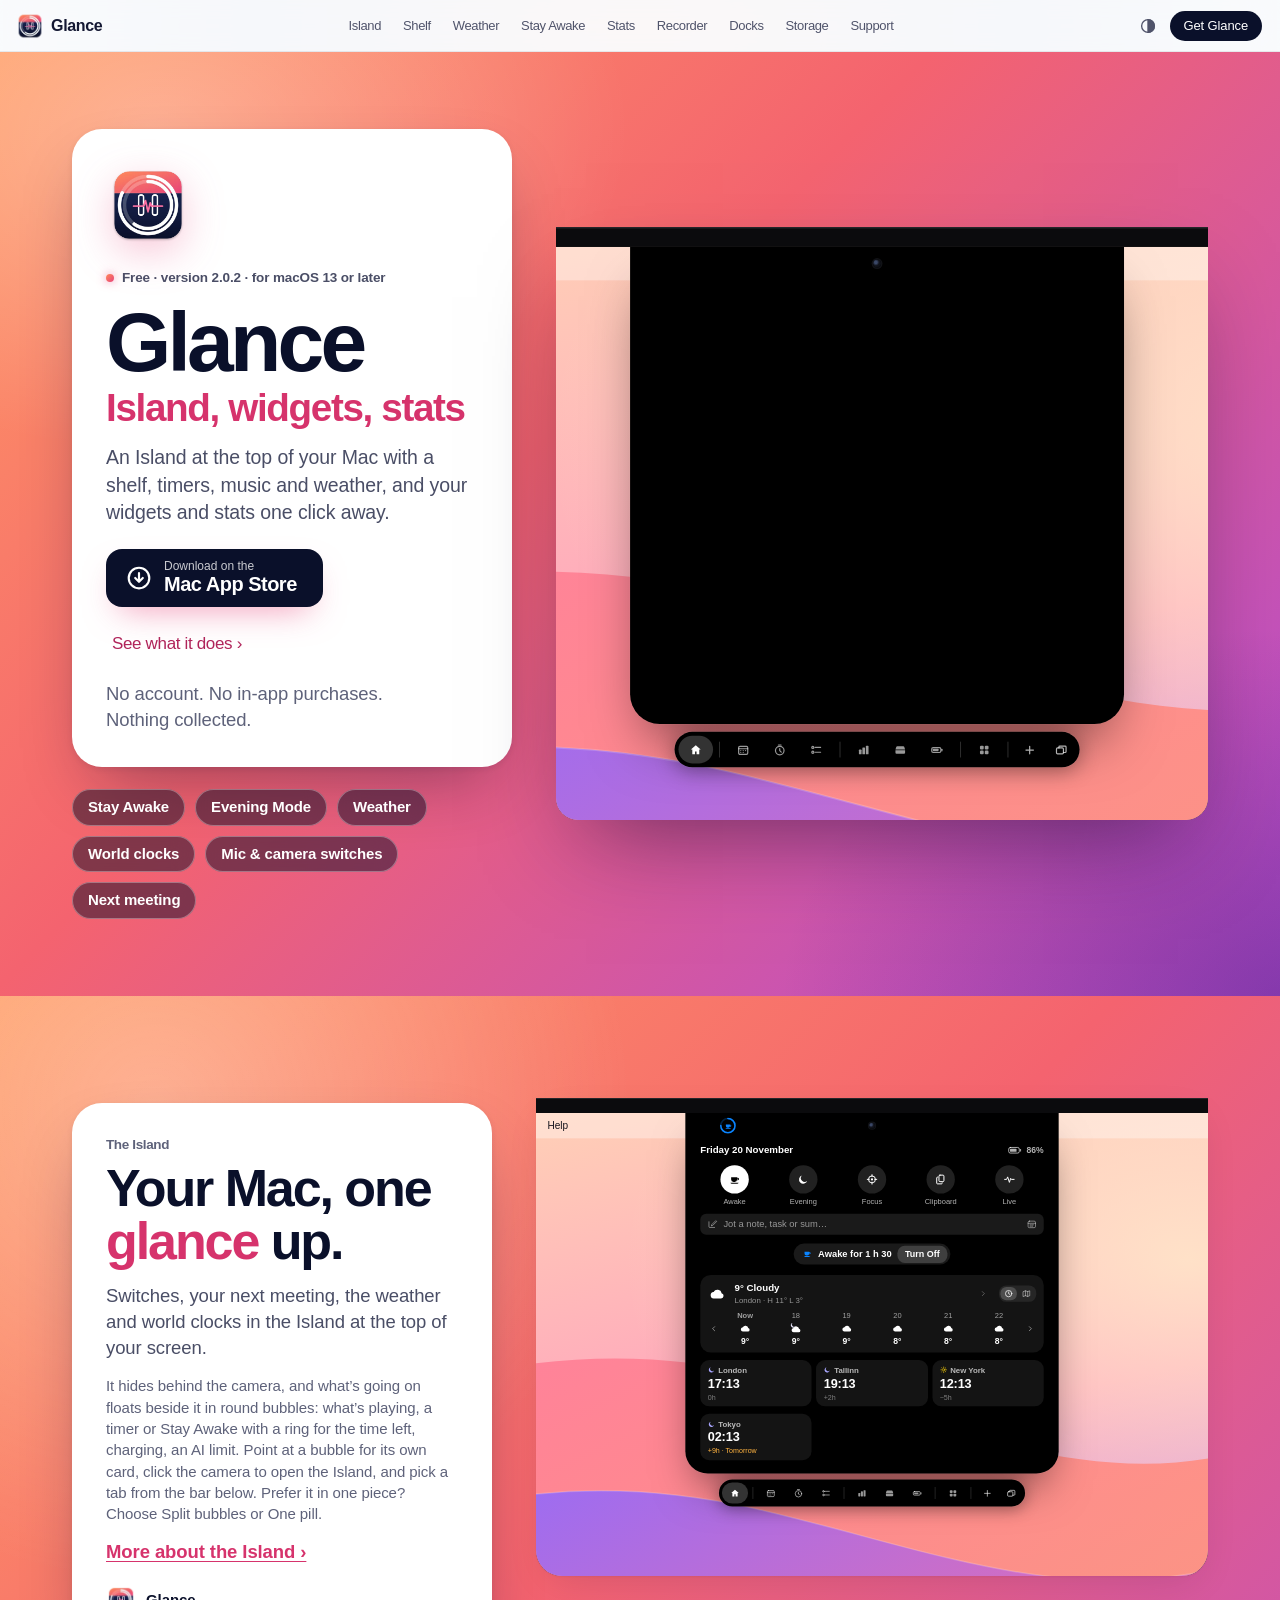
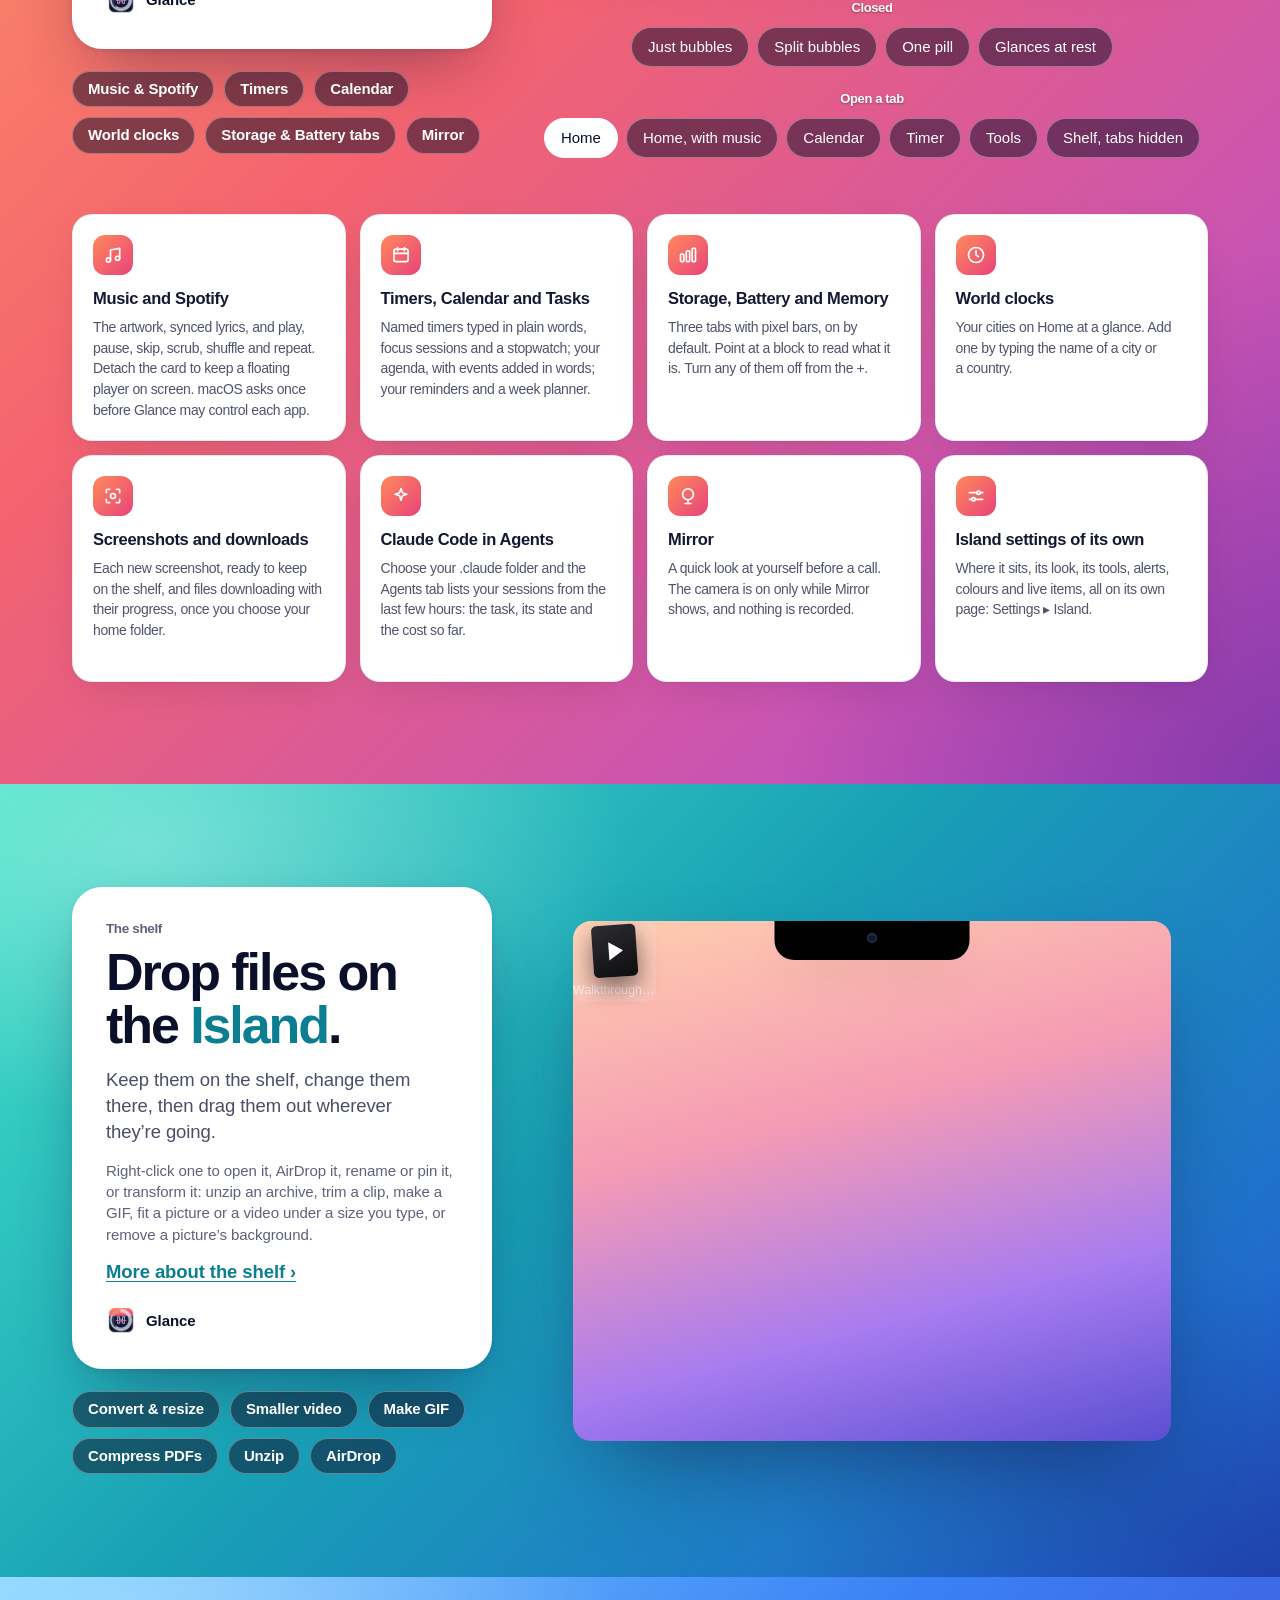
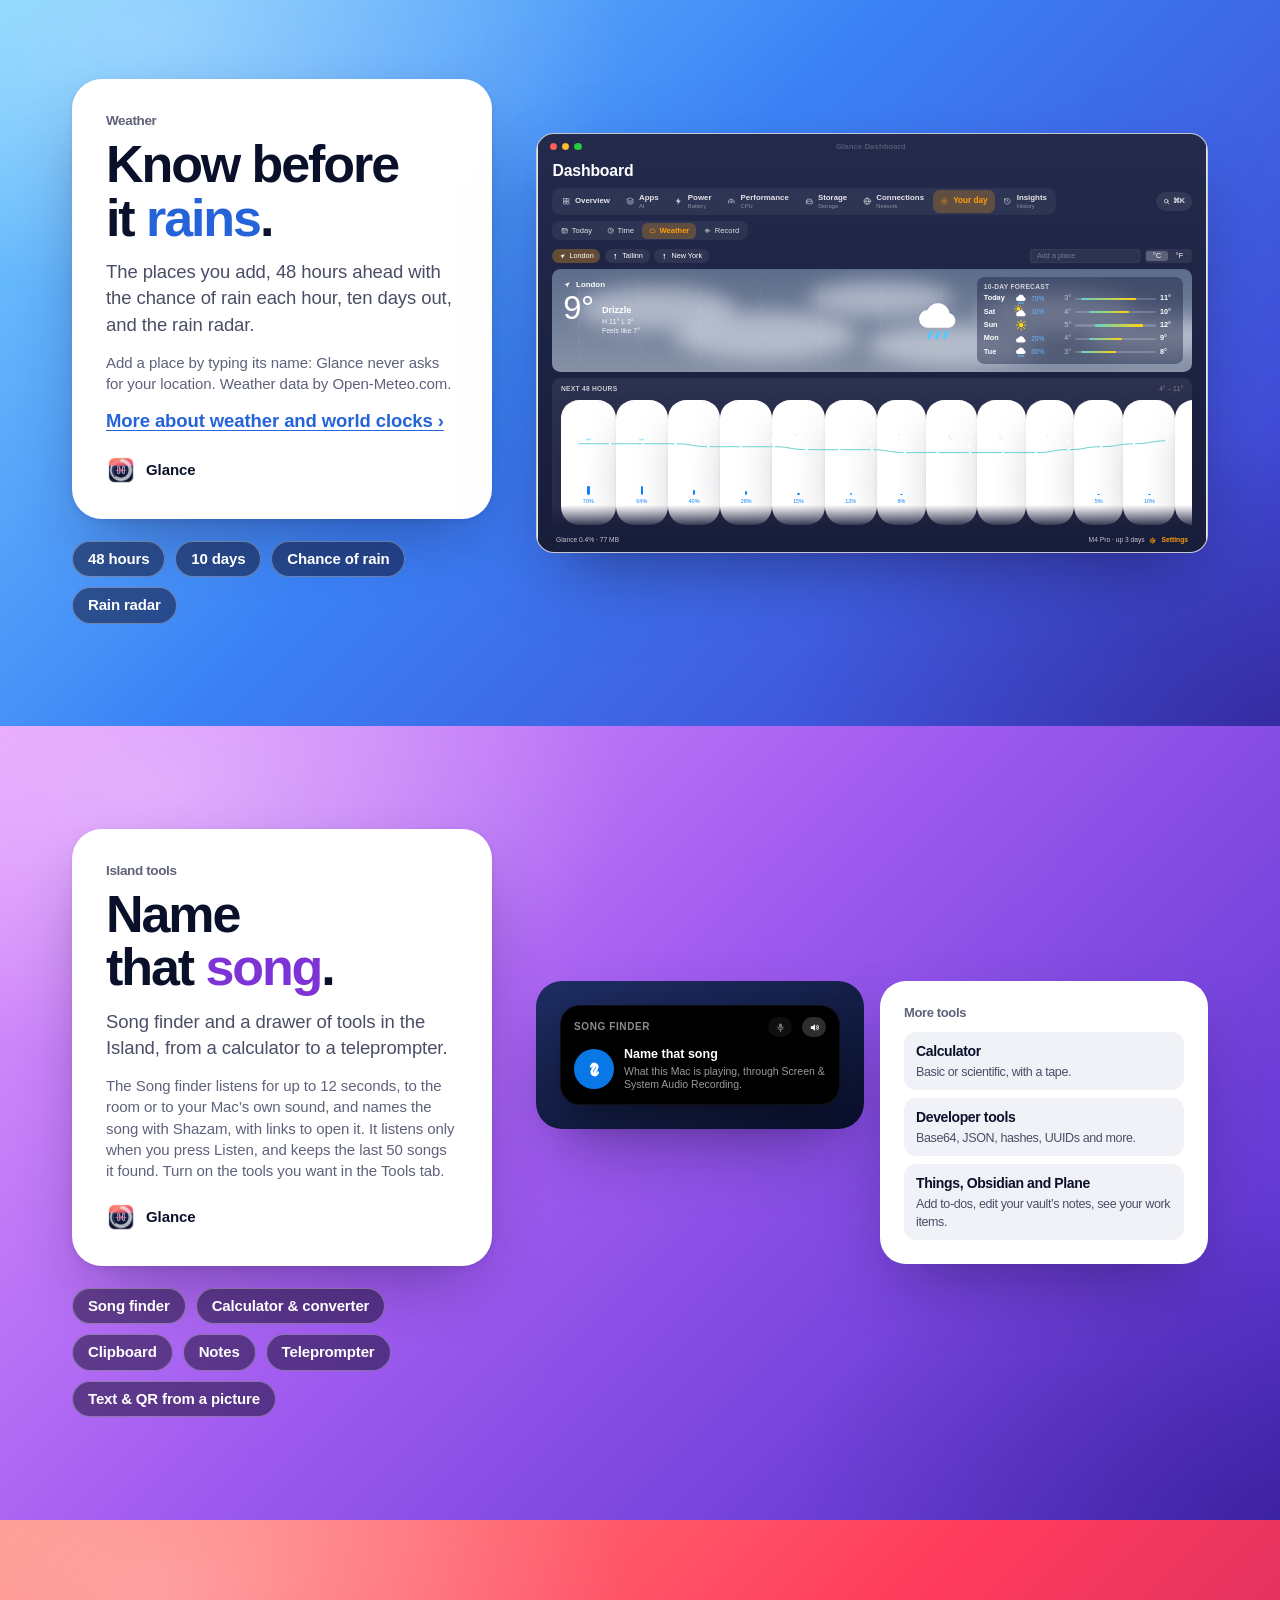
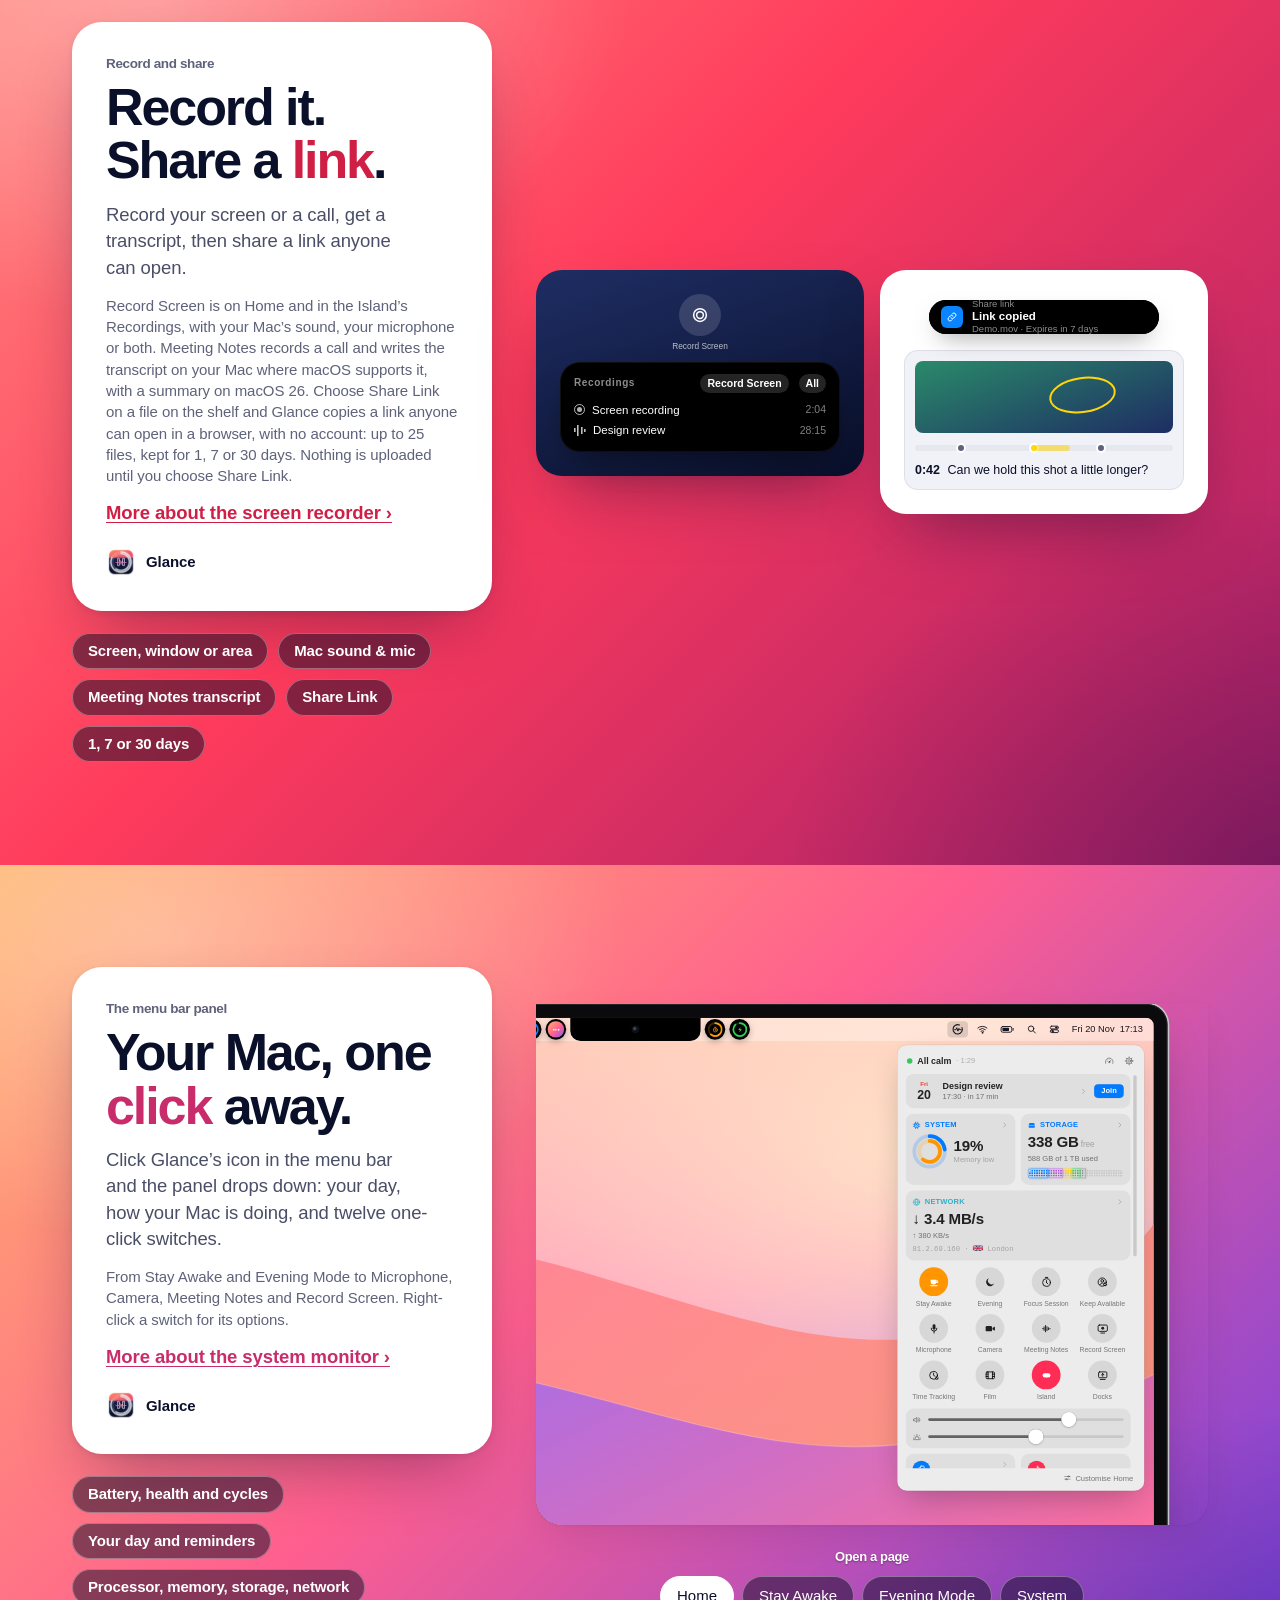
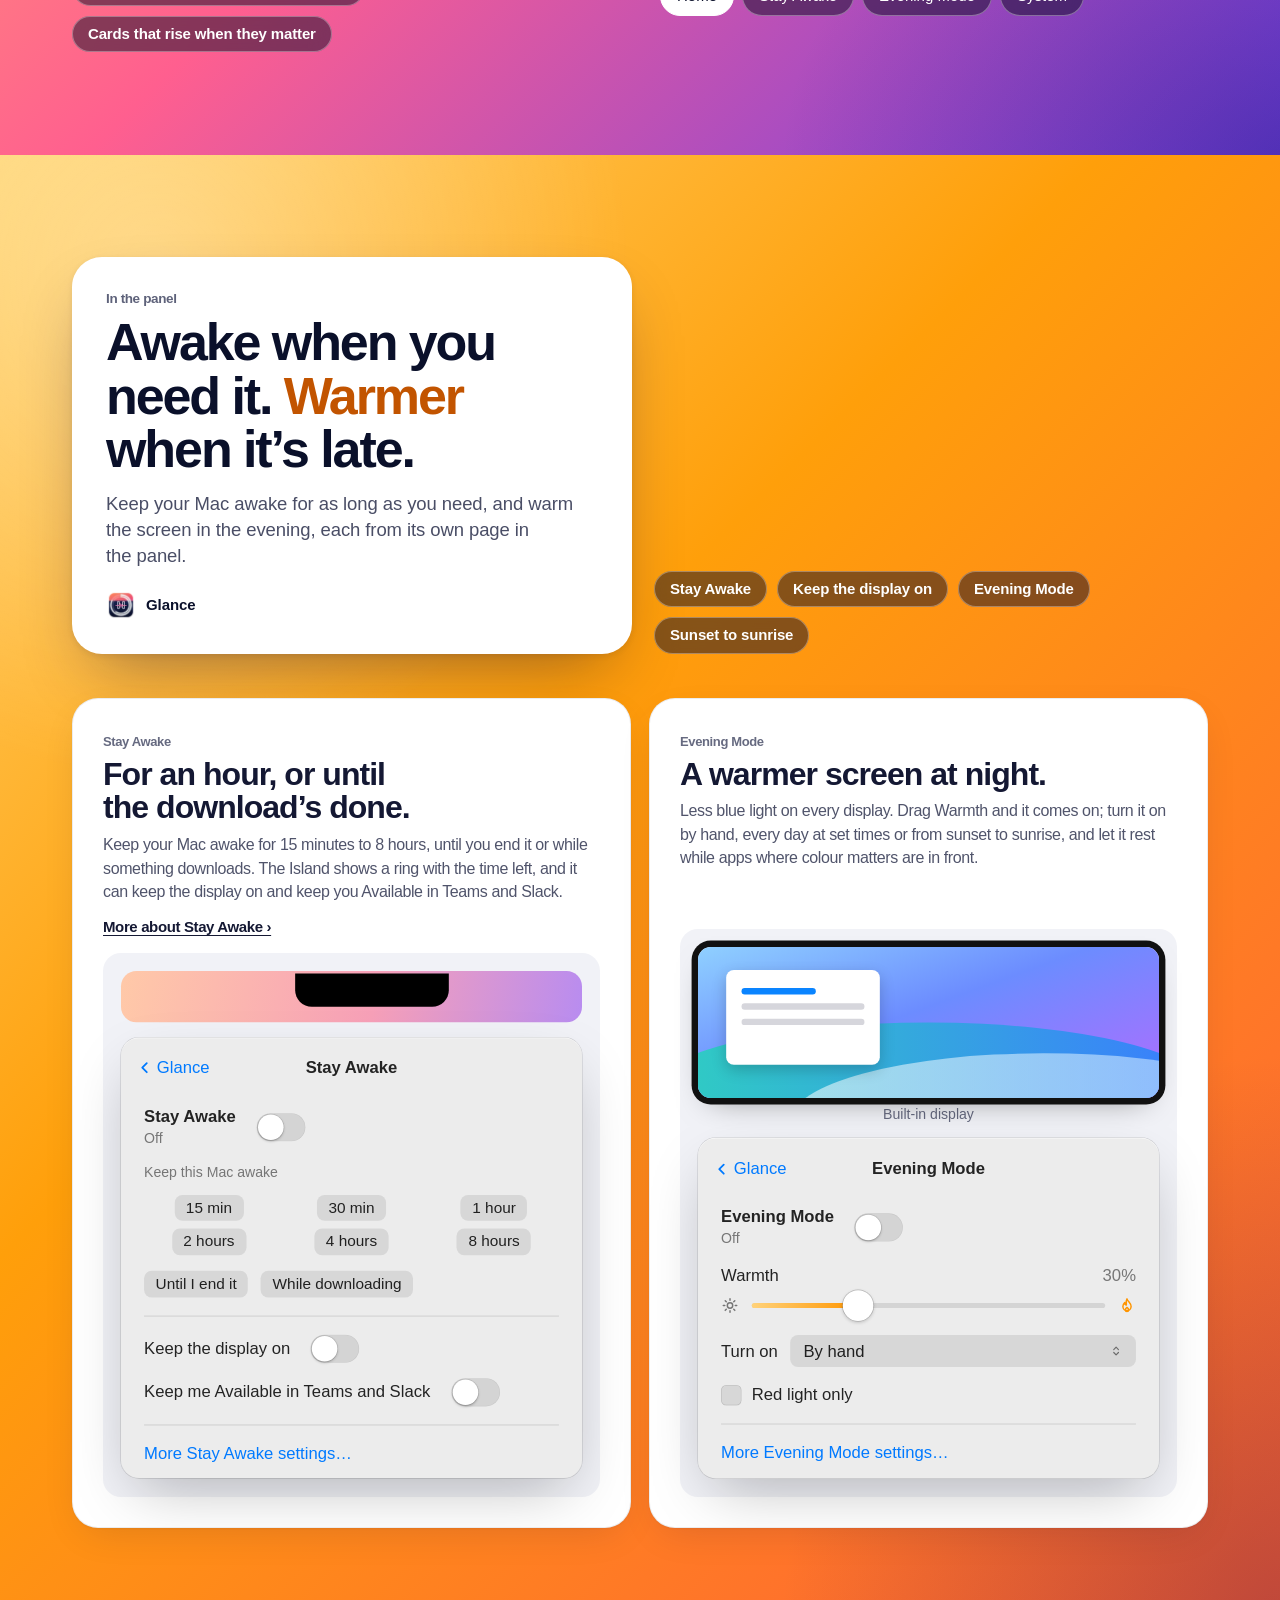
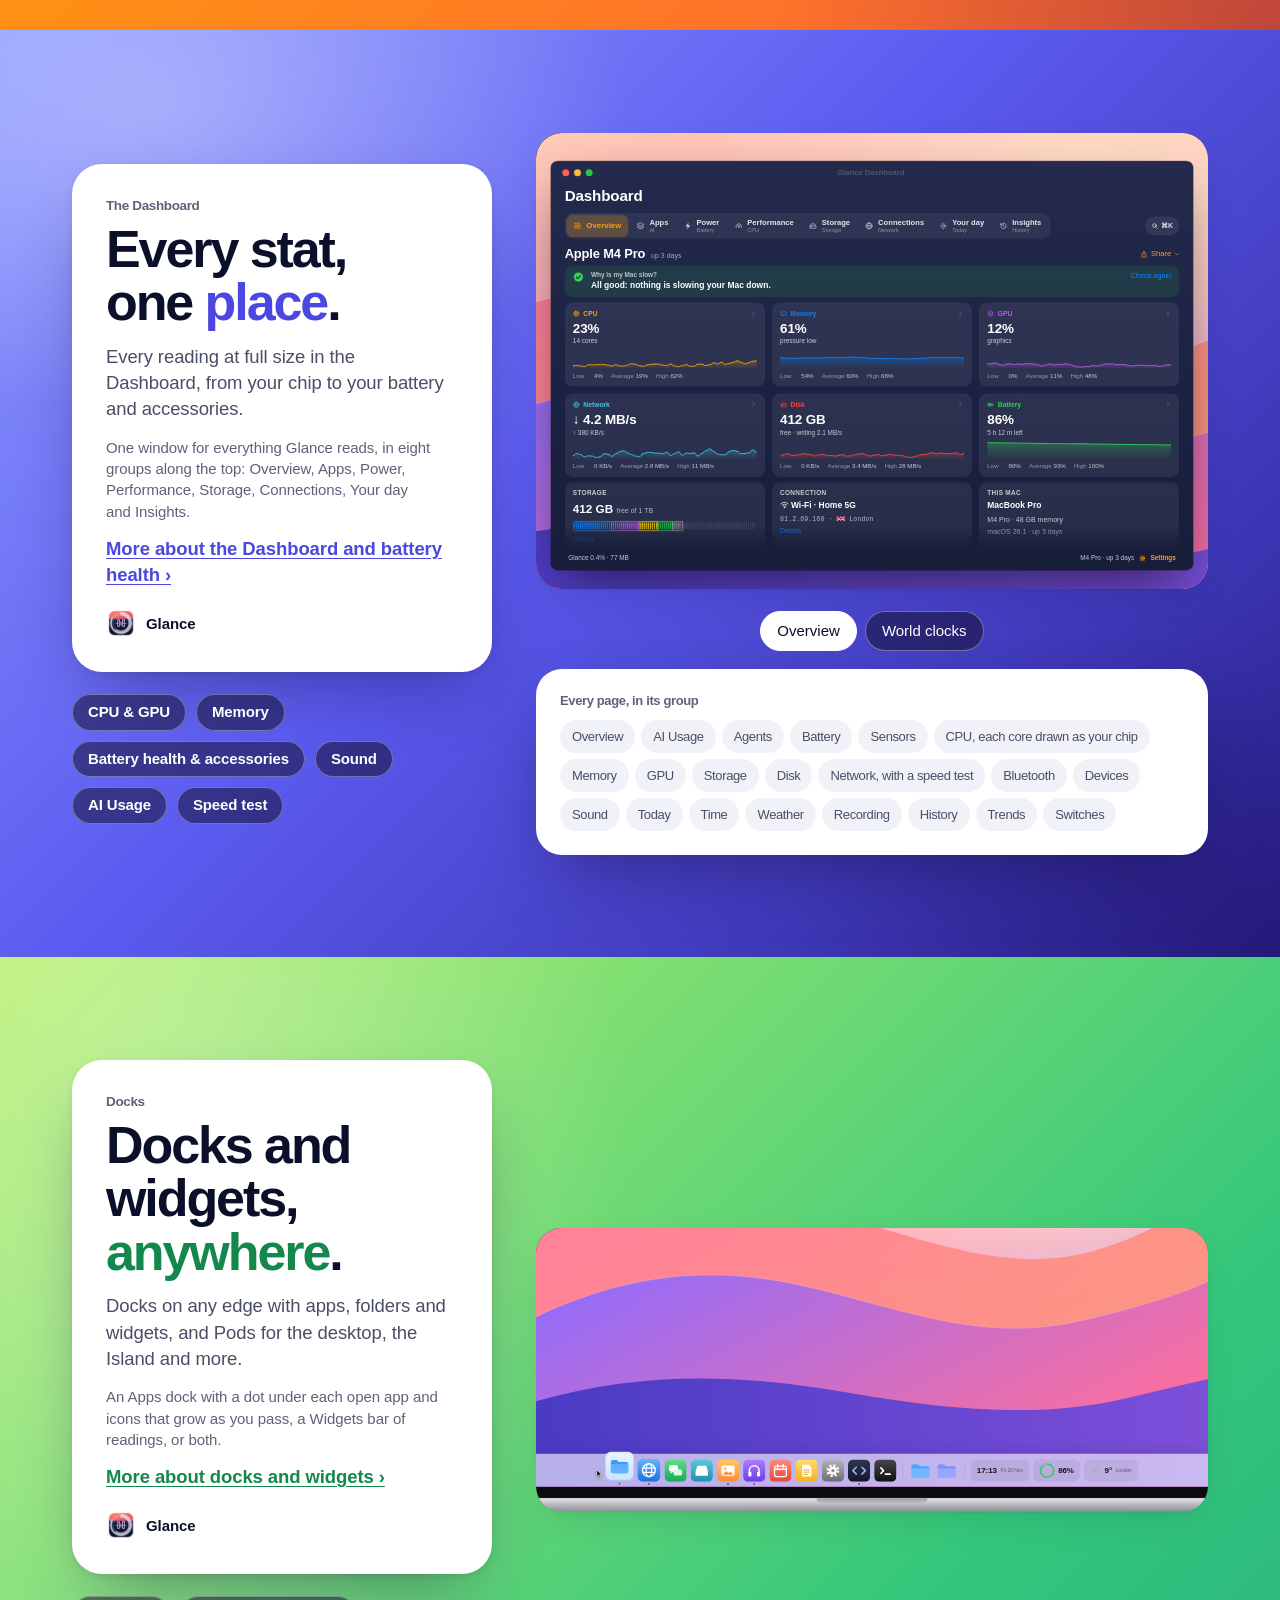
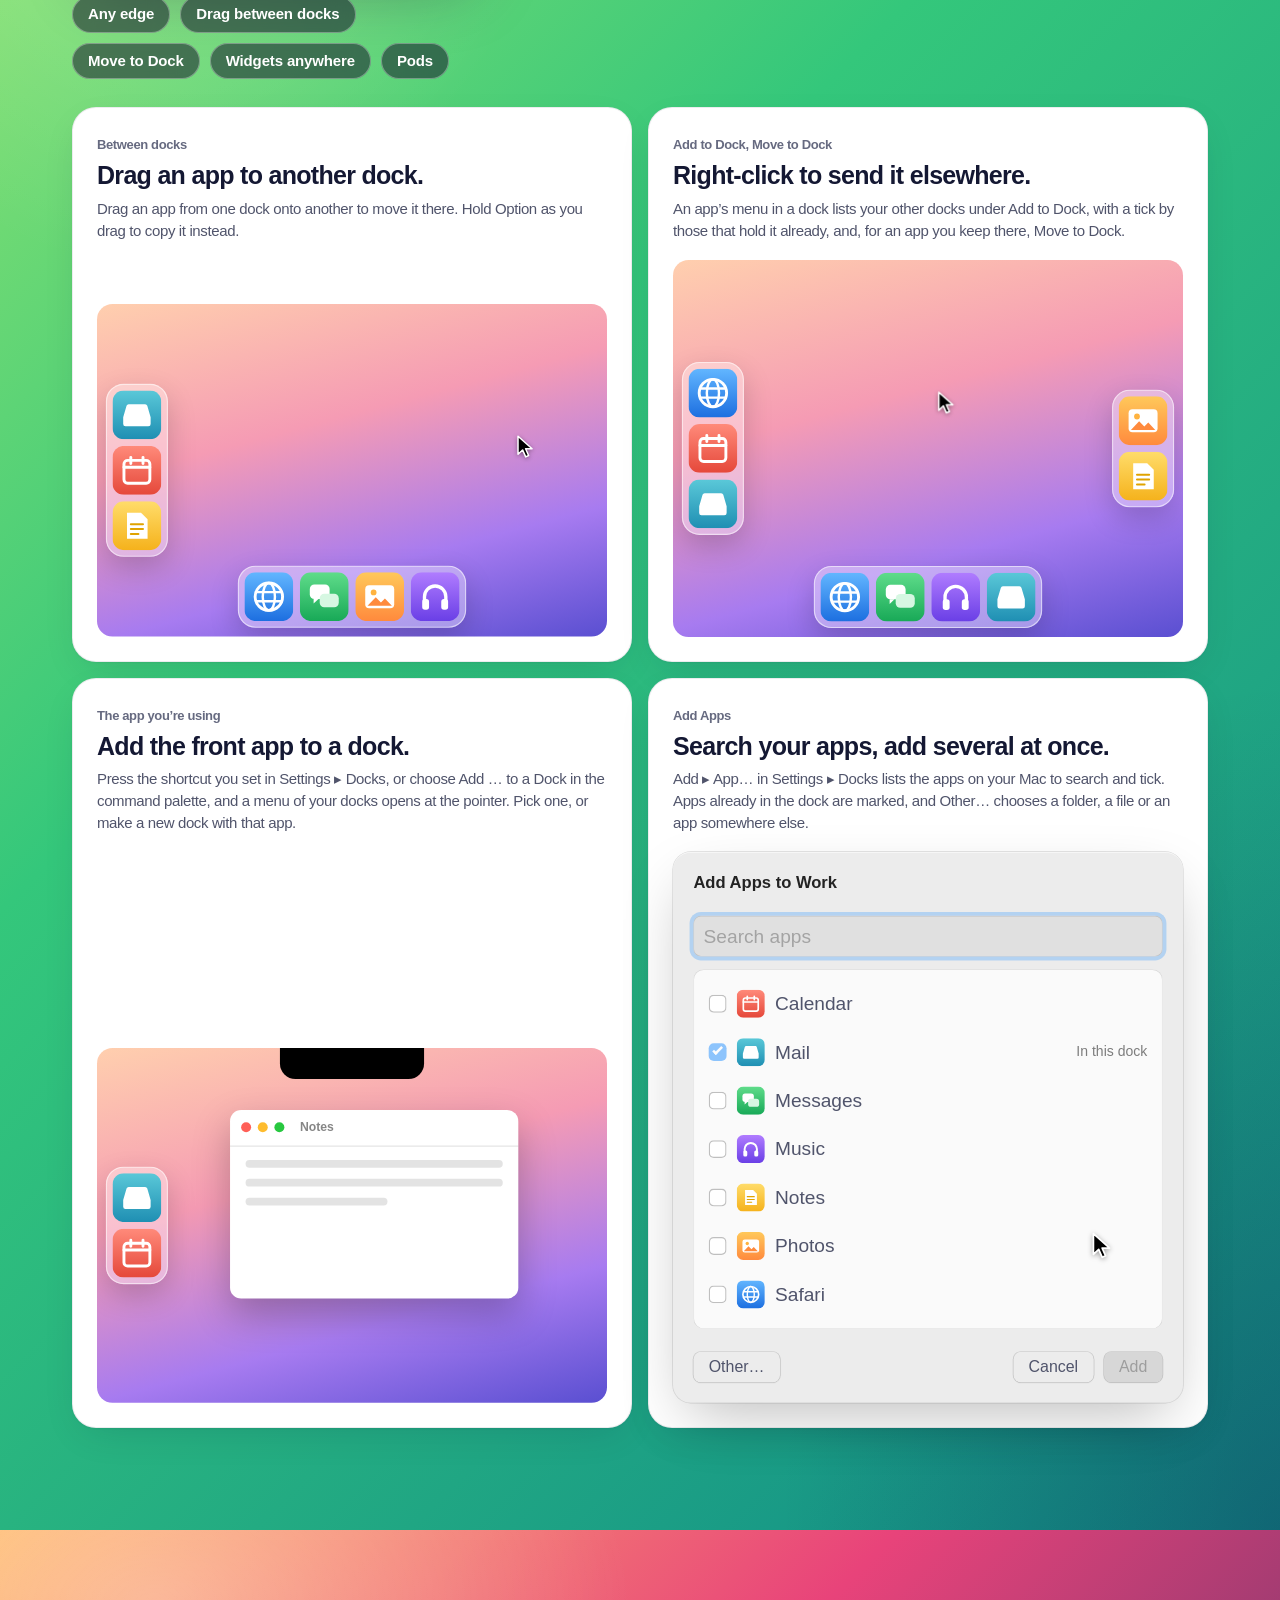
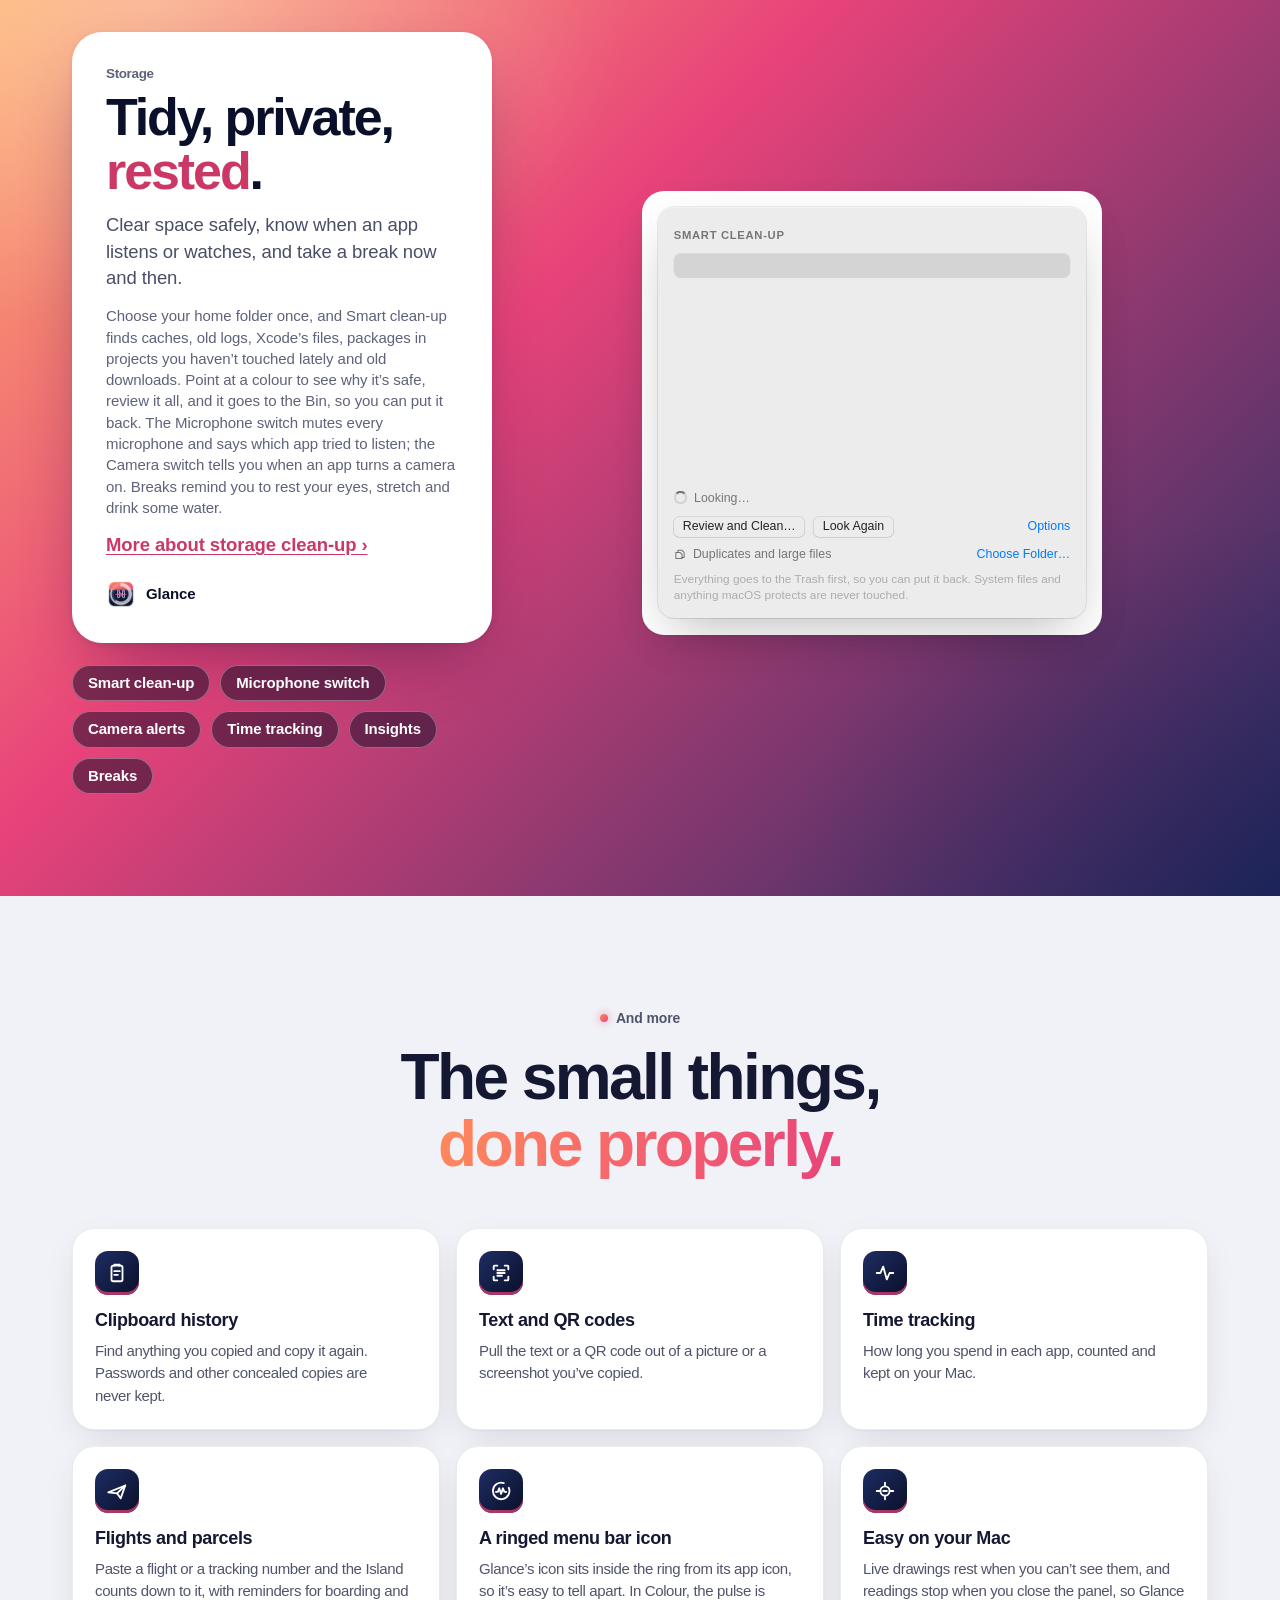
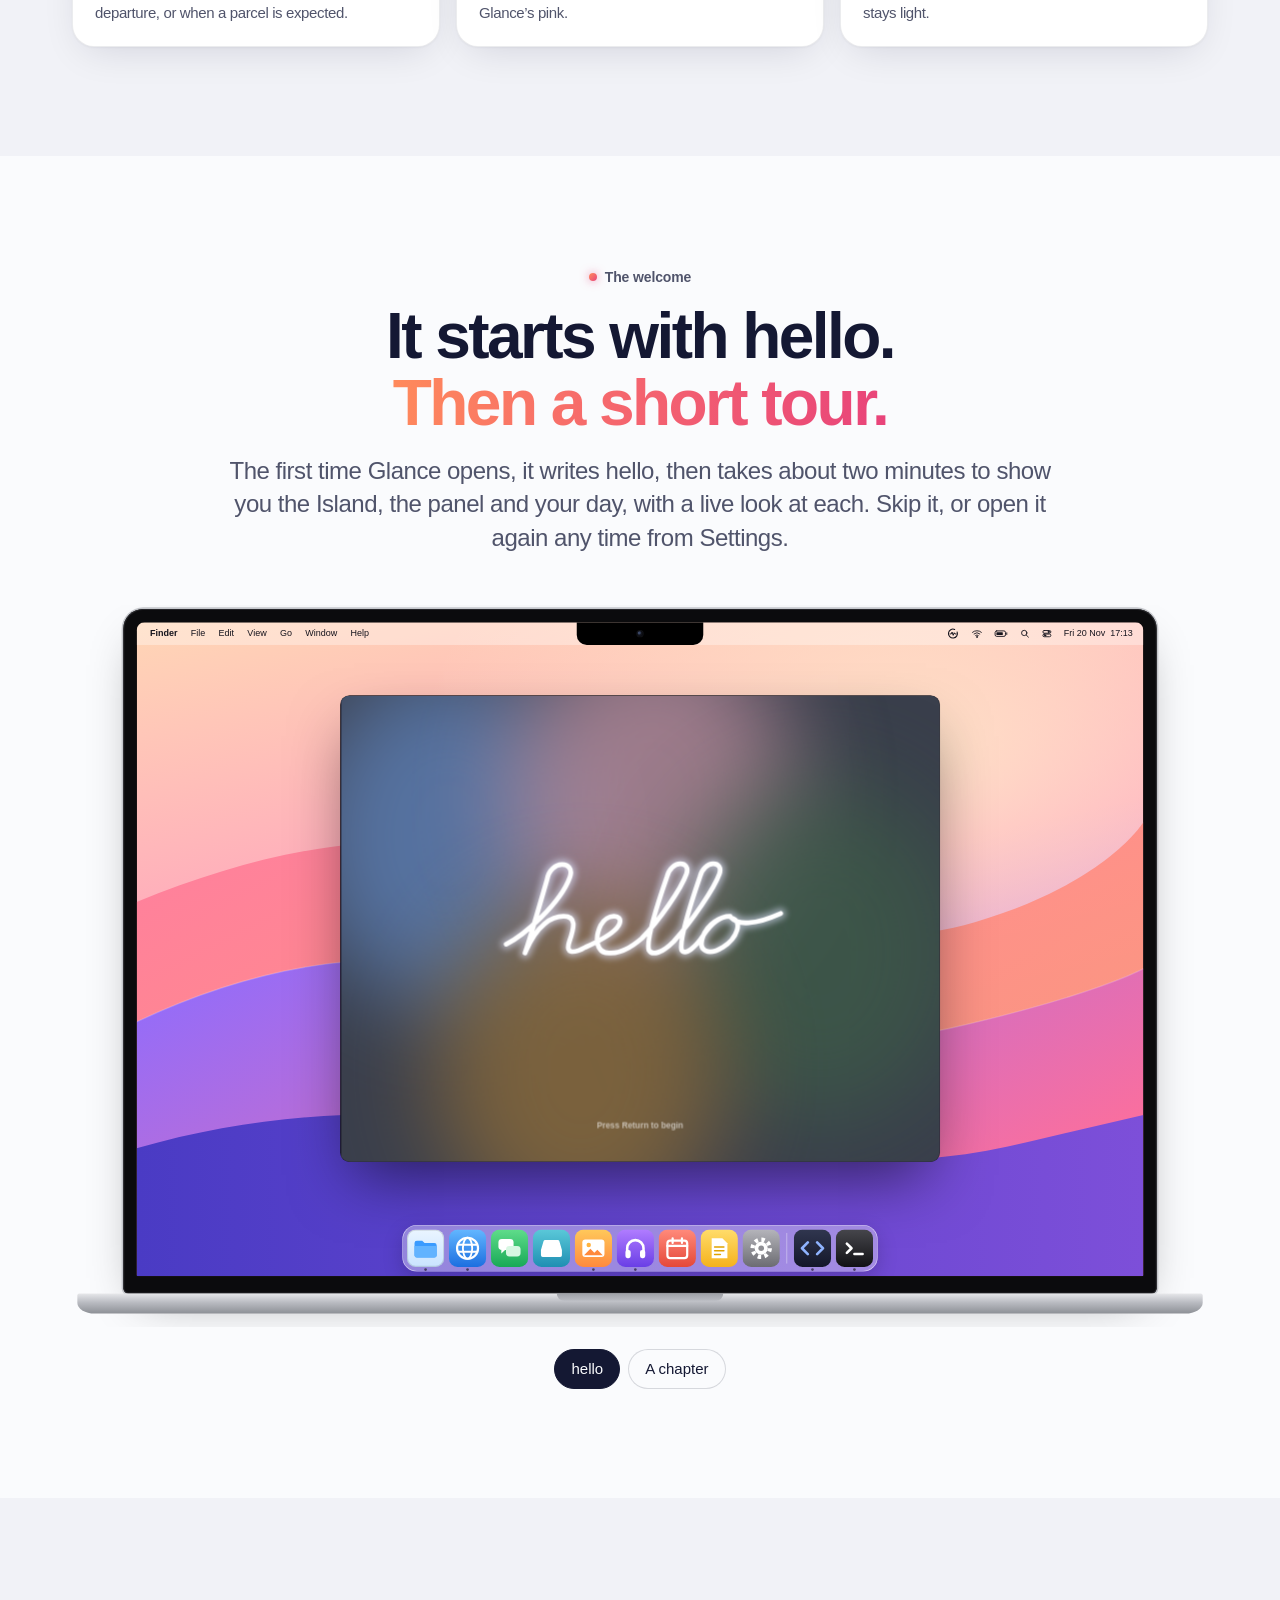
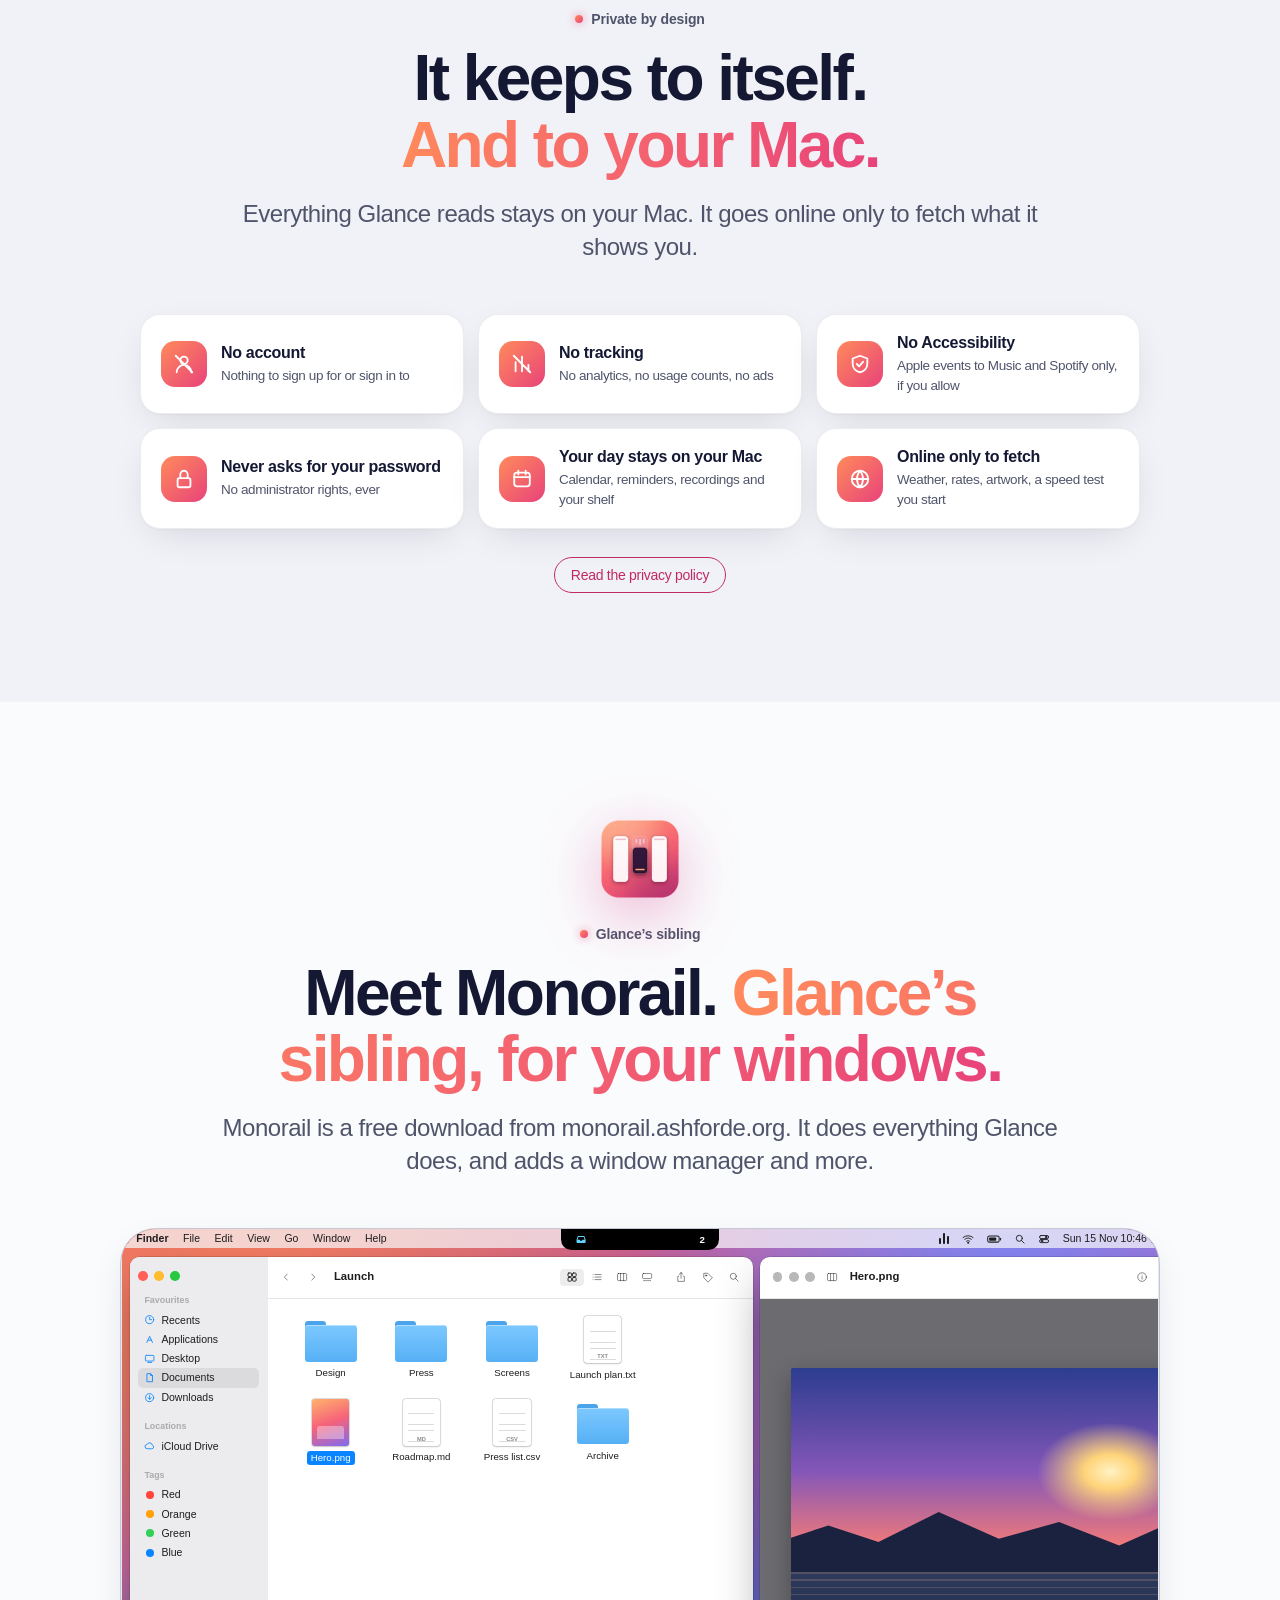
<file: index.html>
<!doctype html>
<html lang="en-GB">
<head>
<meta charset="utf-8">
<title>Glance: Island, Widgets, Stats for Mac</title>
<meta name="description" content="Glance for Mac: an Island at the top of your screen with a file shelf, timers, music and weather, plus widgets and a menu bar system monitor. On the App Store.">
<link rel="canonical" href="https://glance.ashforde.org/">
<meta property="og:title" content="Glance: Island, Widgets, Stats for Mac">
<meta property="og:description" content="Glance for Mac: an Island at the top of your screen with a file shelf, timers, music and weather, plus widgets and a menu bar system monitor. On the App Store.">
<meta property="og:type" content="website">
<meta property="og:site_name" content="Glance">
<meta property="og:url" content="https://glance.ashforde.org/">
<meta property="og:image" content="https://glance.ashforde.org/img/og.png">
<meta property="og:image:width" content="1200">
<meta property="og:image:height" content="630">
<meta property="og:image:alt" content="Glance: Island, widgets, stats. The Island open on Home: switches, a line to jot a note, Stay Awake, the weather and world clocks.">
<meta property="og:locale" content="en_GB">
<meta name="twitter:card" content="summary_large_image">
<meta name="twitter:title" content="Glance: Island, Widgets, Stats for Mac">
<meta name="twitter:description" content="Glance for Mac: an Island at the top of your screen with a file shelf, timers, music and weather, plus widgets and a menu bar system monitor. On the App Store.">
<meta name="twitter:image" content="https://glance.ashforde.org/img/og.png">
<meta name="twitter:image:alt" content="Glance: Island, widgets, stats. The Island open on Home: switches, a line to jot a note, Stay Awake, the weather and world clocks.">
<meta name="apple-itunes-app" content="app-id=6832553480">
<meta name="viewport" content="width=device-width, initial-scale=1, viewport-fit=cover">
<link rel="icon" href="/favicon.ico" sizes="48x48">
<link rel="icon" type="image/png" sizes="32x32" href="/icons/icon-32.png">
<link rel="icon" type="image/png" sizes="16x16" href="/icons/icon-16.png">
<link rel="apple-touch-icon" href="/apple-touch-icon.png">
<link rel="manifest" href="/site.webmanifest">
<meta name="theme-color" content="#FAFBFD">
<meta name="color-scheme" content="light dark">
<link rel="preload" href="/assets/icon-312.webp" as="image" fetchpriority="high">
<link rel="stylesheet" href="/ui/site.css">
<script>
/* Before the first paint: the appearance chosen on this browser, so nothing flashes. */
(() => { const d = document.documentElement; let m = null; d.classList.add('js');
  try { m = localStorage.getItem('glance-mode'); } catch (e) {}
  d.dataset.scheme = m === 'light' || m === 'dark' ? m : (matchMedia('(prefers-color-scheme: dark)').matches ? 'dark' : 'light'); })();
</script>
<script src="/ui/site.js" defer></script>
<link rel="stylesheet" href="/ui/home.css">
<link rel="stylesheet" href="/ui/mocks.css" media="print" onload="this.media='all'">
<link rel="stylesheet" href="/ui/mac.css">
<link rel="stylesheet" href="/ui/stage.css">
<link rel="stylesheet" href="/ui/tiles.css" media="print" onload="this.media='all'">
<link rel="stylesheet" href="/ui/live.css" media="print" onload="this.media='all'">
<script src="/ui/home.js" defer></script>
<script src="/ui/mocks.js" defer></script>
<script src="/ui/screens.js" defer></script>
<script src="/ui/mac.js" defer></script>
<script src="/ui/tiles.js" defer></script>
<script src="/ui/live.js" defer></script>
<noscript><link rel="stylesheet" href="/ui/mocks.css"><link rel="stylesheet" href="/ui/tiles.css"><link rel="stylesheet" href="/ui/live.css"></noscript>
</head>
<body>
<a class="skip" href="#main">Skip to content</a>
<div class="ambient" aria-hidden="true"></div>
<header class="top">
  <div class="bar">
    <a class="brand" href="/"><img src="/assets/icon-64.webp" alt="" width="28" height="28">Glance</a>
    <nav aria-label="Main"><a href="/island/">Island</a><a href="/shelf/">Shelf</a><a href="/weather-and-world-clocks/">Weather</a><a href="/stay-awake/">Stay Awake</a><a href="/system-monitor/">Stats</a><a href="/screen-recorder/">Recorder</a><a href="/docks-and-widgets/">Docks</a><a href="/storage-clean-up/">Storage</a><a href="/support/">Support</a></nav>
    <span class="spacer"></span>
    <button type="button" class="iconbtn" id="theme-btn" aria-haspopup="dialog" aria-expanded="false" aria-controls="theme-pop" title="Appearance"><svg viewBox="0 0 24 24" fill="none" stroke="currentColor" stroke-width="1.8" stroke-linecap="round" stroke-linejoin="round" aria-hidden="true"><circle cx="12" cy="12" r="8.5"/><path d="M12 3.5a8.5 8.5 0 0 1 0 17z" fill="currentColor"/></svg><span class="sr">Appearance</span></button>
    <a class="store small" data-appstore href="https://apps.apple.com/app/id6832553480" aria-label="Download Glance on the Mac App Store"><svg viewBox="0 0 24 24" fill="none" stroke="currentColor" stroke-width="2" stroke-linecap="round" stroke-linejoin="round" aria-hidden="true"><circle cx="12" cy="12" r="9.5"/><path d="M12 7.5v8m0 0-3.5-3.5M12 15.5l3.5-3.5"/></svg><span><small>Download on the</small><b>Get Glance</b></span></a>
    <button type="button" class="iconbtn menu-btn" id="menu-btn" aria-expanded="false" aria-label="Menu"><svg viewBox="0 0 24 24" fill="none" stroke="currentColor" stroke-width="1.8" stroke-linecap="round" aria-hidden="true"><path d="M4 8h16M4 16h16"/></svg></button>
  </div>
  <div class="theme-pop" id="theme-pop" role="dialog" aria-label="Appearance" hidden>
    <h2>Appearance</h2>
    <div class="seg" data-mode-pick role="group" aria-label="Appearance">
      <button type="button" data-mode="auto">Automatic</button><button type="button" data-mode="light">Light</button><button type="button" data-mode="dark">Dark</button>
    </div>
    <p>Kept on this browser only.</p>
  </div>
</header>
<div class="warmth" id="warmth" aria-hidden="true"></div>

<main id="main">

<!-- 1 · What Glance is: the App Store look (ui/stage.css) -->
<section class="stg stg-hero" data-g="coral">
  <div class="wrap stg-grid">
    <div class="stg-l">
      <div class="hc"><img class="hero-icon" src="/assets/icon-312.webp" alt="The Glance icon: white rings and a pink pulse on navy" width="84" height="84" fetchpriority="high">
        <span class="eyebrow"><i></i>Free · version 2.0.2 · for macOS 13 or later</span>
        <h1 class="display">Glance <span class="by">Island, widgets, stats</span></h1>
        <p class="lede">An Island at the top of your Mac with a shelf, timers, music and weather, and your widgets and stats one click away.</p>
        <div class="ctas">
      <a class="store" data-appstore href="https://apps.apple.com/app/id6832553480" aria-label="Download Glance on the Mac App Store"><svg viewBox="0 0 24 24" fill="none" stroke="currentColor" stroke-width="2" stroke-linecap="round" stroke-linejoin="round" aria-hidden="true"><circle cx="12" cy="12" r="9.5"/><path d="M12 7.5v8m0 0-3.5-3.5M12 15.5l3.5-3.5"/></svg><span><small>Download on the</small><b>Mac App Store</b></span></a>
      <a class="btn text" href="#island">See what it does ›</a>
    </div>
        <p class="release">No account. No in-app purchases. Nothing collected.</p>
      </div>
      <ul class="chips" aria-label="Highlights"><li>Stay Awake</li><li>Evening Mode</li><li>Weather</li><li>World clocks</li><li>Mic &amp; camera switches</li><li>Next meeting</li></ul>
    </div>
    <div class="stg-r">
      <figure class="mac-fig hero-mac"><div class="mac-stage" role="img" aria-label="A drawn MacBook with a warm wallpaper. At the top, the Island hides behind the camera, with round bubbles either side for what’s playing, Stay Awake, a tea timer and charging. Then it opens on Home with its tab bar floating below: the date and battery, quick switches, a line to jot a note, Stay Awake for 1 hour 30, the weather in London and world clocks. Then it opens on Tools, a grid of illustrated icons." data-mac="hero"></div></figure>
    </div>
  </div>
</section>

<!-- 2 · The Island, with what else it holds -->
<section class="stg" data-g="coral" id="island" aria-labelledby="island-h">
  <div class="wrap stg-grid">
    <div class="stg-l rv">
      <div class="hc"><span class="k">The Island</span><h2 class="h2" id="island-h">Your Mac, one <span class="acc">glance</span> up.</h2>
        <p>Switches, your next meeting, the weather and world clocks in the Island at the top of your screen.</p>
        <p class="more">It hides behind the camera, and what’s going on floats beside it in round bubbles: what’s playing, a timer or Stay Awake with a ring for the time left, charging, an AI limit. Point at a bubble for its own card, click the camera to open the Island, and pick a tab from the bar below. Prefer it in one piece? Choose Split bubbles or One pill.</p>
        <p class="hc-more"><a href="/island/">More about the Island ›</a></p>
        <p class="app"><img src="/assets/icon-64.webp" alt="" width="30" height="30" loading="lazy">Glance</p></div>
      <ul class="chips" aria-label="Highlights"><li>Music &amp; Spotify</li><li>Timers</li><li>Calendar</li><li>World clocks</li><li>Storage &amp; Battery tabs</li><li>Mirror</li></ul>
    </div>
    <div class="stg-r rv">
      <figure class="mac-fig"><div class="mac-stage" role="img" aria-label="A drawn MacBook with the Island at the top of the screen. Closed, it hides behind the camera with round bubbles either side: what’s playing and a Stay Awake ring on the left, a tea timer and a charging ring on the right. Open, it grows into a black card with its tab bar floating below: Home, Calendar, Timer, Tasks, Insights, Storage, Battery and Tools. With the tabs hidden, a single shelf button with the number of files takes their place." data-mac="island"></div></figure>
      <p class="mac-btns-label">Closed</p>
      <div class="mac-btns" role="group" aria-label="Show the closed Island">
      <button type="button" data-mac-btn="island:bubbles" aria-pressed="true">Just bubbles</button>
      <button type="button" data-mac-btn="island:split" aria-pressed="false">Split bubbles</button>
      <button type="button" data-mac-btn="island:pill" aria-pressed="false">One pill</button>
      <button type="button" data-mac-btn="island:glances" aria-pressed="false">Glances at rest</button>
    </div>
      <p class="mac-btns-label">Open a tab</p>
      <div class="mac-btns" role="group" aria-label="Open the Island on a tab">
      <button type="button" data-mac-btn="island:home" aria-pressed="false">Home</button>
      <button type="button" data-mac-btn="island:music" aria-pressed="false">Home, with music</button>
      <button type="button" data-mac-btn="island:calendar" aria-pressed="false">Calendar</button>
      <button type="button" data-mac-btn="island:timers" aria-pressed="false">Timer</button>
      <button type="button" data-mac-btn="island:tools" aria-pressed="false">Tools</button>
      <button type="button" data-mac-btn="island:shelf" aria-pressed="false">Shelf, tabs hidden</button>
    </div>
    </div>
  </div>
  <div class="wrap stg-more">
    <div class="gx-new sg">
      <div><i><svg viewBox="0 0 24 24" fill="none" stroke="currentColor" stroke-width="2" stroke-linecap="round" stroke-linejoin="round" aria-hidden="true"><path d="M9 18V6l11-2v12"/><circle cx="6.5" cy="18" r="2.5"/><circle cx="17.5" cy="16" r="2.5"/></svg></i><b>Music and Spotify</b><p>The artwork, synced lyrics, and play, pause, skip, scrub, shuffle and repeat. Detach the card to keep a floating player on screen. macOS asks once before Glance may control each app.</p></div>
      <div><i><svg viewBox="0 0 24 24" fill="none" stroke="currentColor" stroke-width="2" stroke-linecap="round" stroke-linejoin="round" aria-hidden="true"><rect x="3.5" y="5" width="17" height="15" rx="2.5"/><path d="M3.5 10h17M8 3v4M16 3v4"/></svg></i><b>Timers, Calendar and Tasks</b><p>Named timers typed in plain words, focus sessions and a stopwatch; your agenda, with events added in words; your reminders and a week planner.</p></div>
      <div><i><svg viewBox="0 0 24 24" fill="none" stroke="currentColor" stroke-width="2" stroke-linecap="round" stroke-linejoin="round" aria-hidden="true"><rect x="3" y="11" width="4" height="9" rx="1"/><rect x="10" y="7" width="4" height="13" rx="1"/><rect x="17" y="4" width="4" height="16" rx="1"/></svg></i><b>Storage, Battery and Memory</b><p>Three tabs with pixel bars, on by default. Point at a block to read what it is. Turn any of them off from the +.</p></div>
      <div><i><svg viewBox="0 0 24 24" fill="none" stroke="currentColor" stroke-width="2" stroke-linecap="round" stroke-linejoin="round" aria-hidden="true"><circle cx="12" cy="12" r="9"/><path d="M12 7v5l3 2"/></svg></i><b>World clocks</b><p>Your cities on Home at a glance. Add one by typing the name of a city or a country.</p></div>
      <div><i><svg viewBox="0 0 24 24" fill="none" stroke="currentColor" stroke-width="2" stroke-linecap="round" stroke-linejoin="round" aria-hidden="true"><path d="M4 8V5a1 1 0 0 1 1-1h3M16 4h3a1 1 0 0 1 1 1v3M20 16v3a1 1 0 0 1-1 1h-3M8 20H5a1 1 0 0 1-1-1v-3"/><circle cx="12" cy="12" r="3"/></svg></i><b>Screenshots and downloads</b><p>Each new screenshot, ready to keep on the shelf, and files downloading with their progress, once you choose your home folder.</p></div>
      <div><i><svg viewBox="0 0 24 24" fill="none" stroke="currentColor" stroke-width="2" stroke-linecap="round" stroke-linejoin="round" aria-hidden="true"><path d="M12 3l1.8 5.2L19 10l-5.2 1.8L12 17l-1.8-5.2L5 10l5.2-1.8z"/></svg></i><b>Claude Code in Agents</b><p>Choose your .claude folder and the Agents tab lists your sessions from the last few hours: the task, its state and the cost so far.</p></div>
      <div><i><svg viewBox="0 0 24 24" fill="none" stroke="currentColor" stroke-width="2" stroke-linecap="round" stroke-linejoin="round" aria-hidden="true"><circle cx="12" cy="10" r="6.5"/><path d="M12 16.5V21M8.5 21h7"/></svg></i><b>Mirror</b><p>A quick look at yourself before a call. The camera is on only while Mirror shows, and nothing is recorded.</p></div>
      <div><i><svg viewBox="0 0 24 24" fill="none" stroke="currentColor" stroke-width="2" stroke-linecap="round" stroke-linejoin="round" aria-hidden="true"><path d="M4 8h9M17 8h3M4 16h3M11 16h9"/><circle cx="15" cy="8" r="2"/><circle cx="9" cy="16" r="2"/></svg></i><b>Island settings of its own</b><p>Where it sits, its look, its tools, alerts, colours and live items, all on its own page: Settings ▸ Island.</p></div>
    </div>
  </div>
</section>

<!-- 3 · The shelf (ui/live.js) -->
<section class="stg" data-g="teal" id="shelf" aria-labelledby="shelf-h">
  <div class="wrap stg-grid">
    <div class="stg-l rv">
      <div class="hc"><span class="k">The shelf</span><h2 class="h2" id="shelf-h">Drop files on the <span class="acc">Island</span>.</h2>
        <p>Keep them on the shelf, change them there, then drag them out wherever they’re going.</p>
        <p class="more">Right-click one to open it, AirDrop it, rename or pin it, or transform it: unzip an archive, trim a clip, make a GIF, fit a picture or a video under a size you type, or remove a picture’s background.</p>
        <p class="hc-more"><a href="/shelf/">More about the shelf ›</a></p>
        <p class="app"><img src="/assets/icon-64.webp" alt="" width="30" height="30" loading="lazy">Glance</p></div>
      <ul class="chips" aria-label="Highlights"><li>Convert &amp; resize</li><li>Smaller video</li><li>Make GIF</li><li>Compress PDFs</li><li>Unzip</li><li>AirDrop</li></ul>
    </div>
    <div class="stg-r rv">
      <div><figure class="glv-fig" role="img" aria-label="A file, Walkthrough.mov, is dragged up to the Island, which opens with a dashed drop area: Drop files to keep them on the shelf, then Let go to keep it here. Dropped, it joins Photos.zip and Logo.png on the shelf, with Share, AirDrop and Clear. Right-clicking it opens its menu, and Transform shows Trim clip, Make GIF, Smaller MP4, Fit to size…, Audio to M4A and Zip."><div data-glive="shelf"></div></figure></div>
    </div>
  </div>
</section>

<!-- 4 · Weather -->
<section class="stg" data-g="sky" id="weather" aria-labelledby="weather-h">
  <div class="wrap stg-grid">
    <div class="stg-l rv">
      <div class="hc"><span class="k">Weather</span><h2 class="h2" id="weather-h">Know before it <span class="acc">rains</span>.</h2>
        <p>The places you add, 48 hours ahead with the chance of rain each hour, ten days out, and the rain radar.</p>
        <p class="more">Add a place by typing its name: Glance never asks for your location. Weather data by Open-Meteo.com.</p>
        <p class="hc-more"><a href="/weather-and-world-clocks/">More about weather and world clocks ›</a></p>
        <p class="app"><img src="/assets/icon-64.webp" alt="" width="30" height="30" loading="lazy">Glance</p></div>
      <ul class="chips" aria-label="Highlights"><li>48 hours</li><li>10 days</li><li>Chance of rain</li><li>Rain radar</li></ul>
    </div>
    <div class="stg-r rv">
      <div class="mkg-f stg-wx" role="img" aria-label="The Weather page, under Your day: London at 9° and drizzle under a moving sky, the next 48 hours with temperatures and the chance of rain, and the rain radar." style="aspect-ratio:16/10"><div class="mk-stage" data-mock="weather"></div></div>
    </div>
  </div>
</section>

<!-- 5 · Island tools and the Song finder (ui/tiles.js) -->
<section class="stg" data-g="violet" id="tools" aria-labelledby="tools-h">
  <div class="wrap stg-grid">
    <div class="stg-l rv">
      <div class="hc"><span class="k">Island tools</span><h2 class="h2" id="tools-h">Name that <span class="acc">song</span>.</h2>
        <p>Song finder and a drawer of tools in the Island, from a calculator to a teleprompter.</p>
        <p class="more">The Song finder listens for up to 12 seconds, to the room or to your Mac’s own sound, and names the song with Shazam, with links to open it. It listens only when you press Listen, and keeps the last 50 songs it found. Turn on the tools you want in the Tools tab.</p>
        <p class="app"><img src="/assets/icon-64.webp" alt="" width="30" height="30" loading="lazy">Glance</p></div>
      <ul class="chips" aria-label="Highlights"><li>Song finder</li><li>Calculator &amp; converter</li><li>Clipboard</li><li>Notes</li><li>Teleprompter</li><li>Text &amp; QR from a picture</li></ul>
    </div>
    <div class="stg-r rv">
      <div class="stg-pair"><div class="stg-panel navy"><div class="t9 t9-song" data-t9="song" aria-hidden="true">
          <div class="t9-isl">
            <p class="t9-h"><b>SONG FINDER</b><span class="src"><svg viewBox="0 0 24 24" class="f"><rect x="9" y="3" width="6" height="11" rx="3"/><path d="M6 11a6 6 0 0 0 12 0M12 17v4" fill="none"/></svg></span><span class="src on"><svg viewBox="0 0 24 24" class="f"><path d="M4 9h4l5-4v14l-5-4H4z"/><path d="M16 9a4 4 0 0 1 0 6M18.5 6.5a7.5 7.5 0 0 1 0 11" fill="none"/></svg></span></p>
            <div class="t9-listen"><span class="t9-go"><svg class="rg" viewBox="0 0 40 40"><circle cx="20" cy="20" r="17.5" pathLength="100"/></svg><svg class="sz" viewBox="0 0 24 24"><path d="M14.3 4.2a5.4 5.4 0 0 1 2.2 7.3l-3.3 6a1.6 1.6 0 0 1-2.8-1.6l3.3-6a2.2 2.2 0 0 0-3.9-2.1l-.6 1.1a1.6 1.6 0 1 1-2.8-1.6l.6-1.1a5.4 5.4 0 0 1 7.3-2zM9.7 19.8a5.4 5.4 0 0 1-2.2-7.3l3.3-6a1.6 1.6 0 0 1 2.8 1.6l-3.3 6a2.2 2.2 0 0 0 3.9 2.1l.6-1.1a1.6 1.6 0 1 1 2.8 1.6l-.6 1.1a5.4 5.4 0 0 1-7.3 2z"/></svg><svg class="st" viewBox="0 0 24 24"><rect x="7" y="7" width="10" height="10" rx="2"/></svg></span>
              <span><b class="a">Name that song</b><b class="b">Listening</b><small class="a">What this Mac is playing, through Screen &amp; System Audio Recording.</small><small class="b">Listening to this Mac’s sound…</small></span></div>
            <div class="t9-card"><span class="art"></span><span><b>Northern Lights</b><small>The Harbour Trio</small><span class="pl"><i>Apple Music</i><i>Shazam</i><i>Spotify</i><i>Copy</i></span></span></div>
          </div>
        </div></div><div class="stg-panel"><b class="stg-cap">More tools</b><ul class="g9-list">
          <li><b>Calculator</b><span>Basic or scientific, with a tape.</span></li>
          <li><b>Developer tools</b><span>Base64, JSON, hashes, UUIDs and more.</span></li>
          <li><b>Things, Obsidian and Plane</b><span>Add to-dos, edit your vault’s notes, see your work items.</span></li>
        </ul></div></div>
    </div>
  </div>
</section>

<!-- 6 · Record and share (ui/tiles.js) -->
<section class="stg" data-g="red" id="record" aria-labelledby="record-h">
  <div class="wrap stg-grid">
    <div class="stg-l rv">
      <div class="hc"><span class="k">Record and share</span><h2 class="h2" id="record-h">Record it. Share a <span class="acc">link</span>.</h2>
        <p>Record your screen or a call, get a transcript, then share a link anyone can open.</p>
        <p class="more">Record Screen is on Home and in the Island’s Recordings, with your Mac’s sound, your microphone or both. Meeting Notes records a call and writes the transcript on your Mac where macOS supports it, with a summary on macOS 26. Choose Share Link on a file on the shelf and Glance copies a link anyone can open in a browser, with no account: up to 25 files, kept for 1, 7 or 30 days. Nothing is uploaded until you choose Share Link.</p>
        <p class="hc-more"><a href="/screen-recorder/">More about the screen recorder ›</a></p>
        <p class="app"><img src="/assets/icon-64.webp" alt="" width="30" height="30" loading="lazy">Glance</p></div>
      <ul class="chips" aria-label="Highlights"><li>Screen, window or area</li><li>Mac sound &amp; mic</li><li>Meeting Notes transcript</li><li>Share Link</li><li>1, 7 or 30 days</li></ul>
    </div>
    <div class="stg-r rv">
      <div class="stg-pair"><div class="stg-panel navy"><div class="t9 t9-grec" data-t9="grec" aria-hidden="true">
          <div class="t9-gsw"><span class="c"><svg viewBox="0 0 24 24"><circle cx="12" cy="12" r="8.5"/><circle cx="12" cy="12" r="4.5" class="f"/></svg></span><small data-gcap>Record Screen</small></div>
          <div class="t9-isl">
            <p class="t9-h"><b>Recordings</b><span class="t9-cs idle"><i>Record Screen</i></span><span class="t9-cs live"><i>Pause</i><i>Stop · <em data-rt>0:00</em></i></span><span class="t9-cs"><i>All</i></span></p>
            <p class="t9-irow new"><i class="rc"></i><span>Screen recording</span><em>0:05</em></p>
            <p class="t9-irow"><i class="rc"></i><span>Screen recording</span><em>2:04</em></p>
            <p class="t9-irow"><i class="wv"></i><span>Design review</span><em>28:15</em></p>
          </div>
        </div></div><div class="stg-panel"><div class="t9 t9-share" data-t9="share" aria-hidden="true">
          <div class="t9-pill"><span class="t9-ring"><svg viewBox="0 0 36 36"><circle cx="18" cy="18" r="15"/><circle class="f" cx="18" cy="18" r="15" pathLength="100"/></svg></span><b>Sharing Demo.mov</b>
            <span class="t9-ban"><i><svg viewBox="0 0 24 24"><path d="M10 14a4 4 0 0 0 5.7 0l3-3a4 4 0 0 0-5.7-5.7l-1 1"/><path d="M14 10a4 4 0 0 0-5.7 0l-3 3a4 4 0 0 0 5.7 5.7l1-1"/></svg></i><span><small>Share link</small><b>Link copied</b><small>Demo.mov · Expires in 7 days</small></span></span></div>
          <div class="g9-share"><div class="rev"><div class="frame"><span class="ink"></span></div><div class="tl"><i style="left:18%"></i><i class="on" style="left:46%"></i><i style="left:72%"></i><span></span></div><p><b>0:42</b> Can we hold this shot a little longer?</p></div></div>
        </div></div></div>
    </div>
  </div>
</section>

<!-- 7 · The menu bar panel -->
<section class="stg" data-g="sunset" id="panel" aria-labelledby="panel-h">
  <div class="wrap stg-grid">
    <div class="stg-l rv">
      <div class="hc"><span class="k">The menu bar panel</span><h2 class="h2" id="panel-h">Your Mac, one <span class="acc">click</span> away.</h2>
        <p>Click Glance’s icon in the menu bar and the panel drops down: your day, how your Mac is doing, and twelve one-click switches.</p>
        <p class="more">From Stay Awake and Evening Mode to Microphone, Camera, Meeting Notes and Record Screen. Right-click a switch for its options.</p>
        <p class="hc-more"><a href="/system-monitor/">More about the system monitor ›</a></p>
        <p class="app"><img src="/assets/icon-64.webp" alt="" width="30" height="30" loading="lazy">Glance</p></div>
      <ul class="chips" aria-label="Highlights"><li>Battery, health and cycles</li><li>Your day and reminders</li><li>Processor, memory, storage, network</li><li>Cards that rise when they matter</li></ul>
    </div>
    <div class="stg-r rv">
      <figure class="mac-fig"><div class="mac-stage" role="img" aria-label="A drawn MacBook with Glance’s panel open below its menu bar icon. The panel shows All calm, today’s next meeting with a Join button, cards for System, Storage and Network, and twelve round switches in four columns: Stay Awake (on), Evening, Focus Session, Keep Available, Microphone, Camera, Meeting Notes, Record Screen, Time Tracking, Film, Island (on) and Docks, then volume and brightness." data-mac="panel"></div></figure>
      <p class="mac-btns-label">Open a page</p>
      <div class="mac-btns" role="group" aria-label="Show a page of the panel">
      <button type="button" data-mac-btn="panel:home" aria-pressed="true">Home</button>
      <button type="button" data-mac-btn="panel:awake" aria-pressed="false">Stay Awake</button>
      <button type="button" data-mac-btn="panel:evening" aria-pressed="false">Evening Mode</button>
      <button type="button" data-mac-btn="panel:system" aria-pressed="false">System</button>
    </div>
    </div>
  </div>
</section>

<!-- 8 · Stay Awake and Evening Mode, two of the panel's pages (ui/live.js) -->
<section class="stg" data-g="orange" id="day" aria-labelledby="day-h">
  <div class="wrap stg-grid stack">
    <div class="stg-l rv">
      <div class="hc"><span class="k">In the panel</span><h2 class="h2" id="day-h">Awake when you need it. <span class="acc">Warmer</span> when it’s late.</h2>
        <p>Keep your Mac awake for as long as you need, and warm the screen in the evening, each from its own page in the panel.</p>
        <p class="app"><img src="/assets/icon-64.webp" alt="" width="30" height="30" loading="lazy">Glance</p></div>
      <ul class="chips" aria-label="Highlights"><li>Stay Awake</li><li>Keep the display on</li><li>Evening Mode</li><li>Sunset to sunrise</li></ul>
    </div>
    <div class="stg-r rv">
      <div class="gx-pair">
      <div class="gx-card rv" id="awake">
        <div><span class="k">Stay Awake</span><h3>For an hour, or until the download’s done.</h3>
          <p class="desc">Keep your Mac awake for 15 minutes to 8 hours, until you end it or while something downloads. The Island shows a ring with the time left, and it can keep the display on and keep you Available in Teams and Slack.</p>
          <p class="hc-more"><a href="/stay-awake/">More about Stay Awake ›</a></p></div>
        <figure class="glv-fig" role="img" aria-label="Glance’s Stay Awake page in the menu bar panel: the pointer clicks 1 hour, the Stay Awake switch comes on and reads On for 1 h, a blue Stay Awake ring appears beside the Island, the time counts down to 59 and 58 minutes, and Keep the display on is switched on."><div data-glive="awake"></div></figure>
      </div>
      <div class="gx-card rv" id="evening">
        <div><span class="k">Evening Mode</span><h3>A warmer screen at night.</h3>
          <p class="desc">Less blue light on every display. Drag Warmth and it comes on; turn it on by hand, every day at set times or from sunset to sunrise, and let it rest while apps where colour matters are in front.</p></div>
        <figure class="glv-fig" role="img" aria-label="Glance’s Evening Mode page: the pointer drags Warmth from 30% to 60%, which turns Evening Mode on now, until you turn it off, and the display above warms; then Turn on is changed from By hand to Sunset to sunrise."><div data-glive="evening"></div></figure>
      </div>
    </div>
    </div>
  </div>
</section>

<!-- 9 · The Dashboard -->
<section class="stg" data-g="indigo" id="dashboard" aria-labelledby="dashboard-h">
  <div class="wrap stg-grid">
    <div class="stg-l rv">
      <div class="hc"><span class="k">The Dashboard</span><h2 class="h2" id="dashboard-h">Every stat, one <span class="acc">place</span>.</h2>
        <p>Every reading at full size in the Dashboard, from your chip to your battery and accessories.</p>
        <p class="more">One window for everything Glance reads, in eight groups along the top: Overview, Apps, Power, Performance, Storage, Connections, Your day and Insights.</p>
        <p class="hc-more"><a href="/system-monitor/">More about the Dashboard and battery health ›</a></p>
        <p class="app"><img src="/assets/icon-64.webp" alt="" width="30" height="30" loading="lazy">Glance</p></div>
      <ul class="chips" aria-label="Highlights"><li>CPU &amp; GPU</li><li>Memory</li><li>Battery health &amp; accessories</li><li>Sound</li><li>AI Usage</li><li>Speed test</li></ul>
    </div>
    <div class="stg-r rv">
      <figure class="mac-fig"><div class="mac-stage" role="img" aria-label="A drawn MacBook with Glance’s Dashboard open as a window on the desktop: its Overview answers “Why is my Mac slow?” with all good, above tiles for CPU, memory, GPU, network, disk and battery with their charts, then storage, the connection and this Mac." data-mac="dash"></div></figure>
      <div class="mac-btns" role="group" aria-label="Show a page of the Dashboard">
      <button type="button" data-mac-btn="dash:overview" aria-pressed="true">Overview</button>
      <button type="button" data-mac-btn="dash:time" aria-pressed="false">World clocks</button>
    </div>
      <div class="stg-panel stg-pages"><b class="stg-cap">Every page, in its group</b>
        <ul class="gx-pages" aria-label="Every Dashboard page">
          <li>Overview</li><li>AI Usage</li><li>Agents</li><li>Battery</li><li>Sensors</li><li>CPU, each core drawn as your chip</li><li>Memory</li><li>GPU</li><li>Storage</li><li>Disk</li><li>Network, with a speed test</li><li>Bluetooth</li><li>Devices</li><li>Sound</li><li>Today</li><li>Time</li><li>Weather</li><li>Recording</li><li>History</li><li>Trends</li><li>Switches</li>
        </ul></div>
    </div>
  </div>
</section>

<!-- 10 · Docks and widgets (ui/live.js) -->
<section class="stg" data-g="green" id="docks" aria-labelledby="docks-h">
  <div class="wrap stg-grid">
    <div class="stg-l rv">
      <div class="hc"><span class="k">Docks</span><h2 class="h2" id="docks-h">Docks and widgets, <span class="acc">anywhere</span>.</h2>
        <p>Docks on any edge with apps, folders and widgets, and Pods for the desktop, the Island and more.</p>
        <p class="more">An Apps dock with a dot under each open app and icons that grow as you pass, a Widgets bar of readings, or both.</p>
        <p class="hc-more"><a href="/docks-and-widgets/">More about docks and widgets ›</a></p>
        <p class="app"><img src="/assets/icon-64.webp" alt="" width="30" height="30" loading="lazy">Glance</p></div>
      <ul class="chips" aria-label="Highlights"><li>Any edge</li><li>Drag between docks</li><li>Move to Dock</li><li>Widgets anywhere</li><li>Pods</li></ul>
    </div>
    <div class="stg-r rv">
      <figure class="mac-fig"><div class="mac-stage" role="img" aria-label="A drawn MacBook with Glance’s dock along the whole bottom edge: app icons with a dot under the open ones, two folders, then the time, the battery at 86% and the weather in London. A pointer sweeps along and the icons grow as it passes." data-mac="docks"></div></figure>
    </div>
  </div>
  <div class="wrap stg-more">
    <div class="g9 dk4">
      <article class="g9-t rv">
        <div><span class="k">Between docks</span><h3>Drag an app to another dock.</h3>
          <p>Drag an app from one dock onto another to move it there. Hold Option as you drag to copy it instead.</p></div>
        <figure class="glv-fig" role="img" aria-label="Two docks, one down the left edge with Mail, Calendar and Notes, one along the bottom with Safari, Messages, Photos and Music. Notes is dragged out of the left dock; the bottom dock opens a gap between Messages and Photos and Notes drops into it."><div data-glive="dkdrag"></div></figure>
      </article>
      <article class="g9-t rv">
        <div><span class="k">Add to Dock, Move to Dock</span><h3>Right-click to send it elsewhere.</h3>
          <p>An app’s menu in a dock lists your other docks under Add to Dock, with a tick by those that hold it already, and, for an app you keep there, Move to Dock.</p></div>
        <figure class="glv-fig" role="img" aria-label="Safari is right-clicked in the bottom dock. Its menu shows Open, Hide, Remove from Dock, Add to Dock, Move to Dock, Show in Finder and the dock’s own items. Add to Dock lists Work, ticked and greyed because it holds Safari already, and Design; Move to Dock ▸ Design is chosen, and Safari leaves the bottom dock for the dock on the right edge."><div data-glive="dkmenu"></div></figure>
      </article>
      <article class="g9-t rv">
        <div><span class="k">The app you’re using</span><h3>Add the front app to a dock.</h3>
          <p>Press the shortcut you set in Settings ▸ Docks, or choose Add … to a Dock in the command palette, and a menu of your docks opens at the pointer. Pick one, or make a new dock with that app.</p></div>
        <figure class="glv-fig" role="img" aria-label="With Notes in front, the command palette opens and add is typed; the row Add Notes to a Dock…, Choose one of your docks, or make one, is chosen. A menu opens at the pointer: Add Notes to, Work, Design, New Dock with Notes. Work is chosen, Notes joins the dock on the left edge, and the Island shows Added Notes to Work."><div data-glive="dkfront"></div></figure>
      </article>
      <article class="g9-t rv">
        <div><span class="k">Add Apps</span><h3>Search your apps, add several at once.</h3>
          <p>Add ▸ App… in Settings ▸ Docks lists the apps on your Mac to search and tick. Apps already in the dock are marked, and Other… chooses a folder, a file or an app somewhere else.</p></div>
        <figure class="glv-fig" role="img" aria-label="The Add Apps to Work sheet: a search field and a list of apps with checkboxes, Mail marked In this dock. Typing mu leaves Music; it is ticked and the Add button becomes Add 1 and is pressed. Other… and Cancel sit beside it."><div data-glive="dkpick"></div></figure>
      </article>
    </div>
  </div>
</section>

<!-- 11 · Storage, the privacy switches and breaks -->
<section class="stg" data-g="night" id="storage" aria-labelledby="storage-h">
  <div class="wrap stg-grid">
    <div class="stg-l rv">
      <div class="hc"><span class="k">Storage</span><h2 class="h2" id="storage-h">Tidy, private, <span class="acc">rested</span>.</h2>
        <p>Clear space safely, know when an app listens or watches, and take a break now and then.</p>
        <p class="more">Choose your home folder once, and Smart clean-up finds caches, old logs, Xcode’s files, packages in projects you haven’t touched lately and old downloads. Point at a colour to see why it’s safe, review it all, and it goes to the Bin, so you can put it back. The Microphone switch mutes every microphone and says which app tried to listen; the Camera switch tells you when an app turns a camera on. Breaks remind you to rest your eyes, stretch and drink some water.</p>
        <p class="hc-more"><a href="/storage-clean-up/">More about storage clean-up ›</a></p>
        <p class="app"><img src="/assets/icon-64.webp" alt="" width="30" height="30" loading="lazy">Glance</p></div>
      <ul class="chips" aria-label="Highlights"><li>Smart clean-up</li><li>Microphone switch</li><li>Camera alerts</li><li>Time tracking</li><li>Insights</li><li>Breaks</li></ul>
    </div>
    <div class="stg-r rv">
      <figure class="glv-fig stor-live" role="img" aria-label="Glance’s Smart clean-up card: Looking…, then a bar of what can be cleared draws in, 15.8 GB to get back: App caches, Xcode build files, Old downloads, Package manager caches and Old logs, each with its size. Pointing at Xcode build files explains why it’s safe to clear, then Review and Clean… is clicked."><div data-glive="clean"></div></figure>
    </div>
  </div>
</section>

<!-- 12 · The details: and more -->
<section class="s" id="more" style="background:var(--bg2)">
  <div class="wrap">
    <div class="head center rv"><span class="eyebrow"><i></i>And more</span><h2 class="h2">The small things, <span class="light-text">done properly.</span></h2></div>
    <div class="gx-more sg">
      <div><i><svg viewBox="0 0 24 24" fill="none" stroke="currentColor" stroke-width="2" stroke-linecap="round" stroke-linejoin="round" aria-hidden="true"><rect x="6" y="4" width="12" height="17" rx="2"/><path d="M9 4V3h6v1M9 10h6M9 14h4"/></svg></i><b>Clipboard history</b><p>Find anything you copied and copy it again. Passwords and other concealed copies are never kept.</p></div>
      <div><i><svg viewBox="0 0 24 24" fill="none" stroke="currentColor" stroke-width="2" stroke-linecap="round" stroke-linejoin="round" aria-hidden="true"><path d="M4 8V5a1 1 0 0 1 1-1h3M16 4h3a1 1 0 0 1 1 1v3M20 16v3a1 1 0 0 1-1 1h-3M8 20H5a1 1 0 0 1-1-1v-3M8 9h8M8 12h8M8 15h5"/></svg></i><b>Text and QR codes</b><p>Pull the text or a QR code out of a picture or a screenshot you’ve copied.</p></div>
      <div><i><svg viewBox="0 0 24 24" fill="none" stroke="currentColor" stroke-width="2" stroke-linecap="round" stroke-linejoin="round" aria-hidden="true"><path d="M3 12h4l3-7 4 14 3-7h4"/></svg></i><b>Time tracking</b><p>How long you spend in each app, counted and kept on your Mac.</p></div>
      <div><i><svg viewBox="0 0 24 24" fill="none" stroke="currentColor" stroke-width="2" stroke-linecap="round" stroke-linejoin="round" aria-hidden="true"><path d="M2.5 13.5 21 6l-5 14-4-5.5z"/><path d="m12 14.5 9-8.5"/></svg></i><b>Flights and parcels</b><p>Paste a flight or a tracking number and the Island counts down to it, with reminders for boarding and departure, or when a parcel is expected.</p></div>
      <div><i><svg viewBox="0 0 24 24" fill="none" stroke="currentColor" stroke-width="2" stroke-linecap="round" stroke-linejoin="round" aria-hidden="true"><path d="M20.5 8.5A9 9 0 1 1 15 3.4"/><path d="M6.5 13h2l1.6-4 2 6.2 2-6.2 1.6 4h2"/></svg></i><b>A ringed menu bar icon</b><p>Glance’s icon sits inside the ring from its app icon, so it’s easy to tell apart. In Colour, the pulse is Glance’s pink.</p></div>
      <div><i><svg viewBox="0 0 24 24" fill="none" stroke="currentColor" stroke-width="2" stroke-linecap="round" stroke-linejoin="round" aria-hidden="true"><path d="M12 3v3M12 18v3M3 12h3M18 12h3"/><circle cx="12" cy="12" r="5"/><path d="M10 12h4"/></svg></i><b>Easy on your Mac</b><p>Live drawings rest when you can’t see them, and readings stop when you close the panel, so Glance stays light.</p></div>
    </div>
  </div>
</section>

<!-- 13 · The welcome tour -->
<section class="s" id="tour">
  <div class="wrap">
    <div class="head center rv"><span class="eyebrow"><i></i>The welcome</span><h2 class="h2">It starts with hello. <span class="light-text">Then a short tour.</span></h2>
      <p class="lede">The first time Glance opens, it writes hello, then takes about two minutes to show you the Island, the panel and your day, with a live look at each. Skip it, or open it again any time from Settings.</p></div>
    <figure class="mac-fig rv"><div class="mac-stage" role="img" aria-label="A drawn MacBook with Glance’s welcome window. First, the word hello writes itself in glowing script over a soft blur, with Press Return to begin. Then a chapter of the tour: chapters You, Island, Panel, Your day and Done along the top, 2 of 5, about 2 minutes left, a small picture of the open Island, the title What’s happening, one glance up, two switches and a Continue button." data-mac="tour"></div></figure>
    <div class="mac-btns" role="group" aria-label="Show a page of the tour">
      <button type="button" data-mac-btn="tour:hello" aria-pressed="true">hello</button>
      <button type="button" data-mac-btn="tour:chapter" aria-pressed="false">A chapter</button>
    </div>
  </div>
</section>

<!-- 14 · Privacy -->
<section class="s" id="privacy" style="background:var(--bg2)">
  <div class="wrap">
    <div class="head center rv"><span class="eyebrow"><i></i>Private by design</span><h2 class="h2">It keeps to itself. <span class="light-text">And to your Mac.</span></h2>
      <p class="lede">Everything Glance reads stays on your Mac. It goes online only to fetch what it shows you.</p></div>
    <div class="gx-badges sg">
      <div><i><svg viewBox="0 0 24 24" fill="none" stroke="currentColor" stroke-width="2" stroke-linecap="round" stroke-linejoin="round" aria-hidden="true"><circle cx="12" cy="8" r="4"/><path d="M4 21a8 8 0 0 1 16 0M3 3l18 18"/></svg></i><span><b>No account</b><small>Nothing to sign up for or sign in to</small></span></div>
      <div><i><svg viewBox="0 0 24 24" fill="none" stroke="currentColor" stroke-width="2" stroke-linecap="round" stroke-linejoin="round" aria-hidden="true"><path d="M5 20V10M12 20V4M19 20v-7M3 3l18 18"/></svg></i><span><b>No tracking</b><small>No analytics, no usage counts, no ads</small></span></div>
      <div><i><svg viewBox="0 0 24 24" fill="none" stroke="currentColor" stroke-width="2" stroke-linecap="round" stroke-linejoin="round" aria-hidden="true"><path d="M12 3l8 3v6c0 4.5-3.4 8.3-8 9-4.6-.7-8-4.5-8-9V6z"/><path d="m8.5 12 2.5 2.5 4.5-5"/></svg></i><span><b>No Accessibility</b><small>Apple events to Music and Spotify only, if you allow</small></span></div>
      <div><i><svg viewBox="0 0 24 24" fill="none" stroke="currentColor" stroke-width="2" stroke-linecap="round" stroke-linejoin="round" aria-hidden="true"><rect x="5" y="11" width="14" height="10" rx="2"/><path d="M8 11V7a4 4 0 0 1 8 0v4"/></svg></i><span><b>Never asks for your password</b><small>No administrator rights, ever</small></span></div>
      <div><i><svg viewBox="0 0 24 24" fill="none" stroke="currentColor" stroke-width="2" stroke-linecap="round" aria-hidden="true"><rect x="3.5" y="5" width="17" height="15" rx="3"/><path d="M3.5 10h17M8 3v4M16 3v4"/></svg></i><span><b>Your day stays on your Mac</b><small>Calendar, reminders, recordings and your shelf</small></span></div>
      <div><i><svg viewBox="0 0 24 24" fill="none" stroke="currentColor" stroke-width="2" stroke-linecap="round" aria-hidden="true"><circle cx="12" cy="12" r="9"/><path d="M3 12h18M12 3a14 14 0 0 1 0 18M12 3a14 14 0 0 0 0 18"/></svg></i><span><b>Online only to fetch</b><small>Weather, rates, artwork, a speed test you start</small></span></div>
    </div>
    <p class="gx-privlink"><a class="btn glassy small" href="/privacy/">Read the privacy policy</a></p>
  </div>
</section>

<!-- 15 · The sibling: Monorail -->
<section class="s mr" id="monorail">
  <div class="wrap">
    <div class="head center rv"><img class="mr-icon" src="/assets/monorail-icon-192.webp" loading="lazy" alt="The Monorail icon: three rails on a pink gradient" width="96" height="96"><span class="eyebrow"><i></i>Glance’s sibling</span><h2 class="h2">Meet Monorail. <span class="light-text">Glance’s sibling, for your windows.</span></h2>
      <p class="lede">Monorail is a free download from monorail.ashforde.org. It does everything Glance does, and adds a window manager and more.</p></div>
    <figure class="mr-stage rv"><div class="mkg-f" role="img" aria-label="A drawn Mac desktop with Monorail: Finder, Preview and Notes side by side at full size on a strip, sliding along to the next window and back." style="aspect-ratio:16/9"><div class="mk-stage" data-mock="strip"></div></div><figcaption>Monorail’s strip: your windows side by side at full size. Move along and they slide; nothing shrinks.</figcaption></figure>
    <div class="mr-cmp sg">
      <div class="mr-col"><div class="mr-h"><img src="/assets/icon-64.webp" alt="" width="40" height="40" loading="lazy"><span><b>In Glance</b><small>Free on the Mac App Store</small></span></div><ul><li><i><svg viewBox="0 0 24 24" fill="none" stroke="currentColor" stroke-width="3" stroke-linecap="round" stroke-linejoin="round" aria-hidden="true"><path d="m5 12.5 4.5 4.5L19 7.5"/></svg></i><span>The menu bar panel and the full Dashboard</span></li><li><i><svg viewBox="0 0 24 24" fill="none" stroke="currentColor" stroke-width="3" stroke-linecap="round" stroke-linejoin="round" aria-hidden="true"><path d="m5 12.5 4.5 4.5L19 7.5"/></svg></i><span>The Island: music, the shelf, Storage, Battery and Memory</span></li><li><i><svg viewBox="0 0 24 24" fill="none" stroke="currentColor" stroke-width="3" stroke-linecap="round" stroke-linejoin="round" aria-hidden="true"><path d="m5 12.5 4.5 4.5L19 7.5"/></svg></i><span>Stay Awake and Evening Mode</span></li><li><i><svg viewBox="0 0 24 24" fill="none" stroke="currentColor" stroke-width="3" stroke-linecap="round" stroke-linejoin="round" aria-hidden="true"><path d="m5 12.5 4.5 4.5L19 7.5"/></svg></i><span>Storage clean-ups, always to the Bin</span></li><li><i><svg viewBox="0 0 24 24" fill="none" stroke="currentColor" stroke-width="3" stroke-linecap="round" stroke-linejoin="round" aria-hidden="true"><path d="m5 12.5 4.5 4.5L19 7.5"/></svg></i><span>Meeting Notes, clipboard history and docks</span></li><li><i><svg viewBox="0 0 24 24" fill="none" stroke="currentColor" stroke-width="3" stroke-linecap="round" stroke-linejoin="round" aria-hidden="true"><path d="m5 12.5 4.5 4.5L19 7.5"/></svg></i><span>Privacy Guard: blocks the microphone, warns about the camera</span></li></ul></div>
      <div class="mr-col mono"><div class="mr-h"><img src="/assets/monorail-icon-192.webp" loading="lazy" alt="" width="40" height="40"><span><b>Monorail adds</b><small>Everything in Glance, plus</small></span></div><ul><li><i><svg viewBox="0 0 24 24" fill="none" stroke="currentColor" stroke-width="3" stroke-linecap="round" stroke-linejoin="round" aria-hidden="true"><path d="m5 12.5 4.5 4.5L19 7.5"/></svg></i><span>A scrolling window manager where nothing shrinks</span></li><li><i><svg viewBox="0 0 24 24" fill="none" stroke="currentColor" stroke-width="3" stroke-linecap="round" stroke-linejoin="round" aria-hidden="true"><path d="m5 12.5 4.5 4.5L19 7.5"/></svg></i><span>The full-screen Overview, with every window on every workspace</span></li><li><i><svg viewBox="0 0 24 24" fill="none" stroke="currentColor" stroke-width="3" stroke-linecap="round" stroke-linejoin="round" aria-hidden="true"><path d="m5 12.5 4.5 4.5L19 7.5"/></svg></i><span>Every coding agent in the Island, with approvals</span></li><li><i><svg viewBox="0 0 24 24" fill="none" stroke="currentColor" stroke-width="3" stroke-linecap="round" stroke-linejoin="round" aria-hidden="true"><path d="m5 12.5 4.5 4.5L19 7.5"/></svg></i><span>Privacy Guard that can quit an app that turns the camera on</span></li><li><i><svg viewBox="0 0 24 24" fill="none" stroke="currentColor" stroke-width="3" stroke-linecap="round" stroke-linejoin="round" aria-hidden="true"><path d="m5 12.5 4.5 4.5L19 7.5"/></svg></i><span>Fan control and the charge limit, with Ashforde Enhancer</span></li><li><i><svg viewBox="0 0 24 24" fill="none" stroke="currentColor" stroke-width="3" stroke-linecap="round" stroke-linejoin="round" aria-hidden="true"><path d="m5 12.5 4.5 4.5L19 7.5"/></svg></i><span>Now Playing from every player, not just Music and Spotify</span></li></ul></div>
    </div>
    <div class="mr-both rv">
      <div class="mr-bar" aria-hidden="true"><span class="rail"><i></i><i></i><i></i></span><i class="gx-gl dim"></i><span class="t">10:46</span></div>
      <p><b>Using both?</b> Glance steps aside while Monorail runs, so nothing runs twice: its menu bar icon dims, and a click explains why. When Monorail quits, Glance takes over again within a few seconds.</p>
    </div>
    <div class="ctas"><a class="btn accent" href="https://monorail.ashforde.org/download/">Get Monorail (free)</a><a class="btn glassy" href="https://monorail.ashforde.org/">More about Monorail</a></div>
  </div>
</section>

<!-- 16 · Download -->
<section class="final">
  <div class="wrap">
    <div class="halo rv"><img src="/assets/icon-312.webp" alt="" width="150" height="150" loading="lazy"></div>
    <h2 class="h2">Your Mac, <span class="light-text">at a glance.</span></h2>
    <p class="lede">Free, with no account and nothing collected.</p>
    <div class="ctas"><a class="store" data-appstore href="https://apps.apple.com/app/id6832553480" aria-label="Download Glance on the Mac App Store"><svg viewBox="0 0 24 24" fill="none" stroke="currentColor" stroke-width="2" stroke-linecap="round" stroke-linejoin="round" aria-hidden="true"><circle cx="12" cy="12" r="9.5"/><path d="M12 7.5v8m0 0-3.5-3.5M12 15.5l3.5-3.5"/></svg><span><small>Download on the</small><b>Mac App Store</b></span></a></div>
  </div>
</section>

</main>

<footer class="foot">
  <div class="wrap">
    <div class="cols">
      <div><a class="brand" href="/"><img src="/assets/icon-64.webp" alt="" width="28" height="28">Glance</a>
        <p style="margin-top:14px;max-width:36ch">Your Mac at a glance, from the menu bar. Made by Ashforde OÜ, a company in the European Union.</p>
        <p style="margin-top:18px"><a class="store" data-appstore href="https://apps.apple.com/app/id6832553480" aria-label="Download Glance on the Mac App Store"><svg viewBox="0 0 24 24" fill="none" stroke="currentColor" stroke-width="2" stroke-linecap="round" stroke-linejoin="round" aria-hidden="true"><circle cx="12" cy="12" r="9.5"/><path d="M12 7.5v8m0 0-3.5-3.5M12 15.5l3.5-3.5"/></svg><span><small>Download on the</small><b>Mac App Store</b></span></a></p></div>
      <div><h2>Glance</h2><ul><li><a href="/island/">The Island</a></li><li><a href="/shelf/">The shelf</a></li><li><a href="/weather-and-world-clocks/">Weather and world clocks</a></li><li><a href="/stay-awake/">Stay Awake</a></li><li><a href="/system-monitor/">System monitor and battery</a></li><li><a href="/screen-recorder/">Screen recorder</a></li><li><a href="/docks-and-widgets/">Docks and widgets</a></li><li><a href="/storage-clean-up/">Storage clean-up</a></li></ul></div>
      <div><h2>Help</h2><ul><li><a href="/support/">Support</a></li><li><a href="/privacy/">Privacy</a></li><li><a href="mailto:contact@ashforde.org?subject=Glance">Report a problem</a></li></ul></div>
      <div><h2>Ashforde</h2><ul><li><a href="https://monorail.ashforde.org">Monorail, for your windows</a></li><li><a href="mailto:contact@ashforde.org">contact@ashforde.org</a></li></ul></div>
    </div>
    <p class="legal">© <span data-year>2026</span> Ashforde OÜ. Ashforde® is a registered trademark of Ashforde OÜ. The Glance name and icon are trademarks of Ashforde OÜ. Mac and Mac App Store are trademarks of Apple Inc., registered in the U.S. and other countries. This site sets no cookies; it counts visits anonymously with Cloudflare Web Analytics. Your appearance choice is kept on this browser only.</p>
  </div>
  <div class="giant" aria-hidden="true">Glance</div>
</footer>
<script type="application/ld+json">
{"@context": "https://schema.org", "@graph": [{"@type": "SoftwareApplication", "@id": "https://glance.ashforde.org/#app", "name": "Glance: Island, Widgets, Stats", "alternateName": "Glance", "applicationCategory": "UtilitiesApplication", "applicationSubCategory": "Menu bar system monitor and widgets", "operatingSystem": "macOS 13 or later", "softwareVersion": "2.0.2", "isAccessibleForFree": true, "offers": {"@type": "Offer", "price": "0", "priceCurrency": "EUR", "url": "https://apps.apple.com/app/id6832553480"}, "url": "https://glance.ashforde.org/", "downloadUrl": "https://apps.apple.com/app/id6832553480", "installUrl": "https://apps.apple.com/app/id6832553480", "image": "https://glance.ashforde.org/assets/icon.png", "screenshot": "https://glance.ashforde.org/img/og.png", "featureList": ["An Island at the top of the screen (at the camera) with a file shelf, timers, music, weather and a song finder", "Menu bar system monitor: battery and health, CPU, memory, network and storage", "A full Dashboard with weather, world clocks and your day", "Widgets and docks on any edge of the screen", "Stay Awake, Evening Mode, Privacy Guard, clipboard history and a screen recorder with sound"], "description": "Glance puts an Island at the top of your Mac (at the camera) with a file shelf, timers, music and weather, plus widgets, docks and a menu bar system monitor with a full Dashboard. No account, nothing collected.", "publisher": {"@id": "https://glance.ashforde.org/#org"}, "author": {"@id": "https://glance.ashforde.org/#org"}}, {"@type": "Organization", "@id": "https://glance.ashforde.org/#org", "name": "Ashforde OÜ", "url": "https://ashforde.org/", "email": "contact@ashforde.org", "address": {"@type": "PostalAddress", "addressCountry": "EE"}}, {"@type": "WebSite", "@id": "https://glance.ashforde.org/#site", "name": "Glance", "url": "https://glance.ashforde.org/", "inLanguage": "en-GB", "publisher": {"@id": "https://glance.ashforde.org/#org"}}]}
</script>
<script defer src="https://static.cloudflareinsights.com/beacon.min.js" data-cf-beacon='{"token": "532394513de34a9399143e8b5aad11a7"}'></script>
</body>
</html>
</file>
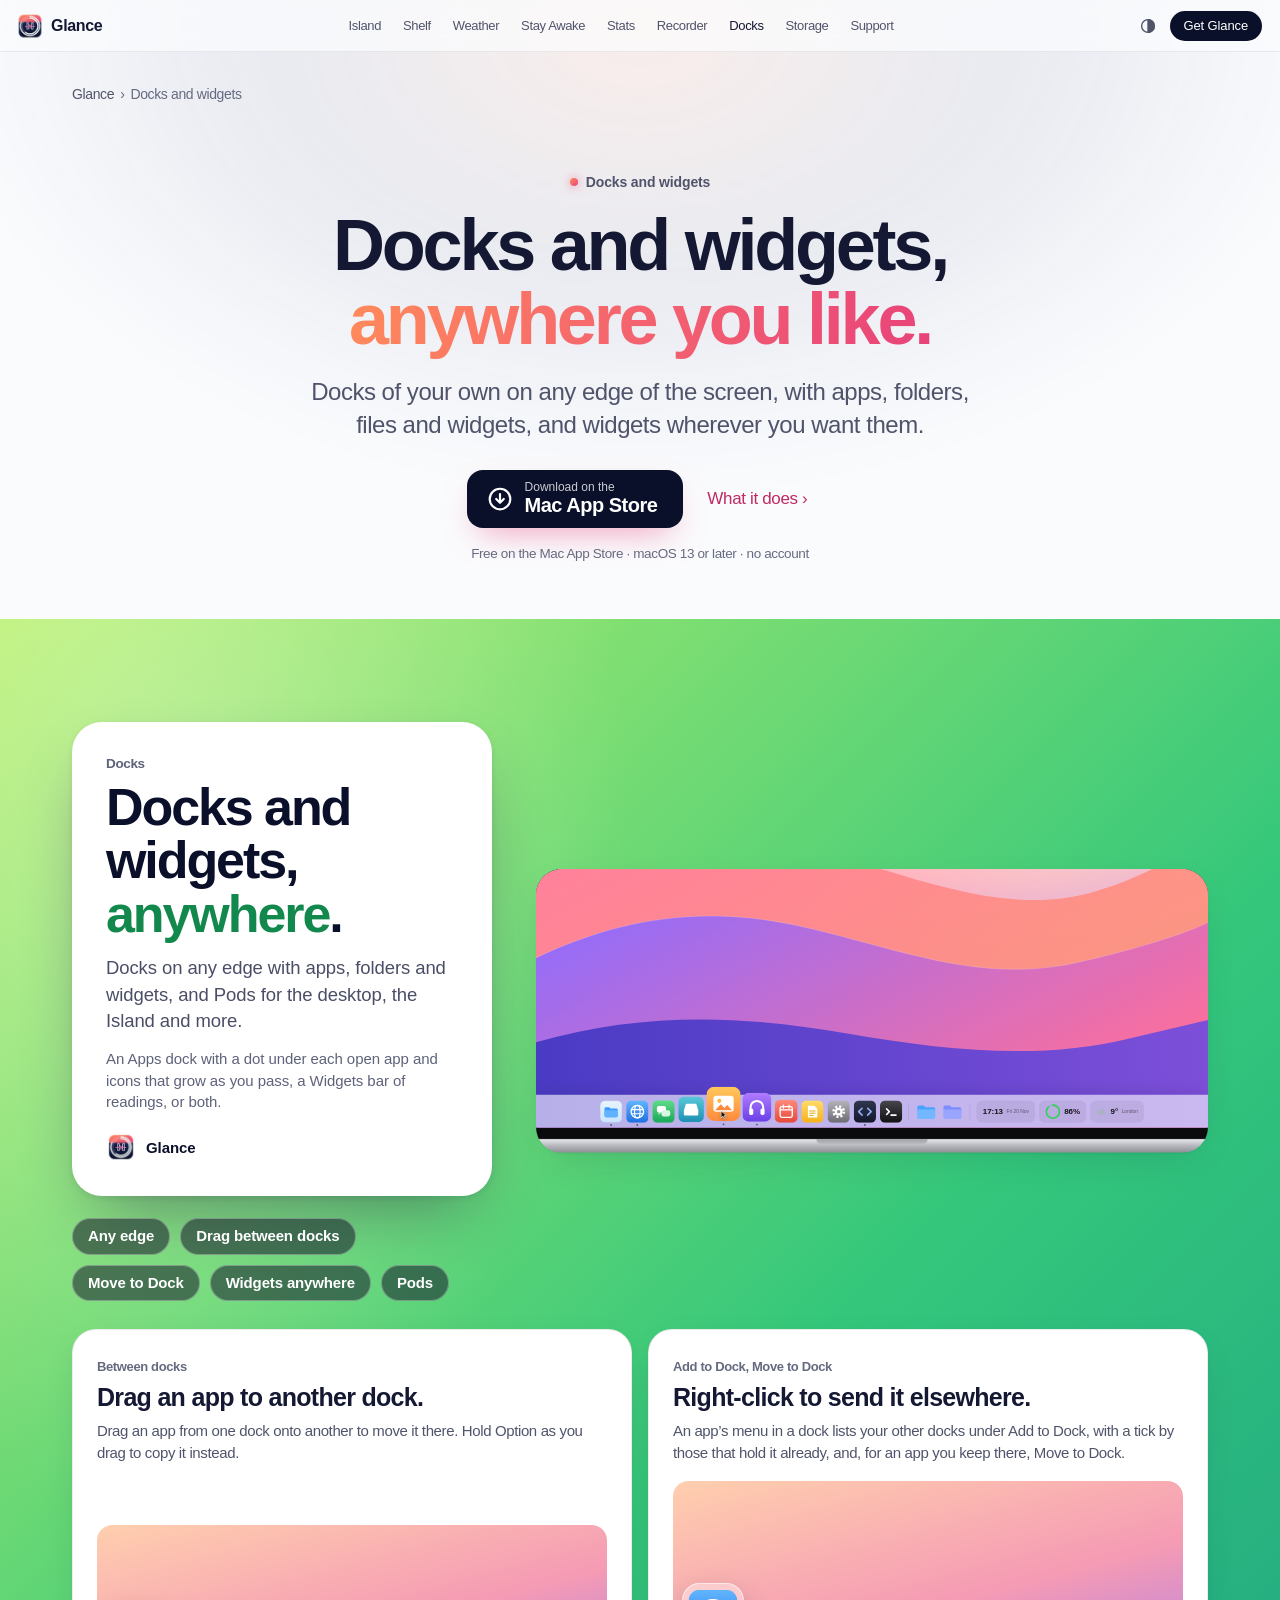
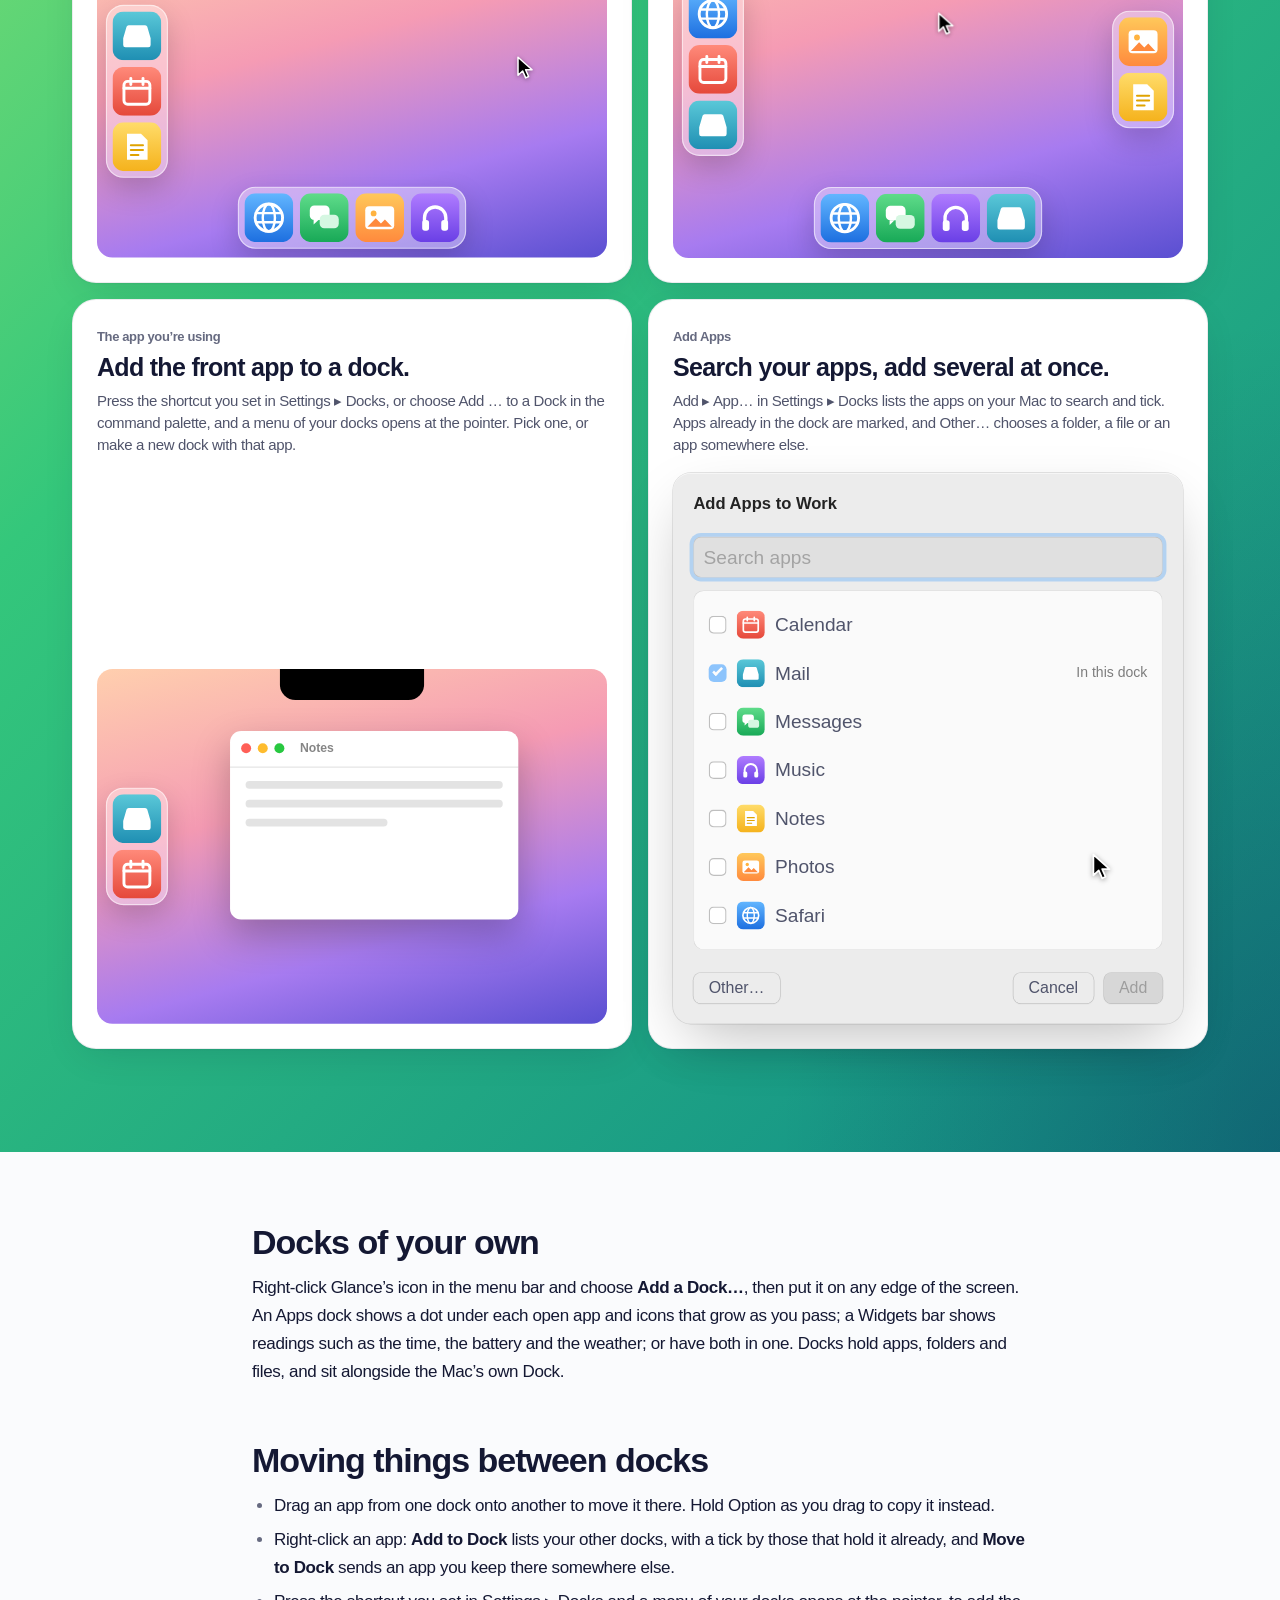
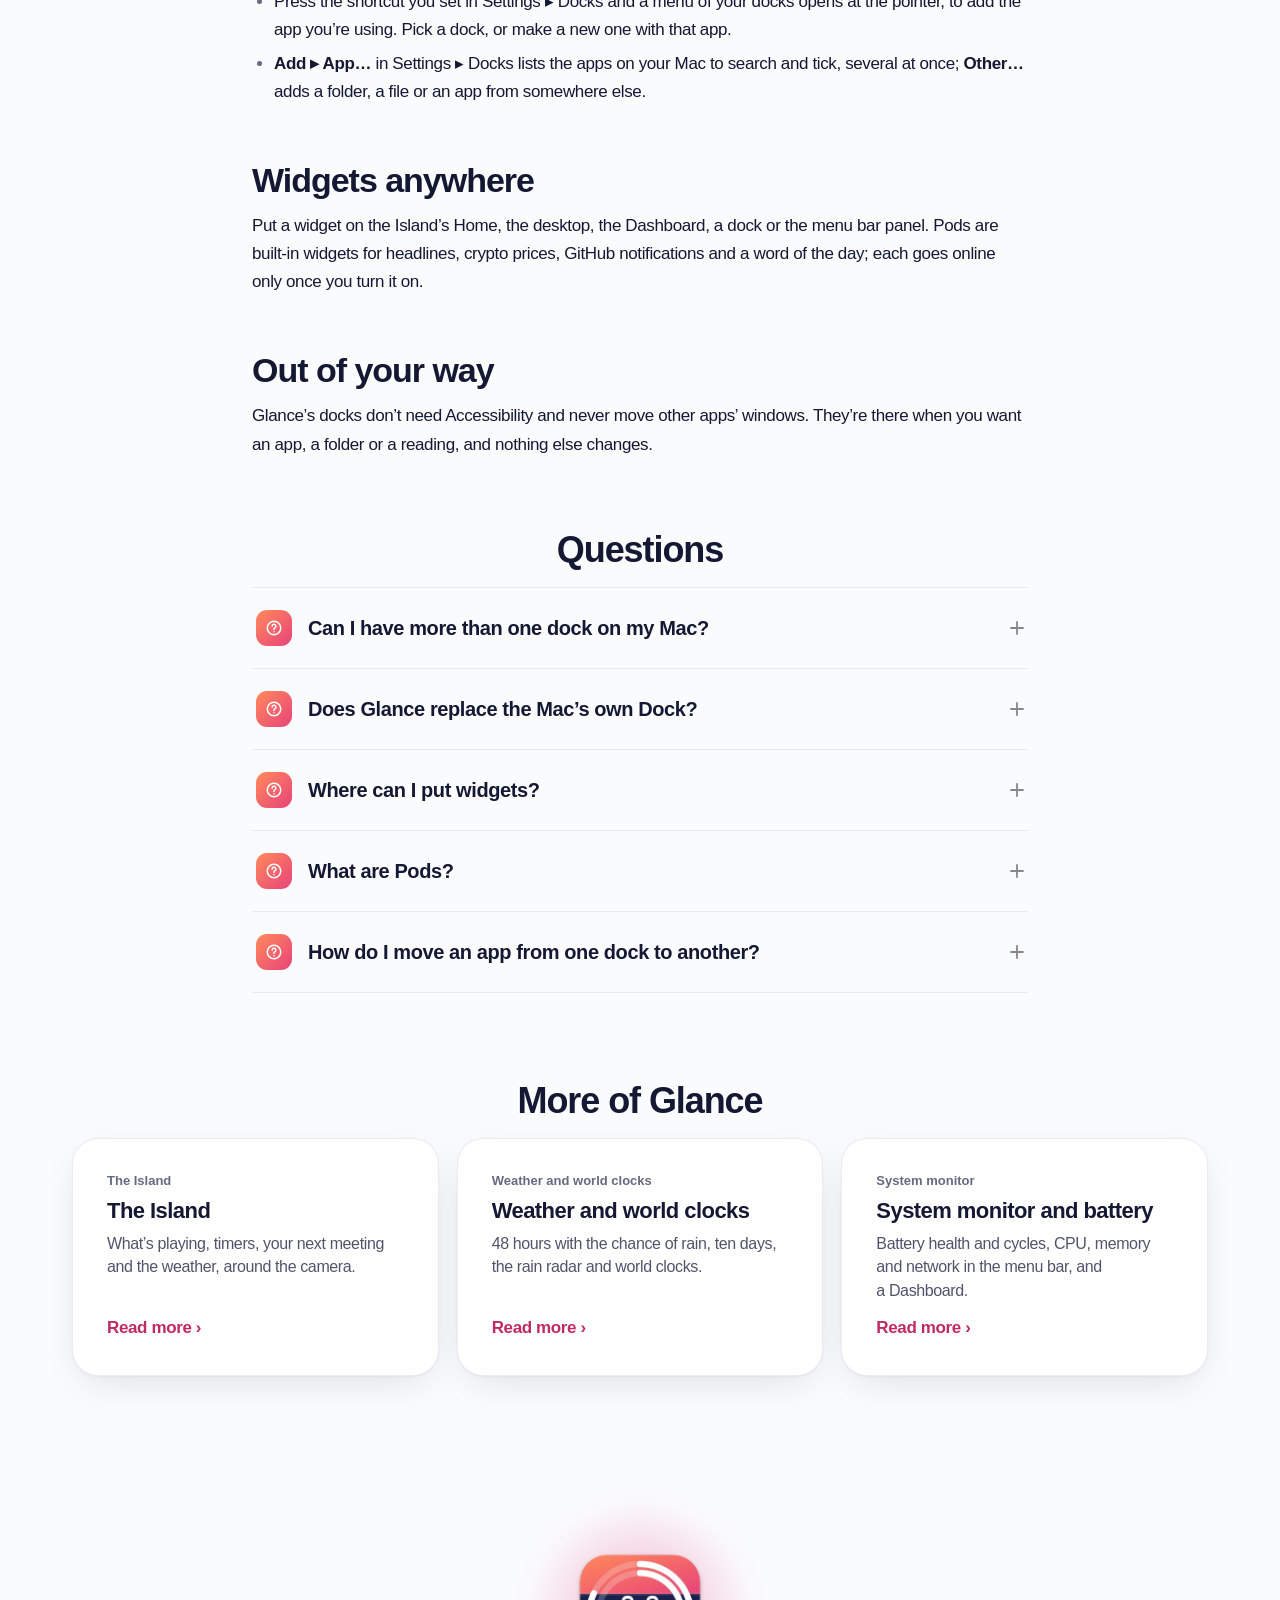
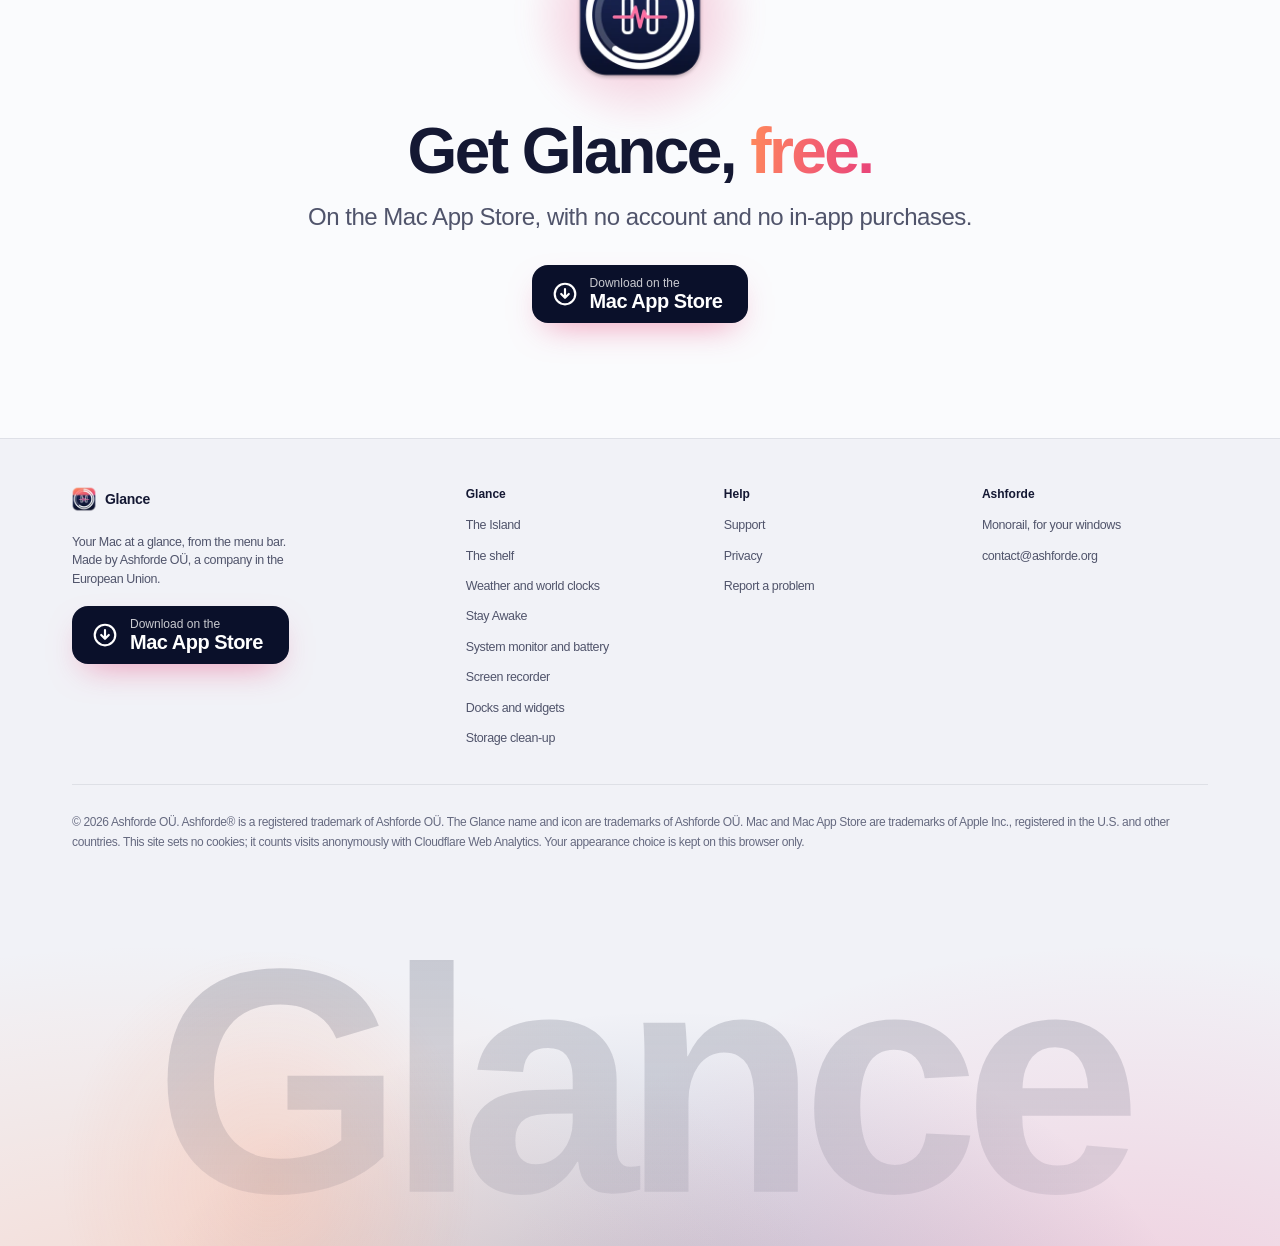
<file: docks-and-widgets/index.html>
<!doctype html>
<html lang="en-GB">
<head>
<meta charset="utf-8">
<title>Custom Docks and Desktop Widgets for Mac | Glance</title>
<meta name="description" content="Add docks to any edge of your Mac’s screen with apps, folders, files and widgets, and put widgets on the desktop, the Island or the Dashboard. Free with Glance.">
<link rel="canonical" href="https://glance.ashforde.org/docks-and-widgets/">
<meta property="og:title" content="Custom Docks and Desktop Widgets for Mac | Glance">
<meta property="og:description" content="Add docks to any edge of your Mac’s screen with apps, folders, files and widgets, and put widgets on the desktop, the Island or the Dashboard. Free with Glance.">
<meta property="og:type" content="website">
<meta property="og:site_name" content="Glance">
<meta property="og:url" content="https://glance.ashforde.org/docks-and-widgets/">
<meta property="og:image" content="https://glance.ashforde.org/img/og.png">
<meta property="og:image:width" content="1200">
<meta property="og:image:height" content="630">
<meta property="og:image:alt" content="Glance: Island, widgets, stats. The Island open on Home: switches, a line to jot a note, Stay Awake, the weather and world clocks.">
<meta property="og:locale" content="en_GB">
<meta name="twitter:card" content="summary_large_image">
<meta name="twitter:title" content="Custom Docks and Desktop Widgets for Mac | Glance">
<meta name="twitter:description" content="Add docks to any edge of your Mac’s screen with apps, folders, files and widgets, and put widgets on the desktop, the Island or the Dashboard. Free with Glance.">
<meta name="twitter:image" content="https://glance.ashforde.org/img/og.png">
<meta name="twitter:image:alt" content="Glance: Island, widgets, stats. The Island open on Home: switches, a line to jot a note, Stay Awake, the weather and world clocks.">
<meta name="apple-itunes-app" content="app-id=6832553480">
<meta name="viewport" content="width=device-width, initial-scale=1, viewport-fit=cover">
<link rel="icon" href="/favicon.ico" sizes="48x48">
<link rel="icon" type="image/png" sizes="32x32" href="/icons/icon-32.png">
<link rel="icon" type="image/png" sizes="16x16" href="/icons/icon-16.png">
<link rel="apple-touch-icon" href="/apple-touch-icon.png">
<link rel="manifest" href="/site.webmanifest">
<meta name="theme-color" content="#FAFBFD">
<meta name="color-scheme" content="light dark">
<link rel="stylesheet" href="/ui/site.css">
<script>
/* Before the first paint: the appearance chosen on this browser, so nothing flashes. */
(() => { const d = document.documentElement; let m = null; d.classList.add('js');
  try { m = localStorage.getItem('glance-mode'); } catch (e) {}
  d.dataset.scheme = m === 'light' || m === 'dark' ? m : (matchMedia('(prefers-color-scheme: dark)').matches ? 'dark' : 'light'); })();
</script>
<script src="/ui/site.js" defer></script>
<link rel="stylesheet" href="/ui/home.css">
<link rel="stylesheet" href="/ui/mocks.css" media="print" onload="this.media='all'">
<link rel="stylesheet" href="/ui/mac.css">
<link rel="stylesheet" href="/ui/stage.css">
<link rel="stylesheet" href="/ui/tiles.css" media="print" onload="this.media='all'">
<link rel="stylesheet" href="/ui/live.css" media="print" onload="this.media='all'">
<link rel="stylesheet" href="/ui/feature.css">
<script src="/ui/home.js" defer></script>
<script src="/ui/mocks.js" defer></script>
<script src="/ui/screens.js" defer></script>
<script src="/ui/mac.js" defer></script>
<script src="/ui/tiles.js" defer></script>
<script src="/ui/live.js" defer></script>
<noscript><link rel="stylesheet" href="/ui/mocks.css"><link rel="stylesheet" href="/ui/tiles.css"><link rel="stylesheet" href="/ui/live.css"></noscript>
<script type="application/ld+json">{"@context": "https://schema.org", "@graph": [{"@type": "WebPage", "@id": "https://glance.ashforde.org/docks-and-widgets/#webpage", "url": "https://glance.ashforde.org/docks-and-widgets/", "name": "Custom Docks and Desktop Widgets for Mac | Glance", "description": "Add docks to any edge of your Mac’s screen with apps, folders, files and widgets, and put widgets on the desktop, the Island or the Dashboard. Free with Glance.", "inLanguage": "en-GB", "isPartOf": {"@id": "https://glance.ashforde.org/#site"}, "about": {"@id": "https://glance.ashforde.org/#app"}, "breadcrumb": {"@id": "https://glance.ashforde.org/docks-and-widgets/#breadcrumb"}, "primaryImageOfPage": "https://glance.ashforde.org/img/og.png"}, {"@type": "BreadcrumbList", "@id": "https://glance.ashforde.org/docks-and-widgets/#breadcrumb", "itemListElement": [{"@type": "ListItem", "position": 1, "name": "Glance", "item": "https://glance.ashforde.org/"}, {"@type": "ListItem", "position": 2, "name": "Docks and widgets", "item": "https://glance.ashforde.org/docks-and-widgets/"}]}, {"@type": "FAQPage", "@id": "https://glance.ashforde.org/docks-and-widgets/#faq", "mainEntity": [{"@type": "Question", "name": "Can I have more than one dock on my Mac?", "acceptedAnswer": {"@type": "Answer", "text": "Yes. Add docks on any edge of the screen, each with its own apps, folders, files and widgets, and drag apps between them."}}, {"@type": "Question", "name": "Does Glance replace the Mac’s own Dock?", "acceptedAnswer": {"@type": "Answer", "text": "No. Glance’s docks are docks of your own that sit alongside the Mac’s Dock, which stays as it is."}}, {"@type": "Question", "name": "Where can I put widgets?", "acceptedAnswer": {"@type": "Answer", "text": "On the Island’s Home, the desktop, the Dashboard, a dock or the menu bar panel."}}, {"@type": "Question", "name": "What are Pods?", "acceptedAnswer": {"@type": "Answer", "text": "Built-in widgets for headlines, crypto prices, GitHub notifications and a word of the day. Each goes online only once you turn it on."}}, {"@type": "Question", "name": "How do I move an app from one dock to another?", "acceptedAnswer": {"@type": "Answer", "text": "Drag it onto the other dock, or right-click it and choose Move to Dock. Hold Option as you drag to copy it instead."}}]}, {"@type": "SoftwareApplication", "@id": "https://glance.ashforde.org/#app", "name": "Glance: Island, Widgets, Stats", "alternateName": "Glance", "applicationCategory": "UtilitiesApplication", "applicationSubCategory": "Menu bar system monitor and widgets", "operatingSystem": "macOS 13 or later", "softwareVersion": "2.0.2", "isAccessibleForFree": true, "offers": {"@type": "Offer", "price": "0", "priceCurrency": "EUR", "url": "https://apps.apple.com/app/id6832553480"}, "url": "https://glance.ashforde.org/", "downloadUrl": "https://apps.apple.com/app/id6832553480", "installUrl": "https://apps.apple.com/app/id6832553480", "image": "https://glance.ashforde.org/assets/icon.png", "screenshot": "https://glance.ashforde.org/img/og.png", "featureList": ["An Island at the top of the screen (at the camera) with a file shelf, timers, music, weather and a song finder", "Menu bar system monitor: battery and health, CPU, memory, network and storage", "A full Dashboard with weather, world clocks and your day", "Widgets and docks on any edge of the screen", "Stay Awake, Evening Mode, Privacy Guard, clipboard history and a screen recorder with sound"], "description": "Glance puts an Island at the top of your Mac (at the camera) with a file shelf, timers, music and weather, plus widgets, docks and a menu bar system monitor with a full Dashboard. No account, nothing collected.", "publisher": {"@id": "https://glance.ashforde.org/#org"}, "author": {"@id": "https://glance.ashforde.org/#org"}}, {"@type": "Organization", "@id": "https://glance.ashforde.org/#org", "name": "Ashforde OÜ", "url": "https://ashforde.org/", "email": "contact@ashforde.org", "address": {"@type": "PostalAddress", "addressCountry": "EE"}}, {"@type": "WebSite", "@id": "https://glance.ashforde.org/#site", "name": "Glance", "url": "https://glance.ashforde.org/", "inLanguage": "en-GB", "publisher": {"@id": "https://glance.ashforde.org/#org"}}]}</script>
</head>
<body>
<a class="skip" href="#main">Skip to content</a>
<div class="ambient" aria-hidden="true"></div>
<header class="top">
  <div class="bar">
    <a class="brand" href="/"><img src="/assets/icon-64.webp" alt="" width="28" height="28">Glance</a>
    <nav aria-label="Main"><a href="/island/">Island</a><a href="/shelf/">Shelf</a><a href="/weather-and-world-clocks/">Weather</a><a href="/stay-awake/">Stay Awake</a><a href="/system-monitor/">Stats</a><a href="/screen-recorder/">Recorder</a><a href="/docks-and-widgets/" aria-current="page">Docks</a><a href="/storage-clean-up/">Storage</a><a href="/support/">Support</a></nav>
    <span class="spacer"></span>
    <button type="button" class="iconbtn" id="theme-btn" aria-haspopup="dialog" aria-expanded="false" aria-controls="theme-pop" title="Appearance"><svg viewBox="0 0 24 24" fill="none" stroke="currentColor" stroke-width="1.8" stroke-linecap="round" stroke-linejoin="round" aria-hidden="true"><circle cx="12" cy="12" r="8.5"/><path d="M12 3.5a8.5 8.5 0 0 1 0 17z" fill="currentColor"/></svg><span class="sr">Appearance</span></button>
    <a class="store small" data-appstore href="https://apps.apple.com/app/id6832553480" aria-label="Download Glance on the Mac App Store"><svg viewBox="0 0 24 24" fill="none" stroke="currentColor" stroke-width="2" stroke-linecap="round" stroke-linejoin="round" aria-hidden="true"><circle cx="12" cy="12" r="9.5"/><path d="M12 7.5v8m0 0-3.5-3.5M12 15.5l3.5-3.5"/></svg><span><small>Download on the</small><b>Get Glance</b></span></a>
    <button type="button" class="iconbtn menu-btn" id="menu-btn" aria-expanded="false" aria-label="Menu"><svg viewBox="0 0 24 24" fill="none" stroke="currentColor" stroke-width="1.8" stroke-linecap="round" aria-hidden="true"><path d="M4 8h16M4 16h16"/></svg></button>
  </div>
  <div class="theme-pop" id="theme-pop" role="dialog" aria-label="Appearance" hidden>
    <h2>Appearance</h2>
    <div class="seg" data-mode-pick role="group" aria-label="Appearance">
      <button type="button" data-mode="auto">Automatic</button><button type="button" data-mode="light">Light</button><button type="button" data-mode="dark">Dark</button>
    </div>
    <p>Kept on this browser only.</p>
  </div>
</header>
<div class="warmth" id="warmth" aria-hidden="true"></div>

<main id="main">

<div class="wrap">
  <nav class="crumbs" aria-label="Breadcrumb"><ol><li><a href="/">Glance</a></li><li aria-current="page">Docks and widgets</li></ol></nav>
  <section class="page-hero fx-hero">
    <span class="eyebrow"><i></i>Docks and widgets</span>
    <h1>Docks and widgets, <span class="light-text">anywhere you like.</span></h1>
    <p class="lede">Docks of your own on any edge of the screen, with apps, folders, files and widgets, and widgets wherever you want them.</p>
    <div class="ctas"><a class="store" data-appstore href="https://apps.apple.com/app/id6832553480" aria-label="Download Glance on the Mac App Store"><svg viewBox="0 0 24 24" fill="none" stroke="currentColor" stroke-width="2" stroke-linecap="round" stroke-linejoin="round" aria-hidden="true"><circle cx="12" cy="12" r="9.5"/><path d="M12 7.5v8m0 0-3.5-3.5M12 15.5l3.5-3.5"/></svg><span><small>Download on the</small><b>Mac App Store</b></span></a><a class="btn text" href="#what">What it does ›</a></div>
    <p class="release">Free on the Mac App Store · macOS 13 or later · no account</p>
  </section>
</div>

<!-- The drawing, as on the home page -->
<section class="stg" data-g="green" id="docks" aria-labelledby="docks-h">
  <div class="wrap stg-grid">
    <div class="stg-l rv">
      <div class="hc"><span class="k">Docks</span><h2 class="h2" id="docks-h">Docks and widgets, <span class="acc">anywhere</span>.</h2>
        <p>Docks on any edge with apps, folders and widgets, and Pods for the desktop, the Island and more.</p>
        <p class="more">An Apps dock with a dot under each open app and icons that grow as you pass, a Widgets bar of readings, or both.</p>
        <p class="app"><img src="/assets/icon-64.webp" alt="" width="30" height="30" loading="lazy">Glance</p></div>
      <ul class="chips" aria-label="Highlights"><li>Any edge</li><li>Drag between docks</li><li>Move to Dock</li><li>Widgets anywhere</li><li>Pods</li></ul>
    </div>
    <div class="stg-r rv">
      <figure class="mac-fig"><div class="mac-stage" role="img" aria-label="A drawn MacBook with Glance’s dock along the whole bottom edge: app icons with a dot under the open ones, two folders, then the time, the battery at 86% and the weather in London. A pointer sweeps along and the icons grow as it passes." data-mac="docks"></div></figure>
    </div>
  </div>
  <div class="wrap stg-more">
    <div class="g9 dk4">
      <article class="g9-t rv">
        <div><span class="k">Between docks</span><h3>Drag an app to another dock.</h3>
          <p>Drag an app from one dock onto another to move it there. Hold Option as you drag to copy it instead.</p></div>
        <figure class="glv-fig" role="img" aria-label="Two docks, one down the left edge with Mail, Calendar and Notes, one along the bottom with Safari, Messages, Photos and Music. Notes is dragged out of the left dock; the bottom dock opens a gap between Messages and Photos and Notes drops into it."><div data-glive="dkdrag"></div></figure>
      </article>
      <article class="g9-t rv">
        <div><span class="k">Add to Dock, Move to Dock</span><h3>Right-click to send it elsewhere.</h3>
          <p>An app’s menu in a dock lists your other docks under Add to Dock, with a tick by those that hold it already, and, for an app you keep there, Move to Dock.</p></div>
        <figure class="glv-fig" role="img" aria-label="Safari is right-clicked in the bottom dock. Its menu shows Open, Hide, Remove from Dock, Add to Dock, Move to Dock, Show in Finder and the dock’s own items. Add to Dock lists Work, ticked and greyed because it holds Safari already, and Design; Move to Dock ▸ Design is chosen, and Safari leaves the bottom dock for the dock on the right edge."><div data-glive="dkmenu"></div></figure>
      </article>
      <article class="g9-t rv">
        <div><span class="k">The app you’re using</span><h3>Add the front app to a dock.</h3>
          <p>Press the shortcut you set in Settings ▸ Docks, or choose Add … to a Dock in the command palette, and a menu of your docks opens at the pointer. Pick one, or make a new dock with that app.</p></div>
        <figure class="glv-fig" role="img" aria-label="With Notes in front, the command palette opens and add is typed; the row Add Notes to a Dock…, Choose one of your docks, or make one, is chosen. A menu opens at the pointer: Add Notes to, Work, Design, New Dock with Notes. Work is chosen, Notes joins the dock on the left edge, and the Island shows Added Notes to Work."><div data-glive="dkfront"></div></figure>
      </article>
      <article class="g9-t rv">
        <div><span class="k">Add Apps</span><h3>Search your apps, add several at once.</h3>
          <p>Add ▸ App… in Settings ▸ Docks lists the apps on your Mac to search and tick. Apps already in the dock are marked, and Other… chooses a folder, a file or an app somewhere else.</p></div>
        <figure class="glv-fig" role="img" aria-label="The Add Apps to Work sheet: a search field and a list of apps with checkboxes, Mail marked In this dock. Typing mu leaves Music; it is ticked and the Add button becomes Add 1 and is pressed. Other… and Cancel sit beside it."><div data-glive="dkpick"></div></figure>
      </article>
    </div>
  </div>
</section>

<article class="wrap narrow prose fx-body" id="what">
<h2>Docks of your own</h2>
<p>Right-click Glance’s icon in the menu bar and choose <strong>Add a Dock…</strong>, then put it on any edge of the screen. An Apps dock shows a dot under each open app and icons that grow as you pass; a Widgets bar shows readings such as the time, the battery and the weather; or have both in one. Docks hold apps, folders and files, and sit alongside the Mac’s own Dock.</p>
<h2>Moving things between docks</h2>
<ul>
<li>Drag an app from one dock onto another to move it there. Hold Option as you drag to copy it instead.</li>
<li>Right-click an app: <strong>Add to Dock</strong> lists your other docks, with a tick by those that hold it already, and <strong>Move to Dock</strong> sends an app you keep there somewhere else.</li>
<li>Press the shortcut you set in Settings ▸ Docks and a menu of your docks opens at the pointer, to add the app you’re using. Pick a dock, or make a new one with that app.</li>
<li><strong>Add ▸ App…</strong> in Settings ▸ Docks lists the apps on your Mac to search and tick, several at once; <strong>Other…</strong> adds a folder, a file or an app from somewhere else.</li>
</ul>
<h2>Widgets anywhere</h2>
<p>Put a widget on the Island’s Home, the desktop, the Dashboard, a dock or the menu bar panel. Pods are built-in widgets for headlines, crypto prices, GitHub notifications and a word of the day; each goes online only once you turn it on.</p>
<h2>Out of your way</h2>
<p>Glance’s docks don’t need Accessibility and never move other apps’ windows. They’re there when you want an app, a folder or a reading, and nothing else changes.</p>
</article>

<section class="wrap narrow fx-faq" aria-labelledby="faq-h">
  <h2 id="faq-h">Questions</h2>
  <div class="faq">
      <details><summary><i aria-hidden="true"><svg viewBox="0 0 24 24" fill="none" stroke="currentColor" stroke-width="2" stroke-linecap="round" stroke-linejoin="round"><circle cx="12" cy="12" r="9"/><path d="M9.5 9.5a2.5 2.5 0 1 1 3.5 2.3c-.6.3-1 .9-1 1.6v.6M12 17h.01"/></svg></i>Can I have more than one dock on my Mac?</summary><div>
        <p>Yes. Add docks on any edge of the screen, each with its own apps, folders, files and widgets, and drag apps between them.</p></div></details>
      <details><summary><i aria-hidden="true"><svg viewBox="0 0 24 24" fill="none" stroke="currentColor" stroke-width="2" stroke-linecap="round" stroke-linejoin="round"><circle cx="12" cy="12" r="9"/><path d="M9.5 9.5a2.5 2.5 0 1 1 3.5 2.3c-.6.3-1 .9-1 1.6v.6M12 17h.01"/></svg></i>Does Glance replace the Mac’s own Dock?</summary><div>
        <p>No. Glance’s docks are docks of your own that sit alongside the Mac’s Dock, which stays as it is.</p></div></details>
      <details><summary><i aria-hidden="true"><svg viewBox="0 0 24 24" fill="none" stroke="currentColor" stroke-width="2" stroke-linecap="round" stroke-linejoin="round"><circle cx="12" cy="12" r="9"/><path d="M9.5 9.5a2.5 2.5 0 1 1 3.5 2.3c-.6.3-1 .9-1 1.6v.6M12 17h.01"/></svg></i>Where can I put widgets?</summary><div>
        <p>On the Island’s Home, the desktop, the Dashboard, a dock or the menu bar panel.</p></div></details>
      <details><summary><i aria-hidden="true"><svg viewBox="0 0 24 24" fill="none" stroke="currentColor" stroke-width="2" stroke-linecap="round" stroke-linejoin="round"><circle cx="12" cy="12" r="9"/><path d="M9.5 9.5a2.5 2.5 0 1 1 3.5 2.3c-.6.3-1 .9-1 1.6v.6M12 17h.01"/></svg></i>What are Pods?</summary><div>
        <p>Built-in widgets for headlines, crypto prices, GitHub notifications and a word of the day. Each goes online only once you turn it on.</p></div></details>
      <details><summary><i aria-hidden="true"><svg viewBox="0 0 24 24" fill="none" stroke="currentColor" stroke-width="2" stroke-linecap="round" stroke-linejoin="round"><circle cx="12" cy="12" r="9"/><path d="M9.5 9.5a2.5 2.5 0 1 1 3.5 2.3c-.6.3-1 .9-1 1.6v.6M12 17h.01"/></svg></i>How do I move an app from one dock to another?</summary><div>
        <p>Drag it onto the other dock, or right-click it and choose Move to Dock. Hold Option as you drag to copy it instead.</p></div></details>
  </div>
</section>

<section class="wrap fx-related" aria-labelledby="rel-h">
  <h2 id="rel-h">More of Glance</h2>
  <div class="grid g3">
    <a class="card glass" href="/island/"><span class="k">The Island</span><h3>The Island</h3><p>What’s playing, timers, your next meeting and the weather, around the camera.</p><span class="go">Read more ›</span></a>
    <a class="card glass" href="/weather-and-world-clocks/"><span class="k">Weather and world clocks</span><h3>Weather and world clocks</h3><p>48 hours with the chance of rain, ten days, the rain radar and world clocks.</p><span class="go">Read more ›</span></a>
    <a class="card glass" href="/system-monitor/"><span class="k">System monitor</span><h3>System monitor and battery</h3><p>Battery health and cycles, CPU, memory and network in the menu bar, and a Dashboard.</p><span class="go">Read more ›</span></a>
  </div>
</section>

<section class="final">
  <div class="wrap">
    <div class="halo rv"><img src="/assets/icon-312.webp" alt="" width="150" height="150" loading="lazy"></div>
    <h2 class="h2">Get Glance, <span class="light-text">free.</span></h2>
    <p class="lede">On the Mac App Store, with no account and no in-app purchases.</p>
    <div class="ctas"><a class="store" data-appstore href="https://apps.apple.com/app/id6832553480" aria-label="Download Glance on the Mac App Store"><svg viewBox="0 0 24 24" fill="none" stroke="currentColor" stroke-width="2" stroke-linecap="round" stroke-linejoin="round" aria-hidden="true"><circle cx="12" cy="12" r="9.5"/><path d="M12 7.5v8m0 0-3.5-3.5M12 15.5l3.5-3.5"/></svg><span><small>Download on the</small><b>Mac App Store</b></span></a></div>
  </div>
</section>

</main>

<footer class="foot">
  <div class="wrap">
    <div class="cols">
      <div><a class="brand" href="/"><img src="/assets/icon-64.webp" alt="" width="28" height="28">Glance</a>
        <p style="margin-top:14px;max-width:36ch">Your Mac at a glance, from the menu bar. Made by Ashforde OÜ, a company in the European Union.</p>
        <p style="margin-top:18px"><a class="store" data-appstore href="https://apps.apple.com/app/id6832553480" aria-label="Download Glance on the Mac App Store"><svg viewBox="0 0 24 24" fill="none" stroke="currentColor" stroke-width="2" stroke-linecap="round" stroke-linejoin="round" aria-hidden="true"><circle cx="12" cy="12" r="9.5"/><path d="M12 7.5v8m0 0-3.5-3.5M12 15.5l3.5-3.5"/></svg><span><small>Download on the</small><b>Mac App Store</b></span></a></p></div>
      <div><h2>Glance</h2><ul><li><a href="/island/">The Island</a></li><li><a href="/shelf/">The shelf</a></li><li><a href="/weather-and-world-clocks/">Weather and world clocks</a></li><li><a href="/stay-awake/">Stay Awake</a></li><li><a href="/system-monitor/">System monitor and battery</a></li><li><a href="/screen-recorder/">Screen recorder</a></li><li><a href="/docks-and-widgets/">Docks and widgets</a></li><li><a href="/storage-clean-up/">Storage clean-up</a></li></ul></div>
      <div><h2>Help</h2><ul><li><a href="/support/">Support</a></li><li><a href="/privacy/">Privacy</a></li><li><a href="mailto:contact@ashforde.org?subject=Glance">Report a problem</a></li></ul></div>
      <div><h2>Ashforde</h2><ul><li><a href="https://monorail.ashforde.org">Monorail, for your windows</a></li><li><a href="mailto:contact@ashforde.org">contact@ashforde.org</a></li></ul></div>
    </div>
    <p class="legal">© <span data-year>2026</span> Ashforde OÜ. Ashforde® is a registered trademark of Ashforde OÜ. The Glance name and icon are trademarks of Ashforde OÜ. Mac and Mac App Store are trademarks of Apple Inc., registered in the U.S. and other countries. This site sets no cookies; it counts visits anonymously with Cloudflare Web Analytics. Your appearance choice is kept on this browser only.</p>
  </div>
  <div class="giant" aria-hidden="true">Glance</div>
</footer>
<script defer src="https://static.cloudflareinsights.com/beacon.min.js" data-cf-beacon='{"token": "532394513de34a9399143e8b5aad11a7"}'></script>
</body>
</html>
</file>
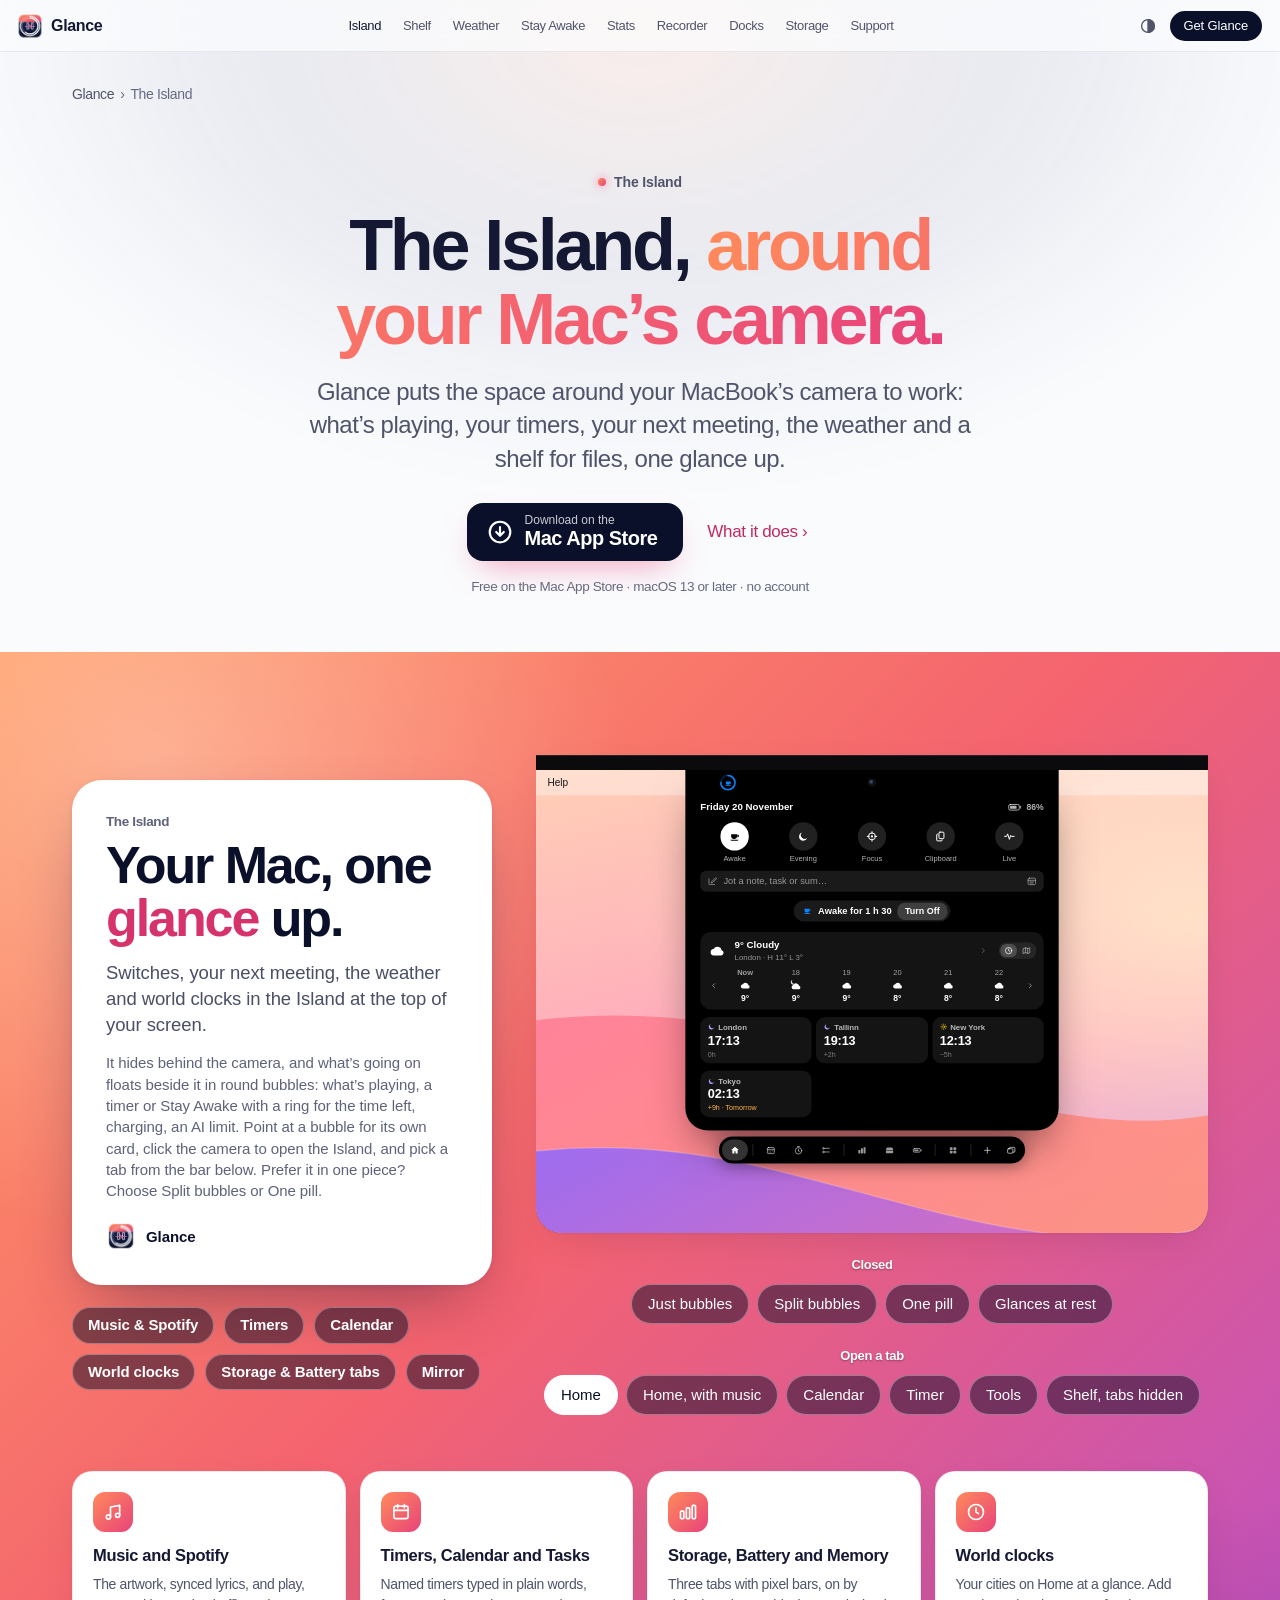
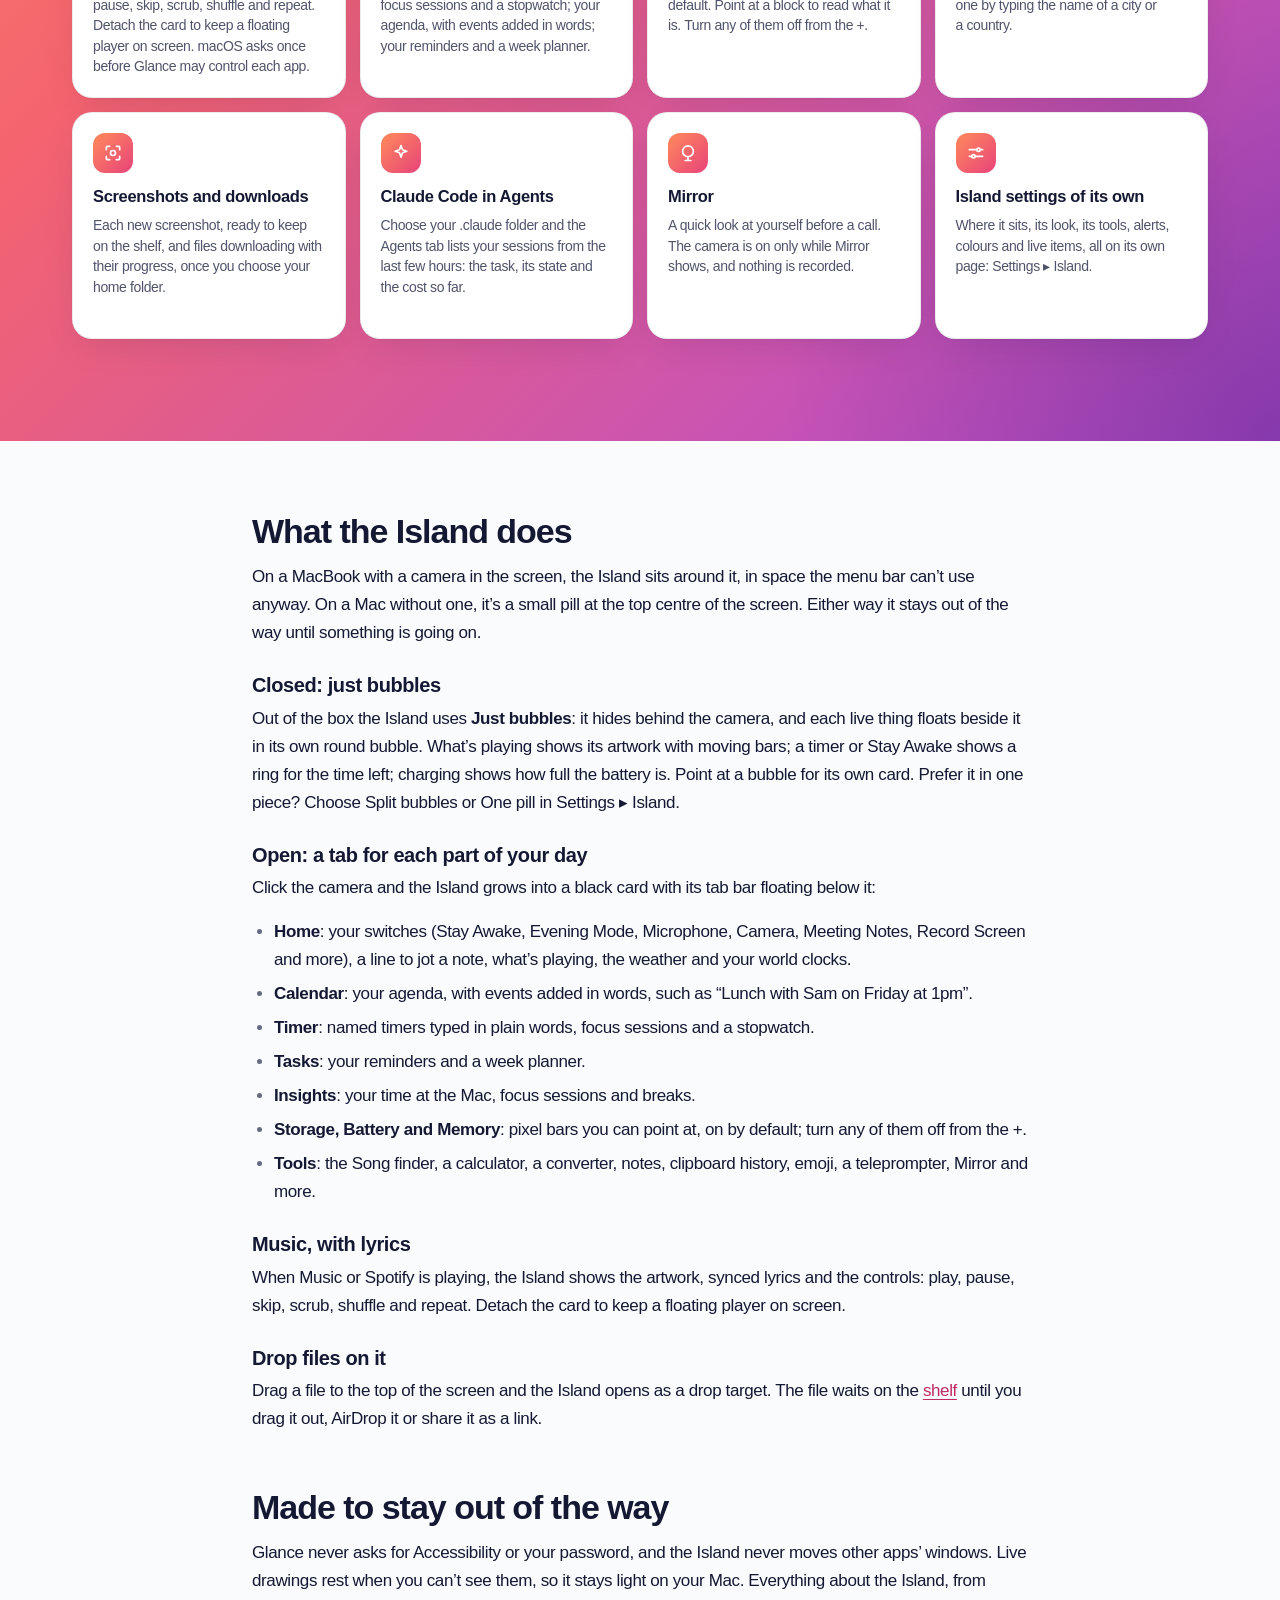
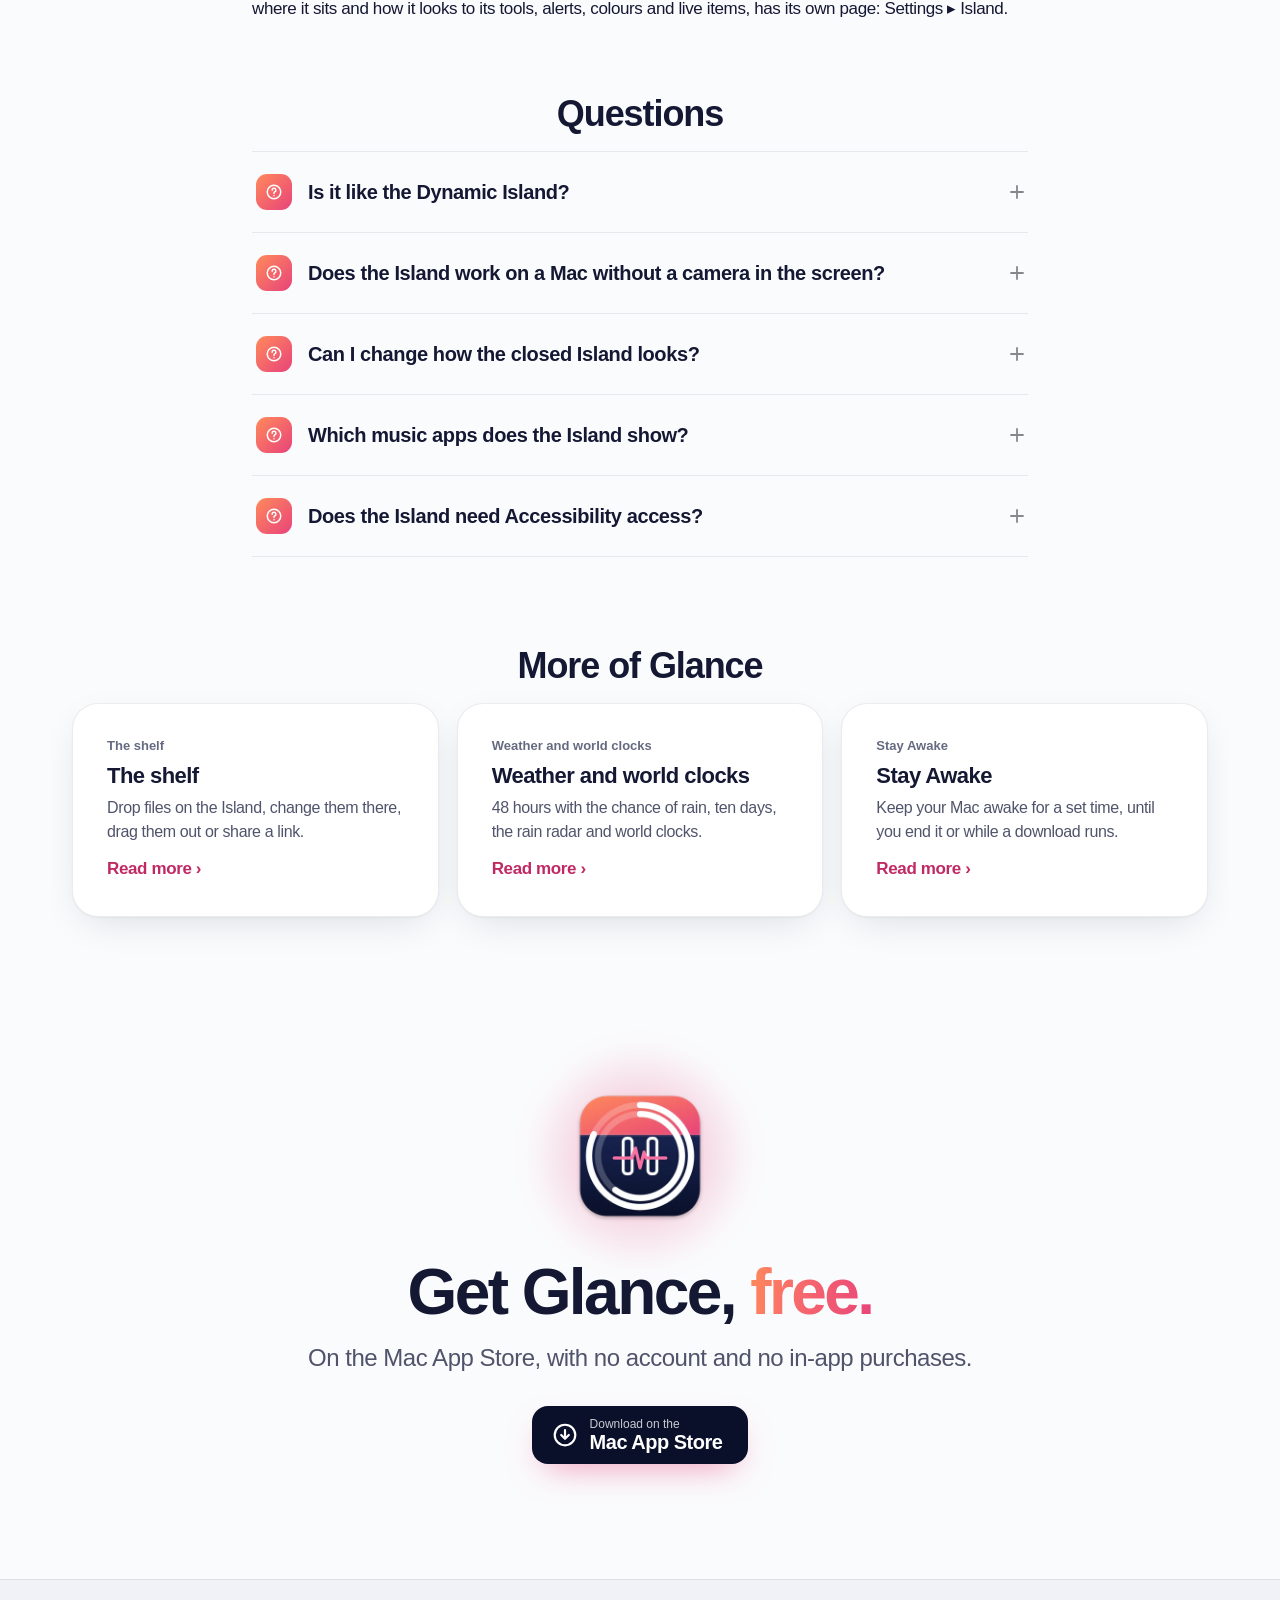
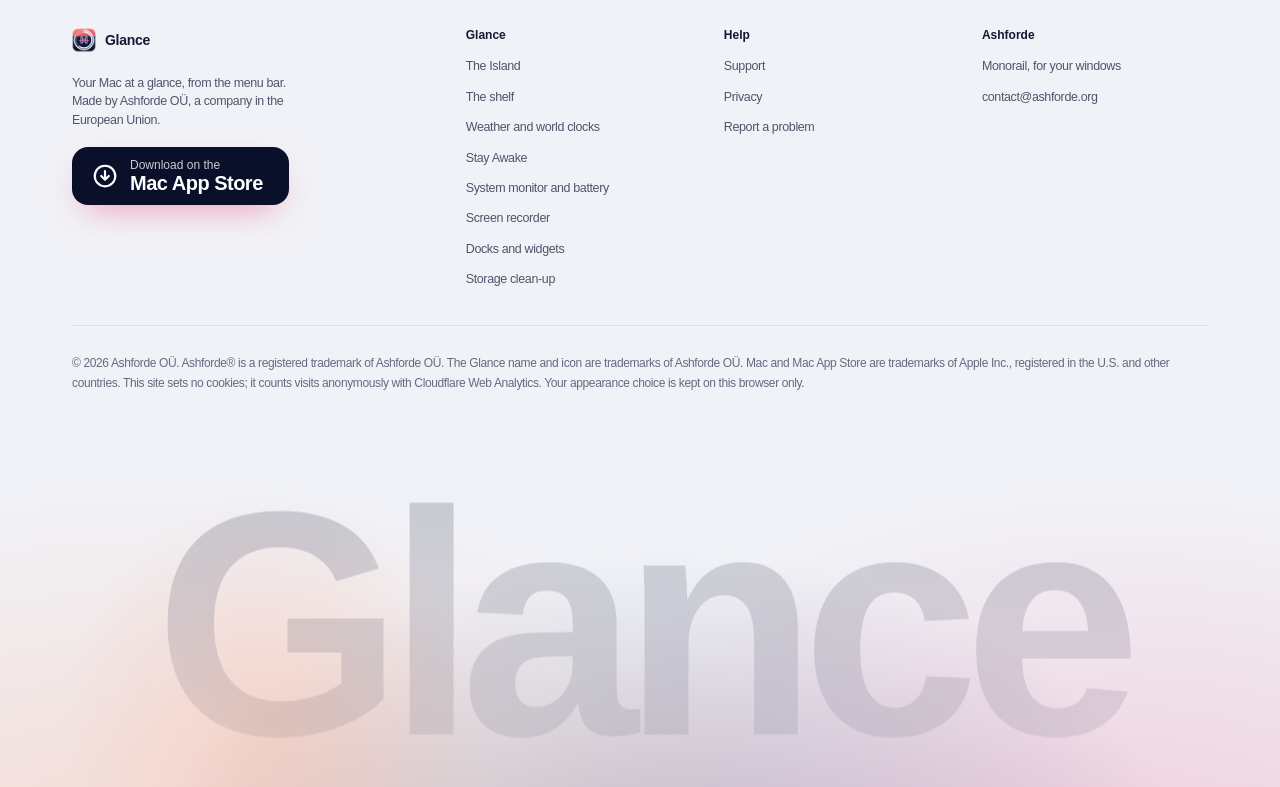
<file: island/index.html>
<!doctype html>
<html lang="en-GB">
<head>
<meta charset="utf-8">
<title>Mac Notch App: The Island for Your MacBook | Glance</title>
<meta name="description" content="Glance turns the space around your MacBook’s camera into the Island: what’s playing, timers, your next meeting, the weather and a shelf for files. Free.">
<link rel="canonical" href="https://glance.ashforde.org/island/">
<meta property="og:title" content="Mac Notch App: The Island for Your MacBook | Glance">
<meta property="og:description" content="Glance turns the space around your MacBook’s camera into the Island: what’s playing, timers, your next meeting, the weather and a shelf for files. Free.">
<meta property="og:type" content="website">
<meta property="og:site_name" content="Glance">
<meta property="og:url" content="https://glance.ashforde.org/island/">
<meta property="og:image" content="https://glance.ashforde.org/img/og.png">
<meta property="og:image:width" content="1200">
<meta property="og:image:height" content="630">
<meta property="og:image:alt" content="Glance: Island, widgets, stats. The Island open on Home: switches, a line to jot a note, Stay Awake, the weather and world clocks.">
<meta property="og:locale" content="en_GB">
<meta name="twitter:card" content="summary_large_image">
<meta name="twitter:title" content="Mac Notch App: The Island for Your MacBook | Glance">
<meta name="twitter:description" content="Glance turns the space around your MacBook’s camera into the Island: what’s playing, timers, your next meeting, the weather and a shelf for files. Free.">
<meta name="twitter:image" content="https://glance.ashforde.org/img/og.png">
<meta name="twitter:image:alt" content="Glance: Island, widgets, stats. The Island open on Home: switches, a line to jot a note, Stay Awake, the weather and world clocks.">
<meta name="apple-itunes-app" content="app-id=6832553480">
<meta name="viewport" content="width=device-width, initial-scale=1, viewport-fit=cover">
<link rel="icon" href="/favicon.ico" sizes="48x48">
<link rel="icon" type="image/png" sizes="32x32" href="/icons/icon-32.png">
<link rel="icon" type="image/png" sizes="16x16" href="/icons/icon-16.png">
<link rel="apple-touch-icon" href="/apple-touch-icon.png">
<link rel="manifest" href="/site.webmanifest">
<meta name="theme-color" content="#FAFBFD">
<meta name="color-scheme" content="light dark">
<link rel="stylesheet" href="/ui/site.css">
<script>
/* Before the first paint: the appearance chosen on this browser, so nothing flashes. */
(() => { const d = document.documentElement; let m = null; d.classList.add('js');
  try { m = localStorage.getItem('glance-mode'); } catch (e) {}
  d.dataset.scheme = m === 'light' || m === 'dark' ? m : (matchMedia('(prefers-color-scheme: dark)').matches ? 'dark' : 'light'); })();
</script>
<script src="/ui/site.js" defer></script>
<link rel="stylesheet" href="/ui/home.css">
<link rel="stylesheet" href="/ui/mocks.css" media="print" onload="this.media='all'">
<link rel="stylesheet" href="/ui/mac.css">
<link rel="stylesheet" href="/ui/stage.css">
<link rel="stylesheet" href="/ui/tiles.css" media="print" onload="this.media='all'">
<link rel="stylesheet" href="/ui/live.css" media="print" onload="this.media='all'">
<link rel="stylesheet" href="/ui/feature.css">
<script src="/ui/home.js" defer></script>
<script src="/ui/mocks.js" defer></script>
<script src="/ui/screens.js" defer></script>
<script src="/ui/mac.js" defer></script>
<script src="/ui/tiles.js" defer></script>
<script src="/ui/live.js" defer></script>
<noscript><link rel="stylesheet" href="/ui/mocks.css"><link rel="stylesheet" href="/ui/tiles.css"><link rel="stylesheet" href="/ui/live.css"></noscript>
<script type="application/ld+json">{"@context": "https://schema.org", "@graph": [{"@type": "WebPage", "@id": "https://glance.ashforde.org/island/#webpage", "url": "https://glance.ashforde.org/island/", "name": "Mac Notch App: The Island for Your MacBook | Glance", "description": "Glance turns the space around your MacBook’s camera into the Island: what’s playing, timers, your next meeting, the weather and a shelf for files. Free.", "inLanguage": "en-GB", "isPartOf": {"@id": "https://glance.ashforde.org/#site"}, "about": {"@id": "https://glance.ashforde.org/#app"}, "breadcrumb": {"@id": "https://glance.ashforde.org/island/#breadcrumb"}, "primaryImageOfPage": "https://glance.ashforde.org/img/og.png"}, {"@type": "BreadcrumbList", "@id": "https://glance.ashforde.org/island/#breadcrumb", "itemListElement": [{"@type": "ListItem", "position": 1, "name": "Glance", "item": "https://glance.ashforde.org/"}, {"@type": "ListItem", "position": 2, "name": "The Island", "item": "https://glance.ashforde.org/island/"}]}, {"@type": "FAQPage", "@id": "https://glance.ashforde.org/island/#faq", "mainEntity": [{"@type": "Question", "name": "Is it like the Dynamic Island?", "acceptedAnswer": {"@type": "Answer", "text": "Yes: the Island sits around your MacBook’s camera notch, like the Dynamic Island on iPhone, and shows what’s going on in small bubbles beside the camera. Click the camera to open it, with tabs for Home, your calendar, timers, tasks and tools."}}, {"@type": "Question", "name": "Does the Island work on a Mac without a camera in the screen?", "acceptedAnswer": {"@type": "Answer", "text": "Yes. On a Mac without a camera in the screen, the Island is a small pill at the top centre of the screen, with the same bubbles, tabs and shelf."}}, {"@type": "Question", "name": "Can I change how the closed Island looks?", "acceptedAnswer": {"@type": "Answer", "text": "Yes. Just bubbles is the style for new installs: the Island hides behind the camera and each live thing gets its own bubble. Split bubbles and One pill keep it in one piece. Choose in Settings ▸ Island, where you can also pick its tabs, tools, alerts and colours."}}, {"@type": "Question", "name": "Which music apps does the Island show?", "acceptedAnswer": {"@type": "Answer", "text": "Music and Spotify. Glance asks each of them for what’s playing and to play, pause and skip, after macOS asks you once. If you say no, the track still shows, without the buttons."}}, {"@type": "Question", "name": "Does the Island need Accessibility access?", "acceptedAnswer": {"@type": "Answer", "text": "No. Glance never asks for Accessibility or your password, and it never moves other apps’ windows. The only apps it controls are Music and Spotify, if you allow it."}}]}, {"@type": "SoftwareApplication", "@id": "https://glance.ashforde.org/#app", "name": "Glance: Island, Widgets, Stats", "alternateName": "Glance", "applicationCategory": "UtilitiesApplication", "applicationSubCategory": "Menu bar system monitor and widgets", "operatingSystem": "macOS 13 or later", "softwareVersion": "2.0.2", "isAccessibleForFree": true, "offers": {"@type": "Offer", "price": "0", "priceCurrency": "EUR", "url": "https://apps.apple.com/app/id6832553480"}, "url": "https://glance.ashforde.org/", "downloadUrl": "https://apps.apple.com/app/id6832553480", "installUrl": "https://apps.apple.com/app/id6832553480", "image": "https://glance.ashforde.org/assets/icon.png", "screenshot": "https://glance.ashforde.org/img/og.png", "featureList": ["An Island at the top of the screen (at the camera) with a file shelf, timers, music, weather and a song finder", "Menu bar system monitor: battery and health, CPU, memory, network and storage", "A full Dashboard with weather, world clocks and your day", "Widgets and docks on any edge of the screen", "Stay Awake, Evening Mode, Privacy Guard, clipboard history and a screen recorder with sound"], "description": "Glance puts an Island at the top of your Mac (at the camera) with a file shelf, timers, music and weather, plus widgets, docks and a menu bar system monitor with a full Dashboard. No account, nothing collected.", "publisher": {"@id": "https://glance.ashforde.org/#org"}, "author": {"@id": "https://glance.ashforde.org/#org"}}, {"@type": "Organization", "@id": "https://glance.ashforde.org/#org", "name": "Ashforde OÜ", "url": "https://ashforde.org/", "email": "contact@ashforde.org", "address": {"@type": "PostalAddress", "addressCountry": "EE"}}, {"@type": "WebSite", "@id": "https://glance.ashforde.org/#site", "name": "Glance", "url": "https://glance.ashforde.org/", "inLanguage": "en-GB", "publisher": {"@id": "https://glance.ashforde.org/#org"}}]}</script>
</head>
<body>
<a class="skip" href="#main">Skip to content</a>
<div class="ambient" aria-hidden="true"></div>
<header class="top">
  <div class="bar">
    <a class="brand" href="/"><img src="/assets/icon-64.webp" alt="" width="28" height="28">Glance</a>
    <nav aria-label="Main"><a href="/island/" aria-current="page">Island</a><a href="/shelf/">Shelf</a><a href="/weather-and-world-clocks/">Weather</a><a href="/stay-awake/">Stay Awake</a><a href="/system-monitor/">Stats</a><a href="/screen-recorder/">Recorder</a><a href="/docks-and-widgets/">Docks</a><a href="/storage-clean-up/">Storage</a><a href="/support/">Support</a></nav>
    <span class="spacer"></span>
    <button type="button" class="iconbtn" id="theme-btn" aria-haspopup="dialog" aria-expanded="false" aria-controls="theme-pop" title="Appearance"><svg viewBox="0 0 24 24" fill="none" stroke="currentColor" stroke-width="1.8" stroke-linecap="round" stroke-linejoin="round" aria-hidden="true"><circle cx="12" cy="12" r="8.5"/><path d="M12 3.5a8.5 8.5 0 0 1 0 17z" fill="currentColor"/></svg><span class="sr">Appearance</span></button>
    <a class="store small" data-appstore href="https://apps.apple.com/app/id6832553480" aria-label="Download Glance on the Mac App Store"><svg viewBox="0 0 24 24" fill="none" stroke="currentColor" stroke-width="2" stroke-linecap="round" stroke-linejoin="round" aria-hidden="true"><circle cx="12" cy="12" r="9.5"/><path d="M12 7.5v8m0 0-3.5-3.5M12 15.5l3.5-3.5"/></svg><span><small>Download on the</small><b>Get Glance</b></span></a>
    <button type="button" class="iconbtn menu-btn" id="menu-btn" aria-expanded="false" aria-label="Menu"><svg viewBox="0 0 24 24" fill="none" stroke="currentColor" stroke-width="1.8" stroke-linecap="round" aria-hidden="true"><path d="M4 8h16M4 16h16"/></svg></button>
  </div>
  <div class="theme-pop" id="theme-pop" role="dialog" aria-label="Appearance" hidden>
    <h2>Appearance</h2>
    <div class="seg" data-mode-pick role="group" aria-label="Appearance">
      <button type="button" data-mode="auto">Automatic</button><button type="button" data-mode="light">Light</button><button type="button" data-mode="dark">Dark</button>
    </div>
    <p>Kept on this browser only.</p>
  </div>
</header>
<div class="warmth" id="warmth" aria-hidden="true"></div>

<main id="main">

<div class="wrap">
  <nav class="crumbs" aria-label="Breadcrumb"><ol><li><a href="/">Glance</a></li><li aria-current="page">The Island</li></ol></nav>
  <section class="page-hero fx-hero">
    <span class="eyebrow"><i></i>The Island</span>
    <h1>The Island, <span class="light-text">around your Mac’s camera.</span></h1>
    <p class="lede">Glance puts the space around your MacBook’s camera to work: what’s playing, your timers, your next meeting, the weather and a shelf for files, one glance up.</p>
    <div class="ctas"><a class="store" data-appstore href="https://apps.apple.com/app/id6832553480" aria-label="Download Glance on the Mac App Store"><svg viewBox="0 0 24 24" fill="none" stroke="currentColor" stroke-width="2" stroke-linecap="round" stroke-linejoin="round" aria-hidden="true"><circle cx="12" cy="12" r="9.5"/><path d="M12 7.5v8m0 0-3.5-3.5M12 15.5l3.5-3.5"/></svg><span><small>Download on the</small><b>Mac App Store</b></span></a><a class="btn text" href="#what">What it does ›</a></div>
    <p class="release">Free on the Mac App Store · macOS 13 or later · no account</p>
  </section>
</div>

<!-- The drawing, as on the home page -->
<section class="stg" data-g="coral" id="island" aria-labelledby="island-h">
  <div class="wrap stg-grid">
    <div class="stg-l rv">
      <div class="hc"><span class="k">The Island</span><h2 class="h2" id="island-h">Your Mac, one <span class="acc">glance</span> up.</h2>
        <p>Switches, your next meeting, the weather and world clocks in the Island at the top of your screen.</p>
        <p class="more">It hides behind the camera, and what’s going on floats beside it in round bubbles: what’s playing, a timer or Stay Awake with a ring for the time left, charging, an AI limit. Point at a bubble for its own card, click the camera to open the Island, and pick a tab from the bar below. Prefer it in one piece? Choose Split bubbles or One pill.</p>
        <p class="app"><img src="/assets/icon-64.webp" alt="" width="30" height="30" loading="lazy">Glance</p></div>
      <ul class="chips" aria-label="Highlights"><li>Music &amp; Spotify</li><li>Timers</li><li>Calendar</li><li>World clocks</li><li>Storage &amp; Battery tabs</li><li>Mirror</li></ul>
    </div>
    <div class="stg-r rv">
      <figure class="mac-fig"><div class="mac-stage" role="img" aria-label="A drawn MacBook with the Island at the top of the screen. Closed, it hides behind the camera with round bubbles either side: what’s playing and a Stay Awake ring on the left, a tea timer and a charging ring on the right. Open, it grows into a black card with its tab bar floating below: Home, Calendar, Timer, Tasks, Insights, Storage, Battery and Tools. With the tabs hidden, a single shelf button with the number of files takes their place." data-mac="island"></div></figure>
      <p class="mac-btns-label">Closed</p>
      <div class="mac-btns" role="group" aria-label="Show the closed Island">
      <button type="button" data-mac-btn="island:bubbles" aria-pressed="true">Just bubbles</button>
      <button type="button" data-mac-btn="island:split" aria-pressed="false">Split bubbles</button>
      <button type="button" data-mac-btn="island:pill" aria-pressed="false">One pill</button>
      <button type="button" data-mac-btn="island:glances" aria-pressed="false">Glances at rest</button>
    </div>
      <p class="mac-btns-label">Open a tab</p>
      <div class="mac-btns" role="group" aria-label="Open the Island on a tab">
      <button type="button" data-mac-btn="island:home" aria-pressed="false">Home</button>
      <button type="button" data-mac-btn="island:music" aria-pressed="false">Home, with music</button>
      <button type="button" data-mac-btn="island:calendar" aria-pressed="false">Calendar</button>
      <button type="button" data-mac-btn="island:timers" aria-pressed="false">Timer</button>
      <button type="button" data-mac-btn="island:tools" aria-pressed="false">Tools</button>
      <button type="button" data-mac-btn="island:shelf" aria-pressed="false">Shelf, tabs hidden</button>
    </div>
    </div>
  </div>
  <div class="wrap stg-more">
    <div class="gx-new sg">
      <div><i><svg viewBox="0 0 24 24" fill="none" stroke="currentColor" stroke-width="2" stroke-linecap="round" stroke-linejoin="round" aria-hidden="true"><path d="M9 18V6l11-2v12"/><circle cx="6.5" cy="18" r="2.5"/><circle cx="17.5" cy="16" r="2.5"/></svg></i><b>Music and Spotify</b><p>The artwork, synced lyrics, and play, pause, skip, scrub, shuffle and repeat. Detach the card to keep a floating player on screen. macOS asks once before Glance may control each app.</p></div>
      <div><i><svg viewBox="0 0 24 24" fill="none" stroke="currentColor" stroke-width="2" stroke-linecap="round" stroke-linejoin="round" aria-hidden="true"><rect x="3.5" y="5" width="17" height="15" rx="2.5"/><path d="M3.5 10h17M8 3v4M16 3v4"/></svg></i><b>Timers, Calendar and Tasks</b><p>Named timers typed in plain words, focus sessions and a stopwatch; your agenda, with events added in words; your reminders and a week planner.</p></div>
      <div><i><svg viewBox="0 0 24 24" fill="none" stroke="currentColor" stroke-width="2" stroke-linecap="round" stroke-linejoin="round" aria-hidden="true"><rect x="3" y="11" width="4" height="9" rx="1"/><rect x="10" y="7" width="4" height="13" rx="1"/><rect x="17" y="4" width="4" height="16" rx="1"/></svg></i><b>Storage, Battery and Memory</b><p>Three tabs with pixel bars, on by default. Point at a block to read what it is. Turn any of them off from the +.</p></div>
      <div><i><svg viewBox="0 0 24 24" fill="none" stroke="currentColor" stroke-width="2" stroke-linecap="round" stroke-linejoin="round" aria-hidden="true"><circle cx="12" cy="12" r="9"/><path d="M12 7v5l3 2"/></svg></i><b>World clocks</b><p>Your cities on Home at a glance. Add one by typing the name of a city or a country.</p></div>
      <div><i><svg viewBox="0 0 24 24" fill="none" stroke="currentColor" stroke-width="2" stroke-linecap="round" stroke-linejoin="round" aria-hidden="true"><path d="M4 8V5a1 1 0 0 1 1-1h3M16 4h3a1 1 0 0 1 1 1v3M20 16v3a1 1 0 0 1-1 1h-3M8 20H5a1 1 0 0 1-1-1v-3"/><circle cx="12" cy="12" r="3"/></svg></i><b>Screenshots and downloads</b><p>Each new screenshot, ready to keep on the shelf, and files downloading with their progress, once you choose your home folder.</p></div>
      <div><i><svg viewBox="0 0 24 24" fill="none" stroke="currentColor" stroke-width="2" stroke-linecap="round" stroke-linejoin="round" aria-hidden="true"><path d="M12 3l1.8 5.2L19 10l-5.2 1.8L12 17l-1.8-5.2L5 10l5.2-1.8z"/></svg></i><b>Claude Code in Agents</b><p>Choose your .claude folder and the Agents tab lists your sessions from the last few hours: the task, its state and the cost so far.</p></div>
      <div><i><svg viewBox="0 0 24 24" fill="none" stroke="currentColor" stroke-width="2" stroke-linecap="round" stroke-linejoin="round" aria-hidden="true"><circle cx="12" cy="10" r="6.5"/><path d="M12 16.5V21M8.5 21h7"/></svg></i><b>Mirror</b><p>A quick look at yourself before a call. The camera is on only while Mirror shows, and nothing is recorded.</p></div>
      <div><i><svg viewBox="0 0 24 24" fill="none" stroke="currentColor" stroke-width="2" stroke-linecap="round" stroke-linejoin="round" aria-hidden="true"><path d="M4 8h9M17 8h3M4 16h3M11 16h9"/><circle cx="15" cy="8" r="2"/><circle cx="9" cy="16" r="2"/></svg></i><b>Island settings of its own</b><p>Where it sits, its look, its tools, alerts, colours and live items, all on its own page: Settings ▸ Island.</p></div>
    </div>
  </div>
</section>

<article class="wrap narrow prose fx-body" id="what">
<h2>What the Island does</h2>
<p>On a MacBook with a camera in the screen, the Island sits around it, in space the menu bar can’t use anyway. On a Mac without one, it’s a small pill at the top centre of the screen. Either way it stays out of the way until something is going on.</p>
<h3>Closed: just bubbles</h3>
<p>Out of the box the Island uses <strong>Just bubbles</strong>: it hides behind the camera, and each live thing floats beside it in its own round bubble. What’s playing shows its artwork with moving bars; a timer or Stay Awake shows a ring for the time left; charging shows how full the battery is. Point at a bubble for its own card. Prefer it in one piece? Choose Split bubbles or One pill in Settings ▸ Island.</p>
<h3>Open: a tab for each part of your day</h3>
<p>Click the camera and the Island grows into a black card with its tab bar floating below it:</p>
<ul>
<li><strong>Home</strong>: your switches (Stay Awake, Evening Mode, Microphone, Camera, Meeting Notes, Record Screen and more), a line to jot a note, what’s playing, the weather and your world clocks.</li>
<li><strong>Calendar</strong>: your agenda, with events added in words, such as “Lunch with Sam on Friday at 1pm”.</li>
<li><strong>Timer</strong>: named timers typed in plain words, focus sessions and a stopwatch.</li>
<li><strong>Tasks</strong>: your reminders and a week planner.</li>
<li><strong>Insights</strong>: your time at the Mac, focus sessions and breaks.</li>
<li><strong>Storage, Battery and Memory</strong>: pixel bars you can point at, on by default; turn any of them off from the +.</li>
<li><strong>Tools</strong>: the Song finder, a calculator, a converter, notes, clipboard history, emoji, a teleprompter, Mirror and more.</li>
</ul>
<h3>Music, with lyrics</h3>
<p>When Music or Spotify is playing, the Island shows the artwork, synced lyrics and the controls: play, pause, skip, scrub, shuffle and repeat. Detach the card to keep a floating player on screen.</p>
<h3>Drop files on it</h3>
<p>Drag a file to the top of the screen and the Island opens as a drop target. The file waits on the <a href="/shelf/">shelf</a> until you drag it out, AirDrop it or share it as a link.</p>
<h2>Made to stay out of the way</h2>
<p>Glance never asks for Accessibility or your password, and the Island never moves other apps’ windows. Live drawings rest when you can’t see them, so it stays light on your Mac. Everything about the Island, from where it sits and how it looks to its tools, alerts, colours and live items, has its own page: Settings ▸ Island.</p>
</article>

<section class="wrap narrow fx-faq" aria-labelledby="faq-h">
  <h2 id="faq-h">Questions</h2>
  <div class="faq">
      <details><summary><i aria-hidden="true"><svg viewBox="0 0 24 24" fill="none" stroke="currentColor" stroke-width="2" stroke-linecap="round" stroke-linejoin="round"><circle cx="12" cy="12" r="9"/><path d="M9.5 9.5a2.5 2.5 0 1 1 3.5 2.3c-.6.3-1 .9-1 1.6v.6M12 17h.01"/></svg></i>Is it like the Dynamic Island?</summary><div>
        <p>Yes: the Island sits around your MacBook’s camera notch, like the Dynamic Island on iPhone, and shows what’s going on in small bubbles beside the camera. Click the camera to open it, with tabs for Home, your calendar, timers, tasks and tools.</p></div></details>
      <details><summary><i aria-hidden="true"><svg viewBox="0 0 24 24" fill="none" stroke="currentColor" stroke-width="2" stroke-linecap="round" stroke-linejoin="round"><circle cx="12" cy="12" r="9"/><path d="M9.5 9.5a2.5 2.5 0 1 1 3.5 2.3c-.6.3-1 .9-1 1.6v.6M12 17h.01"/></svg></i>Does the Island work on a Mac without a camera in the screen?</summary><div>
        <p>Yes. On a Mac without a camera in the screen, the Island is a small pill at the top centre of the screen, with the same bubbles, tabs and shelf.</p></div></details>
      <details><summary><i aria-hidden="true"><svg viewBox="0 0 24 24" fill="none" stroke="currentColor" stroke-width="2" stroke-linecap="round" stroke-linejoin="round"><circle cx="12" cy="12" r="9"/><path d="M9.5 9.5a2.5 2.5 0 1 1 3.5 2.3c-.6.3-1 .9-1 1.6v.6M12 17h.01"/></svg></i>Can I change how the closed Island looks?</summary><div>
        <p>Yes. Just bubbles is the style for new installs: the Island hides behind the camera and each live thing gets its own bubble. Split bubbles and One pill keep it in one piece. Choose in Settings ▸ Island, where you can also pick its tabs, tools, alerts and colours.</p></div></details>
      <details><summary><i aria-hidden="true"><svg viewBox="0 0 24 24" fill="none" stroke="currentColor" stroke-width="2" stroke-linecap="round" stroke-linejoin="round"><circle cx="12" cy="12" r="9"/><path d="M9.5 9.5a2.5 2.5 0 1 1 3.5 2.3c-.6.3-1 .9-1 1.6v.6M12 17h.01"/></svg></i>Which music apps does the Island show?</summary><div>
        <p>Music and Spotify. Glance asks each of them for what’s playing and to play, pause and skip, after macOS asks you once. If you say no, the track still shows, without the buttons.</p></div></details>
      <details><summary><i aria-hidden="true"><svg viewBox="0 0 24 24" fill="none" stroke="currentColor" stroke-width="2" stroke-linecap="round" stroke-linejoin="round"><circle cx="12" cy="12" r="9"/><path d="M9.5 9.5a2.5 2.5 0 1 1 3.5 2.3c-.6.3-1 .9-1 1.6v.6M12 17h.01"/></svg></i>Does the Island need Accessibility access?</summary><div>
        <p>No. Glance never asks for Accessibility or your password, and it never moves other apps’ windows. The only apps it controls are Music and Spotify, if you allow it.</p></div></details>
  </div>
</section>

<section class="wrap fx-related" aria-labelledby="rel-h">
  <h2 id="rel-h">More of Glance</h2>
  <div class="grid g3">
    <a class="card glass" href="/shelf/"><span class="k">The shelf</span><h3>The shelf</h3><p>Drop files on the Island, change them there, drag them out or share a link.</p><span class="go">Read more ›</span></a>
    <a class="card glass" href="/weather-and-world-clocks/"><span class="k">Weather and world clocks</span><h3>Weather and world clocks</h3><p>48 hours with the chance of rain, ten days, the rain radar and world clocks.</p><span class="go">Read more ›</span></a>
    <a class="card glass" href="/stay-awake/"><span class="k">Stay Awake</span><h3>Stay Awake</h3><p>Keep your Mac awake for a set time, until you end it or while a download runs.</p><span class="go">Read more ›</span></a>
  </div>
</section>

<section class="final">
  <div class="wrap">
    <div class="halo rv"><img src="/assets/icon-312.webp" alt="" width="150" height="150" loading="lazy"></div>
    <h2 class="h2">Get Glance, <span class="light-text">free.</span></h2>
    <p class="lede">On the Mac App Store, with no account and no in-app purchases.</p>
    <div class="ctas"><a class="store" data-appstore href="https://apps.apple.com/app/id6832553480" aria-label="Download Glance on the Mac App Store"><svg viewBox="0 0 24 24" fill="none" stroke="currentColor" stroke-width="2" stroke-linecap="round" stroke-linejoin="round" aria-hidden="true"><circle cx="12" cy="12" r="9.5"/><path d="M12 7.5v8m0 0-3.5-3.5M12 15.5l3.5-3.5"/></svg><span><small>Download on the</small><b>Mac App Store</b></span></a></div>
  </div>
</section>

</main>

<footer class="foot">
  <div class="wrap">
    <div class="cols">
      <div><a class="brand" href="/"><img src="/assets/icon-64.webp" alt="" width="28" height="28">Glance</a>
        <p style="margin-top:14px;max-width:36ch">Your Mac at a glance, from the menu bar. Made by Ashforde OÜ, a company in the European Union.</p>
        <p style="margin-top:18px"><a class="store" data-appstore href="https://apps.apple.com/app/id6832553480" aria-label="Download Glance on the Mac App Store"><svg viewBox="0 0 24 24" fill="none" stroke="currentColor" stroke-width="2" stroke-linecap="round" stroke-linejoin="round" aria-hidden="true"><circle cx="12" cy="12" r="9.5"/><path d="M12 7.5v8m0 0-3.5-3.5M12 15.5l3.5-3.5"/></svg><span><small>Download on the</small><b>Mac App Store</b></span></a></p></div>
      <div><h2>Glance</h2><ul><li><a href="/island/">The Island</a></li><li><a href="/shelf/">The shelf</a></li><li><a href="/weather-and-world-clocks/">Weather and world clocks</a></li><li><a href="/stay-awake/">Stay Awake</a></li><li><a href="/system-monitor/">System monitor and battery</a></li><li><a href="/screen-recorder/">Screen recorder</a></li><li><a href="/docks-and-widgets/">Docks and widgets</a></li><li><a href="/storage-clean-up/">Storage clean-up</a></li></ul></div>
      <div><h2>Help</h2><ul><li><a href="/support/">Support</a></li><li><a href="/privacy/">Privacy</a></li><li><a href="mailto:contact@ashforde.org?subject=Glance">Report a problem</a></li></ul></div>
      <div><h2>Ashforde</h2><ul><li><a href="https://monorail.ashforde.org">Monorail, for your windows</a></li><li><a href="mailto:contact@ashforde.org">contact@ashforde.org</a></li></ul></div>
    </div>
    <p class="legal">© <span data-year>2026</span> Ashforde OÜ. Ashforde® is a registered trademark of Ashforde OÜ. The Glance name and icon are trademarks of Ashforde OÜ. Mac and Mac App Store are trademarks of Apple Inc., registered in the U.S. and other countries. This site sets no cookies; it counts visits anonymously with Cloudflare Web Analytics. Your appearance choice is kept on this browser only.</p>
  </div>
  <div class="giant" aria-hidden="true">Glance</div>
</footer>
<script defer src="https://static.cloudflareinsights.com/beacon.min.js" data-cf-beacon='{"token": "532394513de34a9399143e8b5aad11a7"}'></script>
</body>
</html>
</file>
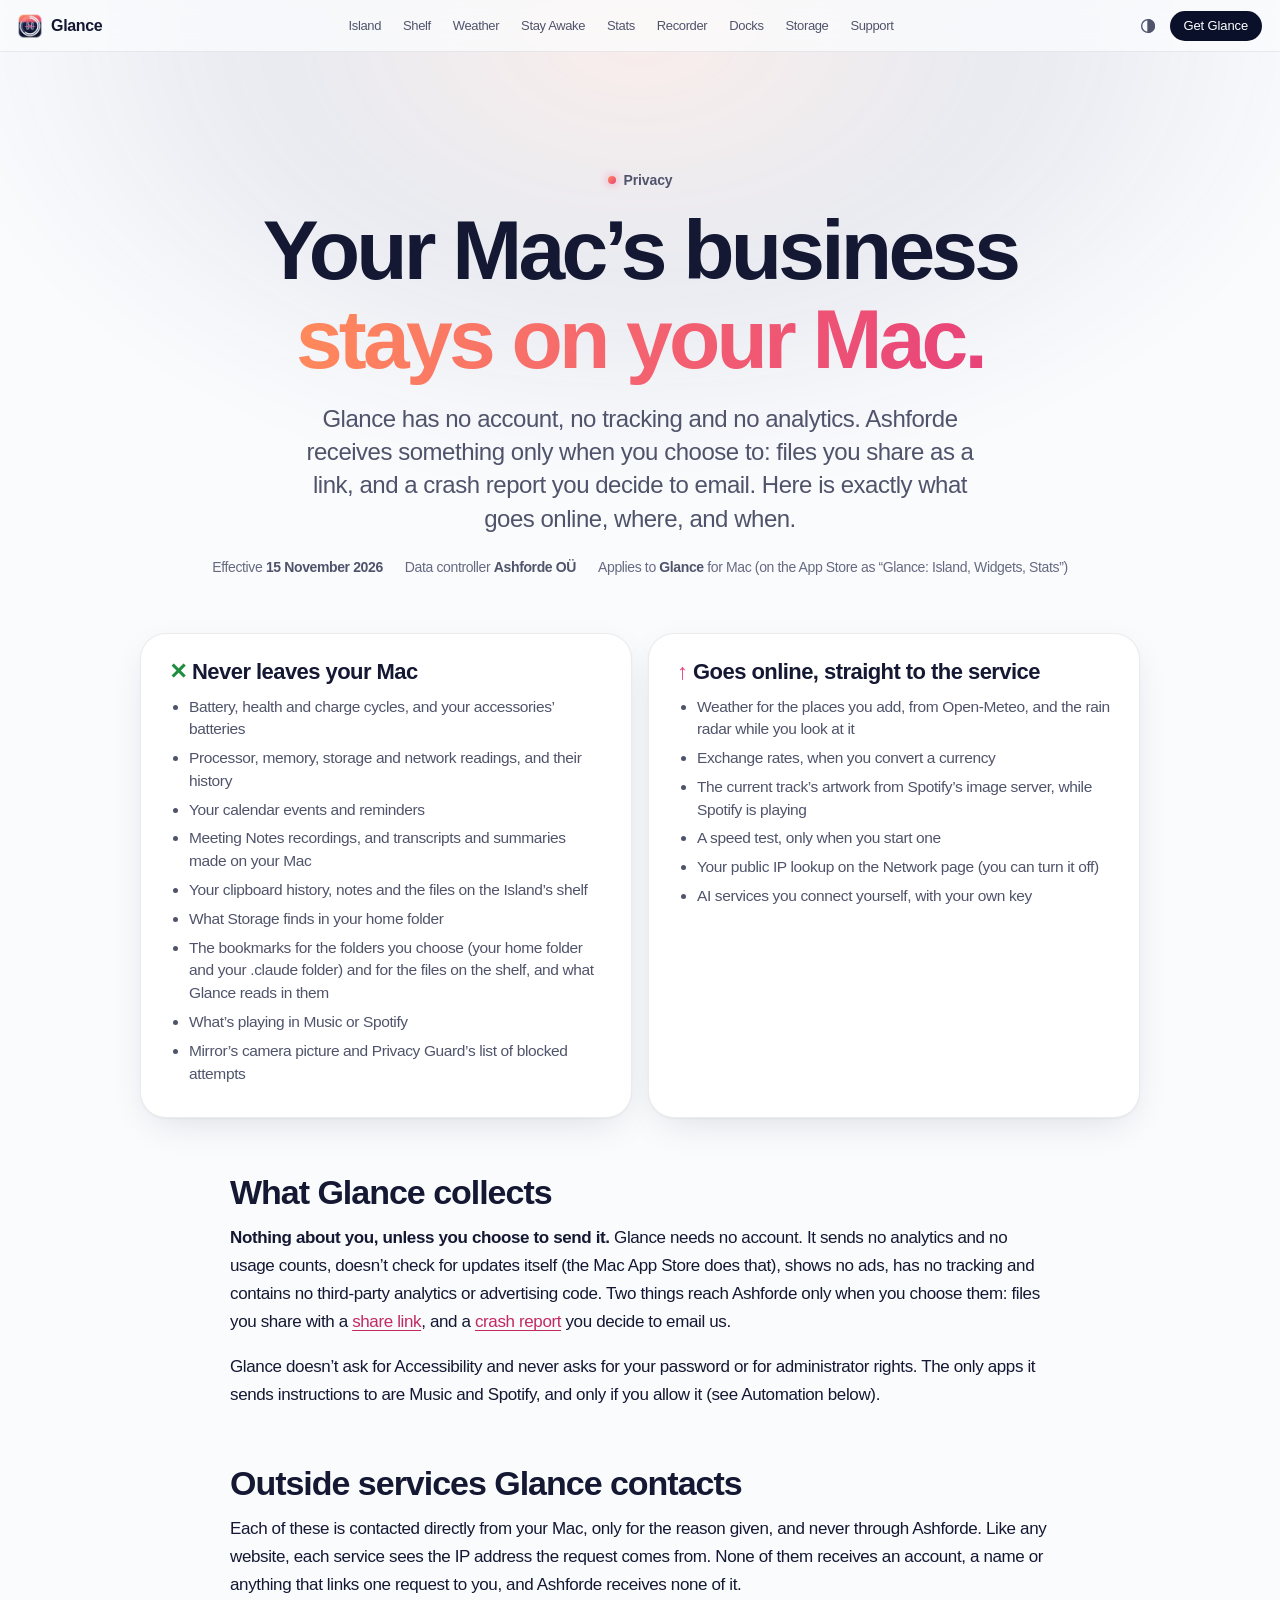
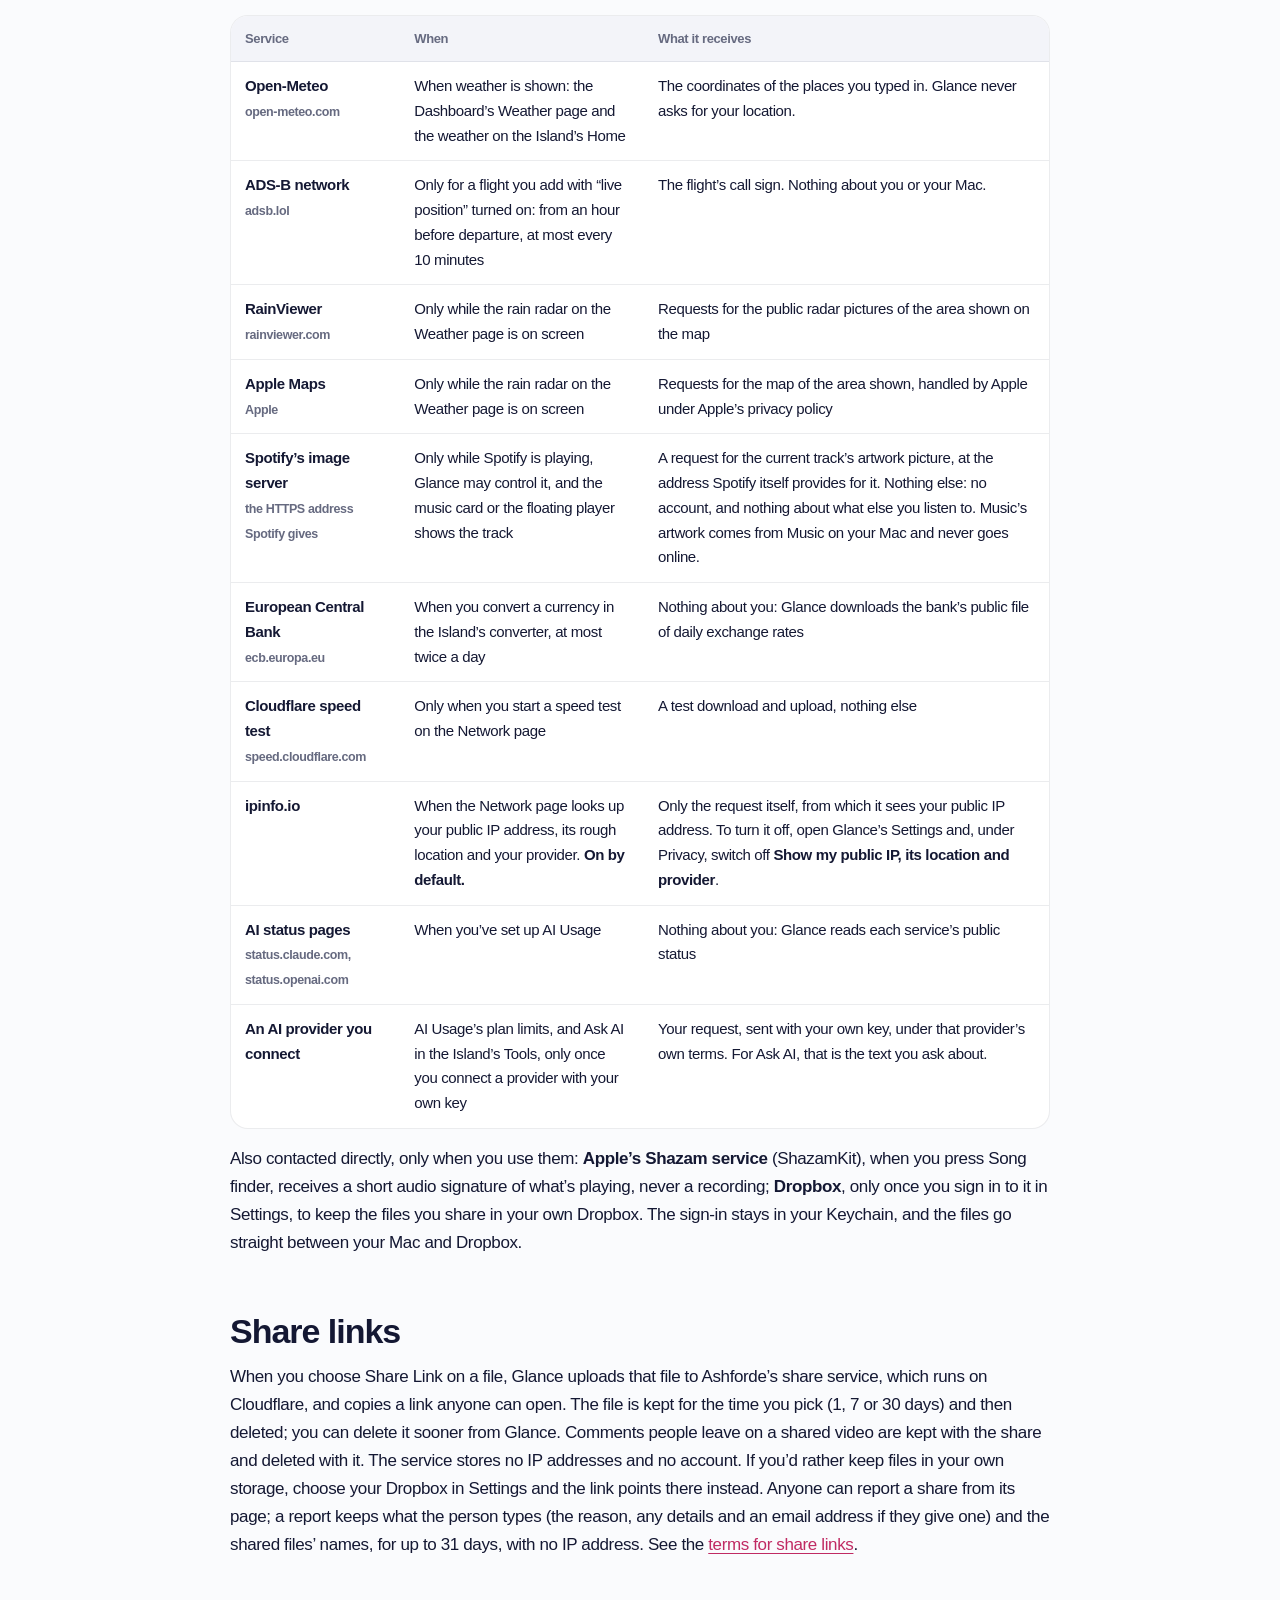
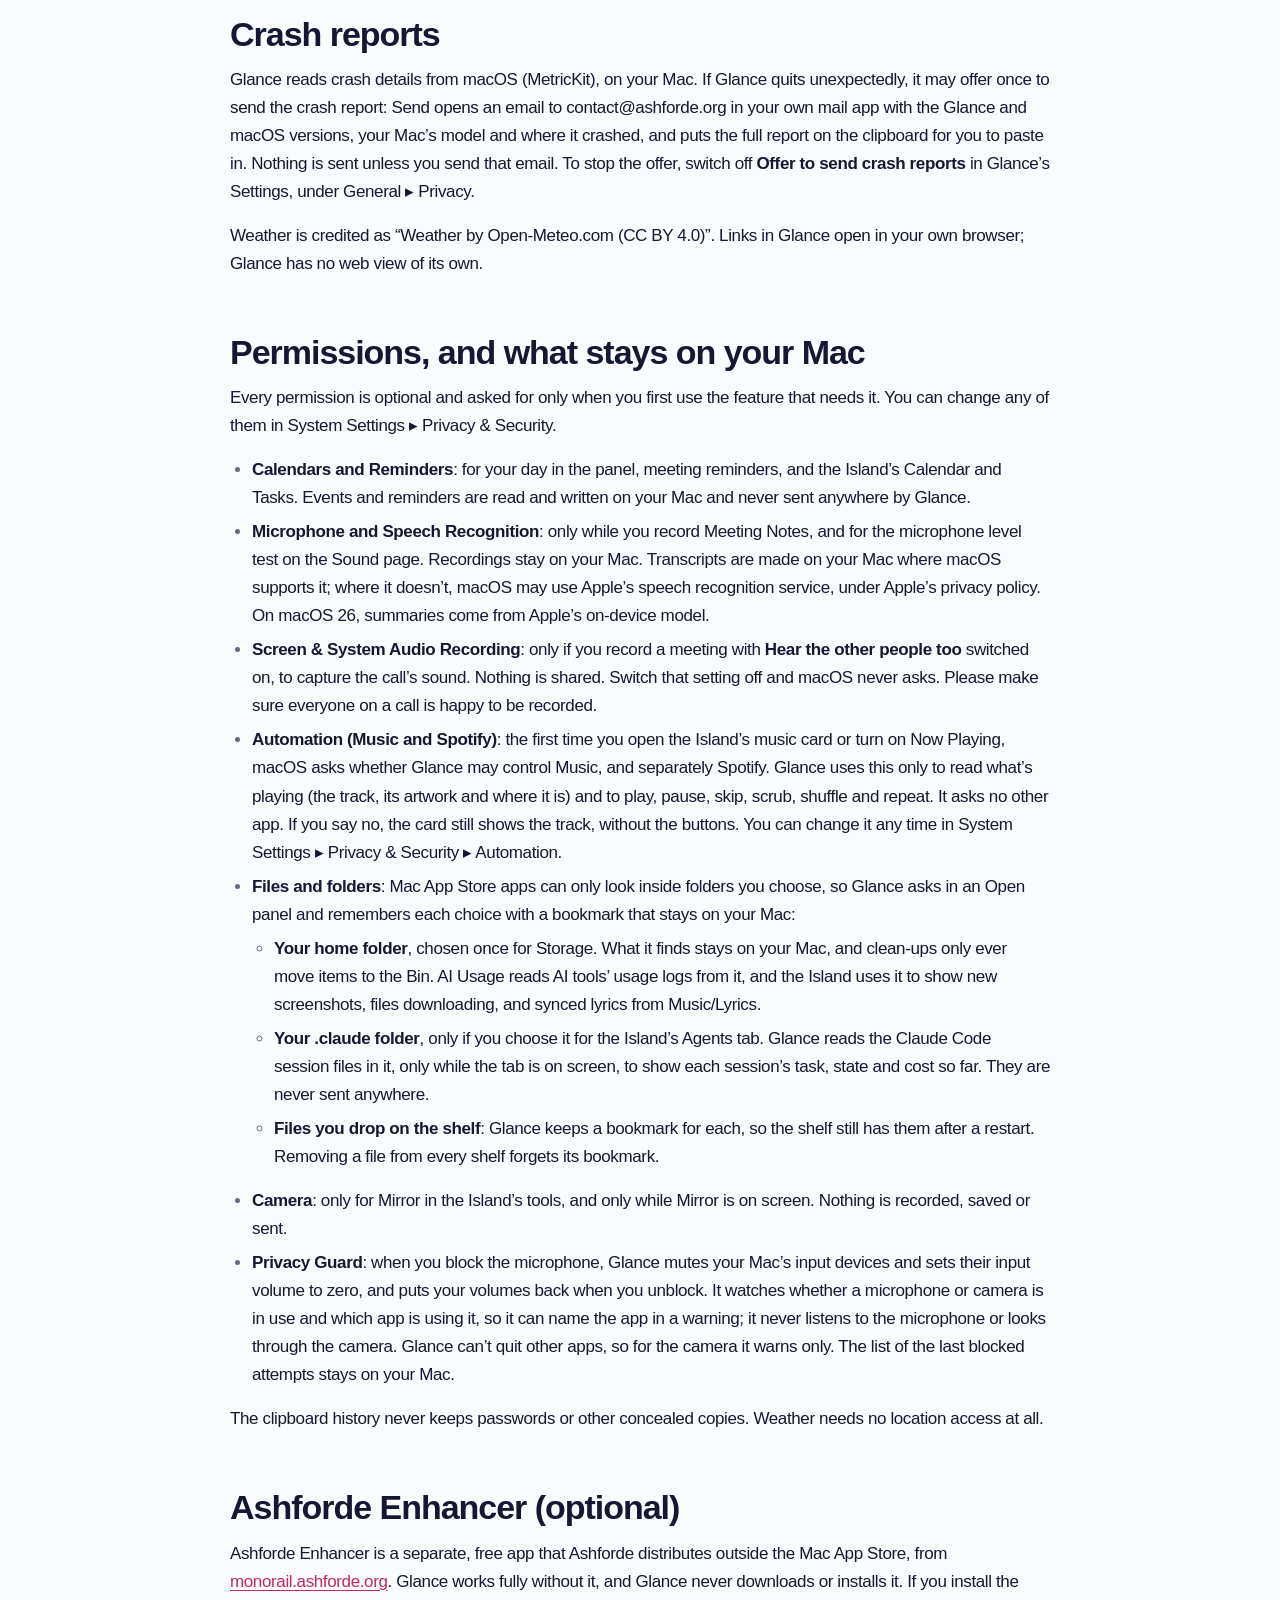
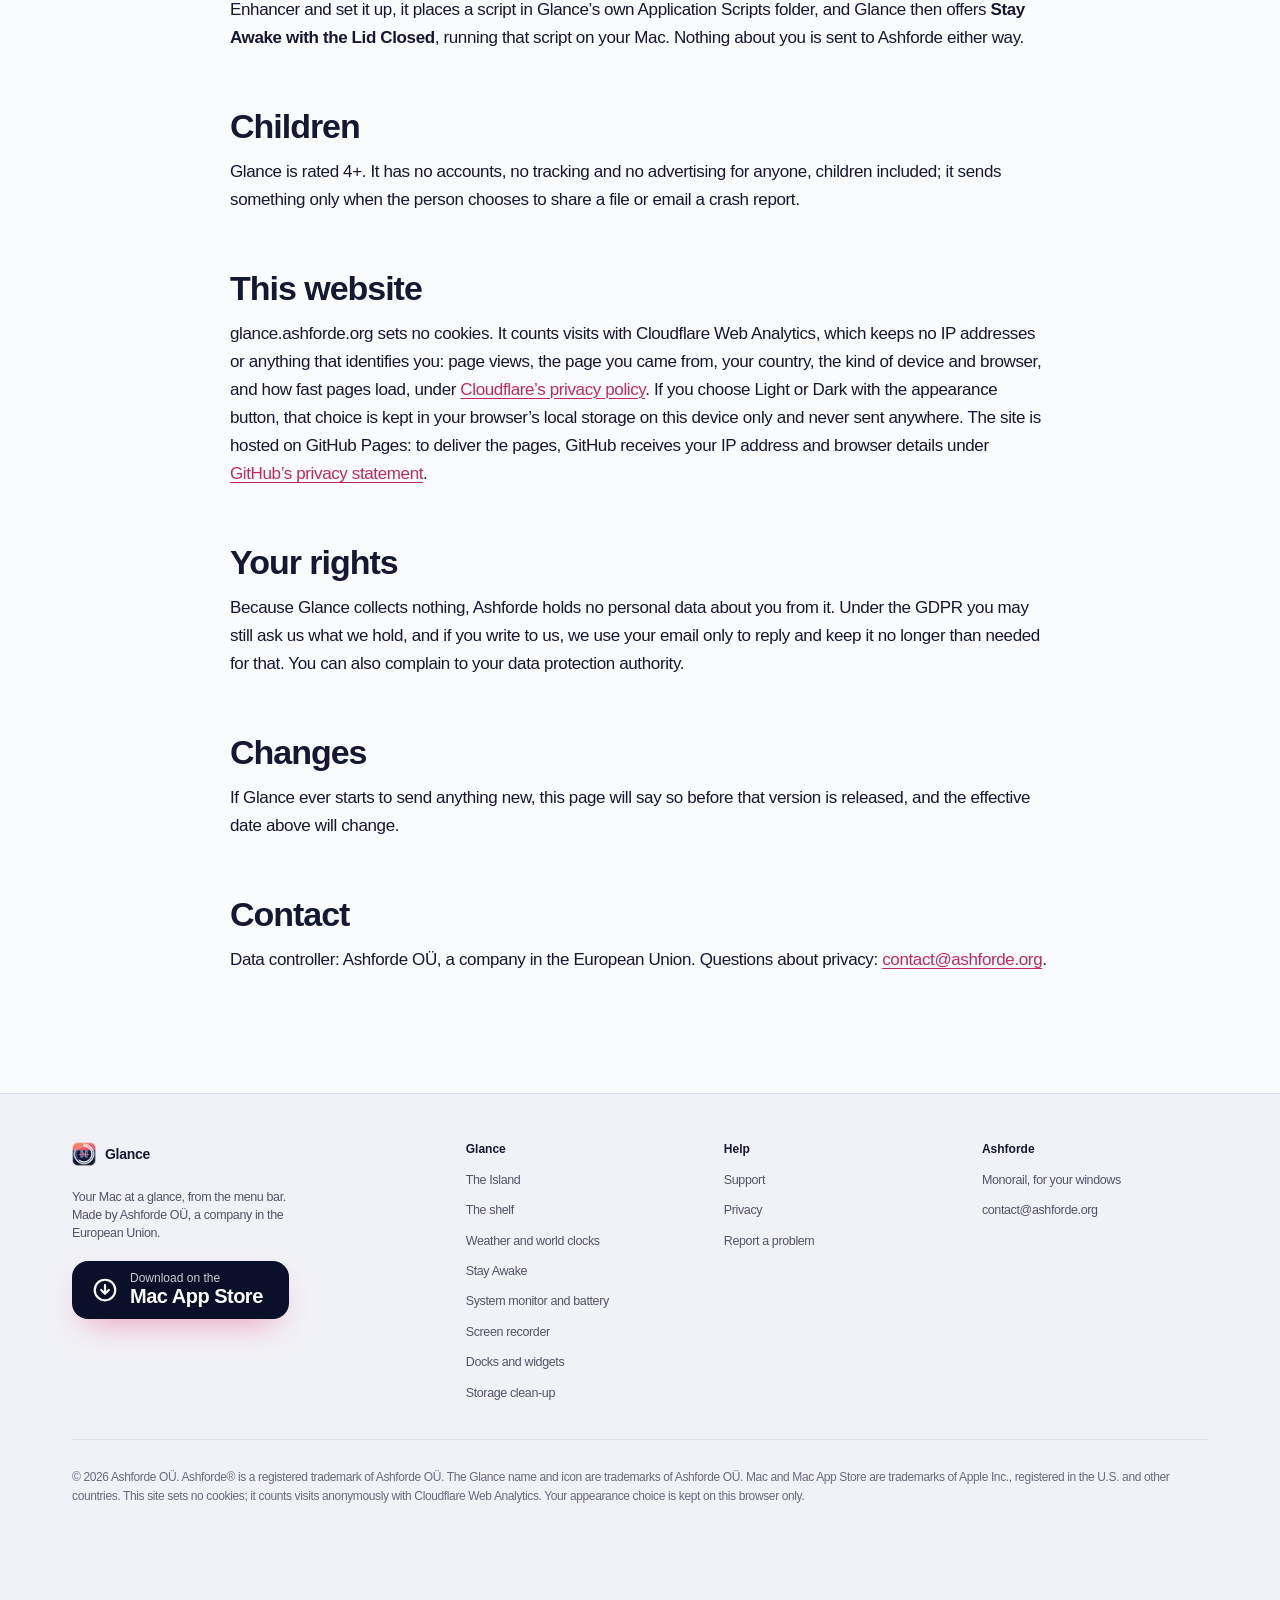
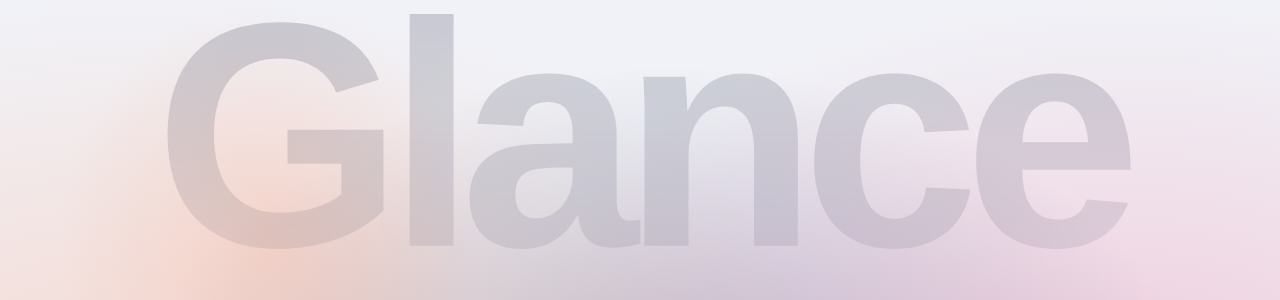
<file: privacy/index.html>
<!doctype html>
<html lang="en-GB">
<head>
<meta charset="utf-8">
<title>Privacy · Glance</title>
<meta name="description" content="No account, tracking or analytics. What stays on your Mac, what reaches Ashforde only when you choose, every service Glance contacts and when.">
<link rel="canonical" href="https://glance.ashforde.org/privacy/">
<meta property="og:title" content="Privacy · Glance">
<meta property="og:description" content="No account, tracking or analytics. What stays on your Mac, what reaches Ashforde only when you choose, every service Glance contacts and when.">
<meta property="og:type" content="website">
<meta property="og:site_name" content="Glance">
<meta property="og:url" content="https://glance.ashforde.org/privacy/">
<meta property="og:image" content="https://glance.ashforde.org/img/og.png">
<meta property="og:image:width" content="1200">
<meta property="og:image:height" content="630">
<meta property="og:image:alt" content="Glance: Island, widgets, stats. The Island open on Home: switches, a line to jot a note, Stay Awake, the weather and world clocks.">
<meta property="og:locale" content="en_GB">
<meta name="twitter:card" content="summary_large_image">
<meta name="twitter:title" content="Privacy · Glance">
<meta name="twitter:description" content="No account, tracking or analytics. What stays on your Mac, what reaches Ashforde only when you choose, every service Glance contacts and when.">
<meta name="twitter:image" content="https://glance.ashforde.org/img/og.png">
<meta name="twitter:image:alt" content="Glance: Island, widgets, stats. The Island open on Home: switches, a line to jot a note, Stay Awake, the weather and world clocks.">
<meta name="apple-itunes-app" content="app-id=6832553480">
<meta name="viewport" content="width=device-width, initial-scale=1, viewport-fit=cover">
<link rel="icon" href="/favicon.ico" sizes="48x48">
<link rel="icon" type="image/png" sizes="32x32" href="/icons/icon-32.png">
<link rel="icon" type="image/png" sizes="16x16" href="/icons/icon-16.png">
<link rel="apple-touch-icon" href="/apple-touch-icon.png">
<link rel="manifest" href="/site.webmanifest">
<meta name="theme-color" content="#FAFBFD">
<meta name="color-scheme" content="light dark">
<link rel="stylesheet" href="/ui/site.css">
<script>
/* Before the first paint: the appearance chosen on this browser, so nothing flashes. */
(() => { const d = document.documentElement; let m = null; d.classList.add('js');
  try { m = localStorage.getItem('glance-mode'); } catch (e) {}
  d.dataset.scheme = m === 'light' || m === 'dark' ? m : (matchMedia('(prefers-color-scheme: dark)').matches ? 'dark' : 'light'); })();
</script>
<script src="/ui/site.js" defer></script>
<style>
.sent { display: grid; grid-template-columns: repeat(2, minmax(0, 1fr)); gap: 16px; max-width: 1000px; margin: 0 auto; }
@media (max-width: 760px) { .sent { grid-template-columns: minmax(0, 1fr); } }
.sent .card { padding: 26px 28px; }
.sent ul { margin: 12px 0 0; padding-left: 20px; color: var(--ink2); font-size: 15.5px; }
.sent li { margin: 6px 0; }
.sent .no h2::before { content: "✕ "; color: var(--ok); }
.sent .yes h2::before { content: "↑ "; color: var(--l3); }
.sent h2 { font-size: 22px; letter-spacing: -.025em; }
.meta { display: flex; flex-wrap: wrap; justify-content: center; gap: 8px 22px; margin-top: 22px; font-size: 14px; color: var(--ink3); }
.meta b { color: var(--ink2); font-weight: 600; }
.prose { margin-top: 24px; padding-bottom: clamp(64px, 8vw, 110px); }
</style>
<script type="application/ld+json">{"@context": "https://schema.org", "@type": "BreadcrumbList", "itemListElement": [{"@type": "ListItem", "position": 1, "name": "Glance", "item": "https://glance.ashforde.org/"}, {"@type": "ListItem", "position": 2, "name": "Privacy", "item": "https://glance.ashforde.org/privacy/"}]}</script>
</head>
<body>
<a class="skip" href="#main">Skip to content</a>
<div class="ambient" aria-hidden="true"></div>
<header class="top">
  <div class="bar">
    <a class="brand" href="/"><img src="/assets/icon-64.webp" alt="" width="28" height="28">Glance</a>
    <nav aria-label="Main"><a href="/island/">Island</a><a href="/shelf/">Shelf</a><a href="/weather-and-world-clocks/">Weather</a><a href="/stay-awake/">Stay Awake</a><a href="/system-monitor/">Stats</a><a href="/screen-recorder/">Recorder</a><a href="/docks-and-widgets/">Docks</a><a href="/storage-clean-up/">Storage</a><a href="/support/">Support</a></nav>
    <span class="spacer"></span>
    <button type="button" class="iconbtn" id="theme-btn" aria-haspopup="dialog" aria-expanded="false" aria-controls="theme-pop" title="Appearance"><svg viewBox="0 0 24 24" fill="none" stroke="currentColor" stroke-width="1.8" stroke-linecap="round" stroke-linejoin="round" aria-hidden="true"><circle cx="12" cy="12" r="8.5"/><path d="M12 3.5a8.5 8.5 0 0 1 0 17z" fill="currentColor"/></svg><span class="sr">Appearance</span></button>
    <a class="store small" data-appstore href="https://apps.apple.com/app/id6832553480" aria-label="Download Glance on the Mac App Store"><svg viewBox="0 0 24 24" fill="none" stroke="currentColor" stroke-width="2" stroke-linecap="round" stroke-linejoin="round" aria-hidden="true"><circle cx="12" cy="12" r="9.5"/><path d="M12 7.5v8m0 0-3.5-3.5M12 15.5l3.5-3.5"/></svg><span><small>Download on the</small><b>Get Glance</b></span></a>
    <button type="button" class="iconbtn menu-btn" id="menu-btn" aria-expanded="false" aria-label="Menu"><svg viewBox="0 0 24 24" fill="none" stroke="currentColor" stroke-width="1.8" stroke-linecap="round" aria-hidden="true"><path d="M4 8h16M4 16h16"/></svg></button>
  </div>
  <div class="theme-pop" id="theme-pop" role="dialog" aria-label="Appearance" hidden>
    <h2>Appearance</h2>
    <div class="seg" data-mode-pick role="group" aria-label="Appearance">
      <button type="button" data-mode="auto">Automatic</button><button type="button" data-mode="light">Light</button><button type="button" data-mode="dark">Dark</button>
    </div>
    <p>Kept on this browser only.</p>
  </div>
</header>
<main id="main" class="wrap">
  <section class="page-hero">
    <span class="eyebrow"><i></i>Privacy</span>
    <h1>Your Mac’s business <span class="light-text">stays on your Mac.</span></h1>
    <p class="lede">Glance has no account, no tracking and no analytics. Ashforde receives something only when you choose to: files you share as a link, and a crash report you decide to email. Here is exactly what goes online, where, and when.</p>
    <p class="meta"><span>Effective <b>15 November 2026</b></span><span>Data controller <b>Ashforde OÜ</b></span><span>Applies to <b>Glance</b> for Mac (on the App Store as “Glance: Island, Widgets, Stats”)</span></p>
  </section>

  <div class="sent">
    <div class="card glass no"><h2>Never leaves your Mac</h2>
      <ul><li>Battery, health and charge cycles, and your accessories’ batteries</li><li>Processor, memory, storage and network readings, and their history</li><li>Your calendar events and reminders</li><li>Meeting Notes recordings, and transcripts and summaries made on your Mac</li><li>Your clipboard history, notes and the files on the Island’s shelf</li><li>What Storage finds in your home folder</li><li>The bookmarks for the folders you choose (your home folder and your .claude folder) and for the files on the shelf, and what Glance reads in them</li><li>What’s playing in Music or Spotify</li><li>Mirror’s camera picture and Privacy Guard’s list of blocked attempts</li></ul></div>
    <div class="card glass yes"><h2>Goes online, straight to the service</h2>
      <ul><li>Weather for the places you add, from Open-Meteo, and the rain radar while you look at it</li><li>Exchange rates, when you convert a currency</li><li>The current track’s artwork from Spotify’s image server, while Spotify is playing</li><li>A speed test, only when you start one</li><li>Your public IP lookup on the Network page (you can turn it off)</li><li>AI services you connect yourself, with your own key</li></ul></div>
  </div>

  <div class="prose narrow">
    <h2>What Glance collects</h2>
    <p><strong>Nothing about you, unless you choose to send it.</strong> Glance needs no account. It sends no analytics and no usage counts, doesn’t check for updates itself (the Mac App Store does that), shows no ads, has no tracking and contains no third-party analytics or advertising code. Two things reach Ashforde only when you choose them: files you share with a <a href="#share-links">share link</a>, and a <a href="#crash-reports">crash report</a> you decide to email us.</p>
    <p>Glance doesn’t ask for Accessibility and never asks for your password or for administrator rights. The only apps it sends instructions to are Music and Spotify, and only if you allow it (see Automation below).</p>

    <h2>Outside services Glance contacts</h2>
    <p>Each of these is contacted directly from your Mac, only for the reason given, and never through Ashforde. Like any website, each service sees the IP address the request comes from. None of them receives an account, a name or anything that links one request to you, and Ashforde receives none of it.</p>
    <div class="tablewrap"><table>
      <thead><tr><th>Service</th><th>When</th><th>What it receives</th></tr></thead>
      <tbody>
        <tr><td>Open-Meteo<br><small class="faint">open-meteo.com</small></td><td>When weather is shown: the Dashboard’s Weather page and the weather on the Island’s Home</td><td>The coordinates of the places you typed in. Glance never asks for your location.</td></tr>
        <tr><td>ADS-B network<br><small class="faint">adsb.lol</small></td><td>Only for a flight you add with “live position” turned on: from an hour before departure, at most every 10 minutes</td><td>The flight’s call sign. Nothing about you or your Mac.</td></tr>
        <tr><td>RainViewer<br><small class="faint">rainviewer.com</small></td><td>Only while the rain radar on the Weather page is on screen</td><td>Requests for the public radar pictures of the area shown on the map</td></tr>
        <tr><td>Apple Maps<br><small class="faint">Apple</small></td><td>Only while the rain radar on the Weather page is on screen</td><td>Requests for the map of the area shown, handled by Apple under Apple’s privacy policy</td></tr>
        <tr><td>Spotify’s image server<br><small class="faint">the HTTPS address Spotify gives</small></td><td>Only while Spotify is playing, Glance may control it, and the music card or the floating player shows the track</td><td>A request for the current track’s artwork picture, at the address Spotify itself provides for it. Nothing else: no account, and nothing about what else you listen to. Music’s artwork comes from Music on your Mac and never goes online.</td></tr>
        <tr><td>European Central Bank<br><small class="faint">ecb.europa.eu</small></td><td>When you convert a currency in the Island’s converter, at most twice a day</td><td>Nothing about you: Glance downloads the bank’s public file of daily exchange rates</td></tr>
        <tr><td>Cloudflare speed test<br><small class="faint">speed.cloudflare.com</small></td><td>Only when you start a speed test on the Network page</td><td>A test download and upload, nothing else</td></tr>
        <tr><td>ipinfo.io</td><td>When the Network page looks up your public IP address, its rough location and your provider. <strong>On by default.</strong></td><td>Only the request itself, from which it sees your public IP address. To turn it off, open Glance’s Settings and, under Privacy, switch off <strong>Show my public IP, its location and provider</strong>.</td></tr>
        <tr><td>AI status pages<br><small class="faint">status.claude.com, status.openai.com</small></td><td>When you’ve set up AI Usage</td><td>Nothing about you: Glance reads each service’s public status</td></tr>
        <tr><td>An AI provider you connect</td><td>AI Usage’s plan limits, and Ask AI in the Island’s Tools, only once you connect a provider with your own key</td><td>Your request, sent with your own key, under that provider’s own terms. For Ask AI, that is the text you ask about.</td></tr>
      </tbody>
    </table></div>
    <p>Also contacted directly, only when you use them: <strong>Apple’s Shazam service</strong> (ShazamKit), when you press Song finder, receives a short audio signature of what’s playing, never a recording; <strong>Dropbox</strong>, only once you sign in to it in Settings, to keep the files you share in your own Dropbox. The sign-in stays in your Keychain, and the files go straight between your Mac and Dropbox.</p>

    <h2 id="share-links">Share links</h2>
    <p>When you choose Share Link on a file, Glance uploads that file to Ashforde’s share service, which runs on Cloudflare, and copies a link anyone can open. The file is kept for the time you pick (1, 7 or 30 days) and then deleted; you can delete it sooner from Glance. Comments people leave on a shared video are kept with the share and deleted with it. The service stores no IP addresses and no account. If you’d rather keep files in your own storage, choose your Dropbox in Settings and the link points there instead. Anyone can report a share from its page; a report keeps what the person types (the reason, any details and an email address if they give one) and the shared files’ names, for up to 31 days, with no IP address. See the <a href="https://share.ashforde.org/terms">terms for share links</a>.</p>

    <h2 id="crash-reports">Crash reports</h2>
    <p>Glance reads crash details from macOS (MetricKit), on your Mac. If Glance quits unexpectedly, it may offer once to send the crash report: Send opens an email to contact@ashforde.org in your own mail app with the Glance and macOS versions, your Mac’s model and where it crashed, and puts the full report on the clipboard for you to paste in. Nothing is sent unless you send that email. To stop the offer, switch off <strong>Offer to send crash reports</strong> in Glance’s Settings, under General ▸ Privacy.</p>

    <p>Weather is credited as “Weather by Open-Meteo.com (CC BY 4.0)”. Links in Glance open in your own browser; Glance has no web view of its own.</p>

    <h2>Permissions, and what stays on your Mac</h2>
    <p>Every permission is optional and asked for only when you first use the feature that needs it. You can change any of them in System Settings ▸ Privacy &amp; Security.</p>
    <ul>
      <li><strong>Calendars and Reminders</strong>: for your day in the panel, meeting reminders, and the Island’s Calendar and Tasks. Events and reminders are read and written on your Mac and never sent anywhere by Glance.</li>
      <li><strong>Microphone and Speech Recognition</strong>: only while you record Meeting Notes, and for the microphone level test on the Sound page. Recordings stay on your Mac. Transcripts are made on your Mac where macOS supports it; where it doesn’t, macOS may use Apple’s speech recognition service, under Apple’s privacy policy. On macOS 26, summaries come from Apple’s on-device model.</li>
      <li><strong>Screen &amp; System Audio Recording</strong>: only if you record a meeting with <strong>Hear the other people too</strong> switched on, to capture the call’s sound. Nothing is shared. Switch that setting off and macOS never asks. Please make sure everyone on a call is happy to be recorded.</li>
      <li><strong>Automation (Music and Spotify)</strong>: the first time you open the Island’s music card or turn on Now Playing, macOS asks whether Glance may control Music, and separately Spotify. Glance uses this only to read what’s playing (the track, its artwork and where it is) and to play, pause, skip, scrub, shuffle and repeat. It asks no other app. If you say no, the card still shows the track, without the buttons. You can change it any time in System Settings ▸ Privacy &amp; Security ▸ Automation.</li>
      <li><strong>Files and folders</strong>: Mac App Store apps can only look inside folders you choose, so Glance asks in an Open panel and remembers each choice with a bookmark that stays on your Mac:
        <ul>
          <li><strong>Your home folder</strong>, chosen once for Storage. What it finds stays on your Mac, and clean-ups only ever move items to the Bin. AI Usage reads AI tools’ usage logs from it, and the Island uses it to show new screenshots, files downloading, and synced lyrics from Music/Lyrics.</li>
          <li><strong>Your .claude folder</strong>, only if you choose it for the Island’s Agents tab. Glance reads the Claude Code session files in it, only while the tab is on screen, to show each session’s task, state and cost so far. They are never sent anywhere.</li>
          <li><strong>Files you drop on the shelf</strong>: Glance keeps a bookmark for each, so the shelf still has them after a restart. Removing a file from every shelf forgets its bookmark.</li>
        </ul></li>
      <li><strong>Camera</strong>: only for Mirror in the Island’s tools, and only while Mirror is on screen. Nothing is recorded, saved or sent.</li>
      <li><strong>Privacy Guard</strong>: when you block the microphone, Glance mutes your Mac’s input devices and sets their input volume to zero, and puts your volumes back when you unblock. It watches whether a microphone or camera is in use and which app is using it, so it can name the app in a warning; it never listens to the microphone or looks through the camera. Glance can’t quit other apps, so for the camera it warns only. The list of the last blocked attempts stays on your Mac.</li>
    </ul>
    <p>The clipboard history never keeps passwords or other concealed copies. Weather needs no location access at all.</p>

    <h2>Ashforde Enhancer (optional)</h2>
    <p>Ashforde Enhancer is a separate, free app that Ashforde distributes outside the Mac App Store, from <a href="https://monorail.ashforde.org/enhancer/">monorail.ashforde.org</a>. Glance works fully without it, and Glance never downloads or installs it. If you install the Enhancer and set it up, it places a script in Glance’s own Application Scripts folder, and Glance then offers <strong>Stay Awake with the Lid Closed</strong>, running that script on your Mac. Nothing about you is sent to Ashforde either way.</p>

    <h2>Children</h2>
    <p>Glance is rated 4+. It has no accounts, no tracking and no advertising for anyone, children included; it sends something only when the person chooses to share a file or email a crash report.</p>

    <h2>This website</h2>
    <p>glance.ashforde.org sets no cookies. It counts visits with Cloudflare Web Analytics, which keeps no IP addresses or anything that identifies you: page views, the page you came from, your country, the kind of device and browser, and how fast pages load, under <a href="https://www.cloudflare.com/privacypolicy/">Cloudflare’s privacy policy</a>. If you choose Light or Dark with the appearance button, that choice is kept in your browser’s local storage on this device only and never sent anywhere. The site is hosted on GitHub Pages: to deliver the pages, GitHub receives your IP address and browser details under <a href="https://docs.github.com/en/site-policy/privacy-policies/github-general-privacy-statement">GitHub’s privacy statement</a>.</p>

    <h2>Your rights</h2>
    <p>Because Glance collects nothing, Ashforde holds no personal data about you from it. Under the GDPR you may still ask us what we hold, and if you write to us, we use your email only to reply and keep it no longer than needed for that. You can also complain to your data protection authority.</p>

    <h2>Changes</h2>
    <p>If Glance ever starts to send anything new, this page will say so before that version is released, and the effective date above will change.</p>

    <h2>Contact</h2>
    <p>Data controller: Ashforde OÜ, a company in the European Union. Questions about privacy: <a href="mailto:contact@ashforde.org">contact@ashforde.org</a>.</p>
  </div>
</main>
<footer class="foot">
  <div class="wrap">
    <div class="cols">
      <div><a class="brand" href="/"><img src="/assets/icon-64.webp" alt="" width="28" height="28">Glance</a>
        <p style="margin-top:14px;max-width:36ch">Your Mac at a glance, from the menu bar. Made by Ashforde OÜ, a company in the European Union.</p>
        <p style="margin-top:18px"><a class="store" data-appstore href="https://apps.apple.com/app/id6832553480" aria-label="Download Glance on the Mac App Store"><svg viewBox="0 0 24 24" fill="none" stroke="currentColor" stroke-width="2" stroke-linecap="round" stroke-linejoin="round" aria-hidden="true"><circle cx="12" cy="12" r="9.5"/><path d="M12 7.5v8m0 0-3.5-3.5M12 15.5l3.5-3.5"/></svg><span><small>Download on the</small><b>Mac App Store</b></span></a></p></div>
      <div><h2>Glance</h2><ul><li><a href="/island/">The Island</a></li><li><a href="/shelf/">The shelf</a></li><li><a href="/weather-and-world-clocks/">Weather and world clocks</a></li><li><a href="/stay-awake/">Stay Awake</a></li><li><a href="/system-monitor/">System monitor and battery</a></li><li><a href="/screen-recorder/">Screen recorder</a></li><li><a href="/docks-and-widgets/">Docks and widgets</a></li><li><a href="/storage-clean-up/">Storage clean-up</a></li></ul></div>
      <div><h2>Help</h2><ul><li><a href="/support/">Support</a></li><li><a href="/privacy/">Privacy</a></li><li><a href="mailto:contact@ashforde.org?subject=Glance">Report a problem</a></li></ul></div>
      <div><h2>Ashforde</h2><ul><li><a href="https://monorail.ashforde.org">Monorail, for your windows</a></li><li><a href="mailto:contact@ashforde.org">contact@ashforde.org</a></li></ul></div>
    </div>
    <p class="legal">© <span data-year>2026</span> Ashforde OÜ. Ashforde® is a registered trademark of Ashforde OÜ. The Glance name and icon are trademarks of Ashforde OÜ. Mac and Mac App Store are trademarks of Apple Inc., registered in the U.S. and other countries. This site sets no cookies; it counts visits anonymously with Cloudflare Web Analytics. Your appearance choice is kept on this browser only.</p>
  </div>
  <div class="giant" aria-hidden="true">Glance</div>
</footer>
<script defer src="https://static.cloudflareinsights.com/beacon.min.js" data-cf-beacon='{"token": "532394513de34a9399143e8b5aad11a7"}'></script>
</body>
</html>
</file>
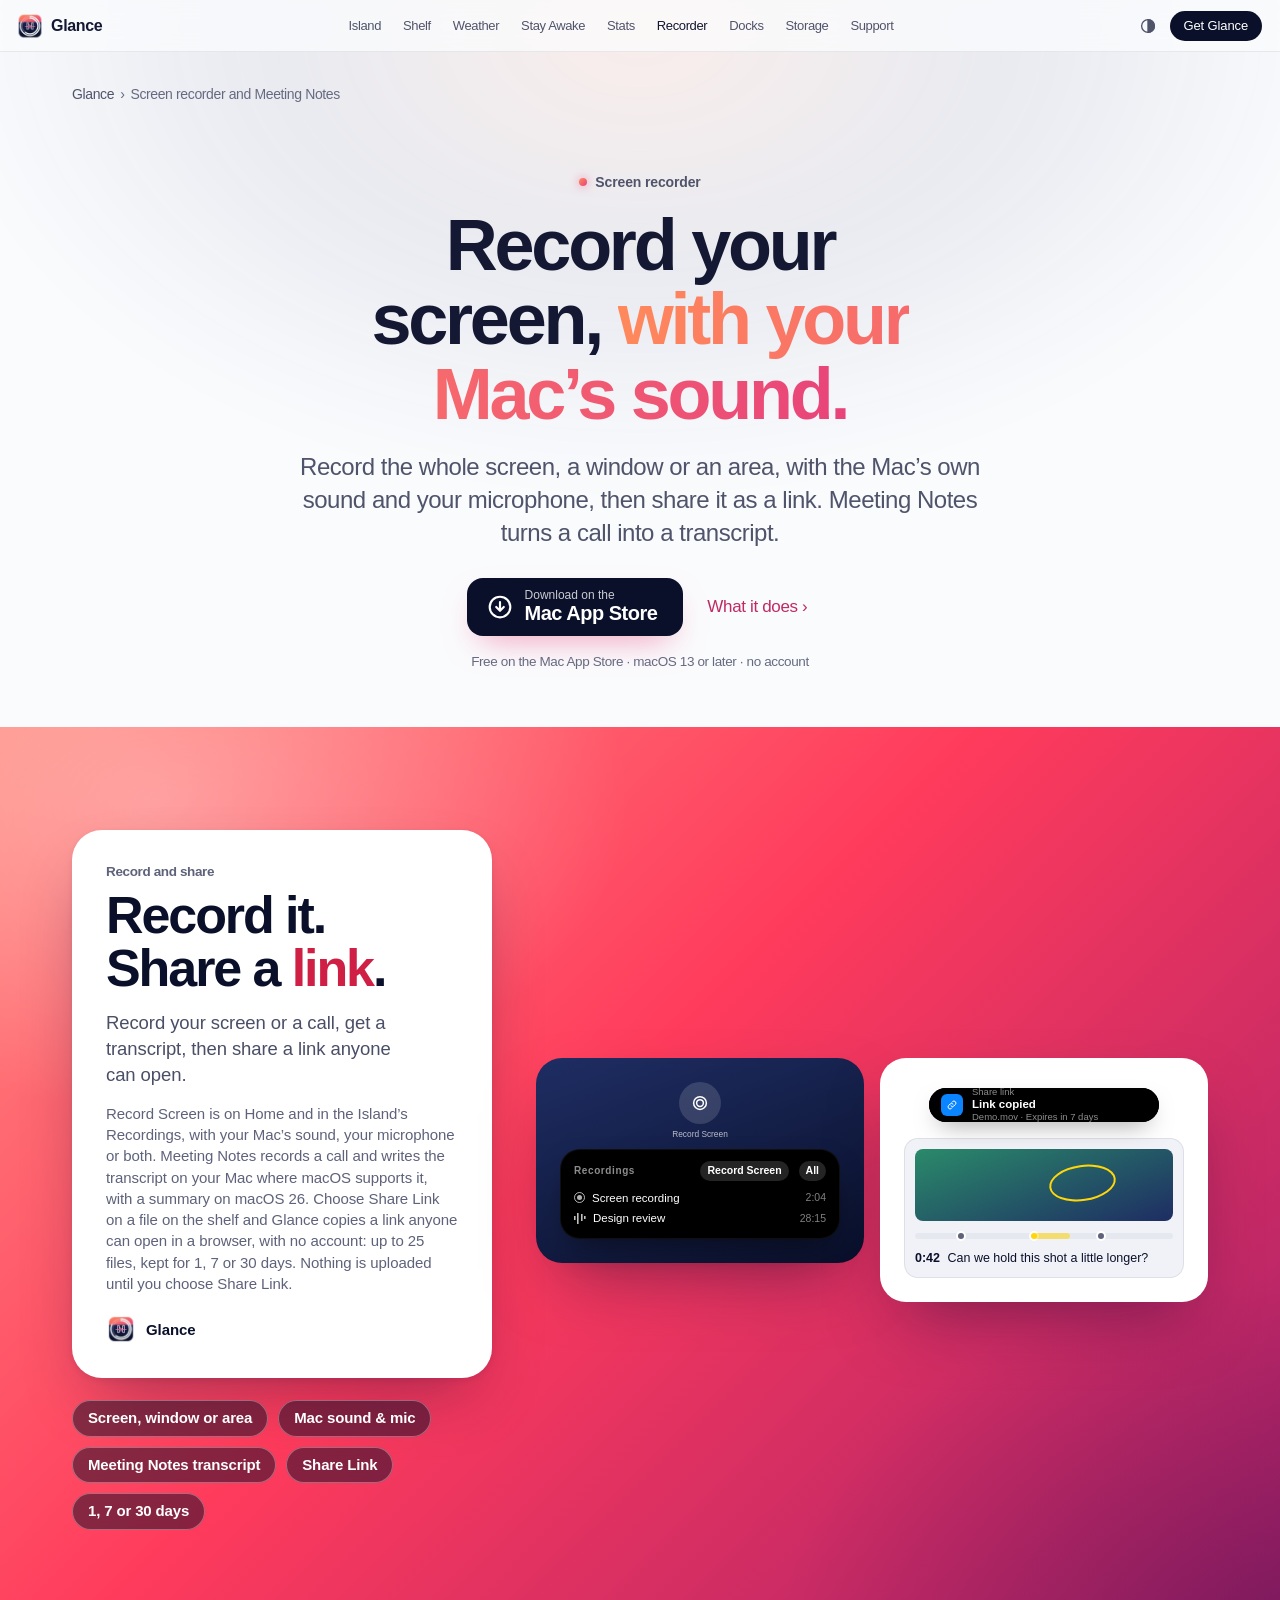
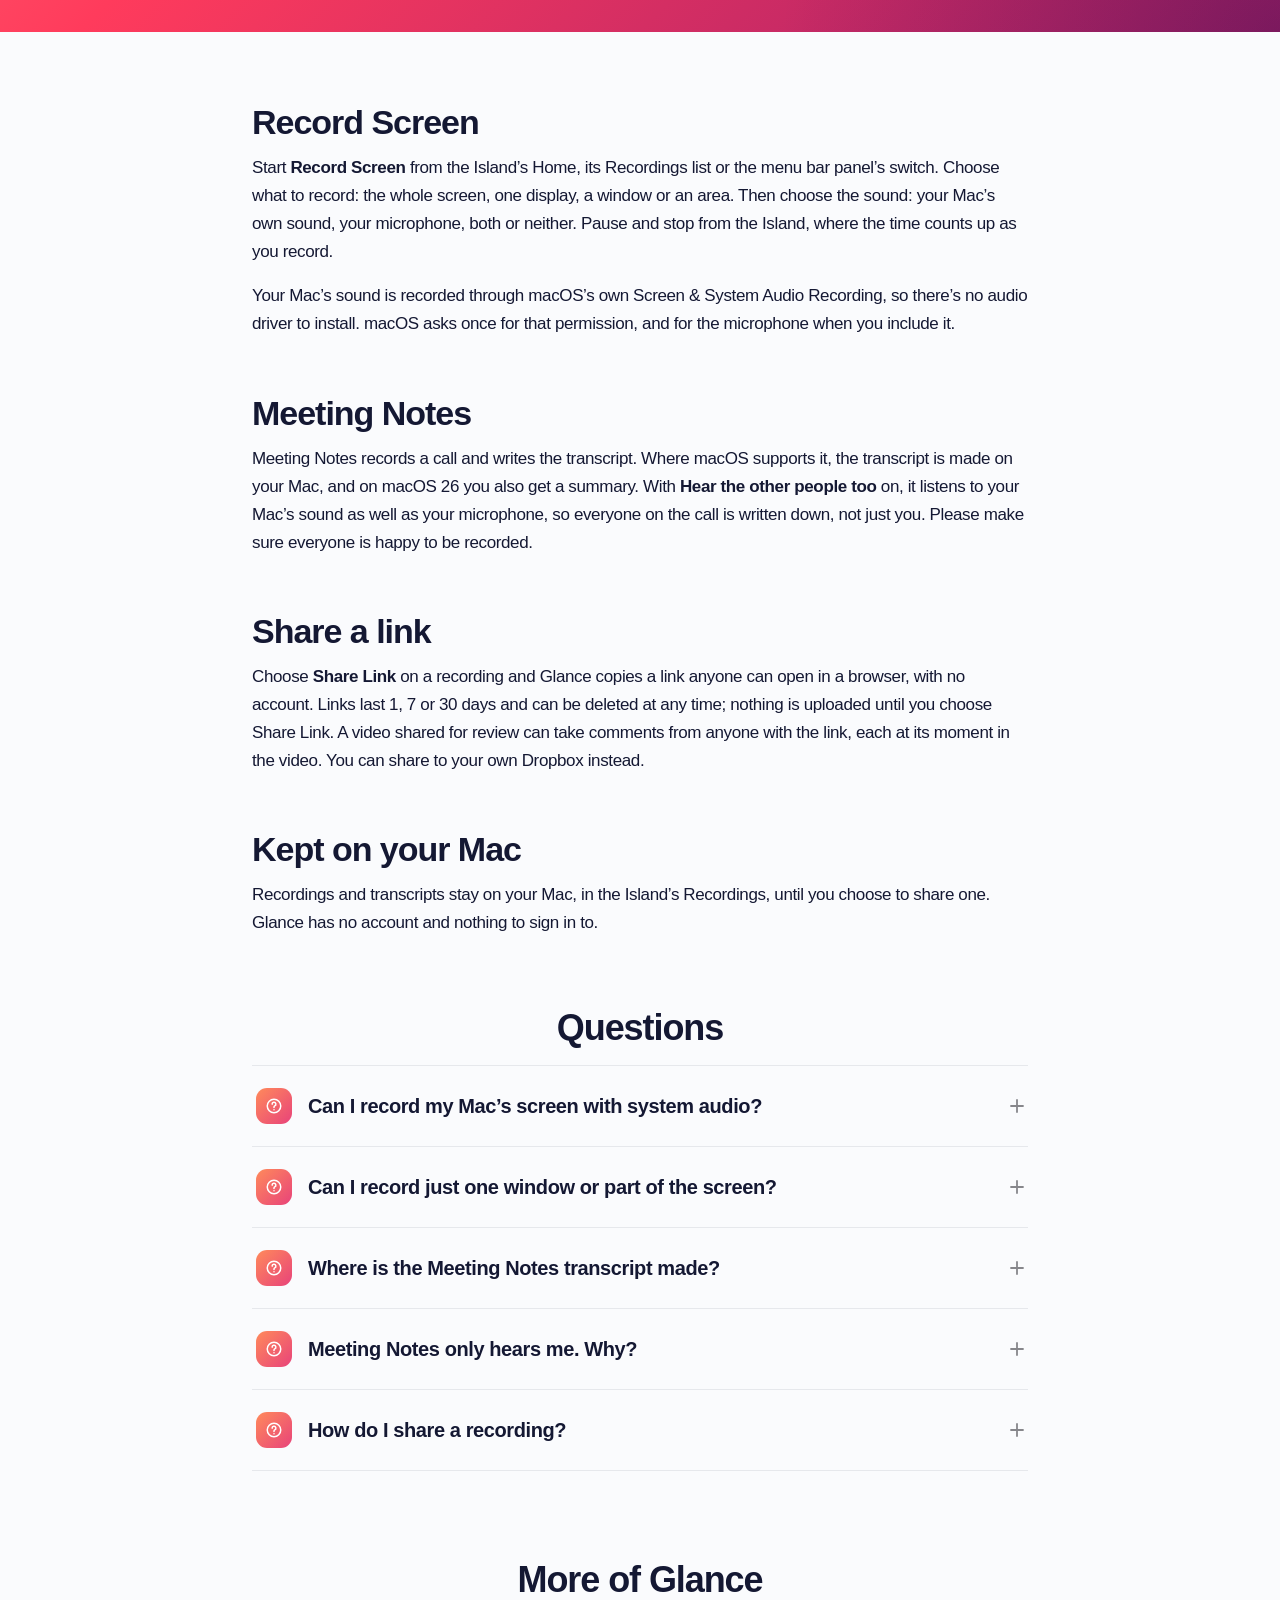
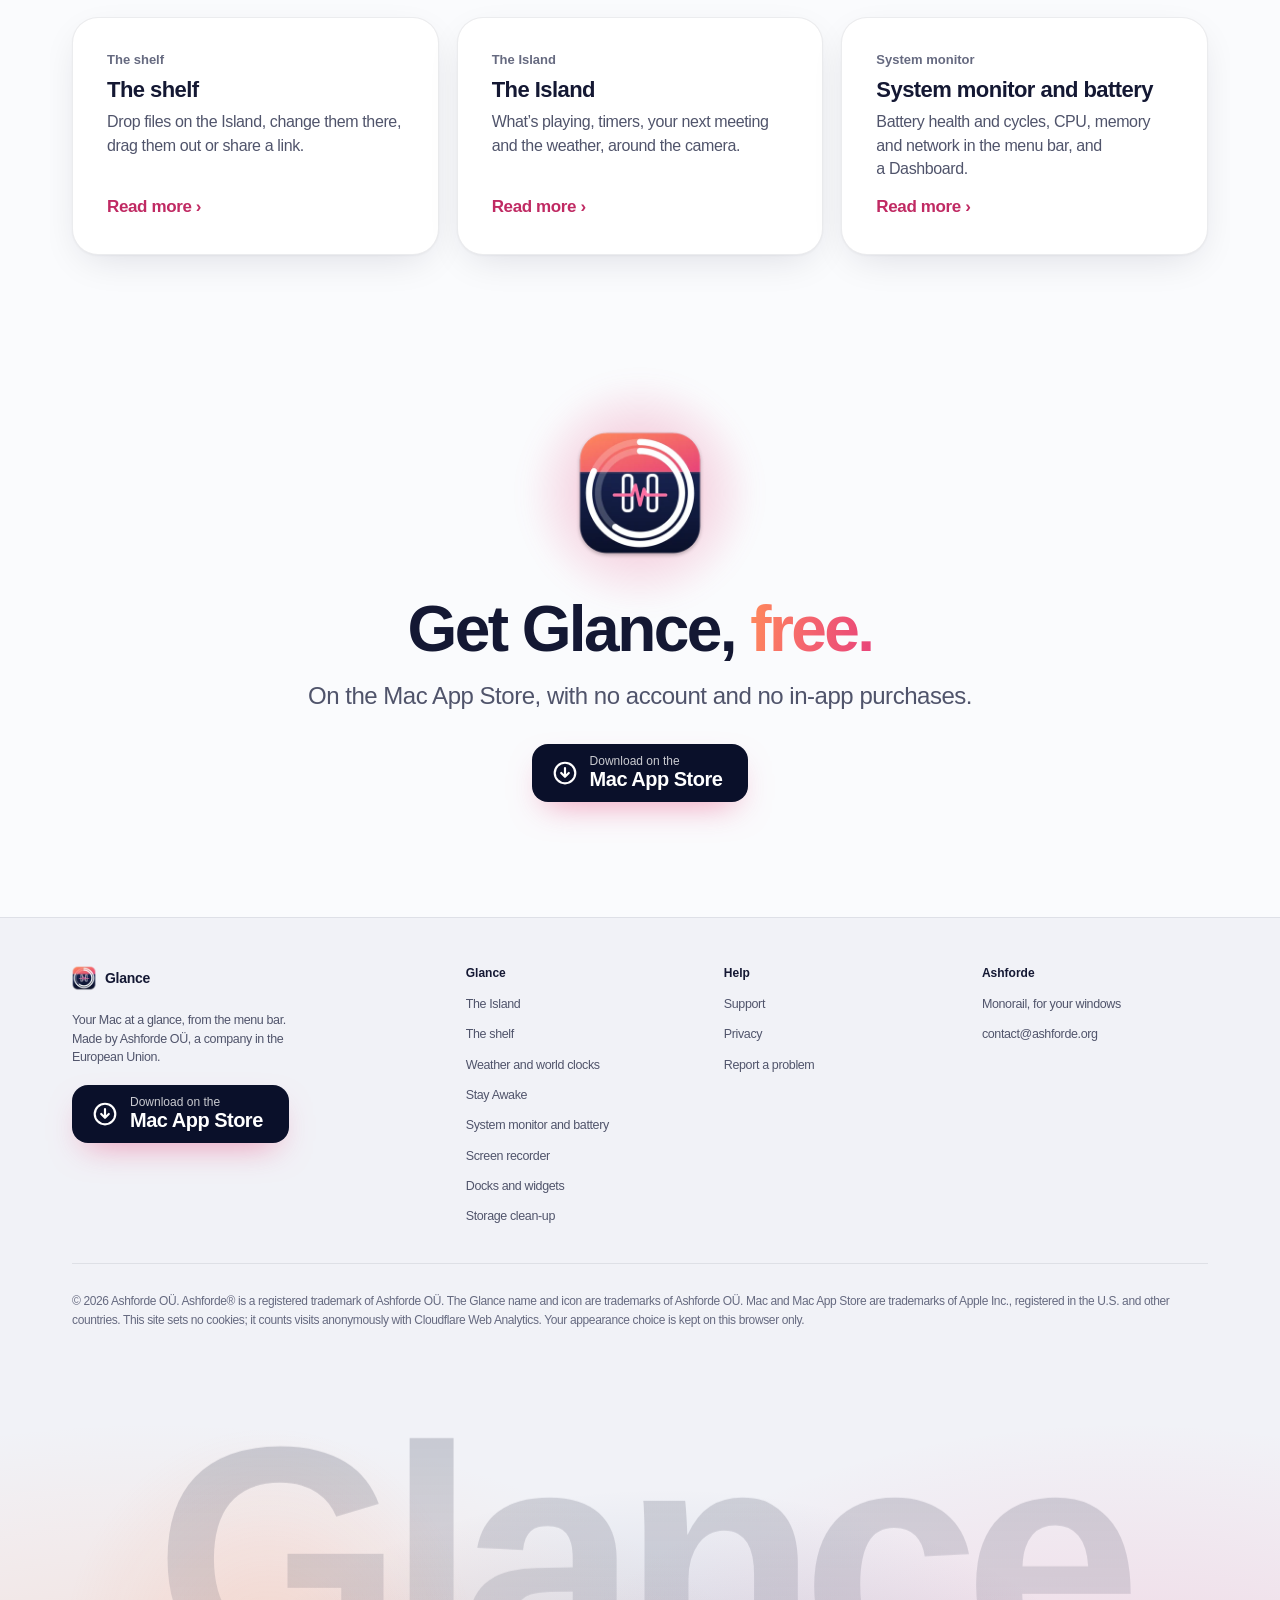
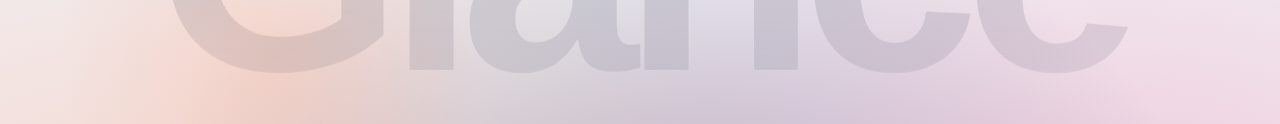
<file: screen-recorder/index.html>
<!doctype html>
<html lang="en-GB">
<head>
<meta charset="utf-8">
<title>Mac Screen Recorder with System Audio | Glance</title>
<meta name="description" content="Record your Mac’s screen, a window or an area with the Mac’s own sound, your microphone or both. Meeting Notes writes a call’s transcript on your Mac. Free.">
<link rel="canonical" href="https://glance.ashforde.org/screen-recorder/">
<meta property="og:title" content="Mac Screen Recorder with System Audio | Glance">
<meta property="og:description" content="Record your Mac’s screen, a window or an area with the Mac’s own sound, your microphone or both. Meeting Notes writes a call’s transcript on your Mac. Free.">
<meta property="og:type" content="website">
<meta property="og:site_name" content="Glance">
<meta property="og:url" content="https://glance.ashforde.org/screen-recorder/">
<meta property="og:image" content="https://glance.ashforde.org/img/og.png">
<meta property="og:image:width" content="1200">
<meta property="og:image:height" content="630">
<meta property="og:image:alt" content="Glance: Island, widgets, stats. The Island open on Home: switches, a line to jot a note, Stay Awake, the weather and world clocks.">
<meta property="og:locale" content="en_GB">
<meta name="twitter:card" content="summary_large_image">
<meta name="twitter:title" content="Mac Screen Recorder with System Audio | Glance">
<meta name="twitter:description" content="Record your Mac’s screen, a window or an area with the Mac’s own sound, your microphone or both. Meeting Notes writes a call’s transcript on your Mac. Free.">
<meta name="twitter:image" content="https://glance.ashforde.org/img/og.png">
<meta name="twitter:image:alt" content="Glance: Island, widgets, stats. The Island open on Home: switches, a line to jot a note, Stay Awake, the weather and world clocks.">
<meta name="apple-itunes-app" content="app-id=6832553480">
<meta name="viewport" content="width=device-width, initial-scale=1, viewport-fit=cover">
<link rel="icon" href="/favicon.ico" sizes="48x48">
<link rel="icon" type="image/png" sizes="32x32" href="/icons/icon-32.png">
<link rel="icon" type="image/png" sizes="16x16" href="/icons/icon-16.png">
<link rel="apple-touch-icon" href="/apple-touch-icon.png">
<link rel="manifest" href="/site.webmanifest">
<meta name="theme-color" content="#FAFBFD">
<meta name="color-scheme" content="light dark">
<link rel="stylesheet" href="/ui/site.css">
<script>
/* Before the first paint: the appearance chosen on this browser, so nothing flashes. */
(() => { const d = document.documentElement; let m = null; d.classList.add('js');
  try { m = localStorage.getItem('glance-mode'); } catch (e) {}
  d.dataset.scheme = m === 'light' || m === 'dark' ? m : (matchMedia('(prefers-color-scheme: dark)').matches ? 'dark' : 'light'); })();
</script>
<script src="/ui/site.js" defer></script>
<link rel="stylesheet" href="/ui/home.css">
<link rel="stylesheet" href="/ui/mocks.css" media="print" onload="this.media='all'">
<link rel="stylesheet" href="/ui/mac.css">
<link rel="stylesheet" href="/ui/stage.css">
<link rel="stylesheet" href="/ui/tiles.css" media="print" onload="this.media='all'">
<link rel="stylesheet" href="/ui/live.css" media="print" onload="this.media='all'">
<link rel="stylesheet" href="/ui/feature.css">
<script src="/ui/home.js" defer></script>
<script src="/ui/mocks.js" defer></script>
<script src="/ui/screens.js" defer></script>
<script src="/ui/mac.js" defer></script>
<script src="/ui/tiles.js" defer></script>
<script src="/ui/live.js" defer></script>
<noscript><link rel="stylesheet" href="/ui/mocks.css"><link rel="stylesheet" href="/ui/tiles.css"><link rel="stylesheet" href="/ui/live.css"></noscript>
<script type="application/ld+json">{"@context": "https://schema.org", "@graph": [{"@type": "WebPage", "@id": "https://glance.ashforde.org/screen-recorder/#webpage", "url": "https://glance.ashforde.org/screen-recorder/", "name": "Mac Screen Recorder with System Audio | Glance", "description": "Record your Mac’s screen, a window or an area with the Mac’s own sound, your microphone or both. Meeting Notes writes a call’s transcript on your Mac. Free.", "inLanguage": "en-GB", "isPartOf": {"@id": "https://glance.ashforde.org/#site"}, "about": {"@id": "https://glance.ashforde.org/#app"}, "breadcrumb": {"@id": "https://glance.ashforde.org/screen-recorder/#breadcrumb"}, "primaryImageOfPage": "https://glance.ashforde.org/img/og.png"}, {"@type": "BreadcrumbList", "@id": "https://glance.ashforde.org/screen-recorder/#breadcrumb", "itemListElement": [{"@type": "ListItem", "position": 1, "name": "Glance", "item": "https://glance.ashforde.org/"}, {"@type": "ListItem", "position": 2, "name": "Screen recorder and Meeting Notes", "item": "https://glance.ashforde.org/screen-recorder/"}]}, {"@type": "FAQPage", "@id": "https://glance.ashforde.org/screen-recorder/#faq", "mainEntity": [{"@type": "Question", "name": "Can I record my Mac’s screen with system audio?", "acceptedAnswer": {"@type": "Answer", "text": "Yes. Choose your Mac’s sound, your microphone or both before you start. Glance uses macOS’s Screen & System Audio Recording permission, so you don’t need to install an audio driver."}}, {"@type": "Question", "name": "Can I record just one window or part of the screen?", "acceptedAnswer": {"@type": "Answer", "text": "Yes: the whole screen, one display, a window or an area."}}, {"@type": "Question", "name": "Where is the Meeting Notes transcript made?", "acceptedAnswer": {"@type": "Answer", "text": "On your Mac where macOS supports it; otherwise macOS uses Apple’s speech service. Summaries need macOS 26."}}, {"@type": "Question", "name": "Meeting Notes only hears me. Why?", "acceptedAnswer": {"@type": "Answer", "text": "To hear the other people on a call, Meeting Notes listens to your Mac’s sound, which needs Screen & System Audio Recording. Allow it in System Settings ▸ Privacy & Security. Without it, only your microphone is written down."}}, {"@type": "Question", "name": "How do I share a recording?", "acceptedAnswer": {"@type": "Answer", "text": "Choose Share Link on it. Glance copies a link anyone can open in a browser, kept for 1, 7 or 30 days."}}]}, {"@type": "SoftwareApplication", "@id": "https://glance.ashforde.org/#app", "name": "Glance: Island, Widgets, Stats", "alternateName": "Glance", "applicationCategory": "UtilitiesApplication", "applicationSubCategory": "Menu bar system monitor and widgets", "operatingSystem": "macOS 13 or later", "softwareVersion": "2.0.2", "isAccessibleForFree": true, "offers": {"@type": "Offer", "price": "0", "priceCurrency": "EUR", "url": "https://apps.apple.com/app/id6832553480"}, "url": "https://glance.ashforde.org/", "downloadUrl": "https://apps.apple.com/app/id6832553480", "installUrl": "https://apps.apple.com/app/id6832553480", "image": "https://glance.ashforde.org/assets/icon.png", "screenshot": "https://glance.ashforde.org/img/og.png", "featureList": ["An Island at the top of the screen (at the camera) with a file shelf, timers, music, weather and a song finder", "Menu bar system monitor: battery and health, CPU, memory, network and storage", "A full Dashboard with weather, world clocks and your day", "Widgets and docks on any edge of the screen", "Stay Awake, Evening Mode, Privacy Guard, clipboard history and a screen recorder with sound"], "description": "Glance puts an Island at the top of your Mac (at the camera) with a file shelf, timers, music and weather, plus widgets, docks and a menu bar system monitor with a full Dashboard. No account, nothing collected.", "publisher": {"@id": "https://glance.ashforde.org/#org"}, "author": {"@id": "https://glance.ashforde.org/#org"}}, {"@type": "Organization", "@id": "https://glance.ashforde.org/#org", "name": "Ashforde OÜ", "url": "https://ashforde.org/", "email": "contact@ashforde.org", "address": {"@type": "PostalAddress", "addressCountry": "EE"}}, {"@type": "WebSite", "@id": "https://glance.ashforde.org/#site", "name": "Glance", "url": "https://glance.ashforde.org/", "inLanguage": "en-GB", "publisher": {"@id": "https://glance.ashforde.org/#org"}}]}</script>
</head>
<body>
<a class="skip" href="#main">Skip to content</a>
<div class="ambient" aria-hidden="true"></div>
<header class="top">
  <div class="bar">
    <a class="brand" href="/"><img src="/assets/icon-64.webp" alt="" width="28" height="28">Glance</a>
    <nav aria-label="Main"><a href="/island/">Island</a><a href="/shelf/">Shelf</a><a href="/weather-and-world-clocks/">Weather</a><a href="/stay-awake/">Stay Awake</a><a href="/system-monitor/">Stats</a><a href="/screen-recorder/" aria-current="page">Recorder</a><a href="/docks-and-widgets/">Docks</a><a href="/storage-clean-up/">Storage</a><a href="/support/">Support</a></nav>
    <span class="spacer"></span>
    <button type="button" class="iconbtn" id="theme-btn" aria-haspopup="dialog" aria-expanded="false" aria-controls="theme-pop" title="Appearance"><svg viewBox="0 0 24 24" fill="none" stroke="currentColor" stroke-width="1.8" stroke-linecap="round" stroke-linejoin="round" aria-hidden="true"><circle cx="12" cy="12" r="8.5"/><path d="M12 3.5a8.5 8.5 0 0 1 0 17z" fill="currentColor"/></svg><span class="sr">Appearance</span></button>
    <a class="store small" data-appstore href="https://apps.apple.com/app/id6832553480" aria-label="Download Glance on the Mac App Store"><svg viewBox="0 0 24 24" fill="none" stroke="currentColor" stroke-width="2" stroke-linecap="round" stroke-linejoin="round" aria-hidden="true"><circle cx="12" cy="12" r="9.5"/><path d="M12 7.5v8m0 0-3.5-3.5M12 15.5l3.5-3.5"/></svg><span><small>Download on the</small><b>Get Glance</b></span></a>
    <button type="button" class="iconbtn menu-btn" id="menu-btn" aria-expanded="false" aria-label="Menu"><svg viewBox="0 0 24 24" fill="none" stroke="currentColor" stroke-width="1.8" stroke-linecap="round" aria-hidden="true"><path d="M4 8h16M4 16h16"/></svg></button>
  </div>
  <div class="theme-pop" id="theme-pop" role="dialog" aria-label="Appearance" hidden>
    <h2>Appearance</h2>
    <div class="seg" data-mode-pick role="group" aria-label="Appearance">
      <button type="button" data-mode="auto">Automatic</button><button type="button" data-mode="light">Light</button><button type="button" data-mode="dark">Dark</button>
    </div>
    <p>Kept on this browser only.</p>
  </div>
</header>
<div class="warmth" id="warmth" aria-hidden="true"></div>

<main id="main">

<div class="wrap">
  <nav class="crumbs" aria-label="Breadcrumb"><ol><li><a href="/">Glance</a></li><li aria-current="page">Screen recorder and Meeting Notes</li></ol></nav>
  <section class="page-hero fx-hero">
    <span class="eyebrow"><i></i>Screen recorder</span>
    <h1>Record your screen, <span class="light-text">with your Mac’s sound.</span></h1>
    <p class="lede">Record the whole screen, a window or an area, with the Mac’s own sound and your microphone, then share it as a link. Meeting Notes turns a call into a transcript.</p>
    <div class="ctas"><a class="store" data-appstore href="https://apps.apple.com/app/id6832553480" aria-label="Download Glance on the Mac App Store"><svg viewBox="0 0 24 24" fill="none" stroke="currentColor" stroke-width="2" stroke-linecap="round" stroke-linejoin="round" aria-hidden="true"><circle cx="12" cy="12" r="9.5"/><path d="M12 7.5v8m0 0-3.5-3.5M12 15.5l3.5-3.5"/></svg><span><small>Download on the</small><b>Mac App Store</b></span></a><a class="btn text" href="#what">What it does ›</a></div>
    <p class="release">Free on the Mac App Store · macOS 13 or later · no account</p>
  </section>
</div>

<!-- The drawing, as on the home page -->
<section class="stg" data-g="red" id="record" aria-labelledby="record-h">
  <div class="wrap stg-grid">
    <div class="stg-l rv">
      <div class="hc"><span class="k">Record and share</span><h2 class="h2" id="record-h">Record it. Share a <span class="acc">link</span>.</h2>
        <p>Record your screen or a call, get a transcript, then share a link anyone can open.</p>
        <p class="more">Record Screen is on Home and in the Island’s Recordings, with your Mac’s sound, your microphone or both. Meeting Notes records a call and writes the transcript on your Mac where macOS supports it, with a summary on macOS 26. Choose Share Link on a file on the shelf and Glance copies a link anyone can open in a browser, with no account: up to 25 files, kept for 1, 7 or 30 days. Nothing is uploaded until you choose Share Link.</p>
        <p class="app"><img src="/assets/icon-64.webp" alt="" width="30" height="30" loading="lazy">Glance</p></div>
      <ul class="chips" aria-label="Highlights"><li>Screen, window or area</li><li>Mac sound &amp; mic</li><li>Meeting Notes transcript</li><li>Share Link</li><li>1, 7 or 30 days</li></ul>
    </div>
    <div class="stg-r rv">
      <div class="stg-pair"><div class="stg-panel navy"><div class="t9 t9-grec" data-t9="grec" aria-hidden="true">
          <div class="t9-gsw"><span class="c"><svg viewBox="0 0 24 24"><circle cx="12" cy="12" r="8.5"/><circle cx="12" cy="12" r="4.5" class="f"/></svg></span><small data-gcap>Record Screen</small></div>
          <div class="t9-isl">
            <p class="t9-h"><b>Recordings</b><span class="t9-cs idle"><i>Record Screen</i></span><span class="t9-cs live"><i>Pause</i><i>Stop · <em data-rt>0:00</em></i></span><span class="t9-cs"><i>All</i></span></p>
            <p class="t9-irow new"><i class="rc"></i><span>Screen recording</span><em>0:05</em></p>
            <p class="t9-irow"><i class="rc"></i><span>Screen recording</span><em>2:04</em></p>
            <p class="t9-irow"><i class="wv"></i><span>Design review</span><em>28:15</em></p>
          </div>
        </div></div><div class="stg-panel"><div class="t9 t9-share" data-t9="share" aria-hidden="true">
          <div class="t9-pill"><span class="t9-ring"><svg viewBox="0 0 36 36"><circle cx="18" cy="18" r="15"/><circle class="f" cx="18" cy="18" r="15" pathLength="100"/></svg></span><b>Sharing Demo.mov</b>
            <span class="t9-ban"><i><svg viewBox="0 0 24 24"><path d="M10 14a4 4 0 0 0 5.7 0l3-3a4 4 0 0 0-5.7-5.7l-1 1"/><path d="M14 10a4 4 0 0 0-5.7 0l-3 3a4 4 0 0 0 5.7 5.7l1-1"/></svg></i><span><small>Share link</small><b>Link copied</b><small>Demo.mov · Expires in 7 days</small></span></span></div>
          <div class="g9-share"><div class="rev"><div class="frame"><span class="ink"></span></div><div class="tl"><i style="left:18%"></i><i class="on" style="left:46%"></i><i style="left:72%"></i><span></span></div><p><b>0:42</b> Can we hold this shot a little longer?</p></div></div>
        </div></div></div>
    </div>
  </div>
</section>

<article class="wrap narrow prose fx-body" id="what">
<h2>Record Screen</h2>
<p>Start <strong>Record Screen</strong> from the Island’s Home, its Recordings list or the menu bar panel’s switch. Choose what to record: the whole screen, one display, a window or an area. Then choose the sound: your Mac’s own sound, your microphone, both or neither. Pause and stop from the Island, where the time counts up as you record.</p>
<p>Your Mac’s sound is recorded through macOS’s own Screen &amp; System Audio Recording, so there’s no audio driver to install. macOS asks once for that permission, and for the microphone when you include it.</p>
<h2>Meeting Notes</h2>
<p>Meeting Notes records a call and writes the transcript. Where macOS supports it, the transcript is made on your Mac, and on macOS 26 you also get a summary. With <strong>Hear the other people too</strong> on, it listens to your Mac’s sound as well as your microphone, so everyone on the call is written down, not just you. Please make sure everyone is happy to be recorded.</p>
<h2>Share a link</h2>
<p>Choose <strong>Share Link</strong> on a recording and Glance copies a link anyone can open in a browser, with no account. Links last 1, 7 or 30 days and can be deleted at any time; nothing is uploaded until you choose Share Link. A video shared for review can take comments from anyone with the link, each at its moment in the video. You can share to your own Dropbox instead.</p>
<h2>Kept on your Mac</h2>
<p>Recordings and transcripts stay on your Mac, in the Island’s Recordings, until you choose to share one. Glance has no account and nothing to sign in to.</p>
</article>

<section class="wrap narrow fx-faq" aria-labelledby="faq-h">
  <h2 id="faq-h">Questions</h2>
  <div class="faq">
      <details><summary><i aria-hidden="true"><svg viewBox="0 0 24 24" fill="none" stroke="currentColor" stroke-width="2" stroke-linecap="round" stroke-linejoin="round"><circle cx="12" cy="12" r="9"/><path d="M9.5 9.5a2.5 2.5 0 1 1 3.5 2.3c-.6.3-1 .9-1 1.6v.6M12 17h.01"/></svg></i>Can I record my Mac’s screen with system audio?</summary><div>
        <p>Yes. Choose your Mac’s sound, your microphone or both before you start. Glance uses macOS’s Screen &amp; System Audio Recording permission, so you don’t need to install an audio driver.</p></div></details>
      <details><summary><i aria-hidden="true"><svg viewBox="0 0 24 24" fill="none" stroke="currentColor" stroke-width="2" stroke-linecap="round" stroke-linejoin="round"><circle cx="12" cy="12" r="9"/><path d="M9.5 9.5a2.5 2.5 0 1 1 3.5 2.3c-.6.3-1 .9-1 1.6v.6M12 17h.01"/></svg></i>Can I record just one window or part of the screen?</summary><div>
        <p>Yes: the whole screen, one display, a window or an area.</p></div></details>
      <details><summary><i aria-hidden="true"><svg viewBox="0 0 24 24" fill="none" stroke="currentColor" stroke-width="2" stroke-linecap="round" stroke-linejoin="round"><circle cx="12" cy="12" r="9"/><path d="M9.5 9.5a2.5 2.5 0 1 1 3.5 2.3c-.6.3-1 .9-1 1.6v.6M12 17h.01"/></svg></i>Where is the Meeting Notes transcript made?</summary><div>
        <p>On your Mac where macOS supports it; otherwise macOS uses Apple’s speech service. Summaries need macOS 26.</p></div></details>
      <details><summary><i aria-hidden="true"><svg viewBox="0 0 24 24" fill="none" stroke="currentColor" stroke-width="2" stroke-linecap="round" stroke-linejoin="round"><circle cx="12" cy="12" r="9"/><path d="M9.5 9.5a2.5 2.5 0 1 1 3.5 2.3c-.6.3-1 .9-1 1.6v.6M12 17h.01"/></svg></i>Meeting Notes only hears me. Why?</summary><div>
        <p>To hear the other people on a call, Meeting Notes listens to your Mac’s sound, which needs Screen &amp; System Audio Recording. Allow it in System Settings ▸ Privacy &amp; Security. Without it, only your microphone is written down.</p></div></details>
      <details><summary><i aria-hidden="true"><svg viewBox="0 0 24 24" fill="none" stroke="currentColor" stroke-width="2" stroke-linecap="round" stroke-linejoin="round"><circle cx="12" cy="12" r="9"/><path d="M9.5 9.5a2.5 2.5 0 1 1 3.5 2.3c-.6.3-1 .9-1 1.6v.6M12 17h.01"/></svg></i>How do I share a recording?</summary><div>
        <p>Choose Share Link on it. Glance copies a link anyone can open in a browser, kept for 1, 7 or 30 days.</p></div></details>
  </div>
</section>

<section class="wrap fx-related" aria-labelledby="rel-h">
  <h2 id="rel-h">More of Glance</h2>
  <div class="grid g3">
    <a class="card glass" href="/shelf/"><span class="k">The shelf</span><h3>The shelf</h3><p>Drop files on the Island, change them there, drag them out or share a link.</p><span class="go">Read more ›</span></a>
    <a class="card glass" href="/island/"><span class="k">The Island</span><h3>The Island</h3><p>What’s playing, timers, your next meeting and the weather, around the camera.</p><span class="go">Read more ›</span></a>
    <a class="card glass" href="/system-monitor/"><span class="k">System monitor</span><h3>System monitor and battery</h3><p>Battery health and cycles, CPU, memory and network in the menu bar, and a Dashboard.</p><span class="go">Read more ›</span></a>
  </div>
</section>

<section class="final">
  <div class="wrap">
    <div class="halo rv"><img src="/assets/icon-312.webp" alt="" width="150" height="150" loading="lazy"></div>
    <h2 class="h2">Get Glance, <span class="light-text">free.</span></h2>
    <p class="lede">On the Mac App Store, with no account and no in-app purchases.</p>
    <div class="ctas"><a class="store" data-appstore href="https://apps.apple.com/app/id6832553480" aria-label="Download Glance on the Mac App Store"><svg viewBox="0 0 24 24" fill="none" stroke="currentColor" stroke-width="2" stroke-linecap="round" stroke-linejoin="round" aria-hidden="true"><circle cx="12" cy="12" r="9.5"/><path d="M12 7.5v8m0 0-3.5-3.5M12 15.5l3.5-3.5"/></svg><span><small>Download on the</small><b>Mac App Store</b></span></a></div>
  </div>
</section>

</main>

<footer class="foot">
  <div class="wrap">
    <div class="cols">
      <div><a class="brand" href="/"><img src="/assets/icon-64.webp" alt="" width="28" height="28">Glance</a>
        <p style="margin-top:14px;max-width:36ch">Your Mac at a glance, from the menu bar. Made by Ashforde OÜ, a company in the European Union.</p>
        <p style="margin-top:18px"><a class="store" data-appstore href="https://apps.apple.com/app/id6832553480" aria-label="Download Glance on the Mac App Store"><svg viewBox="0 0 24 24" fill="none" stroke="currentColor" stroke-width="2" stroke-linecap="round" stroke-linejoin="round" aria-hidden="true"><circle cx="12" cy="12" r="9.5"/><path d="M12 7.5v8m0 0-3.5-3.5M12 15.5l3.5-3.5"/></svg><span><small>Download on the</small><b>Mac App Store</b></span></a></p></div>
      <div><h2>Glance</h2><ul><li><a href="/island/">The Island</a></li><li><a href="/shelf/">The shelf</a></li><li><a href="/weather-and-world-clocks/">Weather and world clocks</a></li><li><a href="/stay-awake/">Stay Awake</a></li><li><a href="/system-monitor/">System monitor and battery</a></li><li><a href="/screen-recorder/">Screen recorder</a></li><li><a href="/docks-and-widgets/">Docks and widgets</a></li><li><a href="/storage-clean-up/">Storage clean-up</a></li></ul></div>
      <div><h2>Help</h2><ul><li><a href="/support/">Support</a></li><li><a href="/privacy/">Privacy</a></li><li><a href="mailto:contact@ashforde.org?subject=Glance">Report a problem</a></li></ul></div>
      <div><h2>Ashforde</h2><ul><li><a href="https://monorail.ashforde.org">Monorail, for your windows</a></li><li><a href="mailto:contact@ashforde.org">contact@ashforde.org</a></li></ul></div>
    </div>
    <p class="legal">© <span data-year>2026</span> Ashforde OÜ. Ashforde® is a registered trademark of Ashforde OÜ. The Glance name and icon are trademarks of Ashforde OÜ. Mac and Mac App Store are trademarks of Apple Inc., registered in the U.S. and other countries. This site sets no cookies; it counts visits anonymously with Cloudflare Web Analytics. Your appearance choice is kept on this browser only.</p>
  </div>
  <div class="giant" aria-hidden="true">Glance</div>
</footer>
<script defer src="https://static.cloudflareinsights.com/beacon.min.js" data-cf-beacon='{"token": "532394513de34a9399143e8b5aad11a7"}'></script>
</body>
</html>
</file>
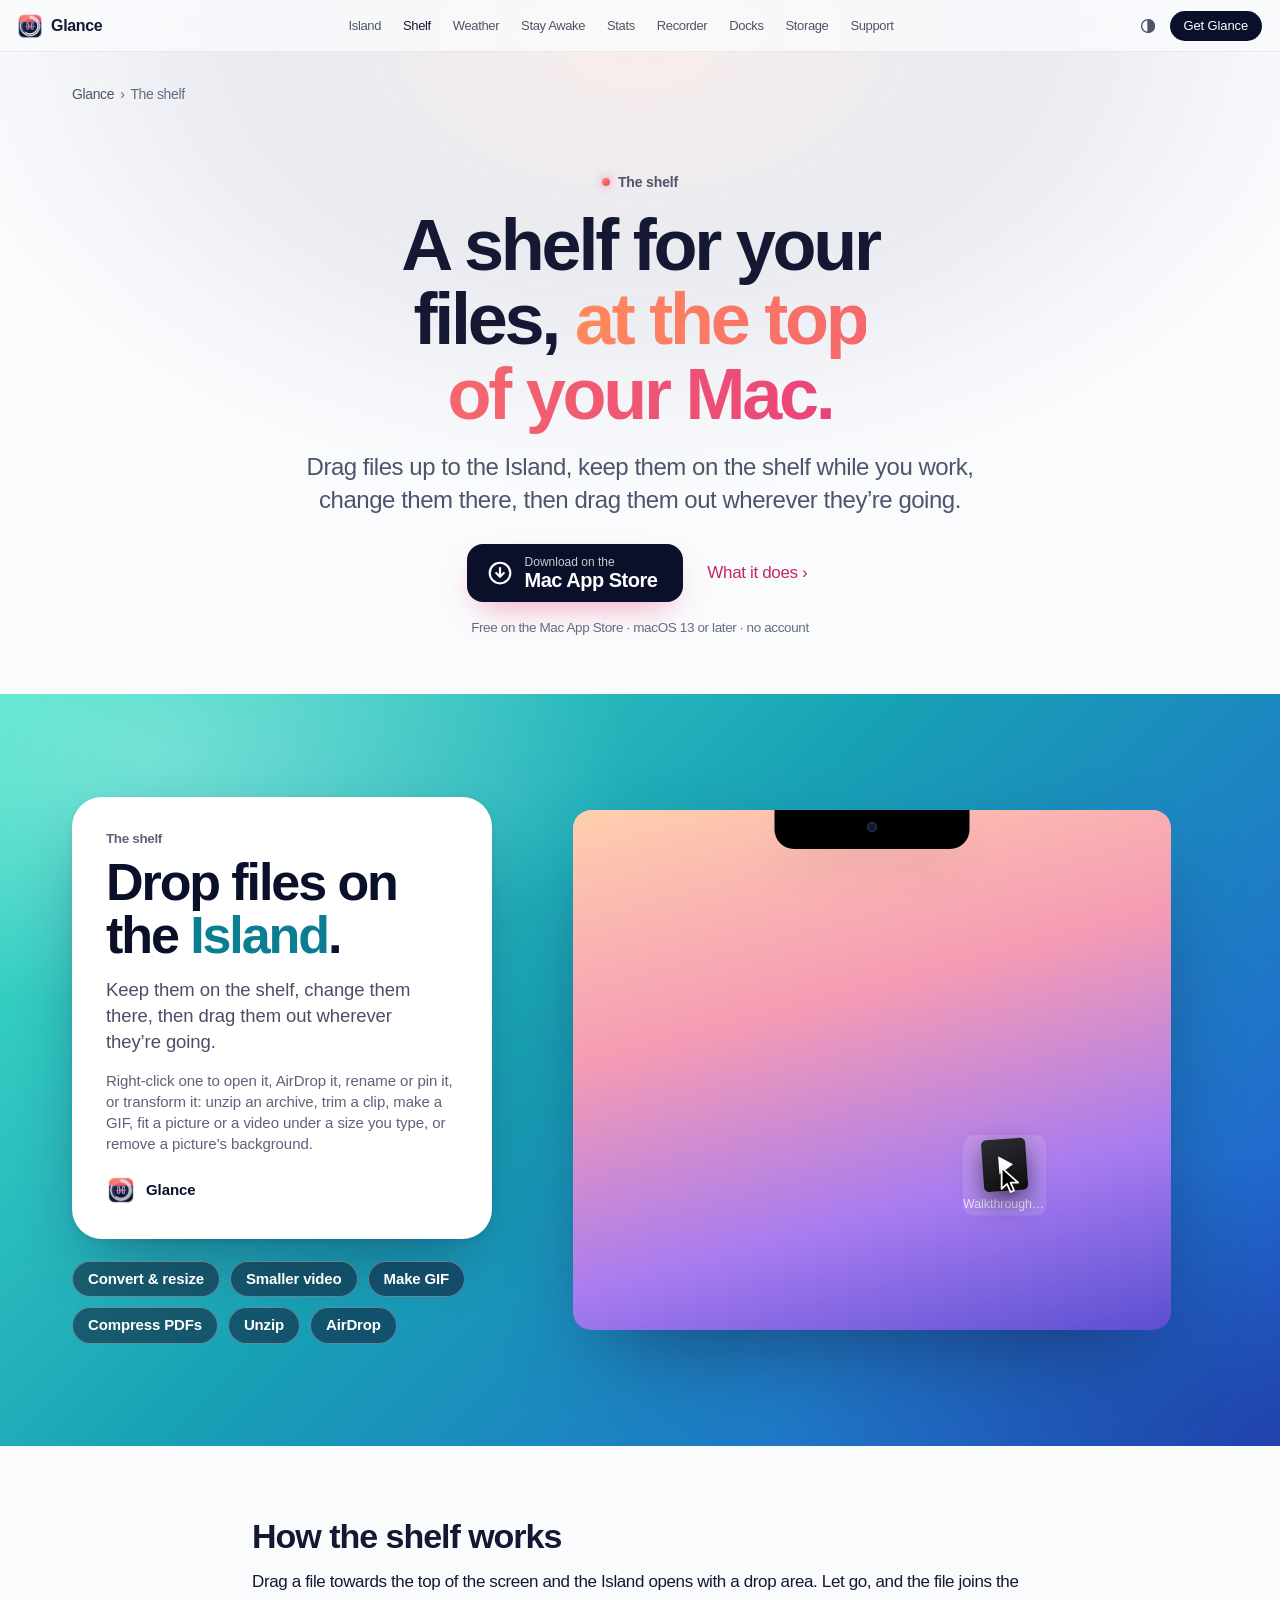
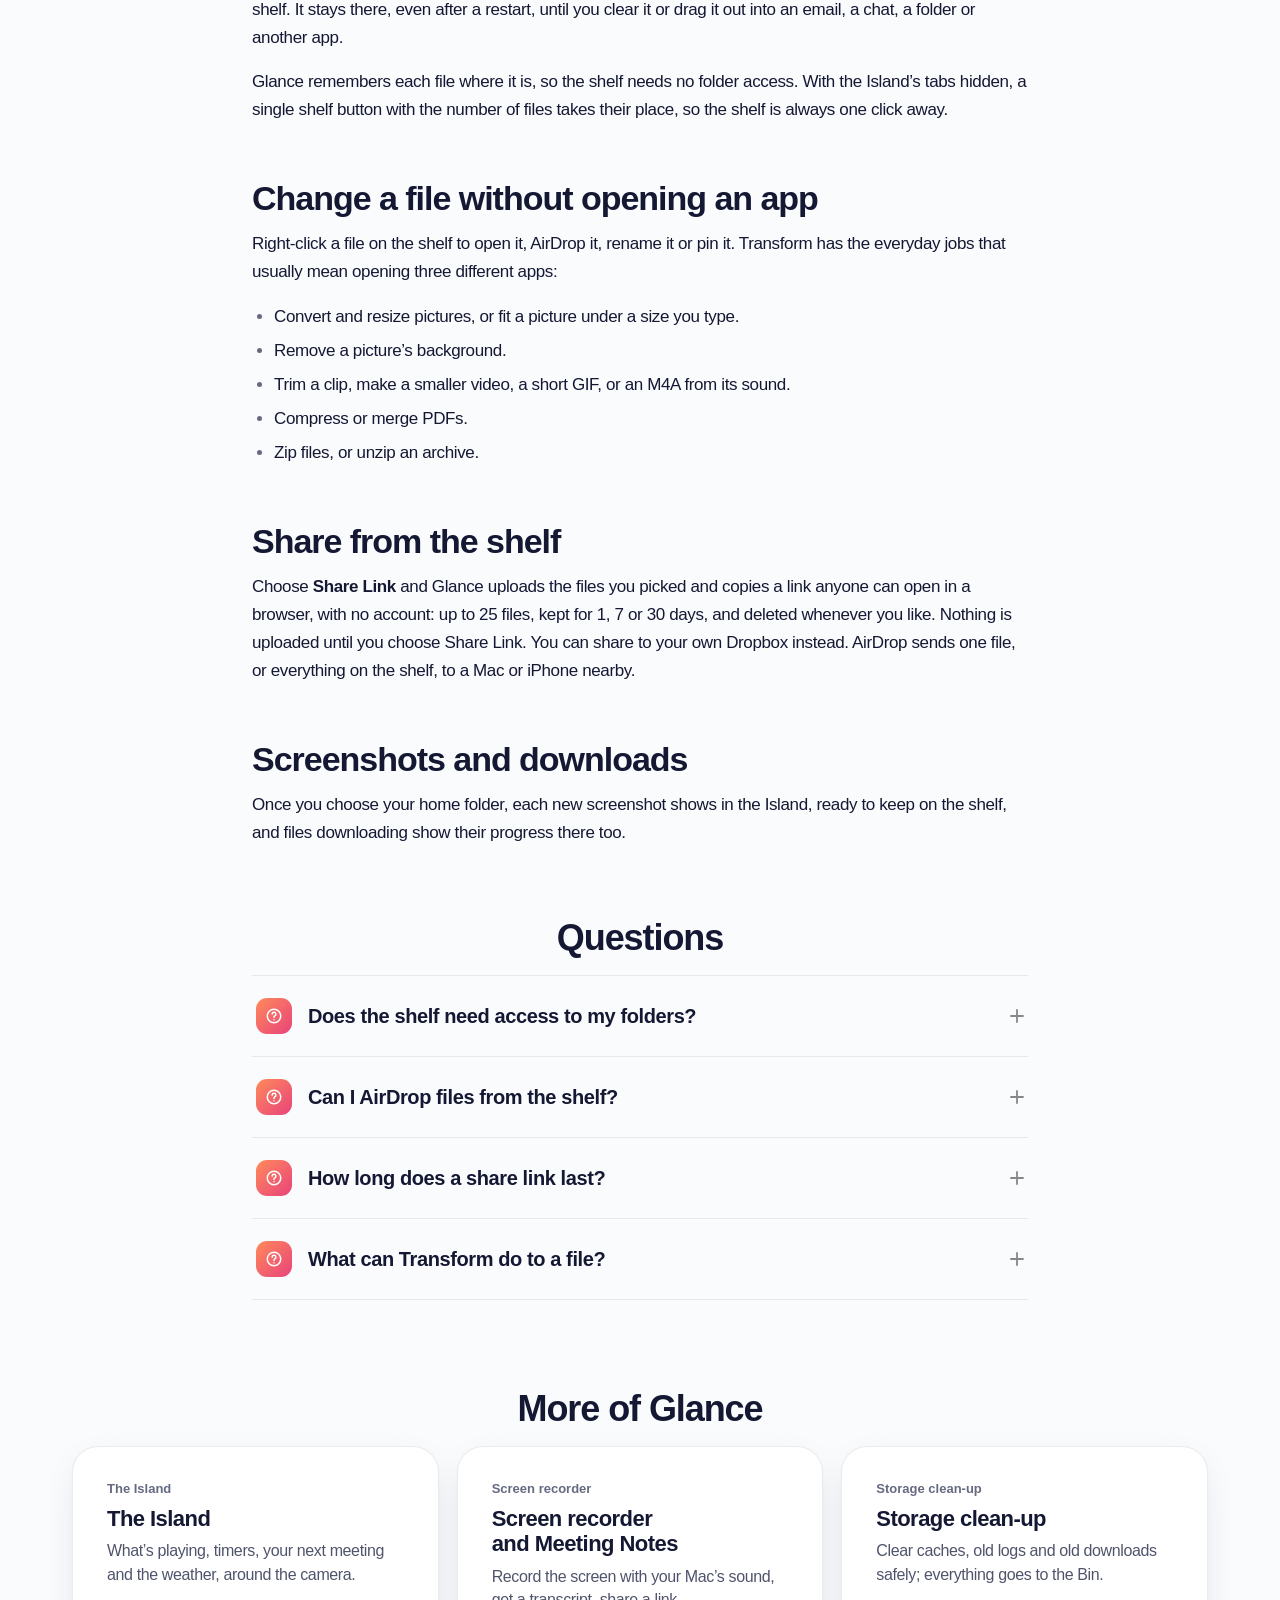
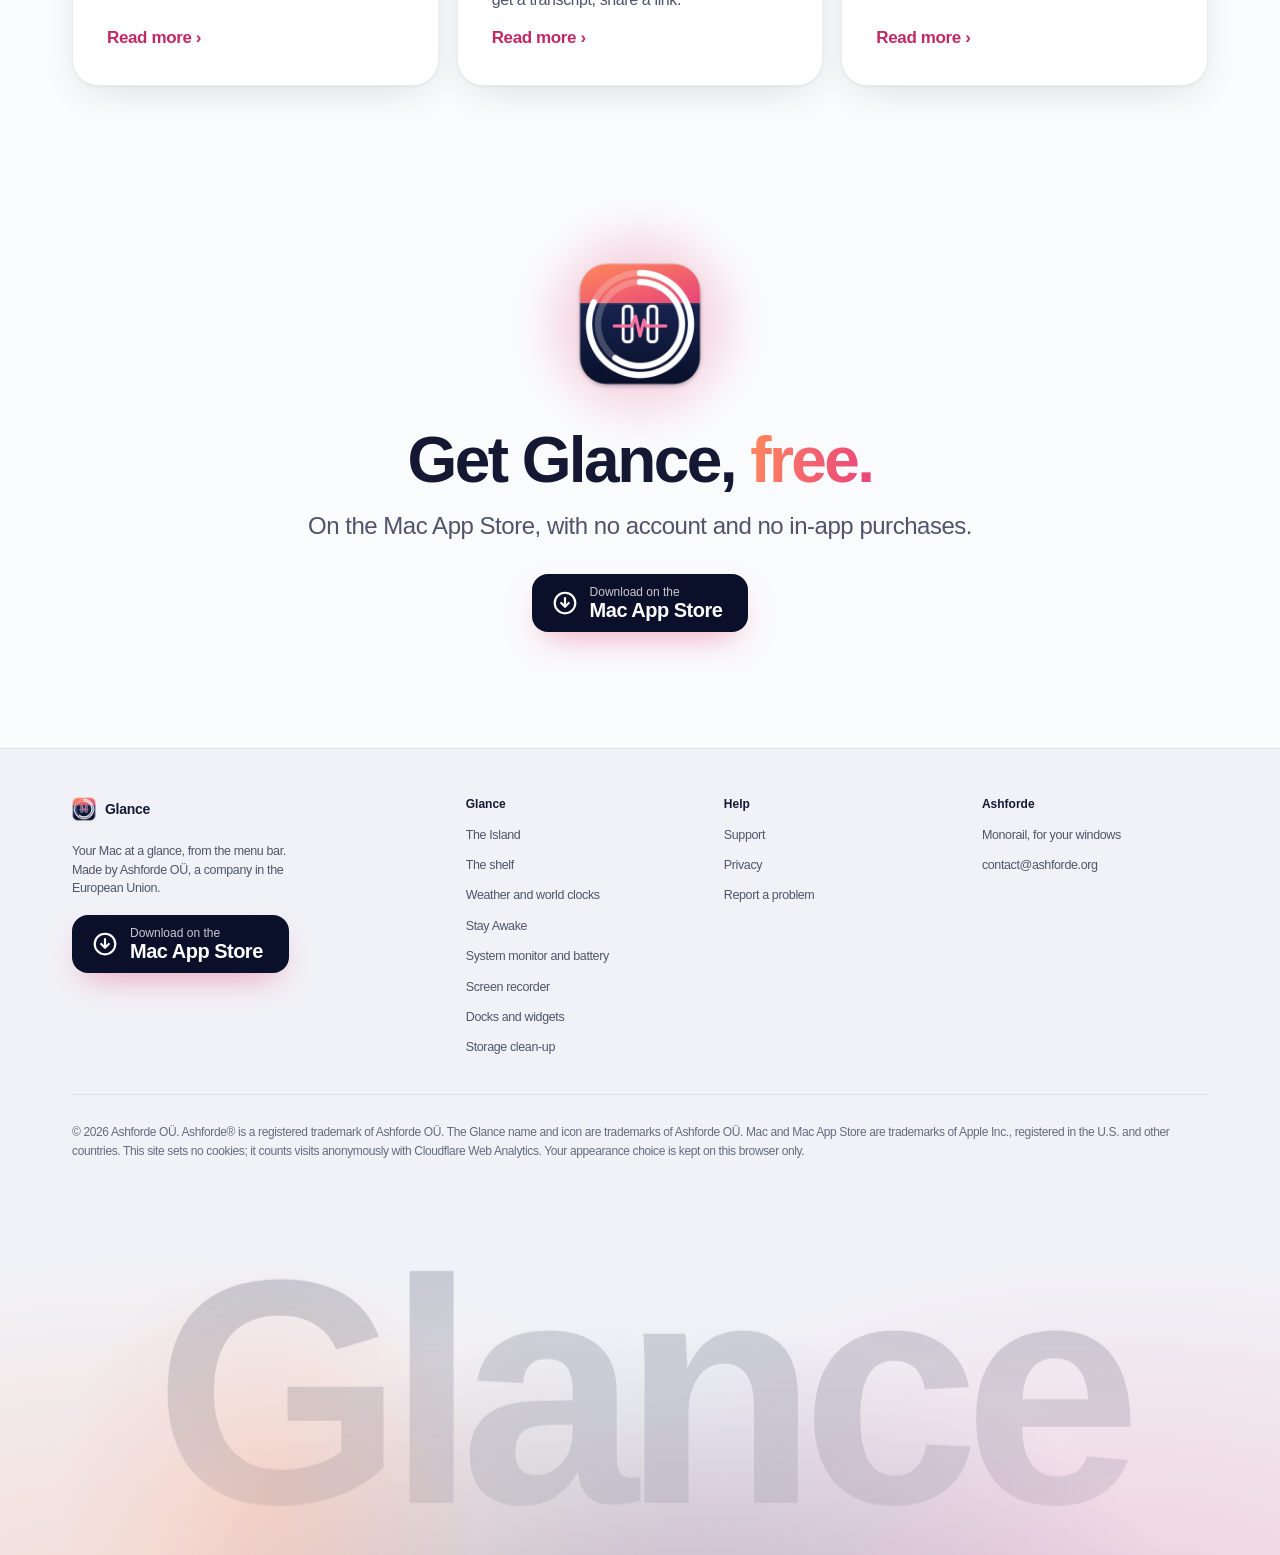
<file: shelf/index.html>
<!doctype html>
<html lang="en-GB">
<head>
<meta charset="utf-8">
<title>Mac File Shelf: Drop Files on the Island | Glance</title>
<meta name="description" content="Drop files on the Island at the top of your Mac and keep them on a shelf. Convert, resize, trim or zip them, AirDrop them or share a link. Free for Mac.">
<link rel="canonical" href="https://glance.ashforde.org/shelf/">
<meta property="og:title" content="Mac File Shelf: Drop Files on the Island | Glance">
<meta property="og:description" content="Drop files on the Island at the top of your Mac and keep them on a shelf. Convert, resize, trim or zip them, AirDrop them or share a link. Free for Mac.">
<meta property="og:type" content="website">
<meta property="og:site_name" content="Glance">
<meta property="og:url" content="https://glance.ashforde.org/shelf/">
<meta property="og:image" content="https://glance.ashforde.org/img/og.png">
<meta property="og:image:width" content="1200">
<meta property="og:image:height" content="630">
<meta property="og:image:alt" content="Glance: Island, widgets, stats. The Island open on Home: switches, a line to jot a note, Stay Awake, the weather and world clocks.">
<meta property="og:locale" content="en_GB">
<meta name="twitter:card" content="summary_large_image">
<meta name="twitter:title" content="Mac File Shelf: Drop Files on the Island | Glance">
<meta name="twitter:description" content="Drop files on the Island at the top of your Mac and keep them on a shelf. Convert, resize, trim or zip them, AirDrop them or share a link. Free for Mac.">
<meta name="twitter:image" content="https://glance.ashforde.org/img/og.png">
<meta name="twitter:image:alt" content="Glance: Island, widgets, stats. The Island open on Home: switches, a line to jot a note, Stay Awake, the weather and world clocks.">
<meta name="apple-itunes-app" content="app-id=6832553480">
<meta name="viewport" content="width=device-width, initial-scale=1, viewport-fit=cover">
<link rel="icon" href="/favicon.ico" sizes="48x48">
<link rel="icon" type="image/png" sizes="32x32" href="/icons/icon-32.png">
<link rel="icon" type="image/png" sizes="16x16" href="/icons/icon-16.png">
<link rel="apple-touch-icon" href="/apple-touch-icon.png">
<link rel="manifest" href="/site.webmanifest">
<meta name="theme-color" content="#FAFBFD">
<meta name="color-scheme" content="light dark">
<link rel="stylesheet" href="/ui/site.css">
<script>
/* Before the first paint: the appearance chosen on this browser, so nothing flashes. */
(() => { const d = document.documentElement; let m = null; d.classList.add('js');
  try { m = localStorage.getItem('glance-mode'); } catch (e) {}
  d.dataset.scheme = m === 'light' || m === 'dark' ? m : (matchMedia('(prefers-color-scheme: dark)').matches ? 'dark' : 'light'); })();
</script>
<script src="/ui/site.js" defer></script>
<link rel="stylesheet" href="/ui/home.css">
<link rel="stylesheet" href="/ui/mocks.css" media="print" onload="this.media='all'">
<link rel="stylesheet" href="/ui/mac.css">
<link rel="stylesheet" href="/ui/stage.css">
<link rel="stylesheet" href="/ui/tiles.css" media="print" onload="this.media='all'">
<link rel="stylesheet" href="/ui/live.css" media="print" onload="this.media='all'">
<link rel="stylesheet" href="/ui/feature.css">
<script src="/ui/home.js" defer></script>
<script src="/ui/mocks.js" defer></script>
<script src="/ui/screens.js" defer></script>
<script src="/ui/mac.js" defer></script>
<script src="/ui/tiles.js" defer></script>
<script src="/ui/live.js" defer></script>
<noscript><link rel="stylesheet" href="/ui/mocks.css"><link rel="stylesheet" href="/ui/tiles.css"><link rel="stylesheet" href="/ui/live.css"></noscript>
<script type="application/ld+json">{"@context": "https://schema.org", "@graph": [{"@type": "WebPage", "@id": "https://glance.ashforde.org/shelf/#webpage", "url": "https://glance.ashforde.org/shelf/", "name": "Mac File Shelf: Drop Files on the Island | Glance", "description": "Drop files on the Island at the top of your Mac and keep them on a shelf. Convert, resize, trim or zip them, AirDrop them or share a link. Free for Mac.", "inLanguage": "en-GB", "isPartOf": {"@id": "https://glance.ashforde.org/#site"}, "about": {"@id": "https://glance.ashforde.org/#app"}, "breadcrumb": {"@id": "https://glance.ashforde.org/shelf/#breadcrumb"}, "primaryImageOfPage": "https://glance.ashforde.org/img/og.png"}, {"@type": "BreadcrumbList", "@id": "https://glance.ashforde.org/shelf/#breadcrumb", "itemListElement": [{"@type": "ListItem", "position": 1, "name": "Glance", "item": "https://glance.ashforde.org/"}, {"@type": "ListItem", "position": 2, "name": "The shelf", "item": "https://glance.ashforde.org/shelf/"}]}, {"@type": "FAQPage", "@id": "https://glance.ashforde.org/shelf/#faq", "mainEntity": [{"@type": "Question", "name": "Does the shelf need access to my folders?", "acceptedAnswer": {"@type": "Answer", "text": "No. Files you drop on the shelf need no folder: Glance remembers each one, so it’s still there after a restart. Only screenshots and downloads need your home folder, chosen once."}}, {"@type": "Question", "name": "Can I AirDrop files from the shelf?", "acceptedAnswer": {"@type": "Answer", "text": "Yes. Right-click a file and choose AirDrop, or use AirDrop at the top of the shelf to send everything on it."}}, {"@type": "Question", "name": "How long does a share link last?", "acceptedAnswer": {"@type": "Answer", "text": "1, 7 or 30 days, as you choose. Up to 25 files fit in one link, and anyone with it can open them in a browser, with no account. You can delete a share sooner in Settings ▸ Island ▸ Sharing and accounts."}}, {"@type": "Question", "name": "What can Transform do to a file?", "acceptedAnswer": {"@type": "Answer", "text": "Convert and resize pictures, fit a picture or a video under a size you type, remove a picture’s background, trim a clip, make a GIF or a smaller video, take the sound out as M4A, compress or merge PDFs, and zip or unzip."}}]}, {"@type": "SoftwareApplication", "@id": "https://glance.ashforde.org/#app", "name": "Glance: Island, Widgets, Stats", "alternateName": "Glance", "applicationCategory": "UtilitiesApplication", "applicationSubCategory": "Menu bar system monitor and widgets", "operatingSystem": "macOS 13 or later", "softwareVersion": "2.0.2", "isAccessibleForFree": true, "offers": {"@type": "Offer", "price": "0", "priceCurrency": "EUR", "url": "https://apps.apple.com/app/id6832553480"}, "url": "https://glance.ashforde.org/", "downloadUrl": "https://apps.apple.com/app/id6832553480", "installUrl": "https://apps.apple.com/app/id6832553480", "image": "https://glance.ashforde.org/assets/icon.png", "screenshot": "https://glance.ashforde.org/img/og.png", "featureList": ["An Island at the top of the screen (at the camera) with a file shelf, timers, music, weather and a song finder", "Menu bar system monitor: battery and health, CPU, memory, network and storage", "A full Dashboard with weather, world clocks and your day", "Widgets and docks on any edge of the screen", "Stay Awake, Evening Mode, Privacy Guard, clipboard history and a screen recorder with sound"], "description": "Glance puts an Island at the top of your Mac (at the camera) with a file shelf, timers, music and weather, plus widgets, docks and a menu bar system monitor with a full Dashboard. No account, nothing collected.", "publisher": {"@id": "https://glance.ashforde.org/#org"}, "author": {"@id": "https://glance.ashforde.org/#org"}}, {"@type": "Organization", "@id": "https://glance.ashforde.org/#org", "name": "Ashforde OÜ", "url": "https://ashforde.org/", "email": "contact@ashforde.org", "address": {"@type": "PostalAddress", "addressCountry": "EE"}}, {"@type": "WebSite", "@id": "https://glance.ashforde.org/#site", "name": "Glance", "url": "https://glance.ashforde.org/", "inLanguage": "en-GB", "publisher": {"@id": "https://glance.ashforde.org/#org"}}]}</script>
</head>
<body>
<a class="skip" href="#main">Skip to content</a>
<div class="ambient" aria-hidden="true"></div>
<header class="top">
  <div class="bar">
    <a class="brand" href="/"><img src="/assets/icon-64.webp" alt="" width="28" height="28">Glance</a>
    <nav aria-label="Main"><a href="/island/">Island</a><a href="/shelf/" aria-current="page">Shelf</a><a href="/weather-and-world-clocks/">Weather</a><a href="/stay-awake/">Stay Awake</a><a href="/system-monitor/">Stats</a><a href="/screen-recorder/">Recorder</a><a href="/docks-and-widgets/">Docks</a><a href="/storage-clean-up/">Storage</a><a href="/support/">Support</a></nav>
    <span class="spacer"></span>
    <button type="button" class="iconbtn" id="theme-btn" aria-haspopup="dialog" aria-expanded="false" aria-controls="theme-pop" title="Appearance"><svg viewBox="0 0 24 24" fill="none" stroke="currentColor" stroke-width="1.8" stroke-linecap="round" stroke-linejoin="round" aria-hidden="true"><circle cx="12" cy="12" r="8.5"/><path d="M12 3.5a8.5 8.5 0 0 1 0 17z" fill="currentColor"/></svg><span class="sr">Appearance</span></button>
    <a class="store small" data-appstore href="https://apps.apple.com/app/id6832553480" aria-label="Download Glance on the Mac App Store"><svg viewBox="0 0 24 24" fill="none" stroke="currentColor" stroke-width="2" stroke-linecap="round" stroke-linejoin="round" aria-hidden="true"><circle cx="12" cy="12" r="9.5"/><path d="M12 7.5v8m0 0-3.5-3.5M12 15.5l3.5-3.5"/></svg><span><small>Download on the</small><b>Get Glance</b></span></a>
    <button type="button" class="iconbtn menu-btn" id="menu-btn" aria-expanded="false" aria-label="Menu"><svg viewBox="0 0 24 24" fill="none" stroke="currentColor" stroke-width="1.8" stroke-linecap="round" aria-hidden="true"><path d="M4 8h16M4 16h16"/></svg></button>
  </div>
  <div class="theme-pop" id="theme-pop" role="dialog" aria-label="Appearance" hidden>
    <h2>Appearance</h2>
    <div class="seg" data-mode-pick role="group" aria-label="Appearance">
      <button type="button" data-mode="auto">Automatic</button><button type="button" data-mode="light">Light</button><button type="button" data-mode="dark">Dark</button>
    </div>
    <p>Kept on this browser only.</p>
  </div>
</header>
<div class="warmth" id="warmth" aria-hidden="true"></div>

<main id="main">

<div class="wrap">
  <nav class="crumbs" aria-label="Breadcrumb"><ol><li><a href="/">Glance</a></li><li aria-current="page">The shelf</li></ol></nav>
  <section class="page-hero fx-hero">
    <span class="eyebrow"><i></i>The shelf</span>
    <h1>A shelf for your files, <span class="light-text">at the top of your Mac.</span></h1>
    <p class="lede">Drag files up to the Island, keep them on the shelf while you work, change them there, then drag them out wherever they’re going.</p>
    <div class="ctas"><a class="store" data-appstore href="https://apps.apple.com/app/id6832553480" aria-label="Download Glance on the Mac App Store"><svg viewBox="0 0 24 24" fill="none" stroke="currentColor" stroke-width="2" stroke-linecap="round" stroke-linejoin="round" aria-hidden="true"><circle cx="12" cy="12" r="9.5"/><path d="M12 7.5v8m0 0-3.5-3.5M12 15.5l3.5-3.5"/></svg><span><small>Download on the</small><b>Mac App Store</b></span></a><a class="btn text" href="#what">What it does ›</a></div>
    <p class="release">Free on the Mac App Store · macOS 13 or later · no account</p>
  </section>
</div>

<!-- The drawing, as on the home page -->
<section class="stg" data-g="teal" id="shelf" aria-labelledby="shelf-h">
  <div class="wrap stg-grid">
    <div class="stg-l rv">
      <div class="hc"><span class="k">The shelf</span><h2 class="h2" id="shelf-h">Drop files on the <span class="acc">Island</span>.</h2>
        <p>Keep them on the shelf, change them there, then drag them out wherever they’re going.</p>
        <p class="more">Right-click one to open it, AirDrop it, rename or pin it, or transform it: unzip an archive, trim a clip, make a GIF, fit a picture or a video under a size you type, or remove a picture’s background.</p>
        <p class="app"><img src="/assets/icon-64.webp" alt="" width="30" height="30" loading="lazy">Glance</p></div>
      <ul class="chips" aria-label="Highlights"><li>Convert &amp; resize</li><li>Smaller video</li><li>Make GIF</li><li>Compress PDFs</li><li>Unzip</li><li>AirDrop</li></ul>
    </div>
    <div class="stg-r rv">
      <div><figure class="glv-fig" role="img" aria-label="A file, Walkthrough.mov, is dragged up to the Island, which opens with a dashed drop area: Drop files to keep them on the shelf, then Let go to keep it here. Dropped, it joins Photos.zip and Logo.png on the shelf, with Share, AirDrop and Clear. Right-clicking it opens its menu, and Transform shows Trim clip, Make GIF, Smaller MP4, Fit to size…, Audio to M4A and Zip."><div data-glive="shelf"></div></figure></div>
    </div>
  </div>
</section>

<article class="wrap narrow prose fx-body" id="what">
<h2>How the shelf works</h2>
<p>Drag a file towards the top of the screen and the Island opens with a drop area. Let go, and the file joins the shelf. It stays there, even after a restart, until you clear it or drag it out into an email, a chat, a folder or another app.</p>
<p>Glance remembers each file where it is, so the shelf needs no folder access. With the Island’s tabs hidden, a single shelf button with the number of files takes their place, so the shelf is always one click away.</p>
<h2>Change a file without opening an app</h2>
<p>Right-click a file on the shelf to open it, AirDrop it, rename it or pin it. Transform has the everyday jobs that usually mean opening three different apps:</p>
<ul>
<li>Convert and resize pictures, or fit a picture under a size you type.</li>
<li>Remove a picture’s background.</li>
<li>Trim a clip, make a smaller video, a short GIF, or an M4A from its sound.</li>
<li>Compress or merge PDFs.</li>
<li>Zip files, or unzip an archive.</li>
</ul>
<h2>Share from the shelf</h2>
<p>Choose <strong>Share Link</strong> and Glance uploads the files you picked and copies a link anyone can open in a browser, with no account: up to 25 files, kept for 1, 7 or 30 days, and deleted whenever you like. Nothing is uploaded until you choose Share Link. You can share to your own Dropbox instead. AirDrop sends one file, or everything on the shelf, to a Mac or iPhone nearby.</p>
<h2>Screenshots and downloads</h2>
<p>Once you choose your home folder, each new screenshot shows in the Island, ready to keep on the shelf, and files downloading show their progress there too.</p>
</article>

<section class="wrap narrow fx-faq" aria-labelledby="faq-h">
  <h2 id="faq-h">Questions</h2>
  <div class="faq">
      <details><summary><i aria-hidden="true"><svg viewBox="0 0 24 24" fill="none" stroke="currentColor" stroke-width="2" stroke-linecap="round" stroke-linejoin="round"><circle cx="12" cy="12" r="9"/><path d="M9.5 9.5a2.5 2.5 0 1 1 3.5 2.3c-.6.3-1 .9-1 1.6v.6M12 17h.01"/></svg></i>Does the shelf need access to my folders?</summary><div>
        <p>No. Files you drop on the shelf need no folder: Glance remembers each one, so it’s still there after a restart. Only screenshots and downloads need your home folder, chosen once.</p></div></details>
      <details><summary><i aria-hidden="true"><svg viewBox="0 0 24 24" fill="none" stroke="currentColor" stroke-width="2" stroke-linecap="round" stroke-linejoin="round"><circle cx="12" cy="12" r="9"/><path d="M9.5 9.5a2.5 2.5 0 1 1 3.5 2.3c-.6.3-1 .9-1 1.6v.6M12 17h.01"/></svg></i>Can I AirDrop files from the shelf?</summary><div>
        <p>Yes. Right-click a file and choose AirDrop, or use AirDrop at the top of the shelf to send everything on it.</p></div></details>
      <details><summary><i aria-hidden="true"><svg viewBox="0 0 24 24" fill="none" stroke="currentColor" stroke-width="2" stroke-linecap="round" stroke-linejoin="round"><circle cx="12" cy="12" r="9"/><path d="M9.5 9.5a2.5 2.5 0 1 1 3.5 2.3c-.6.3-1 .9-1 1.6v.6M12 17h.01"/></svg></i>How long does a share link last?</summary><div>
        <p>1, 7 or 30 days, as you choose. Up to 25 files fit in one link, and anyone with it can open them in a browser, with no account. You can delete a share sooner in Settings ▸ Island ▸ Sharing and accounts.</p></div></details>
      <details><summary><i aria-hidden="true"><svg viewBox="0 0 24 24" fill="none" stroke="currentColor" stroke-width="2" stroke-linecap="round" stroke-linejoin="round"><circle cx="12" cy="12" r="9"/><path d="M9.5 9.5a2.5 2.5 0 1 1 3.5 2.3c-.6.3-1 .9-1 1.6v.6M12 17h.01"/></svg></i>What can Transform do to a file?</summary><div>
        <p>Convert and resize pictures, fit a picture or a video under a size you type, remove a picture’s background, trim a clip, make a GIF or a smaller video, take the sound out as M4A, compress or merge PDFs, and zip or unzip.</p></div></details>
  </div>
</section>

<section class="wrap fx-related" aria-labelledby="rel-h">
  <h2 id="rel-h">More of Glance</h2>
  <div class="grid g3">
    <a class="card glass" href="/island/"><span class="k">The Island</span><h3>The Island</h3><p>What’s playing, timers, your next meeting and the weather, around the camera.</p><span class="go">Read more ›</span></a>
    <a class="card glass" href="/screen-recorder/"><span class="k">Screen recorder</span><h3>Screen recorder and Meeting Notes</h3><p>Record the screen with your Mac’s sound, get a transcript, share a link.</p><span class="go">Read more ›</span></a>
    <a class="card glass" href="/storage-clean-up/"><span class="k">Storage clean-up</span><h3>Storage clean-up</h3><p>Clear caches, old logs and old downloads safely; everything goes to the Bin.</p><span class="go">Read more ›</span></a>
  </div>
</section>

<section class="final">
  <div class="wrap">
    <div class="halo rv"><img src="/assets/icon-312.webp" alt="" width="150" height="150" loading="lazy"></div>
    <h2 class="h2">Get Glance, <span class="light-text">free.</span></h2>
    <p class="lede">On the Mac App Store, with no account and no in-app purchases.</p>
    <div class="ctas"><a class="store" data-appstore href="https://apps.apple.com/app/id6832553480" aria-label="Download Glance on the Mac App Store"><svg viewBox="0 0 24 24" fill="none" stroke="currentColor" stroke-width="2" stroke-linecap="round" stroke-linejoin="round" aria-hidden="true"><circle cx="12" cy="12" r="9.5"/><path d="M12 7.5v8m0 0-3.5-3.5M12 15.5l3.5-3.5"/></svg><span><small>Download on the</small><b>Mac App Store</b></span></a></div>
  </div>
</section>

</main>

<footer class="foot">
  <div class="wrap">
    <div class="cols">
      <div><a class="brand" href="/"><img src="/assets/icon-64.webp" alt="" width="28" height="28">Glance</a>
        <p style="margin-top:14px;max-width:36ch">Your Mac at a glance, from the menu bar. Made by Ashforde OÜ, a company in the European Union.</p>
        <p style="margin-top:18px"><a class="store" data-appstore href="https://apps.apple.com/app/id6832553480" aria-label="Download Glance on the Mac App Store"><svg viewBox="0 0 24 24" fill="none" stroke="currentColor" stroke-width="2" stroke-linecap="round" stroke-linejoin="round" aria-hidden="true"><circle cx="12" cy="12" r="9.5"/><path d="M12 7.5v8m0 0-3.5-3.5M12 15.5l3.5-3.5"/></svg><span><small>Download on the</small><b>Mac App Store</b></span></a></p></div>
      <div><h2>Glance</h2><ul><li><a href="/island/">The Island</a></li><li><a href="/shelf/">The shelf</a></li><li><a href="/weather-and-world-clocks/">Weather and world clocks</a></li><li><a href="/stay-awake/">Stay Awake</a></li><li><a href="/system-monitor/">System monitor and battery</a></li><li><a href="/screen-recorder/">Screen recorder</a></li><li><a href="/docks-and-widgets/">Docks and widgets</a></li><li><a href="/storage-clean-up/">Storage clean-up</a></li></ul></div>
      <div><h2>Help</h2><ul><li><a href="/support/">Support</a></li><li><a href="/privacy/">Privacy</a></li><li><a href="mailto:contact@ashforde.org?subject=Glance">Report a problem</a></li></ul></div>
      <div><h2>Ashforde</h2><ul><li><a href="https://monorail.ashforde.org">Monorail, for your windows</a></li><li><a href="mailto:contact@ashforde.org">contact@ashforde.org</a></li></ul></div>
    </div>
    <p class="legal">© <span data-year>2026</span> Ashforde OÜ. Ashforde® is a registered trademark of Ashforde OÜ. The Glance name and icon are trademarks of Ashforde OÜ. Mac and Mac App Store are trademarks of Apple Inc., registered in the U.S. and other countries. This site sets no cookies; it counts visits anonymously with Cloudflare Web Analytics. Your appearance choice is kept on this browser only.</p>
  </div>
  <div class="giant" aria-hidden="true">Glance</div>
</footer>
<script defer src="https://static.cloudflareinsights.com/beacon.min.js" data-cf-beacon='{"token": "532394513de34a9399143e8b5aad11a7"}'></script>
</body>
</html>
</file>
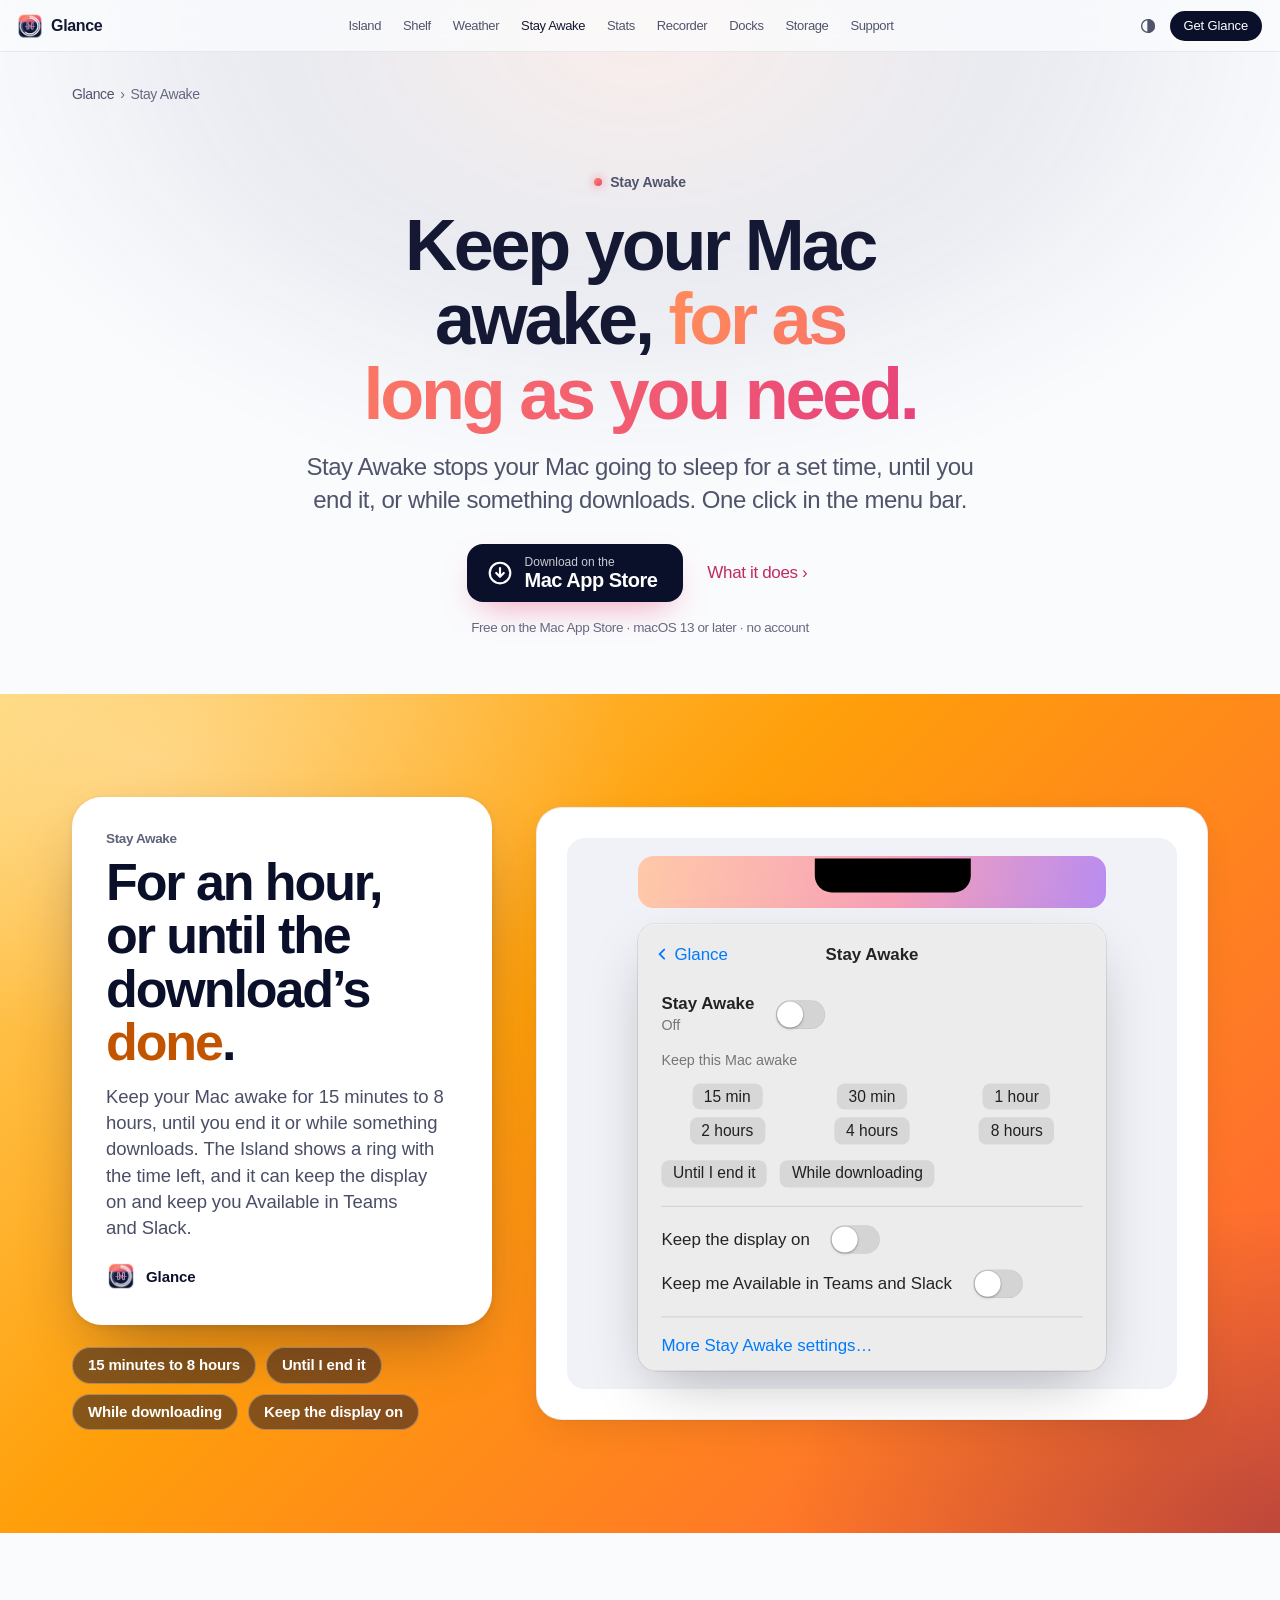
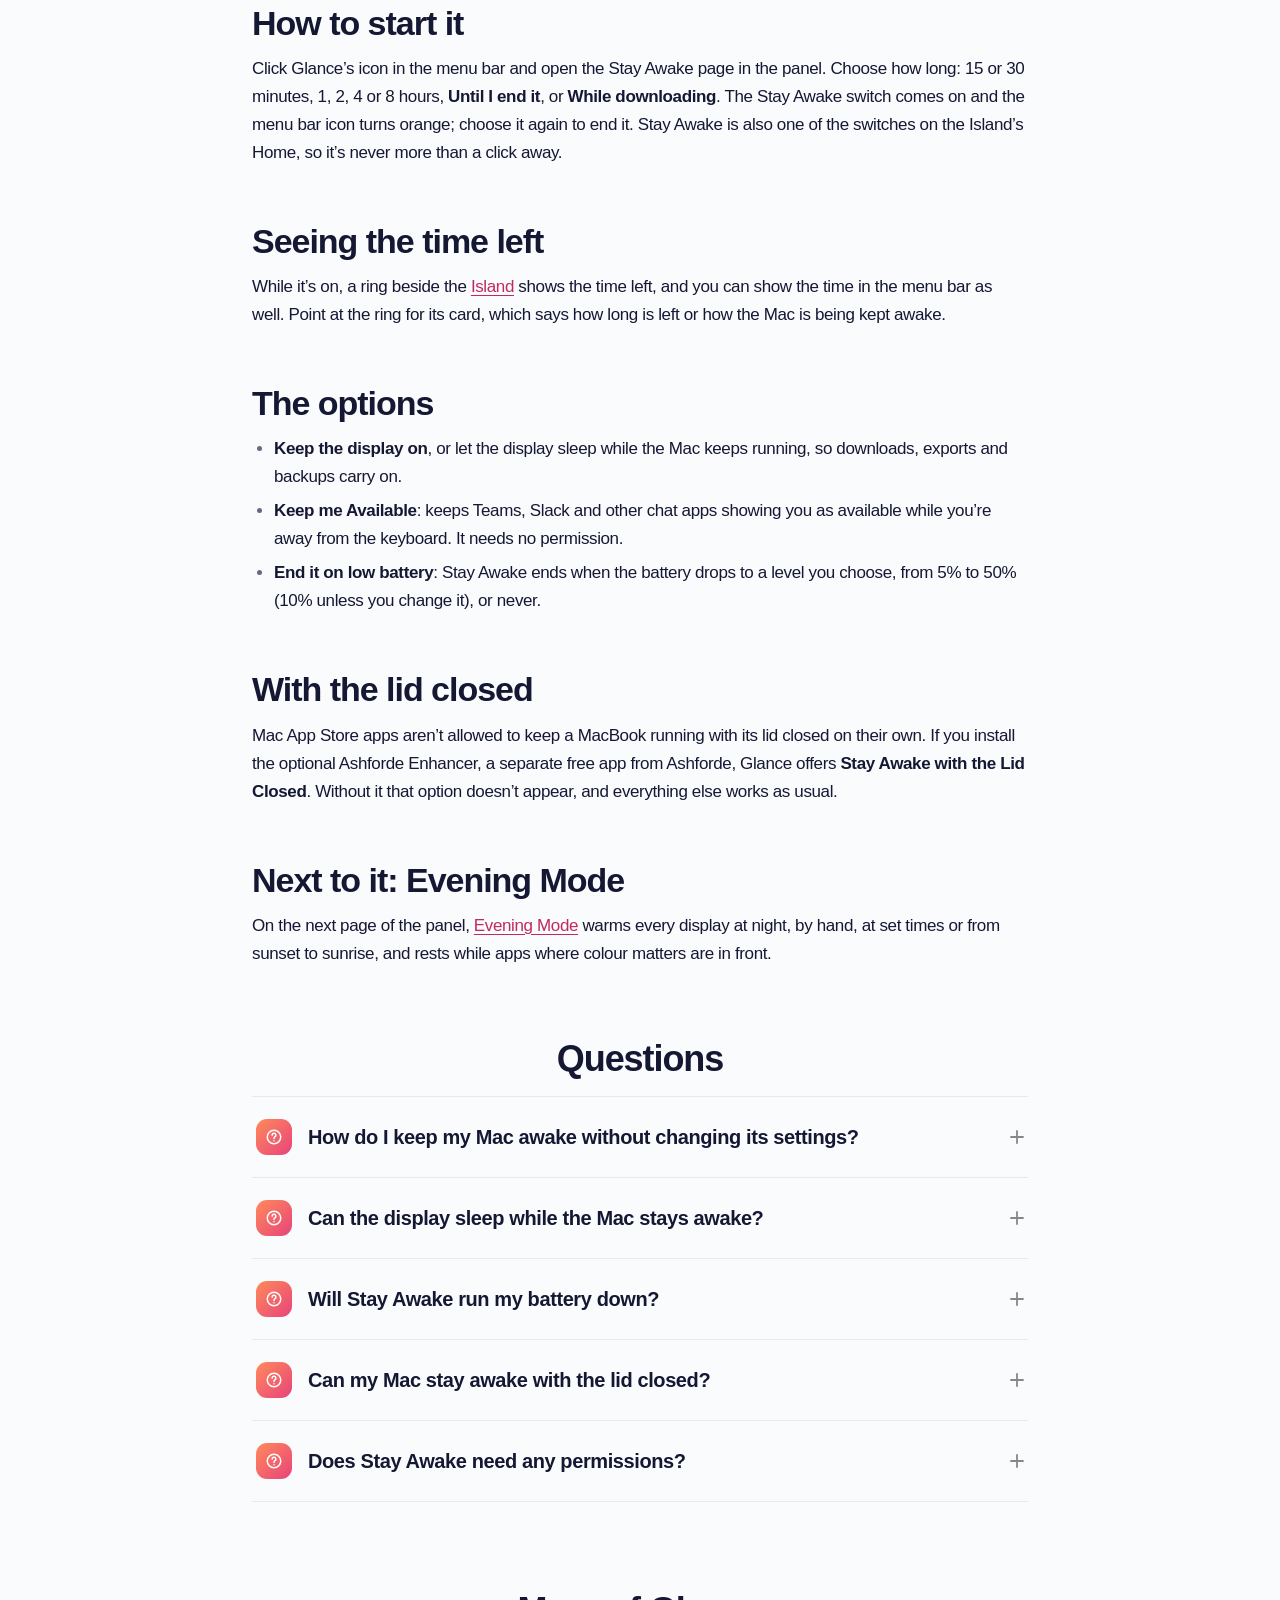
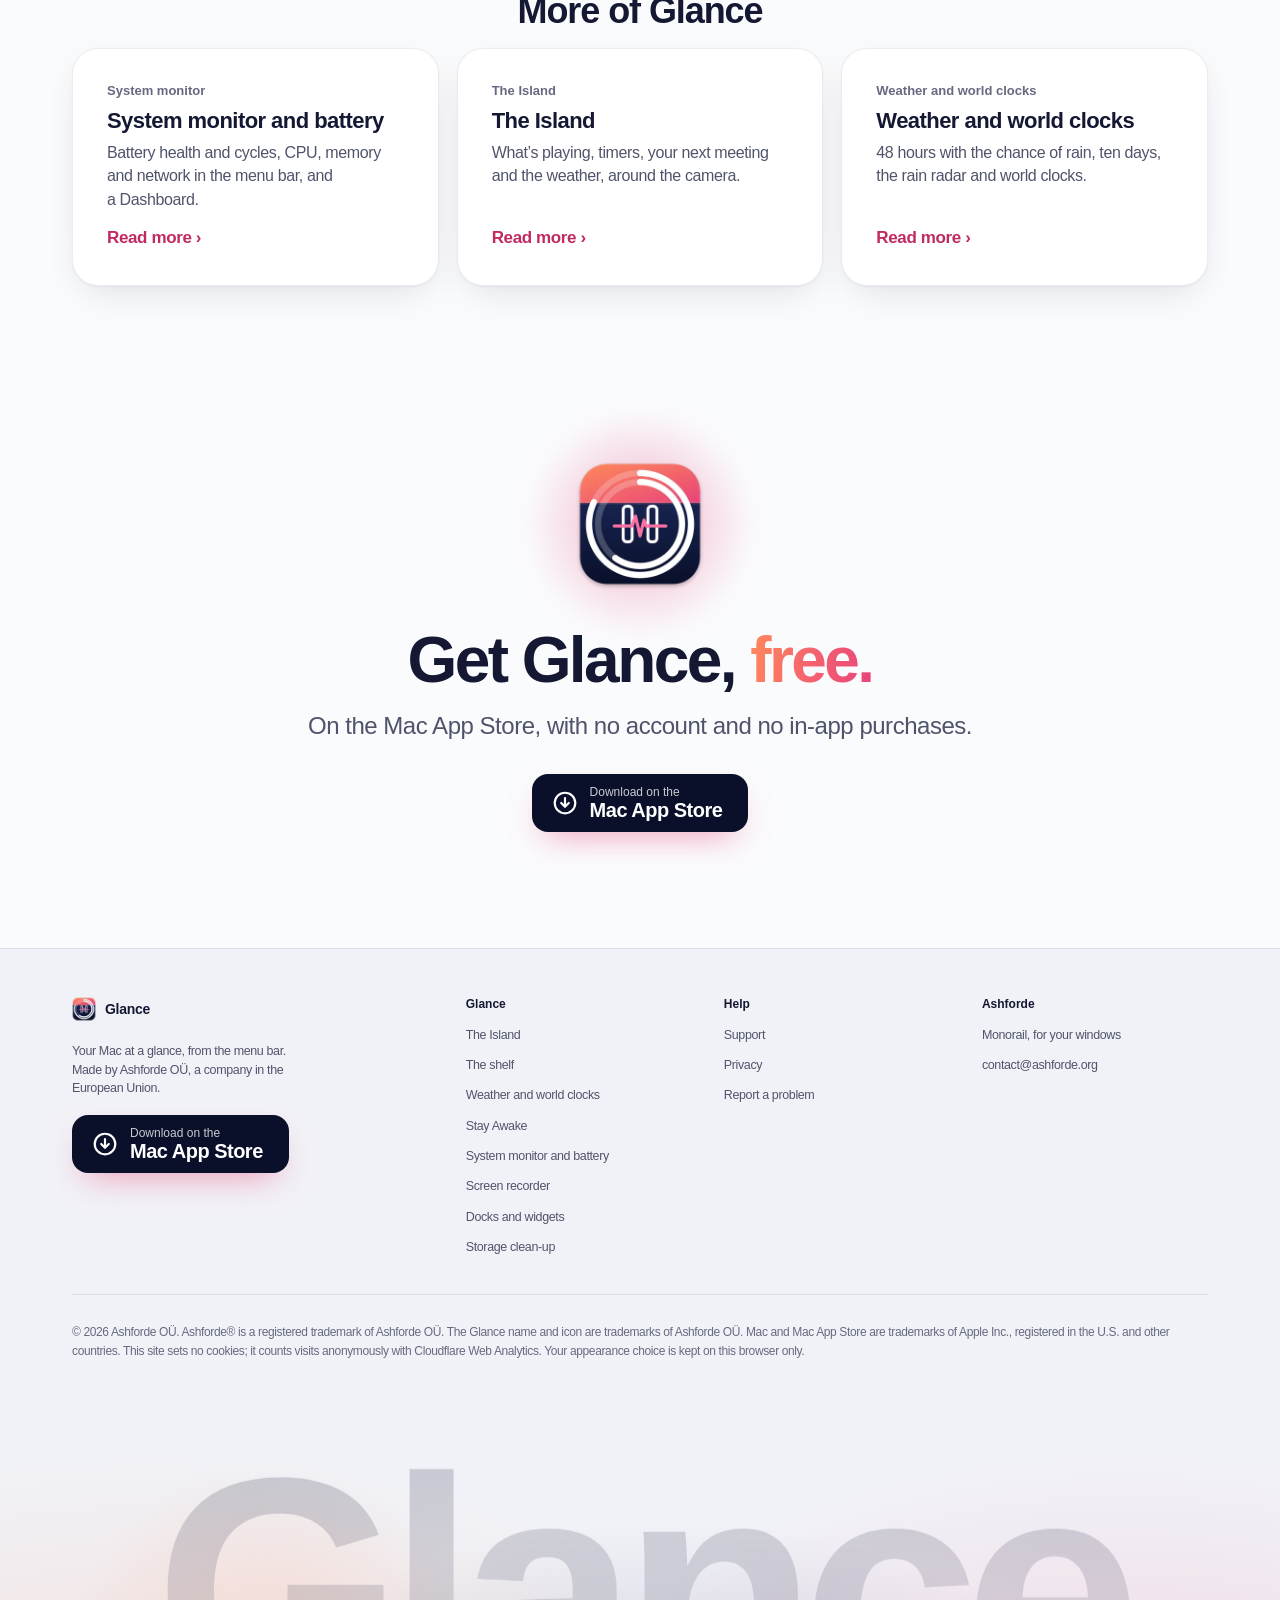
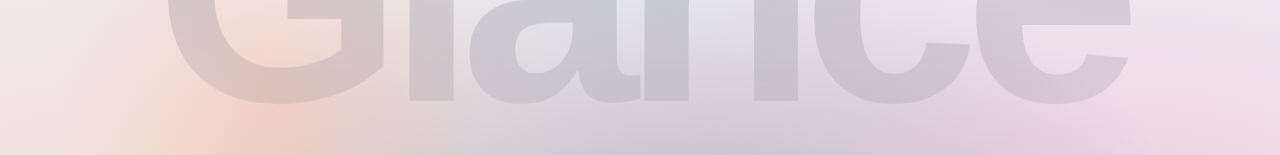
<file: stay-awake/index.html>
<!doctype html>
<html lang="en-GB">
<head>
<meta charset="utf-8">
<title>Keep Mac Awake App: Stay Awake in One Click | Glance</title>
<meta name="description" content="Keep your Mac awake for 15 minutes to 8 hours, until you end it or while a download finishes, with the time left beside the Island. Free with Glance for Mac.">
<link rel="canonical" href="https://glance.ashforde.org/stay-awake/">
<meta property="og:title" content="Keep Mac Awake App: Stay Awake in One Click | Glance">
<meta property="og:description" content="Keep your Mac awake for 15 minutes to 8 hours, until you end it or while a download finishes, with the time left beside the Island. Free with Glance for Mac.">
<meta property="og:type" content="website">
<meta property="og:site_name" content="Glance">
<meta property="og:url" content="https://glance.ashforde.org/stay-awake/">
<meta property="og:image" content="https://glance.ashforde.org/img/og.png">
<meta property="og:image:width" content="1200">
<meta property="og:image:height" content="630">
<meta property="og:image:alt" content="Glance: Island, widgets, stats. The Island open on Home: switches, a line to jot a note, Stay Awake, the weather and world clocks.">
<meta property="og:locale" content="en_GB">
<meta name="twitter:card" content="summary_large_image">
<meta name="twitter:title" content="Keep Mac Awake App: Stay Awake in One Click | Glance">
<meta name="twitter:description" content="Keep your Mac awake for 15 minutes to 8 hours, until you end it or while a download finishes, with the time left beside the Island. Free with Glance for Mac.">
<meta name="twitter:image" content="https://glance.ashforde.org/img/og.png">
<meta name="twitter:image:alt" content="Glance: Island, widgets, stats. The Island open on Home: switches, a line to jot a note, Stay Awake, the weather and world clocks.">
<meta name="apple-itunes-app" content="app-id=6832553480">
<meta name="viewport" content="width=device-width, initial-scale=1, viewport-fit=cover">
<link rel="icon" href="/favicon.ico" sizes="48x48">
<link rel="icon" type="image/png" sizes="32x32" href="/icons/icon-32.png">
<link rel="icon" type="image/png" sizes="16x16" href="/icons/icon-16.png">
<link rel="apple-touch-icon" href="/apple-touch-icon.png">
<link rel="manifest" href="/site.webmanifest">
<meta name="theme-color" content="#FAFBFD">
<meta name="color-scheme" content="light dark">
<link rel="stylesheet" href="/ui/site.css">
<script>
/* Before the first paint: the appearance chosen on this browser, so nothing flashes. */
(() => { const d = document.documentElement; let m = null; d.classList.add('js');
  try { m = localStorage.getItem('glance-mode'); } catch (e) {}
  d.dataset.scheme = m === 'light' || m === 'dark' ? m : (matchMedia('(prefers-color-scheme: dark)').matches ? 'dark' : 'light'); })();
</script>
<script src="/ui/site.js" defer></script>
<link rel="stylesheet" href="/ui/home.css">
<link rel="stylesheet" href="/ui/mocks.css" media="print" onload="this.media='all'">
<link rel="stylesheet" href="/ui/mac.css">
<link rel="stylesheet" href="/ui/stage.css">
<link rel="stylesheet" href="/ui/tiles.css" media="print" onload="this.media='all'">
<link rel="stylesheet" href="/ui/live.css" media="print" onload="this.media='all'">
<link rel="stylesheet" href="/ui/feature.css">
<script src="/ui/home.js" defer></script>
<script src="/ui/mocks.js" defer></script>
<script src="/ui/screens.js" defer></script>
<script src="/ui/mac.js" defer></script>
<script src="/ui/tiles.js" defer></script>
<script src="/ui/live.js" defer></script>
<noscript><link rel="stylesheet" href="/ui/mocks.css"><link rel="stylesheet" href="/ui/tiles.css"><link rel="stylesheet" href="/ui/live.css"></noscript>
<script type="application/ld+json">{"@context": "https://schema.org", "@graph": [{"@type": "WebPage", "@id": "https://glance.ashforde.org/stay-awake/#webpage", "url": "https://glance.ashforde.org/stay-awake/", "name": "Keep Mac Awake App: Stay Awake in One Click | Glance", "description": "Keep your Mac awake for 15 minutes to 8 hours, until you end it or while a download finishes, with the time left beside the Island. Free with Glance for Mac.", "inLanguage": "en-GB", "isPartOf": {"@id": "https://glance.ashforde.org/#site"}, "about": {"@id": "https://glance.ashforde.org/#app"}, "breadcrumb": {"@id": "https://glance.ashforde.org/stay-awake/#breadcrumb"}, "primaryImageOfPage": "https://glance.ashforde.org/img/og.png"}, {"@type": "BreadcrumbList", "@id": "https://glance.ashforde.org/stay-awake/#breadcrumb", "itemListElement": [{"@type": "ListItem", "position": 1, "name": "Glance", "item": "https://glance.ashforde.org/"}, {"@type": "ListItem", "position": 2, "name": "Stay Awake", "item": "https://glance.ashforde.org/stay-awake/"}]}, {"@type": "FAQPage", "@id": "https://glance.ashforde.org/stay-awake/#faq", "mainEntity": [{"@type": "Question", "name": "How do I keep my Mac awake without changing its settings?", "acceptedAnswer": {"@type": "Answer", "text": "Open Glance’s panel from the menu bar, choose Stay Awake and pick a time. Your Mac stays awake until the time runs out or you end it, and your energy settings stay as they are."}}, {"@type": "Question", "name": "Can the display sleep while the Mac stays awake?", "acceptedAnswer": {"@type": "Answer", "text": "Yes. Turn off Keep the display on and the display can sleep while the Mac keeps running, so downloads and other work carry on."}}, {"@type": "Question", "name": "Will Stay Awake run my battery down?", "acceptedAnswer": {"@type": "Answer", "text": "Not by itself: it ends when the battery drops to the level you choose in its settings (10% unless you change it). Choose Never if you’d rather it kept going."}}, {"@type": "Question", "name": "Can my Mac stay awake with the lid closed?", "acceptedAnswer": {"@type": "Answer", "text": "Yes, with the optional Ashforde Enhancer, a separate free app from Ashforde that isn’t in the Mac App Store. Once it’s set up, Glance offers Stay Awake with the Lid Closed. Glance works fully without it."}}, {"@type": "Question", "name": "Does Stay Awake need any permissions?", "acceptedAnswer": {"@type": "Answer", "text": "No. Stay Awake and Keep me Available work without any permission, and Glance never asks for your password."}}]}, {"@type": "SoftwareApplication", "@id": "https://glance.ashforde.org/#app", "name": "Glance: Island, Widgets, Stats", "alternateName": "Glance", "applicationCategory": "UtilitiesApplication", "applicationSubCategory": "Menu bar system monitor and widgets", "operatingSystem": "macOS 13 or later", "softwareVersion": "2.0.2", "isAccessibleForFree": true, "offers": {"@type": "Offer", "price": "0", "priceCurrency": "EUR", "url": "https://apps.apple.com/app/id6832553480"}, "url": "https://glance.ashforde.org/", "downloadUrl": "https://apps.apple.com/app/id6832553480", "installUrl": "https://apps.apple.com/app/id6832553480", "image": "https://glance.ashforde.org/assets/icon.png", "screenshot": "https://glance.ashforde.org/img/og.png", "featureList": ["An Island at the top of the screen (at the camera) with a file shelf, timers, music, weather and a song finder", "Menu bar system monitor: battery and health, CPU, memory, network and storage", "A full Dashboard with weather, world clocks and your day", "Widgets and docks on any edge of the screen", "Stay Awake, Evening Mode, Privacy Guard, clipboard history and a screen recorder with sound"], "description": "Glance puts an Island at the top of your Mac (at the camera) with a file shelf, timers, music and weather, plus widgets, docks and a menu bar system monitor with a full Dashboard. No account, nothing collected.", "publisher": {"@id": "https://glance.ashforde.org/#org"}, "author": {"@id": "https://glance.ashforde.org/#org"}}, {"@type": "Organization", "@id": "https://glance.ashforde.org/#org", "name": "Ashforde OÜ", "url": "https://ashforde.org/", "email": "contact@ashforde.org", "address": {"@type": "PostalAddress", "addressCountry": "EE"}}, {"@type": "WebSite", "@id": "https://glance.ashforde.org/#site", "name": "Glance", "url": "https://glance.ashforde.org/", "inLanguage": "en-GB", "publisher": {"@id": "https://glance.ashforde.org/#org"}}]}</script>
</head>
<body>
<a class="skip" href="#main">Skip to content</a>
<div class="ambient" aria-hidden="true"></div>
<header class="top">
  <div class="bar">
    <a class="brand" href="/"><img src="/assets/icon-64.webp" alt="" width="28" height="28">Glance</a>
    <nav aria-label="Main"><a href="/island/">Island</a><a href="/shelf/">Shelf</a><a href="/weather-and-world-clocks/">Weather</a><a href="/stay-awake/" aria-current="page">Stay Awake</a><a href="/system-monitor/">Stats</a><a href="/screen-recorder/">Recorder</a><a href="/docks-and-widgets/">Docks</a><a href="/storage-clean-up/">Storage</a><a href="/support/">Support</a></nav>
    <span class="spacer"></span>
    <button type="button" class="iconbtn" id="theme-btn" aria-haspopup="dialog" aria-expanded="false" aria-controls="theme-pop" title="Appearance"><svg viewBox="0 0 24 24" fill="none" stroke="currentColor" stroke-width="1.8" stroke-linecap="round" stroke-linejoin="round" aria-hidden="true"><circle cx="12" cy="12" r="8.5"/><path d="M12 3.5a8.5 8.5 0 0 1 0 17z" fill="currentColor"/></svg><span class="sr">Appearance</span></button>
    <a class="store small" data-appstore href="https://apps.apple.com/app/id6832553480" aria-label="Download Glance on the Mac App Store"><svg viewBox="0 0 24 24" fill="none" stroke="currentColor" stroke-width="2" stroke-linecap="round" stroke-linejoin="round" aria-hidden="true"><circle cx="12" cy="12" r="9.5"/><path d="M12 7.5v8m0 0-3.5-3.5M12 15.5l3.5-3.5"/></svg><span><small>Download on the</small><b>Get Glance</b></span></a>
    <button type="button" class="iconbtn menu-btn" id="menu-btn" aria-expanded="false" aria-label="Menu"><svg viewBox="0 0 24 24" fill="none" stroke="currentColor" stroke-width="1.8" stroke-linecap="round" aria-hidden="true"><path d="M4 8h16M4 16h16"/></svg></button>
  </div>
  <div class="theme-pop" id="theme-pop" role="dialog" aria-label="Appearance" hidden>
    <h2>Appearance</h2>
    <div class="seg" data-mode-pick role="group" aria-label="Appearance">
      <button type="button" data-mode="auto">Automatic</button><button type="button" data-mode="light">Light</button><button type="button" data-mode="dark">Dark</button>
    </div>
    <p>Kept on this browser only.</p>
  </div>
</header>
<div class="warmth" id="warmth" aria-hidden="true"></div>

<main id="main">

<div class="wrap">
  <nav class="crumbs" aria-label="Breadcrumb"><ol><li><a href="/">Glance</a></li><li aria-current="page">Stay Awake</li></ol></nav>
  <section class="page-hero fx-hero">
    <span class="eyebrow"><i></i>Stay Awake</span>
    <h1>Keep your Mac awake, <span class="light-text">for as long as you need.</span></h1>
    <p class="lede">Stay Awake stops your Mac going to sleep for a set time, until you end it, or while something downloads. One click in the menu bar.</p>
    <div class="ctas"><a class="store" data-appstore href="https://apps.apple.com/app/id6832553480" aria-label="Download Glance on the Mac App Store"><svg viewBox="0 0 24 24" fill="none" stroke="currentColor" stroke-width="2" stroke-linecap="round" stroke-linejoin="round" aria-hidden="true"><circle cx="12" cy="12" r="9.5"/><path d="M12 7.5v8m0 0-3.5-3.5M12 15.5l3.5-3.5"/></svg><span><small>Download on the</small><b>Mac App Store</b></span></a><a class="btn text" href="#what">What it does ›</a></div>
    <p class="release">Free on the Mac App Store · macOS 13 or later · no account</p>
  </section>
</div>

<!-- The drawing, as on the home page -->
<section class="stg" data-g="orange" id="awake" aria-labelledby="awake-h">
  <div class="wrap stg-grid">
    <div class="stg-l rv">
      <div class="hc"><span class="k">Stay Awake</span><h2 class="h2" id="awake-h">For an hour, or until the download’s <span class="acc">done</span>.</h2>
        <p>Keep your Mac awake for 15 minutes to 8 hours, until you end it or while something downloads. The Island shows a ring with the time left, and it can keep the display on and keep you Available in Teams and Slack.</p>
        <p class="app"><img src="/assets/icon-64.webp" alt="" width="30" height="30" loading="lazy">Glance</p></div>
      <ul class="chips" aria-label="Highlights"><li>15 minutes to 8 hours</li><li>Until I end it</li><li>While downloading</li><li>Keep the display on</li></ul>
    </div>
    <div class="stg-r rv">
      <div class="gx-card"><figure class="glv-fig" role="img" aria-label="Glance’s Stay Awake page in the menu bar panel: the pointer clicks 1 hour, the Stay Awake switch comes on and reads On for 1 h, a blue Stay Awake ring appears beside the Island, the time counts down to 59 and 58 minutes, and Keep the display on is switched on."><div data-glive="awake"></div></figure></div>
    </div>
  </div>
</section>

<article class="wrap narrow prose fx-body" id="what">
<h2>How to start it</h2>
<p>Click Glance’s icon in the menu bar and open the Stay Awake page in the panel. Choose how long: 15 or 30 minutes, 1, 2, 4 or 8 hours, <strong>Until I end it</strong>, or <strong>While downloading</strong>. The Stay Awake switch comes on and the menu bar icon turns orange; choose it again to end it. Stay Awake is also one of the switches on the Island’s Home, so it’s never more than a click away.</p>
<h2>Seeing the time left</h2>
<p>While it’s on, a ring beside the <a href="/island/">Island</a> shows the time left, and you can show the time in the menu bar as well. Point at the ring for its card, which says how long is left or how the Mac is being kept awake.</p>
<h2>The options</h2>
<ul>
<li><strong>Keep the display on</strong>, or let the display sleep while the Mac keeps running, so downloads, exports and backups carry on.</li>
<li><strong>Keep me Available</strong>: keeps Teams, Slack and other chat apps showing you as available while you’re away from the keyboard. It needs no permission.</li>
<li><strong>End it on low battery</strong>: Stay Awake ends when the battery drops to a level you choose, from 5% to 50% (10% unless you change it), or never.</li>
</ul>
<h2>With the lid closed</h2>
<p>Mac App Store apps aren’t allowed to keep a MacBook running with its lid closed on their own. If you install the optional Ashforde Enhancer, a separate free app from Ashforde, Glance offers <strong>Stay Awake with the Lid Closed</strong>. Without it that option doesn’t appear, and everything else works as usual.</p>
<h2>Next to it: Evening Mode</h2>
<p>On the next page of the panel, <a href="/#evening">Evening Mode</a> warms every display at night, by hand, at set times or from sunset to sunrise, and rests while apps where colour matters are in front.</p>
</article>

<section class="wrap narrow fx-faq" aria-labelledby="faq-h">
  <h2 id="faq-h">Questions</h2>
  <div class="faq">
      <details><summary><i aria-hidden="true"><svg viewBox="0 0 24 24" fill="none" stroke="currentColor" stroke-width="2" stroke-linecap="round" stroke-linejoin="round"><circle cx="12" cy="12" r="9"/><path d="M9.5 9.5a2.5 2.5 0 1 1 3.5 2.3c-.6.3-1 .9-1 1.6v.6M12 17h.01"/></svg></i>How do I keep my Mac awake without changing its settings?</summary><div>
        <p>Open Glance’s panel from the menu bar, choose Stay Awake and pick a time. Your Mac stays awake until the time runs out or you end it, and your energy settings stay as they are.</p></div></details>
      <details><summary><i aria-hidden="true"><svg viewBox="0 0 24 24" fill="none" stroke="currentColor" stroke-width="2" stroke-linecap="round" stroke-linejoin="round"><circle cx="12" cy="12" r="9"/><path d="M9.5 9.5a2.5 2.5 0 1 1 3.5 2.3c-.6.3-1 .9-1 1.6v.6M12 17h.01"/></svg></i>Can the display sleep while the Mac stays awake?</summary><div>
        <p>Yes. Turn off Keep the display on and the display can sleep while the Mac keeps running, so downloads and other work carry on.</p></div></details>
      <details><summary><i aria-hidden="true"><svg viewBox="0 0 24 24" fill="none" stroke="currentColor" stroke-width="2" stroke-linecap="round" stroke-linejoin="round"><circle cx="12" cy="12" r="9"/><path d="M9.5 9.5a2.5 2.5 0 1 1 3.5 2.3c-.6.3-1 .9-1 1.6v.6M12 17h.01"/></svg></i>Will Stay Awake run my battery down?</summary><div>
        <p>Not by itself: it ends when the battery drops to the level you choose in its settings (10% unless you change it). Choose Never if you’d rather it kept going.</p></div></details>
      <details><summary><i aria-hidden="true"><svg viewBox="0 0 24 24" fill="none" stroke="currentColor" stroke-width="2" stroke-linecap="round" stroke-linejoin="round"><circle cx="12" cy="12" r="9"/><path d="M9.5 9.5a2.5 2.5 0 1 1 3.5 2.3c-.6.3-1 .9-1 1.6v.6M12 17h.01"/></svg></i>Can my Mac stay awake with the lid closed?</summary><div>
        <p>Yes, with the optional Ashforde Enhancer, a separate free app from Ashforde that isn’t in the Mac App Store. Once it’s set up, Glance offers Stay Awake with the Lid Closed. Glance works fully without it.</p></div></details>
      <details><summary><i aria-hidden="true"><svg viewBox="0 0 24 24" fill="none" stroke="currentColor" stroke-width="2" stroke-linecap="round" stroke-linejoin="round"><circle cx="12" cy="12" r="9"/><path d="M9.5 9.5a2.5 2.5 0 1 1 3.5 2.3c-.6.3-1 .9-1 1.6v.6M12 17h.01"/></svg></i>Does Stay Awake need any permissions?</summary><div>
        <p>No. Stay Awake and Keep me Available work without any permission, and Glance never asks for your password.</p></div></details>
  </div>
</section>

<section class="wrap fx-related" aria-labelledby="rel-h">
  <h2 id="rel-h">More of Glance</h2>
  <div class="grid g3">
    <a class="card glass" href="/system-monitor/"><span class="k">System monitor</span><h3>System monitor and battery</h3><p>Battery health and cycles, CPU, memory and network in the menu bar, and a Dashboard.</p><span class="go">Read more ›</span></a>
    <a class="card glass" href="/island/"><span class="k">The Island</span><h3>The Island</h3><p>What’s playing, timers, your next meeting and the weather, around the camera.</p><span class="go">Read more ›</span></a>
    <a class="card glass" href="/weather-and-world-clocks/"><span class="k">Weather and world clocks</span><h3>Weather and world clocks</h3><p>48 hours with the chance of rain, ten days, the rain radar and world clocks.</p><span class="go">Read more ›</span></a>
  </div>
</section>

<section class="final">
  <div class="wrap">
    <div class="halo rv"><img src="/assets/icon-312.webp" alt="" width="150" height="150" loading="lazy"></div>
    <h2 class="h2">Get Glance, <span class="light-text">free.</span></h2>
    <p class="lede">On the Mac App Store, with no account and no in-app purchases.</p>
    <div class="ctas"><a class="store" data-appstore href="https://apps.apple.com/app/id6832553480" aria-label="Download Glance on the Mac App Store"><svg viewBox="0 0 24 24" fill="none" stroke="currentColor" stroke-width="2" stroke-linecap="round" stroke-linejoin="round" aria-hidden="true"><circle cx="12" cy="12" r="9.5"/><path d="M12 7.5v8m0 0-3.5-3.5M12 15.5l3.5-3.5"/></svg><span><small>Download on the</small><b>Mac App Store</b></span></a></div>
  </div>
</section>

</main>

<footer class="foot">
  <div class="wrap">
    <div class="cols">
      <div><a class="brand" href="/"><img src="/assets/icon-64.webp" alt="" width="28" height="28">Glance</a>
        <p style="margin-top:14px;max-width:36ch">Your Mac at a glance, from the menu bar. Made by Ashforde OÜ, a company in the European Union.</p>
        <p style="margin-top:18px"><a class="store" data-appstore href="https://apps.apple.com/app/id6832553480" aria-label="Download Glance on the Mac App Store"><svg viewBox="0 0 24 24" fill="none" stroke="currentColor" stroke-width="2" stroke-linecap="round" stroke-linejoin="round" aria-hidden="true"><circle cx="12" cy="12" r="9.5"/><path d="M12 7.5v8m0 0-3.5-3.5M12 15.5l3.5-3.5"/></svg><span><small>Download on the</small><b>Mac App Store</b></span></a></p></div>
      <div><h2>Glance</h2><ul><li><a href="/island/">The Island</a></li><li><a href="/shelf/">The shelf</a></li><li><a href="/weather-and-world-clocks/">Weather and world clocks</a></li><li><a href="/stay-awake/">Stay Awake</a></li><li><a href="/system-monitor/">System monitor and battery</a></li><li><a href="/screen-recorder/">Screen recorder</a></li><li><a href="/docks-and-widgets/">Docks and widgets</a></li><li><a href="/storage-clean-up/">Storage clean-up</a></li></ul></div>
      <div><h2>Help</h2><ul><li><a href="/support/">Support</a></li><li><a href="/privacy/">Privacy</a></li><li><a href="mailto:contact@ashforde.org?subject=Glance">Report a problem</a></li></ul></div>
      <div><h2>Ashforde</h2><ul><li><a href="https://monorail.ashforde.org">Monorail, for your windows</a></li><li><a href="mailto:contact@ashforde.org">contact@ashforde.org</a></li></ul></div>
    </div>
    <p class="legal">© <span data-year>2026</span> Ashforde OÜ. Ashforde® is a registered trademark of Ashforde OÜ. The Glance name and icon are trademarks of Ashforde OÜ. Mac and Mac App Store are trademarks of Apple Inc., registered in the U.S. and other countries. This site sets no cookies; it counts visits anonymously with Cloudflare Web Analytics. Your appearance choice is kept on this browser only.</p>
  </div>
  <div class="giant" aria-hidden="true">Glance</div>
</footer>
<script defer src="https://static.cloudflareinsights.com/beacon.min.js" data-cf-beacon='{"token": "532394513de34a9399143e8b5aad11a7"}'></script>
</body>
</html>
</file>
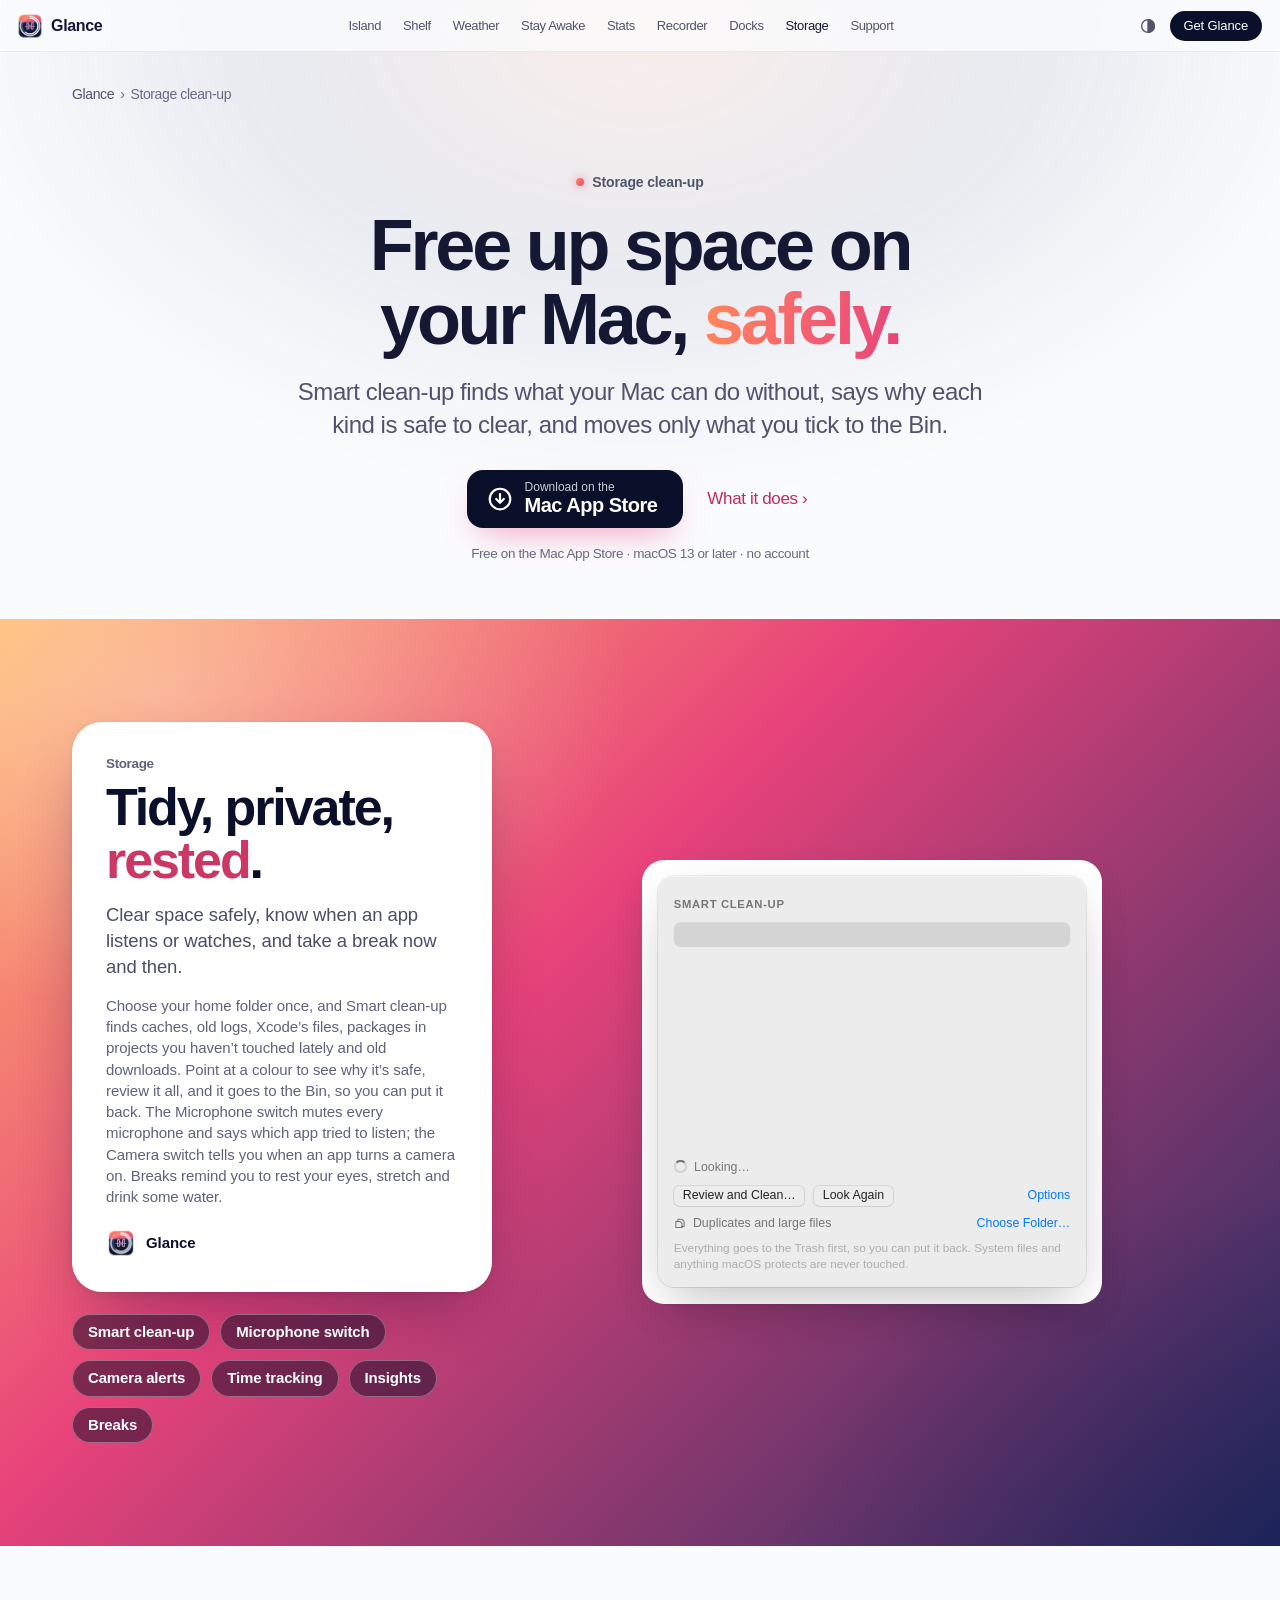
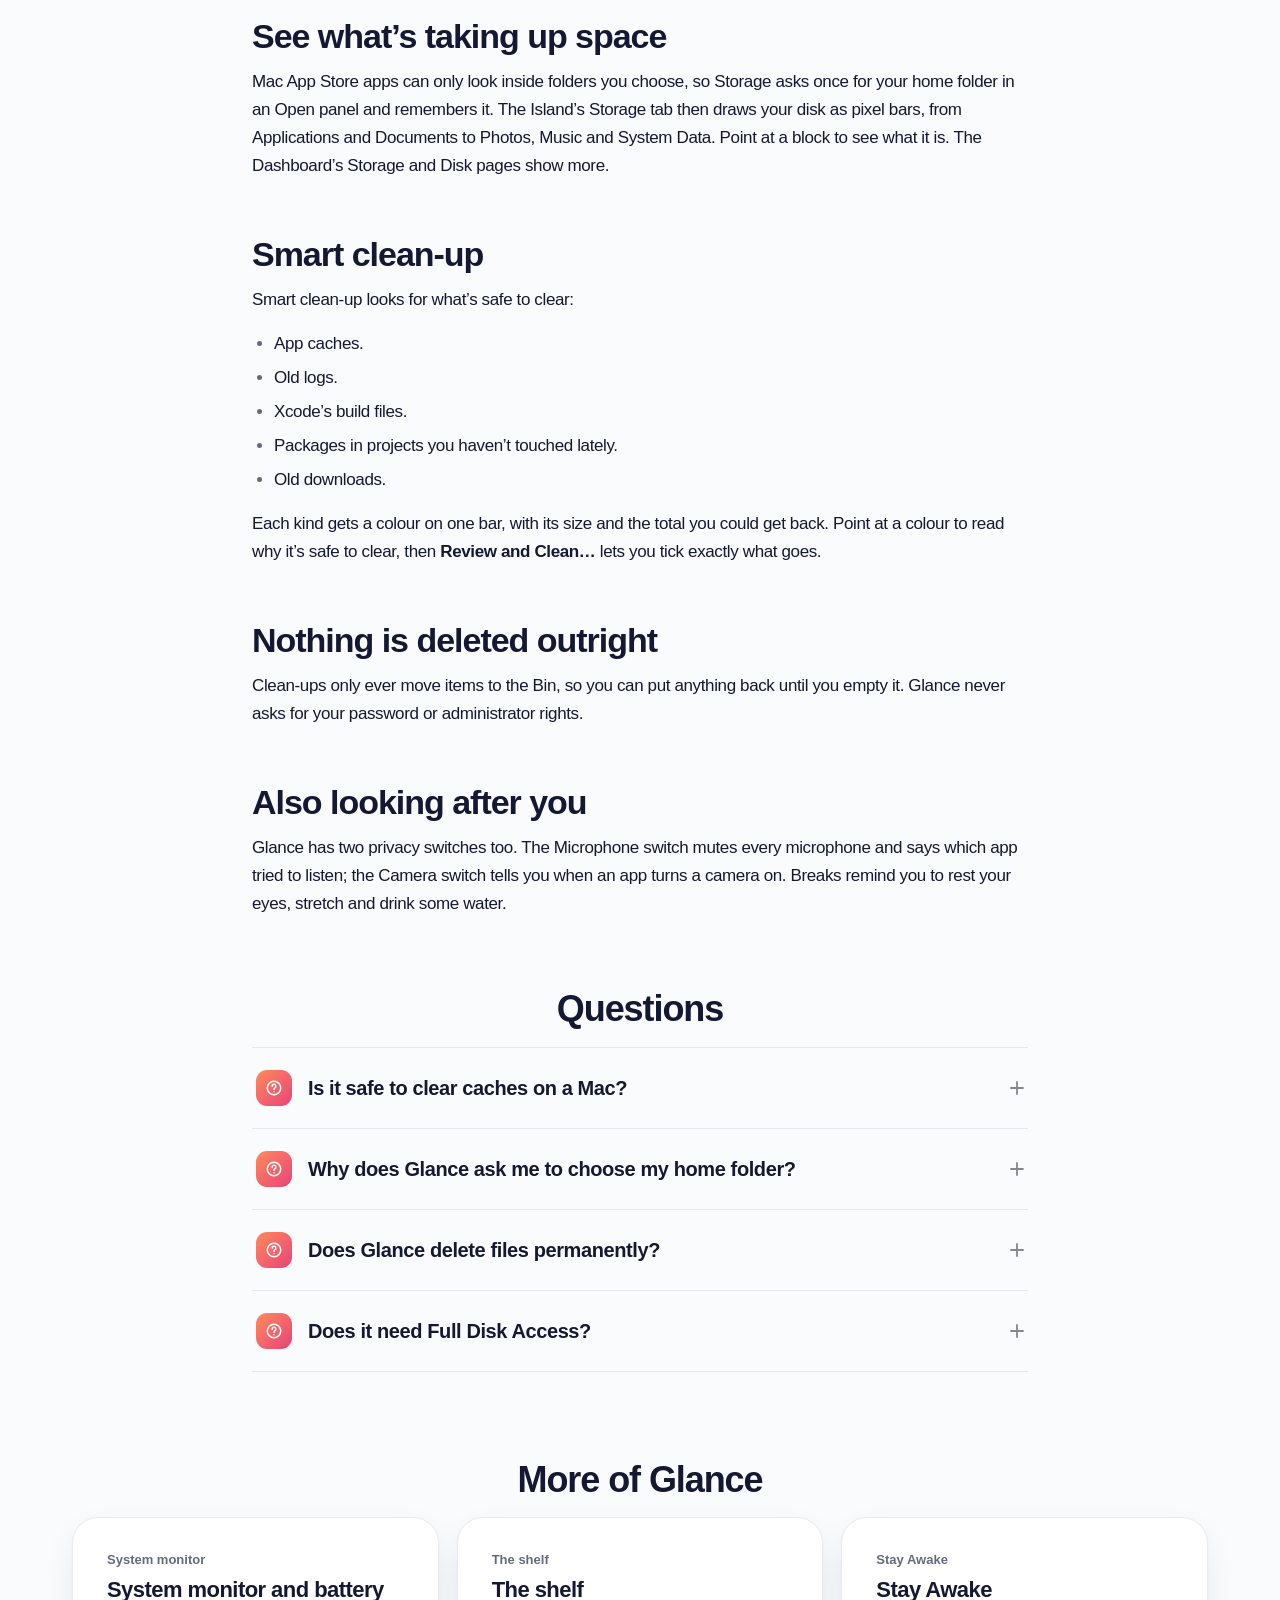
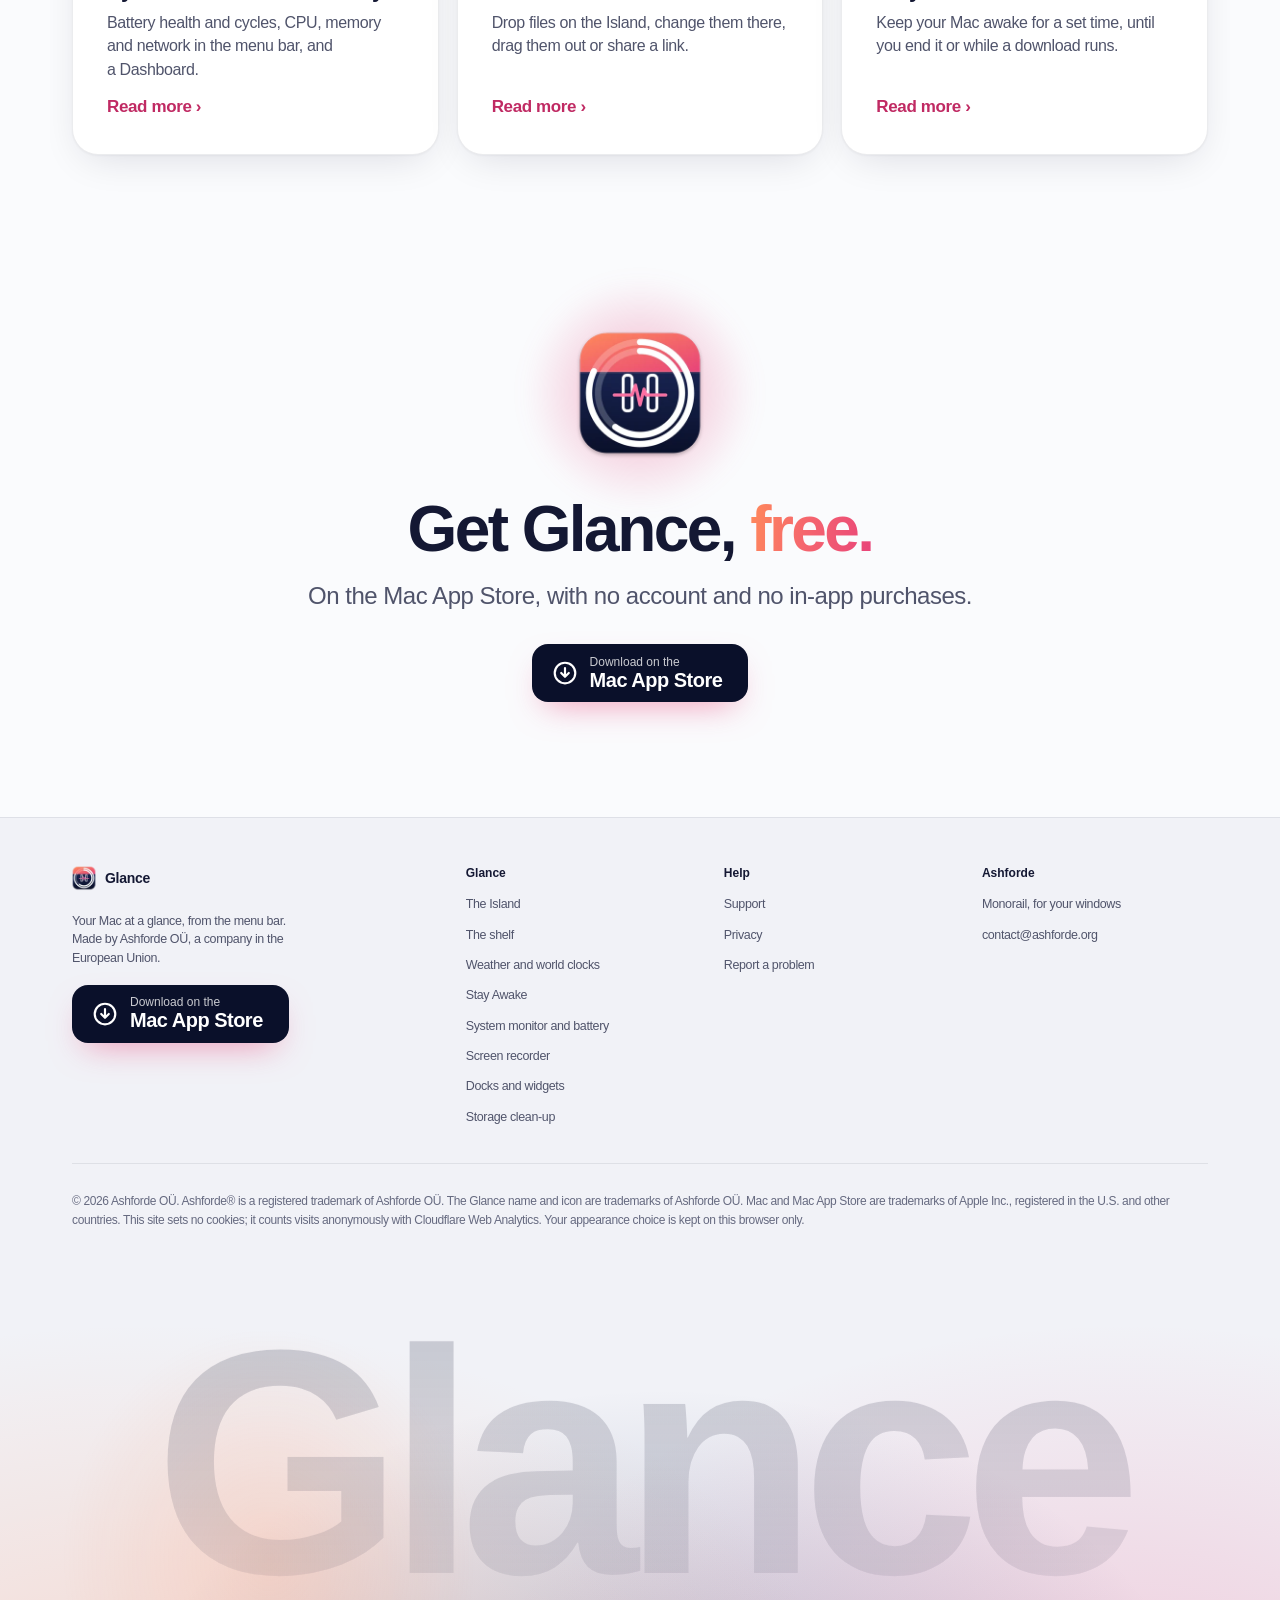
<file: storage-clean-up/index.html>
<!doctype html>
<html lang="en-GB">
<head>
<meta charset="utf-8">
<title>Mac Storage Clean-up: Free Up Disk Space Safely | Glance</title>
<meta name="description" content="See what’s filling your Mac and clear caches, old logs, Xcode files and old downloads safely. Everything goes to the Bin, so you can put it back. Free.">
<link rel="canonical" href="https://glance.ashforde.org/storage-clean-up/">
<meta property="og:title" content="Mac Storage Clean-up: Free Up Disk Space Safely | Glance">
<meta property="og:description" content="See what’s filling your Mac and clear caches, old logs, Xcode files and old downloads safely. Everything goes to the Bin, so you can put it back. Free.">
<meta property="og:type" content="website">
<meta property="og:site_name" content="Glance">
<meta property="og:url" content="https://glance.ashforde.org/storage-clean-up/">
<meta property="og:image" content="https://glance.ashforde.org/img/og.png">
<meta property="og:image:width" content="1200">
<meta property="og:image:height" content="630">
<meta property="og:image:alt" content="Glance: Island, widgets, stats. The Island open on Home: switches, a line to jot a note, Stay Awake, the weather and world clocks.">
<meta property="og:locale" content="en_GB">
<meta name="twitter:card" content="summary_large_image">
<meta name="twitter:title" content="Mac Storage Clean-up: Free Up Disk Space Safely | Glance">
<meta name="twitter:description" content="See what’s filling your Mac and clear caches, old logs, Xcode files and old downloads safely. Everything goes to the Bin, so you can put it back. Free.">
<meta name="twitter:image" content="https://glance.ashforde.org/img/og.png">
<meta name="twitter:image:alt" content="Glance: Island, widgets, stats. The Island open on Home: switches, a line to jot a note, Stay Awake, the weather and world clocks.">
<meta name="apple-itunes-app" content="app-id=6832553480">
<meta name="viewport" content="width=device-width, initial-scale=1, viewport-fit=cover">
<link rel="icon" href="/favicon.ico" sizes="48x48">
<link rel="icon" type="image/png" sizes="32x32" href="/icons/icon-32.png">
<link rel="icon" type="image/png" sizes="16x16" href="/icons/icon-16.png">
<link rel="apple-touch-icon" href="/apple-touch-icon.png">
<link rel="manifest" href="/site.webmanifest">
<meta name="theme-color" content="#FAFBFD">
<meta name="color-scheme" content="light dark">
<link rel="stylesheet" href="/ui/site.css">
<script>
/* Before the first paint: the appearance chosen on this browser, so nothing flashes. */
(() => { const d = document.documentElement; let m = null; d.classList.add('js');
  try { m = localStorage.getItem('glance-mode'); } catch (e) {}
  d.dataset.scheme = m === 'light' || m === 'dark' ? m : (matchMedia('(prefers-color-scheme: dark)').matches ? 'dark' : 'light'); })();
</script>
<script src="/ui/site.js" defer></script>
<link rel="stylesheet" href="/ui/home.css">
<link rel="stylesheet" href="/ui/mocks.css" media="print" onload="this.media='all'">
<link rel="stylesheet" href="/ui/mac.css">
<link rel="stylesheet" href="/ui/stage.css">
<link rel="stylesheet" href="/ui/tiles.css" media="print" onload="this.media='all'">
<link rel="stylesheet" href="/ui/live.css" media="print" onload="this.media='all'">
<link rel="stylesheet" href="/ui/feature.css">
<script src="/ui/home.js" defer></script>
<script src="/ui/mocks.js" defer></script>
<script src="/ui/screens.js" defer></script>
<script src="/ui/mac.js" defer></script>
<script src="/ui/tiles.js" defer></script>
<script src="/ui/live.js" defer></script>
<noscript><link rel="stylesheet" href="/ui/mocks.css"><link rel="stylesheet" href="/ui/tiles.css"><link rel="stylesheet" href="/ui/live.css"></noscript>
<script type="application/ld+json">{"@context": "https://schema.org", "@graph": [{"@type": "WebPage", "@id": "https://glance.ashforde.org/storage-clean-up/#webpage", "url": "https://glance.ashforde.org/storage-clean-up/", "name": "Mac Storage Clean-up: Free Up Disk Space Safely | Glance", "description": "See what’s filling your Mac and clear caches, old logs, Xcode files and old downloads safely. Everything goes to the Bin, so you can put it back. Free.", "inLanguage": "en-GB", "isPartOf": {"@id": "https://glance.ashforde.org/#site"}, "about": {"@id": "https://glance.ashforde.org/#app"}, "breadcrumb": {"@id": "https://glance.ashforde.org/storage-clean-up/#breadcrumb"}, "primaryImageOfPage": "https://glance.ashforde.org/img/og.png"}, {"@type": "BreadcrumbList", "@id": "https://glance.ashforde.org/storage-clean-up/#breadcrumb", "itemListElement": [{"@type": "ListItem", "position": 1, "name": "Glance", "item": "https://glance.ashforde.org/"}, {"@type": "ListItem", "position": 2, "name": "Storage clean-up", "item": "https://glance.ashforde.org/storage-clean-up/"}]}, {"@type": "FAQPage", "@id": "https://glance.ashforde.org/storage-clean-up/#faq", "mainEntity": [{"@type": "Question", "name": "Is it safe to clear caches on a Mac?", "acceptedAnswer": {"@type": "Answer", "text": "Caches are copies apps can make again, so clearing them is generally safe; an app may be a little slower the first time it rebuilds them. Smart clean-up says why each kind is safe, and everything goes to the Bin, so you can put it back."}}, {"@type": "Question", "name": "Why does Glance ask me to choose my home folder?", "acceptedAnswer": {"@type": "Answer", "text": "Mac App Store apps can only look inside folders you choose. Choose your home folder once and Glance remembers it."}}, {"@type": "Question", "name": "Does Glance delete files permanently?", "acceptedAnswer": {"@type": "Answer", "text": "No. Clean-ups move items to the Bin. They’re gone only when you empty it."}}, {"@type": "Question", "name": "Does it need Full Disk Access?", "acceptedAnswer": {"@type": "Answer", "text": "No. Glance looks only inside the home folder you choose, and never asks for your password or administrator rights."}}]}, {"@type": "SoftwareApplication", "@id": "https://glance.ashforde.org/#app", "name": "Glance: Island, Widgets, Stats", "alternateName": "Glance", "applicationCategory": "UtilitiesApplication", "applicationSubCategory": "Menu bar system monitor and widgets", "operatingSystem": "macOS 13 or later", "softwareVersion": "2.0.2", "isAccessibleForFree": true, "offers": {"@type": "Offer", "price": "0", "priceCurrency": "EUR", "url": "https://apps.apple.com/app/id6832553480"}, "url": "https://glance.ashforde.org/", "downloadUrl": "https://apps.apple.com/app/id6832553480", "installUrl": "https://apps.apple.com/app/id6832553480", "image": "https://glance.ashforde.org/assets/icon.png", "screenshot": "https://glance.ashforde.org/img/og.png", "featureList": ["An Island at the top of the screen (at the camera) with a file shelf, timers, music, weather and a song finder", "Menu bar system monitor: battery and health, CPU, memory, network and storage", "A full Dashboard with weather, world clocks and your day", "Widgets and docks on any edge of the screen", "Stay Awake, Evening Mode, Privacy Guard, clipboard history and a screen recorder with sound"], "description": "Glance puts an Island at the top of your Mac (at the camera) with a file shelf, timers, music and weather, plus widgets, docks and a menu bar system monitor with a full Dashboard. No account, nothing collected.", "publisher": {"@id": "https://glance.ashforde.org/#org"}, "author": {"@id": "https://glance.ashforde.org/#org"}}, {"@type": "Organization", "@id": "https://glance.ashforde.org/#org", "name": "Ashforde OÜ", "url": "https://ashforde.org/", "email": "contact@ashforde.org", "address": {"@type": "PostalAddress", "addressCountry": "EE"}}, {"@type": "WebSite", "@id": "https://glance.ashforde.org/#site", "name": "Glance", "url": "https://glance.ashforde.org/", "inLanguage": "en-GB", "publisher": {"@id": "https://glance.ashforde.org/#org"}}]}</script>
</head>
<body>
<a class="skip" href="#main">Skip to content</a>
<div class="ambient" aria-hidden="true"></div>
<header class="top">
  <div class="bar">
    <a class="brand" href="/"><img src="/assets/icon-64.webp" alt="" width="28" height="28">Glance</a>
    <nav aria-label="Main"><a href="/island/">Island</a><a href="/shelf/">Shelf</a><a href="/weather-and-world-clocks/">Weather</a><a href="/stay-awake/">Stay Awake</a><a href="/system-monitor/">Stats</a><a href="/screen-recorder/">Recorder</a><a href="/docks-and-widgets/">Docks</a><a href="/storage-clean-up/" aria-current="page">Storage</a><a href="/support/">Support</a></nav>
    <span class="spacer"></span>
    <button type="button" class="iconbtn" id="theme-btn" aria-haspopup="dialog" aria-expanded="false" aria-controls="theme-pop" title="Appearance"><svg viewBox="0 0 24 24" fill="none" stroke="currentColor" stroke-width="1.8" stroke-linecap="round" stroke-linejoin="round" aria-hidden="true"><circle cx="12" cy="12" r="8.5"/><path d="M12 3.5a8.5 8.5 0 0 1 0 17z" fill="currentColor"/></svg><span class="sr">Appearance</span></button>
    <a class="store small" data-appstore href="https://apps.apple.com/app/id6832553480" aria-label="Download Glance on the Mac App Store"><svg viewBox="0 0 24 24" fill="none" stroke="currentColor" stroke-width="2" stroke-linecap="round" stroke-linejoin="round" aria-hidden="true"><circle cx="12" cy="12" r="9.5"/><path d="M12 7.5v8m0 0-3.5-3.5M12 15.5l3.5-3.5"/></svg><span><small>Download on the</small><b>Get Glance</b></span></a>
    <button type="button" class="iconbtn menu-btn" id="menu-btn" aria-expanded="false" aria-label="Menu"><svg viewBox="0 0 24 24" fill="none" stroke="currentColor" stroke-width="1.8" stroke-linecap="round" aria-hidden="true"><path d="M4 8h16M4 16h16"/></svg></button>
  </div>
  <div class="theme-pop" id="theme-pop" role="dialog" aria-label="Appearance" hidden>
    <h2>Appearance</h2>
    <div class="seg" data-mode-pick role="group" aria-label="Appearance">
      <button type="button" data-mode="auto">Automatic</button><button type="button" data-mode="light">Light</button><button type="button" data-mode="dark">Dark</button>
    </div>
    <p>Kept on this browser only.</p>
  </div>
</header>
<div class="warmth" id="warmth" aria-hidden="true"></div>

<main id="main">

<div class="wrap">
  <nav class="crumbs" aria-label="Breadcrumb"><ol><li><a href="/">Glance</a></li><li aria-current="page">Storage clean-up</li></ol></nav>
  <section class="page-hero fx-hero">
    <span class="eyebrow"><i></i>Storage clean-up</span>
    <h1>Free up space on your Mac, <span class="light-text">safely.</span></h1>
    <p class="lede">Smart clean-up finds what your Mac can do without, says why each kind is safe to clear, and moves only what you tick to the Bin.</p>
    <div class="ctas"><a class="store" data-appstore href="https://apps.apple.com/app/id6832553480" aria-label="Download Glance on the Mac App Store"><svg viewBox="0 0 24 24" fill="none" stroke="currentColor" stroke-width="2" stroke-linecap="round" stroke-linejoin="round" aria-hidden="true"><circle cx="12" cy="12" r="9.5"/><path d="M12 7.5v8m0 0-3.5-3.5M12 15.5l3.5-3.5"/></svg><span><small>Download on the</small><b>Mac App Store</b></span></a><a class="btn text" href="#what">What it does ›</a></div>
    <p class="release">Free on the Mac App Store · macOS 13 or later · no account</p>
  </section>
</div>

<!-- The drawing, as on the home page -->
<section class="stg" data-g="night" id="storage" aria-labelledby="storage-h">
  <div class="wrap stg-grid">
    <div class="stg-l rv">
      <div class="hc"><span class="k">Storage</span><h2 class="h2" id="storage-h">Tidy, private, <span class="acc">rested</span>.</h2>
        <p>Clear space safely, know when an app listens or watches, and take a break now and then.</p>
        <p class="more">Choose your home folder once, and Smart clean-up finds caches, old logs, Xcode’s files, packages in projects you haven’t touched lately and old downloads. Point at a colour to see why it’s safe, review it all, and it goes to the Bin, so you can put it back. The Microphone switch mutes every microphone and says which app tried to listen; the Camera switch tells you when an app turns a camera on. Breaks remind you to rest your eyes, stretch and drink some water.</p>
        <p class="app"><img src="/assets/icon-64.webp" alt="" width="30" height="30" loading="lazy">Glance</p></div>
      <ul class="chips" aria-label="Highlights"><li>Smart clean-up</li><li>Microphone switch</li><li>Camera alerts</li><li>Time tracking</li><li>Insights</li><li>Breaks</li></ul>
    </div>
    <div class="stg-r rv">
      <figure class="glv-fig stor-live" role="img" aria-label="Glance’s Smart clean-up card: Looking…, then a bar of what can be cleared draws in, 15.8 GB to get back: App caches, Xcode build files, Old downloads, Package manager caches and Old logs, each with its size. Pointing at Xcode build files explains why it’s safe to clear, then Review and Clean… is clicked."><div data-glive="clean"></div></figure>
    </div>
  </div>
</section>

<article class="wrap narrow prose fx-body" id="what">
<h2>See what’s taking up space</h2>
<p>Mac App Store apps can only look inside folders you choose, so Storage asks once for your home folder in an Open panel and remembers it. The Island’s Storage tab then draws your disk as pixel bars, from Applications and Documents to Photos, Music and System Data. Point at a block to see what it is. The Dashboard’s Storage and Disk pages show more.</p>
<h2>Smart clean-up</h2>
<p>Smart clean-up looks for what’s safe to clear:</p>
<ul>
<li>App caches.</li>
<li>Old logs.</li>
<li>Xcode’s build files.</li>
<li>Packages in projects you haven’t touched lately.</li>
<li>Old downloads.</li>
</ul>
<p>Each kind gets a colour on one bar, with its size and the total you could get back. Point at a colour to read why it’s safe to clear, then <strong>Review and Clean…</strong> lets you tick exactly what goes.</p>
<h2>Nothing is deleted outright</h2>
<p>Clean-ups only ever move items to the Bin, so you can put anything back until you empty it. Glance never asks for your password or administrator rights.</p>
<h2>Also looking after you</h2>
<p>Glance has two privacy switches too. The Microphone switch mutes every microphone and says which app tried to listen; the Camera switch tells you when an app turns a camera on. Breaks remind you to rest your eyes, stretch and drink some water.</p>
</article>

<section class="wrap narrow fx-faq" aria-labelledby="faq-h">
  <h2 id="faq-h">Questions</h2>
  <div class="faq">
      <details><summary><i aria-hidden="true"><svg viewBox="0 0 24 24" fill="none" stroke="currentColor" stroke-width="2" stroke-linecap="round" stroke-linejoin="round"><circle cx="12" cy="12" r="9"/><path d="M9.5 9.5a2.5 2.5 0 1 1 3.5 2.3c-.6.3-1 .9-1 1.6v.6M12 17h.01"/></svg></i>Is it safe to clear caches on a Mac?</summary><div>
        <p>Caches are copies apps can make again, so clearing them is generally safe; an app may be a little slower the first time it rebuilds them. Smart clean-up says why each kind is safe, and everything goes to the Bin, so you can put it back.</p></div></details>
      <details><summary><i aria-hidden="true"><svg viewBox="0 0 24 24" fill="none" stroke="currentColor" stroke-width="2" stroke-linecap="round" stroke-linejoin="round"><circle cx="12" cy="12" r="9"/><path d="M9.5 9.5a2.5 2.5 0 1 1 3.5 2.3c-.6.3-1 .9-1 1.6v.6M12 17h.01"/></svg></i>Why does Glance ask me to choose my home folder?</summary><div>
        <p>Mac App Store apps can only look inside folders you choose. Choose your home folder once and Glance remembers it.</p></div></details>
      <details><summary><i aria-hidden="true"><svg viewBox="0 0 24 24" fill="none" stroke="currentColor" stroke-width="2" stroke-linecap="round" stroke-linejoin="round"><circle cx="12" cy="12" r="9"/><path d="M9.5 9.5a2.5 2.5 0 1 1 3.5 2.3c-.6.3-1 .9-1 1.6v.6M12 17h.01"/></svg></i>Does Glance delete files permanently?</summary><div>
        <p>No. Clean-ups move items to the Bin. They’re gone only when you empty it.</p></div></details>
      <details><summary><i aria-hidden="true"><svg viewBox="0 0 24 24" fill="none" stroke="currentColor" stroke-width="2" stroke-linecap="round" stroke-linejoin="round"><circle cx="12" cy="12" r="9"/><path d="M9.5 9.5a2.5 2.5 0 1 1 3.5 2.3c-.6.3-1 .9-1 1.6v.6M12 17h.01"/></svg></i>Does it need Full Disk Access?</summary><div>
        <p>No. Glance looks only inside the home folder you choose, and never asks for your password or administrator rights.</p></div></details>
  </div>
</section>

<section class="wrap fx-related" aria-labelledby="rel-h">
  <h2 id="rel-h">More of Glance</h2>
  <div class="grid g3">
    <a class="card glass" href="/system-monitor/"><span class="k">System monitor</span><h3>System monitor and battery</h3><p>Battery health and cycles, CPU, memory and network in the menu bar, and a Dashboard.</p><span class="go">Read more ›</span></a>
    <a class="card glass" href="/shelf/"><span class="k">The shelf</span><h3>The shelf</h3><p>Drop files on the Island, change them there, drag them out or share a link.</p><span class="go">Read more ›</span></a>
    <a class="card glass" href="/stay-awake/"><span class="k">Stay Awake</span><h3>Stay Awake</h3><p>Keep your Mac awake for a set time, until you end it or while a download runs.</p><span class="go">Read more ›</span></a>
  </div>
</section>

<section class="final">
  <div class="wrap">
    <div class="halo rv"><img src="/assets/icon-312.webp" alt="" width="150" height="150" loading="lazy"></div>
    <h2 class="h2">Get Glance, <span class="light-text">free.</span></h2>
    <p class="lede">On the Mac App Store, with no account and no in-app purchases.</p>
    <div class="ctas"><a class="store" data-appstore href="https://apps.apple.com/app/id6832553480" aria-label="Download Glance on the Mac App Store"><svg viewBox="0 0 24 24" fill="none" stroke="currentColor" stroke-width="2" stroke-linecap="round" stroke-linejoin="round" aria-hidden="true"><circle cx="12" cy="12" r="9.5"/><path d="M12 7.5v8m0 0-3.5-3.5M12 15.5l3.5-3.5"/></svg><span><small>Download on the</small><b>Mac App Store</b></span></a></div>
  </div>
</section>

</main>

<footer class="foot">
  <div class="wrap">
    <div class="cols">
      <div><a class="brand" href="/"><img src="/assets/icon-64.webp" alt="" width="28" height="28">Glance</a>
        <p style="margin-top:14px;max-width:36ch">Your Mac at a glance, from the menu bar. Made by Ashforde OÜ, a company in the European Union.</p>
        <p style="margin-top:18px"><a class="store" data-appstore href="https://apps.apple.com/app/id6832553480" aria-label="Download Glance on the Mac App Store"><svg viewBox="0 0 24 24" fill="none" stroke="currentColor" stroke-width="2" stroke-linecap="round" stroke-linejoin="round" aria-hidden="true"><circle cx="12" cy="12" r="9.5"/><path d="M12 7.5v8m0 0-3.5-3.5M12 15.5l3.5-3.5"/></svg><span><small>Download on the</small><b>Mac App Store</b></span></a></p></div>
      <div><h2>Glance</h2><ul><li><a href="/island/">The Island</a></li><li><a href="/shelf/">The shelf</a></li><li><a href="/weather-and-world-clocks/">Weather and world clocks</a></li><li><a href="/stay-awake/">Stay Awake</a></li><li><a href="/system-monitor/">System monitor and battery</a></li><li><a href="/screen-recorder/">Screen recorder</a></li><li><a href="/docks-and-widgets/">Docks and widgets</a></li><li><a href="/storage-clean-up/">Storage clean-up</a></li></ul></div>
      <div><h2>Help</h2><ul><li><a href="/support/">Support</a></li><li><a href="/privacy/">Privacy</a></li><li><a href="mailto:contact@ashforde.org?subject=Glance">Report a problem</a></li></ul></div>
      <div><h2>Ashforde</h2><ul><li><a href="https://monorail.ashforde.org">Monorail, for your windows</a></li><li><a href="mailto:contact@ashforde.org">contact@ashforde.org</a></li></ul></div>
    </div>
    <p class="legal">© <span data-year>2026</span> Ashforde OÜ. Ashforde® is a registered trademark of Ashforde OÜ. The Glance name and icon are trademarks of Ashforde OÜ. Mac and Mac App Store are trademarks of Apple Inc., registered in the U.S. and other countries. This site sets no cookies; it counts visits anonymously with Cloudflare Web Analytics. Your appearance choice is kept on this browser only.</p>
  </div>
  <div class="giant" aria-hidden="true">Glance</div>
</footer>
<script defer src="https://static.cloudflareinsights.com/beacon.min.js" data-cf-beacon='{"token": "532394513de34a9399143e8b5aad11a7"}'></script>
</body>
</html>
</file>
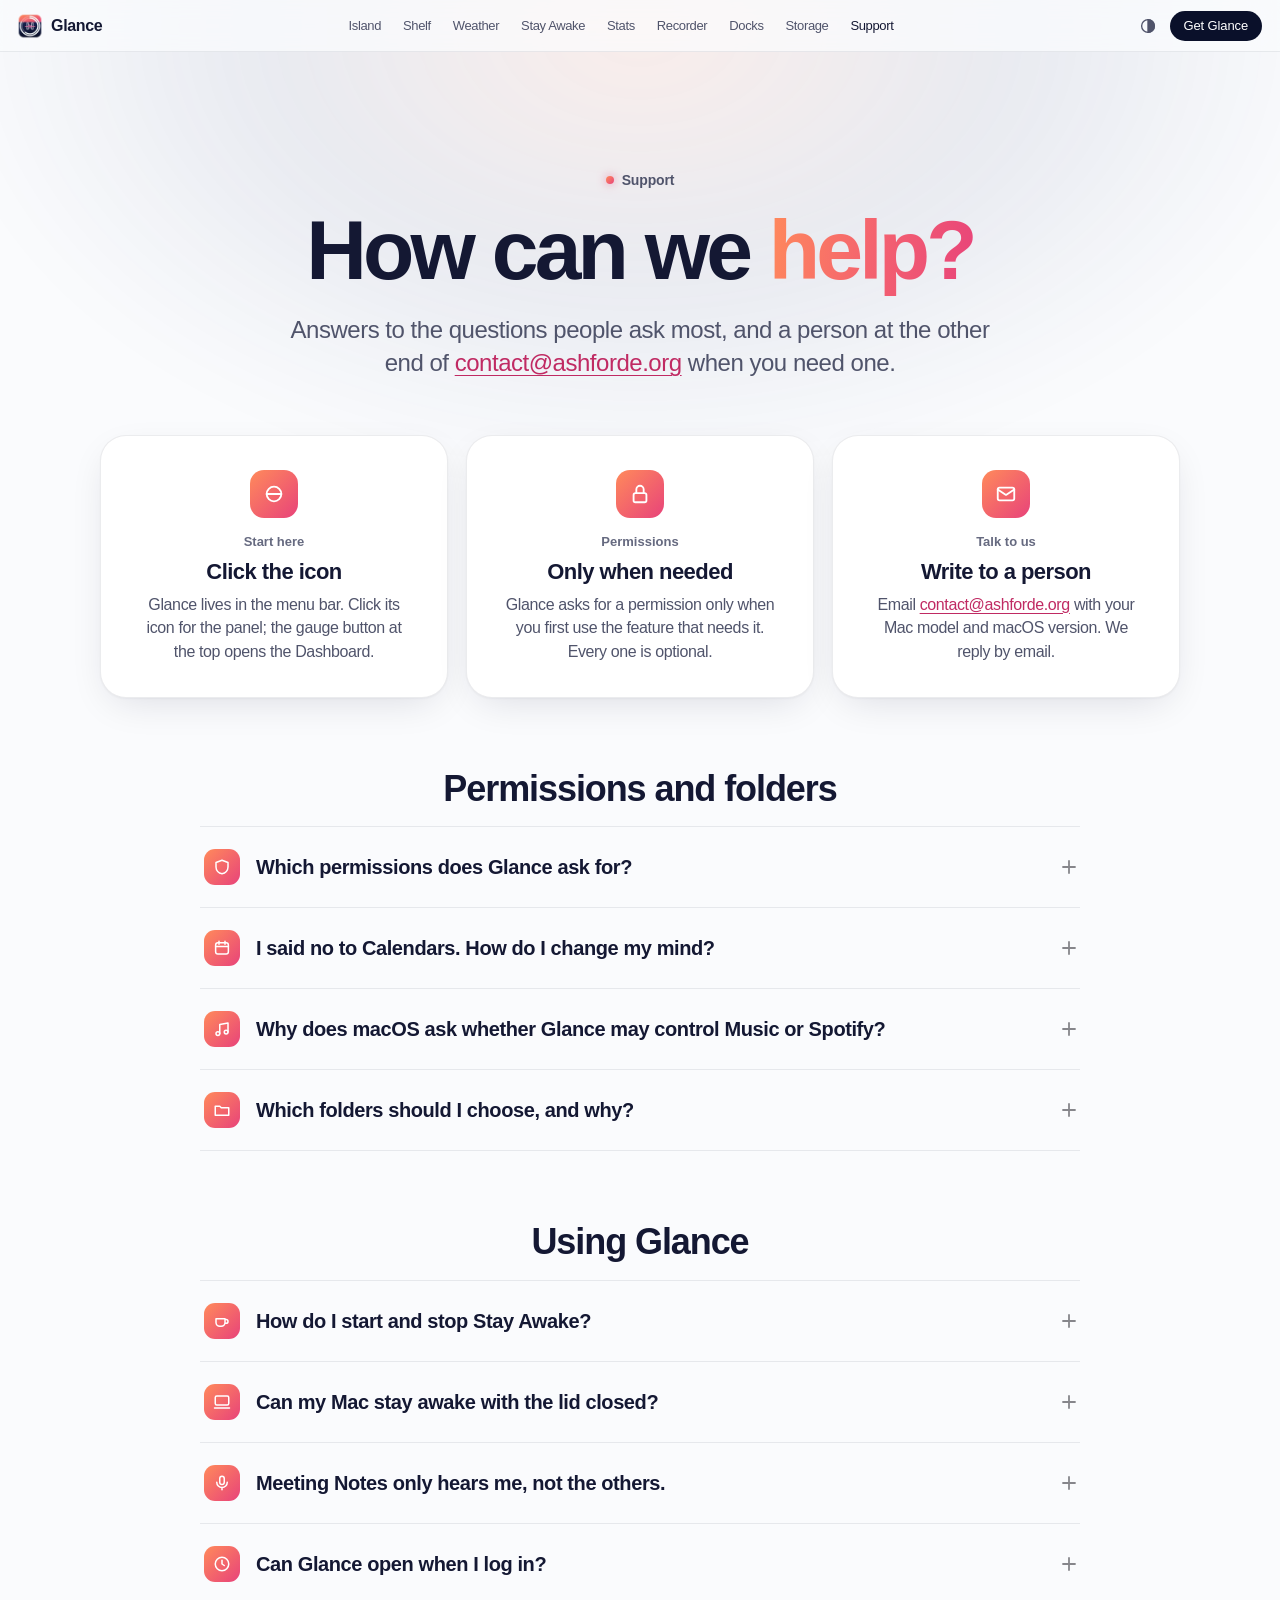
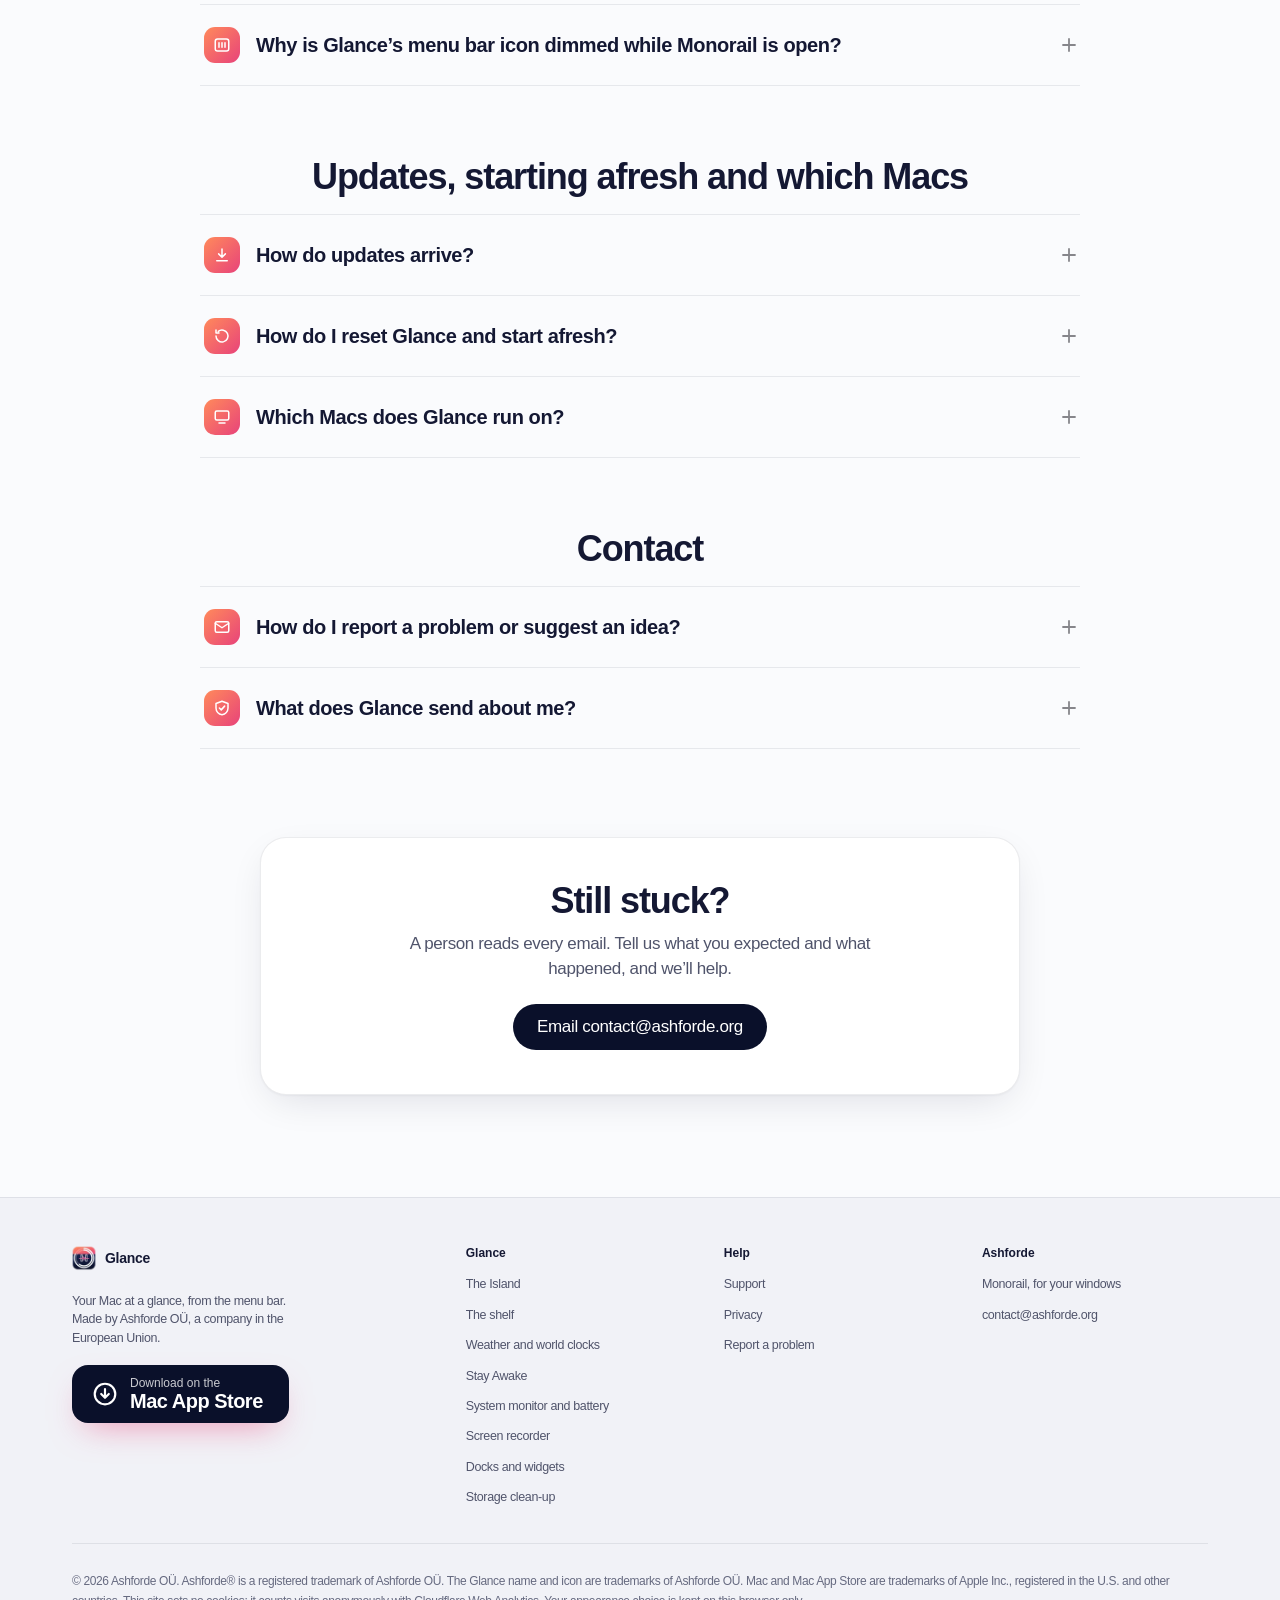
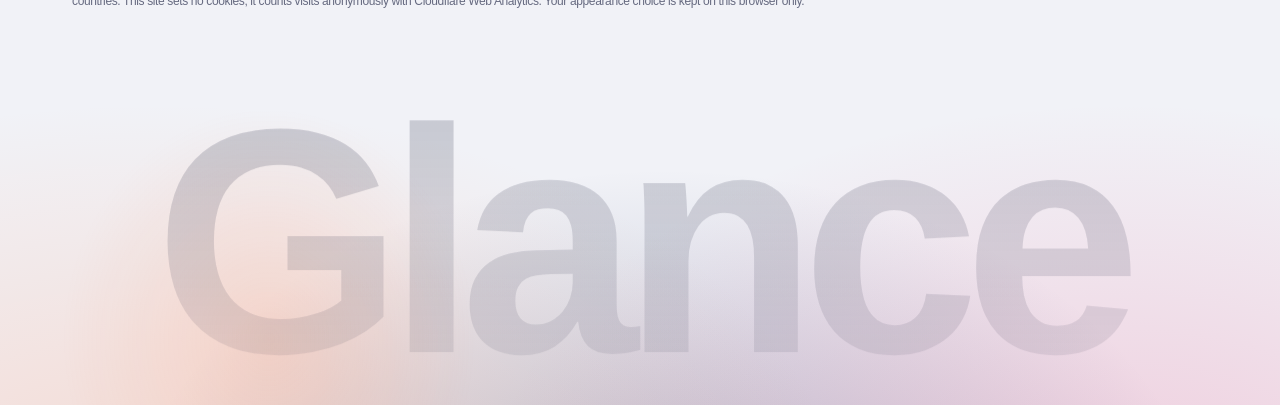
<file: support/index.html>
<!doctype html>
<html lang="en-GB">
<head>
<meta charset="utf-8">
<title>Support · Glance</title>
<meta name="description" content="Help with Glance for Mac: the Island, the menu bar panel, the Dashboard, Stay Awake and Evening Mode, with answers to common questions and how to contact us.">
<link rel="canonical" href="https://glance.ashforde.org/support/">
<meta property="og:title" content="Support · Glance">
<meta property="og:description" content="Help with Glance for Mac: the Island, the menu bar panel, the Dashboard, Stay Awake and Evening Mode, with answers to common questions and how to contact us.">
<meta property="og:type" content="website">
<meta property="og:site_name" content="Glance">
<meta property="og:url" content="https://glance.ashforde.org/support/">
<meta property="og:image" content="https://glance.ashforde.org/img/og.png">
<meta property="og:image:width" content="1200">
<meta property="og:image:height" content="630">
<meta property="og:image:alt" content="Glance: Island, widgets, stats. The Island open on Home: switches, a line to jot a note, Stay Awake, the weather and world clocks.">
<meta property="og:locale" content="en_GB">
<meta name="twitter:card" content="summary_large_image">
<meta name="twitter:title" content="Support · Glance">
<meta name="twitter:description" content="Help with Glance for Mac: the Island, the menu bar panel, the Dashboard, Stay Awake and Evening Mode, with answers to common questions and how to contact us.">
<meta name="twitter:image" content="https://glance.ashforde.org/img/og.png">
<meta name="twitter:image:alt" content="Glance: Island, widgets, stats. The Island open on Home: switches, a line to jot a note, Stay Awake, the weather and world clocks.">
<meta name="apple-itunes-app" content="app-id=6832553480">
<meta name="viewport" content="width=device-width, initial-scale=1, viewport-fit=cover">
<link rel="icon" href="/favicon.ico" sizes="48x48">
<link rel="icon" type="image/png" sizes="32x32" href="/icons/icon-32.png">
<link rel="icon" type="image/png" sizes="16x16" href="/icons/icon-16.png">
<link rel="apple-touch-icon" href="/apple-touch-icon.png">
<link rel="manifest" href="/site.webmanifest">
<meta name="theme-color" content="#FAFBFD">
<meta name="color-scheme" content="light dark">
<link rel="stylesheet" href="/ui/site.css">
<script>
/* Before the first paint: the appearance chosen on this browser, so nothing flashes. */
(() => { const d = document.documentElement; let m = null; d.classList.add('js');
  try { m = localStorage.getItem('glance-mode'); } catch (e) {}
  d.dataset.scheme = m === 'light' || m === 'dark' ? m : (matchMedia('(prefers-color-scheme: dark)').matches ? 'dark' : 'light'); })();
</script>
<script src="/ui/site.js" defer></script>
<style>
.starts { max-width: 1080px; margin: 0 auto; }
.starts .card { text-align: center; }
.starts .ic { width: 48px; height: 48px; border-radius: 14px; display: grid; place-items: center; margin: 0 auto 16px; color: #fff; background: linear-gradient(135deg, var(--l1), var(--l3)); }
.starts .ic svg { width: 22px; height: 22px; }
.group { margin-top: clamp(48px, 6vw, 72px); }
.group > h2 { font-size: clamp(26px, 3.4vw, 36px); margin-bottom: 18px; text-align: center; }
.contact { margin: clamp(56px, 7vw, 88px) auto clamp(64px, 8vw, 110px); max-width: 760px; text-align: center; padding: clamp(28px, 4vw, 44px); }
.contact h2 { font-size: clamp(26px, 3.4vw, 36px); }
.contact p { color: var(--ink2); margin: 12px auto 0; max-width: 54ch; }
.contact .btn { margin-top: 22px; }
</style>
<script type="application/ld+json">{"@context": "https://schema.org", "@type": "BreadcrumbList", "itemListElement": [{"@type": "ListItem", "position": 1, "name": "Glance", "item": "https://glance.ashforde.org/"}, {"@type": "ListItem", "position": 2, "name": "Support", "item": "https://glance.ashforde.org/support/"}]}</script>
<script type="application/ld+json">{"@context": "https://schema.org", "@type": "FAQPage", "mainEntity": [{"@type": "Question", "name": "Which permissions does Glance ask for?", "acceptedAnswer": {"@type": "Answer", "text": "Only these, and each only when you first use the feature: Calendars and Reminders for your day in the panel and the Island’s Calendar and Tasks. Microphone and Speech Recognition while you record Meeting Notes, and for the microphone test on the Sound page. Screen & System Audio Recording only if you record a meeting with “Hear the other people too” on, to capture the call’s sound. Your home folder, chosen once in an Open panel, before Storage scans it, and your .claude folder if you want the Island’s Agents tab. Automation for Music and Spotify, the first time you open the Island’s music card or turn on Now Playing. Camera only for Mirror in the Island’s tools, while Mirror is on screen. Glance never asks for Accessibility or your password, and the only apps it controls are Music and Spotify, if you allow it."}}, {"@type": "Question", "name": "I said no to Calendars. How do I change my mind?", "acceptedAnswer": {"@type": "Answer", "text": "Open System Settings ▸ Privacy & Security ▸ Calendars and switch Glance on. The same goes for Reminders, Microphone, Speech Recognition, Camera and Screen & System Audio Recording, each under its own name, and for Music and Spotify under Automation. If Glance doesn’t pick up the change straight away, quit it and open it again."}}, {"@type": "Question", "name": "Meeting Notes only hears me, not the others.", "acceptedAnswer": {"@type": "Answer", "text": "To hear the other people on a call, Meeting Notes listens to your Mac’s sound, which needs Screen & System Audio Recording. Allow it in System Settings ▸ Privacy & Security. Without it, only your microphone is written down. Please make sure everyone on the call is happy to be recorded."}}, {"@type": "Question", "name": "Why does macOS ask whether Glance may control Music or Spotify?", "acceptedAnswer": {"@type": "Answer", "text": "That’s the Automation prompt. Glance asks Music and Spotify, and no other app, for what’s playing (the artwork and where the track is) and to play, pause, skip, scrub, shuffle and repeat from the Island and the floating player. macOS asks once for each app, the first time you open the music card or turn on Now Playing. If you’d rather not, choose Don’t Allow: the card still shows the track, and a line under it opens the setting if you change your mind. To undo either answer later, open System Settings ▸ Privacy & Security ▸ Automation, find Glance and switch Music or Spotify on or off."}}, {"@type": "Question", "name": "Which folders should I choose, and why?", "acceptedAnswer": {"@type": "Answer", "text": "Mac App Store apps can only look inside folders you choose, so Glance asks in an Open panel and remembers each choice on your Mac: Your home folder (Choose Home Folder…, on Storage, or under the Island’s screenshot alert): for Storage, new screenshots, files downloading, and synced lyrics in the floating player. Your .claude folder (Settings ▸ Island ▸ Agents tab ▸ Choose Your .claude Folder…): for your Claude Code sessions in the Island’s Agents tab. It’s hidden in your home folder; in the Open panel, press Command-Shift-. (full stop) to show hidden folders. Files you drop on the shelf need no folder: Glance remembers each one so it’s still there after a restart. Storage’s clean-ups only ever move items to the Bin, so you can put anything back."}}, {"@type": "Question", "name": "Can my Mac stay awake with the lid closed?", "acceptedAnswer": {"@type": "Answer", "text": "Yes, with the optional Ashforde Enhancer, a separate free app from Ashforde that isn’t in the Mac App Store. Mac App Store apps aren’t allowed to do this on their own, and Glance works fully without it. Download Ashforde Enhancer (straight from Ashforde), open it and follow its set-up. Glance then offers Stay Awake with the Lid Closed. Until the Enhancer is set up, that option doesn’t appear."}}, {"@type": "Question", "name": "How do I start and stop Stay Awake?", "acceptedAnswer": {"@type": "Answer", "text": "In the panel, choose Stay Awake and how long: an hour, for as long as you choose, or until a download finishes. Choose it again to end it. You can keep the display on or let it sleep, show the time left in the menu bar, and have it stop by itself when the battery runs low."}}, {"@type": "Question", "name": "How do updates arrive?", "acceptedAnswer": {"@type": "Answer", "text": "Through the Mac App Store, like any App Store app. Glance never checks for or installs updates itself. To get them automatically, open the App Store, choose App Store ▸ Settings and turn on Automatic Updates; otherwise look under Updates in the App Store."}}, {"@type": "Question", "name": "How do I reset Glance and start afresh?", "acceptedAnswer": {"@type": "Answer", "text": "Quit Glance from its menu. In Finder, choose Go ▸ Go to Folder…, type ~/Library/Containers and press Return. Move the folder named Glance to the Bin. It holds Glance’s settings, notes and recordings, so copy anything you want to keep first. Open Glance again. It starts as if new, with the welcome tour. To reset a permission instead, switch Glance off and on again in System Settings ▸ Privacy & Security. To remove Glance completely, delete it from Applications as well."}}, {"@type": "Question", "name": "Why is Glance’s menu bar icon dimmed while Monorail is open?", "acceptedAnswer": {"@type": "Answer", "text": "Monorail, Glance’s sibling for your windows, does everything Glance does. When both are open, Glance steps aside so nothing runs twice: Monorail handles Stay Awake and the panel, and Glance’s icon stays in the menu bar, dimmed. Click the dimmed icon to read why, with Open Monorail and Use Glance Instead. When Monorail quits, Glance takes over again within a few seconds. To hide Glance’s icon while Monorail is open, turn on Hide Glance’s icon while Monorail is open in Settings ▸ General ▸ With Monorail."}}, {"@type": "Question", "name": "Can Glance open when I log in?", "acceptedAnswer": {"@type": "Answer", "text": "Yes. In Glance’s Settings, turn on Open Glance when I log in."}}, {"@type": "Question", "name": "Which Macs does Glance run on?", "acceptedAnswer": {"@type": "Answer", "text": "Any Mac with macOS 13 Ventura or later. A few things depend on your Mac: battery readings need a Mac with a battery, and summaries in Meeting Notes need macOS 26."}}, {"@type": "Question", "name": "How do I report a problem or suggest an idea?", "acceptedAnswer": {"@type": "Answer", "text": "Write to contact@ashforde.org. Tell us your Mac model, your macOS version, Glance’s version (in its About page) and what happened. A screenshot helps. We read everything and reply by email."}}, {"@type": "Question", "name": "What does Glance send about me?", "acceptedAnswer": {"@type": "Answer", "text": "Nothing to Ashforde: no account, no analytics, no usage counts. It goes online only to fetch what it shows you. The privacy policy lists every service it contacts, and when."}}]}</script>
</head>
<body>
<a class="skip" href="#main">Skip to content</a>
<div class="ambient" aria-hidden="true"></div>
<header class="top">
  <div class="bar">
    <a class="brand" href="/"><img src="/assets/icon-64.webp" alt="" width="28" height="28">Glance</a>
    <nav aria-label="Main"><a href="/island/">Island</a><a href="/shelf/">Shelf</a><a href="/weather-and-world-clocks/">Weather</a><a href="/stay-awake/">Stay Awake</a><a href="/system-monitor/">Stats</a><a href="/screen-recorder/">Recorder</a><a href="/docks-and-widgets/">Docks</a><a href="/storage-clean-up/">Storage</a><a href="/support/" aria-current="page">Support</a></nav>
    <span class="spacer"></span>
    <button type="button" class="iconbtn" id="theme-btn" aria-haspopup="dialog" aria-expanded="false" aria-controls="theme-pop" title="Appearance"><svg viewBox="0 0 24 24" fill="none" stroke="currentColor" stroke-width="1.8" stroke-linecap="round" stroke-linejoin="round" aria-hidden="true"><circle cx="12" cy="12" r="8.5"/><path d="M12 3.5a8.5 8.5 0 0 1 0 17z" fill="currentColor"/></svg><span class="sr">Appearance</span></button>
    <a class="store small" data-appstore href="https://apps.apple.com/app/id6832553480" aria-label="Download Glance on the Mac App Store"><svg viewBox="0 0 24 24" fill="none" stroke="currentColor" stroke-width="2" stroke-linecap="round" stroke-linejoin="round" aria-hidden="true"><circle cx="12" cy="12" r="9.5"/><path d="M12 7.5v8m0 0-3.5-3.5M12 15.5l3.5-3.5"/></svg><span><small>Download on the</small><b>Get Glance</b></span></a>
    <button type="button" class="iconbtn menu-btn" id="menu-btn" aria-expanded="false" aria-label="Menu"><svg viewBox="0 0 24 24" fill="none" stroke="currentColor" stroke-width="1.8" stroke-linecap="round" aria-hidden="true"><path d="M4 8h16M4 16h16"/></svg></button>
  </div>
  <div class="theme-pop" id="theme-pop" role="dialog" aria-label="Appearance" hidden>
    <h2>Appearance</h2>
    <div class="seg" data-mode-pick role="group" aria-label="Appearance">
      <button type="button" data-mode="auto">Automatic</button><button type="button" data-mode="light">Light</button><button type="button" data-mode="dark">Dark</button>
    </div>
    <p>Kept on this browser only.</p>
  </div>
</header>
<main id="main" class="wrap">
  <section class="page-hero">
    <span class="eyebrow"><i></i>Support</span>
    <h1>How can we <span class="light-text">help?</span></h1>
    <p class="lede">Answers to the questions people ask most, and a person at the other end of <a href="mailto:contact@ashforde.org">contact@ashforde.org</a> when you need one.</p>
  </section>

  <h2 class="sr">Start here</h2>
  <div class="grid g3 starts">
    <div class="card glass"><div class="ic"><svg viewBox="0 0 24 24" fill="none" stroke="currentColor" stroke-width="2" stroke-linecap="round" aria-hidden="true"><circle cx="12" cy="12" r="8"/><path d="M4 12h16"/></svg></div><span class="k">Start here</span><h3>Click the icon</h3><p>Glance lives in the menu bar. Click its icon for the panel; the gauge button at the top opens the Dashboard.</p></div>
    <div class="card glass"><div class="ic"><svg viewBox="0 0 24 24" fill="none" stroke="currentColor" stroke-width="2" stroke-linecap="round" stroke-linejoin="round" aria-hidden="true"><rect x="5" y="11" width="14" height="10" rx="2"/><path d="M8 11V7a4 4 0 0 1 8 0v4"/></svg></div><span class="k">Permissions</span><h3>Only when needed</h3><p>Glance asks for a permission only when you first use the feature that needs it. Every one is optional.</p></div>
    <div class="card glass"><div class="ic"><svg viewBox="0 0 24 24" fill="none" stroke="currentColor" stroke-width="2" stroke-linecap="round" stroke-linejoin="round" aria-hidden="true"><rect x="3" y="5" width="18" height="14" rx="2"/><path d="m3 7 9 6 9-6"/></svg></div><span class="k">Talk to us</span><h3>Write to a person</h3><p>Email <a href="mailto:contact@ashforde.org?subject=Glance">contact@ashforde.org</a> with your Mac model and macOS version. We reply by email.</p></div>
  </div>

  <section class="group" aria-labelledby="g-perm">
    <h2 id="g-perm">Permissions and folders</h2>
    <div class="faq">
      <details><summary><i aria-hidden="true"><svg viewBox="0 0 24 24" fill="none" stroke="currentColor" stroke-width="2" stroke-linecap="round" stroke-linejoin="round"><path d="M12 3l8 3v6c0 4.5-3.4 8.3-8 9-4.6-.7-8-4.5-8-9V6z"/></svg></i>Which permissions does Glance ask for?</summary><div>
        <p>Only these, and each only when you first use the feature:</p>
        <ol>
          <li><b>Calendars and Reminders</b> for your day in the panel and the Island’s Calendar and Tasks.</li>
          <li><b>Microphone and Speech Recognition</b> while you record Meeting Notes, and for the microphone test on the Sound page.</li>
          <li><b>Screen &amp; System Audio Recording</b> only if you record a meeting with “Hear the other people too” on, to capture the call’s sound.</li>
          <li><b>Your home folder</b>, chosen once in an Open panel, before Storage scans it, and your <b>.claude folder</b> if you want the Island’s Agents tab.</li>
          <li><b>Automation</b> for Music and Spotify, the first time you open the Island’s music card or turn on Now Playing.</li>
          <li><b>Camera</b> only for Mirror in the Island’s tools, while Mirror is on screen.</li>
        </ol>
        <p>Glance never asks for Accessibility or your password, and the only apps it controls are Music and Spotify, if you allow it.</p></div></details>
      <details><summary><i aria-hidden="true"><svg viewBox="0 0 24 24" fill="none" stroke="currentColor" stroke-width="2" stroke-linecap="round"><rect x="3.5" y="5" width="17" height="15" rx="3"/><path d="M3.5 10h17M8 3v4M16 3v4"/></svg></i>I said no to Calendars. How do I change my mind?</summary><div>
        <p>Open System Settings ▸ Privacy &amp; Security ▸ Calendars and switch Glance on. The same goes for Reminders, Microphone, Speech Recognition, Camera and Screen &amp; System Audio Recording, each under its own name, and for Music and Spotify under Automation. If Glance doesn’t pick up the change straight away, quit it and open it again.</p></div></details>
      <details><summary><i aria-hidden="true"><svg viewBox="0 0 24 24" fill="none" stroke="currentColor" stroke-width="2" stroke-linecap="round" stroke-linejoin="round"><path d="M9 18V6l11-2v12"/><circle cx="6.5" cy="18" r="2.5"/><circle cx="17.5" cy="16" r="2.5"/></svg></i>Why does macOS ask whether Glance may control Music or Spotify?</summary><div>
        <p>That’s the Automation prompt. Glance asks Music and Spotify, and no other app, for what’s playing (the artwork and where the track is) and to play, pause, skip, scrub, shuffle and repeat from the Island and the floating player. macOS asks once for each app, the first time you open the music card or turn on Now Playing.</p>
        <p>If you’d rather not, choose Don’t Allow: the card still shows the track, and a line under it opens the setting if you change your mind. To undo either answer later, open System Settings ▸ Privacy &amp; Security ▸ Automation, find Glance and switch Music or Spotify on or off.</p></div></details>
      <details><summary><i aria-hidden="true"><svg viewBox="0 0 24 24" fill="none" stroke="currentColor" stroke-width="2" stroke-linecap="round" stroke-linejoin="round"><path d="M3 7h6l2 2h10v10H3z"/></svg></i>Which folders should I choose, and why?</summary><div>
        <p>Mac App Store apps can only look inside folders you choose, so Glance asks in an Open panel and remembers each choice on your Mac:</p>
        <ol>
          <li><b>Your home folder</b> (Choose Home Folder…, on Storage, or under the Island’s screenshot alert): for Storage, new screenshots, files downloading, and synced lyrics in the floating player.</li>
          <li><b>Your .claude folder</b> (Settings ▸ Island ▸ Agents tab ▸ Choose Your .claude Folder…): for your Claude Code sessions in the Island’s Agents tab. It’s hidden in your home folder; in the Open panel, press Command-Shift-. (full stop) to show hidden folders.</li>
        </ol>
        <p>Files you drop on the shelf need no folder: Glance remembers each one so it’s still there after a restart. Storage’s clean-ups only ever move items to the Bin, so you can put anything back.</p></div></details>
    </div>
  </section>

  <section class="group" aria-labelledby="g-use">
    <h2 id="g-use">Using Glance</h2>
    <div class="faq">
      <details><summary><i aria-hidden="true"><svg viewBox="0 0 24 24" fill="none" stroke="currentColor" stroke-width="2" stroke-linecap="round" stroke-linejoin="round"><path d="M4 9h12v5a5 5 0 0 1-5 5H9a5 5 0 0 1-5-5zM16 10h1.5a2.5 2.5 0 0 1 0 5H16"/></svg></i>How do I start and stop Stay Awake?</summary><div>
        <p>In the panel, choose Stay Awake and how long: an hour, for as long as you choose, or until a download finishes. Choose it again to end it. You can keep the display on or let it sleep, show the time left in the menu bar, and have it stop by itself when the battery runs low.</p></div></details>
      <details><summary><i aria-hidden="true"><svg viewBox="0 0 24 24" fill="none" stroke="currentColor" stroke-width="2" stroke-linecap="round" stroke-linejoin="round"><rect x="3" y="4" width="18" height="12" rx="2"/><path d="M2 20h20"/></svg></i>Can my Mac stay awake with the lid closed?</summary><div>
        <p>Yes, with the optional <b>Ashforde Enhancer</b>, a separate free app from Ashforde that isn’t in the Mac App Store. Mac App Store apps aren’t allowed to do this on their own, and Glance works fully without it.</p>
        <ol>
          <li><a href="https://monorail.ashforde.org/enhancer/download/AshfordeEnhancer.zip">Download Ashforde Enhancer</a> (straight from Ashforde), open it and follow its set-up.</li>
          <li>Glance then offers <b>Stay Awake with the Lid Closed</b>. Until the Enhancer is set up, that option doesn’t appear.</li>
        </ol></div></details>
      <details><summary><i aria-hidden="true"><svg viewBox="0 0 24 24" fill="none" stroke="currentColor" stroke-width="2" stroke-linecap="round" stroke-linejoin="round"><rect x="9" y="3" width="6" height="11" rx="3"/><path d="M5 11a7 7 0 0 0 14 0M12 18v3"/></svg></i>Meeting Notes only hears me, not the others.</summary><div>
        <p>To hear the other people on a call, Meeting Notes listens to your Mac’s sound, which needs Screen &amp; System Audio Recording. Allow it in System Settings ▸ Privacy &amp; Security. Without it, only your microphone is written down. Please make sure everyone on the call is happy to be recorded.</p></div></details>
      <details><summary><i aria-hidden="true"><svg viewBox="0 0 24 24" fill="none" stroke="currentColor" stroke-width="2" stroke-linecap="round" stroke-linejoin="round"><circle cx="12" cy="12" r="9"/><path d="M12 7v5l3 2"/></svg></i>Can Glance open when I log in?</summary><div>
        <p>Yes. In Glance’s Settings, turn on <b>Open Glance when I log in</b>.</p></div></details>
      <details><summary><i aria-hidden="true"><svg viewBox="0 0 24 24" fill="none" stroke="currentColor" stroke-width="2" stroke-linecap="round" stroke-linejoin="round"><rect x="3" y="4" width="18" height="16" rx="3"/><path d="M8 9v6M12 9v6M16 9v6"/></svg></i>Why is Glance’s menu bar icon dimmed while Monorail is open?</summary><div>
        <p>Monorail, Glance’s sibling for your windows, does everything Glance does. When both are open, Glance steps aside so nothing runs twice: Monorail handles Stay Awake and the panel, and Glance’s icon stays in the menu bar, dimmed.</p>
        <p>Click the dimmed icon to read why, with <b>Open Monorail</b> and <b>Use Glance Instead</b>. When Monorail quits, Glance takes over again within a few seconds. To hide Glance’s icon while Monorail is open, turn on <b>Hide Glance’s icon while Monorail is open</b> in Settings ▸ General ▸ With Monorail.</p></div></details>
    </div>
  </section>

  <section class="group" aria-labelledby="g-updates">
    <h2 id="g-updates">Updates, starting afresh and which Macs</h2>
    <div class="faq">
      <details><summary><i aria-hidden="true"><svg viewBox="0 0 24 24" fill="none" stroke="currentColor" stroke-width="2" stroke-linecap="round" stroke-linejoin="round"><path d="M12 4v11m0 0-4.5-4.5M12 15l4.5-4.5M5 19.5h14"/></svg></i>How do updates arrive?</summary><div>
        <p>Through the Mac App Store, like any App Store app. Glance never checks for or installs updates itself. To get them automatically, open the App Store, choose App Store ▸ Settings and turn on Automatic Updates; otherwise look under Updates in the App Store.</p></div></details>
      <details><summary><i aria-hidden="true"><svg viewBox="0 0 24 24" fill="none" stroke="currentColor" stroke-width="2" stroke-linecap="round" stroke-linejoin="round"><path d="M4 12a8 8 0 1 0 3-6.2M4 4v4h4"/></svg></i>How do I reset Glance and start afresh?</summary><div>
        <ol>
          <li>Quit Glance from its menu.</li>
          <li>In Finder, choose Go ▸ Go to Folder…, type <code>~/Library/Containers</code> and press Return.</li>
          <li>Move the folder named <b>Glance</b> to the Bin. It holds Glance’s settings, notes and recordings, so copy anything you want to keep first.</li>
          <li>Open Glance again. It starts as if new, with the welcome tour.</li>
        </ol>
        <p>To reset a permission instead, switch Glance off and on again in System Settings ▸ Privacy &amp; Security. To remove Glance completely, delete it from Applications as well.</p></div></details>
      <details><summary><i aria-hidden="true"><svg viewBox="0 0 24 24" fill="none" stroke="currentColor" stroke-width="2" stroke-linecap="round" stroke-linejoin="round"><rect x="3" y="4" width="18" height="12" rx="2"/><path d="M8 20h8"/></svg></i>Which Macs does Glance run on?</summary><div>
        <p>Any Mac with macOS 13 Ventura or later. A few things depend on your Mac: battery readings need a Mac with a battery, and summaries in Meeting Notes need macOS 26.</p></div></details>
    </div>
  </section>

  <section class="group" aria-labelledby="g-contact">
    <h2 id="g-contact">Contact</h2>
    <div class="faq">
      <details><summary><i aria-hidden="true"><svg viewBox="0 0 24 24" fill="none" stroke="currentColor" stroke-width="2" stroke-linecap="round" stroke-linejoin="round"><rect x="3" y="5" width="18" height="14" rx="2"/><path d="m3 7 9 6 9-6"/></svg></i>How do I report a problem or suggest an idea?</summary><div>
        <p>Write to <a href="mailto:contact@ashforde.org?subject=Glance">contact@ashforde.org</a>. Tell us your Mac model, your macOS version, Glance’s version (in its About page) and what happened. A screenshot helps. We read everything and reply by email.</p></div></details>
      <details><summary><i aria-hidden="true"><svg viewBox="0 0 24 24" fill="none" stroke="currentColor" stroke-width="2" stroke-linecap="round" stroke-linejoin="round"><path d="M12 3l8 3v6c0 4.5-3.4 8.3-8 9-4.6-.7-8-4.5-8-9V6z"/><path d="m8.5 12 2.5 2.5 4.5-5"/></svg></i>What does Glance send about me?</summary><div>
        <p>Nothing to Ashforde: no account, no analytics, no usage counts. It goes online only to fetch what it shows you. The <a href="/privacy/">privacy policy</a> lists every service it contacts, and when.</p></div></details>
    </div>
  </section>

  <div class="contact glass">
    <h2>Still stuck?</h2>
    <p>A person reads every email. Tell us what you expected and what happened, and we’ll help.</p>
    <a class="btn primary" href="mailto:contact@ashforde.org?subject=Glance">Email contact@ashforde.org</a>
  </div>
</main>
<footer class="foot">
  <div class="wrap">
    <div class="cols">
      <div><a class="brand" href="/"><img src="/assets/icon-64.webp" alt="" width="28" height="28">Glance</a>
        <p style="margin-top:14px;max-width:36ch">Your Mac at a glance, from the menu bar. Made by Ashforde OÜ, a company in the European Union.</p>
        <p style="margin-top:18px"><a class="store" data-appstore href="https://apps.apple.com/app/id6832553480" aria-label="Download Glance on the Mac App Store"><svg viewBox="0 0 24 24" fill="none" stroke="currentColor" stroke-width="2" stroke-linecap="round" stroke-linejoin="round" aria-hidden="true"><circle cx="12" cy="12" r="9.5"/><path d="M12 7.5v8m0 0-3.5-3.5M12 15.5l3.5-3.5"/></svg><span><small>Download on the</small><b>Mac App Store</b></span></a></p></div>
      <div><h2>Glance</h2><ul><li><a href="/island/">The Island</a></li><li><a href="/shelf/">The shelf</a></li><li><a href="/weather-and-world-clocks/">Weather and world clocks</a></li><li><a href="/stay-awake/">Stay Awake</a></li><li><a href="/system-monitor/">System monitor and battery</a></li><li><a href="/screen-recorder/">Screen recorder</a></li><li><a href="/docks-and-widgets/">Docks and widgets</a></li><li><a href="/storage-clean-up/">Storage clean-up</a></li></ul></div>
      <div><h2>Help</h2><ul><li><a href="/support/">Support</a></li><li><a href="/privacy/">Privacy</a></li><li><a href="mailto:contact@ashforde.org?subject=Glance">Report a problem</a></li></ul></div>
      <div><h2>Ashforde</h2><ul><li><a href="https://monorail.ashforde.org">Monorail, for your windows</a></li><li><a href="mailto:contact@ashforde.org">contact@ashforde.org</a></li></ul></div>
    </div>
    <p class="legal">© <span data-year>2026</span> Ashforde OÜ. Ashforde® is a registered trademark of Ashforde OÜ. The Glance name and icon are trademarks of Ashforde OÜ. Mac and Mac App Store are trademarks of Apple Inc., registered in the U.S. and other countries. This site sets no cookies; it counts visits anonymously with Cloudflare Web Analytics. Your appearance choice is kept on this browser only.</p>
  </div>
  <div class="giant" aria-hidden="true">Glance</div>
</footer>
<script defer src="https://static.cloudflareinsights.com/beacon.min.js" data-cf-beacon='{"token": "532394513de34a9399143e8b5aad11a7"}'></script>
</body>
</html>
</file>
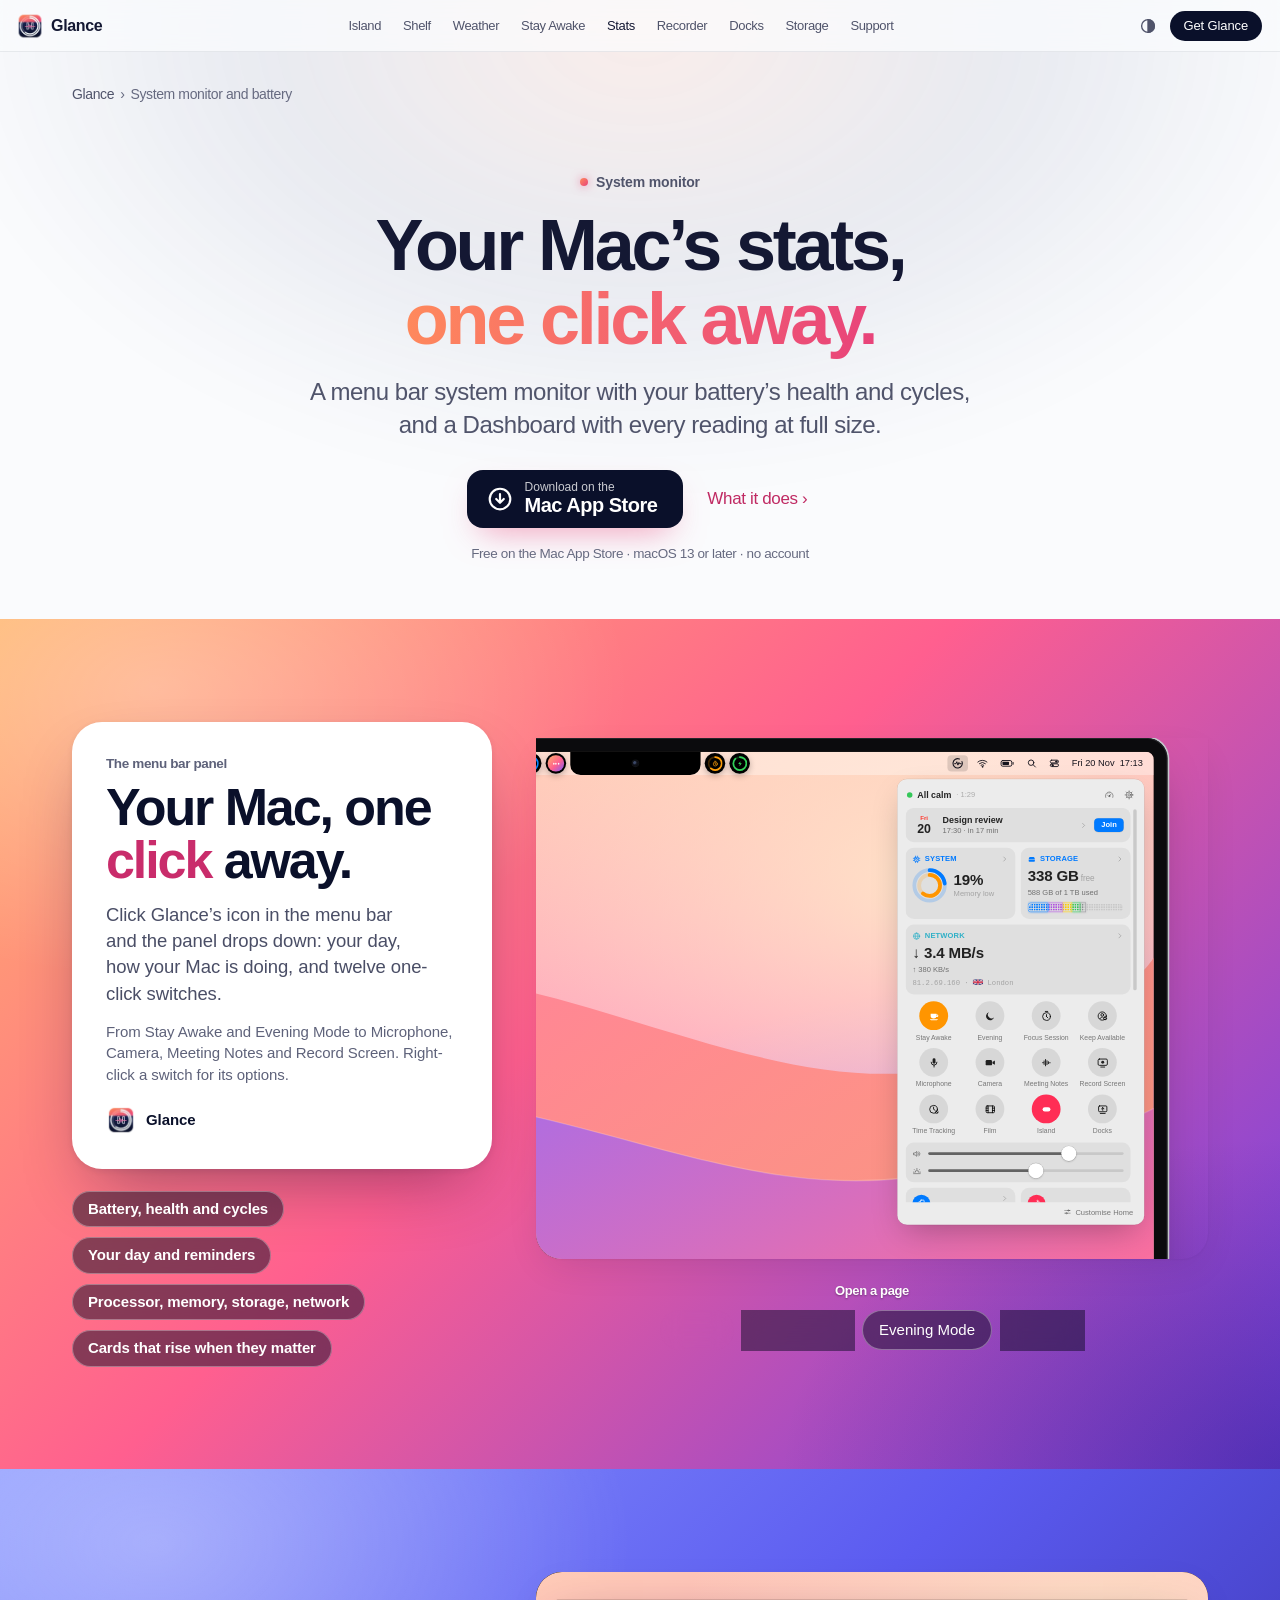
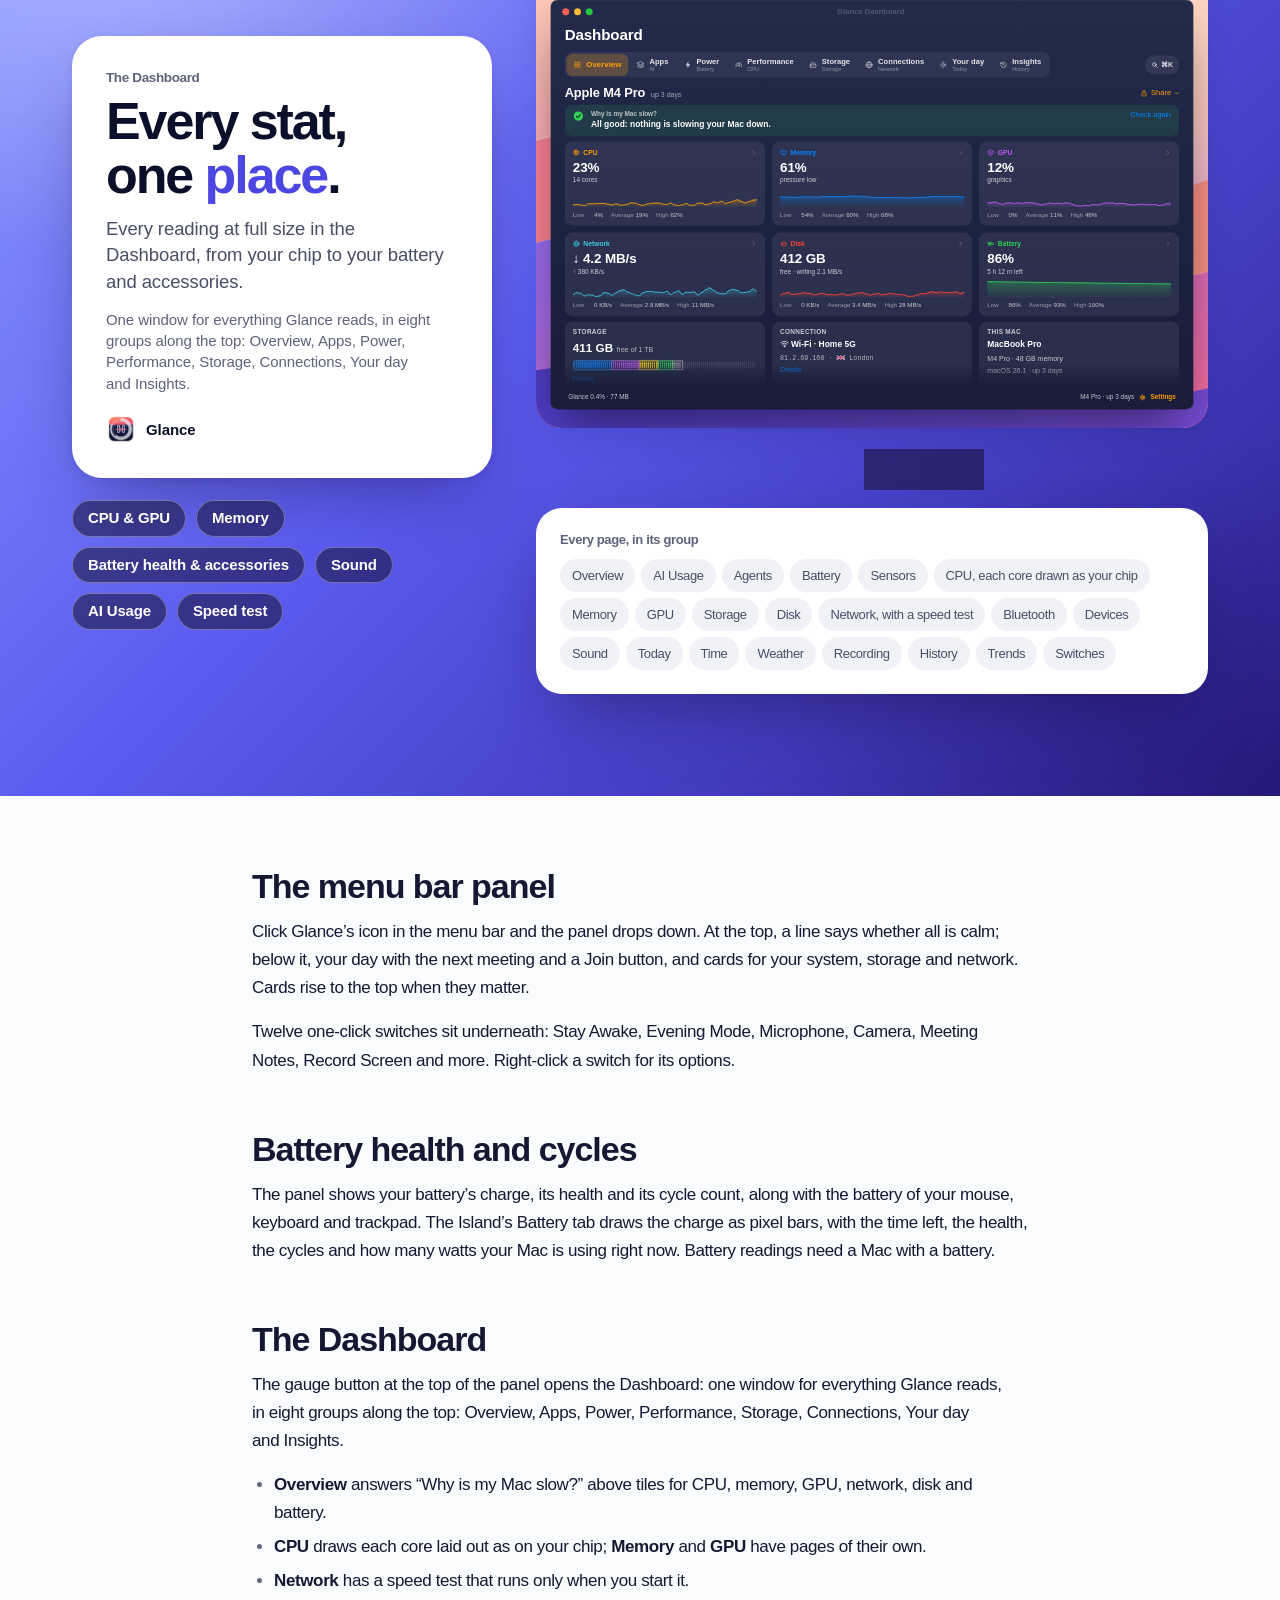
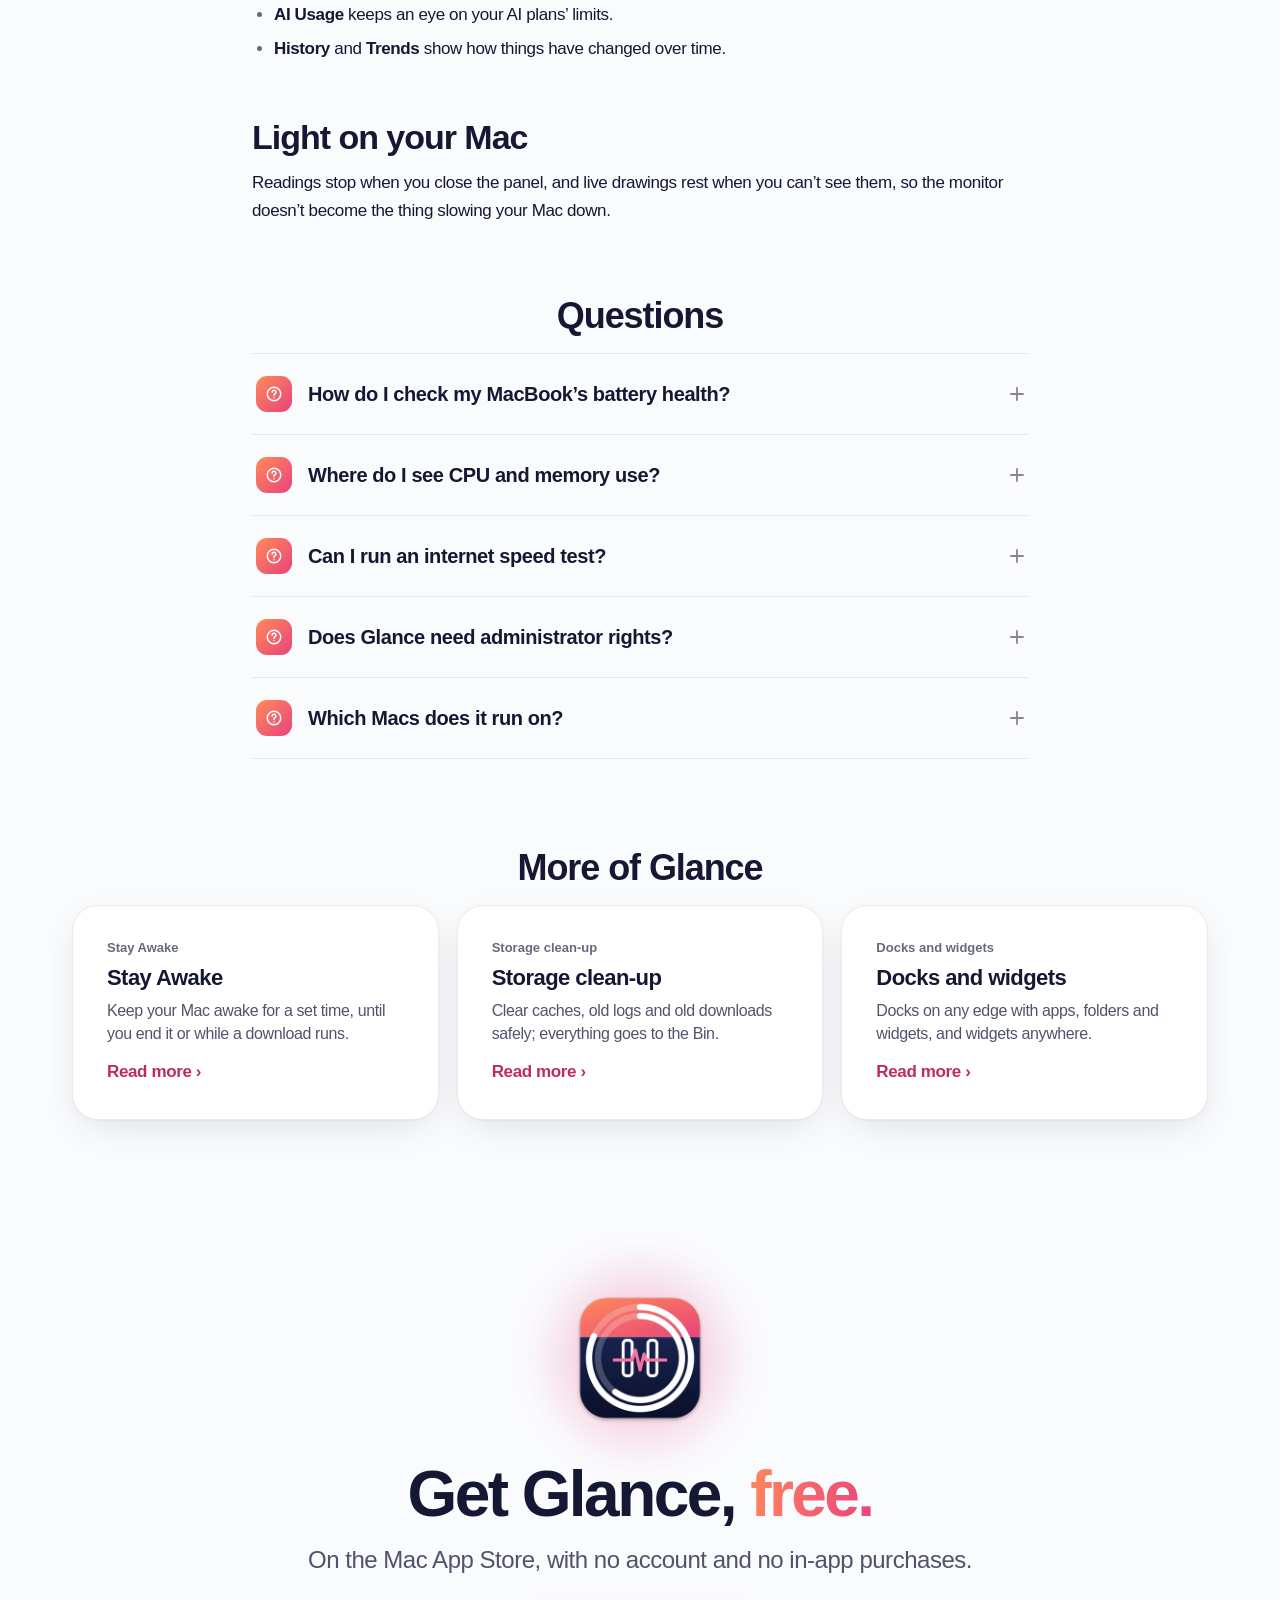
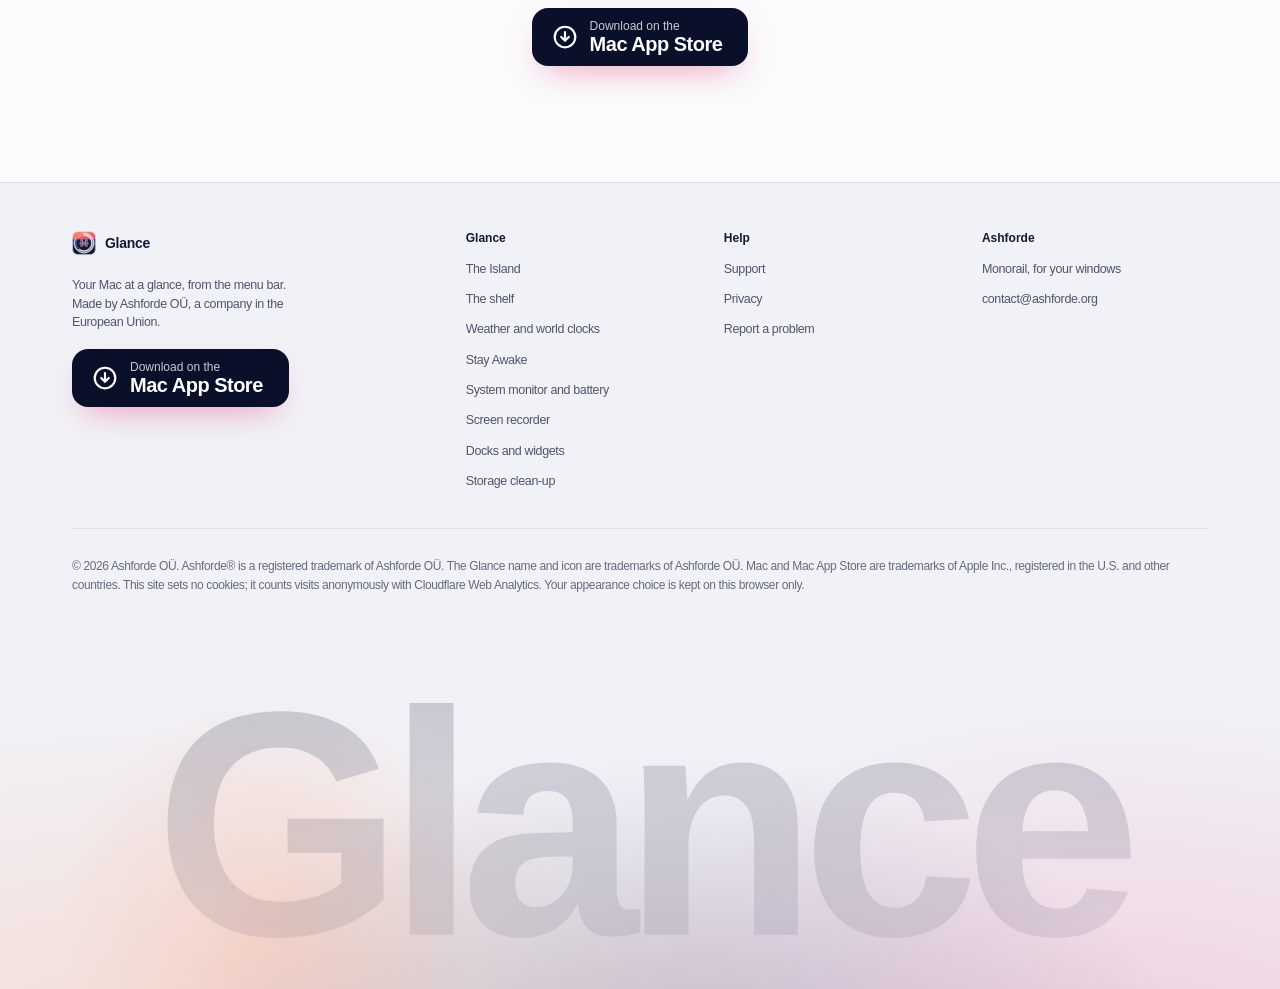
<file: system-monitor/index.html>
<!doctype html>
<html lang="en-GB">
<head>
<meta charset="utf-8">
<title>Mac System Monitor and Battery Health App | Glance</title>
<meta name="description" content="See your Mac’s CPU, memory, GPU, network, storage, and battery health and cycles from the menu bar, with a Dashboard of every reading. Free with Glance.">
<link rel="canonical" href="https://glance.ashforde.org/system-monitor/">
<meta property="og:title" content="Mac System Monitor and Battery Health App | Glance">
<meta property="og:description" content="See your Mac’s CPU, memory, GPU, network, storage, and battery health and cycles from the menu bar, with a Dashboard of every reading. Free with Glance.">
<meta property="og:type" content="website">
<meta property="og:site_name" content="Glance">
<meta property="og:url" content="https://glance.ashforde.org/system-monitor/">
<meta property="og:image" content="https://glance.ashforde.org/img/og.png">
<meta property="og:image:width" content="1200">
<meta property="og:image:height" content="630">
<meta property="og:image:alt" content="Glance: Island, widgets, stats. The Island open on Home: switches, a line to jot a note, Stay Awake, the weather and world clocks.">
<meta property="og:locale" content="en_GB">
<meta name="twitter:card" content="summary_large_image">
<meta name="twitter:title" content="Mac System Monitor and Battery Health App | Glance">
<meta name="twitter:description" content="See your Mac’s CPU, memory, GPU, network, storage, and battery health and cycles from the menu bar, with a Dashboard of every reading. Free with Glance.">
<meta name="twitter:image" content="https://glance.ashforde.org/img/og.png">
<meta name="twitter:image:alt" content="Glance: Island, widgets, stats. The Island open on Home: switches, a line to jot a note, Stay Awake, the weather and world clocks.">
<meta name="apple-itunes-app" content="app-id=6832553480">
<meta name="viewport" content="width=device-width, initial-scale=1, viewport-fit=cover">
<link rel="icon" href="/favicon.ico" sizes="48x48">
<link rel="icon" type="image/png" sizes="32x32" href="/icons/icon-32.png">
<link rel="icon" type="image/png" sizes="16x16" href="/icons/icon-16.png">
<link rel="apple-touch-icon" href="/apple-touch-icon.png">
<link rel="manifest" href="/site.webmanifest">
<meta name="theme-color" content="#FAFBFD">
<meta name="color-scheme" content="light dark">
<link rel="stylesheet" href="/ui/site.css">
<script>
/* Before the first paint: the appearance chosen on this browser, so nothing flashes. */
(() => { const d = document.documentElement; let m = null; d.classList.add('js');
  try { m = localStorage.getItem('glance-mode'); } catch (e) {}
  d.dataset.scheme = m === 'light' || m === 'dark' ? m : (matchMedia('(prefers-color-scheme: dark)').matches ? 'dark' : 'light'); })();
</script>
<script src="/ui/site.js" defer></script>
<link rel="stylesheet" href="/ui/home.css">
<link rel="stylesheet" href="/ui/mocks.css" media="print" onload="this.media='all'">
<link rel="stylesheet" href="/ui/mac.css">
<link rel="stylesheet" href="/ui/stage.css">
<link rel="stylesheet" href="/ui/tiles.css" media="print" onload="this.media='all'">
<link rel="stylesheet" href="/ui/live.css" media="print" onload="this.media='all'">
<link rel="stylesheet" href="/ui/feature.css">
<script src="/ui/home.js" defer></script>
<script src="/ui/mocks.js" defer></script>
<script src="/ui/screens.js" defer></script>
<script src="/ui/mac.js" defer></script>
<script src="/ui/tiles.js" defer></script>
<script src="/ui/live.js" defer></script>
<noscript><link rel="stylesheet" href="/ui/mocks.css"><link rel="stylesheet" href="/ui/tiles.css"><link rel="stylesheet" href="/ui/live.css"></noscript>
<script type="application/ld+json">{"@context": "https://schema.org", "@graph": [{"@type": "WebPage", "@id": "https://glance.ashforde.org/system-monitor/#webpage", "url": "https://glance.ashforde.org/system-monitor/", "name": "Mac System Monitor and Battery Health App | Glance", "description": "See your Mac’s CPU, memory, GPU, network, storage, and battery health and cycles from the menu bar, with a Dashboard of every reading. Free with Glance.", "inLanguage": "en-GB", "isPartOf": {"@id": "https://glance.ashforde.org/#site"}, "about": {"@id": "https://glance.ashforde.org/#app"}, "breadcrumb": {"@id": "https://glance.ashforde.org/system-monitor/#breadcrumb"}, "primaryImageOfPage": "https://glance.ashforde.org/img/og.png"}, {"@type": "BreadcrumbList", "@id": "https://glance.ashforde.org/system-monitor/#breadcrumb", "itemListElement": [{"@type": "ListItem", "position": 1, "name": "Glance", "item": "https://glance.ashforde.org/"}, {"@type": "ListItem", "position": 2, "name": "System monitor and battery", "item": "https://glance.ashforde.org/system-monitor/"}]}, {"@type": "FAQPage", "@id": "https://glance.ashforde.org/system-monitor/#faq", "mainEntity": [{"@type": "Question", "name": "How do I check my MacBook’s battery health?", "acceptedAnswer": {"@type": "Answer", "text": "Click Glance’s icon in the menu bar: the panel shows the battery’s health and cycle count. The Island’s Battery tab and the Dashboard’s Battery page show them too."}}, {"@type": "Question", "name": "Where do I see CPU and memory use?", "acceptedAnswer": {"@type": "Answer", "text": "In the panel’s System card, and at full size on the Dashboard’s CPU, Memory and GPU pages. The Island’s Memory tab shows memory as pixel bars, with the pressure and the apps using the most."}}, {"@type": "Question", "name": "Can I run an internet speed test?", "acceptedAnswer": {"@type": "Answer", "text": "Yes, on the Dashboard’s Network page. It runs only when you start it."}}, {"@type": "Question", "name": "Does Glance need administrator rights?", "acceptedAnswer": {"@type": "Answer", "text": "No. Glance never asks for your password, administrator rights or Accessibility."}}, {"@type": "Question", "name": "Which Macs does it run on?", "acceptedAnswer": {"@type": "Answer", "text": "Any Mac with macOS 13 Ventura or later. Battery readings need a Mac with a battery."}}]}, {"@type": "SoftwareApplication", "@id": "https://glance.ashforde.org/#app", "name": "Glance: Island, Widgets, Stats", "alternateName": "Glance", "applicationCategory": "UtilitiesApplication", "applicationSubCategory": "Menu bar system monitor and widgets", "operatingSystem": "macOS 13 or later", "softwareVersion": "2.0.2", "isAccessibleForFree": true, "offers": {"@type": "Offer", "price": "0", "priceCurrency": "EUR", "url": "https://apps.apple.com/app/id6832553480"}, "url": "https://glance.ashforde.org/", "downloadUrl": "https://apps.apple.com/app/id6832553480", "installUrl": "https://apps.apple.com/app/id6832553480", "image": "https://glance.ashforde.org/assets/icon.png", "screenshot": "https://glance.ashforde.org/img/og.png", "featureList": ["An Island at the top of the screen (at the camera) with a file shelf, timers, music, weather and a song finder", "Menu bar system monitor: battery and health, CPU, memory, network and storage", "A full Dashboard with weather, world clocks and your day", "Widgets and docks on any edge of the screen", "Stay Awake, Evening Mode, Privacy Guard, clipboard history and a screen recorder with sound"], "description": "Glance puts an Island at the top of your Mac (at the camera) with a file shelf, timers, music and weather, plus widgets, docks and a menu bar system monitor with a full Dashboard. No account, nothing collected.", "publisher": {"@id": "https://glance.ashforde.org/#org"}, "author": {"@id": "https://glance.ashforde.org/#org"}}, {"@type": "Organization", "@id": "https://glance.ashforde.org/#org", "name": "Ashforde OÜ", "url": "https://ashforde.org/", "email": "contact@ashforde.org", "address": {"@type": "PostalAddress", "addressCountry": "EE"}}, {"@type": "WebSite", "@id": "https://glance.ashforde.org/#site", "name": "Glance", "url": "https://glance.ashforde.org/", "inLanguage": "en-GB", "publisher": {"@id": "https://glance.ashforde.org/#org"}}]}</script>
</head>
<body>
<a class="skip" href="#main">Skip to content</a>
<div class="ambient" aria-hidden="true"></div>
<header class="top">
  <div class="bar">
    <a class="brand" href="/"><img src="/assets/icon-64.webp" alt="" width="28" height="28">Glance</a>
    <nav aria-label="Main"><a href="/island/">Island</a><a href="/shelf/">Shelf</a><a href="/weather-and-world-clocks/">Weather</a><a href="/stay-awake/">Stay Awake</a><a href="/system-monitor/" aria-current="page">Stats</a><a href="/screen-recorder/">Recorder</a><a href="/docks-and-widgets/">Docks</a><a href="/storage-clean-up/">Storage</a><a href="/support/">Support</a></nav>
    <span class="spacer"></span>
    <button type="button" class="iconbtn" id="theme-btn" aria-haspopup="dialog" aria-expanded="false" aria-controls="theme-pop" title="Appearance"><svg viewBox="0 0 24 24" fill="none" stroke="currentColor" stroke-width="1.8" stroke-linecap="round" stroke-linejoin="round" aria-hidden="true"><circle cx="12" cy="12" r="8.5"/><path d="M12 3.5a8.5 8.5 0 0 1 0 17z" fill="currentColor"/></svg><span class="sr">Appearance</span></button>
    <a class="store small" data-appstore href="https://apps.apple.com/app/id6832553480" aria-label="Download Glance on the Mac App Store"><svg viewBox="0 0 24 24" fill="none" stroke="currentColor" stroke-width="2" stroke-linecap="round" stroke-linejoin="round" aria-hidden="true"><circle cx="12" cy="12" r="9.5"/><path d="M12 7.5v8m0 0-3.5-3.5M12 15.5l3.5-3.5"/></svg><span><small>Download on the</small><b>Get Glance</b></span></a>
    <button type="button" class="iconbtn menu-btn" id="menu-btn" aria-expanded="false" aria-label="Menu"><svg viewBox="0 0 24 24" fill="none" stroke="currentColor" stroke-width="1.8" stroke-linecap="round" aria-hidden="true"><path d="M4 8h16M4 16h16"/></svg></button>
  </div>
  <div class="theme-pop" id="theme-pop" role="dialog" aria-label="Appearance" hidden>
    <h2>Appearance</h2>
    <div class="seg" data-mode-pick role="group" aria-label="Appearance">
      <button type="button" data-mode="auto">Automatic</button><button type="button" data-mode="light">Light</button><button type="button" data-mode="dark">Dark</button>
    </div>
    <p>Kept on this browser only.</p>
  </div>
</header>
<div class="warmth" id="warmth" aria-hidden="true"></div>

<main id="main">

<div class="wrap">
  <nav class="crumbs" aria-label="Breadcrumb"><ol><li><a href="/">Glance</a></li><li aria-current="page">System monitor and battery</li></ol></nav>
  <section class="page-hero fx-hero">
    <span class="eyebrow"><i></i>System monitor</span>
    <h1>Your Mac’s stats, <span class="light-text">one click away.</span></h1>
    <p class="lede">A menu bar system monitor with your battery’s health and cycles, and a Dashboard with every reading at full size.</p>
    <div class="ctas"><a class="store" data-appstore href="https://apps.apple.com/app/id6832553480" aria-label="Download Glance on the Mac App Store"><svg viewBox="0 0 24 24" fill="none" stroke="currentColor" stroke-width="2" stroke-linecap="round" stroke-linejoin="round" aria-hidden="true"><circle cx="12" cy="12" r="9.5"/><path d="M12 7.5v8m0 0-3.5-3.5M12 15.5l3.5-3.5"/></svg><span><small>Download on the</small><b>Mac App Store</b></span></a><a class="btn text" href="#what">What it does ›</a></div>
    <p class="release">Free on the Mac App Store · macOS 13 or later · no account</p>
  </section>
</div>

<!-- The drawing, as on the home page -->
<section class="stg" data-g="sunset" id="panel" aria-labelledby="panel-h">
  <div class="wrap stg-grid">
    <div class="stg-l rv">
      <div class="hc"><span class="k">The menu bar panel</span><h2 class="h2" id="panel-h">Your Mac, one <span class="acc">click</span> away.</h2>
        <p>Click Glance’s icon in the menu bar and the panel drops down: your day, how your Mac is doing, and twelve one-click switches.</p>
        <p class="more">From Stay Awake and Evening Mode to Microphone, Camera, Meeting Notes and Record Screen. Right-click a switch for its options.</p>
        <p class="app"><img src="/assets/icon-64.webp" alt="" width="30" height="30" loading="lazy">Glance</p></div>
      <ul class="chips" aria-label="Highlights"><li>Battery, health and cycles</li><li>Your day and reminders</li><li>Processor, memory, storage, network</li><li>Cards that rise when they matter</li></ul>
    </div>
    <div class="stg-r rv">
      <figure class="mac-fig"><div class="mac-stage" role="img" aria-label="A drawn MacBook with Glance’s panel open below its menu bar icon. The panel shows All calm, today’s next meeting with a Join button, cards for System, Storage and Network, and twelve round switches in four columns: Stay Awake (on), Evening, Focus Session, Keep Available, Microphone, Camera, Meeting Notes, Record Screen, Time Tracking, Film, Island (on) and Docks, then volume and brightness." data-mac="panel"></div></figure>
      <p class="mac-btns-label">Open a page</p>
      <div class="mac-btns" role="group" aria-label="Show a page of the panel">
      <button type="button" data-mac-btn="panel:home" aria-pressed="true">Home</button>
      <button type="button" data-mac-btn="panel:awake" aria-pressed="false">Stay Awake</button>
      <button type="button" data-mac-btn="panel:evening" aria-pressed="false">Evening Mode</button>
      <button type="button" data-mac-btn="panel:system" aria-pressed="false">System</button>
    </div>
    </div>
  </div>
</section>

<section class="stg" data-g="indigo" id="dashboard" aria-labelledby="dashboard-h">
  <div class="wrap stg-grid">
    <div class="stg-l rv">
      <div class="hc"><span class="k">The Dashboard</span><h2 class="h2" id="dashboard-h">Every stat, one <span class="acc">place</span>.</h2>
        <p>Every reading at full size in the Dashboard, from your chip to your battery and accessories.</p>
        <p class="more">One window for everything Glance reads, in eight groups along the top: Overview, Apps, Power, Performance, Storage, Connections, Your day and Insights.</p>
        <p class="app"><img src="/assets/icon-64.webp" alt="" width="30" height="30" loading="lazy">Glance</p></div>
      <ul class="chips" aria-label="Highlights"><li>CPU &amp; GPU</li><li>Memory</li><li>Battery health &amp; accessories</li><li>Sound</li><li>AI Usage</li><li>Speed test</li></ul>
    </div>
    <div class="stg-r rv">
      <figure class="mac-fig"><div class="mac-stage" role="img" aria-label="A drawn MacBook with Glance’s Dashboard open as a window on the desktop: its Overview answers “Why is my Mac slow?” with all good, above tiles for CPU, memory, GPU, network, disk and battery with their charts, then storage, the connection and this Mac." data-mac="dash"></div></figure>
      <div class="mac-btns" role="group" aria-label="Show a page of the Dashboard">
      <button type="button" data-mac-btn="dash:overview" aria-pressed="true">Overview</button>
      <button type="button" data-mac-btn="dash:time" aria-pressed="false">World clocks</button>
    </div>
      <div class="stg-panel stg-pages"><b class="stg-cap">Every page, in its group</b>
        <ul class="gx-pages" aria-label="Every Dashboard page">
          <li>Overview</li><li>AI Usage</li><li>Agents</li><li>Battery</li><li>Sensors</li><li>CPU, each core drawn as your chip</li><li>Memory</li><li>GPU</li><li>Storage</li><li>Disk</li><li>Network, with a speed test</li><li>Bluetooth</li><li>Devices</li><li>Sound</li><li>Today</li><li>Time</li><li>Weather</li><li>Recording</li><li>History</li><li>Trends</li><li>Switches</li>
        </ul></div>
    </div>
  </div>
</section>

<article class="wrap narrow prose fx-body" id="what">
<h2>The menu bar panel</h2>
<p>Click Glance’s icon in the menu bar and the panel drops down. At the top, a line says whether all is calm; below it, your day with the next meeting and a Join button, and cards for your system, storage and network. Cards rise to the top when they matter.</p>
<p>Twelve one-click switches sit underneath: Stay Awake, Evening Mode, Microphone, Camera, Meeting Notes, Record Screen and more. Right-click a switch for its options.</p>
<h2>Battery health and cycles</h2>
<p>The panel shows your battery’s charge, its health and its cycle count, along with the battery of your mouse, keyboard and trackpad. The Island’s Battery tab draws the charge as pixel bars, with the time left, the health, the cycles and how many watts your Mac is using right now. Battery readings need a Mac with a battery.</p>
<h2>The Dashboard</h2>
<p>The gauge button at the top of the panel opens the Dashboard: one window for everything Glance reads, in eight groups along the top: Overview, Apps, Power, Performance, Storage, Connections, Your day and Insights.</p>
<ul>
<li><strong>Overview</strong> answers “Why is my Mac slow?” above tiles for CPU, memory, GPU, network, disk and battery.</li>
<li><strong>CPU</strong> draws each core laid out as on your chip; <strong>Memory</strong> and <strong>GPU</strong> have pages of their own.</li>
<li><strong>Network</strong> has a speed test that runs only when you start it.</li>
<li><strong>AI Usage</strong> keeps an eye on your AI plans’ limits.</li>
<li><strong>History</strong> and <strong>Trends</strong> show how things have changed over time.</li>
</ul>
<h2>Light on your Mac</h2>
<p>Readings stop when you close the panel, and live drawings rest when you can’t see them, so the monitor doesn’t become the thing slowing your Mac down.</p>
</article>

<section class="wrap narrow fx-faq" aria-labelledby="faq-h">
  <h2 id="faq-h">Questions</h2>
  <div class="faq">
      <details><summary><i aria-hidden="true"><svg viewBox="0 0 24 24" fill="none" stroke="currentColor" stroke-width="2" stroke-linecap="round" stroke-linejoin="round"><circle cx="12" cy="12" r="9"/><path d="M9.5 9.5a2.5 2.5 0 1 1 3.5 2.3c-.6.3-1 .9-1 1.6v.6M12 17h.01"/></svg></i>How do I check my MacBook’s battery health?</summary><div>
        <p>Click Glance’s icon in the menu bar: the panel shows the battery’s health and cycle count. The Island’s Battery tab and the Dashboard’s Battery page show them too.</p></div></details>
      <details><summary><i aria-hidden="true"><svg viewBox="0 0 24 24" fill="none" stroke="currentColor" stroke-width="2" stroke-linecap="round" stroke-linejoin="round"><circle cx="12" cy="12" r="9"/><path d="M9.5 9.5a2.5 2.5 0 1 1 3.5 2.3c-.6.3-1 .9-1 1.6v.6M12 17h.01"/></svg></i>Where do I see CPU and memory use?</summary><div>
        <p>In the panel’s System card, and at full size on the Dashboard’s CPU, Memory and GPU pages. The Island’s Memory tab shows memory as pixel bars, with the pressure and the apps using the most.</p></div></details>
      <details><summary><i aria-hidden="true"><svg viewBox="0 0 24 24" fill="none" stroke="currentColor" stroke-width="2" stroke-linecap="round" stroke-linejoin="round"><circle cx="12" cy="12" r="9"/><path d="M9.5 9.5a2.5 2.5 0 1 1 3.5 2.3c-.6.3-1 .9-1 1.6v.6M12 17h.01"/></svg></i>Can I run an internet speed test?</summary><div>
        <p>Yes, on the Dashboard’s Network page. It runs only when you start it.</p></div></details>
      <details><summary><i aria-hidden="true"><svg viewBox="0 0 24 24" fill="none" stroke="currentColor" stroke-width="2" stroke-linecap="round" stroke-linejoin="round"><circle cx="12" cy="12" r="9"/><path d="M9.5 9.5a2.5 2.5 0 1 1 3.5 2.3c-.6.3-1 .9-1 1.6v.6M12 17h.01"/></svg></i>Does Glance need administrator rights?</summary><div>
        <p>No. Glance never asks for your password, administrator rights or Accessibility.</p></div></details>
      <details><summary><i aria-hidden="true"><svg viewBox="0 0 24 24" fill="none" stroke="currentColor" stroke-width="2" stroke-linecap="round" stroke-linejoin="round"><circle cx="12" cy="12" r="9"/><path d="M9.5 9.5a2.5 2.5 0 1 1 3.5 2.3c-.6.3-1 .9-1 1.6v.6M12 17h.01"/></svg></i>Which Macs does it run on?</summary><div>
        <p>Any Mac with macOS 13 Ventura or later. Battery readings need a Mac with a battery.</p></div></details>
  </div>
</section>

<section class="wrap fx-related" aria-labelledby="rel-h">
  <h2 id="rel-h">More of Glance</h2>
  <div class="grid g3">
    <a class="card glass" href="/stay-awake/"><span class="k">Stay Awake</span><h3>Stay Awake</h3><p>Keep your Mac awake for a set time, until you end it or while a download runs.</p><span class="go">Read more ›</span></a>
    <a class="card glass" href="/storage-clean-up/"><span class="k">Storage clean-up</span><h3>Storage clean-up</h3><p>Clear caches, old logs and old downloads safely; everything goes to the Bin.</p><span class="go">Read more ›</span></a>
    <a class="card glass" href="/docks-and-widgets/"><span class="k">Docks and widgets</span><h3>Docks and widgets</h3><p>Docks on any edge with apps, folders and widgets, and widgets anywhere.</p><span class="go">Read more ›</span></a>
  </div>
</section>

<section class="final">
  <div class="wrap">
    <div class="halo rv"><img src="/assets/icon-312.webp" alt="" width="150" height="150" loading="lazy"></div>
    <h2 class="h2">Get Glance, <span class="light-text">free.</span></h2>
    <p class="lede">On the Mac App Store, with no account and no in-app purchases.</p>
    <div class="ctas"><a class="store" data-appstore href="https://apps.apple.com/app/id6832553480" aria-label="Download Glance on the Mac App Store"><svg viewBox="0 0 24 24" fill="none" stroke="currentColor" stroke-width="2" stroke-linecap="round" stroke-linejoin="round" aria-hidden="true"><circle cx="12" cy="12" r="9.5"/><path d="M12 7.5v8m0 0-3.5-3.5M12 15.5l3.5-3.5"/></svg><span><small>Download on the</small><b>Mac App Store</b></span></a></div>
  </div>
</section>

</main>

<footer class="foot">
  <div class="wrap">
    <div class="cols">
      <div><a class="brand" href="/"><img src="/assets/icon-64.webp" alt="" width="28" height="28">Glance</a>
        <p style="margin-top:14px;max-width:36ch">Your Mac at a glance, from the menu bar. Made by Ashforde OÜ, a company in the European Union.</p>
        <p style="margin-top:18px"><a class="store" data-appstore href="https://apps.apple.com/app/id6832553480" aria-label="Download Glance on the Mac App Store"><svg viewBox="0 0 24 24" fill="none" stroke="currentColor" stroke-width="2" stroke-linecap="round" stroke-linejoin="round" aria-hidden="true"><circle cx="12" cy="12" r="9.5"/><path d="M12 7.5v8m0 0-3.5-3.5M12 15.5l3.5-3.5"/></svg><span><small>Download on the</small><b>Mac App Store</b></span></a></p></div>
      <div><h2>Glance</h2><ul><li><a href="/island/">The Island</a></li><li><a href="/shelf/">The shelf</a></li><li><a href="/weather-and-world-clocks/">Weather and world clocks</a></li><li><a href="/stay-awake/">Stay Awake</a></li><li><a href="/system-monitor/">System monitor and battery</a></li><li><a href="/screen-recorder/">Screen recorder</a></li><li><a href="/docks-and-widgets/">Docks and widgets</a></li><li><a href="/storage-clean-up/">Storage clean-up</a></li></ul></div>
      <div><h2>Help</h2><ul><li><a href="/support/">Support</a></li><li><a href="/privacy/">Privacy</a></li><li><a href="mailto:contact@ashforde.org?subject=Glance">Report a problem</a></li></ul></div>
      <div><h2>Ashforde</h2><ul><li><a href="https://monorail.ashforde.org">Monorail, for your windows</a></li><li><a href="mailto:contact@ashforde.org">contact@ashforde.org</a></li></ul></div>
    </div>
    <p class="legal">© <span data-year>2026</span> Ashforde OÜ. Ashforde® is a registered trademark of Ashforde OÜ. The Glance name and icon are trademarks of Ashforde OÜ. Mac and Mac App Store are trademarks of Apple Inc., registered in the U.S. and other countries. This site sets no cookies; it counts visits anonymously with Cloudflare Web Analytics. Your appearance choice is kept on this browser only.</p>
  </div>
  <div class="giant" aria-hidden="true">Glance</div>
</footer>
<script defer src="https://static.cloudflareinsights.com/beacon.min.js" data-cf-beacon='{"token": "532394513de34a9399143e8b5aad11a7"}'></script>
</body>
</html>
</file>
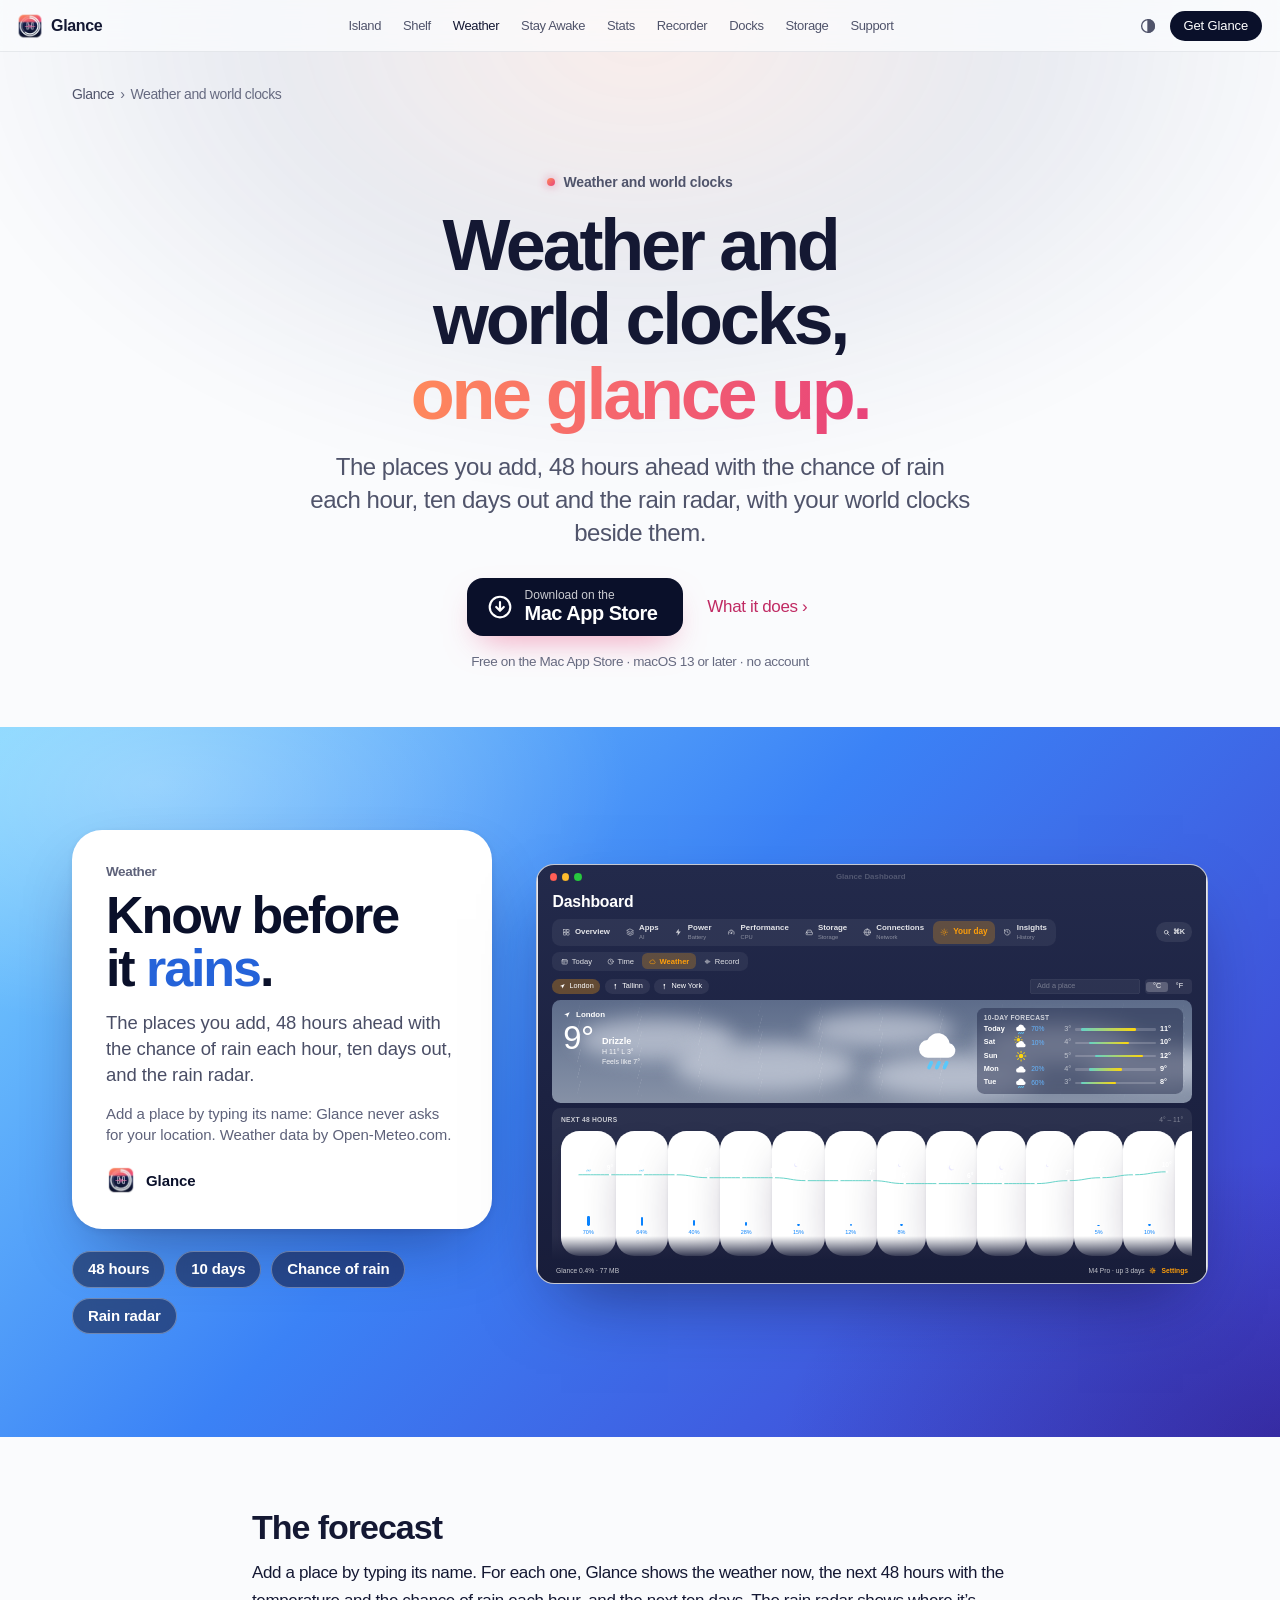
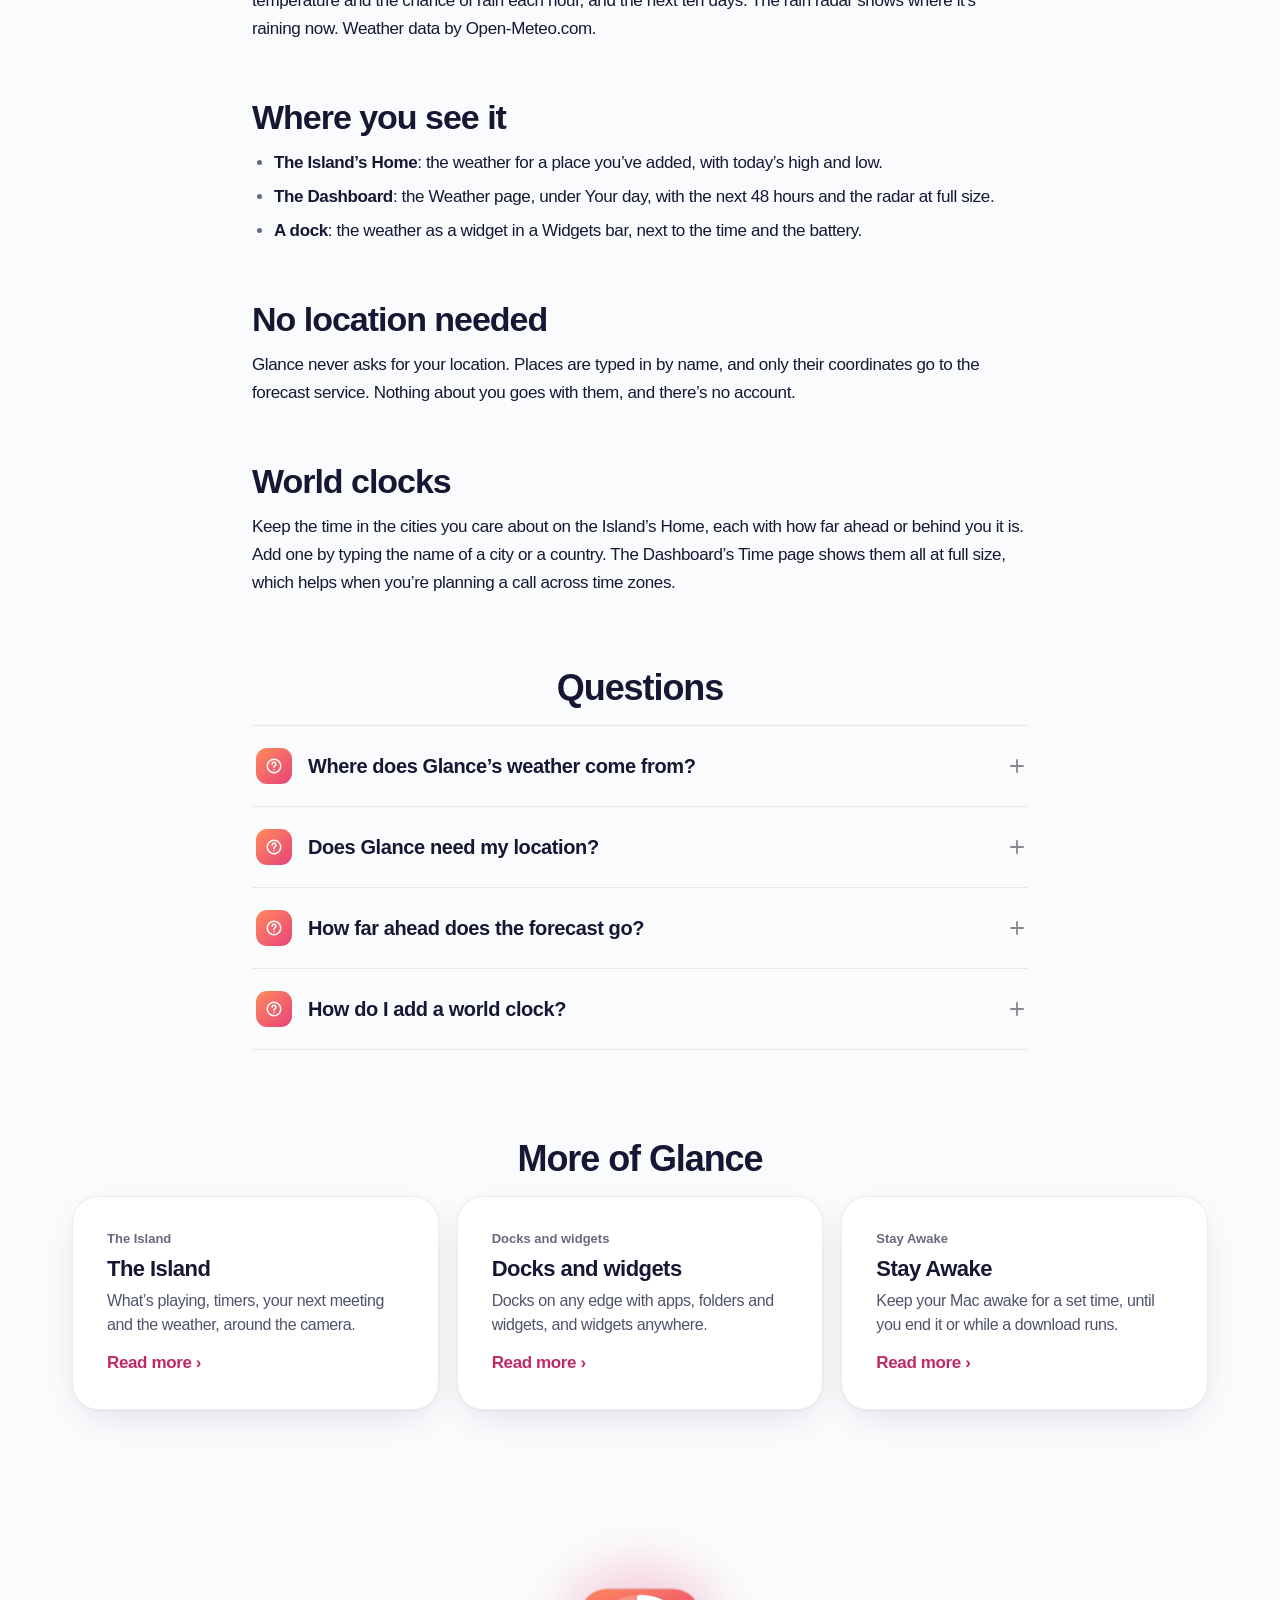
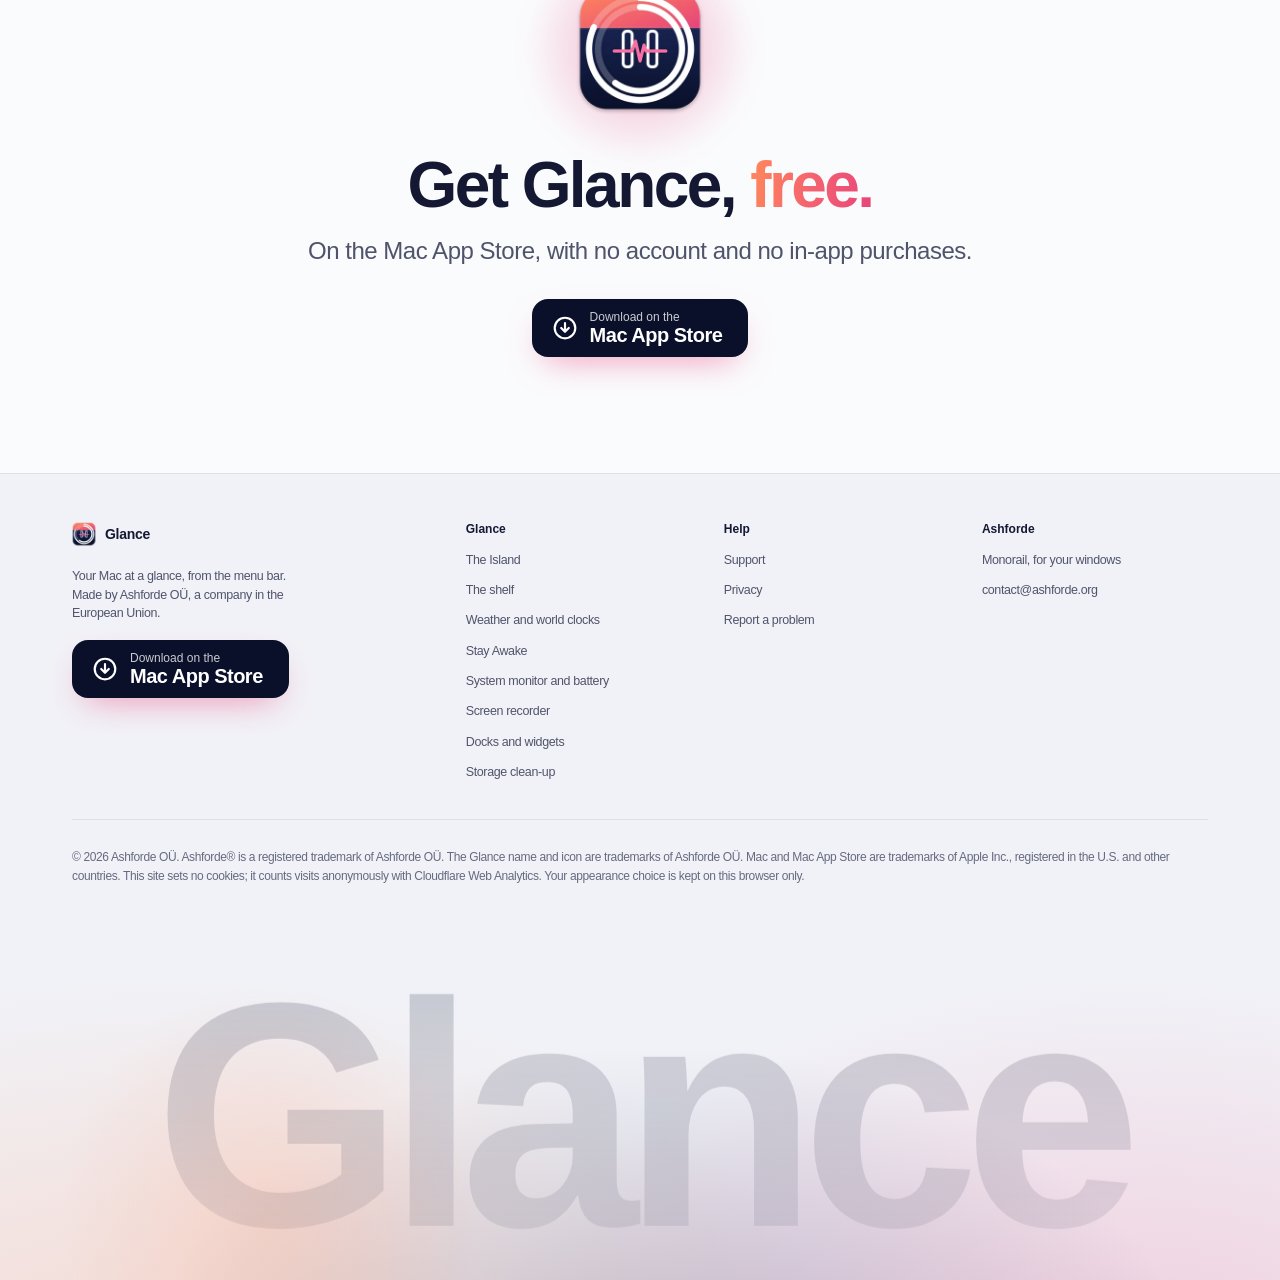
<file: weather-and-world-clocks/index.html>
<!doctype html>
<html lang="en-GB">
<head>
<meta charset="utf-8">
<title>Mac Weather App with Rain Radar and World Clocks | Glance</title>
<meta name="description" content="The places you add, 48 hours ahead with the chance of rain each hour, a 10-day forecast and the rain radar, plus world clocks in the Island. Free with Glance.">
<link rel="canonical" href="https://glance.ashforde.org/weather-and-world-clocks/">
<meta property="og:title" content="Mac Weather App with Rain Radar and World Clocks | Glance">
<meta property="og:description" content="The places you add, 48 hours ahead with the chance of rain each hour, a 10-day forecast and the rain radar, plus world clocks in the Island. Free with Glance.">
<meta property="og:type" content="website">
<meta property="og:site_name" content="Glance">
<meta property="og:url" content="https://glance.ashforde.org/weather-and-world-clocks/">
<meta property="og:image" content="https://glance.ashforde.org/img/og.png">
<meta property="og:image:width" content="1200">
<meta property="og:image:height" content="630">
<meta property="og:image:alt" content="Glance: Island, widgets, stats. The Island open on Home: switches, a line to jot a note, Stay Awake, the weather and world clocks.">
<meta property="og:locale" content="en_GB">
<meta name="twitter:card" content="summary_large_image">
<meta name="twitter:title" content="Mac Weather App with Rain Radar and World Clocks | Glance">
<meta name="twitter:description" content="The places you add, 48 hours ahead with the chance of rain each hour, a 10-day forecast and the rain radar, plus world clocks in the Island. Free with Glance.">
<meta name="twitter:image" content="https://glance.ashforde.org/img/og.png">
<meta name="twitter:image:alt" content="Glance: Island, widgets, stats. The Island open on Home: switches, a line to jot a note, Stay Awake, the weather and world clocks.">
<meta name="apple-itunes-app" content="app-id=6832553480">
<meta name="viewport" content="width=device-width, initial-scale=1, viewport-fit=cover">
<link rel="icon" href="/favicon.ico" sizes="48x48">
<link rel="icon" type="image/png" sizes="32x32" href="/icons/icon-32.png">
<link rel="icon" type="image/png" sizes="16x16" href="/icons/icon-16.png">
<link rel="apple-touch-icon" href="/apple-touch-icon.png">
<link rel="manifest" href="/site.webmanifest">
<meta name="theme-color" content="#FAFBFD">
<meta name="color-scheme" content="light dark">
<link rel="stylesheet" href="/ui/site.css">
<script>
/* Before the first paint: the appearance chosen on this browser, so nothing flashes. */
(() => { const d = document.documentElement; let m = null; d.classList.add('js');
  try { m = localStorage.getItem('glance-mode'); } catch (e) {}
  d.dataset.scheme = m === 'light' || m === 'dark' ? m : (matchMedia('(prefers-color-scheme: dark)').matches ? 'dark' : 'light'); })();
</script>
<script src="/ui/site.js" defer></script>
<link rel="stylesheet" href="/ui/home.css">
<link rel="stylesheet" href="/ui/mocks.css" media="print" onload="this.media='all'">
<link rel="stylesheet" href="/ui/mac.css">
<link rel="stylesheet" href="/ui/stage.css">
<link rel="stylesheet" href="/ui/tiles.css" media="print" onload="this.media='all'">
<link rel="stylesheet" href="/ui/live.css" media="print" onload="this.media='all'">
<link rel="stylesheet" href="/ui/feature.css">
<script src="/ui/home.js" defer></script>
<script src="/ui/mocks.js" defer></script>
<script src="/ui/screens.js" defer></script>
<script src="/ui/mac.js" defer></script>
<script src="/ui/tiles.js" defer></script>
<script src="/ui/live.js" defer></script>
<noscript><link rel="stylesheet" href="/ui/mocks.css"><link rel="stylesheet" href="/ui/tiles.css"><link rel="stylesheet" href="/ui/live.css"></noscript>
<script type="application/ld+json">{"@context": "https://schema.org", "@graph": [{"@type": "WebPage", "@id": "https://glance.ashforde.org/weather-and-world-clocks/#webpage", "url": "https://glance.ashforde.org/weather-and-world-clocks/", "name": "Mac Weather App with Rain Radar and World Clocks | Glance", "description": "The places you add, 48 hours ahead with the chance of rain each hour, a 10-day forecast and the rain radar, plus world clocks in the Island. Free with Glance.", "inLanguage": "en-GB", "isPartOf": {"@id": "https://glance.ashforde.org/#site"}, "about": {"@id": "https://glance.ashforde.org/#app"}, "breadcrumb": {"@id": "https://glance.ashforde.org/weather-and-world-clocks/#breadcrumb"}, "primaryImageOfPage": "https://glance.ashforde.org/img/og.png"}, {"@type": "BreadcrumbList", "@id": "https://glance.ashforde.org/weather-and-world-clocks/#breadcrumb", "itemListElement": [{"@type": "ListItem", "position": 1, "name": "Glance", "item": "https://glance.ashforde.org/"}, {"@type": "ListItem", "position": 2, "name": "Weather and world clocks", "item": "https://glance.ashforde.org/weather-and-world-clocks/"}]}, {"@type": "FAQPage", "@id": "https://glance.ashforde.org/weather-and-world-clocks/#faq", "mainEntity": [{"@type": "Question", "name": "Where does Glance’s weather come from?", "acceptedAnswer": {"@type": "Answer", "text": "From Open-Meteo.com, for the places you add. The rain radar uses RainViewer’s radar on a map."}}, {"@type": "Question", "name": "Does Glance need my location?", "acceptedAnswer": {"@type": "Answer", "text": "No. You add places by typing their names, and Glance never asks for Location."}}, {"@type": "Question", "name": "How far ahead does the forecast go?", "acceptedAnswer": {"@type": "Answer", "text": "48 hours hour by hour, with the temperature and the chance of rain each hour, and ten days ahead."}}, {"@type": "Question", "name": "How do I add a world clock?", "acceptedAnswer": {"@type": "Answer", "text": "Type the name of a city or a country. Your cities show on the Island’s Home and on the Dashboard’s Time page."}}]}, {"@type": "SoftwareApplication", "@id": "https://glance.ashforde.org/#app", "name": "Glance: Island, Widgets, Stats", "alternateName": "Glance", "applicationCategory": "UtilitiesApplication", "applicationSubCategory": "Menu bar system monitor and widgets", "operatingSystem": "macOS 13 or later", "softwareVersion": "2.0.2", "isAccessibleForFree": true, "offers": {"@type": "Offer", "price": "0", "priceCurrency": "EUR", "url": "https://apps.apple.com/app/id6832553480"}, "url": "https://glance.ashforde.org/", "downloadUrl": "https://apps.apple.com/app/id6832553480", "installUrl": "https://apps.apple.com/app/id6832553480", "image": "https://glance.ashforde.org/assets/icon.png", "screenshot": "https://glance.ashforde.org/img/og.png", "featureList": ["An Island at the top of the screen (at the camera) with a file shelf, timers, music, weather and a song finder", "Menu bar system monitor: battery and health, CPU, memory, network and storage", "A full Dashboard with weather, world clocks and your day", "Widgets and docks on any edge of the screen", "Stay Awake, Evening Mode, Privacy Guard, clipboard history and a screen recorder with sound"], "description": "Glance puts an Island at the top of your Mac (at the camera) with a file shelf, timers, music and weather, plus widgets, docks and a menu bar system monitor with a full Dashboard. No account, nothing collected.", "publisher": {"@id": "https://glance.ashforde.org/#org"}, "author": {"@id": "https://glance.ashforde.org/#org"}}, {"@type": "Organization", "@id": "https://glance.ashforde.org/#org", "name": "Ashforde OÜ", "url": "https://ashforde.org/", "email": "contact@ashforde.org", "address": {"@type": "PostalAddress", "addressCountry": "EE"}}, {"@type": "WebSite", "@id": "https://glance.ashforde.org/#site", "name": "Glance", "url": "https://glance.ashforde.org/", "inLanguage": "en-GB", "publisher": {"@id": "https://glance.ashforde.org/#org"}}]}</script>
</head>
<body>
<a class="skip" href="#main">Skip to content</a>
<div class="ambient" aria-hidden="true"></div>
<header class="top">
  <div class="bar">
    <a class="brand" href="/"><img src="/assets/icon-64.webp" alt="" width="28" height="28">Glance</a>
    <nav aria-label="Main"><a href="/island/">Island</a><a href="/shelf/">Shelf</a><a href="/weather-and-world-clocks/" aria-current="page">Weather</a><a href="/stay-awake/">Stay Awake</a><a href="/system-monitor/">Stats</a><a href="/screen-recorder/">Recorder</a><a href="/docks-and-widgets/">Docks</a><a href="/storage-clean-up/">Storage</a><a href="/support/">Support</a></nav>
    <span class="spacer"></span>
    <button type="button" class="iconbtn" id="theme-btn" aria-haspopup="dialog" aria-expanded="false" aria-controls="theme-pop" title="Appearance"><svg viewBox="0 0 24 24" fill="none" stroke="currentColor" stroke-width="1.8" stroke-linecap="round" stroke-linejoin="round" aria-hidden="true"><circle cx="12" cy="12" r="8.5"/><path d="M12 3.5a8.5 8.5 0 0 1 0 17z" fill="currentColor"/></svg><span class="sr">Appearance</span></button>
    <a class="store small" data-appstore href="https://apps.apple.com/app/id6832553480" aria-label="Download Glance on the Mac App Store"><svg viewBox="0 0 24 24" fill="none" stroke="currentColor" stroke-width="2" stroke-linecap="round" stroke-linejoin="round" aria-hidden="true"><circle cx="12" cy="12" r="9.5"/><path d="M12 7.5v8m0 0-3.5-3.5M12 15.5l3.5-3.5"/></svg><span><small>Download on the</small><b>Get Glance</b></span></a>
    <button type="button" class="iconbtn menu-btn" id="menu-btn" aria-expanded="false" aria-label="Menu"><svg viewBox="0 0 24 24" fill="none" stroke="currentColor" stroke-width="1.8" stroke-linecap="round" aria-hidden="true"><path d="M4 8h16M4 16h16"/></svg></button>
  </div>
  <div class="theme-pop" id="theme-pop" role="dialog" aria-label="Appearance" hidden>
    <h2>Appearance</h2>
    <div class="seg" data-mode-pick role="group" aria-label="Appearance">
      <button type="button" data-mode="auto">Automatic</button><button type="button" data-mode="light">Light</button><button type="button" data-mode="dark">Dark</button>
    </div>
    <p>Kept on this browser only.</p>
  </div>
</header>
<div class="warmth" id="warmth" aria-hidden="true"></div>

<main id="main">

<div class="wrap">
  <nav class="crumbs" aria-label="Breadcrumb"><ol><li><a href="/">Glance</a></li><li aria-current="page">Weather and world clocks</li></ol></nav>
  <section class="page-hero fx-hero">
    <span class="eyebrow"><i></i>Weather and world clocks</span>
    <h1>Weather and world clocks, <span class="light-text">one glance up.</span></h1>
    <p class="lede">The places you add, 48 hours ahead with the chance of rain each hour, ten days out and the rain radar, with your world clocks beside them.</p>
    <div class="ctas"><a class="store" data-appstore href="https://apps.apple.com/app/id6832553480" aria-label="Download Glance on the Mac App Store"><svg viewBox="0 0 24 24" fill="none" stroke="currentColor" stroke-width="2" stroke-linecap="round" stroke-linejoin="round" aria-hidden="true"><circle cx="12" cy="12" r="9.5"/><path d="M12 7.5v8m0 0-3.5-3.5M12 15.5l3.5-3.5"/></svg><span><small>Download on the</small><b>Mac App Store</b></span></a><a class="btn text" href="#what">What it does ›</a></div>
    <p class="release">Free on the Mac App Store · macOS 13 or later · no account</p>
  </section>
</div>

<!-- The drawing, as on the home page -->
<section class="stg" data-g="sky" id="weather" aria-labelledby="weather-h">
  <div class="wrap stg-grid">
    <div class="stg-l rv">
      <div class="hc"><span class="k">Weather</span><h2 class="h2" id="weather-h">Know before it <span class="acc">rains</span>.</h2>
        <p>The places you add, 48 hours ahead with the chance of rain each hour, ten days out, and the rain radar.</p>
        <p class="more">Add a place by typing its name: Glance never asks for your location. Weather data by Open-Meteo.com.</p>
        <p class="app"><img src="/assets/icon-64.webp" alt="" width="30" height="30" loading="lazy">Glance</p></div>
      <ul class="chips" aria-label="Highlights"><li>48 hours</li><li>10 days</li><li>Chance of rain</li><li>Rain radar</li></ul>
    </div>
    <div class="stg-r rv">
      <div class="mkg-f stg-wx" role="img" aria-label="The Weather page, under Your day: London at 9° and drizzle under a moving sky, the next 48 hours with temperatures and the chance of rain, and the rain radar." style="aspect-ratio:16/10"><div class="mk-stage" data-mock="weather"></div></div>
    </div>
  </div>
</section>

<article class="wrap narrow prose fx-body" id="what">
<h2>The forecast</h2>
<p>Add a place by typing its name. For each one, Glance shows the weather now, the next 48 hours with the temperature and the chance of rain each hour, and the next ten days. The rain radar shows where it’s raining now. Weather data by Open-Meteo.com.</p>
<h2>Where you see it</h2>
<ul>
<li><strong>The Island’s Home</strong>: the weather for a place you’ve added, with today’s high and low.</li>
<li><strong>The Dashboard</strong>: the Weather page, under Your day, with the next 48 hours and the radar at full size.</li>
<li><strong>A dock</strong>: the weather as a widget in a Widgets bar, next to the time and the battery.</li>
</ul>
<h2>No location needed</h2>
<p>Glance never asks for your location. Places are typed in by name, and only their coordinates go to the forecast service. Nothing about you goes with them, and there’s no account.</p>
<h2>World clocks</h2>
<p>Keep the time in the cities you care about on the Island’s Home, each with how far ahead or behind you it is. Add one by typing the name of a city or a country. The Dashboard’s Time page shows them all at full size, which helps when you’re planning a call across time zones.</p>
</article>

<section class="wrap narrow fx-faq" aria-labelledby="faq-h">
  <h2 id="faq-h">Questions</h2>
  <div class="faq">
      <details><summary><i aria-hidden="true"><svg viewBox="0 0 24 24" fill="none" stroke="currentColor" stroke-width="2" stroke-linecap="round" stroke-linejoin="round"><circle cx="12" cy="12" r="9"/><path d="M9.5 9.5a2.5 2.5 0 1 1 3.5 2.3c-.6.3-1 .9-1 1.6v.6M12 17h.01"/></svg></i>Where does Glance’s weather come from?</summary><div>
        <p>From Open-Meteo.com, for the places you add. The rain radar uses RainViewer’s radar on a map.</p></div></details>
      <details><summary><i aria-hidden="true"><svg viewBox="0 0 24 24" fill="none" stroke="currentColor" stroke-width="2" stroke-linecap="round" stroke-linejoin="round"><circle cx="12" cy="12" r="9"/><path d="M9.5 9.5a2.5 2.5 0 1 1 3.5 2.3c-.6.3-1 .9-1 1.6v.6M12 17h.01"/></svg></i>Does Glance need my location?</summary><div>
        <p>No. You add places by typing their names, and Glance never asks for Location.</p></div></details>
      <details><summary><i aria-hidden="true"><svg viewBox="0 0 24 24" fill="none" stroke="currentColor" stroke-width="2" stroke-linecap="round" stroke-linejoin="round"><circle cx="12" cy="12" r="9"/><path d="M9.5 9.5a2.5 2.5 0 1 1 3.5 2.3c-.6.3-1 .9-1 1.6v.6M12 17h.01"/></svg></i>How far ahead does the forecast go?</summary><div>
        <p>48 hours hour by hour, with the temperature and the chance of rain each hour, and ten days ahead.</p></div></details>
      <details><summary><i aria-hidden="true"><svg viewBox="0 0 24 24" fill="none" stroke="currentColor" stroke-width="2" stroke-linecap="round" stroke-linejoin="round"><circle cx="12" cy="12" r="9"/><path d="M9.5 9.5a2.5 2.5 0 1 1 3.5 2.3c-.6.3-1 .9-1 1.6v.6M12 17h.01"/></svg></i>How do I add a world clock?</summary><div>
        <p>Type the name of a city or a country. Your cities show on the Island’s Home and on the Dashboard’s Time page.</p></div></details>
  </div>
</section>

<section class="wrap fx-related" aria-labelledby="rel-h">
  <h2 id="rel-h">More of Glance</h2>
  <div class="grid g3">
    <a class="card glass" href="/island/"><span class="k">The Island</span><h3>The Island</h3><p>What’s playing, timers, your next meeting and the weather, around the camera.</p><span class="go">Read more ›</span></a>
    <a class="card glass" href="/docks-and-widgets/"><span class="k">Docks and widgets</span><h3>Docks and widgets</h3><p>Docks on any edge with apps, folders and widgets, and widgets anywhere.</p><span class="go">Read more ›</span></a>
    <a class="card glass" href="/stay-awake/"><span class="k">Stay Awake</span><h3>Stay Awake</h3><p>Keep your Mac awake for a set time, until you end it or while a download runs.</p><span class="go">Read more ›</span></a>
  </div>
</section>

<section class="final">
  <div class="wrap">
    <div class="halo rv"><img src="/assets/icon-312.webp" alt="" width="150" height="150" loading="lazy"></div>
    <h2 class="h2">Get Glance, <span class="light-text">free.</span></h2>
    <p class="lede">On the Mac App Store, with no account and no in-app purchases.</p>
    <div class="ctas"><a class="store" data-appstore href="https://apps.apple.com/app/id6832553480" aria-label="Download Glance on the Mac App Store"><svg viewBox="0 0 24 24" fill="none" stroke="currentColor" stroke-width="2" stroke-linecap="round" stroke-linejoin="round" aria-hidden="true"><circle cx="12" cy="12" r="9.5"/><path d="M12 7.5v8m0 0-3.5-3.5M12 15.5l3.5-3.5"/></svg><span><small>Download on the</small><b>Mac App Store</b></span></a></div>
  </div>
</section>

</main>

<footer class="foot">
  <div class="wrap">
    <div class="cols">
      <div><a class="brand" href="/"><img src="/assets/icon-64.webp" alt="" width="28" height="28">Glance</a>
        <p style="margin-top:14px;max-width:36ch">Your Mac at a glance, from the menu bar. Made by Ashforde OÜ, a company in the European Union.</p>
        <p style="margin-top:18px"><a class="store" data-appstore href="https://apps.apple.com/app/id6832553480" aria-label="Download Glance on the Mac App Store"><svg viewBox="0 0 24 24" fill="none" stroke="currentColor" stroke-width="2" stroke-linecap="round" stroke-linejoin="round" aria-hidden="true"><circle cx="12" cy="12" r="9.5"/><path d="M12 7.5v8m0 0-3.5-3.5M12 15.5l3.5-3.5"/></svg><span><small>Download on the</small><b>Mac App Store</b></span></a></p></div>
      <div><h2>Glance</h2><ul><li><a href="/island/">The Island</a></li><li><a href="/shelf/">The shelf</a></li><li><a href="/weather-and-world-clocks/">Weather and world clocks</a></li><li><a href="/stay-awake/">Stay Awake</a></li><li><a href="/system-monitor/">System monitor and battery</a></li><li><a href="/screen-recorder/">Screen recorder</a></li><li><a href="/docks-and-widgets/">Docks and widgets</a></li><li><a href="/storage-clean-up/">Storage clean-up</a></li></ul></div>
      <div><h2>Help</h2><ul><li><a href="/support/">Support</a></li><li><a href="/privacy/">Privacy</a></li><li><a href="mailto:contact@ashforde.org?subject=Glance">Report a problem</a></li></ul></div>
      <div><h2>Ashforde</h2><ul><li><a href="https://monorail.ashforde.org">Monorail, for your windows</a></li><li><a href="mailto:contact@ashforde.org">contact@ashforde.org</a></li></ul></div>
    </div>
    <p class="legal">© <span data-year>2026</span> Ashforde OÜ. Ashforde® is a registered trademark of Ashforde OÜ. The Glance name and icon are trademarks of Ashforde OÜ. Mac and Mac App Store are trademarks of Apple Inc., registered in the U.S. and other countries. This site sets no cookies; it counts visits anonymously with Cloudflare Web Analytics. Your appearance choice is kept on this browser only.</p>
  </div>
  <div class="giant" aria-hidden="true">Glance</div>
</footer>
<script defer src="https://static.cloudflareinsights.com/beacon.min.js" data-cf-beacon='{"token": "532394513de34a9399143e8b5aad11a7"}'></script>
</body>
</html>
</file>
<file: ui/site.css>
/* Glance by Ashforde · the site's design system. A sibling of Monorail's "Studio" system:
   light first, dark as an equal, and deep navy "stage" sections where the drawn app performs.
   Glance's accents come from its icon: a navy body (#0A102A → #1E2D63) and a pink band (#FF8A5B → #E8437A). */

:root {
  --font: -apple-system, BlinkMacSystemFont, "SF Pro Text", "Inter", "Helvetica Neue", Arial, sans-serif;
  --display: -apple-system, BlinkMacSystemFont, "SF Pro Display", "Inter", "Helvetica Neue", Arial, sans-serif;
  --mono: ui-monospace, "SF Mono", SFMono-Regular, Menlo, monospace;
  --ease: cubic-bezier(.22, 1, .36, 1);
  --calm: cubic-bezier(.22, 1, .36, 1);
  --spring: cubic-bezier(.34, 1.36, .5, 1);
  --r-xl: 36px; --r-l: 26px; --r-m: 18px; --r-s: 12px;
  /* Glance's own colours */
  --l1: #FF8A5B; --l2: #F4636F; --l3: #E8437A;
  --n1: #0A102A; --n2: #1E2D63; --n3: #131B45;
  --ok: #1E8E3E; --warn: #A86A00; --bad: #D70015;
}

/* Daylight (the default) */
:root, :root[data-scheme="light"] {
  --bg: #FAFBFD; --bg2: #F1F2F7; --bg3: #E6E8F0; --ink: #141833; --ink2: #50546B; --ink3: #666A80;
  --card: #FFFFFF; --glass2: #F3F4F9; --glass-strong: rgba(255,255,255,.88);
  --hair: rgba(10,16,42,.08); --hair2: rgba(10,16,42,.15);
  --btn-bg: #0A102A; --btn-ink: #FFFFFF; --link: #C02A63; --ok: #1E8E3E;
  --shadow: 0 1px 2px rgba(10,16,42,.04), 0 12px 40px -12px rgba(10,16,42,.14);
  --shadow-big: 0 50px 120px -40px rgba(10,16,42,.38), 0 20px 40px -20px rgba(10,16,42,.18);
  --glow-alpha: .2;
  color-scheme: light;
}
/* Night: navy-black rather than pure black, so Glance reads as Glance */
:root[data-scheme="dark"] {
  --bg: #05081A; --bg2: #0A0E24; --bg3: #151B3A; --ink: #F3F4FA; --ink2: #A3A7BF; --ink3: #8A8FAD;
  --card: #0D1230; --glass2: #161C3F; --glass-strong: rgba(13,18,48,.88);
  --hair: rgba(255,255,255,.09); --hair2: rgba(255,255,255,.17);
  --btn-bg: #F3F4FA; --btn-ink: #0A102A; --link: #FF8FA6; --ok: #30D158;
  --shadow: 0 1px 0 rgba(255,255,255,.04) inset, 0 20px 50px -20px rgba(0,0,0,.8);
  --shadow-big: 0 60px 140px -40px rgba(0,0,0,.9);
  --glow-alpha: .32;
  color-scheme: dark;
}
@media (prefers-color-scheme: dark) {
  :root:not([data-scheme]) {
    --bg: #05081A; --bg2: #0A0E24; --bg3: #151B3A; --ink: #F3F4FA; --ink2: #A3A7BF; --ink3: #8A8FAD;
    --card: #0D1230; --glass2: #161C3F; --glass-strong: rgba(13,18,48,.88);
    --hair: rgba(255,255,255,.09); --hair2: rgba(255,255,255,.17);
    --btn-bg: #F3F4FA; --btn-ink: #0A102A; --link: #FF8FA6; --ok: #30D158;
    --shadow: 0 1px 0 rgba(255,255,255,.04) inset, 0 20px 50px -20px rgba(0,0,0,.8);
    --shadow-big: 0 60px 140px -40px rgba(0,0,0,.9);
    --glow-alpha: .32; color-scheme: dark;
  }
}
/* A stage is always night, whatever the page: the drawn app performs on deep navy. */
.stage {
  --bg: #0A102A; --bg2: #0F1636; --bg3: #1A2250; --ink: #F3F4FA; --ink2: #A9AECB; --ink3: #7479A0;
  --card: #10173A; --glass2: #182048; --hair: rgba(255,255,255,.1); --hair2: rgba(255,255,255,.18);
  --btn-bg: #F3F4FA; --btn-ink: #0A102A; --link: #FF8FA6;
  --shadow: 0 20px 50px -20px rgba(0,0,0,.8);
  background: radial-gradient(90% 60% at 50% 0%, #1E2D63 0%, transparent 70%), linear-gradient(180deg, #0A102A, #070B1F);
  color: var(--ink); color-scheme: dark;
}

* { box-sizing: border-box; }
html { scroll-behavior: smooth; scroll-padding-top: 72px; -webkit-text-size-adjust: 100%; }
body { margin: 0; background: var(--bg); color: var(--ink); font: 17px/1.47 var(--font); letter-spacing: -.022em;
  -webkit-font-smoothing: antialiased; -moz-osx-font-smoothing: grayscale; overflow-x: hidden; min-height: 100vh; position: relative; }
img, video, svg { display: block; max-width: 100%; }
img { height: auto; }
a { color: var(--link); text-decoration: none; }
a:hover { text-decoration: underline; text-underline-offset: 3px; }
:focus-visible { outline: 2px solid var(--l3); outline-offset: 3px; border-radius: 6px; }
h1, h2, h3, h4 { font-family: var(--display); letter-spacing: -.03em; line-height: 1.06; margin: 0; text-wrap: balance; font-weight: 700; }
p { margin: 0; text-wrap: pretty; }
code, kbd, pre { font-family: var(--mono); }
code { font-size: .86em; background: var(--glass2); border: 1px solid var(--hair); border-radius: 6px; padding: 1px 6px; overflow-wrap: anywhere; }
::selection { background: color-mix(in srgb, var(--l3) 32%, transparent); }
.sr { position: absolute !important; width: 1px; height: 1px; overflow: hidden; clip: rect(0 0 0 0); white-space: nowrap; }
.skip { position: fixed; left: 16px; top: 12px; z-index: 100; background: var(--btn-bg); color: var(--btn-ink); padding: 10px 16px; border-radius: 12px; transform: translateY(-200%); opacity: 0; pointer-events: none; }
.skip:focus { transform: none; opacity: 1; pointer-events: auto; }

/* A faint wash of Glance's colours at the very top of every page. */
.ambient { position: absolute; inset: 0 0 auto 0; height: 900px; z-index: -1; pointer-events: none; overflow: hidden; }
.ambient::before { content: ""; position: absolute; left: 50%; top: -420px; width: 1400px; height: 900px; transform: translateX(-50%); border-radius: 50%;
  background: radial-gradient(closest-side, color-mix(in srgb, var(--l1) 60%, transparent), color-mix(in srgb, var(--n2) 40%, transparent) 55%, transparent);
  opacity: var(--glow-alpha); filter: blur(40px); }

.wrap { width: min(1180px, 100%); margin: 0 auto; padding-left: max(22px, env(safe-area-inset-left)); padding-right: max(22px, env(safe-area-inset-right)); }
.narrow { width: min(820px, 100%); margin-inline: auto; }

.glass { position: relative; background: var(--card); border: 1px solid var(--hair); border-radius: var(--r-l); box-shadow: var(--shadow); }
.glass.flat { box-shadow: none; }

/* Header: a full-width translucent bar */
.top { position: sticky; top: 0; z-index: 50; }
.top .bar { height: 52px; display: flex; align-items: center; gap: 4px; padding: 0 max(18px, env(safe-area-inset-left));
  border-bottom: 1px solid var(--hair); background: color-mix(in srgb, var(--bg) 78%, transparent);
  -webkit-backdrop-filter: saturate(180%) blur(20px); backdrop-filter: saturate(180%) blur(20px); }
.top .bar > * { flex: none; }
.brand { display: inline-flex; align-items: center; gap: 9px; color: var(--ink); font: 600 16px var(--display); letter-spacing: -.02em; white-space: nowrap; margin-right: 10px; }
.brand:hover { text-decoration: none; }
.brand img { width: 28px; height: 28px; margin: -2px; }
.top .bar nav { display: flex; flex: 1 1 auto; justify-content: center; min-width: 0; }
.top nav a { color: var(--ink2); font-size: 13px; padding: 8px 11px; border-radius: 8px; white-space: nowrap; }
.top nav a:hover, .top nav a[aria-current="page"] { color: var(--ink); text-decoration: none; }
.iconbtn { width: 36px; height: 36px; display: inline-grid; place-items: center; border-radius: 999px; border: 0; background: none; color: var(--ink2); cursor: pointer; flex: none; }
.iconbtn:hover { background: var(--glass2); color: var(--ink); }
.iconbtn svg { width: 18px; height: 18px; }
.top .btn.small { min-height: 30px; padding: 0 14px; font-size: 13px; margin-left: 4px; }
.menu-btn { display: none; }
@media (max-width: 920px) {
  .top .bar nav { display: none; }
  .menu-btn { display: inline-grid; }
  .top .spacer { flex: 1; }
  .top.open .bar nav { display: flex; flex-direction: column; position: absolute; left: 0; right: 0; top: 100%; z-index: 60; padding: 8px 18px 18px;
    background: var(--bg); border-bottom: 1px solid var(--hair); box-shadow: 0 24px 40px -20px rgba(0,0,0,.5); }
  .top.open nav a { font-size: 19px; font-weight: 600; padding: 12px 4px; border-bottom: 1px solid var(--hair); border-radius: 0; color: var(--ink); }
}
@media (min-width: 921px) { .top .spacer { display: none; } }
@media (max-width: 440px) { .top .bar { padding: 0 10px 0 14px; gap: 2px; } .top .btn.small { padding: 0 12px; } .brand { margin-right: 0; } }

/* Appearance popover */
.theme-pop { position: absolute; right: 12px; top: calc(100% + 8px); width: min(320px, calc(100vw - 24px)); padding: 16px; border-radius: 20px;
  background: var(--glass-strong); border: 1px solid var(--hair); -webkit-backdrop-filter: blur(34px) saturate(180%); backdrop-filter: blur(34px) saturate(180%);
  box-shadow: var(--shadow-big); z-index: 60; }
.theme-pop[hidden] { display: none; }
.theme-pop h2 { font: 600 12px var(--font); letter-spacing: .02em; color: var(--ink3); margin: 0 0 10px; }
.theme-pop .seg { width: 100%; }
.theme-pop .seg button { flex: 1; }
.theme-pop p { margin-top: 12px; font-size: 12.5px; color: var(--ink3); }

/* Buttons */
.btn { display: inline-flex; align-items: center; justify-content: center; gap: 8px; min-height: 46px; padding: 0 24px; border-radius: 999px; border: 0; cursor: pointer;
  font: 500 17px var(--font); letter-spacing: -.02em; text-decoration: none !important; white-space: nowrap; transition: transform .25s var(--ease), background .2s, box-shadow .2s, opacity .2s; }
.btn:active { transform: scale(.97); }
.btn svg { width: 18px; height: 18px; flex: none; }
.btn.primary { background: var(--btn-bg); color: var(--btn-ink); }
.btn.primary:hover { opacity: .86; }
.btn.accent { background: linear-gradient(100deg, var(--l1), var(--l2) 55%, var(--l3)); color: #fff; box-shadow: 0 12px 30px -10px color-mix(in srgb, var(--l3) 70%, transparent); }
.btn.glassy { background: transparent; color: var(--link); border: 1px solid currentColor; }
.btn.glassy:hover { background: color-mix(in srgb, var(--link) 8%, transparent); }
.btn.small { min-height: 36px; padding: 0 16px; font-size: 14px; }
.btn.text { background: none; color: var(--link); padding: 0 6px; }
.btn.text:hover { text-decoration: underline !important; }

/* The Mac App Store button: Apple's wording as plain text, no badge artwork */
.store { display: inline-flex; align-items: center; gap: 12px; min-height: 58px; padding: 9px 26px 9px 20px; border-radius: 16px; background: var(--btn-bg); color: var(--btn-ink);
  text-decoration: none !important; text-align: left; transition: transform .25s var(--ease), opacity .2s, box-shadow .3s var(--ease); box-shadow: 0 14px 34px -14px color-mix(in srgb, var(--l3) 60%, transparent); }
.store:hover { opacity: .9; transform: translateY(-1px); }
.store:active { transform: scale(.98); }
.store svg { width: 26px; height: 26px; flex: none; }
.store span { display: grid; line-height: 1.1; }
.store small { font: 500 12px var(--font); letter-spacing: 0; opacity: .78; }
.store b { font: 600 20px var(--display); letter-spacing: -.025em; white-space: nowrap; }
.store[aria-disabled="true"] { cursor: default; }
.store[aria-disabled="true"]:hover { transform: none; opacity: 1; }
.store.small { min-height: 30px; padding: 0 14px; border-radius: 999px; box-shadow: none; }
.store.small b { font: 500 13px var(--font); letter-spacing: -.01em; }
.store.small small, .store.small svg { display: none; }

/* Type */
.eyebrow { display: inline-flex; align-items: center; gap: 8px; font: 600 14px var(--font); letter-spacing: -.01em; color: var(--ink2); }
.eyebrow i { width: 8px; height: 8px; border-radius: 50%; background: linear-gradient(135deg, var(--l1), var(--l3)); box-shadow: 0 0 10px color-mix(in srgb, var(--l3) 60%, transparent); }
.display { font-size: clamp(50px, 9vw, 112px); font-weight: 700; letter-spacing: -.045em; line-height: 1; }
.h2 { font-size: clamp(36px, 5.2vw, 64px); letter-spacing: -.04em; line-height: 1.04; }
.lede { font-size: clamp(19px, 2vw, 24px); color: var(--ink2); line-height: 1.38; letter-spacing: -.02em; font-weight: 500; }
.muted { color: var(--ink2); } .faint { color: var(--ink3); }
.light-text { background: linear-gradient(100deg, var(--l1), var(--l2) 50%, var(--l3)); -webkit-background-clip: text; background-clip: text; color: transparent; }
section.s { padding-block: clamp(64px, 8.5vw, 116px); position: relative; }
.head { max-width: 860px; margin-bottom: clamp(30px, 4vw, 52px); }
.head.center { margin-inline: auto; text-align: center; }
.head .h2 { margin-top: 14px; }
.head .lede { margin-top: 18px; }
.center { text-align: center; }
.grid { display: grid; gap: 18px; }
.g2 { grid-template-columns: repeat(2, minmax(0, 1fr)); } .g3 { grid-template-columns: repeat(3, minmax(0, 1fr)); } .g4 { grid-template-columns: repeat(4, minmax(0, 1fr)); }
@media (max-width: 980px) { .g4 { grid-template-columns: repeat(2, minmax(0, 1fr)); } .g3 { grid-template-columns: minmax(0, 1fr); } }
@media (max-width: 640px) { .g2, .g4 { grid-template-columns: minmax(0, 1fr); } }
.card { padding: clamp(24px, 3vw, 34px); border-radius: var(--r-l); min-width: 0; color: var(--ink); }
a.card { transition: transform .3s var(--ease); }
a.card:hover { text-decoration: none; transform: translateY(-2px); }
.card h3 { font-size: 22px; letter-spacing: -.025em; line-height: 1.15; }
.card p { color: var(--ink2); margin-top: 8px; font-size: 16px; }
.card .k { font: 600 13px var(--font); color: var(--ink3); margin-bottom: 10px; display: block; letter-spacing: 0; }

/* Segmented control */
.seg { display: inline-flex; gap: 2px; padding: 3px; border-radius: 999px; background: var(--bg3); max-width: 100%; }
.seg button { border: 0; background: none; color: var(--ink2); font: 500 14px var(--font); padding: 8px 16px; border-radius: 999px; cursor: pointer; white-space: nowrap; min-height: 36px; transition: background .2s, color .2s; }
.seg button[aria-pressed="true"], .seg button[aria-selected="true"] { background: var(--card); color: var(--ink); box-shadow: 0 1px 3px rgba(0,0,0,.14); }
[role="tabpanel"][hidden] { display: none !important; }

/* FAQ */
.faq { display: grid; grid-template-columns: minmax(0, 1fr); max-width: 880px; margin: 0 auto; border-top: 1px solid var(--hair); }
.faq details { border-bottom: 1px solid var(--hair); }
.faq summary { list-style: none; cursor: pointer; padding: 22px 4px; font: 600 clamp(17px, 2vw, 20px)/1.3 var(--display); letter-spacing: -.02em; display: flex; gap: 16px; align-items: center; }
.faq summary::-webkit-details-marker { display: none; }
.faq summary > i { flex: none; width: 36px; height: 36px; border-radius: 11px; display: grid; place-items: center; color: #fff; background: linear-gradient(135deg, var(--l1), var(--l3)); }
.faq summary > i svg { width: 18px; height: 18px; }
.faq summary::after { content: ""; flex: none; margin-left: auto; width: 14px; height: 14px; background: center/14px no-repeat;
  background-image: url("data:image/svg+xml,%3Csvg xmlns='http://www.w3.org/2000/svg' viewBox='0 0 14 14'%3E%3Cpath d='M7 1v12M1 7h12' stroke='%2386868B' stroke-width='1.8' stroke-linecap='round'/%3E%3C/svg%3E"); transition: transform .3s var(--ease); }
.faq details[open] summary::after { transform: rotate(45deg); }
.faq details > div { padding: 0 4px 24px 56px; color: var(--ink2); font-size: 16.5px; max-width: 74ch; }
.faq details > div p + p, .faq details > div p + ol, .faq details > div ol + p { margin-top: 10px; }
.faq details > div ol { margin: 10px 0 0; padding-left: 20px; }
.faq details > div li { margin: 4px 0; }
@media (max-width: 560px) { .faq details > div { padding-left: 4px; } }

/* Footer */
.foot { position: relative; padding-top: 48px; background: var(--bg2); border-top: 1px solid var(--hair); font-size: 12px; overflow: hidden; isolation: isolate; }
.foot::before { content: ""; position: absolute; z-index: 0; inset: auto 0 0 0; height: min(52vw, 440px); pointer-events: none;
  background: radial-gradient(75% 130% at 12% 125%, color-mix(in srgb, var(--l1) 24%, transparent), transparent 72%),
              radial-gradient(70% 130% at 88% 125%, color-mix(in srgb, var(--l3) 22%, transparent), transparent 72%),
              radial-gradient(60% 130% at 52% 140%, color-mix(in srgb, var(--n2) 30%, transparent), transparent 72%); }
.foot::after { content: ""; position: absolute; z-index: 0; left: 0; bottom: 0; width: 42%; height: min(52vw, 440px); pointer-events: none; will-change: transform;
  background: radial-gradient(55% 75% at 50% 85%, color-mix(in srgb, var(--l1) 18%, transparent), transparent 70%);
  animation: footsweep 19s ease-in-out infinite alternate; }
@keyframes footsweep { from { transform: translate3d(-18%, 0, 0); } to { transform: translate3d(255%, 0, 0); } }
.foot > .wrap { position: relative; z-index: 2; }
.foot .cols { display: grid; grid-template-columns: 1.6fr repeat(3, 1fr); gap: 32px; }
@media (max-width: 760px) { .foot .cols { grid-template-columns: 1fr 1fr; } .foot .cols > div:first-child { grid-column: 1 / -1; } }
.foot h2 { font: 600 12px var(--font); letter-spacing: 0; color: var(--ink); margin-bottom: 10px; }
.foot ul { list-style: none; padding: 0; margin: 0; display: grid; gap: 2px; }
.foot ul a { color: var(--ink2); font-size: 12.5px; display: inline-block; padding: 5px 0; min-height: 28px; }
.foot p { color: var(--ink2); font-size: 12.5px; }
.foot .brand { font-size: 14px; }
.foot .legal { font-size: 12px; color: var(--ink3); padding: 28px 0 32px; margin-top: 32px; border-top: 1px solid var(--hair); line-height: 1.6; }
.foot .giant { display: block; position: relative; z-index: 1; margin-top: 10px; padding: 0 12px calc(env(safe-area-inset-bottom, 0px) + 0.1em); text-align: center; white-space: nowrap; user-select: none; pointer-events: none;
  font: 800 clamp(64px, 25vw, 400px)/1 var(--display); letter-spacing: -.05em;
  background: linear-gradient(180deg, color-mix(in srgb, var(--ink) 20%, transparent), color-mix(in srgb, var(--ink) 5%, transparent));
  -webkit-background-clip: text; background-clip: text; color: transparent;
  transform: translate3d(0, var(--foot-drift, 0px), 0); will-change: transform; }

/* Simple pages (support, privacy, 404) */
.page-hero { padding: clamp(64px, 9vw, 120px) 0 clamp(32px, 5vw, 56px); text-align: center; }
.page-hero h1 { font-size: clamp(42px, 7vw, 84px); letter-spacing: -.045em; margin-top: 14px; }
.page-hero .lede { margin: 18px auto 0; max-width: 700px; }
.prose { font-size: 17px; line-height: 1.65; }
.prose h2 { font-size: clamp(26px, 3vw, 34px); margin: 56px 0 14px; letter-spacing: -.03em; }
.prose h3 { font-size: 20px; margin: 28px 0 8px; letter-spacing: -.02em; }
.prose p, .prose ul, .prose ol { margin: 0 0 16px; }
.prose ul, .prose ol { padding-left: 22px; }
.prose li { margin: 6px 0; }
.prose li::marker { color: var(--ink3); }
.prose strong { font-weight: 600; }
.prose .tablewrap { overflow-x: auto; margin: 0 0 16px; border: 1px solid var(--hair); border-radius: var(--r-m); background: var(--card); }
.prose table { width: 100%; border-collapse: collapse; font-size: 15px; min-width: 560px; }
.prose th, .prose td { text-align: left; padding: 12px 14px; border-bottom: 1px solid var(--hair); vertical-align: top; }
.prose tr:last-child td { border-bottom: 0; }
.prose th { color: var(--ink3); font-weight: 600; font-size: 13px; background: var(--glass2); }
.prose td:first-child { font-weight: 600; color: var(--ink); }

/* Reveal on scroll (site.js adds .in) */
.rv { opacity: 0; transform: translateY(28px); transition: opacity .9s var(--ease), transform .9s var(--ease); }
.rv.in { opacity: 1; transform: none; }
html:not(.js) .rv { opacity: 1; transform: none; }
html.js .sg > * { opacity: 0; transform: translateY(16px); transition: opacity .8s var(--calm), transform .9s var(--calm); transition-delay: calc(var(--i, 0) * 70ms); }
html.js .sg.in > * { opacity: 1; transform: none; }

@media (prefers-reduced-motion: reduce) {
  *, *::before, *::after { animation-duration: .001ms !important; animation-iteration-count: 1 !important; transition-duration: .001ms !important; scroll-behavior: auto !important; }
  .rv, html.js .sg > * { opacity: 1; transform: none; }
  .foot::after { animation: none; } .foot .giant { transform: none; }
}
@media (forced-colors: active) { .glass, .btn, .store { border: 1px solid CanvasText; } .light-text { color: CanvasText; background: none; } }
@media (max-width: 640px) {
  .prose table, .prose tbody, .prose tr, .prose td { display: block; min-width: 0; width: 100%; }
  .prose thead { display: none; }
  .prose tr { padding: 14px 16px; border-bottom: 1px solid var(--hair); }
  .prose tr:last-child { border-bottom: 0; }
  .prose td { border: 0; padding: 3px 0; }
  .prose td:nth-child(2)::before, .prose td:nth-child(3)::before { display: block; font: 600 12px var(--font); color: var(--ink3); margin-top: 6px; }
  .prose td:nth-child(2)::before { content: "When"; }
  .prose td:nth-child(3)::before { content: "What it receives"; }
}

/* Links inside running text are underlined, so they don't rely on colour alone. */
.lede a:not(.btn), .card p a:not(.btn), .prose p a, .prose li a { text-decoration: underline; text-underline-offset: .18em; text-decoration-thickness: from-font; }
</file>
<file: ui/home.css>
/* Glance by Ashforde · the homepage. Drawn, working copies of Glance's panel, Island and Dashboard.
   One calm motion language, shared with Monorail's site: rings draw in with a white-hot leading edge that cools
   as it lands, numbers roll and never jump, pointing at one item lights it and dims the rest. Under Reduce Motion
   everything rests on its finished frame. Homepage-only pieces carry a gx- prefix. */

main > section { overflow-x: clip; }

/* ---------- Hero */
.hero { padding: clamp(44px, 7vw, 88px) 0 0; text-align: center; overflow: hidden; }
.hero-icon { width: clamp(112px, 14vw, 156px); height: auto; margin: 0 auto; filter: drop-shadow(0 26px 40px color-mix(in srgb, var(--l3) 35%, transparent)); animation: gxfloat 7s ease-in-out infinite; }
@keyframes gxfloat { 0%, 100% { transform: translateY(0); } 50% { transform: translateY(-6px); } }
.hero .eyebrow { margin-top: 18px; }
.hero .display { margin-top: 12px; }
.hero .display .by { display: block; font-size: .42em; letter-spacing: -.035em; margin-top: .18em; }
.hero .lede { max-width: 640px; margin: 22px auto 0; }
.ctas { display: flex; flex-wrap: wrap; gap: 14px 18px; justify-content: center; align-items: center; margin-top: 32px; }
.release { font-size: 13.5px; color: var(--ink3); margin-top: 16px; }

/* The hero desk: a drawn Mac screen with the Island and Glance's three rings */
.gx-desk { position: relative; width: min(1080px, calc(100% - 44px)); margin: clamp(40px, 6vw, 68px) auto 0; border-radius: 28px; overflow: hidden; isolation: isolate;
  aspect-ratio: 16 / 8.4; min-height: 360px; color: #fff; box-shadow: var(--shadow-big), 0 0 0 1px rgba(255,255,255,.06) inset; background: var(--n1); }
.gx-wall { position: absolute; inset: 0; z-index: -1;
  background: radial-gradient(55% 70% at 15% 10%, rgba(255,138,91,.55), transparent 70%),
              radial-gradient(50% 70% at 88% 18%, rgba(232,67,122,.55), transparent 70%),
              radial-gradient(80% 70% at 50% 110%, rgba(30,45,99,.95), transparent 75%),
              linear-gradient(160deg, #1E2D63, #0A102A 60%, #070B1F); }
.gx-wall::after { content: ""; position: absolute; inset: 0; background: radial-gradient(120% 90% at 50% 40%, transparent 50%, rgba(0,0,0,.35)); }
.gx-mbar { position: absolute; inset: 0 0 auto 0; height: 34px; display: flex; align-items: center; justify-content: space-between; padding: 0 16px; font: 500 13px var(--font);
  background: rgba(7,11,31,.28); -webkit-backdrop-filter: blur(20px); backdrop-filter: blur(20px); z-index: 2; }
.gx-mbar > span { display: flex; align-items: center; gap: 16px; white-space: nowrap; }
.gx-mbar .x { opacity: .85; }
.gx-mbar svg { width: 15px; height: 15px; }
.gx-gl { width: 18px; height: 18px; display: inline-block; flex: none;
  background: url("data:image/svg+xml,%3Csvg xmlns='http://www.w3.org/2000/svg' viewBox='0 0 24 24' fill='none' stroke-linecap='round' stroke-linejoin='round'%3E%3Cpath d='M21.4 8.6A10 10 0 1 1 15.4 2.6' stroke='%23fff' stroke-width='1.9'/%3E%3Cpath d='M5.6 13.4h2.3l1.8-4.6 2.3 7.2 2.3-7.2 1.8 4.6h2.3' stroke='%23FF4F8B' stroke-width='2'/%3E%3C/svg%3E") center / contain no-repeat; }
@media (max-width: 640px) { .gx-mbar .x, .gx-mbar .date { display: none; } }

/* The live Island at the top of the hero desk */
.gx-live { position: absolute; z-index: 3; left: 50%; top: 4px; transform: translateX(-50%); height: 26px; min-width: 120px; padding: 0 12px; border-radius: 13px; background: #000;
  display: flex; align-items: center; justify-content: space-between; gap: 18px; font: 600 12px var(--font); white-space: nowrap; box-shadow: 0 6px 18px rgba(0,0,0,.4);
  transition: min-width .6s var(--calm), padding .6s var(--calm); }
.gx-live.wide { min-width: 250px; }
.gx-live .l, .gx-live .r { display: inline-flex; align-items: center; gap: 6px; transition: opacity .35s var(--calm); }
.gx-live.swap .l, .gx-live.swap .r { opacity: 0; }
.gx-live svg { width: 14px; height: 14px; }
.gx-live .mini { width: 14px; height: 14px; border-radius: 50%; background: conic-gradient(var(--c, var(--l1)) calc(var(--v, 60) * 1%), rgba(255,255,255,.18) 0); -webkit-mask: radial-gradient(closest-side, transparent 55%, #000 58%); mask: radial-gradient(closest-side, transparent 55%, #000 58%); }

.gx-rings { position: absolute; inset: 34px 0 0; display: grid; grid-template-columns: repeat(3, minmax(0, 1fr)); align-items: center; justify-items: center; padding: 0 clamp(16px, 5vw, 70px); gap: clamp(10px, 3vw, 40px); }
.gx-orb { width: 100%; max-width: 250px; display: grid; justify-items: center; gap: 14px; text-align: center; transition: opacity .45s var(--calm), filter .45s var(--calm), transform .5s var(--calm); }
.gx-orb .gr { width: 100%; padding: 12%; border-radius: 50%; background: rgba(255,255,255,.07); -webkit-backdrop-filter: blur(24px) saturate(1.4); backdrop-filter: blur(24px) saturate(1.4);
  box-shadow: inset 0 1px 0 rgba(255,255,255,.18), 0 0 0 1px rgba(255,255,255,.08), 0 30px 60px -30px rgba(0,0,0,.6); }
.gx-orb .lab { font: 600 clamp(13px, 1.5vw, 16px) var(--display); letter-spacing: -.01em; }
.gx-orb .lab small { display: block; font: 500 clamp(11px, 1.2vw, 13px) var(--font); color: rgba(255,255,255,.65); margin-top: 2px; }
.gx-rings:has(.gx-orb:hover) .gx-orb:not(:hover), .gx-rings:has(.gx-orb:focus-visible) .gx-orb:not(:focus-visible) { opacity: .38; filter: saturate(.5); }
.gx-orb:hover { transform: translateY(-4px); }
.gx-orb:focus-visible { outline: 2px solid var(--l1); outline-offset: 6px; border-radius: 24px; }
@media (max-width: 560px) {
  .gx-desk { aspect-ratio: auto; min-height: 330px; }
  .gx-rings { position: relative; inset: auto; padding: 72px 14px 30px; gap: 10px; }
  .gx-orb .gr { padding: 9%; }
  .gx-orb .gr .t small { display: none; }
}

/* ---------- A drawn ring: track, arc, and a hot head that cools as the arc lands */
.gr { position: relative; aspect-ratio: 1; }
.gr svg { width: 100%; height: 100%; transform: rotate(-90deg); overflow: visible; }
.gr circle { fill: none; }
.gr .tr { stroke: rgba(255,255,255,.12); }
.gr .fg { stroke: var(--c, var(--l1)); stroke-linecap: round; filter: drop-shadow(0 0 4px color-mix(in srgb, var(--c, var(--l1)) 55%, transparent)); }
.gr .hd { fill: #fff; stroke: none; opacity: 0; filter: blur(1.2px) drop-shadow(0 0 6px var(--c, var(--l1))) drop-shadow(0 0 3px #fff); transition: opacity .9s var(--calm), fill .9s var(--calm); }
.gr.hot .hd { opacity: 1; transition-duration: .15s; }
.gr .t { position: absolute; inset: 0; display: grid; place-content: center; text-align: center; }
.gr .t b { font: 700 clamp(20px, 3.4vw, 40px)/1 var(--display); letter-spacing: -.04em; font-variant-numeric: tabular-nums; }
.gr .t small { font-size: clamp(10px, 1.1vw, 12.5px); color: rgba(255,255,255,.62); margin-top: 4px; }
.light-ring .tr { stroke: var(--bg3); }
.light-ring .t small { color: var(--ink3); }

/* A thin row of facts under the hero */
.facts { display: grid; grid-template-columns: repeat(4, minmax(0, 1fr)); margin-top: clamp(44px, 6vw, 72px); border-top: 1px solid var(--hair); border-bottom: 1px solid var(--hair); }
.facts div { padding: 22px 12px; text-align: center; border-left: 1px solid var(--hair); }
.facts div:first-child { border-left: 0; }
.facts b { display: block; font: 700 clamp(22px, 2.6vw, 30px)/1.1 var(--display); letter-spacing: -.03em; font-variant-numeric: tabular-nums; }
.facts span { font-size: 13px; color: var(--ink2); }
@media (max-width: 760px) { .facts { grid-template-columns: repeat(2, minmax(0, 1fr)); } .facts div { border-left: 0; border-top: 1px solid var(--hair); } .facts div:nth-child(-n+2) { border-top: 0; } .facts div:nth-child(even) { border-left: 1px solid var(--hair); } }

/* ---------- Two columns: words and a working copy */
.duo { display: grid; grid-template-columns: minmax(0, 1fr) minmax(0, 1fr); gap: clamp(36px, 6vw, 90px); align-items: center; }
.duo .h2 { margin-top: 14px; }
.duo .lede { margin-top: 18px; }
@media (max-width: 900px) { .duo { grid-template-columns: minmax(0, 1fr); text-align: center; } .duo .gx-chips { justify-content: center; } }
.gx-chips { list-style: none; padding: 0; margin: 26px 0 0; display: flex; flex-wrap: wrap; gap: 8px; }
.gx-chips li { display: inline-flex; align-items: center; gap: 8px; padding: 8px 14px; border-radius: 99px; background: color-mix(in srgb, var(--ink) 8%, transparent); color: var(--ink); font-size: 14.5px; font-weight: 500; }
.gx-chips svg { width: 16px; height: 16px; color: var(--l1); flex: none; }

/* ---------- The menu bar panel */
.panelscene { position: relative; padding-top: 46px; width: 100%; max-width: 390px; margin: 0 auto; }
.panelscene .mbs { position: absolute; inset: 0 0 auto 0; height: 30px; border-radius: 12px; display: flex; align-items: center; justify-content: flex-end; gap: 14px; padding: 0 14px;
  background: rgba(255,255,255,.08); font-size: 13px; color: #f5f5f7; }
.panelscene .mbs svg { width: 15px; height: 15px; }
.panelscene .mbs .gx-gl { outline: 4px solid rgba(255,255,255,.18); outline-offset: 3px; border-radius: 6px; }
.panel { position: relative; border-radius: 22px; padding: 14px; color: #f5f5f7; font-size: 13px; text-align: left;
  background: linear-gradient(180deg, rgba(34,40,74,.92), rgba(16,21,48,.95)); -webkit-backdrop-filter: blur(30px) saturate(180%); backdrop-filter: blur(30px) saturate(180%);
  box-shadow: inset 0 1px 0 rgba(255,255,255,.14), 0 0 0 1px rgba(255,255,255,.1), 0 40px 120px -30px color-mix(in srgb, var(--l3) 50%, transparent); }
.panel .st { display: flex; justify-content: space-between; align-items: center; font-size: 12px; color: rgba(255,255,255,.6); padding: 2px 4px 10px; }
.panel .st b { color: #fff; font-size: 14px; }
.panel .st .dbtn { display: inline-grid; place-items: center; width: 28px; height: 28px; border-radius: 50%; background: rgba(255,255,255,.1); color: #fff; }
.panel .st .dbtn svg { width: 15px; height: 15px; }
.panel .tg { display: grid; grid-template-columns: repeat(4, minmax(0, 1fr)); gap: 10px 6px; padding: 4px 0 10px; }
.panel .sw1 { all: unset; box-sizing: border-box; cursor: pointer; display: grid; justify-items: center; gap: 6px; min-width: 0; border-radius: 12px; padding: 2px; }
.panel .sw1 i { width: 44px; height: 44px; border-radius: 50%; display: grid; place-items: center; background: rgba(255,255,255,.12); transition: background .3s var(--calm), color .3s var(--calm), box-shadow .3s var(--calm); }
.panel .sw1 i svg { width: 20px; height: 20px; }
.panel .sw1 span { font-size: 10.5px; color: rgba(255,255,255,.78); text-align: center; line-height: 1.2; }
.panel .sw1[aria-pressed="true"] i { background: #fff; color: var(--n1); }
.panel .sw1[data-sw="awake"][aria-pressed="true"] i { background: #ff9f0a; color: #fff; box-shadow: 0 0 18px rgba(255,159,10,.55); }
.panel .sw1[data-sw="evening"][aria-pressed="true"] i { background: linear-gradient(135deg, var(--l1), var(--l3)); color: #fff; box-shadow: 0 0 18px color-mix(in srgb, var(--l3) 60%, transparent); }
.panel .sw1:focus-visible { outline: 2px solid var(--l1); outline-offset: 2px; }
.panel .cd { position: relative; border-radius: 14px; padding: 12px; background: rgba(255,255,255,.07); margin-top: 8px; }
.panel .cd h6 { margin: 0 0 9px; display: flex; justify-content: space-between; gap: 8px; font: 600 11px var(--font); color: rgba(255,255,255,.58); letter-spacing: .01em; }
.panel .cd h6 span { font-weight: 500; color: rgba(255,255,255,.5); }
.gx-bat { display: grid; grid-template-columns: 78px minmax(0, 1fr); gap: 14px; align-items: center; }
.gx-bat .gr .t b { font-size: 18px; }
.gx-bat .kv { display: grid; gap: 4px; font-size: 12px; color: rgba(255,255,255,.65); }
.gx-bat .kv b { color: #fff; font-weight: 600; font-variant-numeric: tabular-nums; }
.gx-acc { display: grid; grid-template-columns: repeat(3, minmax(0, 1fr)); gap: 8px; margin-top: 12px; padding-top: 10px; border-top: 1px solid rgba(255,255,255,.07); }
.gx-acc span { display: grid; gap: 5px; font-size: 10.5px; color: rgba(255,255,255,.62); min-width: 0; }
.gx-acc i { display: block; height: 5px; border-radius: 3px; background: rgba(255,255,255,.12); overflow: hidden; }
.gx-acc i::after { content: ""; display: block; height: 100%; width: var(--v); background: #30d158; border-radius: 3px; transform-origin: left; transform: scaleX(var(--k, 1)); transition: transform 1.4s var(--calm); }
.gx-acc b { color: #fff; font-weight: 600; font-variant-numeric: tabular-nums; }
.gx-sys { display: grid; grid-template-columns: repeat(4, minmax(0, 1fr)); gap: 8px; }
.gx-sys > div { display: grid; justify-items: center; gap: 6px; text-align: center; font-size: 10.5px; color: rgba(255,255,255,.65); cursor: default; transition: opacity .45s var(--calm), filter .45s var(--calm); }
.gx-sys .gr { width: 100%; max-width: 62px; }
.gx-sys .gr .t b { font-size: 13px; letter-spacing: -.02em; }
.gx-sys:has(> div:hover) > div:not(:hover) { opacity: .35; filter: saturate(.4); }
.gx-heat { display: inline-flex; align-items: center; gap: 5px; color: #30d158 !important; }
.gx-heat::before { content: ""; width: 6px; height: 6px; border-radius: 50%; background: currentColor; box-shadow: 0 0 6px currentColor; }
.gx-day { display: grid; gap: 7px; }
.gx-ev { display: grid; grid-template-columns: 4px minmax(0, 1fr) auto; gap: 10px; align-items: center; font-size: 12.5px; }
.gx-ev i { align-self: stretch; border-radius: 2px; background: var(--c, #5c8fff); }
.gx-ev b { display: block; font-weight: 600; font-size: 13px; }
.gx-ev small { color: rgba(255,255,255,.55); }
.gx-ev em { font-style: normal; font-size: 11.5px; color: rgba(255,255,255,.55); font-variant-numeric: tabular-nums; }
.gx-rem { display: flex; align-items: center; gap: 8px; font-size: 12.5px; color: rgba(255,255,255,.8); }
.gx-rem::before { content: ""; width: 12px; height: 12px; border-radius: 50%; border: 1.5px solid rgba(255,255,255,.45); flex: none; }
/* A card that matters only sometimes, rising into the panel */
.gx-smart { display: grid; grid-template-columns: 30px minmax(0, 1fr); gap: 10px; align-items: center; max-height: 0; opacity: 0; margin-top: 0 !important; padding: 0 12px !important; overflow: hidden;
  background: linear-gradient(100deg, rgba(255,138,91,.22), rgba(232,67,122,.22)) !important; box-shadow: inset 0 0 0 1px rgba(255,138,91,.35);
  transition: max-height .7s var(--calm), opacity .6s var(--calm), margin .7s var(--calm), padding .7s var(--calm); }
.gx-smart.on { max-height: 80px; opacity: 1; margin-top: 8px !important; padding: 11px 12px !important; }
.gx-smart > i { width: 30px; height: 30px; border-radius: 9px; display: grid; place-items: center; background: linear-gradient(135deg, var(--l1), var(--l3)); }
.gx-smart > i svg { width: 16px; height: 16px; }
.gx-smart b { display: block; font-size: 13px; } .gx-smart small { color: rgba(255,255,255,.7); font-size: 11.5px; }
/* Evening Mode demo: the switch warms the whole page */
.warmth { position: fixed; inset: 0; z-index: 90; pointer-events: none; background: #FF8A2A; mix-blend-mode: multiply; opacity: 0; transition: opacity .8s var(--calm); }

/* ---------- The Island */
.islandstage { position: relative; border-radius: 28px; overflow: hidden; isolation: isolate; min-height: 470px; max-width: 1040px; margin: 0 auto; display: flex; justify-content: center; padding: 6px 12px 40px;
  box-shadow: 0 0 0 1px rgba(255,255,255,.08), 0 40px 100px -40px rgba(0,0,0,.8); }
.islandstage .gx-mbar { z-index: 1; }
.isl { position: relative; z-index: 3; margin-top: 0; background: #000; color: #fff; border-radius: 0 0 22px 22px; width: 150px; height: 30px; overflow: hidden;
  box-shadow: 0 14px 40px -10px rgba(0,0,0,.7); transition: width .6s var(--calm), height .6s var(--calm), border-radius .6s var(--calm); }
.isl[data-shape="wings"] { width: min(330px, 100%); height: 34px; }
.isl[data-shape="card"] { width: min(620px, 100%); height: var(--h, 360px); border-radius: 0 0 30px 30px; }
.isl .wing { position: absolute; inset: 0 0 auto; height: 34px; display: flex; align-items: center; justify-content: space-between; padding: 0 14px; font: 600 12.5px var(--font); white-space: nowrap; transition: opacity .35s var(--calm); }
.isl .wing > span { display: inline-flex; align-items: center; gap: 7px; }
.isl .wing svg { width: 15px; height: 15px; }
.isl[data-shape="card"] .wing, .isl[data-shape="pill"] .wing { opacity: 0; }
.isl .body { position: absolute; inset: 0; padding: 16px 18px 18px; opacity: 0; transition: opacity .4s var(--calm); pointer-events: none; }
.isl[data-shape="card"] .body { opacity: 1; transition-delay: .25s; pointer-events: auto; }
.isl .tabs { display: flex; align-items: center; gap: 5px; margin-bottom: 12px; }
.isl .tabs button { flex: none; height: 28px; min-width: 32px; padding: 0 8px; border: 0; border-radius: 99px; display: inline-flex; align-items: center; justify-content: center; gap: 6px;
  background: rgba(255,255,255,.12); color: rgba(255,255,255,.85); font: 600 12px var(--font); cursor: pointer; transition: background .25s var(--calm); }
.isl .tabs button:hover { background: rgba(255,255,255,.2); }
.isl .tabs button.on { background: #fff; color: #000; padding: 0 12px; }
.isl .tabs button svg { width: 14px; height: 14px; }
.isl .tabs .plus { display: inline-grid; place-items: center; width: 24px; height: 28px; color: rgba(255,255,255,.55); }
.isl .tabs .plus svg { width: 13px; height: 13px; }
.isl .ib { display: grid; gap: 10px; }
.isl .tile { border-radius: 16px; background: rgba(255,255,255,.08); padding: 12px; min-width: 0; }
.isl .tile h6 { margin: 0 0 8px; font: 600 11px var(--font); color: rgba(255,255,255,.55); display: flex; justify-content: space-between; }
.isl .two { display: grid; grid-template-columns: repeat(2, minmax(0, 1fr)); gap: 10px; }
.isl .three { display: grid; grid-template-columns: repeat(3, minmax(0, 1fr)); gap: 10px; }
.isl .sws { display: grid; grid-template-columns: repeat(4, minmax(0, 1fr)); gap: 8px; }
.isl .sws span { display: grid; justify-items: center; gap: 5px; font-size: 10.5px; color: rgba(255,255,255,.75); text-align: center; }
.isl .sws i { width: 36px; height: 36px; border-radius: 50%; display: grid; place-items: center; background: rgba(255,255,255,.12); }
.isl .sws i.on { background: #ff9f0a; }
.isl .sws svg { width: 17px; height: 17px; }
.isl .clk { display: grid; gap: 2px; text-align: center; font-size: 11px; color: rgba(255,255,255,.6); }
.isl .clk b { font: 600 17px var(--display); color: #fff; font-variant-numeric: tabular-nums; letter-spacing: -.02em; }
.isl .hrs { display: grid; grid-template-columns: repeat(5, minmax(0, 1fr)); gap: 4px; text-align: center; font-size: 10.5px; color: rgba(255,255,255,.6); }
.isl .hrs b { display: block; color: #fff; font-size: 13px; margin-top: 3px; }
.isl .hrs i { display: block; width: 16px; height: 16px; margin: 3px auto 0; border-radius: 50%; background: radial-gradient(circle at 40% 40%, #ffd65a, #ff9f0a); }
.isl .hrs i.cl { border-radius: 8px; width: 20px; height: 12px; margin-top: 5px; background: linear-gradient(#e8ebf5, #b8bfd6); }
.isl .row { display: grid; grid-template-columns: 4px minmax(0, 1fr) auto; gap: 10px; align-items: center; padding: 7px 0; border-bottom: 1px solid rgba(255,255,255,.06); font-size: 12.5px; }
.isl .row:last-child { border-bottom: 0; }
.isl .row i { align-self: stretch; border-radius: 2px; background: var(--c, #5c8fff); }
.isl .row em { font-style: normal; color: rgba(255,255,255,.55); font-size: 11.5px; font-variant-numeric: tabular-nums; }
.isl .qa { display: flex; align-items: center; gap: 8px; padding: 10px 12px; border-radius: 12px; background: rgba(255,255,255,.1); font-size: 13px; min-height: 40px; }
.isl .qa svg { width: 15px; height: 15px; flex: none; color: var(--l1); }
.isl .qa .caret { width: 1.5px; height: 15px; background: var(--l1); animation: gxblink 1s steps(2) infinite; }
@keyframes gxblink { 50% { opacity: 0; } }
.isl .added { opacity: 0; transform: translateY(6px); transition: opacity .5s var(--calm), transform .6s var(--calm); }
.isl .added.on { opacity: 1; transform: none; }
.isl .timer { display: grid; grid-template-columns: 130px minmax(0, 1fr); gap: 18px; align-items: center; }
.isl .timer .gr .t b { font-size: 26px; }
.isl .timer .gr .tr { stroke: rgba(255,255,255,.12); }
.isl .pills { display: flex; flex-wrap: wrap; gap: 6px; }
.isl .pills span { font-size: 11.5px; padding: 5px 10px; border-radius: 99px; background: rgba(255,255,255,.1); }
.isl .pills span.on { background: var(--l3); }
.isl .task { display: flex; align-items: center; gap: 9px; padding: 6px 0; font-size: 12.5px; }
.isl .task i { width: 14px; height: 14px; border-radius: 50%; border: 1.5px solid rgba(255,255,255,.45); flex: none; display: grid; place-items: center; }
.isl .task.done i { background: var(--l1); border-color: var(--l1); }
.isl .task.done span { color: rgba(255,255,255,.45); text-decoration: line-through; }
.isl .week { display: grid; grid-template-columns: repeat(7, minmax(0, 1fr)); gap: 5px; align-items: end; height: 70px; }
.isl .week span { display: grid; align-content: end; gap: 4px; height: 100%; text-align: center; font-size: 10px; color: rgba(255,255,255,.5); }
.isl .week i { display: block; border-radius: 4px; background: linear-gradient(180deg, var(--l1), var(--l3)); height: var(--h); }
.isl .tools { display: grid; grid-template-columns: repeat(3, minmax(0, 1fr)); gap: 8px; }
.isl .tools span { display: grid; justify-items: center; gap: 6px; padding: 10px 4px; border-radius: 14px; background: rgba(255,255,255,.08); font-size: 11px; text-align: center; color: rgba(255,255,255,.85); }
.isl .tools svg { width: 20px; height: 20px; color: var(--l1); }
.isl .conv { display: flex; align-items: center; justify-content: space-between; gap: 8px; font: 600 15px var(--display); font-variant-numeric: tabular-nums; }
.isl .conv small { font: 500 11px var(--font); color: rgba(255,255,255,.55); display: block; }
.isl .ins { display: grid; grid-template-columns: repeat(3, minmax(0, 1fr)); gap: 10px; text-align: center; }
.isl .ins b { display: block; font: 700 20px var(--display); letter-spacing: -.03em; font-variant-numeric: tabular-nums; }
.isl .ins small { font-size: 10.5px; color: rgba(255,255,255,.55); }
/* What's playing */
.isl .np { display: grid; grid-template-columns: 86px minmax(0, 1fr); gap: 14px; align-items: center; }
.isl .np .art { width: 86px; height: 86px; border-radius: 12px; position: relative; overflow: hidden;
  background: radial-gradient(70% 70% at 30% 25%, #FFB36B, transparent 70%), radial-gradient(80% 80% at 80% 90%, #7E6CF2, transparent 70%), linear-gradient(150deg, #F6627A, #3B2C8F);
  box-shadow: 0 10px 26px -10px rgba(246,98,122,.7); animation: gxart 9s ease-in-out infinite alternate; background-size: 140% 140%; }
.isl .np.paused .art { animation-play-state: paused; filter: saturate(.7); }
.isl .np .art i { position: absolute; left: 14%; right: 14%; bottom: 18%; height: 30%; border-radius: 50% 50% 0 0; background: rgba(255,255,255,.22); }
@keyframes gxart { to { background-position: 100% 100%; } }
.isl .npm { min-width: 0; display: grid; gap: 8px; }
.isl .npt { display: flex; gap: 8px; align-items: flex-start; }
.isl .npt > span { flex: 1; min-width: 0; }
.isl .npt b { display: block; font: 600 14px var(--display); white-space: nowrap; overflow: hidden; text-overflow: ellipsis; }
.isl .npt small { display: block; font-size: 11.5px; color: rgba(255,255,255,.55); white-space: nowrap; overflow: hidden; text-overflow: ellipsis; }
.isl .npt em { font-style: normal; font-size: 10.5px; font-weight: 600; color: rgba(255,255,255,.5); padding: 2px 7px; border-radius: 99px; background: rgba(255,255,255,.08); }
.isl .nps { display: grid; grid-template-columns: auto minmax(0, 1fr) auto; gap: 8px; align-items: center; font-size: 10.5px; color: rgba(255,255,255,.55); font-variant-numeric: tabular-nums; }
.isl .scrub { position: relative; height: 16px; cursor: pointer; touch-action: none; --k: .46; }
.isl .scrub::before { content: ""; position: absolute; left: 0; right: 0; top: 6px; height: 4px; border-radius: 2px; background: rgba(255,255,255,.18); }
.isl .scrub i { position: absolute; left: 0; top: 6px; height: 4px; border-radius: 2px; width: calc(var(--k) * 100%); background: #fff; }
.isl .scrub b { position: absolute; top: 3px; left: calc(var(--k) * 100%); width: 10px; height: 10px; margin-left: -5px; border-radius: 50%; background: #fff; box-shadow: 0 0 0 3px rgba(255,255,255,.15); transition: transform .2s var(--calm); }
.isl .scrub:hover b, .isl .scrub:focus-visible b { transform: scale(1.3); }
.isl .scrub:focus-visible { outline: 2px solid var(--l1); outline-offset: 2px; border-radius: 4px; }
.isl .npc { display: flex; justify-content: center; align-items: center; gap: 18px; }
.isl .npc button { border: 0; background: none; color: #fff; width: 30px; height: 30px; display: grid; place-items: center; border-radius: 50%; cursor: pointer; }
.isl .npc button svg { width: 17px; height: 17px; }
.isl .npc button.pp { background: #fff; color: #000; width: 34px; height: 34px; }
.isl .npc button:hover:not(.pp) { background: rgba(255,255,255,.12); }

/* Storage, Battery and Memory: a headline, a dot-matrix bar of small square pixels, and the figures */
.isl .hd { display: flex; align-items: baseline; gap: 8px; flex-wrap: wrap; }
.isl .hd > b { font: 600 26px var(--display); letter-spacing: -.03em; font-variant-numeric: tabular-nums; }
.isl .hd > small { font-size: 13px; color: rgba(255,255,255,.55); }
.isl .hd .st { display: grid; } .isl .hd .st b { font-size: 12.5px; } .isl .hd .st small { font-size: 11px; color: rgba(255,255,255,.5); }
.isl .pill { margin-left: auto; align-self: center; font-style: normal; display: inline-flex; align-items: center; gap: 6px; padding: 4px 9px; border-radius: 99px; background: rgba(255,255,255,.08); font: 600 11px var(--font); color: rgba(255,255,255,.75); white-space: nowrap; }
.isl .pill svg { width: 14px; height: 14px; }
.isl .pill.ok { color: #30d158; background: rgba(48,209,88,.14); } .isl .pill.ok i { width: 7px; height: 7px; border-radius: 50%; background: #30d158; }
.gx-dmw { display: grid; gap: 8px; margin-top: 4px; }
.gx-dmf { margin: 0; min-height: 16px; font-size: 11.5px; color: rgba(255,255,255,.55); display: flex; align-items: center; gap: 6px; white-space: nowrap; overflow: hidden; }
.gx-dmf i { width: 8px; height: 8px; border-radius: 2px; flex: none; } .gx-dmf b { color: #fff; }
/* The same pixel bar as Monorail's: one rounded track, segments flush and split by hairlines, each a field of lit dots */
.gx-dm { position: relative; display: flex; height: var(--h, 46px); border-radius: 12px; overflow: hidden; background: rgba(255,255,255,.06); box-shadow: inset 0 0 0 1px rgba(255,255,255,.08), 0 8px 24px -16px rgba(0,0,0,.6); }
.gx-dm i { min-width: 4px; cursor: pointer; background-color: color-mix(in srgb, var(--c) 30%, #111); background-image: radial-gradient(var(--c) .9px, transparent 1.4px); background-size: 5px 5px;
  box-shadow: inset -1px 0 0 rgba(0,0,0,.45), inset 0 2px 0 color-mix(in srgb, var(--c) 70%, transparent);
  transition: opacity .45s var(--calm), filter .45s var(--calm), box-shadow .45s var(--calm), background-color .45s var(--calm); }
.gx-dm i.e { cursor: default; background: none; box-shadow: none; }
.gx-dm.focus i:not(.e) { opacity: .3; filter: saturate(.55); }
.gx-dm.focus i.lit { opacity: 1; filter: none; background-color: color-mix(in srgb, var(--c) 52%, #111); box-shadow: inset 0 2px 0 var(--c), inset 0 -2px 0 var(--c), inset 0 0 16px -4px var(--c); }
.gx-dm.pre { clip-path: inset(-10px 100% -10px 0); }
.gx-dm.drawn { clip-path: inset(-10px 0 -10px 0); transition: clip-path 1.5s var(--calm); }
/* The twinkle: a soft band of light passes over the pixels at about 12 frames a second, and rests while off screen */
.gx-dm .tw { position: absolute; inset: 0; pointer-events: none; background: linear-gradient(90deg, transparent 0 40%, rgba(255,255,255,.28) 50%, transparent 60% 100%) -100% 0 / 50% 100% no-repeat; mix-blend-mode: overlay;
  animation: gxtw 6s steps(72) 1.6s infinite; }
@keyframes gxtw { 0% { background-position: -60% 0; } 60%, 100% { background-position: 260% 0; } }
.isl .note { margin: 8px 0 0; font-size: 11px; color: rgba(255,255,255,.45); }
.isl .figs { display: grid; grid-template-columns: repeat(3, minmax(0, 1fr)); gap: 6px; margin-top: 10px; }
.isl .figs span { padding: 7px 9px; border-radius: 9px; background: rgba(255,255,255,.06); display: grid; gap: 2px; }
.isl .figs small { font-size: 10px; color: rgba(255,255,255,.5); font-weight: 600; } .isl .figs b { font: 600 14px var(--display); font-variant-numeric: tabular-nums; }
.isl .pr { display: flex; align-items: center; gap: 10px; margin-top: 10px; }
.isl .pr svg { flex: 1; height: 26px; min-width: 0; }
.isl .pr polyline { fill: none; stroke: #30d158; stroke-width: 1.6; vector-effect: non-scaling-stroke; }
.isl .pr svg { clip-path: inset(0 100% 0 0); animation: gxline 1.6s var(--calm) .5s forwards; }
@keyframes gxline { to { clip-path: inset(0 0 0 0); } }
.isl .pr .pill { margin-left: 0; }
.isl .kvs { display: grid; grid-template-columns: repeat(3, minmax(0, 1fr)); gap: 6px; }
.isl .kvs span { display: grid; gap: 2px; font-size: 11.5px; color: rgba(255,255,255,.6); padding: 6px 9px; border-radius: 9px; background: rgba(255,255,255,.05); }
.isl .kvs b { color: #fff; font: 600 13px var(--display); font-variant-numeric: tabular-nums; }
/* Live wings: the track's artwork and a small level meter */
.art-mini { width: 18px; height: 18px; border-radius: 5px; background: linear-gradient(150deg, #FFB36B, #F6627A 50%, #7E6CF2); }
.eq { display: inline-flex; gap: 2px; align-items: flex-end; height: 14px; }
.eq i { width: 3px; height: 100%; border-radius: 2px; background: #ff375f; transform-origin: bottom; animation: gxeq .9s ease-in-out infinite alternate; }
.eq i:nth-child(2) { animation-delay: -.3s; } .eq i:nth-child(3) { animation-delay: -.6s; } .eq i:nth-child(4) { animation-delay: -.15s; }
@keyframes gxeq { from { transform: scaleY(.3); } to { transform: scaleY(1); } }
.isl .wing .mini { width: 14px; height: 14px; border-radius: 50%; background: conic-gradient(var(--c, var(--l1)) calc(var(--v, 60) * 1%), rgba(255,255,255,.18) 0); -webkit-mask: radial-gradient(closest-side, transparent 55%, #000 58%); mask: radial-gradient(closest-side, transparent 55%, #000 58%); }
/* Live drawings rest when you can't see them */
.gx-rest, .gx-rest *, .gx-rest *::before, .gx-rest *::after { animation-play-state: paused !important; }
@media (prefers-reduced-motion: reduce) { .gx-dm .tw, .isl .np .art, .eq i { animation: none; } .gx-dm.pre { clip-path: none; } .isl .pr svg { animation: none; clip-path: none; } }
@media (max-width: 560px) {
  .isl .tabs { gap: 3px; } .isl .tabs button { min-width: 26px; padding: 0 5px; } .isl .tabs button.on { padding: 0 8px; } .isl .tabs button.on span { display: none; } .isl .tabs .plus { width: 18px; }
  .isl .np { grid-template-columns: 64px minmax(0, 1fr); gap: 10px; } .isl .np .art { width: 64px; height: 64px; }
  .isl .sws i { width: 32px; height: 32px; } .isl .sws span { font-size: 9.5px; }
  .isl .kvs, .isl .figs { gap: 4px; }
}
@media (max-width: 560px) {
  .isl .three.clocks > :nth-child(3) { display: none; } .isl .three.clocks { grid-template-columns: repeat(2, minmax(0, 1fr)); }
  .isl .two.stack { grid-template-columns: minmax(0, 1fr); }
  .isl .timer { grid-template-columns: 100px minmax(0, 1fr); gap: 12px; }
  .isl .body { padding: 14px 12px; }
  .islandstage { padding-inline: 8px; }
}
.islcap { display: flex; flex-wrap: wrap; justify-content: center; gap: 8px; margin: 26px auto 0; max-width: 820px; }
.islcap button { border: 1px solid rgba(255,255,255,.16); background: rgba(255,255,255,.04); color: #e5e7f2; font: 500 14px var(--font); padding: 8px 15px; border-radius: 99px; cursor: pointer; min-height: 38px; transition: background .25s, color .25s, border-color .25s; }
.islcap button:hover { border-color: rgba(255,255,255,.4); }
.islcap button[aria-pressed="true"] { background: #fff; color: var(--n1); border-color: transparent; }
.islcap .sep { flex-basis: 100%; height: 0; }
.islcap-label { text-align: center; font-size: 12.5px; color: var(--ink3); margin-top: 18px; }
.islcap-label + .islcap { margin-top: 10px; }

/* ---------- Dashboard */
.dash { max-width: 1040px; margin: 0 auto; border-radius: 20px; overflow: hidden; background: #0d1230; color: #f3f4fa; border: 1px solid rgba(255,255,255,.08);
  box-shadow: var(--shadow-big); display: grid; grid-template-columns: 210px minmax(0, 1fr); min-height: 520px; text-align: left; }
.dash .side { background: rgba(255,255,255,.04); border-right: 1px solid rgba(255,255,255,.07); padding: 14px 10px; display: flex; flex-direction: column; gap: 2px; }
.dash .tl { display: flex; gap: 7px; padding: 4px 6px 16px; } .dash .tl i { width: 12px; height: 12px; border-radius: 50%; background: #ff5f57; } .dash .tl i:nth-child(2) { background: #febc2e; } .dash .tl i:nth-child(3) { background: #28c840; }
.dash .side button { all: unset; box-sizing: border-box; cursor: pointer; display: flex; align-items: center; gap: 10px; padding: 8px 10px; border-radius: 9px; font-size: 13.5px; color: rgba(255,255,255,.75); }
.dash .side button svg { width: 16px; height: 16px; color: var(--l1); flex: none; }
.dash .side button:hover { background: rgba(255,255,255,.06); }
.dash .side button[aria-selected="true"] { background: rgba(255,255,255,.12); color: #fff; }
.dash .side button:focus-visible { outline: 2px solid var(--l1); }
.dash .side .more { margin-top: auto; padding: 10px; font-size: 12px; color: rgba(255,255,255,.45); line-height: 1.45; }
.dash .main { padding: 22px; min-width: 0; }
.dash .main h3 { font-size: 24px; letter-spacing: -.03em; }
.dash .main .sub { font-size: 13px; color: rgba(255,255,255,.55); margin-top: 4px; }
.dash .pg { animation: gxin .55s var(--calm); }
@keyframes gxin { from { opacity: 0; transform: translateY(8px); } }
.dash .tiles { display: grid; gap: 12px; margin-top: 18px; }
.dash .t4 { grid-template-columns: repeat(4, minmax(0, 1fr)); }
.dash .t3 { grid-template-columns: repeat(3, minmax(0, 1fr)); }
.dash .t2 { grid-template-columns: repeat(2, minmax(0, 1fr)); }
.dash .tile { border-radius: 16px; background: rgba(255,255,255,.06); border: 1px solid rgba(255,255,255,.06); padding: 14px; min-width: 0; transition: opacity .45s var(--calm), filter .45s var(--calm), border-color .3s; }
.dash .tile h6 { margin: 0 0 10px; font: 600 11.5px var(--font); color: rgba(255,255,255,.58); display: flex; justify-content: space-between; gap: 8px; }
.dash .tile h6 span { font-weight: 500; color: rgba(255,255,255,.45); white-space: nowrap; }
.dash .tile .big { font: 700 26px/1.1 var(--display); letter-spacing: -.035em; font-variant-numeric: tabular-nums; }
.dash .tile .big small { font: 500 13px var(--font); color: rgba(255,255,255,.55); letter-spacing: 0; margin-left: 2px; }
.dash .lg:has(> .tile:hover) > .tile:not(:hover) { opacity: .4; filter: saturate(.5); }
.dash .lg > .tile:hover { border-color: rgba(255,255,255,.18); }
.dash .tile .gr { max-width: 92px; margin: 2px auto 6px; }
.dash .tile .gr .t b { font-size: 18px; }
.dash .spark { width: 100%; height: 44px; margin-top: 8px; overflow: visible; }
.dash .spark path { fill: none; stroke: var(--c, var(--l1)); stroke-width: 2; vector-effect: non-scaling-stroke; stroke-linejoin: round; stroke-linecap: round; }
.dash .spark path.a { stroke: none; fill: color-mix(in srgb, var(--c, var(--l1)) 22%, transparent); }
.dash .spark.draw { clip-path: inset(-4px 100% -4px 0); animation: gxwipe 1.8s var(--calm) forwards; }
@keyframes gxwipe { to { clip-path: inset(-4px 0 -4px 0); } }
@keyframes gxdraw { to { stroke-dashoffset: 0; } }
@keyframes gxfadein { to { opacity: 1; } }
.dash .kv { display: flex; justify-content: space-between; gap: 10px; padding: 6px 0; border-bottom: 1px solid rgba(255,255,255,.06); font-size: 12.5px; color: rgba(255,255,255,.65); }
.dash .kv:last-child { border-bottom: 0; }
.dash .kv b { color: #fff; font-weight: 600; font-variant-numeric: tabular-nums; }
.dash .batbig { display: grid; grid-template-columns: 150px minmax(0, 1fr); gap: 20px; align-items: center; }
.dash .batbig .gr { max-width: 150px; }
.dash .batbig .gr .t b { font-size: 34px; }
.dash .acc3 { display: grid; grid-template-columns: repeat(3, minmax(0, 1fr)); gap: 10px; }
.dash .acc3 > div { display: grid; justify-items: center; gap: 4px; text-align: center; font-size: 11.5px; color: rgba(255,255,255,.6); }
.dash .acc3 .gr { max-width: 64px; }
.dash .acc3 .gr .t b { font-size: 13px; }
.dash .places { display: flex; gap: 6px; flex-wrap: wrap; margin-top: 14px; }
.dash .places button { all: unset; cursor: pointer; font-size: 12.5px; padding: 6px 12px; border-radius: 99px; background: rgba(255,255,255,.08); color: rgba(255,255,255,.8); }
.dash .places button[aria-pressed="true"] { background: #fff; color: var(--n1); }
.dash .places button:focus-visible { outline: 2px solid var(--l1); }
.dash .now { display: flex; align-items: center; gap: 16px; }
.dash .now .temp { font: 700 56px/1 var(--display); letter-spacing: -.05em; font-variant-numeric: tabular-nums; }
.dash .sun { width: 54px; height: 54px; border-radius: 50%; background: radial-gradient(circle at 40% 40%, #ffe08a, #ff9f0a 70%); box-shadow: 0 0 30px rgba(255,159,10,.55); flex: none; position: relative; }
.dash .sun.cloud::after { content: ""; position: absolute; right: -14px; bottom: -4px; width: 46px; height: 26px; border-radius: 14px; background: linear-gradient(#f4f6fb, #c3c9de); }
.dash .sun.moon { background: radial-gradient(circle at 60% 40%, #f6f2df, #cfc9b0 70%); box-shadow: 0 0 26px rgba(246,242,223,.35); }
.dash .hours { display: grid; grid-template-columns: repeat(8, minmax(0, 1fr)); gap: 6px; text-align: center; font-size: 11px; color: rgba(255,255,255,.55); }
.dash .hours b { display: block; color: #fff; font-size: 14px; margin-top: 4px; font-variant-numeric: tabular-nums; }
.dash .hours .bar { height: 54px; display: flex; align-items: flex-end; justify-content: center; margin-top: 6px; }
.dash .hours .bar i { width: 60%; border-radius: 4px 4px 2px 2px; background: linear-gradient(180deg, var(--l1), color-mix(in srgb, var(--l3) 60%, transparent)); height: var(--h); transform-origin: bottom; animation: gxgrow .9s var(--calm) both; animation-delay: calc(var(--i) * 60ms); }
@keyframes gxgrow { from { transform: scaleY(0); } }
.dash .radar { position: relative; height: 150px; border-radius: 12px; overflow: hidden; background: linear-gradient(135deg, #1a2350, #11183a); }
.dash .radar::before { content: ""; position: absolute; inset: 0; background-image: linear-gradient(rgba(255,255,255,.05) 1px, transparent 1px), linear-gradient(90deg, rgba(255,255,255,.05) 1px, transparent 1px); background-size: 24px 24px; }
.dash .radar i { position: absolute; border-radius: 50%; filter: blur(8px); background: radial-gradient(closest-side, rgba(255,214,90,.7), rgba(48,209,88,.45) 60%, transparent); animation: gxdrift 9s ease-in-out infinite alternate; }
.dash .radar i:nth-child(1) { width: 120px; height: 70px; left: 12%; top: 20%; }
.dash .radar i:nth-child(2) { width: 90px; height: 60px; left: 55%; top: 45%; animation-delay: -3s; }
.dash .radar i:nth-child(3) { width: 70px; height: 50px; left: 35%; top: 60%; animation-delay: -6s; background: radial-gradient(closest-side, rgba(255,90,90,.6), rgba(255,214,90,.4) 60%, transparent); }
.dash .radar b { position: absolute; left: 50%; top: 50%; width: 10px; height: 10px; margin: -5px; border-radius: 50%; background: #fff; box-shadow: 0 0 0 4px rgba(255,255,255,.25); }
@keyframes gxdrift { to { transform: translate(18px, -6px); } }
.dash .attr { font-size: 11px; color: rgba(255,255,255,.45); margin-top: 8px; }
.dash .clocks { display: grid; grid-template-columns: repeat(4, minmax(0, 1fr)); gap: 12px; margin-top: 18px; }
.dash .clock { display: grid; justify-items: center; gap: 8px; text-align: center; padding: 16px 8px; border-radius: 16px; background: rgba(255,255,255,.06); border: 1px solid rgba(255,255,255,.06); transition: opacity .45s var(--calm), filter .45s var(--calm); min-width: 0; }
.dash .clock svg { width: 100%; max-width: 110px; aspect-ratio: 1; }
.dash .clock .face { fill: rgba(255,255,255,.04); stroke: rgba(255,255,255,.18); stroke-width: 1.5; }
.dash .clock.night .face { fill: rgba(0,0,0,.35); }
.dash .clock .tick { stroke: rgba(255,255,255,.5); stroke-width: 2; stroke-linecap: round; }
.dash .clock .hh, .dash .clock .mm { stroke: #fff; stroke-linecap: round; }
.dash .clock .hh { stroke-width: 4; } .dash .clock .mm { stroke-width: 2.6; }
.dash .clock .ss { stroke: var(--l1); stroke-width: 1.4; stroke-linecap: round; }
.dash .clock .hub { fill: var(--l1); }
.dash .clock b { font: 600 15px var(--display); letter-spacing: -.02em; }
.dash .clock small { display: block; font-size: 12px; color: rgba(255,255,255,.55); font-variant-numeric: tabular-nums; }
.dash .clocks:has(> .clock:hover) > .clock:not(:hover) { opacity: .4; filter: saturate(.5); }
.dash .tz { margin-top: 14px; display: grid; gap: 0; }
@media (max-width: 860px) {
  .dash { grid-template-columns: minmax(0, 1fr); }
  .dash .side { flex-direction: row; flex-wrap: wrap; justify-content: center; border-right: 0; border-bottom: 1px solid rgba(255,255,255,.07); padding: 10px; gap: 4px; }
  .dash .tl, .dash .side .more { display: none; }
  .dash .side button { padding: 7px 12px; font-size: 13px; }
  .dash .t4 { grid-template-columns: repeat(2, minmax(0, 1fr)); }
  .dash .t3 { grid-template-columns: minmax(0, 1fr); }
  .dash .clocks { grid-template-columns: repeat(2, minmax(0, 1fr)); }
}
@media (max-width: 520px) {
  .dash .main { padding: 16px; }
  .dash .t2 { grid-template-columns: minmax(0, 1fr); }
  .dash .batbig { grid-template-columns: 110px minmax(0, 1fr); gap: 14px; }
  .dash .batbig .gr .t b { font-size: 26px; }
  .dash .hours { grid-template-columns: repeat(6, minmax(0, 1fr)); } .dash .hours > :nth-child(n+7) { display: none; }
  .dash .side button svg { display: none; }
}
.gx-pages { list-style: none; padding: 0; margin: 28px auto 0; display: flex; flex-wrap: wrap; justify-content: center; gap: 8px; max-width: 900px; }
.gx-pages li { font-size: 13.5px; padding: 7px 13px; border-radius: 99px; border: 1px solid var(--hair2); color: var(--ink2); background: var(--card); }

/* ---------- Stay Awake and Evening Mode: a level pair */
.gx-pair { display: grid; grid-template-columns: repeat(2, minmax(0, 1fr)); gap: 18px; align-items: stretch; }
@media (max-width: 900px) { .gx-pair { grid-template-columns: minmax(0, 1fr); max-width: 600px; margin-inline: auto; } }
.gx-card { min-width: 0; display: flex; flex-direction: column; gap: 18px; padding: clamp(20px, 2.6vw, 30px); border-radius: var(--r-l); background: var(--card); border: 1px solid var(--hair); box-shadow: var(--shadow); overflow: hidden; scroll-margin-top: 80px; }
.gx-card .k { font: 600 13px var(--font); color: var(--ink3); }
.gx-card h3 { font-size: clamp(24px, 2.6vw, 32px); letter-spacing: -.03em; margin-top: 4px; }
.gx-card .desc { color: var(--ink2); font-size: 16px; margin-top: 8px; }
.gx-awk { display: grid; grid-template-columns: 150px minmax(0, 1fr); gap: 22px; align-items: center; }
.gx-awk .gr { --c: #ff9f0a; }
.gx-awk .gr .t b { font-size: 26px; color: var(--ink); }
.gx-opts { display: grid; gap: 0; }
.gx-opt { display: flex; align-items: center; justify-content: space-between; gap: 12px; padding: 9px 0; border-bottom: 1px solid var(--hair); font-size: 14.5px; }
.gx-opt:last-child { border-bottom: 0; }
.tog { all: unset; cursor: pointer; flex: none; width: 40px; height: 24px; border-radius: 99px; background: var(--bg3); position: relative; transition: background .3s var(--calm); }
.tog::after { content: ""; position: absolute; left: 2px; top: 2px; width: 20px; height: 20px; border-radius: 50%; background: #fff; box-shadow: 0 1px 3px rgba(0,0,0,.25); transition: transform .35s var(--spring); }
.tog[aria-pressed="true"] { background: linear-gradient(100deg, var(--l1), var(--l3)); }
.tog[aria-pressed="true"]::after { transform: translateX(16px); }
.tog:focus-visible { outline: 2px solid var(--l3); outline-offset: 2px; }
.pills { display: grid; grid-template-columns: repeat(2, minmax(0, 1fr)); gap: 8px; }
.pills.four { grid-template-columns: repeat(4, minmax(0, 1fr)); }
.pills button { border: 1px solid var(--hair2); background: none; color: var(--ink); font: 500 14px var(--font); padding: 9px 10px; border-radius: 12px; cursor: pointer; min-height: 40px; transition: background .25s, color .25s, border-color .25s; white-space: nowrap; overflow: hidden; text-overflow: ellipsis; }
.pills button:hover { border-color: var(--ink3); }
.pills button[aria-pressed="true"] { background: var(--btn-bg); color: var(--btn-ink); border-color: transparent; }
@media (max-width: 480px) { .gx-awk { grid-template-columns: 112px minmax(0, 1fr); gap: 16px; } .gx-awk .gr .t b { font-size: 21px; } .pills.four button { font-size: 13px; padding: 9px 4px; } }
.gx-eve { position: relative; border-radius: 18px; overflow: hidden; display: grid; grid-template-columns: repeat(2, minmax(0, 1fr)); gap: 12px; padding: 14px; background: var(--bg2); }
.gx-scr { position: relative; aspect-ratio: 16 / 10; border-radius: 10px; overflow: hidden; background: linear-gradient(170deg, #9fd3ff, #e0f0ff 60%, #fff); box-shadow: 0 0 0 4px #1b1f33, 0 10px 20px -10px rgba(0,0,0,.5); }
.gx-scr::before { content: ""; position: absolute; left: 10%; top: 14%; width: 46%; height: 64%; border-radius: 6px; background: #fff; box-shadow: 0 6px 16px rgba(0,0,0,.18); }
.gx-scr::after { content: ""; position: absolute; left: 14%; top: 26%; width: 34%; height: 4px; border-radius: 2px; background: #c9cde0; box-shadow: 0 10px 0 #d9dcea, 0 20px 0 #d9dcea, 0 30px 0 #e3e5ef; }
.gx-scr i { position: absolute; right: 10%; top: 18%; width: 30%; height: 54%; border-radius: 6px; background: linear-gradient(135deg, var(--l1), var(--l3)); opacity: .85; }
.gx-scr .tint { position: absolute; inset: 0; background: #ff8a2a; mix-blend-mode: multiply; opacity: calc(var(--w, 0) * .55); transition: opacity .6s var(--calm); z-index: 2; }
.gx-scr small { position: absolute; left: 8px; bottom: 6px; z-index: 3; font: 600 10px var(--font); color: rgba(10,16,42,.6); }
.slide { width: 100%; accent-color: var(--l3); }
.warmrow { display: flex; justify-content: space-between; font-size: 12.5px; color: var(--ink3); margin-top: 4px; }
.warmrow b { color: var(--ink); font-variant-numeric: tabular-nums; }
.gx-sched { display: flex; flex-wrap: wrap; align-items: center; gap: 8px; font-size: 13px; color: var(--ink2); }
.gx-sched span { padding: 5px 10px; border-radius: 99px; background: var(--bg2); }

/* ---------- Storage */
.stor-card { padding: 22px; border-radius: 22px; background: var(--card); border: 1px solid var(--hair); box-shadow: var(--shadow); text-align: left; min-width: 0; }
.stor-card .top2 { display: flex; justify-content: space-between; align-items: baseline; gap: 12px; flex-wrap: wrap; }
.stor-card .top2 b { font: 700 34px var(--display); letter-spacing: -.04em; font-variant-numeric: tabular-nums; }
.stor-card .top2 small { color: var(--ink3); font-size: 13px; }
.sbar { position: relative; display: flex; height: 16px; gap: 2px; margin-top: 16px; border-radius: 6px; }
.sbar i { height: 100%; border-radius: 3px; background: var(--c); transition: opacity .45s var(--calm), filter .45s var(--calm); }
.sbar.pre { clip-path: inset(-8px 100% -8px 0); }
.sbar.drawn { clip-path: inset(-8px 0 -8px 0); transition: clip-path 1.8s var(--calm); }
.sbar .hot { position: absolute; top: -6px; bottom: -6px; width: 12px; margin-left: -8px; border-radius: 99px; pointer-events: none; opacity: 0;
  background: radial-gradient(closest-side, #fff 0 30%, color-mix(in srgb, var(--l1) 70%, transparent) 60%, transparent); filter: blur(1.5px) drop-shadow(0 0 6px var(--l1)); transition: opacity .8s var(--calm); }
.sbar .hot.on { opacity: 1; transition-duration: .15s; }
.sbar.focus i { opacity: .3; }
.sbar.focus i.lit { opacity: 1; filter: brightness(1.12) drop-shadow(0 0 6px var(--c)); }
.sleg { display: grid; grid-template-columns: repeat(2, minmax(0, 1fr)); gap: 4px 12px; margin-top: 16px; }
.sleg button { all: unset; cursor: pointer; display: grid; grid-template-columns: 10px minmax(0, 1fr) auto; align-items: center; gap: 9px; padding: 7px 8px; border-radius: 10px; font-size: 14px; color: var(--ink); transition: background .25s, opacity .35s var(--calm); }
.sleg button i { width: 10px; height: 10px; border-radius: 3px; background: var(--c); }
.sleg button em { font-style: normal; color: var(--ink3); font-variant-numeric: tabular-nums; font-size: 13px; }
.sleg button:hover, .sleg button:focus-visible { background: var(--bg2); }
.sleg:has(button:hover) button:not(:hover) { opacity: .5; }
.sact { display: flex; align-items: center; justify-content: space-between; gap: 12px; margin-top: 16px; padding-top: 16px; border-top: 1px solid var(--hair); flex-wrap: wrap; }
.sact small { color: var(--ink2); font-size: 13.5px; }
.sact .btn { min-height: 38px; font-size: 14px; padding: 0 16px; }
@media (max-width: 480px) { .sleg { grid-template-columns: minmax(0, 1fr); } }

/* ---------- And more: an even grid */
.gx-more { display: grid; grid-template-columns: repeat(3, minmax(0, 1fr)); gap: 16px; }
@media (max-width: 900px) { .gx-more { grid-template-columns: repeat(2, minmax(0, 1fr)); } }
@media (max-width: 560px) { .gx-more { grid-template-columns: minmax(0, 1fr); } }
.gx-more > div { padding: 22px; border-radius: 22px; background: var(--card); border: 1px solid var(--hair); box-shadow: var(--shadow); min-width: 0; transition: opacity .45s var(--calm), filter .45s var(--calm), transform .45s var(--calm); }
.gx-more:has(> div:hover) > div:not(:hover) { opacity: .5; filter: saturate(.5); }
.gx-more > div:hover { transform: translateY(-3px); }
.gx-more i { width: 44px; height: 44px; border-radius: 13px; display: grid; place-items: center; color: #fff; background: linear-gradient(135deg, var(--n2), var(--n1)); box-shadow: inset 0 -3px 0 color-mix(in srgb, var(--l3) 70%, transparent); margin-bottom: 14px; }
.gx-more i svg { width: 22px; height: 22px; }
.gx-more b { font: 600 18px var(--display); letter-spacing: -.02em; }
.gx-more p { color: var(--ink2); font-size: 15px; margin-top: 6px; }

/* ---------- Privacy */
.gx-badges { display: grid; grid-template-columns: repeat(3, minmax(0, 1fr)); gap: 14px; max-width: 1000px; margin: 0 auto; }
@media (max-width: 900px) { .gx-badges { grid-template-columns: repeat(2, minmax(0, 1fr)); } }
@media (max-width: 560px) { .gx-badges { grid-template-columns: minmax(0, 1fr); } }
.gx-badges > div { display: flex; align-items: center; gap: 14px; padding: 18px 20px; border-radius: 20px; background: var(--card); border: 1px solid var(--hair); box-shadow: var(--shadow); min-width: 0; }
.gx-badges i { flex: none; width: 46px; height: 46px; border-radius: 14px; display: grid; place-items: center; color: #fff; background: linear-gradient(135deg, var(--l1), var(--l3)); }
.gx-badges i svg { width: 22px; height: 22px; }
.gx-badges b { font: 600 16px/1.3 var(--display); letter-spacing: -.02em; display: block; }
.gx-badges small { display: block; color: var(--ink2); font-size: 13.5px; margin-top: 2px; }
.gx-privlink { text-align: center; margin-top: 28px; }

/* ---------- Final call */
.final { padding: clamp(64px, 9vw, 120px) 0; text-align: center; position: relative; overflow: hidden; }
.final .halo { position: relative; width: 150px; height: 150px; margin: 0 auto; }
.final .halo img { position: relative; z-index: 1; width: 150px; }
.final .halo::before { content: ""; position: absolute; inset: -40px; border-radius: 50%; background: radial-gradient(closest-side, color-mix(in srgb, var(--l3) 40%, transparent), transparent); filter: blur(10px); animation: gxbreathe 6s ease-in-out infinite; }
@keyframes gxbreathe { 50% { transform: scale(1.12); opacity: .7; } }
.final h2 { margin-top: 28px; }
.final .lede { margin-top: 16px; }

@media (prefers-reduced-motion: reduce) {
  .hero-icon, .final .halo::before, .dash .radar i { animation: none; }
  .sbar.pre { clip-path: none; }
}
.isl .tile .gr .t b { font-size: 14px; letter-spacing: -.02em; }
.gx-card > .pills:last-child { margin-top: auto; }
@media (max-width: 560px) {
  .gx-desk { min-height: 0; }
  .gx-desk .gx-mbar > span:first-child { display: none; }
  .gx-desk .gx-mbar { justify-content: flex-end; }
  .gx-desk .gx-live { left: 16px; transform: none; }
  .gx-desk .gx-live.wide { min-width: 0; }
  .gx-rings { padding: 64px 12px 26px; }
  .islandstage .gx-mbar > span:first-child { display: none; }
  .islandstage .gx-mbar { justify-content: flex-end; }
}
.islandstage { min-height: 300px; }
@media (max-width: 900px) { .islandstage .gx-mbar > span:first-child { display: none; } .islandstage .gx-mbar { justify-content: flex-end; } }
.dash .radar { height: 200px; } .dash .main { display: flex; flex-direction: column; } .dash .pg { flex: 1; }

/* ---------- The Island's new pieces, as tiles */
.gx-new { display: grid; grid-template-columns: repeat(4, minmax(0, 1fr)); grid-auto-rows: 1fr; gap: 14px; margin-top: clamp(36px, 5vw, 56px); }
@media (max-width: 1000px) { .gx-new { grid-template-columns: repeat(2, minmax(0, 1fr)); } }
@media (max-width: 560px) { .gx-new { grid-template-columns: minmax(0, 1fr); grid-auto-rows: auto; } }
.gx-new > div { min-width: 0; padding: 20px; border-radius: 20px; background: var(--card); border: 1px solid var(--hair); box-shadow: var(--shadow); transition: opacity .45s var(--calm), filter .45s var(--calm), transform .45s var(--calm); }
.gx-new:has(> div:hover) > div:not(:hover) { opacity: .5; filter: saturate(.5); }
.gx-new > div:hover { transform: translateY(-3px); }
.gx-new i { width: 40px; height: 40px; border-radius: 12px; display: grid; place-items: center; color: #fff; background: linear-gradient(135deg, var(--l1), var(--l3)); margin-bottom: 12px; }
.gx-new i svg { width: 20px; height: 20px; }
.gx-new b { font: 600 16.5px var(--display); letter-spacing: -.02em; }
.gx-new p { color: var(--ink2); font-size: 14px; margin-top: 5px; }
/* And more: nine tiles, three across down to phones, every tile the same height */
.gx-more { grid-auto-rows: 1fr; }
@media (max-width: 900px) { .gx-more { grid-template-columns: repeat(3, minmax(0, 1fr)); } .gx-more > div { padding: 18px; } }
@media (max-width: 640px) { .gx-more { grid-template-columns: minmax(0, 1fr); grid-auto-rows: auto; } }
.gx-badges { grid-auto-rows: 1fr; }

/* ---------- Monorail, the sibling */
.mr .head .mr-icon { width: 96px; height: auto; margin: 0 auto 14px; filter: drop-shadow(0 18px 30px rgba(214,58,128,.35)); }
.mr-stage { max-width: 1040px; margin: clamp(28px, 4vw, 44px) auto 0; }
.mr-stage .mkg-f { border-radius: var(--r-xl); }
.mr-stage figcaption { margin-top: 12px; text-align: center; font-size: 14px; color: var(--ink2); }
.mr-cmp { display: grid; grid-template-columns: repeat(2, minmax(0, 1fr)); gap: 18px; max-width: 1040px; margin: clamp(32px, 4vw, 48px) auto 0; }
@media (max-width: 760px) { .mr-cmp { grid-template-columns: minmax(0, 1fr); } }
.mr-col { min-width: 0; padding: clamp(20px, 2.6vw, 28px); border-radius: var(--r-l); background: var(--card); border: 1px solid var(--hair); box-shadow: var(--shadow); }
.mr-h { display: flex; align-items: center; gap: 12px; padding-bottom: 16px; margin-bottom: 6px; border-bottom: 1px solid var(--hair); }
.mr-h img { width: 40px; height: 40px; flex: none; }
.mr-h b { display: block; font: 600 19px var(--display); letter-spacing: -.02em; }
.mr-h small { display: block; font-size: 13px; color: var(--ink3); }
.mr-col ul { list-style: none; margin: 0; padding: 0; }
.mr-col li { display: flex; align-items: flex-start; gap: 12px; padding: 11px 0; font-size: 15.5px; color: var(--ink); border-bottom: 1px solid var(--hair); min-height: 48px; }
.mr-col li:last-child { border-bottom: 0; }
.mr-col li i { flex: none; width: 22px; height: 22px; border-radius: 50%; display: grid; place-items: center; color: #fff; background: linear-gradient(135deg, var(--l1), var(--l3)); margin-top: 1px; }
.mr-col.mono li i { background: linear-gradient(160deg, #FF9E62, #D63A80); }
.mr-col li i svg { width: 12px; height: 12px; }
.mr-both { display: grid; grid-template-columns: auto minmax(0, 1fr); align-items: center; gap: 20px; max-width: 1040px; margin: 18px auto 0; padding: 18px 22px; border-radius: var(--r-l); background: var(--card); border: 1px solid var(--hair); box-shadow: var(--shadow); }
.mr-both p { margin: 0; color: var(--ink2); font-size: 15px; } .mr-both p b { color: var(--ink); }
.mr-bar { display: flex; align-items: center; gap: 14px; height: 34px; padding: 0 14px; border-radius: 10px; background: linear-gradient(160deg, #1E2D63, #0A102A); color: #fff; font: 600 13px var(--font); }
.mr-bar .rail { display: inline-flex; gap: 2px; align-items: flex-end; height: 14px; } .mr-bar .rail i { width: 3px; border-radius: 1px; background: #fff; }
.mr-bar .rail i:nth-child(1) { height: 7px; } .mr-bar .rail i:nth-child(2) { height: 14px; } .mr-bar .rail i:nth-child(3) { height: 10px; }
.mr-bar .gx-gl.dim { opacity: .38; filter: grayscale(1); animation: gxdim 6s ease-in-out infinite; }
@keyframes gxdim { 0%, 55%, 100% { opacity: .38; filter: grayscale(1); } 68%, 88% { opacity: 1; filter: none; } }
.mr-bar .rail { animation: gxmrq 6s ease-in-out infinite; }
@keyframes gxmrq { 0%, 55%, 100% { opacity: 1; } 62%, 92% { opacity: 0; } }
@media (max-width: 640px) { .mr-both { grid-template-columns: minmax(0, 1fr); justify-items: center; text-align: center; } }
.mr .ctas { margin-top: 28px; }
@media (prefers-reduced-motion: reduce) { .mr-bar .gx-gl.dim, .mr-bar .rail { animation: none; } }

/* ---------- Island tools and more (#new): tiles drawn in CSS, in Glance's navy and pink */
.g9 { display: grid; grid-template-columns: repeat(3, minmax(0, 1fr)); gap: 16px; }
.g9-t { display: flex; flex-direction: column; justify-content: space-between; gap: 18px; min-width: 0; padding: 24px; border-radius: 24px; background: var(--card); border: 1px solid var(--hair); box-shadow: var(--shadow); }
.g9-t.navy { background: linear-gradient(160deg, var(--n2), var(--n1)); color: #F3F4FA; border-color: rgba(255,255,255,.08); --ink2: #A3A7BF; --ink3: #8A8FAD; }
.g9-wide { grid-column: span 2; }
.g9-t .k { font: 600 13px var(--font); color: var(--ink3); }
.g9-t h3 { font: 600 clamp(20px, 2vw, 25px)/1.15 var(--display); letter-spacing: -.028em; margin: 4px 0 0; }
.g9-t p { color: var(--ink2); font-size: 15px; line-height: 1.45; margin: 8px 0 0; }
/* song finder */
.g9-song { display: grid; gap: 14px; justify-items: center; }
.g9-song .ears { position: relative; width: 104px; height: 104px; display: grid; place-items: center; }
.g9-song .ears i { position: absolute; inset: 0; border-radius: 50%; border: 1.5px solid rgba(255,138,91,.55); opacity: .5; }
.g9-song .ears i:nth-child(2) { inset: 14px; opacity: .7; } .g9-song .ears i:nth-child(3) { inset: 28px; opacity: .9; }
.g9-song .ears span { width: 48px; height: 48px; border-radius: 50%; display: grid; place-items: center; color: #fff; background: linear-gradient(135deg, var(--l1), var(--l3)); box-shadow: 0 8px 24px -6px rgba(232,67,122,.6); }
.g9-song .ears svg { width: 24px; height: 24px; }
@media (prefers-reduced-motion: no-preference) {
  .g9-song .ears i { animation: g9ping 2.8s var(--ease) infinite; }
  .g9-song .ears i:nth-child(2) { animation-delay: .5s; } .g9-song .ears i:nth-child(3) { animation-delay: 1s; }
}
@keyframes g9ping { 0% { transform: scale(.85); opacity: 0; } 40% { opacity: .8; } 100% { transform: scale(1.08); opacity: 0; } }
.g9-song .found { justify-self: stretch; display: grid; grid-template-columns: 40px minmax(0, 1fr) auto; align-items: center; gap: 10px; padding: 8px 10px; border-radius: 14px; background: rgba(255,255,255,.08); }
.g9-song .art { width: 40px; height: 40px; border-radius: 8px; background: radial-gradient(circle at 30% 30%, #FFD60A, transparent 55%), linear-gradient(135deg, #5E5CE6, #0A84FF); }
.g9-song b { display: block; font-size: 13.5px; } .g9-song small { font-size: 12px; color: var(--ink3); }
.g9-song em { font: 600 11px var(--font); font-style: normal; color: var(--l1); }
/* rain */
.g9-rain { display: grid; gap: 8px; }
.g9-rain p { margin: 0; } .g9-rain p b { display: block; font-size: 15px; } .g9-rain p small { font-size: 12.5px; color: var(--ink3); }
.g9-rain .bars { height: 64px; border-radius: 10px; position: relative; overflow: hidden; background: var(--bg2); }
.g9-rain .bars::before { content: ""; position: absolute; left: 20%; right: 0; bottom: 0; height: 80%; background: linear-gradient(90deg, transparent, #0A84FF 8%, #0A84FF 55%, rgba(10,132,255,.5) 75%, transparent 95%);
  -webkit-mask: radial-gradient(120% 140% at 40% 100%, #000 45%, transparent 75%); mask: radial-gradient(120% 140% at 40% 100%, #000 45%, transparent 75%); }
.g9-rain .bars::after { content: ""; position: absolute; inset: 0; background: repeating-linear-gradient(90deg, transparent 0 4px, var(--bg2) 4px 6px); }
.g9-rain .ax { display: flex; justify-content: space-between; font-size: 11px; color: var(--ink3); }
.g9-rain .cr { font-size: 11px; color: var(--ink3); }
/* recorder */
.g9-rec { display: grid; gap: 10px; font-size: 12.5px; }
.g9-rec .seg { display: flex; gap: 4px; padding: 3px; border-radius: 10px; background: rgba(255,255,255,.08); }
.g9-rec .seg span { flex: 1; text-align: center; padding: 6px 4px; border-radius: 8px; color: var(--ink2); font-weight: 600; }
.g9-rec .seg span.on { background: rgba(255,255,255,.18); color: #fff; }
.g9-rec .aud { display: flex; flex-wrap: wrap; align-items: center; gap: 6px; }
.g9-rec .aud span { padding: 5px 10px; border-radius: 99px; background: rgba(48,209,88,.2); color: #d8f5df; font-weight: 600; }
.g9-rec .aud b { margin-left: auto; font: 700 11px var(--font); color: #ff6961; display: inline-flex; align-items: center; gap: 6px; font-variant-numeric: tabular-nums; }
.g9-rec .aud b::before { content: ""; width: 8px; height: 8px; border-radius: 50%; background: #ff453a; }
.g9-rec .lib { padding: 8px; border-radius: 12px; background: rgba(255,255,255,.05); border: 1px solid rgba(255,255,255,.08); display: grid; gap: 6px; }
.g9-rec .lib p { margin: 0; display: flex; align-items: center; gap: 8px; font-size: 12.5px; padding: 2px 4px; }
.g9-rec .lib i { width: 34px; height: 22px; border-radius: 5px; background: linear-gradient(135deg, #5AC8FA, #5E5CE6); }
.g9-rec .lib i.m { background: linear-gradient(135deg, var(--l1), var(--l3)); }
/* share links */
.g9-share { display: grid; grid-template-columns: minmax(0, 1fr) minmax(0, 1fr); gap: 12px; align-items: end; }
.g9-share .lnk { display: grid; grid-template-columns: 28px minmax(0, 1fr); gap: 6px 10px; align-items: center; padding: 12px; border-radius: 14px; background: var(--bg2); border: 1px solid var(--hair); }
.g9-share .li { width: 28px; height: 28px; border-radius: 8px; display: grid; place-items: center; background: #0A84FF; color: #fff; }
.g9-share .li svg { width: 16px; height: 16px; }
.g9-share .lnk b { display: block; font-size: 13.5px; } .g9-share .lnk small { font-size: 12px; color: var(--ink3); }
.g9-share .lnk em { grid-column: 1 / -1; font-style: normal; font-size: 12px; color: var(--ink2); } .g9-share .lnk u { text-decoration: none; font-weight: 700; color: var(--ink); }
.g9-share .rev { padding: 10px; border-radius: 14px; background: var(--bg2); border: 1px solid var(--hair); display: grid; gap: 8px; }
.g9-share .frame { position: relative; height: 72px; border-radius: 8px; background: linear-gradient(160deg, #2a8a6a, #1E2D63); overflow: hidden; }
.g9-share .ink { position: absolute; left: 52%; top: 22%; width: 26%; height: 50%; border: 2.4px solid #FFD60A; border-radius: 50%; transform: rotate(-8deg); }
.g9-share .tl { position: relative; height: 6px; border-radius: 3px; background: var(--bg3); margin: 4px 0; }
.g9-share .tl i { position: absolute; top: 50%; width: 10px; height: 10px; margin: -5px 0 0 -5px; border-radius: 50%; background: var(--ink3); border: 2px solid var(--card); }
.g9-share .tl i.on { background: #FFD60A; }
.g9-share .tl span { position: absolute; left: 46%; width: 14%; top: 0; bottom: 0; border-radius: 3px; background: rgba(255,214,10,.55); }
.g9-share .rev p { margin: 0; font-size: 12.5px; } .g9-share .rev p b { color: var(--ink); margin-right: 4px; }
/* tools list */
.g9-list { list-style: none; margin: 0; padding: 0; display: grid; gap: 8px; }
.g9-list li { display: grid; gap: 1px; padding: 9px 12px; border-radius: 12px; background: var(--bg2); }
.g9-list b { font-size: 14px; } .g9-list span { font-size: 12.5px; color: var(--ink2); }
@media (max-width: 1000px) { .g9 { grid-template-columns: repeat(2, minmax(0, 1fr)); } .g9-wide { grid-column: 1 / -1; } }
@media (max-width: 640px) { .g9 { grid-template-columns: minmax(0, 1fr); gap: 12px; } .g9-t { padding: 18px; } .g9-share { grid-template-columns: minmax(0, 1fr); } }
</file>
<file: ui/mocks.css>
/* Drawn copies of the app's own screens for the "Exactly as it looks" gallery: the panel, the Island, the Dashboard and the
   desktop, built in HTML and CSS at the app's own point sizes, then scaled to fit their frames (mocks.js), so they stay
   sharp at any size. The panel follows the page's light or dark appearance, as the real one follows the Mac's; the Island
   is always black and the Dashboard always its dark glass, as in the app. */

/* ---------- The gallery: frames, grid and captions */
.mkg { display: grid; gap: clamp(28px, 3.4vw, 44px); }
.mkg-row { display: grid; grid-template-columns: repeat(var(--n, 3), minmax(0, 1fr)); gap: clamp(20px, 2.6vw, 32px); }
.mkg figure { margin: 0; min-width: 0; }
.mkg figcaption { margin-top: 12px; text-align: center; font-size: 14px; color: var(--ink2); }
.mkg-f { position: relative; border-radius: var(--r-l); overflow: hidden; background: var(--bg3); border: 1px solid var(--hair2); box-shadow: var(--shadow); isolation: isolate; }
.mkg-wide .mkg-f { border-radius: var(--r-xl); }
.mkg-f.cut { aspect-ratio: 4 / 5;
  background: radial-gradient(120% 90% at 20% 10%, color-mix(in srgb, var(--l1) 38%, var(--bg2)), transparent 60%), radial-gradient(110% 90% at 90% 100%, color-mix(in srgb, var(--l3) 34%, var(--bg2)), var(--bg2) 70%); }
.mkg-f.cut.mkg-169 { aspect-ratio: 16 / 10; }
.mk-stage { position: absolute; inset: 0; display: grid; place-items: center; overflow: hidden; }
.cut .mk-stage { inset: clamp(16px, 2.4vw, 32px); overflow: visible; }
.mk-fit { position: relative; flex: none; transform-origin: 0 0; }
.cut .mk-fit > * { filter: drop-shadow(0 14px 30px rgba(0,0,0,.26)); }
@media (max-width: 560px) {
  .mkg-row { grid-template-columns: minmax(0, 1fr); }
  .mkg-f.cut.mki-f { aspect-ratio: 16 / 11; }
  .mkg-f, .mkg-wide .mkg-f { border-radius: var(--r-m); }
}

/* ---------- Shared pieces */
.mk { font-family: -apple-system, BlinkMacSystemFont, "SF Pro Text", "Inter", "Helvetica Neue", Arial, sans-serif; font-size: 13px; line-height: 1.22; letter-spacing: 0; text-align: left;
  -webkit-font-smoothing: antialiased; user-select: none; --ease: cubic-bezier(.22, 1, .36, 1); }
.mk *, .mk *::before, .mk *::after { box-sizing: border-box; }
.mk b { font-weight: 600; }
.mk .mi { width: 1em; height: 1em; flex: none; display: inline-block; vertical-align: -.14em; fill: none; stroke: currentColor; stroke-width: 2; stroke-linecap: round; stroke-linejoin: round; overflow: visible; }
.mk .sp { flex: 1; }
.mk .fig { font-family: ui-rounded, "SF Pro Rounded", -apple-system, BlinkMacSystemFont, "Inter", sans-serif; font-weight: 600; font-variant-numeric: tabular-nums; letter-spacing: -.01em; }
.mk .qmono { font-family: ui-monospace, "SF Mono", SFMono-Regular, Menlo, monospace; }
.mk [data-app], .mk [data-logo] { display: inline-grid; place-items: center; flex: none; }
.mk [data-app] > svg, .mk [data-logo] > svg { width: 100%; height: 100%; display: block; }
.mk .flag { display: inline-block; width: 15px; height: 10px; border-radius: 2px; vertical-align: -1px; overflow: hidden; }

/* Hover lights one item and dims the rest */
.mk-hv > * { transition: opacity .35s var(--ease), filter .35s var(--ease); }
.mk-hv:has(> :hover) > :not(:hover) { opacity: .42; filter: saturate(.55); }

/* Draws in from the left behind a glowing edge that cools as it lands */
.mk-dw { position: relative; }
.mk-in { clip-path: inset(-20% 100% -20% 0); }
.mk-on .mk-in { clip-path: inset(-20% -2% -20% 0); transition: clip-path 1.5s var(--ease) var(--d, 0s); }
.mk-hot { position: absolute; top: -3px; bottom: -3px; left: 0; width: 10px; margin-left: -6px; border-radius: 99px; pointer-events: none; opacity: 0; z-index: 2;
  background: radial-gradient(closest-side, #fff 0 30%, color-mix(in srgb, var(--hc, #fff) 70%, transparent) 60%, transparent); filter: blur(1.4px) drop-shadow(0 0 6px var(--hc, #fff)); }
.mk-on .mk-hot { animation: mkhx 1.5s var(--ease) var(--d, 0s) both, mkho 1.5s linear var(--d, 0s) both; }
@keyframes mkhx { from { left: 0; } to { left: var(--to, 100%); } }
@keyframes mkho { 0% { opacity: 0; } 8% { opacity: 1; } 55% { opacity: .9; } 100% { opacity: 0; } }

/* Rings: each a track and an arc that sweeps round */
.mk-rings { display: block; flex: none; overflow: visible; transform: rotate(-90deg); }
.mk-rings circle { fill: none; }
.mk-rings .arc { stroke-linecap: round; stroke-dasharray: 100 100; stroke-dashoffset: 100; }
.mk-on .mk-rings .arc { stroke-dashoffset: calc(100 - var(--v)); transition: stroke-dashoffset 1.3s cubic-bezier(.34, 1.2, .5, 1) var(--d, .1s); }

/* The dot-matrix bar: one rounded bar of small square pixels, each part outlined in its own colour */
.mk-dots { position: relative; height: var(--h, 14px); border-radius: var(--r, 4px); }
.mk-dots .px, .mk-dots .ol { position: absolute; inset: 1.5px; display: flex; border-radius: inherit; overflow: hidden; }
.mk-dots .px > i { display: block; height: 100%; background: var(--c); }
.mk-dots .px { -webkit-mask: linear-gradient(90deg, #000 var(--cell, 2.5px), transparent 0) 0 0 / calc(var(--cell, 2.5px) + 1px) 100%, linear-gradient(#000 var(--cell, 2.5px), transparent 0) 0 0 / 100% calc(var(--cell, 2.5px) + 1px);
  -webkit-mask-composite: source-in; mask: linear-gradient(90deg, #000 var(--cell, 2.5px), transparent 0) 0 0 / calc(var(--cell, 2.5px) + 1px) 100%, linear-gradient(#000 var(--cell, 2.5px), transparent 0) 0 0 / 100% calc(var(--cell, 2.5px) + 1px); mask-composite: intersect; }
.mk-dots .px > i.e { background: var(--track, rgba(127,127,127,.22)); }
.mk-dots .ol { inset: 0; overflow: visible; }
.mk-dots .ol > i { display: block; height: 100%; border: 1px solid color-mix(in srgb, var(--c) 80%, #fff); box-shadow: 0 0 4px color-mix(in srgb, var(--c) 45%, transparent); }
.mk-dots .ol > i:first-child { border-radius: var(--r, 4px) 0 0 var(--r, 4px); }
.mk-dots .ol > i.last { border-radius: 0 var(--r, 4px) var(--r, 4px) 0; }
.mk-dots .ol > i.e { border-color: transparent; box-shadow: none; }
.mk-dots .ol > i + i:not(.e) { border-left-width: 0; }
.mk-dots .qtw { position: absolute; inset: 1.5px; border-radius: inherit; pointer-events: none; background: linear-gradient(90deg, transparent 0 40%, rgba(255,255,255,.35) 50%, transparent 60% 100%) -100% 0 / 50% 100% no-repeat; mix-blend-mode: overlay; }
.mk-on .mk-dots .qtw { animation: mktw 5.5s ease-in-out 2.2s infinite; }
@keyframes mktw { 0% { background-position: -60% 0; } 60%, 100% { background-position: 260% 0; } }

/* ---------- The menu-bar panel (light and dark, as the Mac is) */
.mkp { --p-bg: #ECECEC; --p-edge: rgba(0,0,0,.14); --p-card: rgba(0,0,0,.055); --p-1: rgba(0,0,0,.85); --p-2: rgba(0,0,0,.5); --p-3: rgba(0,0,0,.27);
  --p-sw: rgba(0,0,0,.09); --p-field: rgba(0,0,0,.05); --p-track: rgba(0,0,0,.1);
  --blue: #007AFF; --green: #34C759; --orange: #FF9500; --red: #FF3B30; --teal: #30B0C7; --pink: #FF2D55; --yellow: #FFCC00; --purple: #AF52DE; --grey: #8E8E93;
  position: relative; width: 360px; display: flex; flex-direction: column; gap: 8px; padding: 12px; border-radius: 14px; background: var(--p-bg); color: var(--p-1);
  box-shadow: 0 0 0 .5px var(--p-edge), inset 0 .5px 0 rgba(255,255,255,.7), 0 18px 48px -12px rgba(0,0,0,.28); overflow: hidden; }
:root[data-scheme="dark"] .mkp { --p-bg: #29292B; --p-edge: rgba(255,255,255,.16); --p-card: rgba(255,255,255,.065); --p-1: rgba(255,255,255,.88); --p-2: rgba(255,255,255,.55); --p-3: rgba(255,255,255,.3);
  --p-sw: rgba(255,255,255,.11); --p-field: rgba(255,255,255,.07); --p-track: rgba(255,255,255,.13);
  --blue: #0A84FF; --green: #30D158; --orange: #FF9F0A; --red: #FF453A; --teal: #40C8E0; --pink: #FF375F; --yellow: #FFD60A; --purple: #BF5AF2; --grey: #98989D; }
@media (prefers-color-scheme: dark) { :root:not([data-scheme]) .mkp { --p-bg: #29292B; --p-edge: rgba(255,255,255,.16); --p-card: rgba(255,255,255,.065); --p-1: rgba(255,255,255,.88); --p-2: rgba(255,255,255,.55); --p-3: rgba(255,255,255,.3);
  --p-sw: rgba(255,255,255,.11); --p-field: rgba(255,255,255,.07); --p-track: rgba(255,255,255,.13); --blue: #0A84FF; --green: #30D158; --orange: #FF9F0A; --red: #FF453A; --teal: #40C8E0; --pink: #FF375F; } }
:root[data-scheme="dark"] .mkp { box-shadow: 0 0 0 .5px var(--p-edge), inset 0 .5px 0 rgba(255,255,255,.12), 0 18px 48px -12px rgba(0,0,0,.6); }
.mkp .qt2 { color: var(--p-2); } .mkp .qt3 { color: var(--p-3); }
.mkp-st { display: flex; align-items: center; gap: 7px; padding: 0 2px; height: 22px; }
.mkp-st .dot { width: 8px; height: 8px; border-radius: 50%; flex: none; }
.mkp-st b { font-size: 13px; }
.mkp-st small { font-size: 11px; color: var(--p-3); }
.mkp-st .mi { font-size: 16px; color: var(--p-2); stroke-width: 1.6; margin-left: 6px; }
.mkp-scroll { position: relative; flex: 1; min-height: 0; overflow: hidden; display: flex; flex-direction: column; gap: 8px; margin-right: -2px; padding-right: 10px; }
.mkp-scroll::after { content: ""; position: absolute; right: 1px; top: 2px; width: 5px; height: 46%; border-radius: 3px; background: var(--p-3); opacity: .55; }
.mkp-scroll > * { flex: none; }
.mkc { background: var(--p-card); border-radius: 12px; padding: 10px; min-width: 0; }
.mkp-pair { display: grid; grid-template-columns: 1fr 1fr; gap: 8px; }
.mk-ct { display: flex; align-items: center; gap: 4px; font-size: 11px; font-weight: 600; letter-spacing: .02em; margin-bottom: 6px; }
.mk-ct .mi { font-size: 12px; margin-right: 2px; }
.mk-ct .cv { color: var(--p-3); font-size: 11px; stroke-width: 2.4; margin: 0; }
.mk-rr { display: flex; align-items: center; gap: 10px; }
.mk-rr .fig { display: block; font-size: 22px; line-height: 1.1; }
.mk-rr small, .mkp .s11 { font-size: 11px; color: var(--p-3); display: block; white-space: nowrap; }
.mkp .qbig { font-size: 22px; line-height: 1.1; display: block; }
.mkp .qbig small { font-size: 12px; font-weight: 400; color: var(--p-3); margin-left: 3px; font-family: -apple-system, BlinkMacSystemFont, "Inter", sans-serif; }
/* Windows */
.mkp-wh { display: flex; align-items: center; gap: 6px; margin-bottom: 8px; }
.mkp-wh b { font-size: 13px; white-space: nowrap; }
.mkp-wh small { font-size: 11px; color: var(--p-2); opacity: .8; white-space: nowrap; }
.mkp-ib { width: 26px; height: 22px; border-radius: 11px; display: grid; place-items: center; color: var(--p-2); font-size: 12px; }
.mkp-ib.on { background: var(--p-sw); color: var(--p-1); }
.mkp-ib .mi { stroke-width: 1.8; }
.mkp-slider { height: 52px; border-radius: 26px; display: flex; align-items: center; gap: 4px; padding: 0 12px 0 16px; background: var(--p-field); box-shadow: inset 0 0 0 .5px var(--p-edge); }
.mkp-slider .qws { display: flex; gap: 5px; margin-right: 10px; }
.mkp-slider .qws i { width: 5px; height: 5px; border-radius: 50%; background: var(--p-3); }
.mkp-slider .qws i.on { background: var(--p-1); }
.mkp-slider .qsl { display: flex; gap: 6px; align-items: center; padding: 6px 8px; border-radius: 9px; border: 1.5px solid transparent; }
.mkp-slider .qsl i { width: 21px; height: 21px; }
.mkp-slider .qsl.qcur { background: color-mix(in srgb, var(--blue) 14%, transparent); border-color: var(--blue); }
.mkp-slider .qmore { margin-left: auto; color: var(--p-3); font-size: 14px; }
/* Today */
.mkp-today { display: flex; align-items: center; gap: 10px; }
.mkp-today .qd { width: 34px; text-align: center; flex: none; }
.mkp-today .qd small { display: block; font-size: 9px; font-weight: 600; color: var(--red); }
.mkp-today .qd b { display: block; font-size: 18px; font-weight: 700; line-height: 1.05; }
.mkp-today .qw { flex: 1; min-width: 0; }
.mkp-today .qw b { display: block; font-size: 13px; }
.mkp-today .qw small { display: block; font-size: 11px; color: var(--p-2); margin-top: 1px; }
.mkp-today .cv { color: var(--p-3); font-size: 11px; stroke-width: 2.4; }
.mk-join { background: var(--blue); color: #fff; font-size: 11px; font-weight: 600; padding: 3px 10px; border-radius: 6px; box-shadow: 0 .5px 1px rgba(0,0,0,.2); }
/* Switches */
.mkp-sw { display: grid; grid-template-columns: repeat(4, 1fr); row-gap: 9px; padding: 2px 0; }
.mkp-sw > span { display: flex; flex-direction: column; align-items: center; gap: 5px; min-width: 0; }
.mkp-sw .c { width: 42px; height: 42px; border-radius: 50%; display: grid; place-items: center; background: var(--p-sw); color: var(--p-1); font-size: 17px; }
.mkp-sw .c.on { background: var(--tint); color: #fff; }
.mkp-sw small { font-size: 10px; font-weight: 500; color: var(--p-2); white-space: nowrap; }
/* Sliders, tools, search */
.mkp-sl { display: flex; align-items: center; gap: 10px; color: var(--p-2); font-size: 13px; }
.mkp-sl + .mkp-sl { margin-top: 12px; }
.mkp-sl .qtr { flex: 1; position: relative; height: 4px; border-radius: 2px; background: var(--p-track); }
.mkp-sl .qtr i { position: absolute; left: 0; top: 0; bottom: 0; width: var(--v); border-radius: 2px; background: var(--p-2); }
.mkp-sl .qtr i::after { content: ""; position: absolute; right: -11px; top: -9px; width: 22px; height: 22px; border-radius: 50%; background: #fff; box-shadow: 0 0 0 .5px rgba(0,0,0,.18), 0 1px 3px rgba(0,0,0,.2); }
.mkp-tool .qic { width: 26px; height: 26px; border-radius: 50%; display: grid; place-items: center; color: #fff; font-size: 13px; background: var(--tint); margin-bottom: 9px; }
.mkp-tool b { display: block; font-size: 13px; }
.mkp-tool small { display: block; font-size: 11px; color: var(--p-2); margin-top: 3px; }
.mkp-search { display: flex; align-items: center; gap: 7px; height: 28px; padding: 0 10px; border-radius: 8px; background: var(--p-field); color: var(--p-3); font-size: 12px; box-shadow: inset 0 0 0 .5px var(--p-edge); white-space: nowrap; overflow: hidden; }
.mkp-search .mi { font-size: 13px; stroke-width: 2; }
.mkp-search kbd { all: unset; margin-left: auto; font: 600 9.5px/1 -apple-system, BlinkMacSystemFont, sans-serif; padding: 2px 4px; border-radius: 4px; box-shadow: inset 0 0 0 1px var(--p-3); color: var(--p-2); }
.mkp-foot { display: flex; justify-content: flex-end; align-items: center; gap: 6px; font-size: 11px; color: var(--p-2); padding: 0 4px; }
.mkp-foot .mi { stroke-width: 1.8; font-size: 12px; }
/* A page: back, title, actions */
.mkp-ph { position: relative; display: flex; align-items: center; height: 24px; }
.mkp-ph > b { position: absolute; left: 0; right: 0; text-align: center; font-size: 13px; }
.mkp-ph .bk { display: flex; align-items: center; gap: 3px; color: var(--blue); font-size: 13px; position: relative; z-index: 1; }
.mkp-ph .bk .mi { stroke-width: 2.6; font-size: 13px; }
.mkp-ph .qr { margin-left: auto; display: flex; gap: 10px; color: var(--blue); font-size: 15px; position: relative; z-index: 1; }
.mkp-ph .qr .mi { stroke-width: 1.7; }
/* Battery */
.mkp-hero { display: flex; align-items: center; gap: 14px; padding: 12px; position: relative; overflow: hidden; }
.mkp-hero .glow { position: absolute; left: -15px; top: 50%; width: 162px; height: 162px; margin-top: -81px; border-radius: 50%; background: radial-gradient(closest-side, color-mix(in srgb, var(--orange) 30%, transparent) 25%, color-mix(in srgb, var(--orange) 10%, transparent) 60%, transparent); }
.mk-on .mkp-hero .glow { animation: mkbreathe 4.8s ease-in-out infinite; }
@keyframes mkbreathe { 50% { transform: scale(1.08); opacity: .7; } }
.mkp-hero .rg { position: relative; flex: none; }
.mk-lg { display: flex; flex-direction: column; gap: 7px; position: relative; }
.mk-lg > div { display: flex; gap: 8px; }
.mk-lg > div > i { width: 3px; height: 30px; border-radius: 1.5px; background: var(--c); margin-top: 1px; flex: none; }
.mk-lg small { display: block; font-size: 10px; font-weight: 600; letter-spacing: .03em; color: var(--c); }
.mk-lg p { margin: 1px 0 0; display: flex; align-items: baseline; gap: 5px; white-space: nowrap; }
.mk-lg p .fig { font-size: 17px; }
.mk-lg p > span { font-size: 11px; color: var(--p-3); }
.mk-on .mk-lg > div { animation: mkrise .7s var(--ease) both; animation-delay: calc(.25s + var(--i) * 90ms); }
@keyframes mkrise { from { opacity: 0; transform: translateY(6px); } }
.mkp-lp { display: flex; align-items: center; gap: 10px; }
.mkp-lp .qic { width: 28px; height: 28px; border-radius: 7px; background: color-mix(in srgb, var(--green) 78%, transparent); color: #fff; display: grid; place-items: center; font-size: 14px; flex: none; }
.mkp-lp b { display: block; font-size: 13px; }
.mkp-lp small { display: block; font-size: 11px; color: var(--p-2); }
.mk-tog { width: 38px; height: 22px; border-radius: 11px; background: var(--p-track); position: relative; flex: none; margin-left: auto; box-shadow: inset 0 0 0 .5px rgba(0,0,0,.06); }
.mk-tog::after { content: ""; position: absolute; left: 1px; top: 1px; width: 20px; height: 20px; border-radius: 50%; background: #fff; box-shadow: 0 0 0 .5px rgba(0,0,0,.12), 0 1px 2px rgba(0,0,0,.25); transition: transform .4s cubic-bezier(.34, 1.4, .5, 1); }
.mk-tog.on { background: var(--tint, var(--green)); }
.mk-tog.on::after { transform: translateX(16px); }
.mkp-apps .qhd { display: flex; align-items: center; gap: 6px; margin-bottom: 6px; }
.mkp-apps .qhd b { font-size: 13px; }
.mkp-apps .qhd .mi { font-size: 15px; stroke-width: 1.7; }
.mk-seg { margin-left: auto; display: flex; width: 110px; padding: 2px; border-radius: 7px; background: var(--p-track); font-size: 12px; font-weight: 500; }
.mk-seg span { flex: 1; text-align: center; padding: 2px 0; border-radius: 5px; color: var(--p-1); }
.mk-seg span.on { background: var(--p-bg); box-shadow: 0 .5px 2px rgba(0,0,0,.18); }
:root[data-scheme="dark"] .mk-seg span.on { background: rgba(255,255,255,.22); }
.mkp-ar { display: grid; grid-template-columns: 14px 26px minmax(0, 1fr) 42px 58px 10px 16px; align-items: center; gap: 6px; padding: 5px 0; }
.mkp-ar > .mi { font-size: 9px; color: var(--p-2); stroke-width: 3; }
.mkp-ar > [data-app], .mkp-ar > [data-logo] { width: 26px; height: 26px; }
.mkp-ar b { display: block; font-size: 13px; font-weight: 400; white-space: nowrap; overflow: hidden; text-overflow: ellipsis; }
.mkp-ar small { display: block; font-size: 10px; color: var(--p-2); white-space: nowrap; }
.mkp-ar em { font-style: normal; font-size: 11px; font-weight: 600; text-align: right; font-variant-numeric: tabular-nums; white-space: nowrap; }
.mkp-ar .cv { font-size: 10px; color: var(--p-3); stroke-width: 2.4; }
.mkp-ar .el { color: var(--blue); font-size: 15px; }
.mk-gauge { display: flex; align-items: center; gap: 1px; }
.mk-gauge > span { position: relative; width: 38px; height: 12px; border-radius: 3px; box-shadow: inset 0 0 0 1px color-mix(in srgb, var(--p-2) 70%, transparent); padding: 2px; }
.mk-gauge > span > i { display: block; height: 100%; width: var(--w); border-radius: 2px; background: var(--tint, var(--blue)); }
.mk-gauge::after { content: ""; width: 2px; height: 5px; border-radius: 1px; background: color-mix(in srgb, var(--p-2) 70%, transparent); }
/* Stay Awake and Evening Mode */
.mkp-pg { padding: 4px 6px 0; display: flex; flex-direction: column; }
.mkp-trow { display: flex; align-items: center; gap: 16px; margin: 6px 0 14px; }
.mkp-trow b { display: block; font-size: 13px; }
.mkp-trow small { display: block; font-size: 11px; color: var(--p-2); margin-top: 2px; }
.mkp-trow .mk-tog { margin-left: 0; }
.mkp-cap { font-size: 11px; color: var(--p-2); margin-bottom: 10px; }
.mkp-chips { display: grid; grid-template-columns: repeat(3, 1fr); gap: 6px 10px; justify-items: center; }
.mkp-chips span, .mkp-chips2 span { font-size: 12px; padding: 3px 9px; border-radius: 6px; background: var(--p-sw); white-space: nowrap; transition: background .3s, color .3s; }
.mkp-chips span.on, .mkp-chips2 span.on { background: var(--orange); color: #fff; font-weight: 500; }
.mkp-chips2 { display: flex; gap: 10px; margin-top: 12px; }
.mkp-hr { height: 1px; background: var(--p-edge); opacity: .7; margin: 14px 0; }
.mkp-line { display: flex; align-items: center; gap: 16px; font-size: 13px; }
.mkp-line + .mkp-line { margin-top: 12px; }
.mkp-line .mk-tog { margin-left: 0; }
.mkp-link { color: var(--blue); font-size: 13px; }
.mkp-warm { display: flex; justify-content: space-between; font-size: 13px; margin-bottom: 8px; }
.mkp-warm span { color: var(--p-2); }
.mkp-wsl { display: flex; align-items: center; gap: 10px; color: var(--p-2); font-size: 14px; margin-bottom: 16px; }
.mkp-wsl .mi:last-child { color: var(--orange); }
.mkp-wsl .qtr { flex: 1; position: relative; height: 4px; border-radius: 2px; background: var(--p-track); }
.mkp-wsl .qtr i { position: absolute; inset: 0 auto 0 0; width: 0; border-radius: 2px; background: linear-gradient(90deg, #ffd27a, var(--orange)); }
.mk-on .mkp-wsl .qtr i { width: var(--v); transition: width 1.4s var(--ease) .2s; }
.mkp-wsl .qtr b { position: absolute; top: -10px; left: 0; width: 24px; height: 24px; margin-left: -12px; border-radius: 50%; background: #fff; box-shadow: 0 0 0 .5px rgba(0,0,0,.2), 0 1px 3px rgba(0,0,0,.22); }
.mk-on .mkp-wsl .qtr b { left: var(--v); transition: left 1.4s var(--ease) .2s; }
.mkp-pop { display: flex; align-items: center; gap: 10px; font-size: 13px; margin-bottom: 14px; }
.mkp-pop span { flex: 1; display: flex; justify-content: space-between; align-items: center; padding: 5px 10px; border-radius: 6px; background: var(--p-sw); }
.mkp-pop span .mi { font-size: 11px; color: var(--p-2); }
.mkp-chk { display: flex; align-items: center; gap: 8px; font-size: 13px; }
.mkp-chk i { width: 16px; height: 16px; border-radius: 4px; background: var(--p-sw); box-shadow: inset 0 0 0 .5px var(--p-edge); }

/* ---------- The Island: always black */
.mki-hd { display: flex; align-items: center; justify-content: space-between; margin-bottom: 10px; }
.mki-hd b { font-size: 13px; }
.mki-hd span { font-size: 11.5px; font-weight: 600; color: rgba(255,255,255,.7); display: flex; align-items: center; gap: 6px; }
.mki-hd span .mi { font-size: 18px; stroke-width: 1.5; }
.mki-sw { display: flex; margin-bottom: 10px; }
.mki-sw > span { flex: 1; display: flex; flex-direction: column; align-items: center; gap: 5px; }
.mki-sw .c { width: 38px; height: 38px; border-radius: 50%; background: rgba(255,255,255,.13); display: grid; place-items: center; font-size: 16px; }
.mki-sw .c.on { background: #fff; color: #000; }
.mki-sw small { font-size: 10px; font-weight: 500; color: rgba(255,255,255,.7); }
.mki-clk { display: grid; grid-auto-flow: column; grid-auto-columns: minmax(0, 1fr); gap: 6px; margin-bottom: 10px; }
.mki-clk em { white-space: nowrap; overflow: hidden; text-overflow: ellipsis; display: block; }
.mki-clk > div { background: var(--tile); border-radius: 12px; padding: 7px 10px; }
.mki-clk small { display: flex; align-items: center; gap: 4px; font-size: 10.5px; font-weight: 600; color: rgba(255,255,255,.7); }
.mki-clk small .mi { font-size: 10px; }
.mki-clk .sun { color: #FFD60A; } .mki-clk .moon { color: #a9a6ff; }
.mki-clk .fig { display: block; font-size: 17px; margin: 2px 0 1px; }
.mki-clk em { font-style: normal; font-size: 9.5px; font-weight: 500; color: rgba(255,255,255,.45); }
.mki-wx { background: var(--tile); border-radius: 14px; padding: 10px 10px 8px; }
.mki-wx .qtop { display: flex; align-items: center; gap: 10px; }
.mki-wx .qtop > .wxi { font-size: 22px; width: 26px; }
.mki-wx .qtop b { display: block; font-size: 13px; }
.mki-wx .qtop small { display: block; font-size: 10.5px; color: rgba(255,255,255,.55); margin-top: 1px; }
.mki-wx .qtop em { margin-left: auto; font-style: normal; font-size: 10.5px; font-weight: 600; color: var(--blue); }
.mki-wx .qtop .cv { font-size: 10px; color: rgba(255,255,255,.35); stroke-width: 2.6; }
.mki-hrs { display: flex; align-items: center; margin-top: 8px; }
.mki-hrs > .mi { font-size: 10px; color: rgba(255,255,255,.5); stroke-width: 3; width: 16px; }
.mki-hrs > div { flex: 1; display: flex; flex-direction: column; align-items: center; gap: 3px; }
.mki-hrs small { font-size: 10px; color: rgba(255,255,255,.6); }
.mki-hrs small.qnow { font-weight: 600; }
.mki-hrs .wxi { font-size: 15px; height: 16px; }
.mki-hrs b { font-size: 11.5px; font-variant-numeric: tabular-nums; }
.mki-hrs em { font-style: normal; font-size: 9px; color: var(--blue); min-height: 11px; }
/* Weather symbols, in their own colours */
.mk .wxi { display: inline-grid; place-items: center; }
.mk .wxi svg { width: 1em; height: 1em; overflow: visible; }
/* Calendar */
.mki-add { display: flex; align-items: center; gap: 8px; margin-bottom: 12px; }
.mki-add span { flex: 1; height: 26px; border-radius: 8px; background: rgba(255,255,255,.1); font-size: 12.5px; color: rgba(255,255,255,.38); padding: 0 9px; display: flex; align-items: center; white-space: nowrap; overflow: hidden; }
.mki-add em { font-style: normal; height: 24px; padding: 0 12px; border-radius: 12px; background: rgba(255,255,255,.14); font-size: 12px; font-weight: 600; color: rgba(255,255,255,.75); display: grid; place-items: center; }
.mki-add > .mi { font-size: 17px; stroke-width: 1.6; }
.mki-cal { display: grid; grid-template-columns: minmax(0, 1fr) 184px; gap: 14px; }
.mki-ag .h6 { display: block; margin: 0 0 6px; font-size: 10px; font-weight: 600; letter-spacing: .06em; color: rgba(255,255,255,.5); }
.mki-ag .h6 + div, .mki-ag div + .h6 { margin-top: 0; }
.mki-ag div + .h6 { margin-top: 12px; }
.mki-ev { display: flex; gap: 8px; padding: 5px 0; }
.mki-ev > i { width: 3px; border-radius: 2px; background: var(--c); flex: none; }
.mki-ev b { display: block; font-size: 12.5px; font-weight: 500; white-space: nowrap; overflow: hidden; text-overflow: ellipsis; }
.mki-ev small { display: block; font-size: 10.5px; color: rgba(255,255,255,.55); margin-top: 2px; font-variant-numeric: tabular-nums; }
.mki-ev.past { opacity: .45; }
.mki-ev.qnow b::after { content: "Now"; margin-left: 6px; font-size: 9.5px; font-weight: 600; color: #000; background: #30D158; padding: 1px 5px; border-radius: 6px; vertical-align: 1px; }
.mki-mo { background: rgba(255,255,255,.08); border-radius: 14px; padding: 10px 8px 6px; align-self: start; }
.mki-mo b { display: block; font-size: 12px; margin: 0 0 6px 4px; }
.mki-mo .qg { display: grid; grid-template-columns: repeat(7, 1fr); row-gap: 2px; text-align: center; }
.mki-mo .qg small { font-size: 8.5px; font-weight: 600; color: rgba(255,255,255,.45); padding-bottom: 3px; }
.mki-mo .qg span { position: relative; font-size: 10.5px; height: 21px; display: grid; place-items: center; font-variant-numeric: tabular-nums; }
.mki-mo .qg span.ev::after { content: ""; position: absolute; bottom: 0; left: 50%; width: 3px; height: 3px; margin-left: -1.5px; border-radius: 50%; background: rgba(255,255,255,.55); }
.mki-mo .qg span.td { font-weight: 700; color: #000; }
.mki-mo .qg span.td::before { content: ""; position: absolute; width: 19px; height: 19px; border-radius: 50%; background: #fff; z-index: -1; }
.mki-mo .qg span.td { z-index: 0; }

/* ---------- The Dashboard: its own dark glass, always */
.mkd { --acc: #FF9F0A; --blue: #0A84FF; --green: #30D158; --red: #FF453A; --purple: #BF5AF2; --teal: #40C8E0; --yellow: #FFD60A; --card: rgba(255,255,255,.07);
  position: relative; color: #fff; overflow: hidden; display: flex; flex-direction: column; }
.mkd.navy { background: linear-gradient(180deg, #232A4B 0%, #1C2242 55%, #181D3A 100%); padding: 0 24px; }
.mkd.ov { background: #121214; padding: 0 44px; }
.mkd-tl { height: 40px; display: flex; align-items: center; gap: 8px; flex: none; position: relative; margin-left: -4px; }
.mkd-tl i { width: 12px; height: 12px; border-radius: 50%; background: #FF5F57; box-shadow: inset 0 0 0 .5px rgba(0,0,0,.2); }
.mkd-tl i:nth-child(2) { background: #FEBC2E; } .mkd-tl i:nth-child(3) { background: #28C840; }
.mkd-tl span { position: absolute; left: 0; right: 0; text-align: center; font-size: 13px; font-weight: 600; color: rgba(255,255,255,.22); }
.mkd h3 { margin: 6px 0 14px; font-size: 26px; font-weight: 700; letter-spacing: -.01em; line-height: 1.1; color: #fff; flex: none; }
.mkd-ovh { display: flex; align-items: baseline; gap: 12px; margin: 24px 0 14px; flex: none; }
.mkd-ovh h3 { margin: 0; font-size: 30px; }
.mkd-ovh small { font-size: 13px; font-weight: 600; color: rgba(255,255,255,.5); }
.mkd-ovh .esc { margin-left: auto; align-self: center; display: flex; align-items: center; gap: 8px; padding: 4px 8px; border-radius: 13px; background: rgba(255,255,255,.12); font-size: 14px; }
.mkd-ovh .esc kbd { all: unset; font: 700 9px/1 -apple-system, BlinkMacSystemFont, sans-serif; color: #fff; padding: 2px 4px; border-radius: 4px; box-shadow: inset 0 0 0 1px rgba(255,255,255,.7); }
.mkd-tabs { display: flex; gap: 6px; flex: none; overflow: hidden; margin: 0 -24px 0 0; -webkit-mask: linear-gradient(90deg, #000 calc(100% - 70px), transparent); mask: linear-gradient(90deg, #000 calc(100% - 70px), transparent); }
.mkd-tabs span { height: 30px; padding: 0 11px; border-radius: 15px; background: rgba(255,255,255,.07); display: inline-flex; align-items: center; gap: 7px; font-size: 13px; font-weight: 500; white-space: nowrap; color: rgba(255,255,255,.92); }
.mkd-tabs span .mi { font-size: 13px; stroke-width: 1.8; opacity: .9; }
.mkd-tabs span.on { background: color-mix(in srgb, var(--acc) 22%, transparent); color: var(--acc); }
.mkd-body { flex: 1; min-height: 0; overflow: hidden; position: relative; padding-top: 14px; display: flex; flex-direction: column; gap: 9px; }
.mkd-foot { height: 40px; flex: none; display: flex; align-items: center; gap: 8px; font-size: 11px; color: rgba(255,255,255,.75); padding: 0 6px; position: relative; }
.mkd-foot::before { content: ""; position: absolute; left: -24px; right: -24px; bottom: 100%; height: 38px; background: linear-gradient(transparent, var(--fade, #191E3B)); pointer-events: none; }
.mkd.ov .mkd-foot::before { --fade: #121214; left: -44px; right: -44px; }
.mkd-foot b { color: var(--acc); }
.mkd-foot .mi { color: var(--acc); font-size: 12px; }
.mkd-card { background: var(--card); border-radius: 14px; padding: 12px 14px; min-width: 0; position: relative; transition: background .3s, opacity .35s var(--ease), filter .35s var(--ease); }
.mkd-card:hover { background: rgba(255,255,255,.1); }
.mkd-cap { font-size: 11px; font-weight: 600; letter-spacing: .04em; color: rgba(255,255,255,.75); text-transform: uppercase; display: flex; justify-content: space-between; }
.mkd-cap span { text-transform: none; letter-spacing: 0; font-weight: 400; color: rgba(255,255,255,.4); }
/* The tabs in groups, each with what's inside it, and the open group's own pages below */
.mkd-gt { display: flex; align-items: center; gap: 10px; flex: none; }
.mkd-grp { display: flex; gap: 2px; padding: 3px; border-radius: 14px; background: rgba(255,255,255,.06); }
.mkd-grp span { height: 38px; padding: 0 12px; border-radius: 11px; display: inline-flex; align-items: center; gap: 8px; color: rgba(255,255,255,.88); white-space: nowrap; }
.mkd-grp span .mi { font-size: 14px; stroke-width: 1.8; opacity: .85; }
.mkd-grp b { display: flex; flex-direction: column; font-size: 13px; font-weight: 600; line-height: 1.05; }
.mkd-grp small { font-size: 9.5px; font-weight: 500; color: rgba(255,255,255,.45); margin-top: 2px; }
.mkd-grp span.on { background: color-mix(in srgb, var(--acc) 24%, transparent); color: var(--acc); }
.mkd-grp span.on b { font-size: 13.5px; }
.mkd-k { margin-left: auto; font-style: normal; display: inline-flex; align-items: center; gap: 4px; height: 32px; padding: 0 11px; border-radius: 16px; background: rgba(255,255,255,.08); font-size: 12px; font-weight: 600; color: rgba(255,255,255,.85); }
.mkd-k .mi { font-size: 12px; stroke-width: 2.4; }
.mkd-sub { display: inline-flex; align-self: flex-start; gap: 2px; padding: 3px; margin-top: 10px; border-radius: 12px; background: rgba(255,255,255,.06); flex: none; }
.mkd-sub span { height: 26px; padding: 0 11px; border-radius: 9px; display: inline-flex; align-items: center; gap: 6px; font-size: 12.5px; font-weight: 500; color: rgba(255,255,255,.85); }
.mkd-sub span .mi { font-size: 12px; stroke-width: 1.9; }
.mkd-sub span.on { background: color-mix(in srgb, var(--acc) 24%, transparent); color: var(--acc); font-weight: 600; }
.mkd-chip { display: flex; align-items: baseline; gap: 10px; }
.mkd-chip h4 { margin: 0; font-size: 22px; font-weight: 700; color: #fff; letter-spacing: -.01em; }
.mkd-chip small { font-size: 12px; color: rgba(255,255,255,.6); }
.mkd-chip em { margin-left: auto; font-style: normal; font-size: 13px; font-weight: 500; color: var(--acc); display: flex; align-items: center; gap: 5px; }
.mkd-why { background: rgba(48,209,88,.13); display: flex; gap: 12px; align-items: flex-start; padding: 10px 14px; }
.mkd-why .mi { font-size: 19px; color: var(--green); }
.mkd-why small { display: block; font-size: 11px; font-weight: 600; color: rgba(255,255,255,.7); }
.mkd-why b { display: block; font-size: 14.5px; margin-top: 3px; }
.mkd-why em { margin-left: auto; font-style: normal; font-size: 12.5px; color: var(--blue); }
.mkd-g3 { display: grid; grid-template-columns: repeat(3, minmax(0, 1fr)); gap: 12px; }
.mkd-t .qh { display: flex; align-items: center; gap: 6px; font-size: 11.5px; font-weight: 600; color: var(--c); }
.mkd-t .qh .mi { font-size: 12px; }
.mkd-t .qh .cv { margin-left: auto; color: rgba(255,255,255,.35); font-size: 11px; stroke-width: 2.4; }
.mkd-t .v { display: block; font-size: 23px; font-weight: 600; margin-top: 6px; letter-spacing: -.01em; line-height: 1.1; }
.mkd-t small { display: block; font-size: 11px; color: rgba(255,255,255,.75); margin-top: 3px; }
.mkd-t .ch { height: 32px; margin: 7px 0 6px; }
.mkd-t .ch svg { width: 100%; height: 100%; display: block; overflow: visible; }
.mkd-t .ch .qbase { stroke: rgba(255,255,255,.1); stroke-dasharray: 2 3; }
.mkd-t .ft { display: flex; gap: 14px; font-size: 10.5px; color: rgba(255,255,255,.75); white-space: nowrap; }
.mkd-t .ft span { color: rgba(255,255,255,.5); margin-right: 3px; }
.mkd-b3 small.qk { font-size: 11px; font-weight: 600; letter-spacing: .05em; color: rgba(255,255,255,.75); display: block; }
.mkd-b3 .qbig { display: block; font-size: 20px; font-weight: 600; margin: 8px 0 9px; }
.mkd-b3 .qbig small { display: inline; font-size: 12px; font-weight: 400; color: rgba(255,255,255,.65); margin-left: 6px; }
.mkd-b3 p { margin: 0; font-size: 12px; color: rgba(255,255,255,.75); line-height: 1.85; }
.mkd-b3 p b { font-size: 14.5px; color: #fff; }
.mkd-b3 .qmono { font-size: 11.5px; color: rgba(255,255,255,.65); }
.mkd-b3 .lk { color: var(--blue); font-size: 12px; margin-top: 8px; display: block; }
/* The windows row (the Overview) */
.mkd-win { padding: 10px 14px 12px; }
.mkd-win .qh { display: flex; align-items: center; gap: 8px; font-size: 12.5px; font-weight: 600; }
.mkd-win .qh small { font-weight: 400; color: rgba(255,255,255,.55); }
.mkd-win .qh em { margin-left: auto; font-style: normal; display: flex; align-items: center; gap: 6px; }
.mkd-wsr { display: flex; gap: 22px; margin-top: 10px; }
.mkd-ws small { display: flex; align-items: center; gap: 6px; font-size: 11px; font-weight: 600; margin-bottom: 7px; white-space: nowrap; }
.mkd-ws small i { width: 6px; height: 6px; border-radius: 50%; background: var(--blue); }
.mkd-ws small span { font-weight: 400; color: rgba(255,255,255,.55); }
.mkd-ws.off small i { background: rgba(255,255,255,.35); }
.mkd-ws .qr { display: flex; gap: 6px; }
.mkd-ws .qr > span { width: 42px; height: 42px; border-radius: 6px; display: grid; place-items: center; background: color-mix(in srgb, var(--c) 40%, #2a2a2e); box-shadow: inset 0 0 0 1px rgba(255,255,255,.08); }
.mkd-ws .qr > span.f { box-shadow: inset 0 0 0 1.5px #fff; }
.mkd-ws .qr > span i { width: 22px; height: 22px; }
.mkd-ws.off .qr > span { opacity: .75; }
/* Weather */
.mkd-places { display: flex; align-items: center; gap: 8px; }
.mkd-places > span { height: 24px; padding: 0 11px; border-radius: 12px; background: rgba(255,255,255,.07); font-size: 12px; font-weight: 500; display: inline-flex; align-items: center; gap: 6px; }
.mkd-places > span .mi { font-size: 11px; }
.mkd-places > span.on { background: color-mix(in srgb, var(--acc) 30%, transparent); }
.mkd-places .add { margin-left: auto; width: 180px; background: rgba(255,255,255,.06); border-radius: 5px; color: rgba(255,255,255,.35); box-shadow: inset 0 0 0 .5px rgba(255,255,255,.15); }
.mkd-places .unit { padding: 2px; gap: 0; border-radius: 6px; }
.mkd-places .unit i { font-style: normal; padding: 1px 12px; border-radius: 5px; }
.mkd-places .unit i.on { background: rgba(255,255,255,.22); }
.mkd-sky { height: 170px; border-radius: 14px; position: relative; overflow: hidden; padding: 18px 18px; background: linear-gradient(180deg, #5d6c8a, #7a879f 70%, #8691a6); flex: none; }
.mkd-sky .cl { position: absolute; border-radius: 50%; background: rgba(228,232,240,.55); filter: blur(16px); }
.mk-on .mkd-sky .cl { animation: mkdrift 28s ease-in-out infinite alternate; }
.mk-on .mkd-sky .cl:nth-child(2n) { animation-duration: 34s; animation-direction: alternate-reverse; }
@keyframes mkdrift { to { translate: 60px 0; } }
.mkd-sky .rn { position: absolute; inset: 0; background-image: repeating-linear-gradient(105deg, transparent 0 46px, rgba(255,255,255,.18) 46px 47px, transparent 47px 96px); -webkit-mask: linear-gradient(transparent, #000 20%, #000 80%, transparent); mask: linear-gradient(transparent, #000 20%, #000 80%, transparent); background-size: 100% 26px; opacity: .55; }
.mk-on .mkd-sky .rn { animation: mkrain 1.1s linear infinite; }
@keyframes mkrain { to { background-position: -7px 26px; } }
.mkd-sky .qtx { position: relative; }
.mkd-sky .pl { display: flex; align-items: center; gap: 8px; font-size: 13px; font-weight: 600; }
.mkd-sky .pl .mi { font-size: 13px; }
.mkd-sky .qrow { display: flex; gap: 14px; align-items: flex-start; margin-top: 4px; }
.mkd-sky .deg { font-size: 54px; font-weight: 300; line-height: 1; letter-spacing: -.02em; }
.mkd-sky .qrow b { display: block; font-size: 15px; margin-top: 22px; }
.mkd-sky .qrow small { display: block; font-size: 11.5px; color: rgba(255,255,255,.9); margin-top: 2px; }
.mkd-sky .dry { font-size: 12px; margin-top: 6px; }
.mkd-sky .bigi { position: absolute; right: 24px; top: 46px; font-size: 76px; }
.mkd-48 .qhrs { display: grid; grid-template-columns: repeat(19, 1fr); margin-top: 12px; position: relative; }
.mkd-48 .qhrs > .hc { display: flex; flex-direction: column; align-items: center; gap: 5px; position: relative; }
.mkd-48 .qhrs small { font-size: 10.5px; color: rgba(255,255,255,.75); white-space: nowrap; }
.mkd-48 .qhrs small.qk { font-weight: 700; color: #fff; }
.mkd-48 .qhrs .wxi { font-size: 15px; height: 16px; }
.mkd-48 .qhrs .qtl { height: 52px; width: 100%; }
.mkd-48 .qrb { width: 4px; height: 22px; border-radius: 2px; background: rgba(255,255,255,.12); position: relative; overflow: hidden; margin-top: 4px; }
.mkd-48 .qrb i { position: absolute; left: 0; right: 0; bottom: 0; height: var(--h); background: var(--blue); border-radius: 2px; transform-origin: bottom; transform: scaleY(0); }
.mk-on .mkd-48 .qrb i { transform: none; transition: transform .8s var(--ease); transition-delay: calc(.4s + var(--i) * 35ms); }
.mkd-48 .qhrs em { font-style: normal; font-size: 9px; color: var(--blue); min-height: 11px; }
.mkd-48 .day { position: absolute; top: 0; bottom: 18px; width: 1px; background: rgba(255,255,255,.18); }
.mkd-48 .tl-svg { position: absolute; left: 0; right: 0; top: 54px; height: 52px; pointer-events: none; }
.mkd-48 .tl-svg svg { width: 100%; height: 100%; overflow: visible; display: block; }
.mkd-48 .temps { position: absolute; left: 0; right: 0; top: 54px; height: 52px; display: grid; grid-template-columns: repeat(19, 1fr); pointer-events: none; }
.mkd-48 .temps b { font-size: 11px; text-align: center; position: relative; top: calc(var(--y) * 1px - 18px); }
.mkd-48 .ftr { display: flex; align-items: center; gap: 6px; font-size: 10.5px; color: rgba(255,255,255,.5); margin-top: 6px; }
.mkd-48 .ftr span { margin-left: auto; } .mkd-48 .ftr span, .mkd-48 .ftr i { font-style: normal; padding: 3px 9px; border-radius: 10px; background: rgba(255,255,255,.1); color: #fff; font-weight: 500; }
.mkd-radar { height: 150px; flex: none; }
.mkd-radar .map { margin-top: 10px; height: 160px; border-radius: 8px; overflow: hidden; position: relative; background: #1a2a4a; }
.mkd-radar .map svg { position: absolute; inset: 0; width: 100%; height: 100%; }
/* Time */
.mkd-now { display: flex; align-items: flex-start; }
.mkd-now .fig { font-size: 28px; line-height: 1.05; font-weight: 600; }
.mkd-now small { display: block; font-size: 12px; color: rgba(255,255,255,.7); margin-top: 3px; }
.mkd-now em { margin-left: auto; margin-top: 6px; font-style: normal; font-size: 12.5px; display: flex; align-items: center; gap: 6px; padding: 3px 9px; border-radius: 5px; background: rgba(255,255,255,.12); }
.mkd-map { position: relative; border-radius: 10px; overflow: hidden; margin: 8px 34px 0; background: linear-gradient(rgba(255,255,255,.035), rgba(255,255,255,.015)); }
.mkd-map svg { display: block; width: 100%; height: auto; }
.mkd-map .pin { position: absolute; transform: translate(-50%, -50%); width: 8px; height: 8px; border-radius: 50%; background: #fff; box-shadow: 0 0 0 4px rgba(255,255,255,.18), 0 0 0 1px rgba(0,0,0,.4); }
.mkd-map .pin.here { background: var(--acc); box-shadow: 0 0 0 4px color-mix(in srgb, var(--acc) 22%, transparent), 0 0 0 1px rgba(0,0,0,.4); }
.mkd-map .lab { position: absolute; transform: translateY(-50%); white-space: nowrap; font-size: 10.5px; padding: 2px 7px; border-radius: 99px; background: rgba(0,0,0,.55); }
.mkd-map .lab b { font-weight: 600; } .mkd-map .lab span { color: rgba(255,255,255,.9); } .mkd-map .lab em { font-style: normal; color: rgba(255,255,255,.55); font-size: 10px; }
.mkd-map .lab.here { box-shadow: inset 0 0 0 1px color-mix(in srgb, var(--acc) 70%, transparent); }
.mk-on .mkd-map .sunh { animation: mkbreathe 4s ease-in-out infinite; transform-box: fill-box; transform-origin: center; }
.mkd-tline { position: relative; height: 42px; margin: 14px 34px 0; }
.mkd-tline svg { width: 100%; height: 100%; display: block; overflow: visible; }
.mkd-tline .nowp { position: absolute; top: -2px; transform: translateX(-50%); font-size: 10.5px; font-weight: 600; padding: 2px 7px; border-radius: 6px; background: rgba(0,0,0,.55); white-space: nowrap; }

/* ---------- The desktop, for the strip */
.mks { --mb: rgba(246,246,248,.72); --mb-ink: #1d1d1f; --w-bg: #fff; --w-side: rgba(235,235,238,.92); --w-bar: #f6f6f7; --w-line: rgba(0,0,0,.1); --w-1: #1d1d1f; --w-2: rgba(0,0,0,.5); --w-3: rgba(0,0,0,.28); --sel: rgba(0,0,0,.07);
  position: relative; width: 1280px; height: 720px; overflow: hidden; color: var(--w-1);
  background: radial-gradient(70% 90% at 12% 18%, #ff8a5c 0%, rgba(255,106,90,.0) 60%), radial-gradient(60% 70% at 85% 10%, #7f8cff 0%, rgba(127,140,255,0) 60%), radial-gradient(80% 60% at 70% 105%, #9ccf3f 0%, rgba(150,200,60,0) 70%), radial-gradient(70% 60% at 0% 100%, #2f8f45 0%, rgba(40,130,60,0) 70%), linear-gradient(160deg, #e25a6a 0%, #b467c9 45%, #5f7df0 70%, #7ccf52 100%); }
:root[data-scheme="dark"] .mks { --mb: rgba(30,30,34,.55); --mb-ink: #f2f2f4; --w-bg: #1e1e20; --w-side: rgba(44,44,48,.94); --w-bar: #2a2a2d; --w-line: rgba(255,255,255,.1); --w-1: #f2f2f4; --w-2: rgba(255,255,255,.55); --w-3: rgba(255,255,255,.3); --sel: rgba(255,255,255,.1);
  filter: none; }
:root[data-scheme="dark"] .mks::before { content: ""; position: absolute; inset: 0; background: rgba(10,10,30,.38); }
.mks-mb { position: absolute; left: 0; right: 0; top: 0; height: 24px; background: var(--mb); backdrop-filter: blur(20px); display: flex; align-items: center; gap: 18px; padding: 0 14px 0 18px; font-size: 13px; color: var(--mb-ink); z-index: 3; }
.mks-mb b { font-weight: 700; }
.mks-mb .qr { margin-left: auto; display: flex; align-items: center; gap: 15px; }
.mks-mb .qr .mi { font-size: 15px; stroke-width: 1.8; }
.mks-mb .rail { display: inline-flex; gap: 2px; align-items: flex-end; height: 13px; }
.mks-mb .rail i { width: 3px; border-radius: 1px; background: currentColor; }
.mks-isl { position: absolute; left: 50%; top: 0; width: 196px; height: 26px; margin-left: -98px; background: #000; border-radius: 0 0 13px 13px; z-index: 4; display: flex; align-items: center; justify-content: space-between; padding: 0 18px; color: #fff; font-size: 12px; font-weight: 700; }
.mks-isl .mi { color: #64d2ff; font-size: 15px; }
.mks-w { position: absolute; top: 34px; height: 600px; border-radius: 12px; overflow: hidden; background: var(--w-bg); box-shadow: 0 0 0 .5px rgba(0,0,0,.25), 0 22px 60px -10px rgba(0,0,0,.45); display: flex; z-index: 2; }
:root[data-scheme="dark"] .mks-w { box-shadow: 0 0 0 .5px rgba(255,255,255,.18), 0 22px 60px -10px rgba(0,0,0,.6); }
.mks-tl { display: flex; gap: 8px; }
.mks-tl i { width: 12px; height: 12px; border-radius: 50%; background: #FF5F57; } .mks-tl i:nth-child(2) { background: #FEBC2E; } .mks-tl i:nth-child(3) { background: #28C840; }
.mks-w.bg .mks-tl i { background: var(--w-3); }
.mks-side { width: 170px; background: var(--w-side); padding: 18px 10px; font-size: 13px; flex: none; }
.mks-side .h6 { display: block; margin: 18px 8px 5px; font-size: 11px; font-weight: 600; color: var(--w-3); }
.mks-side p { margin: 0; display: flex; align-items: center; gap: 7px; padding: 4px 8px; border-radius: 6px; }
.mks-side p .mi { color: #0A84FF; font-size: 14px; stroke-width: 1.8; }
.mks-side p.on { background: var(--sel); }
.mks-side p i.qt { width: 10px; height: 10px; border-radius: 50%; background: var(--c); margin: 0 2px; }
.mks-main { flex: 1; min-width: 0; display: flex; flex-direction: column; }
.mks-bar { height: 52px; flex: none; display: flex; align-items: center; gap: 18px; padding: 0 16px; border-bottom: 1px solid var(--w-line); color: var(--w-2); font-size: 15px; }
.mks-bar b { color: var(--w-1); font-size: 14px; font-weight: 700; }
.mks-bar .mi { stroke-width: 1.8; }
.mks-bar .qseg { display: flex; gap: 2px; padding: 2px; border-radius: 7px; }
.mks-bar .qseg i { padding: 3px 7px; border-radius: 5px; display: grid; }
.mks-bar .qseg i.on { background: var(--sel); color: var(--w-1); }
.mks-files { display: grid; grid-template-columns: repeat(auto-fill, 104px); gap: 22px 8px; padding: 22px 26px; }
.mks-files > div { display: flex; flex-direction: column; align-items: center; gap: 7px; font-size: 12px; text-align: center; }
.mks-files .fd { width: 64px; height: 50px; position: relative; margin-top: 6px; }
.mks-files .fd::before { content: ""; position: absolute; left: 0; top: 0; width: 26px; height: 10px; border-radius: 4px 4px 0 0; background: #4ba3ec; }
.mks-files .fd::after { content: ""; position: absolute; left: 0; right: 0; top: 5px; bottom: 0; border-radius: 4px; background: linear-gradient(#7cc8ff, #56b0f5); box-shadow: inset 0 1px 0 rgba(255,255,255,.5); }
.mks-files .dc { width: 46px; height: 58px; border-radius: 3px; background: #fff; box-shadow: 0 0 0 .5px rgba(0,0,0,.25), 0 1px 3px rgba(0,0,0,.15); position: relative; overflow: hidden;
  background-image: repeating-linear-gradient(transparent 0 6px, rgba(0,0,0,.14) 6px 7px); background-size: 70% 100%; background-position: 50% 12px; background-repeat: no-repeat; }
.mks-files .dc.qimg { background: linear-gradient(160deg, #ffb36b, #f6627a 50%, #7e6cf2); }
.mks-files .dc.qimg::after { content: ""; position: absolute; left: 6px; right: 6px; bottom: 8px; height: 16px; border-radius: 3px 3px 0 0; background: rgba(255,255,255,.35); }
.mks-files .dc b { position: absolute; bottom: 4px; left: 0; right: 0; font-size: 7px; color: #888; font-weight: 700; }
.mks-files span.qsel { background: #0A84FF; color: #fff; border-radius: 4px; padding: 1px 5px; }
.mks-pv { flex-direction: column; }
.mks-pv .mks-bar { gap: 14px; }
.mks-photo { flex: 1; position: relative; overflow: hidden; background: #6b6b70; display: grid; place-items: center; }
:root[data-scheme="dark"] .mks-photo { background: #2b2b2e; }
.mks-photo .pic { width: 88%; aspect-ratio: 3 / 2; border-radius: 2px; position: relative; overflow: hidden; box-shadow: 0 10px 30px rgba(0,0,0,.3);
  background: radial-gradient(40% 40% at 70% 34%, #fff2c4 0%, #ffd47a 14%, rgba(255,160,90,0) 40%), linear-gradient(180deg, #2c3d8f 0%, #8456b8 34%, #f07a7a 58%, #ffb36b 66%, #2d3a5c 66.5%, #1d2747 100%); }
.mks-photo .pic::before { content: ""; position: absolute; left: -5%; right: -5%; bottom: 33%; height: 22%; background: #1b2240; clip-path: polygon(0 100%, 0 60%, 12% 30%, 22% 55%, 34% 10%, 46% 50%, 58% 25%, 70% 60%, 82% 20%, 92% 45%, 100% 30%, 100% 100%); }
.mks-photo .pic::after { content: ""; position: absolute; left: 0; right: 0; bottom: 0; height: 33%; background: repeating-linear-gradient(180deg, rgba(255,190,140,.18) 0 2px, transparent 2px 9px); }
.mks-notes .nl { width: 210px; background: var(--w-side); padding: 14px 10px; font-size: 12px; flex: none; }
.mks-notes .nl div { padding: 8px; border-radius: 6px; margin-bottom: 4px; }
.mks-notes .nl div.on { background: #FFD60A; color: #1d1d1f; }
.mks-notes .nl b { display: block; font-size: 12.5px; }
.mks-notes .nl small { display: block; color: inherit; opacity: .6; margin-top: 2px; }
.mks-notes .nb { padding: 30px 26px; font-size: 13px; line-height: 1.7; }
.mks-notes .nb .h5 { display: block; margin: 0 0 8px; font-size: 20px; }
.mks-dock { position: absolute; left: 50%; bottom: 6px; transform: translateX(-50%); height: 64px; padding: 6px 8px; display: flex; align-items: center; gap: 6px; border-radius: 18px; z-index: 3;
  background: rgba(255,255,255,.32); backdrop-filter: blur(24px) saturate(1.4); box-shadow: inset 0 0 0 .5px rgba(255,255,255,.5), 0 8px 26px rgba(0,0,0,.18); }
:root[data-scheme="dark"] .mks-dock { background: rgba(40,40,46,.45); box-shadow: inset 0 0 0 .5px rgba(255,255,255,.18), 0 8px 26px rgba(0,0,0,.3); }
.mks-dock > i { width: 50px; height: 50px; position: relative; transition: transform .3s var(--ease); }
.mks-dock > i.run::after { content: ""; position: absolute; bottom: -5px; left: 50%; width: 4px; height: 4px; margin-left: -2px; border-radius: 50%; background: rgba(0,0,0,.55); }
:root[data-scheme="dark"] .mks-dock > i.run::after { background: rgba(255,255,255,.7); }
.mks-dock > i:hover { transform: translateY(-6px) scale(1.12); }
.mks-dock > b { width: 1px; height: 46px; background: rgba(0,0,0,.18); margin: 0 4px; }
.mks-w.in2 { transform: translateX(80px); opacity: 0; }
.mk-on .mks-w.in2 { transform: none; opacity: 1; transition: transform 1.2s var(--ease) .35s, opacity .6s ease .35s; }
.mks-w.in1 { transform: translateX(-30px); }
.mk-on .mks-w.in1 { transform: none; transition: transform 1.2s var(--ease) .35s; }
.mks-hv:has(> .mks-w:hover) > .mks-w:not(:hover) { opacity: .62; filter: saturate(.6); }
.mks-hv > .mks-w { transition: opacity .35s var(--ease), filter .35s var(--ease), transform 1.2s var(--ease) .35s; }

/* Reduce Motion: the finished frame, nothing moving */
@media (prefers-reduced-motion: reduce) {
  .mk .mk-in { clip-path: none !important; transition: none !important; }
  .mk .mk-hot, .mk .qtw { display: none; }
  .mk *, .mk *::before, .mk *::after { animation: none !important; transition-duration: 0s !important; transition-delay: 0s !important; }
  .mk .mki { clip-path: inset(0 0 0 0 round 0 0 30px 30px); }
  .mk .mki > * { opacity: 1; transform: none; }
  .mk .mks-w.in1, .mk .mks-w.in2 { transform: none; opacity: 1; }
}

/* Battery history */
.mkp-hist .hd2 { display: flex; justify-content: space-between; font-size: 13px; font-weight: 600; margin-bottom: 6px; }
.mkp-hist .ch2 { height: 86px; }
.mkp-hist svg { width: 100%; height: 100%; display: block; overflow: visible; }
.mkp-hist .ft2 { display: flex; justify-content: space-between; font-size: 10px; color: var(--p-2); margin-top: 6px; }


/* ---------- Monorail's strip: the windows slide along, then back, and rest while off screen */
.mks-track { position: absolute; inset: 0; z-index: 2; }
.mk-on .mks-track { animation: mkslide 11s var(--ease) 2s infinite; }
@keyframes mkslide { 0%, 30% { transform: none; } 42%, 70% { transform: translateX(-660px); } 82%, 100% { transform: none; } }
.mks-track > .mks-w { transition: opacity .35s var(--ease), filter .35s var(--ease); }
.mks-dock > i[data-app] { width: 50px; height: 50px; }
.mk-rest *, .mk-rest *::before, .mk-rest *::after { animation-play-state: paused !important; }
@media (prefers-reduced-motion: reduce) { .mk .mks-track { animation: none; } }

/* Apple Weather on the Weather page: the next hour minute by minute, on the sky, and Apple Weather's credit */
.mkd-sky .bigi { right: 380px; }
.mkd-nh { position: absolute; right: 14px; top: 14px; bottom: 14px; width: 340px; padding: 10px 12px; border-radius: 12px; background: rgba(20,28,60,.42); -webkit-backdrop-filter: blur(10px); backdrop-filter: blur(10px); display: flex; flex-direction: column; gap: 6px; }
.mkd-nh .aw { font-weight: 600; color: rgba(255,255,255,.75); }
.mkd-nh > b { font-size: 13px; }
.mkd-nh .bars { display: flex; align-items: flex-end; gap: 1px; height: 34px; }
.mkd-nh .bars i { flex: 1; height: var(--h); border-radius: 1px; background: #64B5FF; opacity: .95; transform-origin: bottom; transform: scaleY(0); }
.mkd-nh .bars i.dr { opacity: .3; }
.mk-on .mkd-nh .bars i { transform: none; transition: transform .6s var(--ease); transition-delay: calc(.3s + var(--i) * 8ms); }
.mkd-nh .ax { display: flex; justify-content: space-between; font-size: 10px; color: rgba(255,255,255,.6); }
.mkd-nh .cr { margin-top: auto; font-size: 10.5px; color: rgba(255,255,255,.7); }
.mkd-nh .cr b { color: #fff; font-weight: 600; } .mkd-nh .cr u { text-decoration: none; color: #9ccfff; }
@media (prefers-reduced-motion: reduce) { .mkd-nh .bars i { transform: none; } }
/* The 10-day forecast beside the sky (the app's "10-day forecast" card: day, icon, chance of rain, low, range bar, high) */
.mkd-10 { gap: 2px; justify-content: space-between; }
.mkd-10 .dr10 { display: grid; grid-template-columns: 44px 22px 34px 26px 1fr 26px; align-items: center; gap: 6px; font-size: 12px; }
.mkd-10 .dr10 small { color: #fff; font-weight: 600; font-size: 12px; }
.mkd-10 .dr10 em { font-style: normal; color: #64B5FF; font-size: 11px; }
.mkd-10 .dr10 span { color: rgba(255,255,255,.6); text-align: right; }
.mkd-10 .dr10 b { color: #fff; font-weight: 600; }
.mkd-10 .dr10 i { height: 4px; border-radius: 2px; background: rgba(255,255,255,.18); position: relative; }
.mkd-10 .dr10 i::after { content: ""; position: absolute; top: 0; bottom: 0; left: var(--a); right: calc(100% - var(--b)); border-radius: 2px; background: linear-gradient(90deg, #64D2C8, #FFD60A); }
.mkd-10 .dr10 svg, .mkd-10 .dr10 .wx { width: 20px; height: 20px; }
</file>
<file: ui/mac.css>
/* Glance on a drawn Mac (mac.js) and Glance's own screens (screens.js): the MacBook, its wallpaper, menu bar and
   Dock; the Island with its split bubbles and floating tab bar; the panel, the Dashboard window, Glance's full-width
   dock and the tour. Everything is drawn at the Mac's point sizes and scaled as a whole, so text stays real and sharp.
   The wallpaper, menu bar, Dock and the panel follow the page's light or dark look, as they follow the Mac's; the
   Island is always black and the Dashboard always its dark glass, as in the app. */

/* ---------- The figure on the page */
.mac-fig { margin: 0 auto; max-width: 1240px; position: relative; }
.mac-fig figcaption { margin-top: 14px; text-align: center; font-size: 14px; color: var(--ink2); }
.mac-stage { position: relative; width: 100%; overflow: hidden; height: 0; }
.mac-stage.mac-crop { border-radius: var(--r-l, 18px); box-shadow: var(--shadow); }
.mac-stage > .gm { position: absolute; left: 0; top: 0; transform-origin: 0 0; }
.mac-btns { display: flex; flex-wrap: wrap; justify-content: center; gap: 8px; margin: 22px auto 0; max-width: 760px; }
.mac-btns-label { margin: 22px 0 0; text-align: center; font-size: 13px; color: var(--ink3, var(--ink2)); }
.mac-btns-label + .mac-btns { margin-top: 10px; }
.mac-btns button { font: inherit; font-size: 15px; height: 40px; padding: 0 16px; border-radius: 999px; border: 1px solid var(--hair2); background: var(--bg); color: var(--ink); cursor: pointer;
  transition: background .2s, color .2s, border-color .2s; }
.mac-btns button:hover { border-color: var(--ink3, var(--hair2)); }
.mac-btns button[aria-pressed="true"] { background: var(--ink); color: var(--bg); border-color: var(--ink); }
.mac-btns button:focus-visible { outline: 2px solid var(--accent, #E8437A); outline-offset: 2px; }
@media (max-width: 560px) { .mac-btns button { font-size: 14px; height: 36px; padding: 0 13px; } }

/* ---------- The MacBook */
.gm { --w-s1: #ffd6b6; --w-s2: #ff9fbd; --w-s3: #a98bff; --w-sun: #fff3cc; --w-a1: #ff7a9c; --w-a2: #ffa06b; --w-b1: #8d6cff; --w-b2: #ff6f9a; --w-c1: #4a3bc4; --w-c2: #7d4fd9;
  --mb-bg: rgba(255,255,255,.34); --mb-ink: #16141d; --mb-sel: rgba(0,0,0,.13); --dk-bg: rgba(255,255,255,.36); --dk-edge: rgba(255,255,255,.55); --dot: rgba(0,0,0,.55);
  --gd-bg: rgba(250,248,255,.62); --gd-ink: #15131c; --gd-2: rgba(0,0,0,.5); --gd-w: rgba(0,0,0,.06); --gd-hair: rgba(0,0,0,.14);
  --al1: #e6e7ea; --al2: #b9bbc1; --al3: #8d9096; --rim: #c5c7cc; }
:root[data-scheme="dark"] .gm { --w-s1: #1c1a40; --w-s2: #3b2259; --w-s3: #5b2d70; --w-sun: #ff9e7a; --w-a1: #7b3064; --w-a2: #a4455f; --w-b1: #3b2b7c; --w-b2: #6d2c68; --w-c1: #17133e; --w-c2: #2c1e5b;
  --mb-bg: rgba(18,14,38,.38); --mb-ink: #fff; --mb-sel: rgba(255,255,255,.22); --dk-bg: rgba(34,30,52,.5); --dk-edge: rgba(255,255,255,.16); --dot: rgba(255,255,255,.75);
  --gd-bg: rgba(28,25,44,.66); --gd-ink: #fff; --gd-2: rgba(255,255,255,.55); --gd-w: rgba(255,255,255,.08); --gd-hair: rgba(255,255,255,.16);
  --al1: #4a4b50; --al2: #2e2f33; --al3: #1d1e21; --rim: #46474c; }
@media (prefers-color-scheme: dark) { :root:not([data-scheme]) .gm { --w-s1: #1c1a40; --w-s2: #3b2259; --w-s3: #5b2d70; --w-sun: #ff9e7a; --w-a1: #7b3064; --w-a2: #a4455f; --w-b1: #3b2b7c; --w-b2: #6d2c68; --w-c1: #17133e; --w-c2: #2c1e5b;
  --mb-bg: rgba(18,14,38,.38); --mb-ink: #fff; --mb-sel: rgba(255,255,255,.22); --dk-bg: rgba(34,30,52,.5); --dk-edge: rgba(255,255,255,.16); --dot: rgba(255,255,255,.75);
  --gd-bg: rgba(28,25,44,.66); --gd-ink: #fff; --gd-2: rgba(255,255,255,.55); --gd-w: rgba(255,255,255,.08); --gd-hair: rgba(255,255,255,.16);
  --al1: #4a4b50; --al2: #2e2f33; --al3: #1d1e21; --rim: #46474c; } }
.gm-lid { position: absolute; top: 0; border-radius: 30px 30px 8px 8px; background: #0b0b0d; box-shadow: 0 0 0 2.5px var(--rim), inset 0 0 0 1.5px #26262a, 0 30px 70px -30px rgba(0,0,0,.45); }
.gm-scr { position: absolute; left: 20px; top: 20px; width: 1512px; height: 982px; overflow: hidden; border-radius: 12px 12px 2px 2px; background: #000; isolation: isolate; }
.gm-wall { position: absolute; inset: 0; width: 100%; height: 100%; }
.gm-cam { position: absolute; left: 50%; top: 33px; width: 8px; height: 8px; margin-left: -4px; border-radius: 50%; z-index: 6; background: radial-gradient(circle at 35% 35%, #3a4766 0 18%, #12141c 45%, #07080c); box-shadow: 0 0 0 1.5px #111216; pointer-events: none; }
.gm-base { position: absolute; left: 0; border-radius: 3px 3px 26px 26px / 3px 3px 16px 16px; background: linear-gradient(180deg, var(--al1), var(--al2) 45%, var(--al3)); box-shadow: 0 18px 30px -18px rgba(0,0,0,.5); }
.gm-base i { position: absolute; left: 50%; top: 0; width: 250px; height: 11px; margin-left: -125px; border-radius: 0 0 12px 12px; background: linear-gradient(180deg, var(--al3), var(--al2)); opacity: .8; }

/* The menu bar */
.gm-mb { position: absolute; left: 0; right: 0; top: 0; height: 34px; z-index: 2; display: flex; align-items: center; justify-content: space-between; padding: 0 16px 0 20px; font-size: 13.5px; color: var(--mb-ink); background: var(--mb-bg); }
.gm-ml { display: flex; gap: 20px; align-items: center; }
.gm-ml b { font-weight: 700; }
.gm-mr { display: flex; gap: 17px; align-items: center; font-weight: 500; }
.gm-mr .mi { font-size: 16px; stroke-width: 2; }
.gm-mr .gm-bat { font-size: 22px; stroke-width: 1.5; }
.gm-gi { display: inline-grid; place-items: center; width: 30px; height: 24px; border-radius: 6px; margin: 0 -4px; }
.gm-gl { width: 18px; height: 18px; }
.gm.has-panel .gm-gi { background: var(--mb-sel); }

/* The Dock (generic app tiles, deliberately unlike any real app's icon) */
.gm-dock { position: absolute; left: 50%; bottom: 7px; transform: translateX(-50%); z-index: 1; display: flex; align-items: center; gap: 7px; padding: 7px; border-radius: 22px; background: var(--dk-bg); box-shadow: inset 0 0 0 1px var(--dk-edge), 0 10px 30px rgba(0,0,0,.18); }
.gm-dock > i { width: 56px; height: 56px; position: relative; }
.gm-dock > i.run::after { content: ""; position: absolute; left: 50%; bottom: -6px; width: 4px; height: 4px; margin-left: -2px; border-radius: 50%; background: var(--dot); }
.gm-dock > b { width: 1px; height: 46px; background: var(--dk-edge); margin: 0 3px; }

/* ---------- The Island (always black) */
.gi { position: absolute; top: 0; left: 50%; width: 0; z-index: 5; --cw: 190px; --oh: 400px; --spring: cubic-bezier(.3, 1.3, .45, 1); }
.gi-shape { position: absolute; top: 0; left: 0; transform: translateX(-50%); width: var(--cw); height: 34px; background: #000; border-radius: 0 0 15px 15px; overflow: hidden;
  transition: width .4s cubic-bezier(.25, .9, .3, 1), height .4s cubic-bezier(.25, .9, .3, 1), border-radius .35s, box-shadow .4s; }
.gi[data-s="open"] .gi-shape { width: 500px; height: var(--oh); border-radius: 0 0 30px 30px; box-shadow: 0 0 0 .5px rgba(255,255,255,.07), 0 30px 60px -20px rgba(0,0,0,.6);
  transition: width .62s var(--spring), height .68s cubic-bezier(.3, 1.22, .45, 1), border-radius .5s, box-shadow .5s; }
.gi-wing { position: absolute; left: 0; right: 0; top: 0; height: 34px; display: flex; justify-content: space-between; align-items: center; color: #fff; transition: opacity .25s .1s; }
.gi-wing > span { width: calc((var(--cw) - 190px) / 2); display: flex; justify-content: center; align-items: center; }
.gi[data-s="open"] .gi-wing { opacity: 0; transition: opacity .12s; }
.gi-art { width: 20px; height: 20px; border-radius: 5px; background: linear-gradient(135deg, #ffb36b, #ff5f8f 55%, #7a5cff); }
.gi-eq { display: flex; align-items: center; gap: 2px; height: 16px; }
.gi-eq i { width: 3px; height: 30%; border-radius: 2px; background: #ff8a6b; animation: gieq 1s ease-in-out infinite alternate; }
.gi-eq i:nth-child(2) { animation-delay: -.3s; } .gi-eq i:nth-child(3) { animation-delay: -.6s; } .gi-eq i:nth-child(4) { animation-delay: -.15s; }
@keyframes gieq { from { height: 25%; } to { height: 100%; } }
.gi-lead { position: relative; width: 22px; height: 22px; display: grid; place-items: center; }
.gi-lead > * { grid-area: 1 / 1; }
.gi-lead .mi { font-size: 11px; display: block; }
.gi-val { display: flex; align-items: baseline; gap: 5px; }
.gi-val b { font-size: 13.5px; } .gi-val small { font-size: 10.5px; font-weight: 600; color: rgba(255,255,255,.55); }
.gi-in { position: absolute; top: 0; left: 50%; width: 500px; margin-left: -250px; opacity: 0; transform: translateY(-10px) scale(.97); transform-origin: top center; pointer-events: none; transition: opacity .15s, transform .25s; }
.gi[data-s="open"] .gi-in { opacity: 1; transform: none; pointer-events: auto; transition: opacity .35s ease .15s, transform .6s var(--spring) .1s; }
.gi[data-s="open"] .gi-in.swap { opacity: 0; transition: opacity .15s; }
/* Up to two bubbles each side, flowing back into the pill as it opens */
.gi-bub { position: absolute; top: 2px; display: flex; gap: 6px; transition: opacity .3s .15s, transform .55s var(--spring) .1s, left .4s, right .4s; }
.gi-bub.l { right: calc(var(--cw) / 2 + 6px); flex-direction: row-reverse; }
.gi-bub.r { left: calc(var(--cw) / 2 + 6px); }
.gi[data-s="open"] .gi-bub { opacity: 0; transition: opacity .15s, transform .3s; }
.gi[data-s="open"] .gi-bub.l { transform: translateX(46px) scale(.4); }
.gi[data-s="open"] .gi-bub.r { transform: translateX(-46px) scale(.4); }
.gb { width: var(--d); height: var(--d); border-radius: 50%; background: #000; display: grid; place-items: center; box-shadow: 0 0 0 .5px rgba(255,255,255,.1), 0 3px 10px rgba(0,0,0,.25); }
.gb > * { grid-area: 1 / 1; }
.gb-ic { display: grid; place-items: center; }
.gb-ic .mi { display: block; stroke-width: 2.6; }
/* What's playing as a bubble (Just bubbles): the artwork in a circle, 78% of the bubble, the playing bars over it */
.gb-art { width: calc(var(--d) * .78); height: calc(var(--d) * .78); border-radius: 50%; }
.gb-eq { height: 10px; gap: 1.5px; } .gb-eq i { width: 2px; background: #fff; }
.gb-dot { width: 8px; height: 8px; border-radius: 50%; background: var(--t); box-shadow: 0 0 7px var(--t); }
/* The tab bar floating below */
.gi-barw { position: absolute; left: 0; top: calc(var(--oh) + 8px); transform: translateX(-50%) translateY(-10px) scale(.7); transform-origin: 50% 0; opacity: 0; pointer-events: none; transition: opacity .15s, transform .2s, top .5s var(--spring); }
.gi[data-s="open"] .gi-barw { transform: translateX(-50%); opacity: 1; pointer-events: auto; transition: opacity .35s ease .25s, transform .6s var(--spring) .2s, top .6s var(--spring); }
.gi-bar { display: flex; align-items: center; gap: 2px; height: 36px; padding: 0 4px; border-radius: 18px; background: #000; color: #fff; white-space: nowrap; box-shadow: 0 0 0 .5px rgba(255,255,255,.1), 0 4px 20px rgba(0,0,0,.35); }
.gi-bar span { width: 35px; height: 28px; display: grid; place-items: center; border-radius: 14px; color: rgba(255,255,255,.6); font-size: 13px; transition: background .3s, color .3s; }
.gi-bar span .mi { stroke-width: 2.2; }
.gi-bar span.on { color: #fff; background: rgba(255,255,255,.2); }
.gi-bar span.go { cursor: pointer; } .gi-bar span.go:hover { color: #fff; }
.gi-bar .pl { width: 30px; color: rgba(255,255,255,.7); }
.gi-bar .sep { width: 1px; height: 16px; background: rgba(255,255,255,.18); margin: 0 4px; }

/* The open Island's pages */
.gi-card { --tile: rgba(255,255,255,.08); --blue: #0A84FF; width: 500px; color: #fff; padding: 0 20px 18px; text-align: left; }
.gi-top { height: 34px; display: flex; align-items: center; justify-content: space-between; padding: 0 22px 0 26px; }
.gi-top .l { position: relative; width: 22px; height: 22px; display: grid; place-items: center; }
.gi-top .l > * { grid-area: 1 / 1; }
.gi-top .l .mi { font-size: 11px; display: block; }
.gi-top .r { font-size: 13.5px; }
.gi-pg { padding-top: 6px; }
.gi-pg .mki-hd span .mi { font-size: 20px; }
.gi-sw .c .mi { font-size: 16px; }
.gi-jot { display: flex; align-items: center; gap: 8px; height: 28px; padding: 0 9px; border-radius: 8px; background: rgba(255,255,255,.1); margin-bottom: 12px; font-size: 12.5px; color: rgba(255,255,255,.55); }
.gi-jot span { flex: 1; } .gi-jot .mi { font-size: 14px; stroke-width: 1.8; }
.gi-chip { margin: 0 auto 14px; display: flex; width: max-content; align-items: center; gap: 8px; height: 28px; padding: 0 4px 0 12px; border-radius: 14px; background: rgba(255,255,255,.1); font-size: 12.5px; font-weight: 600; }
.gi-chip em { font-style: normal; background: rgba(255,255,255,.16); padding: 4px 10px; border-radius: 10px; font-size: 12px; }
.gi-wx { margin-bottom: 10px; }
.gi-seg { display: inline-flex; gap: 2px; padding: 2px; border-radius: 10px; background: rgba(255,255,255,.08); margin-left: 6px; }
.gi-seg i { width: 22px; height: 18px; border-radius: 8px; display: grid; place-items: center; font-size: 12px; color: rgba(255,255,255,.6); }
.gi-seg i.on { background: rgba(255,255,255,.18); color: #fff; }
.gi-clk { grid-template-columns: repeat(3, minmax(0, 1fr)); grid-auto-flow: row; }
.gi-clk1 { margin-bottom: 0; }
.gi-clk1 > span { visibility: hidden; }
/* The player */
.gi-np { background: var(--tile); border-radius: 16px; padding: 12px 14px 10px 12px; margin-bottom: 10px; }
.gi-np .row { display: flex; gap: 12px; align-items: center; }
.gi-np .art { width: 64px; height: 64px; border-radius: 12px; flex: none; background: radial-gradient(80% 60% at 30% 25%, #ffd08a, transparent 60%), linear-gradient(150deg, #ff8a5b, #e8437a 50%, #5c4bd8); position: relative; overflow: hidden; box-shadow: 0 6px 18px rgba(232,67,122,.35); }
.gi-np .art i { position: absolute; left: 10%; right: 10%; bottom: -30%; height: 60%; border-radius: 50%; background: rgba(255,255,255,.28); }
.gi-np .qm { flex: 1; min-width: 0; }
.gi-np .qt { display: flex; align-items: center; gap: 5px; }
.gi-np .qt b { font-size: 14px; font-weight: 700; }
.gi-np .bdg { width: 14px; height: 14px; border-radius: 3.5px; background: rgba(255,255,255,.88); color: #000; font: 800 9px/14px ui-rounded, -apple-system, sans-serif; text-align: center; }
.gi-np .qm > small { display: block; font-size: 11.5px; color: rgba(255,255,255,.6); margin: 2px 0 8px; }
.gi-np .qs { display: flex; align-items: center; gap: 8px; }
.gi-np .qs small { font-size: 10px; color: rgba(255,255,255,.55); }
.gi-np .bar { flex: 1; height: 4px; border-radius: 2px; background: rgba(255,255,255,.2); overflow: hidden; }
.gi-np .bar i { display: block; height: 100%; width: var(--v); background: #fff; border-radius: 2px; }
.gi-np .qc { display: flex; align-items: center; margin-top: 10px; }
.gi-np .q { width: 52px; display: flex; gap: 10px; font-size: 14px; color: rgba(255,255,255,.85); }
.gi-np .q.r { justify-content: flex-end; font-size: 13px; }
.gi-np .q .on { color: #ff8a6b; }
.gi-np .mid { flex: 1; display: flex; justify-content: center; align-items: center; gap: 28px; font-size: 17px; }
.gi-np .pp { font-size: 24px; display: grid; }
/* Timers */
.gi-segt { display: flex; gap: 4px; margin: 2px 0 12px; }
.gi-segt span { height: 26px; padding: 0 12px; border-radius: 13px; font-size: 12.5px; font-weight: 600; color: rgba(255,255,255,.75); display: grid; place-items: center; }
.gi-segt span.on { background: rgba(255,255,255,.16); color: #fff; }
.gi-field { height: 30px; border-radius: 8px; background: rgba(255,255,255,.1); font-size: 12.5px; color: rgba(255,255,255,.42); padding: 0 10px; display: flex; align-items: center; margin-bottom: 10px; }
.gi-pre { display: flex; gap: 6px; margin-bottom: 12px; }
.gi-pre span { height: 26px; padding: 0 11px; border-radius: 13px; background: rgba(255,255,255,.12); font-size: 12.5px; font-weight: 700; display: grid; place-items: center; }
.gi-run { display: flex; align-items: center; gap: 10px; background: var(--tile); border-radius: 14px; padding: 8px 10px; margin-bottom: 10px; }
.gi-run .rg { width: 30px; height: 30px; display: grid; place-items: center; }
.gi-run .rg > * { grid-area: 1 / 1; } .gi-run .rg .mi { font-size: 12px; display: block; }
.gi-run .nm { flex: 1; } .gi-run .nm b { display: block; font-size: 13px; } .gi-run .nm small { font-size: 10.5px; color: rgba(255,255,255,.55); }
.gi-run > .fig { font-size: 17px; }
.gi-run .bt { width: 26px; height: 26px; border-radius: 50%; background: rgba(255,255,255,.12); display: grid; place-items: center; font-size: 11px; }
.mi.x { transform: rotate(45deg); }
.gi-hint { margin: 0; font-size: 11px; color: rgba(255,255,255,.6); }
/* Tools */
.gi-th { display: flex; align-items: center; gap: 8px; margin: 2px 0 14px; }
.gi-th .all { display: inline-flex; gap: 5px; align-items: center; height: 26px; padding: 0 11px; border-radius: 13px; background: #fff; color: #000; font-size: 12.5px; font-weight: 700; }
.gi-th .rb { width: 26px; height: 26px; border-radius: 50%; background: rgba(255,255,255,.12); display: grid; place-items: center; font-size: 12px; }
.gi-th .more { display: inline-flex; align-items: center; gap: 5px; height: 26px; padding: 0 11px; border-radius: 13px; background: rgba(255,255,255,.12); font-size: 12.5px; font-weight: 700; }
.gi-tools { display: grid; grid-template-columns: repeat(5, minmax(0, 1fr)); row-gap: 12px; }
.gtl { display: flex; flex-direction: column; align-items: center; gap: 6px; }
.gtl svg { width: 60px; height: 60px; display: block; overflow: visible; }
.gtl small { font-size: 11px; font-weight: 600; color: rgba(255,255,255,.9); white-space: nowrap; }
.gtl .arc { stroke-dashoffset: 0; }
.mk-a:not(.mk-on) .gtl svg { transform: scale(.85); opacity: 0; }
.mk-a.mk-on .gtl svg { transition: transform .6s var(--spring, ease), opacity .35s; }
.mk-a.mk-on .gtl:nth-child(n) svg { transition-delay: calc(var(--n, 0) * 30ms); }

/* The Island on its own, for the gallery */
.gi-solo { width: 500px; display: flex; flex-direction: column; align-items: center; gap: 8px; }
.gi-solo .gi-card { background: #000; border-radius: 0 0 30px 30px; box-shadow: 0 0 0 .5px rgba(255,255,255,.08); }

/* ---------- The panel, dropping from Glance's menu bar icon */
.gp { position: absolute; top: 40px; right: 14px; width: 360px; z-index: 4; transform-origin: 62% 0; transition: opacity .3s, transform .55s cubic-bezier(.3, 1.3, .45, 1); }
.gp[data-open="false"] { opacity: 0; transform: translateY(-8px) scale(.96); transition: opacity .18s, transform .2s; }
.gp-in { width: 360px; }
.gp-in > .mkp { width: 360px; }

/* The panel's System page */
.gs { display: flex; flex-direction: column; }
.gs-pg { padding: 4px 12px 12px; display: flex; flex-direction: column; gap: 8px; overflow: hidden; }
.gs-top { display: flex; align-items: center; gap: 14px; padding: 10px; border-radius: 12px; background: var(--p-card); }
.gs-kv { display: flex; flex-direction: column; gap: 7px; }
.gs-kv p { margin: 0; padding-left: 9px; border-left: 2.5px solid var(--c); }
.gs-kv small { display: block; font-size: 10px; font-weight: 700; letter-spacing: .04em; color: var(--c); }
.gs-kv b { font-size: 17px; color: var(--p-1); }
.gs-kv em { font-style: normal; font-size: 11px; font-weight: 500; color: var(--p-3); margin-left: 5px; }
/* The shelf (IslandShelfView) */
.gs-shelf { padding: 10px; border-radius: 14px; background: var(--tile); margin-bottom: 4px; }
.gs-sh { margin: 0 0 8px; display: flex; align-items: center; gap: 8px; font-size: 11px; }
.gs-sh .sp { flex: 1; }
.gs-sh .nm { display: inline-flex; align-items: center; gap: 5px; font-size: 10px; font-weight: 600; letter-spacing: .06em; color: rgba(255,255,255,.6); }
.gs-sh .nm i { width: 7px; height: 7px; border-radius: 50%; background: #40C8E0; }
.gs-sh .mi { color: rgba(255,255,255,.75); font-size: 11px; } .gs-sh b { color: #40C8E0; } .gs-sh em { font-style: normal; font-size: 11px; color: rgba(255,255,255,.6); }
.gs-files { display: flex; gap: 10px; }
.gs-f { width: 64px; display: grid; justify-items: center; gap: 4px; padding: 3px 0; }
.gs-f i { width: 34px; height: 40px; border-radius: 4px; background: linear-gradient(#fff, #e6e6eb); position: relative; box-shadow: 0 1px 2px rgba(0,0,0,.45); }
.gs-f.zip i::before { content: ""; position: absolute; left: 50%; top: 0; bottom: 12px; width: 4px; margin-left: -2px; background: repeating-linear-gradient(#8e8e93 0 3px, transparent 3px 6px); }
.gs-f.zip i::after { content: ""; position: absolute; left: 50%; bottom: 5px; width: 8px; height: 8px; margin-left: -4px; border-radius: 2px; border: 1.5px solid #8e8e93; }
.gs-f.img i { background: linear-gradient(160deg, #ffb35c, #ff5e7e 55%, #6b5bff); }
.gs-f.mov i { background: linear-gradient(160deg, #2c2c32, #0e0e10); }
.gs-f.mov i::after { content: ""; position: absolute; left: 50%; top: 50%; border: 7px solid transparent; border-left: 11px solid #fff; transform: translate(-25%, -50%); }
.gs-f small { font-size: 9.5px; color: rgba(255,255,255,.8); max-width: 100%; white-space: nowrap; overflow: hidden; text-overflow: ellipsis; }
.gs-chip { padding: 10px 14px 12px; border-radius: 14px; background: #121214; color: #fff; box-shadow: 0 0 0 3px rgba(0,0,0,.75), inset 0 0 0 .5px rgba(255,255,255,.1); margin: 2px 2px 4px; }
.gs-chip > b { font-size: 13px; } .gs-chip > small { font-size: 10px; color: rgba(255,255,255,.55); margin-left: 5px; }
.gs-chip .h6 { display: block; margin: 8px 0 5px; font-size: 8.5px; letter-spacing: .08em; color: rgba(255,255,255,.5); }
.gs-cores { display: grid; grid-template-columns: repeat(7, 1fr); gap: 3px; }
.gs-cores i { height: 30px; border-radius: 4px; display: flex; flex-direction: column; align-items: center; justify-content: center; background: color-mix(in srgb, #30D158 calc(18% + var(--v) * 2%), #0e1a12); font-style: normal; }
.gs-cores b { font-size: 9px; } .gs-cores small { font-size: 8px; color: rgba(255,255,255,.75); }
.gs-card { padding: 10px 11px; border-radius: 12px; background: var(--p-card); }
.gs-h { display: flex; justify-content: space-between; align-items: baseline; margin-bottom: 8px; }
.gs-h small { font-size: 10.5px; font-weight: 600; color: var(--p-2); letter-spacing: .02em; }
.gs-h span { font-size: 11px; color: var(--p-2); }
.gs-leg { display: grid; grid-template-columns: 1fr 1fr; column-gap: 14px; row-gap: 4px; margin-top: 8px; }
.gs-leg span { display: flex; align-items: center; gap: 5px; font-size: 11px; color: var(--p-2); }
.gs-leg span b { margin-left: auto; font-weight: 600; color: var(--p-1); }
.gs-leg i { width: 8px; height: 8px; border-radius: 2px; flex: none; }
.gs-leg i.e { background: var(--p-track); }
.gs-leg3 { grid-template-columns: repeat(3, auto); justify-content: start; }
.gs-leg3 span b { margin-left: 4px; }
.gs-pt { display: flex; height: 8px; border-radius: 4px; overflow: hidden; gap: 1px; }
.gs-pt i.e { background: var(--p-track); }
.gs-st { display: grid; grid-template-columns: 1.3fr 1fr .8fr; gap: 8px; margin-top: 12px; }
.gs-st p { margin: 0; } .gs-st small { display: block; font-size: 10px; color: var(--p-3); }
.gs-st b { font-size: 12.5px; color: var(--p-1); font-variant-numeric: tabular-nums; }

/* ---------- The Dashboard, as a window on the desktop */
.gw { position: absolute; left: 206px; top: 118px; width: 1100px; height: 700px; border-radius: 12px; overflow: hidden; z-index: 1;
  box-shadow: 0 0 0 .5px rgba(0,0,0,.5), inset 0 0 0 1px rgba(255,255,255,.08), 0 40px 90px -20px rgba(0,0,0,.55); }
.gw > .mkd { width: 1100px !important; height: 700px !important; }

/* ---------- Glance's full-width dock along the bottom */
.gd { position: absolute; left: 0; right: 0; bottom: 0; height: 74px; z-index: 1; display: flex; justify-content: center; align-items: flex-end; background: var(--gd-bg); box-shadow: inset 0 .5px 0 var(--gd-hair), 0 -10px 30px rgba(0,0,0,.08); color: var(--gd-ink); }
.gd-row { position: relative; display: flex; align-items: flex-end; gap: 9px; padding-bottom: 11px; }
.gd-it { width: 50px; height: 50px; position: relative; flex: none; transform: translateY(calc((var(--s, 1) - 1) * -8px)) scale(var(--s, 1)); transform-origin: 50% 100%; margin: 0 calc((var(--s, 1) - 1) * 20px); }
.gd-it > i { width: 100%; height: 100%; display: block; }
.gd-it svg { width: 100%; height: 100%; display: block; }
.gd-it.run::after { content: ""; position: absolute; left: 50%; bottom: -7px; width: 4px; height: 4px; margin-left: -2px; border-radius: 50%; background: var(--dot); transform: scale(calc(1 / var(--s, 1))); }
.gd-sep { width: 1px; height: 40px; background: var(--gd-hair); margin: 0 5px 5px; flex: none; }
.gd-w { height: 50px; padding: 0 14px; border-radius: 13px; background: var(--gd-w); display: flex; align-items: center; gap: 8px; flex: none; }
.gd-w b { font-size: 18px; }
.gd-w small { font-size: 11px; color: var(--gd-2); }
.gd-w:first-of-type { flex-direction: column; justify-content: center; align-items: flex-start; gap: 0; }
.gd-w .wxi { font-size: 24px; }
.gd-r .gring { display: block; }
.gd-ptr { position: absolute; bottom: 18px; width: 22px; height: 22px; z-index: 3; pointer-events: none; margin-left: -4px; filter: drop-shadow(0 2px 3px rgba(0,0,0,.35)); }
.gd-ptr svg { width: 100%; height: 100%; display: block; }

/* ---------- The welcome tour, as a window */
.gtw { position: absolute; left: 306px; top: 110px; width: 900px; height: 700px; border-radius: 14px; overflow: hidden; z-index: 1; background: #12111f; box-shadow: 0 0 0 .5px rgba(0,0,0,.5), inset 0 0 0 1px rgba(255,255,255,.08), 0 40px 90px -20px rgba(0,0,0,.55); }
.gtw-in, .gt { position: absolute; inset: 0; color: #fff; text-align: left; }
.gtw-in.go > .gt { animation: gtin .6s ease both; }
@keyframes gtin { from { opacity: 0; } }
/* hello */
.gt-hello { background: #3a3f4c; overflow: hidden; }
.gt-blob { position: absolute; left: var(--x); top: var(--y); width: 440px; height: 520px; margin: -260px 0 0 -220px; border-radius: 50%; background: var(--c); filter: blur(70px); opacity: .8; }
.gt-grain { position: absolute; inset: 0; background: radial-gradient(rgba(255,255,255,.07) .6px, transparent .8px) 0 0 / 3px 3px; }
.gt-word { position: absolute; left: 50%; top: 45%; width: 440px; transform: translate(-50%, -50%); overflow: visible; }
.gt-word path { fill: none; stroke-linecap: round; stroke-linejoin: round; stroke-dasharray: 1 1; stroke-dashoffset: 0; }
.gt-word .ink { stroke: #fff; stroke-width: 5.2; }
.gt-word .glow { stroke: #dfe4ff; stroke-width: 12; opacity: .55; }
.gtw-in.go .gt-word path { animation: gthello 3.6s cubic-bezier(.45, .05, .4, 1) .3s both; }
@keyframes gthello { from { stroke-dashoffset: 1; } }
.gt-ret { position: absolute; left: 0; right: 0; bottom: 46px; text-align: center; font-size: 12.5px; font-weight: 600; color: rgba(255,255,255,.62); }
.gtw-in.go .gt-ret { animation: gtin .8s ease 3.6s both; }
/* a chapter */
.gt-ch { background: linear-gradient(180deg, #241f49, #3a2f6c 55%, #57408a); overflow: hidden; }
.gt-stars i { position: absolute; width: 2px; height: 2px; border-radius: 50%; background: #fff; opacity: var(--o); }
.gt-hills { position: absolute; left: 0; right: 0; bottom: 0; width: 100%; height: 120px; }
.gt-nav { position: absolute; top: 18px; left: 22px; right: 22px; display: flex; align-items: center; justify-content: space-between; }
.gt-back, .gt-x { width: 32px; height: 32px; border-radius: 50%; background: rgba(255,255,255,.13); display: grid; place-items: center; font-size: 14px; }
.gt-back .mi { stroke-width: 2.6; } .gt-x .mi { font-size: 16px; stroke-width: 2.4; }
.gt-chs { display: flex; gap: 2px; padding: 3px; border-radius: 16px; background: rgba(255,255,255,.08); }
.gt-chs span { position: relative; padding: 6px 13px 8px; border-radius: 12px; font-size: 13px; font-weight: 600; color: rgba(255,255,255,.62); }
.gt-chs span i { position: absolute; left: 12px; right: 12px; bottom: 3px; height: 2px; border-radius: 1px; background: rgba(255,255,255,.2); }
.gt-chs span.done { color: rgba(255,255,255,.85); } .gt-chs span.done i { background: #fff; }
.gt-chs span.on { background: rgba(255,255,255,.12); color: #fff; } .gt-chs span.on i { background: linear-gradient(90deg, #0A84FF 34%, rgba(255,255,255,.22) 0); }
.gt-left { position: absolute; top: 62px; left: 0; right: 0; margin: 0; text-align: center; font-size: 11.5px; color: rgba(255,255,255,.55); }
.gt-prev { position: absolute; top: 88px; left: 50%; width: 640px; height: 230px; margin-left: -320px; border-radius: 12px; overflow: hidden; box-shadow: 0 0 0 .5px rgba(255,255,255,.15), 0 20px 40px -12px rgba(0,0,0,.5); }
.gt-pw { position: absolute; inset: 0; background: linear-gradient(90deg, rgba(60,30,10,.65) 0 6%, transparent 6% 14%, rgba(60,30,10,.55) 14% 19%, transparent 19% 79%, rgba(60,30,10,.6) 79% 85%, transparent 85% 93%, rgba(60,30,10,.5) 93%), linear-gradient(180deg, #8fb6a0, #4f7a5c 55%, #2f4a35); }
.gt-pmb { position: absolute; left: 0; right: 0; top: 0; height: 22px; display: flex; gap: 12px; align-items: center; padding: 0 12px; font-size: 10.5px; color: #fff; background: rgba(0,0,0,.18); }
.gt-pi { position: absolute; top: 0; left: 50%; width: 470px; margin-left: -235px; transform: scale(.8); transform-origin: 50% 0; background: #000; border-radius: 0 0 24px 24px; padding: 8px 18px 14px; --tile: rgba(255,255,255,.08); }
.gt-pt { display: flex; gap: 6px; margin-bottom: 10px; }
.gt-pt span { height: 24px; min-width: 28px; padding: 0 8px; border-radius: 12px; background: rgba(255,255,255,.13); display: inline-flex; align-items: center; justify-content: center; gap: 5px; font-size: 12px; }
.gt-pt span.on { background: #fff; color: #000; font-weight: 600; }
.gt-tea { display: flex; align-items: center; gap: 8px; padding: 7px 10px; border-radius: 10px; background: var(--tile); font-size: 12.5px; }
.gt-tea > i { flex: 1; height: 3px; border-radius: 2px; background: rgba(255,255,255,.15); overflow: hidden; }
.gt-tea > i b { display: block; width: 32%; height: 100%; background: #FF9F0A; }
.gt-ch h4 { position: absolute; top: 340px; left: 0; right: 0; margin: 0; text-align: center; font-size: 30px; font-weight: 700; letter-spacing: -.01em; color: #fff; }
.gt-body { position: absolute; top: 388px; left: 130px; right: 130px; margin: 0; text-align: center; font-size: 14.5px; line-height: 1.45; color: rgba(255,255,255,.75); }
.gt-try { position: absolute; top: 470px; left: 50%; transform: translateX(-50%); margin: 0; white-space: nowrap; padding: 6px 14px; border-radius: 14px; background: rgba(255,255,255,.1); font-size: 12.5px; font-weight: 600; }
.gt-opt { position: absolute; top: 514px; left: 50%; width: 470px; margin-left: -235px; height: 40px; border-radius: 10px; background: rgba(255,255,255,.07); display: flex; align-items: center; justify-content: space-between; padding: 0 14px; font-size: 13px; font-weight: 600; }
.gt-opt + .gt-opt { top: 560px; }
.gt-opt span { display: flex; align-items: center; gap: 10px; } .gt-opt .mi { font-size: 15px; color: rgba(255,255,255,.8); }
.gt-go { position: absolute; top: 620px; left: 50%; width: 250px; margin-left: -125px; height: 42px; border-radius: 21px; background: linear-gradient(180deg, #2f8bff, #0a6cf0); display: grid; place-items: center; font-size: 15px; font-weight: 600; box-shadow: 0 8px 24px rgba(10,108,240,.45); }

/* Live drawings rest when they can't be seen */
.mac-rest .gi-eq i, .mac-rest .gt-word path { animation-play-state: paused; }
@media (prefers-reduced-motion: reduce) {
  .gi-shape, .gi-in, .gi-bub, .gi-barw, .gp, .gi-wing { transition: none !important; }
  .gi-eq i { animation: none; height: 70%; }
  .gtw-in.go > .gt, .gtw-in.go .gt-word path, .gtw-in.go .gt-ret { animation: none; }
  .mk-a:not(.mk-on) .gtl svg { transform: none; opacity: 1; }
}

/* ---------- The page around the drawings */
.hero-mac { width: calc(100% - 44px); margin-top: clamp(40px, 6vw, 68px); }
.center-chips { justify-content: center; margin: 30px auto 0; max-width: 820px; }
.gt-opt .mk-tog { display: block; margin-left: 0; }
@media (max-width: 900px) { .mkg-row[style*="--n:4"] { grid-template-columns: repeat(2, minmax(0, 1fr)); } }
@media (max-width: 560px) { .mkg-row[style*="--n:4"] { grid-template-columns: minmax(0, 1fr); } }
.gd .wxi path { fill: var(--gd-cloud, #fff); }
.gm { --gd-cloud: #aab3c6; }
:root[data-scheme="dark"] .gm { --gd-cloud: #fff; }
@media (prefers-color-scheme: dark) { :root:not([data-scheme]) .gm { --gd-cloud: #fff; } }
/* A crop that starts at the top edge of the screen keeps the screen's own square top */
.mac-stage.mac-crop.mac-top { border-top-left-radius: 0; border-top-right-radius: 0; }

/* Glances at rest beside the camera, Apple Weather's credit, the shelf page and its lone shelf button */
.gi-gl { display: inline-flex; align-items: center; gap: 4px; font-size: 13px; font-weight: 600; color: #fff; }
.gi-gl .mi { font-size: 17px; color: #30D158; }
.gi-aw { display: block; margin-top: 4px; font-size: 9px; color: rgba(255,255,255,.5); text-align: right; }
.gi-bar1 span { width: auto; padding: 0 12px; gap: 6px; display: inline-flex; align-items: center; }
.gi-bar1 span b { font-size: 12px; }

/* Each drawn Mac keeps its height before mac.js draws it (the same crops as mac.js's fit), so nothing below moves. */
.mac-fig { container-type: inline-size; }
.mac-stage { height: auto; aspect-ratio: 1706 / 1084; }
@container (max-width: 959.98px) { .mac-stage[data-mac="hero"] { aspect-ratio: 660 / 600; } }
@container (max-width: 559.98px) { .mac-stage[data-mac="hero"] { aspect-ratio: 580 / 580; } }
@container (max-width: 959.98px) { .mac-stage[data-mac="panel"] { aspect-ratio: 980 / 760; } }
@container (max-width: 559.98px) { .mac-stage[data-mac="panel"] { aspect-ratio: 540 / 740; } }
@container (max-width: 959.98px) { .mac-stage[data-mac="island"] { aspect-ratio: 900 / 640; } }
@container (max-width: 559.98px) { .mac-stage[data-mac="island"] { aspect-ratio: 540 / 600; } }
@container (max-width: 959.98px) { .mac-stage[data-mac="dash"] { aspect-ratio: 1150 / 780; } }
@container (max-width: 559.98px) { .mac-stage[data-mac="dash"] { aspect-ratio: 700 / 520; } }
@container (max-width: 959.98px) { .mac-stage[data-mac="docks"] { aspect-ratio: 1512 / 640; } }
@container (max-width: 559.98px) { .mac-stage[data-mac="docks"] { aspect-ratio: 700 / 370; } }
@container (max-width: 959.98px) { .mac-stage[data-mac="tour"] { aspect-ratio: 1030 / 840; } }
@container (max-width: 559.98px) { .mac-stage[data-mac="tour"] { aspect-ratio: 670 / 712; } }
</file>
<file: ui/stage.css>
/* The App Store look: each feature on its own vivid gradient (the same hues as its Mac App Store image), a white
   headline card with one accent word in the gradient's colour, glassy chips, and the drawing beside it.
   The cards keep their light colours in both appearances; dark mode deepens the gradients, not their hues. */
.stg { --g: linear-gradient(135deg, #FF9A62 0%, #F4636F 42%, #B14BD8 100%); --acc: #D6336C;
  position: relative; isolation: isolate; overflow: hidden; padding: clamp(56px, 8vw, 112px) 0; background: var(--g); color: #fff; scroll-margin-top: 56px; }
.stg::before { content: ""; position: absolute; inset: 0; z-index: -1; pointer-events: none;
  background: radial-gradient(60% 55% at 12% 8%, rgba(255,255,255,.3), transparent 62%), radial-gradient(60% 60% at 100% 100%, rgba(20,10,60,.28), transparent 65%); }
:root[data-scheme="dark"] .stg::after { content: ""; position: absolute; inset: 0; z-index: -1; pointer-events: none; background: linear-gradient(180deg, rgba(5,8,26,.34), rgba(5,8,26,.5)); }
.stg[data-g="coral"]  { --g: linear-gradient(135deg, #FF9A62 0%, #F4636F 42%, #B14BD8 100%); --acc: #D6336C; }
.stg[data-g="teal"]   { --g: linear-gradient(135deg, #43E3C8 0%, #18A0B5 45%, #2457D6 100%); --acc: #0B7F91; }
.stg[data-g="sunset"] { --g: linear-gradient(135deg, #FFB36B 0%, #FF5F8F 45%, #6A3FE6 100%); --acc: #C92C6B; }
.stg[data-g="sky"]    { --g: linear-gradient(135deg, #7BD3FF 0%, #3B82F6 45%, #4338CA 100%); --acc: #2563D9; }
.stg[data-g="indigo"] { --g: linear-gradient(135deg, #8E9BFF 0%, #5B5BF0 45%, #2A1F8F 100%); --acc: #4B47E0; }
.stg[data-g="orange"] { --g: linear-gradient(135deg, #FFD36B 0%, #FF9F0A 40%, #FF5E3A 100%); --acc: #C25400; }
.stg[data-g="violet"] { --g: linear-gradient(135deg, #E59BFF 0%, #A15CF0 45%, #4B2BC8 100%); --acc: #7E33D6; }
.stg[data-g="red"]    { --g: linear-gradient(135deg, #FF8A80 0%, #FF3B5C 45%, #A31F6B 100%); --acc: #D01F45; }
.stg[data-g="green"]  { --g: linear-gradient(135deg, #B6F06B 0%, #34C77B 45%, #0F8A8A 100%); --acc: #12884C; }
.stg[data-g="night"]  { --g: linear-gradient(135deg, #FFB86B 0%, #E8437A 40%, #1E2D63 100%); --acc: #CC3866; }

.stg-grid { display: grid; grid-template-columns: minmax(0, 1fr); gap: clamp(26px, 4vw, 44px); align-items: center; }
@media (min-width: 1000px) { .stg-grid { grid-template-columns: minmax(0, 420px) minmax(0, 1fr); } .stg-grid.wide { grid-template-columns: minmax(0, 380px) minmax(0, 1fr); } }
.stg-l { display: grid; gap: 22px; align-content: center; min-width: 0; }
.stg-r { min-width: 0; }
@media (max-width: 999.98px) { .stg-l { max-width: 620px; } }

/* The white headline card: always light, whatever the appearance */
.hc { --ink: #0A102A; --ink2: #4A4E66; --ink3: #5E627A; --link: #B0245A; --btn-bg: #0A102A; --btn-ink: #fff; --hair: rgba(10,16,42,.08);
  color: var(--ink); background: #fff; border-radius: 30px; padding: clamp(24px, 3vw, 34px); box-shadow: 0 30px 70px -25px rgba(20,10,50,.45), 0 2px 6px rgba(20,10,50,.08); }
.hc .h2 { font-size: clamp(34px, 4.4vw, 52px); line-height: 1.03; letter-spacing: -.04em; color: var(--ink); }
.hc .acc { color: var(--acc); }
.hc > p { margin: 14px 0 0; font-size: clamp(16px, 1.5vw, 18.5px); line-height: 1.42; color: var(--ink2); letter-spacing: -.005em; }
.hc > p.more { font-size: 15px; color: var(--ink3); }
.hc .k { display: block; margin-bottom: 10px; font: 600 13.5px var(--font); color: var(--ink3); }
.hc .app { display: flex; align-items: center; gap: 10px; margin-top: 20px; font: 600 15px/1 var(--font); color: var(--ink); }
.hc .app img { width: 30px; height: 30px; border-radius: 8px; }

/* Glassy chips: dark glass so white text keeps AA contrast on the lightest end of every gradient */
.chips { list-style: none; margin: 0; padding: 0; display: flex; flex-wrap: wrap; gap: 10px; }
.chips li { padding: 10px 16px; border-radius: 999px; background: rgba(14,10,36,.5); box-shadow: inset 0 0 0 1px rgba(255,255,255,.32); color: #fff;
  font: 600 15px/1.1 var(--font); letter-spacing: -.01em; -webkit-backdrop-filter: blur(10px); backdrop-filter: blur(10px); }
@media (max-width: 560px) { .chips li { font-size: 14px; padding: 9px 13px; } }

/* Things that sit on the gradient */
.stg .mac-fig { max-width: none; width: 100%; }
.stg .mac-btns-label { color: #fff; font-weight: 600; text-shadow: 0 1px 2px rgba(0,0,0,.35); }
.stg .mac-btns button { background: rgba(14,10,36,.5); border-color: rgba(255,255,255,.34); color: #fff; -webkit-backdrop-filter: blur(10px); backdrop-filter: blur(10px); }
.stg .mac-btns button:hover { border-color: #fff; }
.stg .mac-btns button[aria-pressed="true"] { background: #fff; color: #0A102A; border-color: #fff; }
.stg .mac-btns button:focus-visible { outline-color: #fff; }
.stg .stg-panel { border-radius: 26px; padding: clamp(16px, 2.4vw, 24px); background: #fff; color: #0A102A; box-shadow: 0 30px 70px -25px rgba(20,10,50,.5);
  --ink: #0A102A; --ink2: #4A4E66; --ink3: #5E627A; --card: #fff; --bg2: #F1F2F7; --bg3: #E6E8F0; --hair: rgba(10,16,42,.08); }
.stg .stg-panel.navy { background: linear-gradient(160deg, #1E2D63, #0A102A); color: #F3F4FA; --ink: #F3F4FA; --ink2: #A3A7BF; --ink3: #8A8FAD; }
.stg .stg-panel + .stg-panel { margin-top: 16px; }
.stg .stg-pair { display: grid; grid-template-columns: repeat(2, minmax(0, 1fr)); gap: 16px; align-items: stretch; }
@media (max-width: 700px) { .stg .stg-pair { grid-template-columns: minmax(0, 1fr); } }
.stg .stg-pair > .stg-panel + .stg-panel { margin-top: 0; }
.stg .glv-fig { margin: 0; }
.stg .stor-live { max-width: 460px; margin-inline: auto; border: 0; }
.stg .g9-list { margin: 0; }

/* The hero: the same card with the App Store button, the drawn MacBook beside it */
.stg-hero { padding-top: clamp(36px, 6vw, 84px); padding-bottom: clamp(36px, 6vw, 84px); text-align: left; }
.stg-hero .stg-grid { align-items: end; }
@media (min-width: 1000px) { .stg-hero .stg-grid { grid-template-columns: minmax(0, 440px) minmax(0, 1fr); align-items: center; } }
.stg-hero .stg-l { padding-bottom: 0; }
.stg-hero .hc .hero-icon { width: 84px; height: 84px; margin: 0 0 18px; animation: none; filter: drop-shadow(0 12px 20px rgba(232,67,122,.3)); }
.stg-hero .hc .eyebrow { margin: 0; font-size: 13.5px; }
.stg-hero .hc .display { margin-top: 10px; font-size: clamp(54px, 7vw, 84px); color: var(--ink); }
.stg-hero .hc .display .by { display: block; margin-top: .14em; font-size: .46em; letter-spacing: -.035em; color: var(--acc); }
.stg-hero .hc .lede { margin: 16px 0 0; max-width: none; font-size: clamp(17px, 1.6vw, 19.5px); }
.stg-hero .hc .ctas { justify-content: flex-start; margin-top: 22px; }
.stg-hero .hc .release { margin: 14px 0 0; text-align: left; color: var(--ink3); }
.stg-hero .hero-mac { width: 100%; margin: 0; }
.stg-hero .stg-r { align-self: center; }
.stg-hero .mac-stage { border-radius: 22px; overflow: hidden; box-shadow: 0 40px 90px -30px rgba(20,10,50,.55); }
.stg-grid.stack { grid-template-columns: minmax(0, 1fr) !important; }
.stg-grid.stack .stg-l { grid-template-columns: minmax(0, 560px) minmax(0, 1fr); align-items: end; max-width: none; }
@media (max-width: 999.98px) { .stg-grid.stack .stg-l { grid-template-columns: minmax(0, 1fr); } }
.stg-cap { display: block; margin-bottom: 12px; font: 600 13px var(--font); color: var(--ink3); }
.stg .gx-pair { margin: 0; }
.stg .gx-card { color: var(--ink); }
.stg .stg-pair { align-items: start; }
.stg .stg-wx { border-radius: 18px; overflow: hidden; box-shadow: 0 30px 70px -25px rgba(20,10,50,.55); margin-bottom: 16px; }
.stg [data-glive="shelf"] .lv-sh-desk { box-shadow: 0 30px 70px -25px rgba(20,10,50,.55); }

/* A band's own tiles under its headline (the Island's other pieces, the docks' four moves): the same cards as
   Stay Awake and Evening Mode, so every feature is one band */
.stg .gx-new > div, .stg .g9-t { color: var(--ink); }
/* The Dashboard's pages, grouped as the app groups them, in a white panel under the drawing */
.stg .stg-pages { margin-top: 18px; }
.stg .stg-pages .gx-pages { margin: 0; justify-content: flex-start; max-width: none; gap: 6px; }
.stg .stg-pages .gx-pages li { background: var(--bg2); border-color: transparent; color: var(--ink2); font-size: 13px; padding: 6px 11px; }

/* "More about …": a link from each feature band to its own page */
.hc-more { margin-top: 14px; font: 600 15px var(--font); }
.hc-more a { color: var(--acc, var(--link)); text-decoration: underline; text-underline-offset: .18em; text-decoration-thickness: from-font; }
.gx-card .hc-more a { color: inherit; }
</file>
<file: ui/tiles.css>
/* ---------- The Island and more: each tile draws the app's own view (t9-*) and plays what it does when it comes
   into view (tiles.js adds .play, and .done for the finished state). Reduce Motion: the finished state, still. */
.t9 { display: flex; flex-direction: column; justify-content: flex-end; gap: 10px; font: 500 12px/1.25 -apple-system, BlinkMacSystemFont, "SF Pro Text", var(--font); letter-spacing: 0; }
.t9 svg { width: 1em; height: 1em; fill: none; stroke: currentColor; stroke-width: 2; stroke-linecap: round; stroke-linejoin: round; flex: none; }
.t9 svg.f, .t9 .f svg { fill: currentColor; stroke: none; }
:is(.t9, .t9-sheet) .t9-isl{ position: relative; background: #000; color: #fff; border-radius: 20px; padding: 12px 14px 14px; box-shadow: 0 14px 34px -14px rgba(0,0,0,.6), inset 0 0 0 1px rgba(255,255,255,.06); }
:is(.t9, .t9-sheet) .t9-h{ margin: 0 0 10px; display: flex; align-items: center; gap: 10px; font-size: 11px; }
:is(.t9, .t9-sheet) .t9-h b{ flex: 1; display: inline-flex; align-items: center; gap: 3px; font-size: 10px; letter-spacing: .06em; color: rgba(255,255,255,.55); }
:is(.t9, .t9-sheet) .t9-h > span{ display: inline-flex; align-items: center; gap: 4px; color: rgba(255,255,255,.75); }
:is(.t9, .t9-sheet) .t9-cap{ display: block; font-size: 10px; font-weight: 600; letter-spacing: .06em; color: rgba(255,255,255,.5); }
/* shelf */
:is(.t9, .t9-sheet) .t9-files{ display: flex; gap: 10px; min-height: 66px; }
:is(.t9, .t9-sheet) .t9-f{ width: 58px; display: grid; justify-items: center; gap: 5px; }
:is(.t9, .t9-sheet) .t9-f i{ width: 34px; height: 42px; border-radius: 4px; background: linear-gradient(#fff, #e9e9ee); position: relative; box-shadow: 0 1px 2px rgba(0,0,0,.4); }
:is(.t9, .t9-sheet) .t9-f i::after{ content: ""; position: absolute; left: 6px; right: 6px; bottom: 6px; height: 9px; border-radius: 2px; background: var(--fc, #8e8e93); }
:is(.t9, .t9-sheet) .t9-f.pdf i::after{ --fc: #ff453a; } :is(.t9, .t9-sheet) .t9-f.img i{ background: linear-gradient(160deg, #ffb35c, #ff5e7e 55%, #6b5bff); } :is(.t9, .t9-sheet) .t9-f.img i::after{ display: none; }
:is(.t9, .t9-sheet) .t9-f.mov i, :is(.t9, .t9-sheet) .t9-f.mp4 i{ background: linear-gradient(160deg, #2c2c32, #111); } :is(.t9, .t9-sheet) .t9-f.mov i::after, :is(.t9, .t9-sheet) .t9-f.mp4 i::after{ left: 50%; bottom: 50%; width: 0; height: 0; border-radius: 0; border: 7px solid transparent; border-left: 11px solid #fff; transform: translate(-30%, 50%); background: none; right: auto; }
:is(.t9, .t9-sheet) .t9-f small{ font-size: 10px; color: rgba(255,255,255,.8); max-width: 100%; white-space: nowrap; overflow: hidden; text-overflow: ellipsis; }
:is(.t9, .t9-sheet) .t9-tray{ margin-top: 10px; padding-top: 10px; border-top: 1px solid rgba(255,255,255,.08); display: grid; gap: 7px; }
:is(.t9, .t9-sheet) .t9-chips{ display: flex; flex-wrap: wrap; gap: 6px; }
:is(.t9, .t9-sheet) .t9-chips span, :is(.t9, .t9-sheet) .t9-pill .pl i{ padding: 4px 9px; border-radius: 99px; background: rgba(255,255,255,.12); font-size: 10.5px; font-weight: 600; transition: background .3s, transform .3s; }
:is(.t9, .t9-sheet) .t9-work{ font-size: 10.5px; color: rgba(255,255,255,.6); font-variant-numeric: tabular-nums; }
:where(html.js) .t9-shelf .drop, :where(html.js) .t9-shelf .out, :where(html.js) .t9-shelf .t9-tray { opacity: 0; }
.t9-shelf.play .drop { animation: t9drop .9s cubic-bezier(.3,1.4,.5,1) .2s both; }
.t9-shelf.play .t9-tray { animation: t9in .5s ease 1.2s both; }
.t9-shelf.play .go { animation: t9press .5s ease 2.1s both; }
.t9-shelf.play .out { animation: t9pop .6s cubic-bezier(.3,1.5,.5,1) 4.4s both; }
.t9-shelf.done .drop, .t9-shelf.done .out, .t9-shelf.done .t9-tray { opacity: 1; animation: none; } .t9-shelf.done .go { background: #0a84ff; }
@keyframes t9drop { 0% { opacity: 0; transform: translate(40px, -90px) rotate(8deg) scale(1.2); } 60% { opacity: 1; } 100% { opacity: 1; transform: none; } }
@keyframes t9in { from { opacity: 0; transform: translateY(6px); } to { opacity: 1; transform: none; } }
@keyframes t9press { 40% { transform: scale(.92); } 100% { background: #0a84ff; } }
@keyframes t9pop { from { opacity: 0; transform: scale(.4); } to { opacity: 1; transform: none; } }
/* share */
:is(.t9, .t9-sheet) .t9-pill{ position: relative; align-self: center; display: flex; align-items: center; gap: 8px; height: 34px; padding: 0 14px 0 8px; border-radius: 99px; background: #000; color: #fff; font-size: 12px; min-width: 230px; box-shadow: 0 10px 24px -10px rgba(0,0,0,.5); }
:is(.t9, .t9-sheet) .t9-ring{ width: 20px; height: 20px; } :is(.t9, .t9-sheet) .t9-ring svg{ width: 100%; height: 100%; transform: rotate(-90deg); }
:is(.t9, .t9-sheet) .t9-ring circle{ stroke: rgba(10,132,255,.25); stroke-width: 4; } :is(.t9, .t9-sheet) .t9-ring circle.f{ stroke: #0a84ff; stroke-dasharray: var(--p, 100) 100; }
:is(.t9, .t9-sheet) .t9-ban{ position: absolute; inset: 0; display: flex; align-items: center; gap: 9px; padding: 0 12px; border-radius: inherit; background: #000; opacity: 0; }
:is(.t9, .t9-sheet) .t9-ban i{ width: 22px; height: 22px; border-radius: 6px; display: grid; place-items: center; background: #0a84ff; font-size: 12px; }
:is(.t9, .t9-sheet) .t9-ban span{ display: grid; line-height: 1.15; } :is(.t9, .t9-sheet) .t9-ban small{ font-size: 9.5px; color: rgba(255,255,255,.55); } :is(.t9, .t9-sheet) .t9-ban b{ font-size: 11.5px; }
.t9-share.play .t9-pill { animation: t9grow .6s cubic-bezier(.3,1.4,.5,1) both; }
.t9-share.play .t9-ban { animation: t9ban .5s ease 2.6s both; } .t9-share.play .t9-pill { height: 34px; }
.t9-share.done .t9-ban { opacity: 1; animation: none; } .t9-share.done .t9-ring circle.f { --p: 100; }
.t9-share.play .t9-pill, .t9-share.done .t9-pill { transition: height .4s; }
.t9-share.done .t9-pill, .t9-share.play.b .t9-pill { height: 46px; }
@keyframes t9grow { from { transform: scaleX(.5); opacity: .6; } to { transform: none; opacity: 1; } }
@keyframes t9ban { from { opacity: 0; } to { opacity: 1; } }
/* recorder */
:is(.t9, .t9-sheet) .t9-win{ position: relative; border-radius: 14px; background: #1c1c20; color: #f5f5f7; padding: 12px; border: 1px solid rgba(255,255,255,.08); }
:is(.t9, .t9-sheet) .t9-rh{ margin: 0 0 10px; display: flex; align-items: center; gap: 6px; }
:is(.t9, .t9-sheet) .t9-rh > b{ flex: 1; font-size: 16px; }
:is(.t9, .t9-sheet) .t9-btn{ display: inline-flex; align-items: center; gap: 5px; padding: 4px 9px; border-radius: 7px; background: rgba(255,255,255,.12); font-size: 11px; font-weight: 500; white-space: nowrap; }
:is(.t9, .t9-sheet) .t9-btn:first-of-type{ background: #0a84ff; } :is(.t9, .t9-sheet) .t9-btn .dot{ width: 8px; height: 8px; border-radius: 50%; border: 1.6px solid currentColor; }
:is(.t9, .t9-sheet) .t9-btn.stop{ display: none; background: #ff3b30; font-variant-numeric: tabular-nums; } :is(.t9, .t9-sheet) .t9-btn .sq{ width: 7px; height: 7px; border-radius: 1.5px; background: #fff; }
:is(.t9, .t9-sheet) .t9-menu{ position: absolute; z-index: 2; right: 12px; top: 40px; margin: 0; padding: 5px; list-style: none; border-radius: 9px; background: rgba(48,48,54,.97); box-shadow: 0 12px 30px rgba(0,0,0,.5); font-size: 11.5px; opacity: 0; transform: scale(.96); transform-origin: top right; pointer-events: none; }
:is(.t9, .t9-sheet) .t9-menu li{ padding: 4px 10px; border-radius: 5px; }
:is(.t9, .t9-sheet) .t9-lib{ border-radius: 10px; background: rgba(255,255,255,.05); padding: 9px 10px; display: grid; gap: 6px; }
:is(.t9, .t9-sheet) .t9-lh{ margin: 0; display: flex; justify-content: space-between; font-size: 10px; font-weight: 600; letter-spacing: .06em; text-transform: uppercase; color: rgba(255,255,255,.55); } :is(.t9, .t9-sheet) .t9-lh em{ font-style: normal; }
:is(.t9, .t9-sheet) .t9-seg{ margin: 0; display: grid; grid-template-columns: repeat(3, 1fr); padding: 2px; border-radius: 7px; background: rgba(255,255,255,.08); font-size: 10.5px; text-align: center; }
:is(.t9, .t9-sheet) .t9-seg span{ padding: 2px 0; border-radius: 5px; } :is(.t9, .t9-sheet) .t9-seg .on{ background: rgba(255,255,255,.2); }
:is(.t9, .t9-sheet) .t9-row{ margin: 0; display: flex; align-items: center; gap: 8px; } :is(.t9, .t9-sheet) .t9-row span{ display: grid; min-width: 0; } :is(.t9, .t9-sheet) .t9-row b{ font-size: 12px; font-weight: 500; } :is(.t9, .t9-sheet) .t9-row small{ font-size: 10px; color: rgba(255,255,255,.55); white-space: nowrap; overflow: hidden; text-overflow: ellipsis; }
:is(.t9, .t9-sheet) .t9-row i{ width: 14px; height: 14px; border-radius: 50%; flex: none; border: 1.6px solid rgba(255,255,255,.55); position: relative; }
:is(.t9, .t9-sheet) .t9-row i.rc::after{ content: ""; position: absolute; inset: 2.5px; border-radius: 50%; background: rgba(255,255,255,.55); }
:is(.t9, .t9-sheet) .t9-row i.wv{ border: 0; border-radius: 0; background: linear-gradient(90deg, rgba(255,255,255,.55) 0 2px, transparent 2px 4px) 0 50% / 100% 70% no-repeat; }
:where(html.js) .t9-rec .t9-row.new { display: none; }
.t9-rec.p1 .t9-menu { opacity: 1; transform: none; transition: opacity .2s, transform .25s; }
.t9-rec.p1 .t9-menu .pick { background: #0a84ff; transition: background .2s .7s; }
.t9-rec.p2 .rs, .t9-rec.p2 .t9-btn:first-of-type { display: none; } .t9-rec.p2 .t9-btn.stop { display: inline-flex; animation: t9pulse 1.6s ease-in-out infinite; }
.t9-rec.done .t9-row.new, .t9-rec.p3 .t9-row.new { display: flex; animation: t9in .5s ease both; }
@keyframes t9pulse { 50% { box-shadow: 0 0 0 4px rgba(255,59,48,.25); } }
/* screenshots */
:is(.t9, .t9-sheet) .t9-mk{ border-radius: 12px; background: var(--bg2, #f5f5f7); border: 1px solid var(--hair); overflow: hidden; color: var(--ink); }
:is(.t9, .t9-sheet) .t9-tools{ margin: 0; display: flex; align-items: center; gap: 3px; padding: 7px 8px; border-bottom: 1px solid var(--hair); font-size: 13px; flex-wrap: wrap; }
:is(.t9, .t9-sheet) .t9-tools i{ width: 22px; height: 20px; display: grid; place-items: center; border-radius: 5px; color: var(--ink2); transition: background .25s; }
:is(.t9, .t9-sheet) .t9-tools i.on{ background: color-mix(in srgb, #0a84ff 30%, transparent); color: var(--ink); }
:is(.t9, .t9-sheet) .t9-tools u{ width: 1px; height: 14px; background: var(--hair2, rgba(0,0,0,.15)); margin: 0 4px; }
:is(.t9, .t9-sheet) .t9-tools em{ width: 13px; height: 13px; border-radius: 50%; background: var(--c); box-shadow: 0 0 0 1px rgba(0,0,0,.15); }
:is(.t9, .t9-sheet) .t9-tools em.on{ box-shadow: 0 0 0 2px var(--ink); }
:is(.t9, .t9-sheet) .t9-pic{ position: relative; height: 130px; margin: 10px; border-radius: 6px; background: #fff; box-shadow: 0 1px 4px rgba(0,0,0,.12); overflow: hidden; }
:is(.t9, .t9-sheet) .t9-pic .l{ display: block; height: 7px; margin: 14px 14px 0; width: 60%; border-radius: 4px; background: #e5e5ea; } :is(.t9, .t9-sheet) .t9-pic .l.s{ width: 40%; }
:is(.t9, .t9-sheet) .t9-pic svg{ position: absolute; inset: 0; width: 100%; height: 100%; }
:is(.t9, .t9-sheet) .t9-arrow, :is(.t9, .t9-sheet) .t9-head{ stroke: #ff3b30; stroke-width: 2.6; vector-effect: non-scaling-stroke; stroke-dasharray: 400; stroke-dashoffset: 0; }
:is(.t9, .t9-sheet) .t9-box{ position: absolute; left: 54%; top: 16%; width: 34%; height: 36%; border: 2.4px solid #ff3b30; border-radius: 3px; }
:is(.t9, .t9-sheet) .t9-blur{ position: absolute; left: 60%; bottom: 12%; width: 32%; height: 16%; border-radius: 3px; background: repeating-linear-gradient(90deg, #c7c7cc 0 6px, #e5e5ea 6px 12px); filter: blur(2.5px); }
:is(.t9, .t9-sheet) .t9-foot{ margin: 0; display: flex; justify-content: flex-end; gap: 6px; padding: 0 10px 10px; font-size: 11px; }
:is(.t9, .t9-sheet) .t9-foot span{ padding: 3px 10px; border-radius: 6px; background: color-mix(in srgb, var(--ink) 8%, transparent); } :is(.t9, .t9-sheet) .t9-foot .go{ background: #0a84ff; color: #fff; }
:where(html.js) .t9-shot .t9-arrow, :where(html.js) .t9-shot .t9-head { stroke-dashoffset: 400; } :where(html.js) .t9-shot .t9-box, :where(html.js) .t9-shot .t9-blur { opacity: 0; }
.t9-shot.play .t9-arrow { animation: t9draw .9s ease .4s forwards; } .t9-shot.play .t9-head { animation: t9draw .35s ease 1.25s forwards; }
.t9-shot.play .t9-box { animation: t9box .5s ease 2.2s both; } .t9-shot.play .t9-blur { animation: t9in .5s ease 3.2s both; }
.t9-shot.play .bx { animation: t9on .2s 1.9s both; } .t9-shot.play .bl { animation: t9on .2s 2.9s both; }
.t9-shot.done .t9-arrow, .t9-shot.done .t9-head { stroke-dashoffset: 0; animation: none; } .t9-shot.done .t9-box, .t9-shot.done .t9-blur { opacity: 1; animation: none; }
@keyframes t9draw { to { stroke-dashoffset: 0; } }
@keyframes t9box { from { opacity: 1; clip-path: inset(0 100% 100% 0); } to { opacity: 1; clip-path: inset(0); } }
@keyframes t9on { to { background: color-mix(in srgb, #0a84ff 30%, transparent); } }
/* song finder */
.t9-song .src { width: 24px; height: 20px; border-radius: 99px; display: grid !important; place-items: center; background: rgba(255,255,255,.06); color: rgba(255,255,255,.45) !important; font-size: 11px; }
.t9-song .src.on { background: rgba(255,255,255,.18); color: #fff !important; }
.t9-song .src svg path[fill="none"] { stroke: currentColor; stroke-width: 2; }
:is(.t9, .t9-sheet) .t9-listen{ display: flex; align-items: center; gap: 10px; }
:is(.t9, .t9-sheet) .t9-go{ position: relative; width: 40px; height: 40px; border-radius: 50%; background: rgba(10,132,255,.9); display: grid; place-items: center; flex: none; transition: background .3s; }
:is(.t9, .t9-sheet) .t9-go .sz{ font-size: 19px; fill: #fff; stroke: none; } :is(.t9, .t9-sheet) .t9-go .st{ display: none; font-size: 17px; fill: #fff; stroke: none; }
:is(.t9, .t9-sheet) .t9-go .rg{ position: absolute; inset: 2px; width: 36px; height: 36px; transform: rotate(-90deg); opacity: 0; }
:is(.t9, .t9-sheet) .t9-go .rg circle{ stroke: #fff; stroke-width: 2.5; stroke-dasharray: 0 100; }
:is(.t9, .t9-sheet) .t9-listen > span:last-child{ display: grid; gap: 2px; } :is(.t9, .t9-sheet) .t9-listen b{ font-size: 12.5px; } :is(.t9, .t9-sheet) .t9-listen .b{ display: none; } :is(.t9, .t9-sheet) .t9-listen small{ font-size: 10.5px; color: rgba(255,255,255,.6); }
:is(.t9, .t9-sheet) .t9-card{ margin-top: 10px; display: flex; gap: 10px; padding: 8px; border-radius: 10px; background: rgba(255,255,255,.06); }
:is(.t9, .t9-sheet) .t9-card .art{ width: 54px; height: 54px; border-radius: 8px; flex: none; background: conic-gradient(from 210deg at 40% 60%, #ff9f0a, #ff375f, #5e5ce6, #64d2ff, #ff9f0a); }
:is(.t9, .t9-sheet) .t9-card > span:last-child{ display: grid; align-content: start; gap: 3px; min-width: 0; } :is(.t9, .t9-sheet) .t9-card b{ font-size: 13px; } :is(.t9, .t9-sheet) .t9-card small{ font-size: 11.5px; color: rgba(255,255,255,.7); }
:is(.t9, .t9-sheet) .t9-card .pl{ display: flex; flex-wrap: wrap; gap: 5px; margin-top: 2px; } :is(.t9, .t9-sheet) .t9-card .pl i{ font-style: normal; padding: 3px 7px; border-radius: 99px; background: rgba(255,255,255,.14); font-size: 10.5px; font-weight: 600; }
:where(html.js) .t9-song .t9-card { opacity: 0; transform: translateY(8px); }
.t9-song.p1 .t9-go { background: rgba(10,132,255,.35); } .t9-song.p1 .sz { display: none; } .t9-song.p1 .st { display: block; }
.t9-song.p1 .rg { opacity: 1; } .t9-song.p1 .rg circle { animation: t9sweep 3.4s linear forwards; }
.t9-song.p1 .a { display: none; } .t9-song.p1 .b { display: block; }
.t9-song.p1 .t9-go::after { content: ""; position: absolute; inset: -6px; border-radius: 50%; border: 2px solid rgba(10,132,255,.5); animation: t9ear 1.2s ease-out infinite; }
.t9-song.done .t9-card, .t9-song.p2 .t9-card { opacity: 1; transform: none; transition: opacity .5s, transform .6s cubic-bezier(.3,1.4,.5,1); }
@keyframes t9sweep { to { stroke-dasharray: 100 100; } }
@keyframes t9ear { from { transform: scale(.9); opacity: 1; } to { transform: scale(1.35); opacity: 0; } }
/* rain */
:is(.t9, .t9-sheet) .t9-dc{ border-radius: 12px; padding: 12px; background: var(--bg2, #f5f5f7); border: 1px solid var(--hair); display: grid; gap: 8px; }
:is(.t9, .t9-sheet) .t9-dc .t9-cap{ color: var(--ink3); } :is(.t9, .t9-sheet) .t9-dc > b{ font-size: 13px; color: var(--ink); }
:is(.t9, .t9-sheet) .t9-bars{ display: flex; align-items: flex-end; gap: 1px; height: 34px; }
:is(.t9, .t9-sheet) .t9-bars i{ flex: 1; border-radius: 1px; background: #0a84ff; opacity: .25; height: 2px; transition: height .5s cubic-bezier(.3,1.3,.5,1); }
:is(.t9, .t9-sheet) .t9-bars i.wet{ opacity: .85; }
:is(.t9, .t9-sheet) .t9-ax{ margin: -4px 0 0; display: flex; justify-content: space-between; font-size: 10px; color: var(--ink3); }
:is(.t9, .t9-sheet) .t9-credit{ margin: 0; display: flex; gap: 10px; align-items: center; font-size: 10.5px; color: var(--ink3); } :is(.t9, .t9-sheet) .t9-credit b{ display: inline-flex; align-items: center; gap: 1px; color: var(--ink2); font-weight: 600; } :is(.t9, .t9-sheet) .t9-credit b svg{ fill: currentColor; stroke: none; font-size: 12px; } :is(.t9, .t9-sheet) .t9-credit span{ color: var(--link); }
/* pods */
.n9-pods { display: grid; grid-template-columns: minmax(0, 1.15fr) minmax(0, 1fr); gap: 14px; align-items: end; }
.t9-sheet { border-radius: 12px; background: var(--card); border: 1px solid var(--hair); box-shadow: var(--shadow); padding: 14px; display: grid; gap: 9px; font: 500 12px/1.3 -apple-system, BlinkMacSystemFont, var(--font); color: var(--ink); }
:is(.t9, .t9-sheet) .t9-ph{ display: flex; gap: 10px; } :is(.t9, .t9-sheet) .t9-ph .ic{ width: 42px; height: 42px; border-radius: 10px; background: linear-gradient(160deg, #ff5e57, #c41c2b); color: #fff; display: grid; place-items: center; flex: none; }
:is(.t9, .t9-sheet) .t9-ph .ic svg{ width: 22px; height: 22px; fill: currentColor; } :is(.t9, .t9-sheet) .t9-ph > span:last-child{ display: grid; gap: 1px; } :is(.t9, .t9-sheet) .t9-ph b{ font-size: 14px; } :is(.t9, .t9-sheet) .t9-ph small{ font-size: 11px; color: var(--ink3); }
:is(.t9, .t9-sheet) .t9-ph em{ font-style: normal; display: inline-flex; align-items: center; gap: 4px; font-size: 11px; color: #28a745; } :is(.t9, .t9-sheet) .t9-ph em svg{ width: 13px; height: 13px; fill: currentColor; }
:is(.t9, .t9-sheet) .t9-desc{ margin: 0; font-size: 11.5px; color: var(--ink2); }
:is(.t9, .t9-sheet) .t9-perm{ display: grid; gap: 4px; padding: 9px; border-radius: 8px; background: color-mix(in srgb, var(--ink) 5%, transparent); }
:is(.t9, .t9-sheet) .t9-perm b{ font-size: 11.5px; } :is(.t9, .t9-sheet) .t9-perm span{ position: relative; padding-left: 18px; font-size: 11px; }
:is(.t9, .t9-sheet) .t9-perm span::before{ content: ""; position: absolute; left: 0; top: 1px; width: 11px; height: 11px; border-radius: 50%; border: 1.4px solid var(--ink2); }
:is(.t9, .t9-sheet) .t9-perm span::after{ content: ""; position: absolute; left: 4px; top: 3.5px; width: 3px; height: 5px; border: solid var(--ink2); border-width: 0 1.4px 1.4px 0; transform: rotate(45deg); }
:is(.t9, .t9-sheet) .t9-sand{ font-size: 10px; color: var(--ink3); }
:is(.t9, .t9-sheet) .t9-bt{ margin: 0; display: flex; justify-content: flex-end; gap: 6px; font-size: 11.5px; } :is(.t9, .t9-sheet) .t9-bt span{ padding: 3px 12px; border-radius: 6px; background: color-mix(in srgb, var(--ink) 8%, transparent); } :is(.t9, .t9-sheet) .t9-bt .go{ background: #0a84ff; color: #fff; }
:where(html.js) .t9-sheet .t9-perm span { opacity: 0; }
.t9-sheet.play .t9-perm span { animation: t9in .4s ease both; } .t9-sheet.play .t9-perm span:nth-of-type(2) { animation-delay: .15s; } .t9-sheet.play .t9-perm span:nth-of-type(3) { animation-delay: .3s; } .t9-sheet.play .t9-perm span:nth-of-type(4) { animation-delay: .45s; } .t9-sheet.play .t9-perm span:nth-of-type(5) { animation-delay: .6s; }
.t9-sheet.play .go { animation: t9press2 .5s ease 1.6s both; }
.t9-sheet.done .t9-perm span { opacity: 1; animation: none; }
@keyframes t9press2 { 40% { transform: scale(.92); } }
@media (max-width: 700px) { .n9-pods { grid-template-columns: minmax(0, 1fr); } }
@media (prefers-reduced-motion: reduce) { .t9 *, .t9-sheet * { animation: none !important; transition: none !important; } }

/* the screen recorder as a round Record Screen switch and the Island's Recordings list */
.t9-grec { align-items: stretch; }
:is(.t9, .t9-sheet) .t9-gsw{ display: grid; justify-items: center; gap: 5px; align-self: center; font-size: 10px; color: var(--ink2); }
:is(.t9, .t9-sheet) .t9-gsw .c{ width: 42px; height: 42px; border-radius: 50%; display: grid; place-items: center; background: color-mix(in srgb, var(--ink) 10%, transparent); color: var(--ink); font-size: 18px; transition: background .3s, color .3s; }
:is(.t9, .t9-sheet) .t9-gsw small{ font-variant-numeric: tabular-nums; font-weight: 500; }
:is(.t9, .t9-sheet) .t9-cs{ display: inline-flex !important; gap: 4px; } :is(.t9, .t9-sheet) .t9-cs i{ font-style: normal; padding: 3px 7px; border-radius: 99px; background: rgba(255,255,255,.14); font-size: 10.5px; font-weight: 600; color: #fff; }
:is(.t9, .t9-sheet) .t9-cs em{ font-style: normal; font-variant-numeric: tabular-nums; }
:is(.t9, .t9-sheet) .t9-cs.live{ display: none !important; }
:is(.t9, .t9-sheet) .t9-irow{ margin: 6px 0 0; display: flex; align-items: center; gap: 7px; font-size: 11.5px; color: #fff; }
:is(.t9, .t9-sheet) .t9-irow span{ flex: 1; } :is(.t9, .t9-sheet) .t9-irow em{ font-style: normal; font-size: 10.5px; color: rgba(255,255,255,.5); font-variant-numeric: tabular-nums; }
:is(.t9, .t9-sheet) .t9-irow i{ width: 11px; height: 11px; border-radius: 50%; border: 1.4px solid rgba(255,255,255,.7); position: relative; flex: none; }
:is(.t9, .t9-sheet) .t9-irow i.rc::after{ content: ""; position: absolute; inset: 2px; border-radius: 50%; background: rgba(255,255,255,.7); }
:is(.t9, .t9-sheet) .t9-irow i.wv{ border: 0; border-radius: 0; background: linear-gradient(90deg, rgba(255,255,255,.7) 0 1.5px, transparent 1.5px 3px) 0 50% / 100% 70% no-repeat; }
:where(html.js) .t9-grec .t9-irow.new { display: none; }
.t9-grec.p2 .t9-cs.idle { display: none !important; } .t9-grec.p2 .t9-cs.live { display: inline-flex !important; }
.t9-grec.p2 .t9-gsw .c { background: #ff3b30; color: #fff; } .t9-grec.p2 .t9-gsw small { color: #ff3b30; }
.t9-grec.p1 .t9-gsw .c { transform: scale(.92); transition: transform .15s; }
.t9-grec.p3 .t9-irow.new, .t9-grec.done .t9-irow.new { display: flex; animation: t9in .5s ease both; }

/* Glance fixes (QA 22 Nov): the listening line, no gap under the Song finder, the Record Screen switch on the navy
   tile, a real waveform glyph, and a steady share card. */
:is(.t9, .t9-sheet) .t9-listen small.b { display: none; }
.t9-song.p1 .t9-listen small.a { display: none; } .t9-song.p1 .t9-listen small.b { display: block; }
.t9-song.p1 .t9-go .st { display: block; font-size: 15px; }
:where(html.js) .t9-song .t9-card { max-height: 0; margin-top: 0; padding-block: 0; overflow: hidden; }
.t9-song.done .t9-card, .t9-song.p2 .t9-card { max-height: 120px; margin-top: 10px; padding-block: 8px; transition: max-height .5s ease, margin .5s ease, padding .5s ease, opacity .5s, transform .6s cubic-bezier(.3,1.4,.5,1); }
.navy .t9-grec .t9-gsw { color: rgba(255,255,255,.7); }
.navy .t9-grec .t9-gsw .c { background: rgba(255,255,255,.14); color: #fff; }
.navy .t9-grec.p2 .t9-gsw .c { background: #ff3b30; } .navy .t9-grec.p2 .t9-gsw small { color: #ff6961; }
:is(.t9, .t9-sheet) .t9-irow i.wv, :is(.t9, .t9-sheet) .t9-row i.wv { border: 0; border-radius: 0; width: 12px;
  background: linear-gradient(rgba(255,255,255,.75), rgba(255,255,255,.75)) 0 50% / 1.6px 40% no-repeat,
              linear-gradient(rgba(255,255,255,.75), rgba(255,255,255,.75)) 3.4px 50% / 1.6px 100% no-repeat,
              linear-gradient(rgba(255,255,255,.75), rgba(255,255,255,.75)) 6.8px 50% / 1.6px 65% no-repeat,
              linear-gradient(rgba(255,255,255,.75), rgba(255,255,255,.75)) 10.2px 50% / 1.6px 30% no-repeat; }
.t9-share .g9-share { grid-template-columns: minmax(0, 1fr); justify-items: center; }
.t9-share .g9-share .rev { width: 100%; max-width: 360px; box-sizing: border-box; }
.t9-share .t9-pill { margin-block: 6px; }
.t9-share.done .t9-pill, .t9-share.play.b .t9-pill { margin-block: 0; transition: height .4s, margin .4s; }
</file>
<file: ui/live.css>
/* Glance's own controls drawn and playing (live.js). Built at the app's point size inside .lv-in and scaled to fit. */
[data-glive] { position: relative; width: 100%; display: flex; justify-content: flex-start; align-items: flex-start; }
.lv-in { position: relative; transform-origin: 0 0; margin: 0; height: auto; flex: none; }
.lv-in .lv-ptr { position: absolute; left: 0; top: 0; z-index: 9; width: 17px; height: 22px; margin: -2px 0 0 -2px; opacity: 0; pointer-events: none;
  transition-property: transform, opacity; transition-timing-function: cubic-bezier(.45, 0, .2, 1); filter: drop-shadow(0 1px 2px rgba(0,0,0,.35)); }
.lv-in .lv-press { animation: lvpress .35s ease; }
@keyframes lvpress { 40% { transform: scale(.9); filter: brightness(.82); } }
.lv-in .lv-tog { --tint: #0A84FF; }
.lv-in .lv-tog::after { transition: transform .4s cubic-bezier(.34, 1.4, .5, 1); }
.lv-in .lv-tog { transition: background .3s; }
.lv-in .lv-pg { width: 100%; box-sizing: border-box; }
.lv-in .lv-chips span { transition: transform .2s, filter .2s; }
.lv-still .lv-ptr { display: none; }

/* Stay Awake: a strip of menu bar with the Island, which gets a Stay Awake ring when it comes on */
.lv-bar { height: 40px; margin-bottom: 12px; border-radius: 12px; position: relative; overflow: hidden;
  background: linear-gradient(100deg, #ffc9a8, #f7a0b8 55%, #b88cf0); }
:root[data-scheme="dark"] .lv-bar { background: linear-gradient(100deg, #6a3b5f, #3c2a6b 55%, #222a5c); }
.lv-isl { position: absolute; left: 50%; top: 0; transform: translateX(-50%); display: flex; align-items: center; gap: 6px; }
.lv-notch { width: 120px; height: 26px; border-radius: 0 0 13px 13px; background: #000; display: block; }
.lv-bub { width: 26px; height: 26px; border-radius: 50%; background: #000; display: grid; place-items: center; position: relative; margin-top: 4px;
  transform: scale(.2) translateX(40px); opacity: 0; transition: transform .55s cubic-bezier(.3, 1.5, .5, 1), opacity .3s; }
.lv-bub.on { transform: none; opacity: 1; }
.lv-bub span { position: absolute; inset: 0; display: grid; place-items: center; color: #0A84FF; font-size: 11px; }
.lv-ring { width: 24px; height: 24px; transform: rotate(-90deg); fill: none; stroke-width: 2.6; stroke-linecap: round; }
.lv-ring .f { transition: stroke-dasharray .8s; }

/* Evening Mode: a display that warms as the slider moves */
.lv-disp { display: grid; justify-items: center; gap: 6px; margin-bottom: 12px; }
.lv-disp small { font-size: 11px; color: var(--ink3, #777); }
.lv-scr { position: relative; width: 100%; height: 118px; border-radius: 10px; overflow: hidden; box-shadow: 0 0 0 5px #111, 0 10px 24px -10px rgba(0,0,0,.5);
  background: linear-gradient(160deg, #8fd0ff, #6c8cff 45%, #b26bff); }
.lv-scr .w1 { position: absolute; left: -10%; right: -10%; bottom: -40%; height: 90%; border-radius: 50%; background: linear-gradient(90deg, #2fd0c0, #3a7bff); }
.lv-scr .w2 { position: absolute; left: 20%; right: -30%; bottom: -60%; height: 90%; border-radius: 50%; background: linear-gradient(90deg, #ffffff, #c6e8ff); opacity: .55; }
.lv-win { position: absolute; left: 22px; top: 18px; width: 120px; height: 74px; border-radius: 6px; background: #fff; box-shadow: 0 4px 12px rgba(0,0,0,.2); display: grid; align-content: start; gap: 7px; padding: 14px 12px; box-sizing: border-box; }
.lv-win b { height: 5px; border-radius: 3px; background: #d6d6dc; } .lv-win b:first-child { width: 60%; background: #0A84FF; }
.lv-warm { position: absolute; inset: 0; background: #ff8a1e; mix-blend-mode: multiply; opacity: 0; transition: opacity .15s; }
.lv-in .lv-wsl .qtr i { width: var(--v, 30%); transition: none; }
.lv-in .lv-wsl .qtr b { left: var(--v, 30%); transition: box-shadow .2s, transform .2s; }
.lv-in .lv-wsl .qtr b.lv-held { transform: scale(1.08); box-shadow: 0 0 0 .5px rgba(0,0,0,.2), 0 2px 6px rgba(0,0,0,.3); }
.lv-popw { position: relative; }
.lv-popw em { font-style: normal; }
.lv-menu { position: absolute; z-index: 5; left: 52px; top: -40px; margin: 0; padding: 5px; list-style: none; min-width: 210px; border-radius: 8px;
  background: rgba(246,246,246,.98); color: #000; box-shadow: 0 0 0 .5px rgba(0,0,0,.2), 0 12px 30px rgba(0,0,0,.25); font-size: 13px;
  opacity: 0; transform: scale(.97); transform-origin: 20% 50%; pointer-events: none; transition: opacity .15s, transform .15s; }
:root[data-scheme="dark"] .lv-menu { background: rgba(50,50,54,.98); color: #fff; box-shadow: 0 0 0 .5px rgba(255,255,255,.18), 0 12px 30px rgba(0,0,0,.5); }
.lv-menu.open { opacity: 1; transform: none; }
.lv-menu li { padding: 3px 10px 3px 22px; border-radius: 5px; position: relative; white-space: nowrap; }
.lv-menu li.ck::before { content: "✓"; position: absolute; left: 7px; font-size: 11px; top: 4px; }
.lv-menu li.hl { background: #0A84FF; color: #fff; }

/* Smart clean-up */
.lv-sc { width: 100%; box-sizing: border-box; gap: 9px; padding: 14px; }
.lv-sch { display: flex; align-items: baseline; gap: 6px; }
.lv-sch .lab { font-size: 10px; font-weight: 600; letter-spacing: .06em; color: var(--p-2); }
.lv-tot { display: inline-flex; align-items: baseline; gap: 5px; opacity: 0; transition: opacity .3s; }
.lv-tot b { font-size: 15px; } .lv-tot small { font-size: 11px; color: var(--p-3); }
.lv-sbar { position: relative; display: flex; gap: 0; height: 22px; border-radius: 6px; overflow: hidden; background: var(--p-track); }
.lv-sbar i { background: var(--c); background-image: radial-gradient(rgba(255,255,255,.28) 1px, transparent 1.3px); background-size: 4px 4px; transition: opacity .25s, filter .25s; transform-origin: left; }
.lv-sbar .lv-edge { position: absolute; top: 0; bottom: 0; width: 18px; margin-left: -18px; left: 0; background: linear-gradient(90deg, transparent, rgba(255,255,255,.85)); opacity: 0; }
.lv-in:not(.found) .lv-sbar i { opacity: 0; }
.lv-in:not(.found) .lv-sbar { background: linear-gradient(90deg, var(--p-track) 30%, var(--p-sw) 50%, var(--p-track) 70%) 0 0 / 300% 100%; animation: lvshim 1.2s linear infinite; }
@keyframes lvshim { to { background-position: -150% 0; } }
.lv-in.found .lv-sbar { clip-path: inset(0 0 0 0); animation: lvclip 1.3s cubic-bezier(.4, 0, .2, 1) both; }
.lv-in.found .lv-sbar .lv-edge { animation: lvedge 1.3s cubic-bezier(.4, 0, .2, 1) both; }
@keyframes lvclip { from { clip-path: inset(0 100% 0 0); } to { clip-path: inset(0 0 0 0); } }
@keyframes lvedge { 0% { left: 0; opacity: 1; } 90% { opacity: 1; } 100% { left: 100%; opacity: 0; } }
.lv-in.found .lv-tot { opacity: 1; }
.lv-cap { min-height: 28px; font-size: 10.5px; line-height: 1.3; color: var(--p-3); }
.lv-cap b { display: block; font-size: 11px; } .lv-cap span { color: var(--p-2); }
.lv-rows { display: grid; gap: 3px; }
.lv-row { display: flex; align-items: center; gap: 8px; padding: 1px 4px; border-radius: 7px; transition: background .2s, opacity .2s; }
.lv-in:not(.found) .lv-row { opacity: 0; transform: translateY(4px); }
.lv-in.found .lv-row { animation: lvrow .45s ease both; animation-delay: calc(.9s + var(--i) * .09s); }
@keyframes lvrow { from { opacity: 0; transform: translateY(4px); } to { opacity: 1; transform: none; } }
.lv-row > i { width: 22px; height: 22px; border-radius: 6px; display: grid; place-items: center; color: #fff; font-size: 11px; flex: none; }
.lv-row b { font-size: 12px; font-weight: 500; white-space: nowrap; } .lv-row small { font-size: 10.5px; color: var(--p-3); } .lv-row .fig { font-size: 12px; }
.lv-sc.focus .lv-row:not(.lit) { opacity: .4; } .lv-sc.focus .lv-row.lit { background: var(--p-card); }
.lv-sc.focus .lv-sbar i:not(.lit) { opacity: .35; filter: saturate(.6); }
.lv-st { display: flex; align-items: center; gap: 6px; font-size: 11px; color: var(--p-3); min-height: 16px; }
.lv-spin { display: none; width: 12px; height: 12px; border-radius: 50%; border: 2px solid var(--p-track); border-top-color: var(--p-2); animation: lvspin .8s linear infinite; }
.lv-st.busy { color: var(--p-2); } .lv-st.busy .lv-spin { display: inline-block; }
@keyframes lvspin { to { transform: rotate(360deg); } }
.lv-btns { display: flex; align-items: center; gap: 8px; }
.lv-btn { font-size: 11px; padding: 2px 8px; border-radius: 5px; background: var(--p-bg); box-shadow: 0 0 0 .5px var(--p-edge), 0 .5px 1px rgba(0,0,0,.12); }
:root[data-scheme="dark"] .lv-btn { background: rgba(255,255,255,.14); }
.lv-btns .mkp-link, .lv-deep .mkp-link { font-size: 11px; }
.lv-deep { display: flex; align-items: center; gap: 6px; font-size: 11px; color: var(--p-2); }
.lv-foot { margin: 0; font-size: 10.5px; line-height: 1.3; color: var(--p-3); }

/* Shelf: the desk, the Island and the file being dragged */
.lv-sh-desk { position: relative; height: 400px; border-radius: 14px; overflow: hidden; background: linear-gradient(165deg, #ffcfae, #f59bb4 38%, #a77bf0 72%, #5a4fd1); }
.lv-sh-isl { position: absolute; left: 50%; top: 0; width: 150px; height: 30px; margin-left: -75px; border-radius: 0 0 15px 15px; background: #000; color: #fff; overflow: hidden;
  transition: width .5s cubic-bezier(.3, 1.25, .5, 1), height .5s cubic-bezier(.3, 1.25, .5, 1), margin .5s cubic-bezier(.3, 1.25, .5, 1), border-radius .5s; box-shadow: 0 14px 34px -14px rgba(0,0,0,.7); }
.lv-sh-cam { position: absolute; left: 50%; top: 9px; width: 8px; height: 8px; margin-left: -4px; border-radius: 50%; background: #111827; box-shadow: inset 0 0 0 1.5px #1e2b45; }
.lv-sh-isl.open { width: 400px; margin-left: -200px; height: 166px; border-radius: 0 0 26px 26px; }
.lv-sh-body { position: absolute; left: 14px; right: 14px; top: 34px; opacity: 0; transition: opacity .25s .15s; }
.lv-sh-isl.open .lv-sh-body { opacity: 1; }
.lv-drop { display: none; justify-items: center; gap: 6px; padding: 14px 10px; border-radius: 14px; border: 1.5px dashed rgba(48,176,199,.6); text-align: center; }
.lv-drop .ic { color: #40C8E0; font-size: 26px; display: block; line-height: 1; }
.lv-sh-isl.over .lv-drop .ic { animation: lvbounce .5s cubic-bezier(.3, 1.6, .5, 1); }
@keyframes lvbounce { 40% { transform: translateY(-5px) scale(1.12); } }
.lv-drop b { font-size: 13px; } .lv-drop small { font-size: 11px; color: rgba(255,255,255,.55); }
.lv-sh-isl.drop .lv-drop { display: grid; }
.lv-shelf { display: none; padding: 10px; border-radius: 14px; background: rgba(255,255,255,.07); }
.lv-sh-isl.shelf .lv-shelf { display: block; animation: lvrow .35s ease both; }
.lv-shh { margin: 0 0 8px; display: flex; align-items: center; gap: 8px; font-size: 11px; }
.lv-shh .nm { display: inline-flex; align-items: center; gap: 5px; font-size: 10px; font-weight: 600; letter-spacing: .06em; color: rgba(255,255,255,.6); }
.lv-shh .nm i { width: 7px; height: 7px; border-radius: 50%; background: #40C8E0; }
.lv-shh .mi { color: rgba(255,255,255,.75); font-size: 11px; } .lv-shh b { color: #40C8E0; font-size: 11px; } .lv-shh em { font-style: normal; font-size: 11px; color: rgba(255,255,255,.6); }
.lv-files { display: flex; gap: 10px; }
.lv-f { width: 64px; display: grid; justify-items: center; gap: 4px; padding: 3px 0; border-radius: 8px; }
.lv-f i { width: 34px; height: 40px; border-radius: 4px; background: linear-gradient(#fff, #e6e6eb); position: relative; box-shadow: 0 1px 2px rgba(0,0,0,.45); }
.lv-f.zip i::before { content: ""; position: absolute; left: 50%; top: 0; bottom: 12px; width: 4px; margin-left: -2px; background: repeating-linear-gradient(#8e8e93 0 3px, transparent 3px 6px); }
.lv-f.zip i::after { content: ""; position: absolute; left: 50%; bottom: 5px; width: 8px; height: 8px; margin-left: -4px; border-radius: 2px; border: 1.5px solid #8e8e93; }
.lv-f.img i { background: linear-gradient(160deg, #ffb35c, #ff5e7e 55%, #6b5bff); }
.lv-f.mov i { background: linear-gradient(160deg, #2c2c32, #0e0e10); }
.lv-f.mov i::after { content: ""; position: absolute; left: 50%; top: 50%; border: 7px solid transparent; border-left: 11px solid #fff; transform: translate(-25%, -50%); }
.lv-f small { font-size: 9.5px; color: rgba(255,255,255,.8); max-width: 100%; white-space: nowrap; overflow: hidden; text-overflow: ellipsis; }
.lv-files .lv-new { opacity: 0; transform: scale(.4); }
.lv-files .lv-new.pop { opacity: 1; transform: none; transition: transform .5s cubic-bezier(.3, 1.5, .5, 1), opacity .25s; }
.lv-drag { position: absolute; left: 0; top: 0; z-index: 6; transition-property: transform, opacity; transition-timing-function: cubic-bezier(.45, 0, .2, 1); pointer-events: none; }
.lv-drag .lv-f { background: rgba(255,255,255,.12); }
.lv-drag .lv-f i { transform: rotate(-4deg); box-shadow: 0 8px 18px rgba(0,0,0,.5); }
.lv-cm { position: absolute; z-index: 7; margin: 0; padding: 5px; list-style: none; width: 196px; border-radius: 8px; background: rgba(40,40,44,.97); color: #fff;
  box-shadow: 0 0 0 .5px rgba(255,255,255,.16), 0 14px 34px rgba(0,0,0,.55); font-size: 12px; opacity: 0; transform: scale(.97); transform-origin: 0 0; pointer-events: none; transition: opacity .15s, transform .15s; }
.lv-cm.open { opacity: 1; transform: none; }
.lv-cm li { padding: 1.5px 10px; border-radius: 4px; position: relative; display: flex; justify-content: space-between; white-space: nowrap; }
.lv-cm li.hr { height: 1px; padding: 0; margin: 4px 8px; background: rgba(255,255,255,.16); }
.lv-cm li.dim { color: rgba(255,255,255,.35); }
.lv-cm li.hl { background: #0A84FF; }
.lv-sub { left: 100%; top: -5px; margin-left: 2px; width: 140px; }
.lv-sub.open { opacity: 1; transform: none; }

/* Reduce Motion and still frames */
.lv-still .lv-tot, .lv-still .lv-row { opacity: 1; transform: none; animation: none !important; }
.lv-still .lv-sbar { animation: none !important; }
@media (prefers-reduced-motion: reduce) { .lv-in * { animation: none !important; transition: none !important; } }

/* Where the drawings sit on the page */
.glv-fig { margin: 0; min-width: 0; }
.gx-card .glv-fig { margin-top: auto; padding: 18px; border-radius: 18px; background: var(--bg2); }
.stor-live { max-width: 440px; width: 100%; justify-self: center; padding: 16px; border-radius: 22px; background: var(--card); border: 1px solid var(--hair); box-shadow: var(--shadow); box-sizing: border-box; }
.g9-t .glv-fig [data-glive="shelf"] { border-radius: 14px; }
.g9-full { grid-column: 1 / -1; }
@media (min-width: 1001px) {
  .g9-wide:not(.g9-full) { display: grid; grid-template-columns: minmax(0, .9fr) minmax(0, 1.1fr); align-items: center; gap: 28px; }
  .g9-full { display: grid; grid-template-columns: minmax(0, 1fr) minmax(0, 1.2fr); align-items: center; gap: 28px; }
}

/* ---------- Docks: moving apps between docks (live.js dk*) */
.lv-dk-desk { position: relative; border-radius: 14px; overflow: hidden; background: linear-gradient(165deg, #ffcfae, #f59bb4 38%, #a77bf0 72%, #5a4fd1); }
:root[data-scheme="dark"] .lv-dk-desk { background: linear-gradient(165deg, #6a3b5f, #4a2f78 45%, #262a66); }
.lv-dock { position: absolute; display: flex; gap: 6px; padding: 6px; border-radius: 16px; background: rgba(255,255,255,.36); box-shadow: inset 0 0 0 1px rgba(255,255,255,.55), 0 10px 26px rgba(0,0,0,.18); }
:root[data-scheme="dark"] .lv-dock { background: rgba(34,30,52,.5); box-shadow: inset 0 0 0 1px rgba(255,255,255,.16), 0 10px 26px rgba(0,0,0,.3); }
.lv-dock.h { left: 50%; bottom: 8px; transform: translateX(-50%); }
.lv-dock.v { left: 8px; top: 50%; transform: translateY(-50%); flex-direction: column; }
.lv-dock.v.r { left: auto; right: 8px; }
.lv-di { width: 44px; height: 44px; display: block; flex: none; transition: width .35s ease, height .35s ease, margin .35s ease, opacity .3s, transform .35s; }
.lv-di > i { width: 44px; height: 44px; display: block; }
.lv-di svg { width: 100%; height: 100%; display: block; }
.lv-dock.h .lv-di.out { width: 0; margin-right: -6px; opacity: 0; transform: scale(.4); }
.lv-dock.v .lv-di.out { height: 0; margin-bottom: -6px; opacity: 0; transform: scale(.4); }
.lv-di.lift { opacity: .35; }
.lv-dock.h .lv-di.gap { margin-left: 50px; }
.lv-ghost { position: absolute; left: 0; top: 0; z-index: 8; width: 44px; height: 44px; opacity: 0; pointer-events: none; transition-property: transform, opacity; transition-timing-function: cubic-bezier(.45, 0, .2, 1); filter: drop-shadow(0 8px 14px rgba(0,0,0,.35)); }
.lv-ghost > i, .lv-ghost svg { width: 44px; height: 44px; display: block; }
/* A macOS menu that follows the page's light or dark look */
.lv-mn { position: absolute; z-index: 7; margin: 0; padding: 5px; list-style: none; min-width: 170px; border-radius: 8px; background: rgba(246,246,246,.98); color: #000;
  box-shadow: 0 0 0 .5px rgba(0,0,0,.2), 0 12px 30px rgba(0,0,0,.25); font-size: 12.5px; opacity: 0; transform: scale(.97); transform-origin: 0 100%; pointer-events: none; transition: opacity .15s, transform .15s; }
:root[data-scheme="dark"] .lv-mn { background: rgba(44,44,48,.98); color: #fff; box-shadow: 0 0 0 .5px rgba(255,255,255,.18), 0 12px 30px rgba(0,0,0,.5); }
.lv-mn.open { opacity: 1; transform: none; }
.lv-mn li { padding: 2px 10px 2px 20px; border-radius: 4px; position: relative; display: flex; justify-content: space-between; align-items: center; gap: 8px; white-space: nowrap; }
.lv-mn li.hr { height: 1px; padding: 0; margin: 4px 8px; background: rgba(0,0,0,.12); }
:root[data-scheme="dark"] .lv-mn li.hr { background: rgba(255,255,255,.16); }
.lv-mn li.dim, .lv-mn li.hd { color: rgba(0,0,0,.35); } :root[data-scheme="dark"] .lv-mn li.dim, :root[data-scheme="dark"] .lv-mn li.hd { color: rgba(255,255,255,.4); }
.lv-mn li.hd { justify-content: flex-start; padding-left: 8px; }
.lv-mn li.hd > i { width: 16px; height: 16px; display: block; } .lv-mn li.hd svg { width: 16px; height: 16px; display: block; }
.lv-mn li.ck::before { content: "✓"; position: absolute; left: 6px; font-size: 11px; }
.lv-mn li.hl { background: #0A84FF; color: #fff; }
.lv-mn .lv-sub2 { left: 100%; top: -5px; margin-left: 2px; min-width: 110px; transform-origin: 0 0; }
/* Command palette (CommandPalette.swift), the Island's notice and a window */
.lv-pal { position: absolute; left: 50%; top: 40px; z-index: 6; width: 390px; margin-left: -195px; border-radius: 12px; overflow: hidden; background: rgba(246,246,248,.97); color: #000;
  box-shadow: 0 0 0 .5px rgba(0,0,0,.2), 0 24px 60px rgba(0,0,0,.35); opacity: 0; transform: scale(.97); transition: opacity .2s, transform .2s; }
:root[data-scheme="dark"] .lv-pal { background: rgba(40,40,44,.97); color: #fff; }
.lv-pal.open { opacity: 1; transform: none; }
.lv-pal .q { margin: 0; display: flex; align-items: center; gap: 9px; padding: 11px 12px; font-size: 14px; border-bottom: 1px solid rgba(127,127,127,.25); }
.lv-pal .q .cmd { color: rgba(127,127,127,.9); font-size: 13px; } .lv-pal .q .ph { color: rgba(127,127,127,.8); font-size: 12px; white-space: nowrap; overflow: hidden; text-overflow: ellipsis; }
.lv-pal .rows { padding: 5px; min-height: 44px; }
.lv-pal .row { display: flex; align-items: center; gap: 9px; padding: 5px 9px; border-radius: 6px; opacity: 0; }
.lv-pal .row.on { opacity: 1; background: #0A84FF; color: #fff; transition: opacity .2s; }
.lv-pal .row .ic { width: 20px; display: grid; place-items: center; font-size: 15px; }
.lv-pal .row b { display: block; font-size: 13px; font-weight: 500; } .lv-pal .row small { display: block; font-size: 11px; opacity: .8; }
.lv-pal .keys { margin: 0; display: flex; justify-content: center; gap: 14px; padding: 6px; font-size: 10.5px; color: rgba(127,127,127,.95); border-top: 1px solid rgba(127,127,127,.25); }
.lv-pal kbd { font: 600 9.5px ui-rounded, -apple-system, sans-serif; padding: 0 4px; border-radius: 4px; border: 1px solid rgba(127,127,127,.5); }
.lv-isl2 { position: absolute; left: 50%; top: 0; z-index: 5; height: 28px; width: 130px; margin-left: -65px; border-radius: 0 0 14px 14px; background: #000; color: #fff; display: flex; align-items: center; justify-content: center; gap: 7px; font-size: 11.5px; overflow: hidden;
  transition: width .45s cubic-bezier(.3, 1.3, .5, 1), margin .45s cubic-bezier(.3, 1.3, .5, 1); }
.lv-isl2 > * { opacity: 0; transition: opacity .2s; white-space: nowrap; } .lv-isl2 .ic { color: #fff; font-size: 14px; }
.lv-isl2.on { width: 230px; margin-left: -115px; } .lv-isl2.on > * { opacity: 1; transition-delay: .2s; }
.lv-win2 { position: absolute; left: 120px; top: 56px; width: 260px; height: 170px; border-radius: 10px; background: #fff; box-shadow: 0 14px 34px rgba(0,0,0,.25); padding: 0 14px; box-sizing: border-box; }
:root[data-scheme="dark"] .lv-win2 { background: #2a2a2e; }
.lv-win2 p { margin: 0 -14px 12px; padding: 8px 10px; display: flex; gap: 6px; align-items: center; border-bottom: 1px solid rgba(127,127,127,.2); font-size: 11px; }
.lv-win2 p i { width: 9px; height: 9px; border-radius: 50%; background: #ff5f57; } .lv-win2 p i:nth-child(2) { background: #febc2e; } .lv-win2 p i:nth-child(3) { background: #28c840; }
.lv-win2 p b { margin-left: 8px; color: rgba(127,127,127,.95); font-weight: 600; }
.lv-win2 > span { display: block; height: 7px; margin: 10px 0; border-radius: 4px; background: rgba(127,127,127,.22); }
/* The app picker sheet (DockAppPickerSheet) */
.lv-sheet { width: 100%; box-sizing: border-box; padding: 16px; gap: 10px; }
.lv-sheet .t { font-size: 13px; }
.lv-search { margin: 0; padding: 5px 8px; border-radius: 6px; background: var(--p-field, rgba(0,0,0,.05)); box-shadow: inset 0 0 0 .5px var(--p-edge), 0 0 0 3px rgba(10,132,255,.25); font-size: 13px; min-height: 17px; }
.lv-search .ph { color: var(--p-3); }
.lv-list { min-height: 214px; border-radius: 8px; background: rgba(255,255,255,.75); padding: 4px; box-shadow: inset 0 0 0 .5px var(--p-edge); }
:root[data-scheme="dark"] .lv-list { background: rgba(0,0,0,.2); }
.lv-pr { margin: 0; display: flex; align-items: center; gap: 8px; padding: 4px 8px; font-size: 13px; border-radius: 5px; transition: opacity .2s; }
.lv-pr.gone { display: none; }
.lv-pr > i:not(.cb) { width: 22px; height: 22px; display: block; flex: none; } .lv-pr svg { width: 100%; height: 100%; display: block; }
.lv-pr span { flex: 1; } .lv-pr small { font-size: 11px; color: var(--p-2); }
.lv-pr .cb { width: 14px; height: 14px; border-radius: 4px; background: #fff; box-shadow: inset 0 0 0 1px rgba(0,0,0,.25); flex: none; position: relative; }
.lv-pr.on .cb, .lv-pr.in .cb { background: #0A84FF; box-shadow: none; }
.lv-pr.in .cb { opacity: .45; }
.lv-pr.on .cb::after, .lv-pr.in .cb::after { content: ""; position: absolute; left: 4.5px; top: 1.5px; width: 4px; height: 8px; border: solid #fff; border-width: 0 2px 2px 0; transform: rotate(45deg); }
.lv-sbtn { margin: 0; display: flex; gap: 8px; align-items: center; }
.lv-sbtn .b { font-size: 12.5px; padding: 3px 12px; border-radius: 6px; background: var(--p-bg); box-shadow: 0 0 0 .5px var(--p-edge), 0 .5px 1px rgba(0,0,0,.15); }
:root[data-scheme="dark"] .lv-sbtn .b { background: rgba(255,255,255,.14); }
.lv-sbtn [data-addb] { background: #0A84FF !important; color: #fff; } .lv-sbtn [data-addb].dis { background: var(--p-sw) !important; color: var(--p-3); }
.lv-sbtn .sp { flex: 1; }
.dk4 { grid-template-columns: repeat(2, minmax(0, 1fr)); margin-top: 28px; }
@media (max-width: 640px) { .dk4 { grid-template-columns: minmax(0, 1fr); } }
</file>
<file: ui/feature.css>
/* Glance by Ashforde · the feature pages (/island/, /shelf/ …): breadcrumb, hero, the text, questions and related pages.
   The drawing on each page is the home page's own band (ui/stage.css and friends). */
.crumbs { padding-top: clamp(20px, 3vw, 32px); font-size: 14px; color: var(--ink3); }
.crumbs ol { display: flex; flex-wrap: wrap; gap: 6px; list-style: none; margin: 0; padding: 0; }
.crumbs li + li::before { content: "›"; margin-right: 6px; color: var(--ink3); }
.crumbs a { color: var(--ink2); }
.fx-hero { padding-top: clamp(28px, 5vw, 64px); }
.fx-hero h1 { font-size: clamp(38px, 6vw, 72px); line-height: 1.04; max-width: 16ch; margin-inline: auto; }
.fx-hero .ctas { margin-top: 28px; }
.fx-hero .release { text-align: center; }
.fx-body { padding-top: clamp(24px, 4vw, 48px); scroll-margin-top: 64px; }
.fx-body > h2:first-child { margin-top: 24px; }
.fx-faq { margin-top: clamp(40px, 6vw, 72px); }
.fx-faq > h2, .fx-related > h2 { font-size: clamp(26px, 3.4vw, 36px); margin-bottom: 18px; text-align: center; letter-spacing: -.03em; }
.fx-related { margin-top: clamp(56px, 7vw, 96px); }
.fx-related .card { display: flex; flex-direction: column; }
.fx-related .card p { flex: 1; }
.fx-related .go { margin-top: 14px; font-weight: 600; color: var(--link, var(--ink)); }
.fx-related + .final { margin-top: clamp(24px, 4vw, 48px); }
</file>
